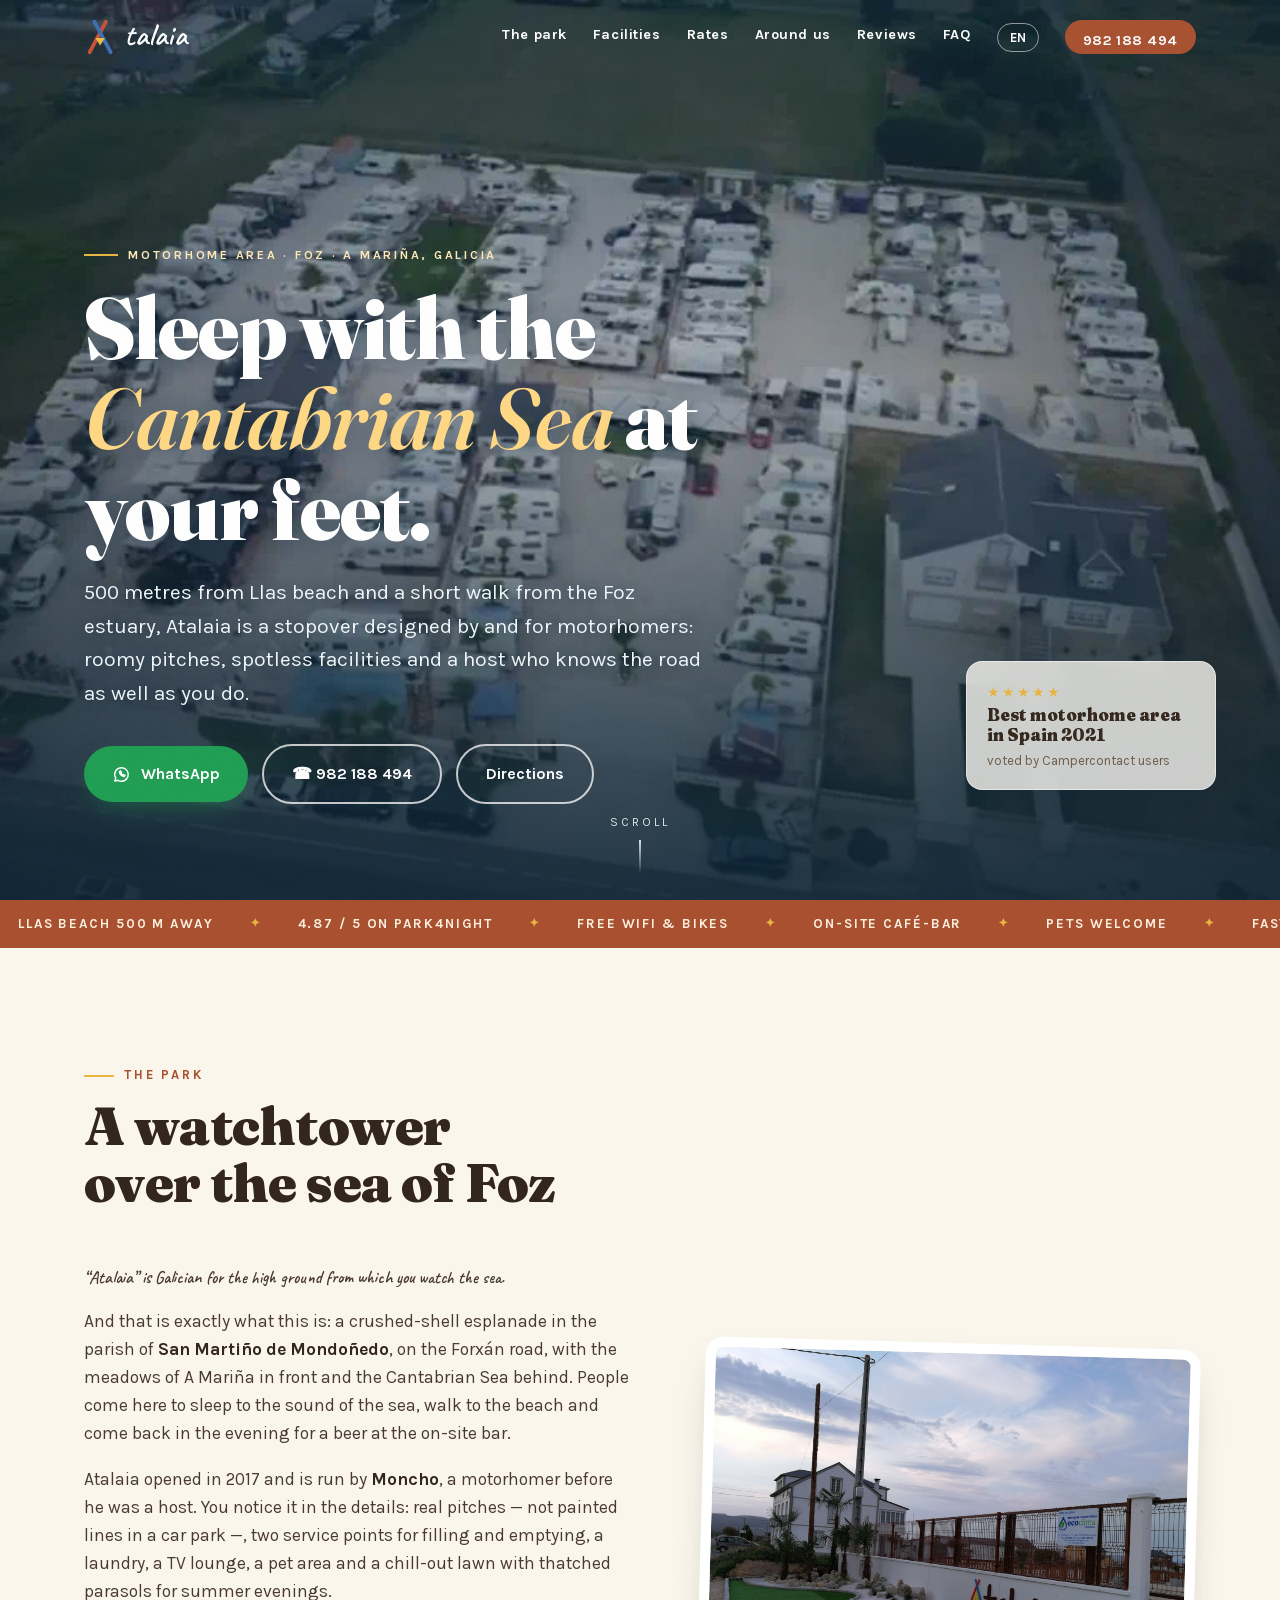
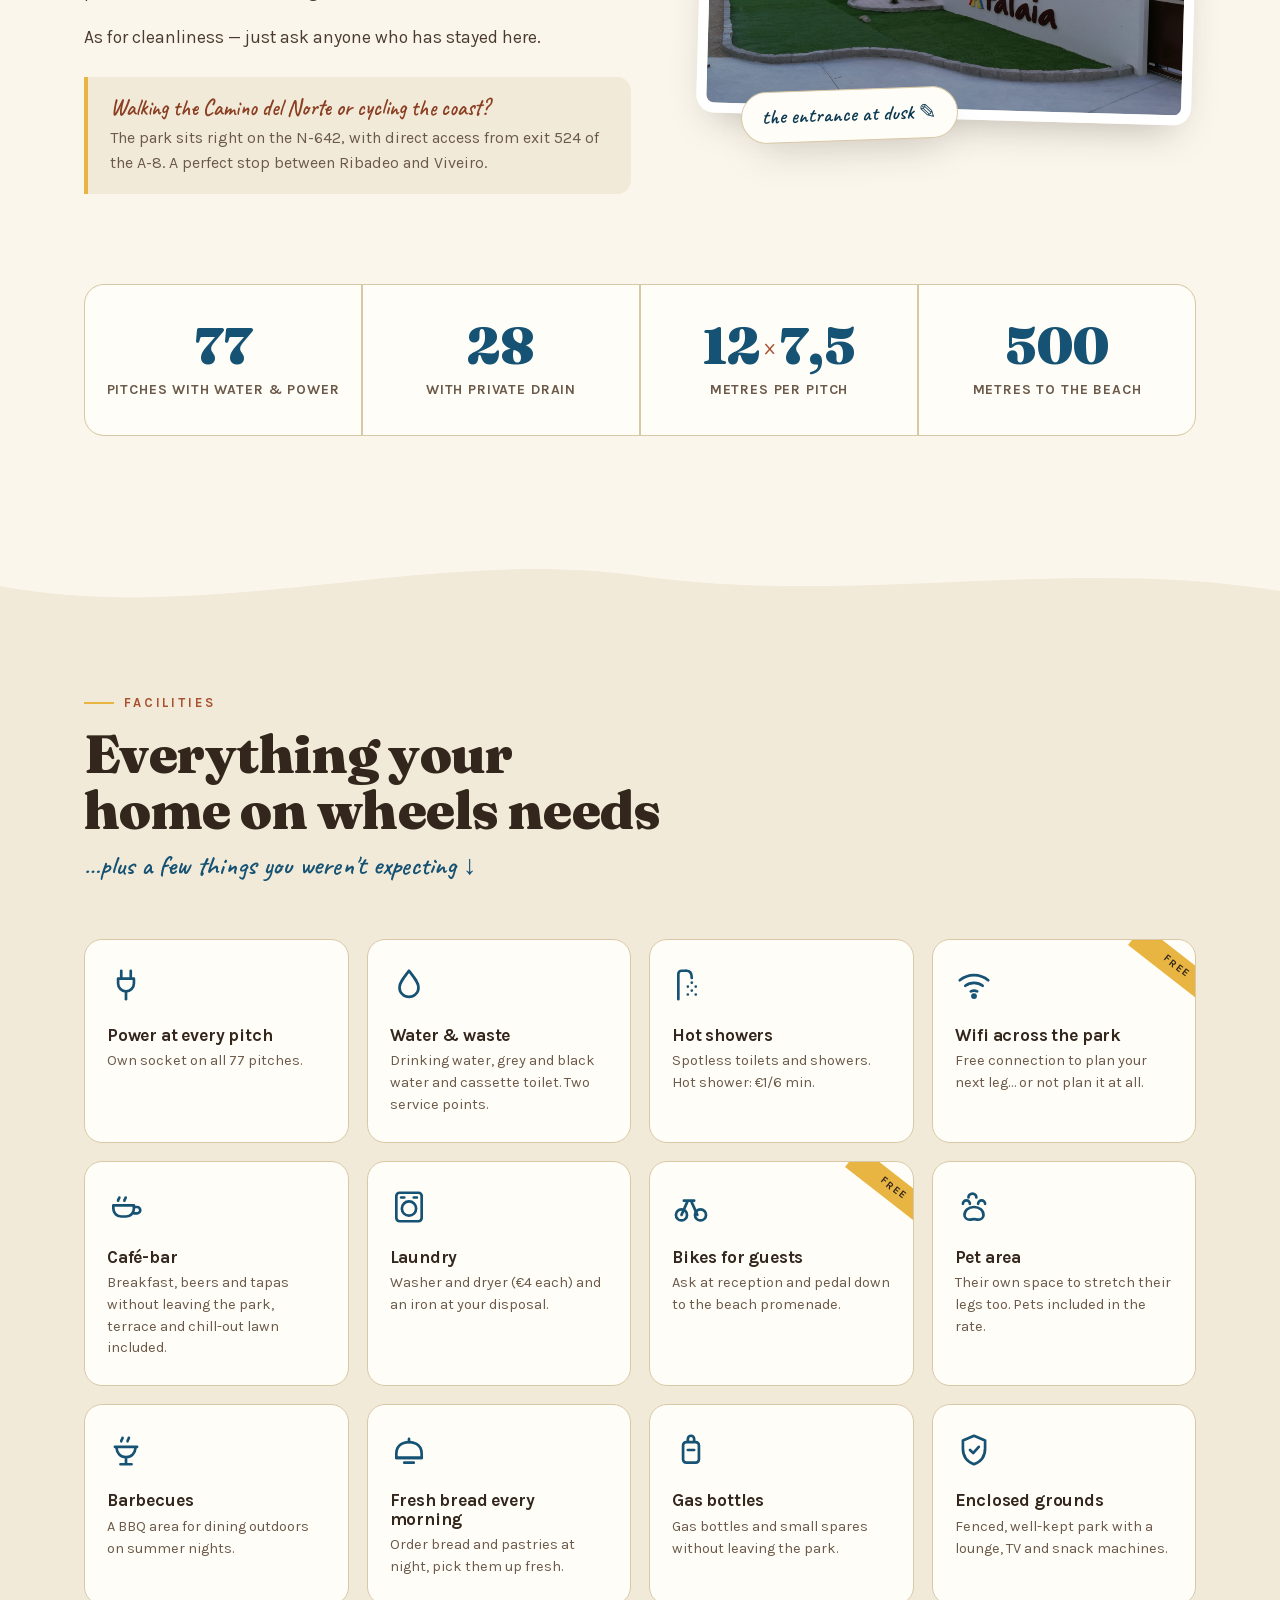
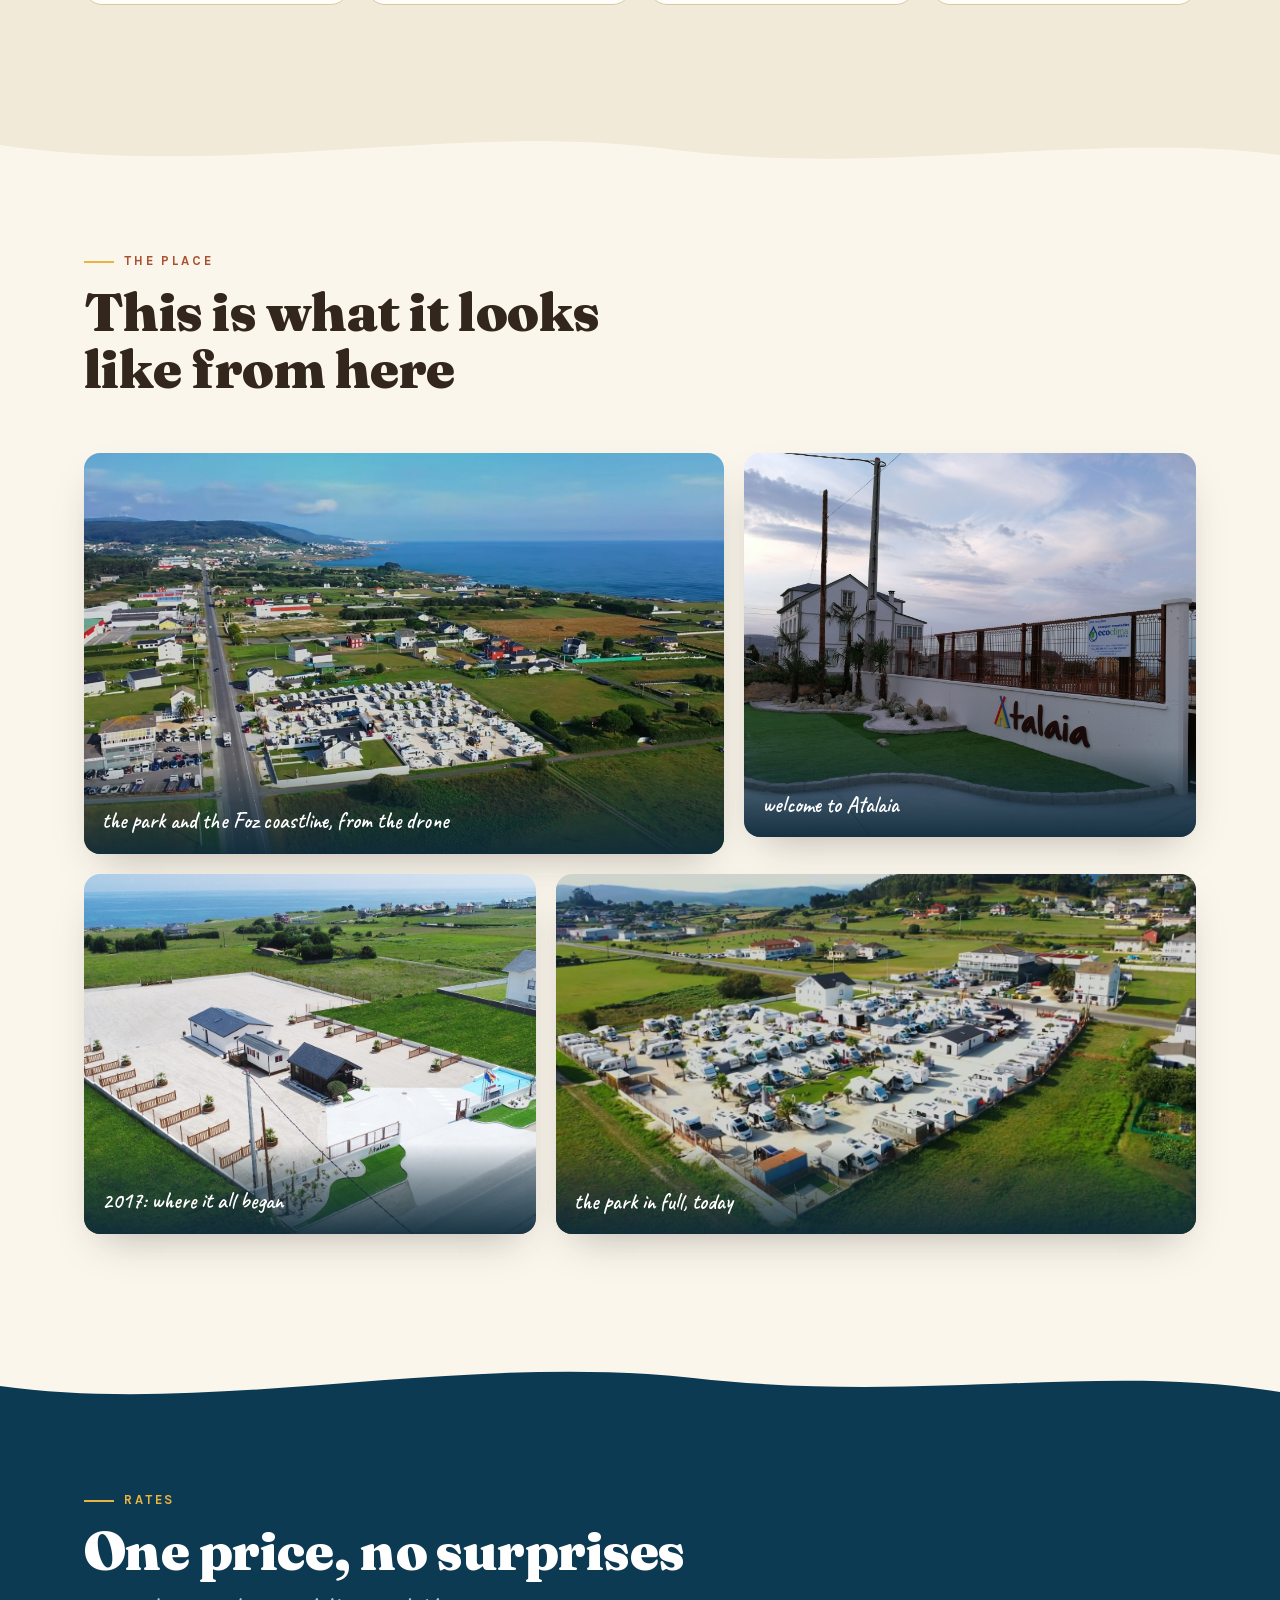
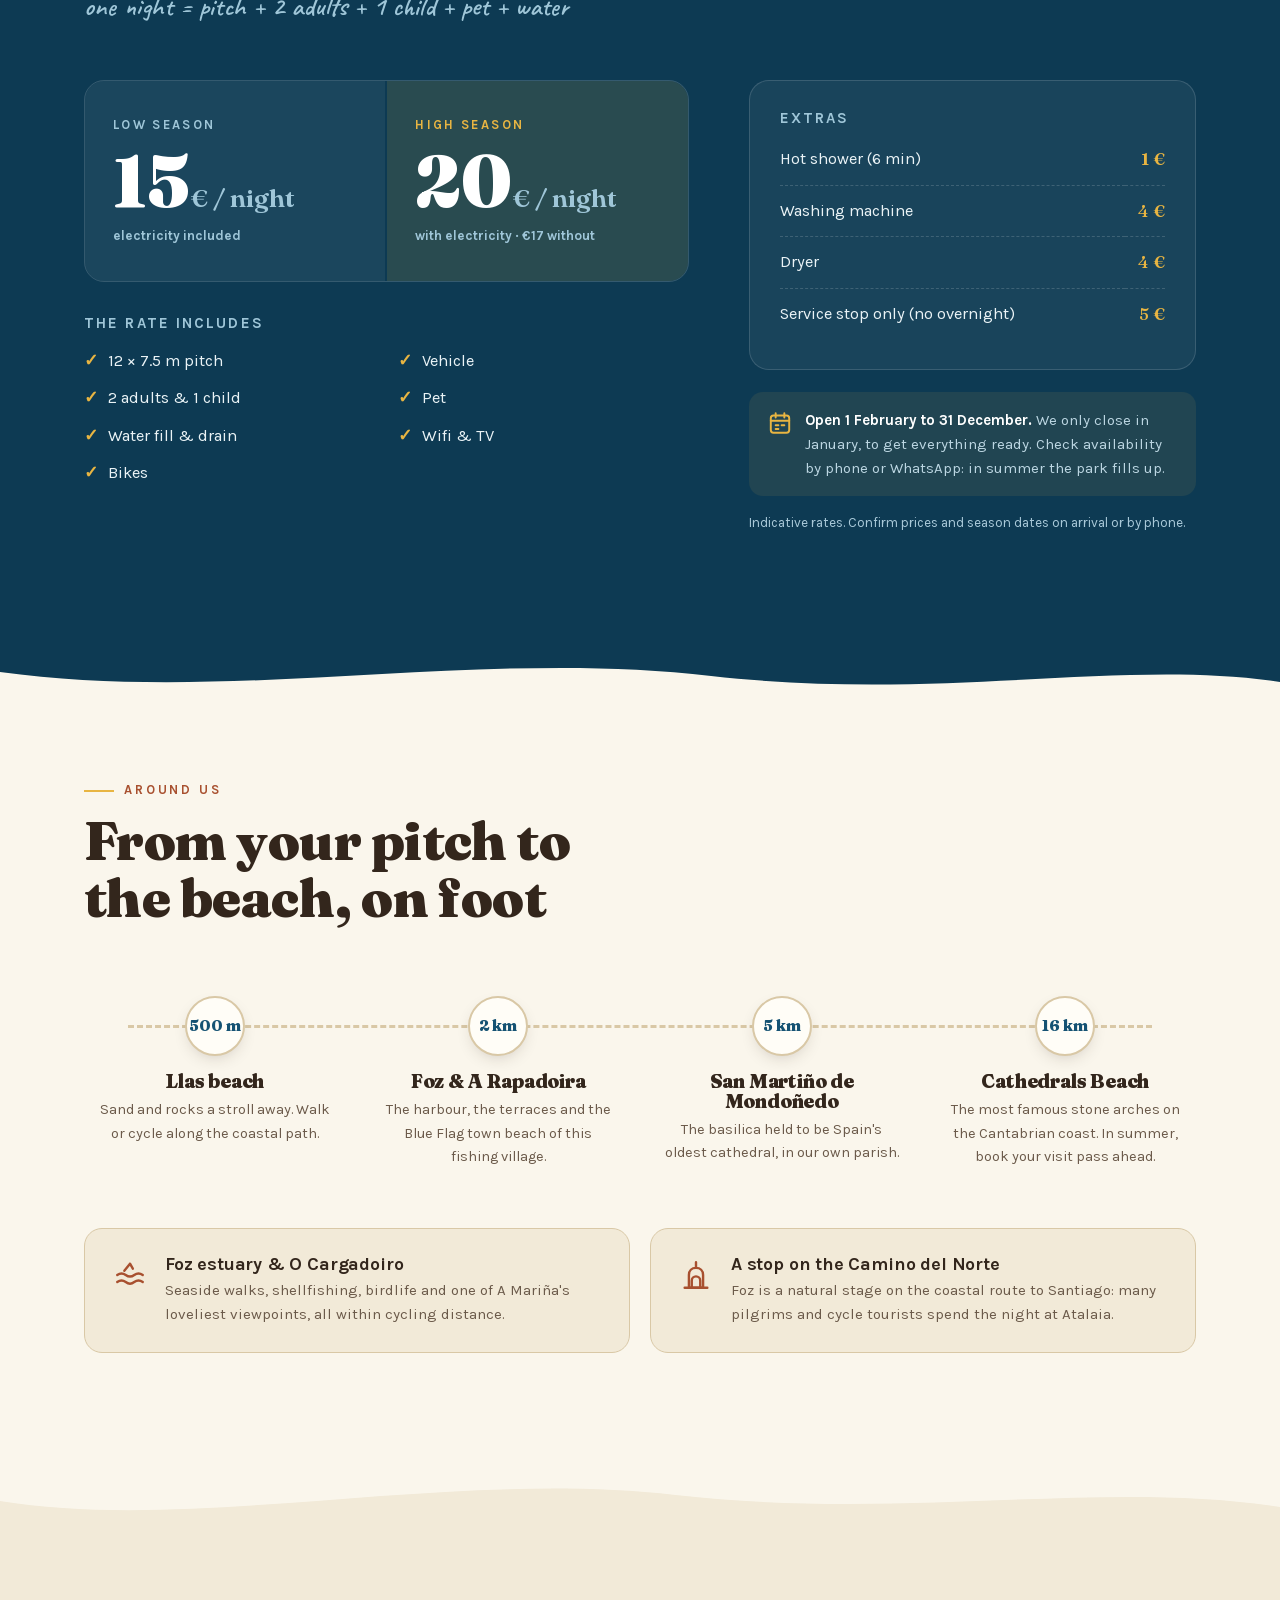
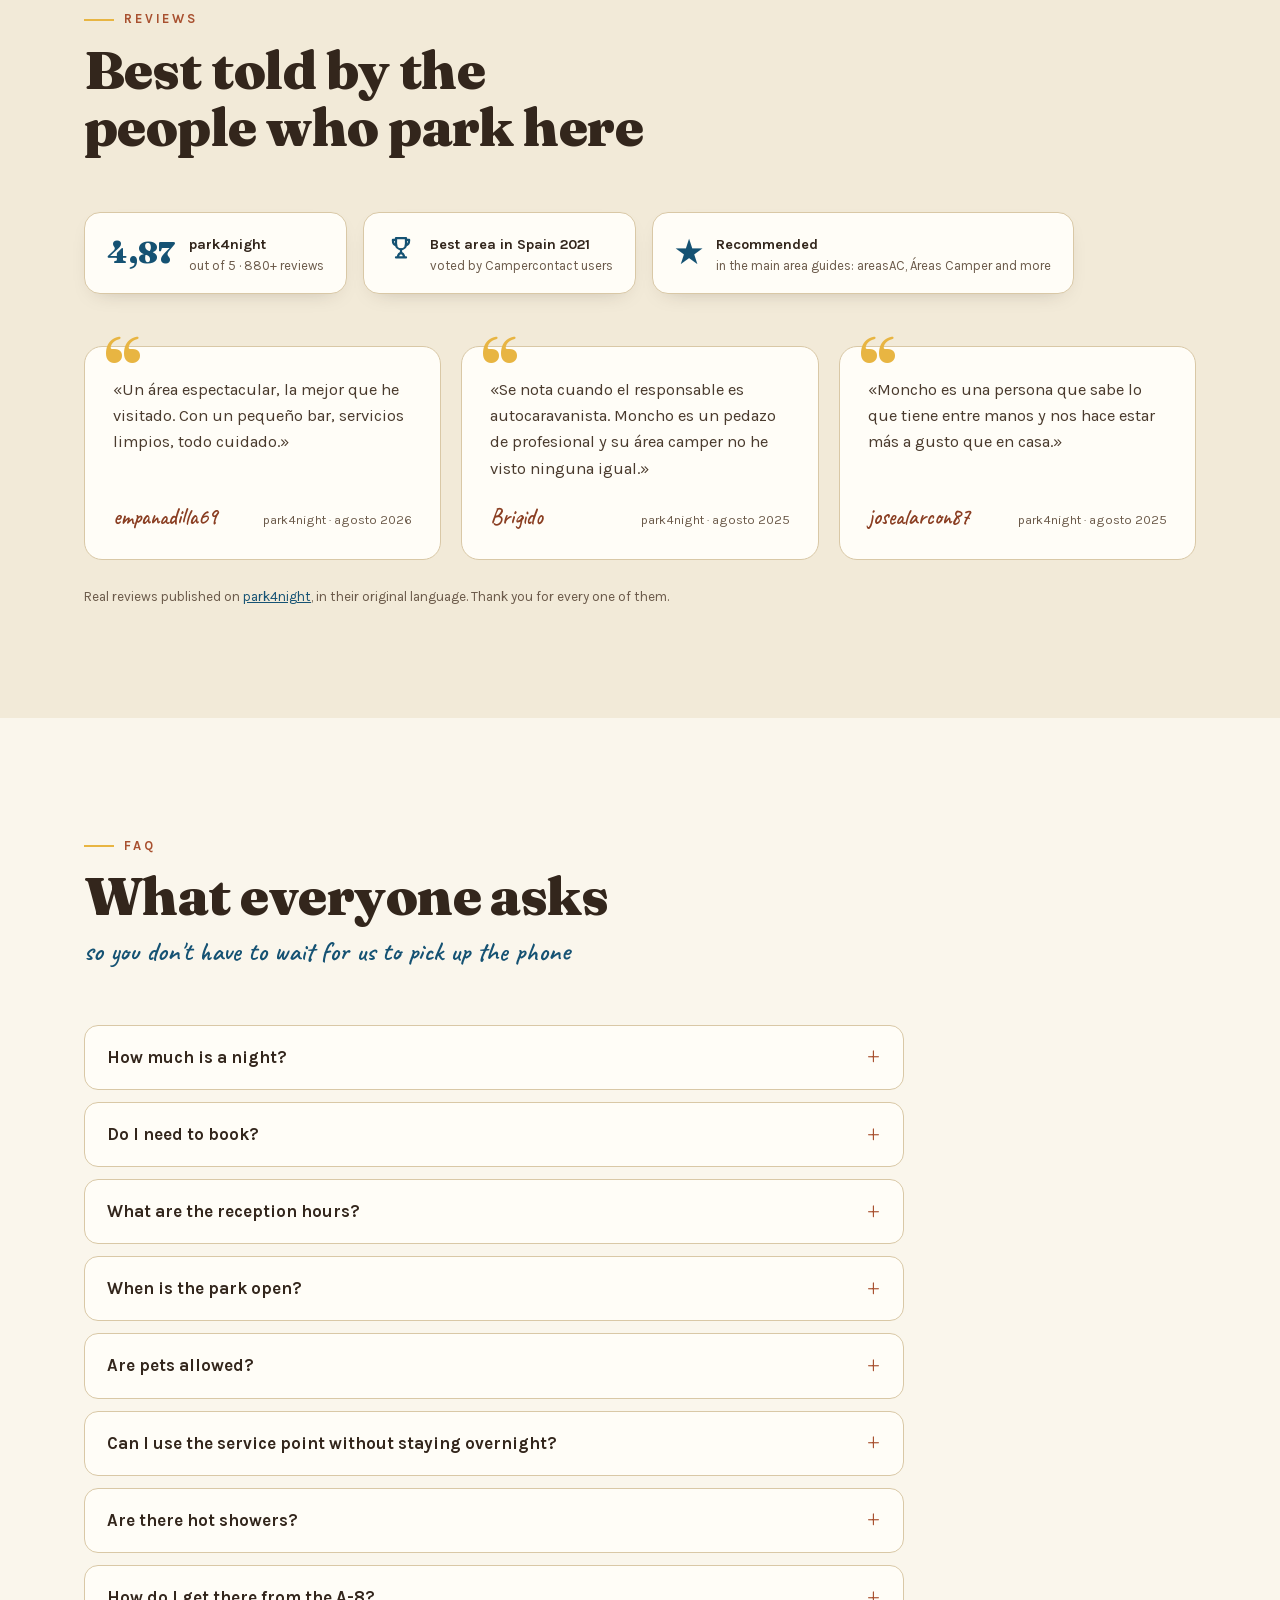
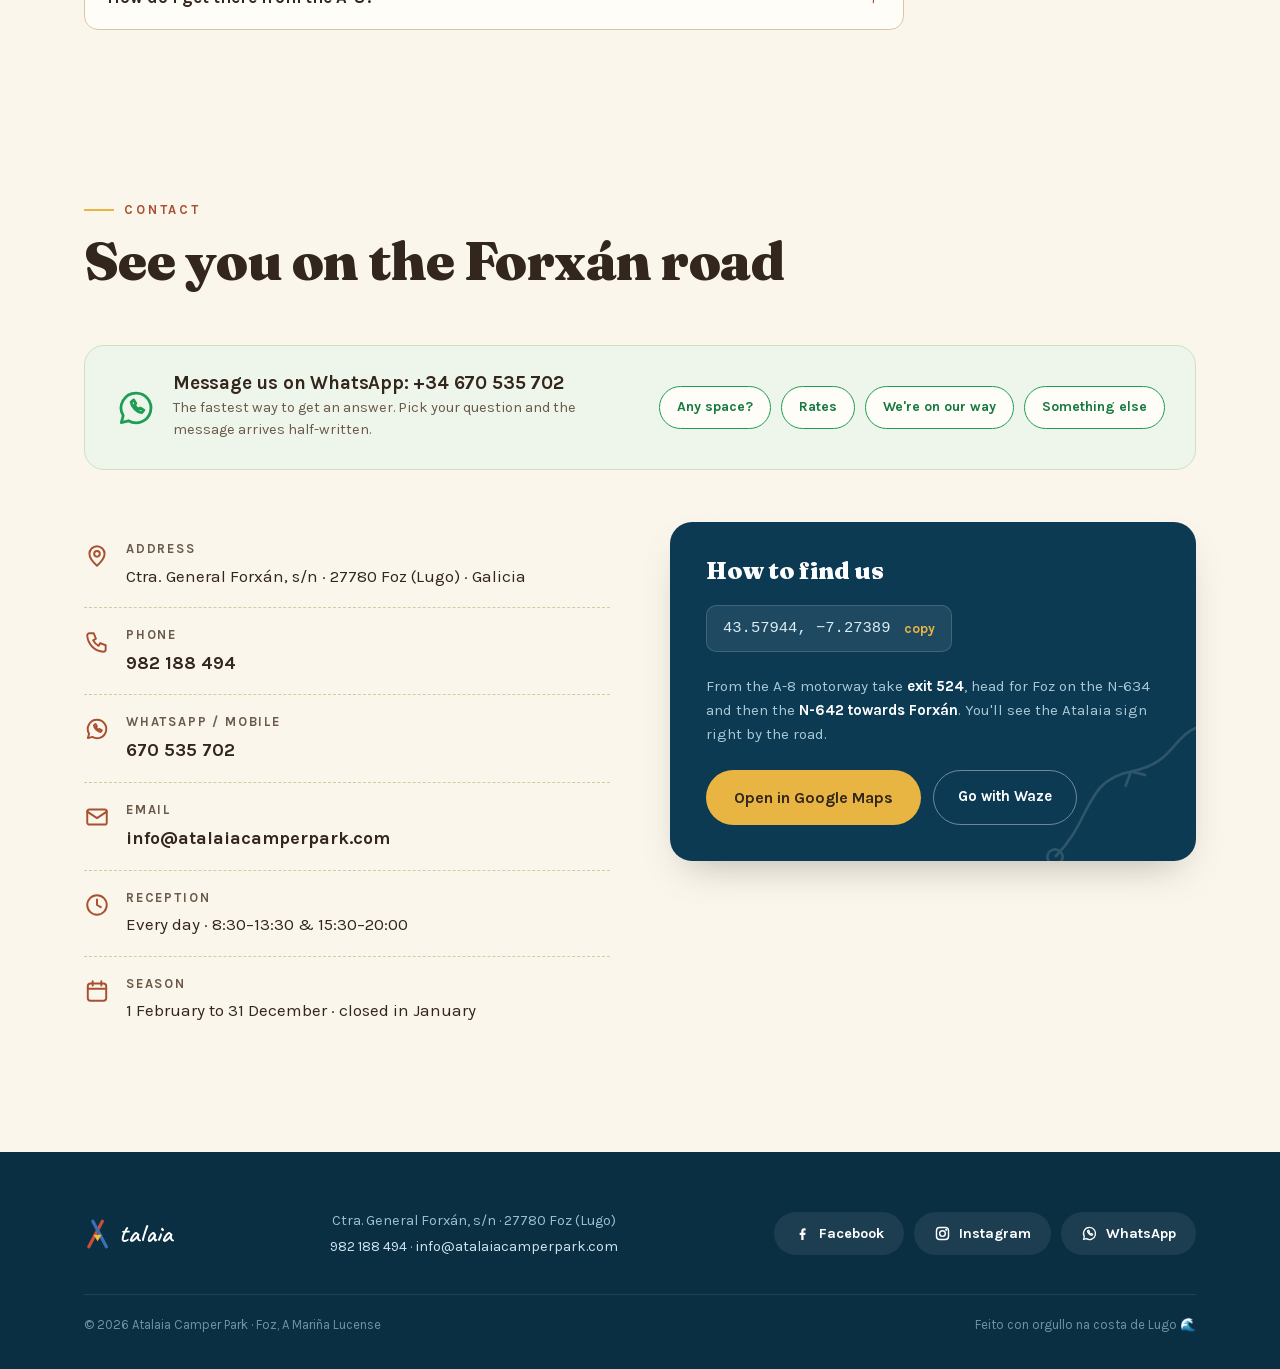
<file: index.html>
<!doctype html>
<html lang="es">
<head>
<meta charset="utf-8">
<meta name="robots" content="noindex, nofollow">
<meta name="viewport" content="width=device-width, initial-scale=1, viewport-fit=cover">
<title>Atalaia Camper Park · Área de autocaravanas en Foz (Lugo), Galicia</title>
<meta name="description" content="Área de autocaravanas a 500 m de la playa de Llas, en Foz (A Mariña, Lugo). 77 parcelas con agua y luz, wifi y bicis gratis, cafetería-bar, lavandería y mascotas bienvenidas. Desde 15 €/noche. Elegida mejor área de España 2021. Tel. 982 188 494 · WhatsApp 670 535 702.">
<link rel="canonical" href="https://atalaiacamperpark.com/">
<meta name="robots" content="index, follow, max-image-preview:large">
<meta name="theme-color" content="#0d3a53">
<meta name="geo.region" content="ES-LU">
<meta name="geo.placename" content="Foz, Lugo">
<meta name="geo.position" content="43.57944;-7.27389">
<meta name="ICBM" content="43.57944, -7.27389">
<meta property="og:url" content="https://atalaiacamperpark.com/">
<meta property="og:site_name" content="Atalaia Camper Park">
<meta property="og:locale" content="es_ES">
<meta property="og:title" content="Atalaia Camper Park · Área de autocaravanas en Foz, Galicia">
<meta property="og:description" content="Duerme con el Cantábrico a los pies. Playa de Llas a 500 m, parcelas amplias con agua y luz, cafetería-bar y anfitrión autocaravanista. Mejor área de España 2021.">
<meta property="og:image" content="https://atalaiacamperpark.com/img/area-costa.jpg">
<meta property="og:image:width" content="1600">
<meta property="og:image:height" content="738">
<meta property="og:type" content="website">
<meta name="twitter:card" content="summary_large_image">
<meta name="twitter:title" content="Atalaia Camper Park · Área de autocaravanas en Foz, Galicia">
<meta name="twitter:description" content="A 500 m de la playa de Llas. Mejor área de autocaravanas de España 2021. Desde 15 €/noche.">
<meta name="twitter:image" content="https://atalaiacamperpark.com/img/area-costa.jpg">
<link rel="preload" as="image" href="img/hero-first.jpg" fetchpriority="high">
<link rel="icon" href='data:image/svg+xml,<svg xmlns="http://www.w3.org/2000/svg" viewBox="0 0 32 32"><path d="M6 28 L20 3" stroke="%23c94f38" stroke-width="3.4" stroke-linecap="round"/><path d="M26 28 L12 3" stroke="%233d6fb4" stroke-width="3.4" stroke-linecap="round"/><path d="M11.5 17 L20.5 17 L16 24 Z" fill="%23eebd3f"/></svg>'>
<link rel="stylesheet" href="fonts.css">
<script type="application/ld+json">
{
  "@context": "https://schema.org",
  "@graph": [
    {
      "@type": "Campground",
      "@id": "https://atalaiacamperpark.com/#campground",
      "name": "Atalaia Camper Park",
      "description": "Área de autocaravanas en Foz (Lugo), a 500 m de la playa de Llas. 77 parcelas con agua y electricidad, 28 con desagüe, cafetería-bar, lavandería, wifi y bicicletas gratis. Elegida mejor área de autocaravanas de España 2021 por los usuarios de Campercontact.",
      "telephone": "+34982188494",
      "email": "info@atalaiacamperpark.com",
      "url": "https://atalaiacamperpark.com/",
      "image": "https://atalaiacamperpark.com/img/area-costa.jpg",
      "priceRange": "15 € – 20 € / noche",
      "currenciesAccepted": "EUR",
      "foundingDate": "2017",
      "address": {
        "@type": "PostalAddress",
        "streetAddress": "Ctra. General Forxán, s/n",
        "addressLocality": "Foz",
        "addressRegion": "Lugo, Galicia",
        "postalCode": "27780",
        "addressCountry": "ES"
      },
      "geo": { "@type": "GeoCoordinates", "latitude": 43.57944, "longitude": -7.27389 },
      "hasMap": "https://www.google.com/maps/search/?api=1&query=43.57944,-7.27389",
      "sameAs": [
        "https://www.facebook.com/Atalaiacamperpark/",
        "https://www.instagram.com/atalaia_camper_park"
      ],
      "contactPoint": [
        { "@type": "ContactPoint", "telephone": "+34982188494", "contactType": "reservations", "availableLanguage": ["es", "gl"] },
        { "@type": "ContactPoint", "telephone": "+34670535702", "contactType": "customer service", "availableLanguage": ["es", "gl"] }
      ],
      "openingHoursSpecification": [
        { "@type": "OpeningHoursSpecification", "dayOfWeek": ["Monday","Tuesday","Wednesday","Thursday","Friday","Saturday","Sunday"], "opens": "08:30", "closes": "13:30" },
        { "@type": "OpeningHoursSpecification", "dayOfWeek": ["Monday","Tuesday","Wednesday","Thursday","Friday","Saturday","Sunday"], "opens": "15:30", "closes": "20:00" }
      ],
      "petsAllowed": true,
      "amenityFeature": [
        { "@type": "LocationFeatureSpecification", "name": "Electricidad en parcela", "value": true },
        { "@type": "LocationFeatureSpecification", "name": "Agua potable y vaciado de aguas grises y negras", "value": true },
        { "@type": "LocationFeatureSpecification", "name": "Duchas de agua caliente", "value": true },
        { "@type": "LocationFeatureSpecification", "name": "WiFi gratis", "value": true },
        { "@type": "LocationFeatureSpecification", "name": "Cafetería-bar", "value": true },
        { "@type": "LocationFeatureSpecification", "name": "Lavandería", "value": true },
        { "@type": "LocationFeatureSpecification", "name": "Bicicletas gratis", "value": true },
        { "@type": "LocationFeatureSpecification", "name": "Zona de mascotas", "value": true },
        { "@type": "LocationFeatureSpecification", "name": "Barbacoas", "value": true },
        { "@type": "LocationFeatureSpecification", "name": "Venta de gas", "value": true }
      ]
    },
    {
      "@type": "FAQPage",
      "@id": "https://atalaiacamperpark.com/#faq",
      "mainEntity": [
        {
          "@type": "Question",
          "name": "¿Cuánto cuesta la noche en Atalaia Camper Park?",
          "acceptedAnswer": { "@type": "Answer", "text": "15 € por noche en temporada baja, con electricidad incluida. En temporada alta, 17 € sin electricidad o 20 € con electricidad. El precio incluye parcela de 12 × 7,5 m, vehículo, 2 adultos, 1 niño, mascota, llenado y vaciado de aguas, wifi, TV y bicicletas." }
        },
        {
          "@type": "Question",
          "name": "¿Hace falta reservar?",
          "acceptedAnswer": { "@type": "Answer", "text": "Lo más rápido es consultar disponibilidad por WhatsApp (670 535 702) o por teléfono (982 188 494). En verano y puentes el área se llena." }
        },
        {
          "@type": "Question",
          "name": "¿Cuál es el horario de recepción?",
          "acceptedAnswer": { "@type": "Answer", "text": "Todos los días de 8:30 a 13:30 y de 15:30 a 20:00." }
        },
        {
          "@type": "Question",
          "name": "¿Cuándo está abierto el área?",
          "acceptedAnswer": { "@type": "Answer", "text": "Del 1 de febrero al 31 de diciembre. Solo cierra en enero." }
        },
        {
          "@type": "Question",
          "name": "¿Se admiten mascotas?",
          "acceptedAnswer": { "@type": "Answer", "text": "Sí. La mascota está incluida en la tarifa y el área cuenta con una zona propia para ellas." }
        },
        {
          "@type": "Question",
          "name": "¿Puedo llenar y vaciar aguas sin quedarme a dormir?",
          "acceptedAnswer": { "@type": "Answer", "text": "Sí, el cambio de aguas de paso cuesta 5 €." }
        },
        {
          "@type": "Question",
          "name": "¿Hay duchas de agua caliente?",
          "acceptedAnswer": { "@type": "Answer", "text": "Sí. Los baños están incluidos y la ducha de agua caliente cuesta 1 € por 6 minutos." }
        },
        {
          "@type": "Question",
          "name": "¿Cómo se llega desde la A-8?",
          "acceptedAnswer": { "@type": "Answer", "text": "Toma la salida 524 de la A-8, sigue hacia Foz por la N-634 y después la N-642 dirección Forxán. El área está a pie de carretera (GPS: 43.57944, -7.27389)." }
        }
      ]
    }
  ]
}
</script>
<style>
/* ============================================================
   ATALAIA CAMPER PARK — Foz · A Mariña Lucense
   Paleta tomada del propio recinto: arena de conchilla,
   valla de óxido, mar Cantábrico y el tipi rojo-azul-amarillo
   del rótulo de la entrada.
   ============================================================ */
:root{
  --sand-50:#faf6ec;
  --sand-100:#f2ead8;
  --sand-200:#e6d8bc;
  --sand-line:#d9c8a6;
  --ink:#33261c;
  --ink-soft:#6b5a4a;
  --rust:#a8502f;
  --rust-deep:#8a3e22;
  --sea:#155273;
  --sea-deep:#0d3a53;
  --sea-ink:#0a2e42;
  --sun:#e8b542;
  --grass:#5d7f47;
  --paper:#fffdf7;
  --shadow:0 18px 40px -18px rgba(51,38,28,.35);
  --f-display:"Fraunces", Georgia, serif;
  --f-body:"Karla", "Helvetica Neue", sans-serif;
  --f-hand:"Caveat", cursive;
}
*{margin:0;padding:0;box-sizing:border-box}
html{scroll-behavior:smooth}
body{
  font-family:var(--f-body);
  color:var(--ink);
  background:var(--sand-50);
  line-height:1.6;
  font-size:17px;
  overflow-x:hidden;
}
::selection{background:var(--sun);color:var(--ink)}
img{max-width:100%;height:auto;display:block}
a{color:var(--rust)}
h1,h2,h3{font-family:var(--f-display);line-height:1.05;font-weight:900;letter-spacing:-.01em}

/* grano sutil sobre toda la página */
body::after{
  content:"";position:fixed;inset:0;pointer-events:none;z-index:2000;opacity:.045;
  background-image:url('data:image/svg+xml,<svg xmlns="http://www.w3.org/2000/svg" width="180" height="180"><filter id="n"><feTurbulence type="fractalNoise" baseFrequency=".9" numOctaves="2"/></filter><rect width="180" height="180" filter="url(%23n)" opacity="1"/></svg>');
}

.wrap{max-width:1160px;margin:0 auto;padding:0 24px}

/* ---------- animaciones de aparición ---------- */
.reveal{opacity:0;transform:translateY(26px)}
.reveal.in{opacity:1;transform:none;transition:opacity .8s cubic-bezier(.2,.65,.3,1),transform .8s cubic-bezier(.2,.65,.3,1);transition-delay:var(--d,0s)}
@media (prefers-reduced-motion: reduce){
  .reveal{opacity:1;transform:none}
  *{animation-duration:.01s !important;animation-iteration-count:1 !important}
}

/* ---------- navegación ---------- */
.nav{
  position:fixed;top:0;left:0;right:0;z-index:100;
  padding:18px 0;transition:background .35s,box-shadow .35s,padding .35s;
}
.nav.solid{background:#faf6ec;box-shadow:0 1px 0 var(--sand-line);padding:10px 0}
.nav .wrap{display:flex;align-items:center;gap:28px}
.brand{display:flex;align-items:center;gap:8px;text-decoration:none;flex-shrink:0}
.brand svg{height:38px;width:auto}
.brand .word{font-family:var(--f-hand);font-weight:600;font-size:30px;color:#fff;letter-spacing:.01em;transition:color .35s;line-height:1;transform:translateY(-2px)}
.nav.solid .brand .word{color:var(--rust-deep)}
.nav-links{display:flex;gap:26px;margin-left:auto;align-items:center}
.nav-links a{
  color:#fff;text-decoration:none;font-weight:700;font-size:14.5px;letter-spacing:.04em;
  border-bottom:2px solid transparent;padding-bottom:2px;transition:color .35s,border-color .2s;
}
.nav.solid .nav-links a{color:var(--ink)}
.nav-links a:hover{border-color:var(--sun)}
.nav-tel{
  background:var(--rust);color:#fff !important;padding:9px 18px;border-radius:999px;
  border:none !important;transition:background .2s,transform .2s;
}
.nav-tel:hover{background:var(--rust-deep);transform:translateY(-1px)}
.burger{display:none;margin-left:auto;background:none;border:0;cursor:pointer;padding:6px;position:relative;z-index:130}
.burger span{display:block;width:26px;height:3px;border-radius:2px;background:#fff;margin:5px 0;transition:transform .3s,opacity .3s,background .35s}
.nav.solid .burger span{background:var(--ink)}
@media (max-width:1050px){
  body.menu-open{overflow:hidden}
  body.menu-open .nav{background:transparent;box-shadow:none;backdrop-filter:none;-webkit-backdrop-filter:none}
  .nav-links{
    position:fixed;inset:0;flex-direction:column;justify-content:center;gap:30px;
    background:var(--sea-ink);transform:translateX(100%);transition:transform .4s cubic-bezier(.7,0,.3,1);
  }
  .nav-links a{color:#fff !important;font-size:22px}
  body.menu-open .nav-links{transform:none}
  body.menu-open .nav .burger span{background:#fff}
  body.menu-open .burger span:nth-child(1){transform:translateY(8px) rotate(45deg)}
  body.menu-open .burger span:nth-child(2){opacity:0}
  body.menu-open .burger span:nth-child(3){transform:translateY(-8px) rotate(-45deg)}
  .burger{display:block}
}

/* ---------- hero ---------- */
.hero{position:relative;min-height:100svh;display:flex;align-items:flex-end;isolation:isolate;overflow:hidden}
.hero-bg{position:absolute;inset:0;z-index:-2}
.hero-bg img{width:100%;height:100%;object-fit:cover}
@keyframes kenburns{from{transform:scale(1.14) translateY(-1.5%)}to{transform:scale(1)}}
.hero-vid{position:absolute;inset:0;width:100%;height:100%;object-fit:cover;opacity:0;transition:opacity 1.4s ease}
.hero-vid.on{opacity:1}
.hero::before{
  content:"";position:absolute;inset:0;z-index:-1;
  background:
    radial-gradient(130% 130% at 50% 38%, transparent 55%, rgba(9,34,50,.42) 100%),
    linear-gradient(180deg,rgba(10,46,66,.52) 0%,rgba(11,44,62,.34) 42%,rgba(9,34,50,.86) 100%);
}
.hero-grain{
  position:absolute;inset:0;z-index:-1;pointer-events:none;opacity:.11;mix-blend-mode:overlay;
  background-image:url('data:image/svg+xml,<svg xmlns="http://www.w3.org/2000/svg" width="160" height="160"><filter id="g"><feTurbulence type="fractalNoise" baseFrequency=".8" numOctaves="2"/></filter><rect width="160" height="160" filter="url(%23g)" opacity="1"/></svg>');
}
.hero-inner{width:100%;padding:120px 24px 96px}
.kicker{
  display:inline-flex;align-items:center;gap:10px;color:#ffe9b8;font-weight:700;
  letter-spacing:.22em;text-transform:uppercase;font-size:12.5px;margin-bottom:18px;
}
.kicker::before{content:"";width:34px;height:2px;background:var(--sun)}
.hero h1{
  color:#fff;font-size:clamp(42px,7.2vw,86px);max-width:11.5ch;
  text-shadow:0 3px 30px rgba(10,40,60,.45);
}
.hero h1 em{font-style:italic;font-weight:600;color:#ffd884}
.hero p.lead{
  color:#eef6f9;font-size:clamp(17px,2vw,21px);max-width:52ch;margin:22px 0 34px;
  text-shadow:0 1px 14px rgba(10,40,60,.5);
}
.hero-ctas{display:flex;gap:14px;flex-wrap:wrap;align-items:center}
.btn{
  display:inline-flex;align-items:center;gap:10px;text-decoration:none;font-weight:700;
  padding:15px 28px;border-radius:999px;font-size:16px;transition:transform .2s,background .2s,box-shadow .2s;
}
.btn-sun{background:var(--sun);color:var(--ink);box-shadow:0 10px 26px -10px rgba(232,181,66,.7)}
.btn-sun:hover{transform:translateY(-2px);background:#f2c356}
.btn-ghost{border:2px solid rgba(255,255,255,.75);color:#fff}
.btn-ghost:hover{background:rgba(255,255,255,.14);transform:translateY(-2px)}
.hero-award{
  position:absolute;right:5%;bottom:110px;z-index:5;
  background:rgba(255,253,247,.78);-webkit-backdrop-filter:blur(14px) saturate(1.3);backdrop-filter:blur(14px) saturate(1.3);
  border-radius:16px;padding:16px 20px;box-shadow:0 18px 40px -18px rgba(9,34,50,.5);
  transform:rotate(2.5deg);max-width:250px;border:1px solid rgba(255,255,255,.55);
}
.hero-award b{font-family:var(--f-display);font-weight:900;font-size:17px;display:block;line-height:1.2}
.hero-award small{color:var(--ink-soft);font-size:13px}
.hero-award .stars{color:var(--sun);letter-spacing:2px;font-size:14px}
@media (max-width:820px){.hero-award{display:none}}
.scroll-hint{
  position:absolute;left:50%;bottom:26px;transform:translateX(-50%);
  color:#fff;font-size:12px;letter-spacing:.25em;text-transform:uppercase;opacity:.85;
  display:flex;flex-direction:column;align-items:center;gap:8px;text-decoration:none;
}
.scroll-hint::after{content:"";width:1.5px;height:34px;background:linear-gradient(#fff,transparent);animation:drip 1.8s ease-in-out infinite}
@keyframes drip{0%{transform:scaleY(.2);transform-origin:top}55%{transform:scaleY(1);transform-origin:top}56%{transform-origin:bottom}100%{transform:scaleY(.15);transform-origin:bottom}}

/* ---------- cinta marquesina ---------- */
.ticker{background:var(--rust);color:#fbeedd;overflow:hidden;padding:13px 0;position:relative;z-index:6}
.ticker-track{display:flex;gap:0;width:max-content;animation:ticker 32s linear infinite}
.ticker:hover .ticker-track{animation-play-state:paused}
.ticker span{white-space:nowrap;font-weight:700;letter-spacing:.14em;text-transform:uppercase;font-size:13.5px;padding:0 18px;display:inline-flex;align-items:center;gap:36px}
.ticker span::after{content:"✦";color:var(--sun);font-size:12px}
@keyframes ticker{to{transform:translateX(-50%)}}

/* ---------- secciones ---------- */
section{position:relative}
.sec{padding:110px 0}
.sec-head{margin-bottom:56px;position:relative}
.overline{color:var(--rust);font-weight:800;letter-spacing:.22em;text-transform:uppercase;font-size:13px;display:inline-flex;align-items:center;gap:10px}
.overline::before{content:"";width:30px;height:2px;background:var(--sun)}
.sec-head h2{font-size:clamp(32px,4.6vw,54px);margin-top:12px;max-width:20ch;text-wrap:balance}
.hand{font-family:var(--f-hand);font-weight:600;color:var(--sea);font-size:clamp(20px,2.4vw,27px);line-height:1.25}

/* ---------- el área ---------- */
.area-grid{display:grid;grid-template-columns:1.05fr .95fr;gap:70px;align-items:center}
@media (max-width:900px){.area-grid{grid-template-columns:1fr;gap:48px}}
.area-copy p{margin-bottom:18px;color:#4a3b2e;font-size:17.5px}
.area-copy p b{color:var(--ink)}
.area-note{
  margin-top:26px;padding:18px 22px;background:var(--sand-100);border-left:4px solid var(--sun);
  border-radius:0 14px 14px 0;font-size:16px;color:var(--ink-soft);
}
.area-note .hand{font-size:22px;display:block;margin-bottom:2px;color:var(--rust-deep)}
.area-photo{position:relative}
.area-photo .ph-main{
  border-radius:18px;box-shadow:var(--shadow);transform:rotate(1.6deg);
  border:10px solid #fff;transition:transform .5s cubic-bezier(.2,.65,.3,1);
}
.area-photo:hover .ph-main{transform:rotate(.4deg) scale(1.015)}
.area-photo .ph-caption{
  position:absolute;bottom:-22px;left:8%;background:var(--paper);padding:8px 20px;border-radius:999px;
  font-family:var(--f-hand);font-size:21px;color:var(--sea-deep);box-shadow:var(--shadow);
  transform:rotate(-2deg);border:1px solid var(--sand-line);
}
.stats{display:grid;grid-template-columns:repeat(4,1fr);gap:2px;margin-top:90px;background:var(--sand-line);border-radius:20px;overflow:hidden;border:1px solid var(--sand-line)}
@media (max-width:760px){.stats{grid-template-columns:repeat(2,1fr)}}
.stat{background:var(--paper);padding:34px 20px;text-align:center;transition:background .3s}
.stat:hover{background:#fff}
.stat .num{font-family:var(--f-display);font-weight:900;font-size:clamp(36px,4.5vw,52px);color:var(--sea);line-height:1}
.stat .num .x{font-size:.5em;font-weight:600;color:var(--rust);vertical-align:.22em;margin:0 3px}
.stat .lbl{margin-top:8px;font-size:14px;font-weight:700;letter-spacing:.06em;text-transform:uppercase;color:var(--ink-soft)}

/* ---------- servicios ---------- */
.sec-servicios{background:var(--sand-100)}
.svc-grid{display:grid;grid-template-columns:repeat(4,1fr);gap:18px}
@media (max-width:980px){.svc-grid{grid-template-columns:repeat(3,1fr)}}
@media (max-width:680px){.svc-grid{grid-template-columns:repeat(2,1fr)}}
.svc{
  background:var(--paper);border:1px solid var(--sand-line);border-radius:18px;padding:26px 22px;
  transition:transform .3s cubic-bezier(.2,.65,.3,1),box-shadow .3s;position:relative;overflow:hidden;
}
.svc:hover{transform:translateY(-5px) rotate(-.4deg);box-shadow:var(--shadow)}
.svc svg{width:38px;height:38px;stroke:var(--sea);stroke-width:1.7;fill:none;stroke-linecap:round;stroke-linejoin:round;margin-bottom:14px}
.svc:hover svg{stroke:var(--rust)}
.svc h3{font-size:17.5px;font-weight:600;font-family:var(--f-body);font-weight:800;margin-bottom:6px}
.svc p{font-size:14.5px;color:var(--ink-soft);line-height:1.5}
.svc .free{
  position:absolute;top:14px;right:-32px;background:var(--sun);color:var(--ink);font-size:10.5px;
  font-weight:800;letter-spacing:.12em;padding:4px 36px;transform:rotate(38deg);text-transform:uppercase;
}

/* ---------- galería ---------- */
.gal-grid{display:grid;grid-template-columns:repeat(12,1fr);gap:20px}
.gal-item{position:relative;border-radius:16px;overflow:hidden;cursor:zoom-in;box-shadow:var(--shadow)}
.gal-item img{width:100%;height:100%;object-fit:cover;transition:transform .8s cubic-bezier(.2,.65,.3,1)}
.gal-item:hover img{transform:scale(1.06)}
.gal-item figcaption{
  position:absolute;left:0;right:0;bottom:0;padding:40px 18px 14px;color:#fff;
  font-family:var(--f-hand);font-size:22px;
  background:linear-gradient(180deg,transparent,rgba(13,42,58,.45) 40%,rgba(13,42,58,.92));
}
.g1{grid-column:span 7;aspect-ratio:16/10}
.g2{grid-column:span 5;aspect-ratio:4/3.4}
.g3{grid-column:span 5;aspect-ratio:1.255}
.g4{grid-column:span 7;aspect-ratio:16/9}
@media (max-width:720px){.g1,.g2,.g3,.g4{grid-column:span 12;aspect-ratio:16/10}}
dialog.lightbox{border:0;background:rgba(20,14,9,.92);max-width:100vw;max-height:100vh;width:100vw;height:100vh;display:grid;place-items:center;padding:4vmin}
dialog.lightbox:not([open]){display:none}
dialog.lightbox img{max-width:92vw;max-height:86vh;border-radius:10px;box-shadow:0 30px 80px rgba(0,0,0,.5)}
dialog.lightbox::backdrop{background:transparent}
.lb-close{position:fixed;top:20px;right:24px;background:none;border:0;color:#fff;font-size:38px;cursor:pointer;line-height:1}

/* ---------- tarifas ---------- */
.sec-tarifas{background:var(--sea-deep);color:#eaf3f6}
.sec-tarifas .overline{color:var(--sun)}
.sec-tarifas .sec-head h2{color:#fff}
.sec-tarifas .hand{color:#9fc6d8}
.tarifa-grid{display:grid;grid-template-columns:1.15fr .85fr;gap:60px;align-items:start}
@media (max-width:900px){.tarifa-grid{grid-template-columns:1fr;gap:44px}}
.precios{display:flex;gap:2px;border-radius:20px;overflow:hidden;border:1px solid rgba(255,255,255,.16)}
.precio{flex:1;padding:34px 28px;background:rgba(255,255,255,.06)}
.precio.alta{background:rgba(232,181,66,.13)}
.precio .temp{font-size:13px;font-weight:800;letter-spacing:.18em;text-transform:uppercase;color:#9fc6d8}
.precio.alta .temp{color:var(--sun)}
.precio .eur{font-family:var(--f-display);font-weight:900;font-size:clamp(52px,6vw,72px);line-height:1;color:#fff;margin:10px 0 2px;white-space:nowrap}
.precio .eur small{font-size:.35em;font-weight:600;color:#9fc6d8}
.precio .elec{margin-top:8px;font-size:13.5px;font-weight:700;color:#9fc6d8}
.incluye{margin-top:34px}
.incluye h3{font-family:var(--f-body);font-weight:800;font-size:15px;letter-spacing:.14em;text-transform:uppercase;color:#9fc6d8;margin-bottom:16px}
.incluye ul{list-style:none;display:grid;grid-template-columns:1fr 1fr;gap:11px 24px}
@media (max-width:560px){.incluye ul{grid-template-columns:1fr}}
.incluye li{display:flex;gap:10px;align-items:baseline;font-size:16.5px}
.incluye li::before{content:"✓";color:var(--sun);font-weight:800}
.extras{background:rgba(255,255,255,.05);border:1px solid rgba(255,255,255,.14);border-radius:20px;padding:30px}
.extras h3{font-family:var(--f-body);font-weight:800;font-size:15px;letter-spacing:.14em;text-transform:uppercase;color:#9fc6d8;margin-bottom:8px}
.extras table{width:100%;border-collapse:collapse;font-size:16.5px}
.extras td{padding:12px 0;border-bottom:1px dashed rgba(255,255,255,.16)}
.extras tr:last-child td{border:0}
.extras td:last-child{text-align:right;font-family:var(--f-display);font-weight:600;color:var(--sun);white-space:nowrap}
.temporada{
  margin-top:22px;display:flex;gap:12px;align-items:flex-start;font-size:15px;color:#bcd6e2;
  background:rgba(232,181,66,.09);border-radius:14px;padding:16px 18px;
}
.temporada b{color:#fff}
.nota-tarifa{margin-top:16px;font-size:13.5px;color:#a9c9d9}

/* ---------- entorno ---------- */
.ruta{position:relative;margin:70px 0 54px}
.ruta-line{position:absolute;top:29px;left:4%;right:4%;border-top:3px dashed var(--sand-line);z-index:0}
.ruta-stops{display:grid;grid-template-columns:repeat(4,1fr);gap:22px;position:relative;z-index:1}
@media (max-width:860px){
  .ruta-line{display:none}
  .ruta-stops{grid-template-columns:1fr 1fr}
}
@media (max-width:540px){.ruta-stops{grid-template-columns:1fr}}
.stop{text-align:center}
.stop .pin{
  width:60px;height:60px;margin:0 auto 16px;border-radius:50%;background:var(--paper);
  border:2px solid var(--sand-line);display:grid;place-items:center;
  font-family:var(--f-display);font-weight:900;color:var(--sea);font-size:15px;
  box-shadow:0 6px 18px -8px rgba(51,38,28,.3);transition:transform .3s,border-color .3s;
}
.stop:hover .pin{transform:translateY(-4px) scale(1.06);border-color:var(--sun)}
.stop h3{font-size:19px;margin-bottom:6px}
.stop p{font-size:14.5px;color:var(--ink-soft);max-width:26ch;margin:0 auto}
.entorno-extra{
  display:grid;grid-template-columns:1fr 1fr;gap:20px;margin-top:60px;
}
@media (max-width:760px){.entorno-extra{grid-template-columns:1fr}}
.ent-card{
  background:var(--sand-100);border-radius:18px;padding:26px 28px;border:1px solid var(--sand-line);
  display:flex;gap:18px;align-items:flex-start;
}
.ent-card svg{width:34px;height:34px;flex-shrink:0;stroke:var(--rust);stroke-width:1.7;fill:none;stroke-linecap:round;stroke-linejoin:round;margin-top:3px}
.ent-card h3{font-size:18px;font-family:var(--f-body);font-weight:800;margin-bottom:4px}
.ent-card p{font-size:15px;color:var(--ink-soft)}

/* ---------- opiniones ---------- */
.sec-opiniones{background:var(--sand-100)}
.badges{display:flex;gap:16px;flex-wrap:wrap;margin-bottom:52px}
.badge{
  background:var(--paper);border:1px solid var(--sand-line);border-radius:16px;padding:16px 22px;
  display:flex;align-items:center;gap:14px;box-shadow:0 8px 22px -14px rgba(51,38,28,.35);
}
.badge .score{font-family:var(--f-display);font-weight:900;font-size:30px;color:var(--sea)}
.badge div small{display:block;color:var(--ink-soft);font-size:13px;line-height:1.35}
.badge div b{font-size:14.5px}
.quotes{display:grid;grid-template-columns:repeat(3,1fr);gap:20px}
@media (max-width:900px){.quotes{grid-template-columns:1fr}}
.quote{
  background:var(--paper);border-radius:18px;padding:30px 28px 24px;position:relative;
  border:1px solid var(--sand-line);display:flex;flex-direction:column;
  transition:transform .3s;
}
.quote:hover{transform:translateY(-4px)}
.quote::before{
  content:"“";position:absolute;top:-14px;left:20px;font-family:var(--f-display);font-weight:900;
  font-size:74px;line-height:1;color:var(--sun);
}
.quote p{font-size:16.5px;color:#4a3b2e;flex:1}
.quote footer{margin-top:18px;display:flex;justify-content:space-between;align-items:baseline;gap:8px}
.quote footer b{font-family:var(--f-hand);font-size:22px;font-weight:600;color:var(--rust-deep)}
.quote footer small{color:var(--ink-soft);font-size:12.5px;text-align:right}
.op-fuente{margin-top:26px;font-size:13.5px;color:var(--ink-soft)}
.op-fuente a{color:var(--sea)}

/* ---------- contacto ---------- */
.contact-grid{display:grid;grid-template-columns:1fr 1fr;gap:60px;align-items:start}
@media (max-width:860px){.contact-grid{grid-template-columns:1fr;gap:40px}}
.c-item{display:flex;gap:16px;align-items:flex-start;padding:17px 0;border-bottom:1px dashed var(--sand-line)}
.c-item:last-child{border:0}
.c-item svg{width:26px;height:26px;stroke:var(--rust);stroke-width:1.8;fill:none;stroke-linecap:round;stroke-linejoin:round;flex-shrink:0;margin-top:4px}
.c-item b{display:block;font-size:13px;letter-spacing:.14em;text-transform:uppercase;color:var(--ink-soft);margin-bottom:3px}
.c-item a{color:var(--ink);text-decoration:none;font-size:18px;font-weight:700}
.c-item a:hover{color:var(--rust)}
.c-item span{font-size:17px}
.mapa{
  background:var(--sea-deep);border-radius:22px;padding:36px;color:#dcecf3;position:relative;overflow:hidden;
  box-shadow:var(--shadow);
}
.mapa h3{color:#fff;font-size:24px;margin-bottom:8px}
.mapa .coords{
  font-family:ui-monospace,Menlo,monospace;font-size:15.5px;background:rgba(255,255,255,.08);
  border:1px solid rgba(255,255,255,.15);padding:10px 16px;border-radius:10px;display:inline-flex;
  gap:14px;align-items:center;margin:14px 0 22px;
}
.coords button{background:none;border:0;color:var(--sun);cursor:pointer;font-weight:700;font-size:13.5px;font-family:var(--f-body)}
.mapa .indicaciones{font-size:15px;color:#a8c8d6;margin-bottom:24px}
.mapa .indicaciones b{color:#fff}
.mapa-ctas{display:flex;gap:12px;flex-wrap:wrap}
.mapa .btn-sun{box-shadow:none}
.btn-line{border:1.5px solid rgba(255,255,255,.4);color:#fff;text-decoration:none;padding:13px 24px;border-radius:999px;font-weight:700;font-size:15px;transition:background .2s}
.btn-line:hover{background:rgba(255,255,255,.1)}
.mapa svg.deco{position:absolute;right:-30px;bottom:-34px;width:190px;height:190px;opacity:.14;stroke:#fff;fill:none;stroke-width:1.4}

/* ---------- footer ---------- */
footer.site{background:var(--sea-ink);color:#9dbfd0;padding:56px 0 34px;font-size:14.5px}
.foot-grid{display:flex;justify-content:space-between;gap:30px;flex-wrap:wrap;align-items:center}
.foot-brand{display:flex;align-items:center;gap:8px}
.foot-brand svg{height:32px;width:auto}
.foot-brand .word{font-family:var(--f-hand);font-size:26px;color:#fff;font-weight:600}
.foot-mid{text-align:center;line-height:1.8}
.foot-mid a{color:#cfe4ee;text-decoration:none}
.foot-mid a:hover{color:var(--sun)}
.fb-link{display:inline-flex;align-items:center;gap:8px;background:rgba(255,255,255,.08);padding:10px 20px;border-radius:999px;color:#fff !important;text-decoration:none;font-weight:700;transition:background .2s}
.fb-link:hover{background:rgba(255,255,255,.16)}
.fb-link svg{width:17px;height:17px;fill:currentColor}
.foot-legal{margin-top:34px;padding-top:20px;border-top:1px solid rgba(255,255,255,.09);display:flex;justify-content:space-between;gap:14px;flex-wrap:wrap;font-size:13px;color:#6f93a5}

/* ---------- separadores de ola ---------- */
.wave{display:block;width:100%;height:70px;margin-bottom:-1px}

/* ---------- selector de idioma ---------- */
.lang-sel{
  background:transparent;border:1.5px solid rgba(255,255,255,.55);color:#fff;border-radius:999px;
  padding:6px 12px;font-weight:700;font-size:13px;font-family:var(--f-body);cursor:pointer;
  appearance:none;-webkit-appearance:none;transition:color .35s,border-color .35s;
}
.nav.solid .lang-sel{color:var(--ink);border-color:var(--sand-line)}
.lang-sel option{color:var(--ink);background:var(--paper)}
@media (max-width:900px){
  body.menu-open .nav .lang-sel{color:#fff;border-color:rgba(255,255,255,.55)}
}

/* ---------- WhatsApp ---------- */
.btn-wa{background:#1e9e52;color:#fff;box-shadow:0 10px 26px -10px rgba(30,158,82,.55)}
.btn-wa:hover{background:#178746;transform:translateY(-2px)}
.btn-wa svg{width:19px;height:19px;stroke:#fff;stroke-width:1.8;fill:none;stroke-linecap:round;stroke-linejoin:round}
.wa-band{
  background:#eef5ea;border:1px solid #cfe0c4;border-radius:20px;padding:28px 30px;margin-bottom:52px;
  display:flex;gap:28px;align-items:center;justify-content:space-between;flex-wrap:wrap;
}
.wa-head{display:flex;gap:16px;align-items:center;min-width:280px;flex:1}
.wa-head > svg{width:42px;height:42px;flex-shrink:0;stroke:#1e9e52;stroke-width:1.6;fill:none;stroke-linecap:round;stroke-linejoin:round}
.wa-head h3{font-family:var(--f-body);font-weight:800;font-size:19px;margin-bottom:3px}
.wa-head p{font-size:14.5px;color:var(--ink-soft);line-height:1.5}
.wa-intents{display:flex;gap:10px;flex-wrap:wrap}
.chip{
  border:1.5px solid #1e9e52;color:#177a40;background:var(--paper);padding:9px 17px;border-radius:999px;
  text-decoration:none;font-weight:700;font-size:14px;transition:background .2s,color .2s,transform .2s;
}
.chip:hover{background:#1e9e52;color:#fff;transform:translateY(-1px)}

/* ---------- dudas frecuentes ---------- */
.faq-list{max-width:820px}
.faq-list details{
  background:var(--paper);border:1px solid var(--sand-line);border-radius:14px;margin-bottom:12px;overflow:hidden;
}
.faq-list summary{
  cursor:pointer;list-style:none;display:flex;justify-content:space-between;align-items:center;gap:14px;
  padding:18px 22px;font-weight:800;font-size:17px;
}
.faq-list summary::-webkit-details-marker{display:none}
.faq-list summary::after{content:"+";font-family:var(--f-display);font-weight:600;font-size:26px;color:var(--rust);line-height:1;transition:transform .25s;flex-shrink:0}
.faq-list details[open] summary::after{transform:rotate(45deg)}
.faq-body{padding:0 22px 20px;color:var(--ink-soft);font-size:16px;line-height:1.65}
.faq-body a{color:var(--sea);font-weight:700}

/* ---------- barra fija móvil ---------- */
.sticky-cta{display:none}
@media (max-width:700px){
  .sticky-cta{
    position:fixed;left:0;right:0;bottom:0;z-index:90;display:flex;background:var(--paper);
    border-top:1px solid var(--sand-line);box-shadow:0 -8px 24px rgba(51,38,28,.14);
  }
  .sticky-cta a{
    flex:1;display:flex;flex-direction:column;align-items:center;gap:3px;
    padding:10px 4px calc(10px + env(safe-area-inset-bottom));
    text-decoration:none;font-size:12px;font-weight:800;color:var(--ink);letter-spacing:.02em;
  }
  .sticky-cta a + a{border-left:1px solid var(--sand-line)}
  .sticky-cta svg{width:21px;height:21px;stroke:var(--rust);fill:none;stroke-width:1.8;stroke-linecap:round;stroke-linejoin:round}
  .sticky-cta a.wa svg{stroke:#1e9e52}
  body{padding-bottom:64px}
  body.menu-open .sticky-cta{display:none}
}

/* ---------- ajustes móvil ---------- */
@media (max-width:700px){
  .sec{padding:72px 0}
  .precio{padding:24px 16px}
  .precio .eur{font-size:36px}
  .precio .elec{font-size:12px}
  .scroll-hint{display:none}
  .hero-ctas{flex-direction:column;align-items:stretch}
  .hero-ctas .btn{justify-content:center}
  footer.site{padding-bottom:100px}
  .sec-head{margin-bottom:40px}
  .kicker::before{display:none}
  .stats{margin-top:64px}
  .hero-inner{padding-bottom:80px}
}
</style>
</head>
<body>

<!-- ══════════ NAVEGACIÓN ══════════ -->
<nav class="nav" id="nav">
  <div class="wrap">
    <a class="brand" href="#" aria-label="Atalaia Camper Park — inicio">
      <svg viewBox="0 0 34 40" aria-hidden="true">
        <path d="M6 36 L23 4" stroke="#c94f38" stroke-width="4" stroke-linecap="round"/>
        <path d="M28 36 L11 4" stroke="#3d6fb4" stroke-width="4" stroke-linecap="round"/>
        <path d="M12 21 L22 21 L17 29 Z" fill="#eebd3f"/>
      </svg>
      <span class="word">talaia</span>
    </a>
    <button class="burger" id="burger" aria-label="Abrir menú"><span></span><span></span><span></span></button>
    <div class="nav-links" id="navlinks">
      <a href="#area" data-i18n="nav.area">El área</a>
      <a href="#servicios" data-i18n="nav.serv">Servicios</a>
      <a href="#tarifas" data-i18n="nav.tar">Tarifas</a>
      <a href="#entorno" data-i18n="nav.ent">El entorno</a>
      <a href="#opiniones" data-i18n="nav.op">Opiniones</a>
      <a href="#faq" data-i18n="nav.faq">Dudas</a>
      <select id="langSel" class="lang-sel" aria-label="Idioma / Language">
        <option value="es">ES</option><option value="gl">GL</option><option value="en">EN</option><option value="fr">FR</option><option value="de">DE</option><option value="pt">PT</option>
      </select>
      <a class="nav-tel" href="tel:+34982188494">982 188 494</a>
    </div>
  </div>
</nav>

<!-- ══════════ HERO ══════════ -->
<header class="hero" id="top">
  <div class="hero-bg">
    <img src="img/hero-first.jpg" width="1600" height="900" fetchpriority="high" decoding="async" alt="Vista aérea de Atalaia Camper Park con el área llena, en Foz (Lugo)">
    <video class="hero-vid" id="heroVid" autoplay muted loop playsinline preload="auto" poster="img/hero-first.jpg" disablepictureinpicture disableremoteplayback x-webkit-airplay="deny" aria-hidden="true"></video>
  </div>
  <div class="hero-grain" aria-hidden="true"></div>
  <div class="hero-inner wrap">
    <span class="kicker reveal in" data-i18n="kicker">Área de autocaravanas · Foz · A Mariña Lucense</span>
    <h1 class="reveal in" style="--d:.12s" data-i18n="h1">Duerme con el <em>Cantábrico</em> a los pies.</h1>
    <p class="lead reveal in" style="--d:.24s" data-i18n="lead">A 500 metros de la playa de Llas y a un paseo de la ría de Foz, Atalaia es un área pensada por y para autocaravanistas: parcelas amplias, servicios impecables y un anfitrión que conoce la carretera tan bien como tú.</p>
    <div class="hero-ctas reveal in" style="--d:.36s">
      <a class="btn btn-wa" href="https://wa.me/34670535702?text=Hola%2C%20quer%C3%ADa%20hacer%20una%20consulta%20sobre%20el%20%C3%A1rea." target="_blank" rel="noopener" data-wa="hello">
        <svg viewBox="0 0 24 24" aria-hidden="true"><path d="M12 3.5a8.5 8.5 0 0 0-7.3 12.9L3.6 20.4l4.1-1.1A8.5 8.5 0 1 0 12 3.5Z"/><path d="M9.2 8.6c.3 2.7 3.3 5.7 6.1 6.1l1.2-1.5-2.1-1.2-.9.7c-.9-.5-1.9-1.5-2.3-2.4l.7-.9-1.2-2Z"/></svg>
        WhatsApp
      </a>
      <a class="btn btn-ghost" href="tel:+34982188494">☎ 982 188 494</a>
      <a class="btn btn-ghost" href="#contacto" data-i18n="cta.llegar">Cómo llegar</a>
    </div>
  </div>
  <aside class="hero-award reveal in" style="--d:.5s">
    <span class="stars">★★★★★</span>
    <b data-i18n="award.t">Mejor área de autocaravanas de España 2021</b>
    <small data-i18n="award.s">elegida por los usuarios de Campercontact</small>
  </aside>
  <a class="scroll-hint" href="#area" data-i18n="scroll">Baja</a>
</header>

<!-- ══════════ CINTA ══════════ -->
<div class="ticker" aria-hidden="true">
  <div class="ticker-track" id="ticker">
    <span>Playa de Llas a 500 m</span><span>4,87 / 5 en park4night</span><span>Wifi y bicis gratis</span><span>Cafetería-bar en el recinto</span><span>Mascotas bienvenidas</span><span>Respuesta rápida por WhatsApp</span><span>Abierto de febrero a diciembre</span><span>As Catedrais a 16 km</span>
  </div>
</div>

<!-- ══════════ EL ÁREA ══════════ -->
<section class="sec" id="area">
  <div class="wrap">
    <div class="sec-head reveal">
      <span class="overline" data-i18n="ov.area">El área</span>
      <h2 data-i18n="h2.area">Una atalaia sobre el mar de Foz</h2>
    </div>
    <div class="area-grid">
      <div class="area-copy">
        <p class="hand reveal" data-i18n="area.hand">«Atalaia», en galego, es el alto desde el que se otea el mar.</p>
        <p class="reveal" style="--d:.08s" data-i18n="area.p1">Y eso es exactamente esto: una explanada de arena de conchilla en la parroquia de <b>San Martiño de Mondoñedo</b>, en la carretera de Forxán, con las praderas de A Mariña por delante y el Cantábrico de fondo. Aquí se viene a dormir con el sonido del mar, salir andando a la playa y volver por la tarde a una caña en el chiringuito del área.</p>
        <p class="reveal" style="--d:.16s" data-i18n="area.p2">Atalaia abrió en 2017 y está gestionada por <b>Moncho</b>, autocaravanista antes que anfitrión. Se nota en los detalles: parcelas de verdad —no rayas en un parking—, dos zonas de vaciado y llenado, lavandería, sala con TV, zona para mascotas y un césped chill-out con sombrillas de brezo para las tardes de verano.</p>
        <p class="reveal" style="--d:.24s" data-i18n="area.p3">La limpieza es la casa por la ventana: pregunta a cualquiera que haya pasado por aquí.</p>
        <div class="area-note reveal" style="--d:.3s">
          <span class="hand" data-i18n="area.note.hand">¿Vienes haciendo el Camino del Norte o la costa en bici?</span>
          <span data-i18n="area.note.txt">El área está a pie de la N-642, con acceso directo desde la salida 524 de la A-8. Parada perfecta entre Ribadeo y Viveiro.</span>
        </div>
      </div>
      <div class="area-photo reveal" style="--d:.15s">
        <img class="ph-main" src="img/entrada.jpg" width="1800" height="1350" loading="lazy" decoding="async" alt="Entrada de Atalaia Camper Park al atardecer, con el rótulo y el jardín de palmeras">
        <span class="ph-caption" data-i18n="area.cap">la entrada, al caer la tarde ✎</span>
      </div>
    </div>

    <div class="stats">
      <div class="stat reveal"><div class="num" data-count="77">0</div><div class="lbl" data-i18n="stat.l1">parcelas con agua y luz</div></div>
      <div class="stat reveal" style="--d:.1s"><div class="num" data-count="28">0</div><div class="lbl" data-i18n="stat.l2">con desagüe en parcela</div></div>
      <div class="stat reveal" style="--d:.2s"><div class="num">12<span class="x">×</span>7,5</div><div class="lbl" data-i18n="stat.l3">metros por parcela</div></div>
      <div class="stat reveal" style="--d:.3s"><div class="num" data-count="500">0</div><div class="lbl" data-i18n="stat.l4">metros hasta la playa</div></div>
    </div>
  </div>
</section>

<!-- ══════════ SERVICIOS ══════════ -->
<svg class="wave" viewBox="0 0 1440 70" preserveAspectRatio="none" aria-hidden="true"><path d="M0,40 C240,80 480,0 720,30 C960,60 1200,10 1440,45 L1440,70 L0,70 Z" fill="#f2ead8"/></svg>
<section class="sec sec-servicios" id="servicios" style="padding-top:70px">
  <div class="wrap">
    <div class="sec-head reveal">
      <span class="overline" data-i18n="ov.serv">Servicios</span>
      <h2 data-i18n="h2.serv">Todo lo que tu casa rodante necesita</h2>
      <p class="hand" style="margin-top:10px" data-i18n="hand.serv">…y unas cuantas cosas que no esperabas ↓</p>
    </div>
    <div class="svc-grid">
      <div class="svc reveal">
        <svg viewBox="0 0 24 24"><path d="M9 3v5M15 3v5M7 8h10v3a5 5 0 0 1-10 0Z"/><path d="M12 16v5"/></svg>
        <h3 data-i18n="svc1.t">Electricidad en parcela</h3><p data-i18n="svc1.d">Toma propia en las 77 parcelas del área.</p>
      </div>
      <div class="svc reveal" style="--d:.06s">
        <svg viewBox="0 0 24 24"><path d="M12 3c3.5 4.5 6 7.5 6 10.5a6 6 0 1 1-12 0C6 10.5 8.5 7.5 12 3Z"/></svg>
        <h3 data-i18n="svc2.t">Agua y vaciado</h3><p data-i18n="svc2.d">Agua potable, aguas grises y negras y WC químico. Dos zonas de servicio.</p>
      </div>
      <div class="svc reveal" style="--d:.12s">
        <svg viewBox="0 0 24 24"><path d="M4 21V5a2 2 0 0 1 2-2h3"/><path d="M9 3c2.5 0 3.5 2 3.5 4.5"/><path d="M12.5 10.5v.01M15 13v.01M10 13v.01M12.5 15.5v.01M15 18v.01M10 18v.01"/></svg>
        <h3 data-i18n="svc3.t">Duchas de agua caliente</h3><p data-i18n="svc3.d">Baños y duchas impecables. Ducha caliente: 1 €/6 min.</p>
      </div>
      <div class="svc reveal" style="--d:.18s">
        <span class="free" data-i18n="free">Gratis</span>
        <svg viewBox="0 0 24 24"><path d="M3 9a14 14 0 0 1 18 0M6.5 12.5a9 9 0 0 1 11 0M10 16a4.5 4.5 0 0 1 4 0"/><circle cx="12" cy="19" r="1"/></svg>
        <h3 data-i18n="svc4.t">Wifi en todo el recinto</h3><p data-i18n="svc4.d">Conexión gratuita para planear la siguiente etapa… o no planearla.</p>
      </div>
      <div class="svc reveal">
        <svg viewBox="0 0 24 24"><path d="M4 11h13v2a5 5 0 0 1-5 5H9a5 5 0 0 1-5-5Z"/><path d="M17 12h2a2 2 0 0 1 0 4h-2M7 8c0-1 .8-1.2.8-2M11 8c0-1 .8-1.2.8-2"/></svg>
        <h3 data-i18n="svc5.t">Cafetería-bar</h3><p data-i18n="svc5.d">Desayunos, cañas y tapas sin salir del área, con terraza y zona chill-out.</p>
      </div>
      <div class="svc reveal" style="--d:.06s">
        <svg viewBox="0 0 24 24"><rect x="4" y="3" width="16" height="18" rx="2"/><circle cx="12" cy="13" r="4.5"/><path d="M7 6h2M15 6h2"/></svg>
        <h3 data-i18n="svc6.t">Lavandería</h3><p data-i18n="svc6.d">Lavadora y secadora (4 € cada una) y plancha a tu disposición.</p>
      </div>
      <div class="svc reveal" style="--d:.12s">
        <span class="free" data-i18n="free">Gratis</span>
        <svg viewBox="0 0 24 24"><circle cx="6" cy="17" r="3.5"/><circle cx="18" cy="17" r="3.5"/><path d="M6 17 10 8h4M12 8l4 9M10 8H7.5"/></svg>
        <h3 data-i18n="svc7.t">Bicis para los clientes</h3><p data-i18n="svc7.d">Pídelas en recepción y baja pedaleando al paseo de la playa.</p>
      </div>
      <div class="svc reveal" style="--d:.18s">
        <svg viewBox="0 0 24 24"><path d="M8.5 6a2.5 2.5 0 1 1 5 0M5 10a2.2 2.2 0 1 1 4.4 0M14.6 10a2.2 2.2 0 1 1 4.4 0M12 12c3.5 0 6 2.2 6 5 0 1.8-1.5 3-3.3 3-1 0-1.8-.4-2.7-.4s-1.7.4-2.7.4C7.5 20 6 18.8 6 17c0-2.8 2.5-5 6-5Z"/></svg>
        <h3 data-i18n="svc8.t">Zona de mascotas</h3><p data-i18n="svc8.d">Espacio propio para que también ellas estiren las patas. Mascota incluida en tarifa.</p>
      </div>
      <div class="svc reveal">
        <svg viewBox="0 0 24 24"><path d="M5 10h14M6 10c0 4 2.5 6.5 6 6.5s6-2.5 6-6.5M12 16.5V21M8.5 21h7M9 6.5c0-1 .8-1.2.8-2.2M13 6.5c0-1 .8-1.2.8-2.2"/></svg>
        <h3 data-i18n="svc9.t">Barbacoas</h3><p data-i18n="svc9.d">Zona de barbacoas para cenar al aire libre las noches de verano.</p>
      </div>
      <div class="svc reveal" style="--d:.06s">
        <svg viewBox="0 0 24 24"><path d="M4 14c0-4 3-7 8-7s8 3 8 7v3H4Z"/><path d="M4 17h16M12 7V5M9 20h6"/></svg>
        <h3 data-i18n="svc10.t">Pan cada mañana</h3><p data-i18n="svc10.d">Encarga pan y bollería por la noche y recógelos recién hechos.</p>
      </div>
      <div class="svc reveal" style="--d:.12s">
        <svg viewBox="0 0 24 24"><path d="M9 7h6a2 2 0 0 1 2 2v9a2 2 0 0 1-2 2H9a2 2 0 0 1-2-2V9a2 2 0 0 1 2-2ZM10 7V5a2 2 0 0 1 4 0v2"/><path d="M10 12h4"/></svg>
        <h3 data-i18n="svc11.t">Venta de gas</h3><p data-i18n="svc11.d">Botellas de gas y pequeños repuestos sin moverte del área.</p>
      </div>
      <div class="svc reveal" style="--d:.18s">
        <svg viewBox="0 0 24 24"><path d="M12 3 5 6v5c0 5 3 8.5 7 10 4-1.5 7-5 7-10V6Z"/><path d="M9.5 12l2 2 3.5-4"/></svg>
        <h3 data-i18n="svc12.t">Recinto cerrado</h3><p data-i18n="svc12.d">Área vallada y cuidada, con sala de estar, TV y máquinas de snacks.</p>
      </div>
    </div>
  </div>
</section>

<!-- ══════════ GALERÍA ══════════ -->
<svg class="wave" viewBox="0 0 1440 70" preserveAspectRatio="none" aria-hidden="true"><path d="M0,30 C260,65 520,5 760,35 C1000,62 1240,15 1440,40 L1440,0 L0,0 Z" fill="#f2ead8"/></svg>
<section class="sec" id="galeria" style="padding-top:60px">
  <div class="wrap">
    <div class="sec-head reveal">
      <span class="overline" data-i18n="ov.gal">El sitio</span>
      <h2 data-i18n="h2.gal">Así se ve desde aquí</h2>
    </div>
    <div class="gal-grid">
      <figure class="gal-item g1 reveal"><img src="img/area-costa.jpg" width="1600" height="738" loading="lazy" decoding="async" alt="El área llena y la costa de Foz, a vista de dron"><figcaption data-i18n="cap1">el área y la costa de Foz, a vista de dron</figcaption></figure>
      <figure class="gal-item g2 reveal" style="--d:.1s"><img src="img/entrada.jpg" width="1800" height="1350" loading="lazy" decoding="async" alt="Entrada del área al atardecer"><figcaption data-i18n="cap2">bienvenidos a Atalaia</figcaption></figure>
      <figure class="gal-item g3 reveal"><img src="img/aerea.jpg" width="1600" height="900" loading="lazy" decoding="async" alt="Vista aérea del área recién estrenada en 2017"><figcaption data-i18n="cap3">2017: así empezó todo</figcaption></figure>
      <figure class="gal-item g4 reveal" style="--d:.1s"><img src="img/area-diagonal.jpg" width="1600" height="738" loading="lazy" decoding="async" alt="Vista aérea del área al completo"><figcaption data-i18n="cap4">el área al completo, hoy</figcaption></figure>
    </div>
  </div>
</section>
<dialog class="lightbox" id="lightbox">
  <button class="lb-close" aria-label="Cerrar">×</button>
  <img alt="">
</dialog>

<!-- ══════════ TARIFAS ══════════ -->
<svg class="wave" viewBox="0 0 1440 70" preserveAspectRatio="none" aria-hidden="true"><path d="M0,42 C240,72 520,8 780,34 C1040,60 1240,18 1440,48 L1440,70 L0,70 Z" fill="#0d3a53"/></svg>
<section class="sec sec-tarifas" id="tarifas" style="padding-top:70px">
  <div class="wrap">
    <div class="sec-head reveal">
      <span class="overline" data-i18n="ov.tar">Tarifas</span>
      <h2 data-i18n="h2.tar">Precio cerrado, sin sorpresas</h2>
      <p class="hand" style="margin-top:10px" data-i18n="hand.tar">una noche = parcela + 2 adultos + 1 niño + mascota + aguas</p>
    </div>
    <div class="tarifa-grid">
      <div>
        <div class="precios reveal">
          <div class="precio">
            <div class="temp" data-i18n="temp.baja">Temporada baja</div>
            <div class="eur">15<small data-i18n="night">€ / noche</small></div>
            <div class="elec" data-i18n="elec.b">electricidad incluida</div>
          </div>
          <div class="precio alta">
            <div class="temp" data-i18n="temp.alta">Temporada alta</div>
            <div class="eur">20<small data-i18n="night">€ / noche</small></div>
            <div class="elec" data-i18n="elec.a">con electricidad · 17 € sin ella</div>
          </div>
        </div>
        <div class="incluye reveal" style="--d:.12s">
          <h3 data-i18n="incluye.h">La tarifa incluye</h3>
          <ul>
            <li data-i18n="inc1">Parcela de 12 × 7,5 m</li>
            <li data-i18n="inc2">Vehículo</li>
            <li data-i18n="inc3">2 adultos y 1 niño</li>
            <li data-i18n="inc4">Mascota</li>
                        <li data-i18n="inc6">Llenado y vaciado de aguas</li>
            <li data-i18n="inc7">Wifi y TV</li>
            <li data-i18n="inc8">Bicicletas</li>
          </ul>
        </div>
      </div>
      <div>
        <div class="extras reveal" style="--d:.1s">
          <h3 data-i18n="extras.h">Extras</h3>
          <table>
            <tr><td data-i18n="ext1">Ducha de agua caliente (6 min)</td><td>1 €</td></tr>
            <tr><td data-i18n="ext2">Lavadora</td><td>4 €</td></tr>
            <tr><td data-i18n="ext3">Secadora</td><td>4 €</td></tr>
            <tr><td data-i18n="ext4">Solo cambio de aguas, de paso</td><td>5 €</td></tr>
          </table>
        </div>
        <div class="temporada reveal" style="--d:.2s">
          <svg viewBox="0 0 24 24" style="width:26px;height:26px;flex-shrink:0;stroke:var(--sun);stroke-width:1.8;fill:none;stroke-linecap:round;stroke-linejoin:round;margin-top:2px"><rect x="3.5" y="5" width="17" height="16" rx="2.5"/><path d="M3.5 10h17M8 3v4M16 3v4M8 14h2.5M13.5 14H16M8 17.5h2.5"/></svg>
          <div data-i18n="temporada.txt"><b>Abierto del 1 de febrero al 31 de diciembre.</b> Solo cerramos en enero, para ponerlo todo a punto. Consulta disponibilidad por teléfono: en verano el área se llena.</div>
        </div>
        <p class="nota-tarifa reveal" style="--d:.26s" data-i18n="nota">Tarifas orientativas. Confirma precios y fechas de temporada al llegar o por teléfono.</p>
      </div>
    </div>
  </div>
</section>

<!-- ══════════ ENTORNO ══════════ -->
<svg class="wave" viewBox="0 0 1440 70" preserveAspectRatio="none" aria-hidden="true"><path d="M0,28 C260,60 540,4 800,32 C1060,58 1260,14 1440,38 L1440,0 L0,0 Z" fill="#0d3a53"/></svg>
<section class="sec" id="entorno" style="padding-top:60px">
  <div class="wrap">
    <div class="sec-head reveal">
      <span class="overline" data-i18n="ov.ent">El entorno</span>
      <h2 data-i18n="h2.ent">De la parcela a la playa, andando</h2>
    </div>

    <div class="ruta">
      <div class="ruta-line"></div>
      <div class="ruta-stops">
        <div class="stop reveal">
          <div class="pin">500 m</div>
          <h3 data-i18n="stop1.t">Playa de Llas</h3>
          <p data-i18n="stop1.d">Arena y rocas a un paseo. Ideal para ir a pie o en bici por la senda costera.</p>
        </div>
        <div class="stop reveal" style="--d:.1s">
          <div class="pin">2 km</div>
          <h3 data-i18n="stop2.t">Foz y A Rapadoira</h3>
          <p data-i18n="stop2.d">El puerto, las terrazas y la playa urbana con bandera azul de la villa marinera.</p>
        </div>
        <div class="stop reveal" style="--d:.2s">
          <div class="pin">5 km</div>
          <h3 data-i18n="stop3.t">San Martiño de Mondoñedo</h3>
          <p data-i18n="stop3.d">La basílica considerada la catedral más antigua de España, en nuestra propia parroquia.</p>
        </div>
        <div class="stop reveal" style="--d:.3s">
          <div class="pin">16 km</div>
          <h3 data-i18n="stop4.t">Praia das Catedrais</h3>
          <p data-i18n="stop4.d">Los arcos de piedra más famosos del Cantábrico. En verano, reserva tu pase con antelación.</p>
        </div>
      </div>
    </div>

    <div class="entorno-extra">
      <div class="ent-card reveal">
        <svg viewBox="0 0 24 24"><path d="M3 17c2-1.5 4-1.5 6 0s4 1.5 6 0 4-1.5 6 0M3 12c2-1.5 4-1.5 6 0s4 1.5 6 0 4-1.5 6 0"/><path d="M14 7.5 12 4 8 9"/></svg>
        <div>
          <h3 data-i18n="ent1.t">Ría de Foz y O Cargadoiro</h3>
          <p data-i18n="ent1.d">Paseos al borde del mar, marisqueo, aves y uno de los miradores más bonitos de A Mariña, todo a tiro de bici desde el área.</p>
        </div>
      </div>
      <div class="ent-card reveal" style="--d:.1s">
        <svg viewBox="0 0 24 24"><path d="M12 3v4M12 7c-3 0-5 2-5 5v9h10v-9c0-3-2-5-5-5Z"/><path d="M9 21v-5a3 3 0 0 1 6 0v5M4 21h16"/></svg>
        <div>
          <h3 data-i18n="ent2.t">Parada del Camino del Norte</h3>
          <p data-i18n="ent2.d">Foz es etapa natural de la ruta costera hacia Santiago: muchos peregrinos y cicloturistas hacen noche en Atalaia.</p>
        </div>
      </div>
    </div>
  </div>
</section>

<!-- ══════════ OPINIONES ══════════ -->
<svg class="wave" viewBox="0 0 1440 70" preserveAspectRatio="none" aria-hidden="true"><path d="M0,38 C220,70 500,6 760,32 C1020,58 1240,16 1440,44 L1440,70 L0,70 Z" fill="#f2ead8"/></svg>
<section class="sec sec-opiniones" id="opiniones" style="padding-top:70px">
  <div class="wrap">
    <div class="sec-head reveal">
      <span class="overline" data-i18n="ov.op">Opiniones</span>
      <h2 data-i18n="h2.op">Lo cuentan mejor los que aparcan aquí</h2>
    </div>
    <div class="badges">
      <div class="badge reveal">
        <span class="score">4,87</span>
        <div><b>park4night</b><small data-i18n="b1.s">sobre 5 · más de 880 opiniones</small></div>
      </div>
      <div class="badge reveal" style="--d:.08s">
        <span class="score"><svg viewBox="0 0 24 24" style="width:30px;height:30px;stroke:var(--sea);stroke-width:1.8;fill:none;stroke-linecap:round;stroke-linejoin:round" aria-hidden="true"><path d="M8 4h8v5a4 4 0 0 1-8 0Z"/><path d="M8 5.5H5.5c0 2.6 1.1 4 2.7 4.2M16 5.5h2.5c0 2.6-1.1 4-2.7 4.2"/><path d="M12 13v3M9.5 19c.3-2 1.1-3 2.5-3s2.2 1 2.5 3M8 19.5h8"/></svg></span>
        <div><b data-i18n="b2.b">Mejor área de España 2021</b><small data-i18n="b2.s">votada por los usuarios de Campercontact</small></div>
      </div>
      <div class="badge reveal" style="--d:.16s">
        <span class="score">★</span>
        <div><b data-i18n="b3.b">Recomendada</b><small data-i18n="b3.s">en las principales guías de áreas: areasAC, Áreas Camper y más</small></div>
      </div>
    </div>
    <div class="quotes">
      <blockquote class="quote reveal">
        <p>«Un área espectacular, la mejor que he visitado. Con un pequeño bar, servicios limpios, todo cuidado.»</p>
        <footer><b>empanadilla69</b><small>park4night · agosto 2026</small></footer>
      </blockquote>
      <blockquote class="quote reveal" style="--d:.1s">
        <p>«Se nota cuando el responsable es autocaravanista. Moncho es un pedazo de profesional y su área camper no he visto ninguna igual.»</p>
        <footer><b>Brigido</b><small>park4night · agosto 2025</small></footer>
      </blockquote>
      <blockquote class="quote reveal" style="--d:.2s">
        <p>«Moncho es una persona que sabe lo que tiene entre manos y nos hace estar más a gusto que en casa.»</p>
        <footer><b>josealarcon87</b><small>park4night · agosto 2025</small></footer>
      </blockquote>
    </div>
    <p class="op-fuente reveal" data-i18n="op.fuente">Opiniones reales publicadas en <a href="https://park4night.com/es/place/52394" target="_blank" rel="noopener">park4night</a>. Gracias por cada una de ellas.</p>
  </div>
</section>

<!-- ══════════ DUDAS FRECUENTES ══════════ -->
<section class="sec" id="faq">
  <div class="wrap">
    <div class="sec-head reveal">
      <span class="overline" data-i18n="ov.faq">Dudas frecuentes</span>
      <h2 data-i18n="h2.faq">Lo que todo el mundo pregunta</h2>
      <p class="hand" style="margin-top:10px" data-i18n="hand.faq">así no tienes que esperar a que cojamos el teléfono</p>
    </div>
    <div class="faq-list">
      <details class="reveal">
        <summary data-i18n="f1.q">¿Cuánto cuesta la noche?</summary>
        <div class="faq-body" data-i18n="f1.a">15 € en temporada baja, con electricidad incluida. En temporada alta, 17 € sin electricidad o 20 € con ella. Siempre con parcela de 12 × 7,5 m, vehículo, 2 adultos, 1 niño, mascota, llenado y vaciado de aguas, wifi, TV y bicis.</div>
      </details>
      <details class="reveal">
        <summary data-i18n="f2.q">¿Hace falta reservar?</summary>
        <div class="faq-body" data-i18n="f2.a">Lo más rápido es consultar disponibilidad por <a href="https://wa.me/34670535702" data-wa="avail" target="_blank" rel="noopener">WhatsApp</a> o llamando al 982 188 494. En verano y puentes el área se llena.</div>
      </details>
      <details class="reveal">
        <summary data-i18n="f3.q">¿Cuál es el horario de recepción?</summary>
        <div class="faq-body" data-i18n="f3.a">Todos los días de 8:30 a 13:30 y de 15:30 a 20:00. Si vas a llegar fuera de ese horario, avísanos por WhatsApp y te decimos cómo hacer.</div>
      </details>
      <details class="reveal">
        <summary data-i18n="f4.q">¿Cuándo está abierto el área?</summary>
        <div class="faq-body" data-i18n="f4.a">Del 1 de febrero al 31 de diciembre. Solo cerramos en enero, para ponerlo todo a punto.</div>
      </details>
      <details class="reveal">
        <summary data-i18n="f5.q">¿Admitís mascotas?</summary>
        <div class="faq-body" data-i18n="f5.a">Sí, y sin coste: la mascota está incluida en la tarifa. Además hay una zona propia para que estiren las patas.</div>
      </details>
      <details class="reveal">
        <summary data-i18n="f6.q">¿Puedo cambiar aguas sin quedarme a dormir?</summary>
        <div class="faq-body" data-i18n="f6.a">Sí. El servicio de llenado y vaciado de paso cuesta 5 €.</div>
      </details>
      <details class="reveal">
        <summary data-i18n="f7.q">¿Hay duchas de agua caliente?</summary>
        <div class="faq-body" data-i18n="f7.a">Sí. Los baños están incluidos en la tarifa y la ducha de agua caliente cuesta 1 € por 6 minutos.</div>
      </details>
      <details class="reveal">
        <summary data-i18n="f8.q">¿Cómo llego desde la A-8?</summary>
        <div class="faq-body" data-i18n="f8.a">Salida 524 de la A-8, dirección Foz por la N-634 y después la N-642 hacia Forxán. El área está a pie de carretera. GPS: 43.57944, −7.27389.</div>
      </details>
    </div>
  </div>
</section>

<!-- ══════════ CONTACTO ══════════ -->
<section class="sec" id="contacto" style="padding-top:40px">
  <div class="wrap">
    <div class="sec-head reveal">
      <span class="overline" data-i18n="ov.con">Contacto</span>
      <h2 data-i18n="h2.con">Te esperamos en la carretera de Forxán</h2>
    </div>

    <div class="wa-band reveal">
      <div class="wa-head">
        <svg viewBox="0 0 24 24" aria-hidden="true"><path d="M12 3.5a8.5 8.5 0 0 0-7.3 12.9L3.6 20.4l4.1-1.1A8.5 8.5 0 1 0 12 3.5Z"/><path d="M9.2 8.6c.3 2.7 3.3 5.7 6.1 6.1l1.2-1.5-2.1-1.2-.9.7c-.9-.5-1.9-1.5-2.3-2.4l.7-.9-1.2-2Z"/></svg>
        <div>
          <h3 data-i18n="wa.t">Escríbenos por WhatsApp: 670 535 702</h3>
          <p data-i18n="wa.d">Es la forma más rápida de tener respuesta. Elige tu consulta y te llega el mensaje ya medio escrito.</p>
        </div>
      </div>
      <div class="wa-intents">
        <a class="chip" href="https://wa.me/34670535702" data-wa="avail" target="_blank" rel="noopener" data-i18n="chip1">¿Hay sitio?</a>
        <a class="chip" href="https://wa.me/34670535702" data-wa="tarifa" target="_blank" rel="noopener" data-i18n="chip2">Tarifas</a>
        <a class="chip" href="https://wa.me/34670535702" data-wa="camino" target="_blank" rel="noopener" data-i18n="chip3">Vamos de camino</a>
        <a class="chip" href="https://wa.me/34670535702" data-wa="otra" target="_blank" rel="noopener" data-i18n="chip4">Otra consulta</a>
      </div>
    </div>

    <div class="contact-grid">
      <div class="reveal">
        <div class="c-item">
          <svg viewBox="0 0 24 24"><path d="M12 21s-7-6.2-7-11a7 7 0 0 1 14 0c0 4.8-7 11-7 11Z"/><circle cx="12" cy="10" r="2.6"/></svg>
          <div><b data-i18n="c.dir.l">Dirección</b><span>Ctra. General Forxán, s/n · 27780 Foz (Lugo) · Galicia</span></div>
        </div>
        <div class="c-item">
          <svg viewBox="0 0 24 24"><path d="M5 4h4l2 5-2.5 1.5a12 12 0 0 0 5 5L15 13l5 2v4a2 2 0 0 1-2 2A16 16 0 0 1 3 6a2 2 0 0 1 2-2Z"/></svg>
          <div><b data-i18n="c.tel.l">Teléfono</b><a href="tel:+34982188494">982 188 494</a></div>
        </div>
        <div class="c-item">
          <svg viewBox="0 0 24 24"><path d="M12 3.5a8.5 8.5 0 0 0-7.3 12.9L3.6 20.4l4.1-1.1A8.5 8.5 0 1 0 12 3.5Z"/><path d="M9.2 8.6c.3 2.7 3.3 5.7 6.1 6.1l1.2-1.5-2.1-1.2-.9.7c-.9-.5-1.9-1.5-2.3-2.4l.7-.9-1.2-2Z"/></svg>
          <div><b data-i18n="c.wa.l">WhatsApp / móvil</b><a href="https://wa.me/34670535702" target="_blank" rel="noopener">670 535 702</a></div>
        </div>
        <div class="c-item">
          <svg viewBox="0 0 24 24"><rect x="3" y="5" width="18" height="14" rx="2"/><path d="m3 7 9 6 9-6"/></svg>
          <div><b>Email</b><a href="mailto:info@atalaiacamperpark.com">info@atalaiacamperpark.com</a></div>
        </div>
        <div class="c-item">
          <svg viewBox="0 0 24 24"><circle cx="12" cy="12" r="9"/><path d="M12 7v5l3.5 2"/></svg>
          <div><b data-i18n="c.rec.l">Recepción</b><span data-i18n="c.rec.v">Todos los días · 8:30–13:30 y 15:30–20:00</span></div>
        </div>
        <div class="c-item">
          <svg viewBox="0 0 24 24"><rect x="3.5" y="5" width="17" height="16" rx="2.5"/><path d="M3.5 10h17M8 3v4M16 3v4"/></svg>
          <div><b data-i18n="c.temp.l">Temporada</b><span data-i18n="c.temp.v">Del 1 de febrero al 31 de diciembre · cerrado en enero</span></div>
        </div>
      </div>
      <div class="mapa reveal" style="--d:.12s">
        <h3 data-i18n="mapa.h">Cómo llegar</h3>
        <div class="coords">43.57944, −7.27389 <button id="copyGps" title="Copiar coordenadas" data-i18n="copy">copiar</button></div>
        <p class="indicaciones" data-i18n="mapa.ind">Desde la autovía del Cantábrico <b>A-8, salida 524</b>, sigue hacia Foz por la N-634 y después la <b>N-642 dirección Forxán</b>. Verás el rótulo de Atalaia a pie de carretera.</p>
        <div class="mapa-ctas">
          <a class="btn btn-sun" href="https://www.google.com/maps/search/?api=1&query=43.57944,-7.27389" target="_blank" rel="noopener" data-i18n="mapa.gm">Abrir en Google Maps</a>
          <a class="btn-line" href="https://waze.com/ul?ll=43.57944,-7.27389&navigate=yes" target="_blank" rel="noopener" data-i18n="mapa.waze">Ir con Waze</a>
        </div>
        <svg class="deco" viewBox="0 0 100 100" aria-hidden="true"><path d="M10 80 C30 60 25 40 50 35 C75 30 70 15 90 10M50 35l-3 8M50 35l8 2"/><circle cx="90" cy="10" r="4"/><circle cx="10" cy="80" r="4"/></svg>
      </div>
    </div>
  </div>
</section>

<!-- ══════════ FOOTER ══════════ -->
<footer class="site">
  <div class="wrap">
    <div class="foot-grid">
      <div class="foot-brand">
        <svg viewBox="0 0 34 40" aria-hidden="true">
          <path d="M6 36 L23 4" stroke="#c94f38" stroke-width="4" stroke-linecap="round"/>
          <path d="M28 36 L11 4" stroke="#3d6fb4" stroke-width="4" stroke-linecap="round"/>
          <path d="M12 21 L22 21 L17 29 Z" fill="#eebd3f"/>
        </svg>
        <span class="word">talaia</span>
      </div>
      <div class="foot-mid">
        Ctra. General Forxán, s/n · 27780 Foz (Lugo)<br>
        <a href="tel:+34982188494">982 188 494</a> · <a href="mailto:info@atalaiacamperpark.com">info@atalaiacamperpark.com</a>
      </div>
      <div style="display:flex;gap:10px;flex-wrap:wrap">
        <a class="fb-link" href="https://www.facebook.com/Atalaiacamperpark/" target="_blank" rel="noopener">
          <svg viewBox="0 0 24 24"><path d="M13.5 21v-7h2.4l.4-3h-2.8V9.1c0-.9.3-1.5 1.6-1.5h1.3V4.9c-.6-.1-1.4-.2-2.3-.2-2.3 0-3.8 1.4-3.8 3.9V11H8v3h2.3v7Z"/></svg>
          Facebook
        </a>
        <a class="fb-link" href="https://www.instagram.com/atalaia_camper_park" target="_blank" rel="noopener">
          <svg viewBox="0 0 24 24" style="fill:none;stroke:currentColor;stroke-width:2;stroke-linecap:round"><rect x="3.5" y="3.5" width="17" height="17" rx="4.5"/><circle cx="12" cy="12" r="4"/><circle cx="17.2" cy="6.8" r="0.6" style="fill:currentColor"/></svg>
          Instagram
        </a>
        <a class="fb-link" href="https://wa.me/34670535702" target="_blank" rel="noopener">
          <svg viewBox="0 0 24 24" style="fill:none;stroke:currentColor;stroke-width:1.8;stroke-linecap:round;stroke-linejoin:round"><path d="M12 3.5a8.5 8.5 0 0 0-7.3 12.9L3.6 20.4l4.1-1.1A8.5 8.5 0 1 0 12 3.5Z"/><path d="M9.2 8.6c.3 2.7 3.3 5.7 6.1 6.1l1.2-1.5-2.1-1.2-.9.7c-.9-.5-1.9-1.5-2.3-2.4l.7-.9-1.2-2Z"/></svg>
          WhatsApp
        </a>
      </div>
    </div>
    <div class="foot-legal">
      <span>© <span id="year"></span> Atalaia Camper Park · Foz, A Mariña Lucense</span>
      <span>Feito con orgullo na costa de Lugo 🌊</span>
    </div>
  </div>
</footer>

<nav class="sticky-cta" aria-label="Acciones rápidas">
  <a href="tel:+34982188494">
    <svg viewBox="0 0 24 24"><path d="M5 4h4l2 5-2.5 1.5a12 12 0 0 0 5 5L15 13l5 2v4a2 2 0 0 1-2 2A16 16 0 0 1 3 6a2 2 0 0 1 2-2Z"/></svg>
    <span data-i18n="st.call">Llamar</span>
  </a>
  <a class="wa" href="https://wa.me/34670535702" data-wa="hello" target="_blank" rel="noopener">
    <svg viewBox="0 0 24 24"><path d="M12 3.5a8.5 8.5 0 0 0-7.3 12.9L3.6 20.4l4.1-1.1A8.5 8.5 0 1 0 12 3.5Z"/><path d="M9.2 8.6c.3 2.7 3.3 5.7 6.1 6.1l1.2-1.5-2.1-1.2-.9.7c-.9-.5-1.9-1.5-2.3-2.4l.7-.9-1.2-2Z"/></svg>
    WhatsApp
  </a>
  <a href="https://www.google.com/maps/search/?api=1&query=43.57944,-7.27389" target="_blank" rel="noopener">
    <svg viewBox="0 0 24 24"><path d="M12 21s-7-6.2-7-11a7 7 0 0 1 14 0c0 4.8-7 11-7 11Z"/><circle cx="12" cy="10" r="2.6"/></svg>
    <span data-i18n="st.dir">Llegar</span>
  </a>
</nav>

<script>
/* ---------- nav: fondo sólido al hacer scroll ---------- */
const nav = document.getElementById('nav');
const onScroll = () => nav.classList.toggle('solid', window.scrollY > 60);
onScroll();
window.addEventListener('scroll', onScroll, {passive:true});

/* ---------- menú móvil ---------- */
const burger = document.getElementById('burger');
burger.addEventListener('click', () => document.body.classList.toggle('menu-open'));
document.querySelectorAll('#navlinks a').forEach(a =>
  a.addEventListener('click', () => document.body.classList.remove('menu-open')));

/* ---------- cinta: duplicar contenido para bucle continuo ---------- */
const track = document.getElementById('ticker');
track.innerHTML += track.innerHTML;

/* ---------- aparición al hacer scroll ---------- */
if (!('IntersectionObserver' in window)) {
  document.querySelectorAll('.reveal').forEach(el => el.classList.add('in'));
}
const io = new IntersectionObserver(entries => {
  entries.forEach(e => {
    if (e.isIntersecting) { e.target.classList.add('in'); io.unobserve(e.target); }
  });
}, {threshold:.15, rootMargin:'0px 0px -40px 0px'});
document.querySelectorAll('.reveal:not(.in)').forEach(el => io.observe(el));

/* ---------- contadores ---------- */
const animateCount = el => {
  const target = +el.dataset.count, dur = 1400, t0 = performance.now();
  const tick = now => {
    const p = Math.min((now - t0) / dur, 1);
    el.textContent = Math.round(target * (1 - Math.pow(1 - p, 3)));
    if (p < 1) requestAnimationFrame(tick);
  };
  requestAnimationFrame(tick);
};
const ioNum = new IntersectionObserver(entries => {
  entries.forEach(e => {
    if (e.isIntersecting) { animateCount(e.target); ioNum.unobserve(e.target); }
  });
}, {threshold:.6});
document.querySelectorAll('[data-count]').forEach(el => ioNum.observe(el));

/* ---------- galería lightbox ---------- */
const lb = document.getElementById('lightbox');
const lbImg = lb.querySelector('img');
document.querySelectorAll('.gal-item').forEach(fig => {
  fig.addEventListener('click', () => {
    const img = fig.querySelector('img');
    lbImg.src = img.src;
    lbImg.alt = img.alt;
    lb.showModal();
  });
});
lb.addEventListener('click', () => lb.close());

/* ---------- copiar coordenadas ---------- */
const copyBtn = document.getElementById('copyGps');
copyBtn.addEventListener('click', () => {
  navigator.clipboard.writeText('43.57944, -7.27389').then(() => {
    copyBtn.textContent = CUR.copied;
    setTimeout(() => copyBtn.textContent = CUR.copy, 1800);
  });
});

/* ---------- vídeo del hero: que nunca se quede parado ---------- */
const hv = document.getElementById('heroVid');
if (hv) {
  hv.muted = true;
  hv.src = innerWidth < 800 ? 'img/hero-video-movil.mp4?v=4' : 'img/hero-video.mp4?v=4';
  hv.addEventListener('playing', () => hv.classList.add('on'), { once: true });
  const play = () => { if (hv.paused) hv.play().catch(() => {}); };
  play();
  hv.addEventListener('loadeddata', play);
  window.addEventListener('pageshow', play);
  document.addEventListener('visibilitychange', () => { if (!document.hidden) play(); });
  ['touchstart', 'click', 'scroll', 'keydown'].forEach(ev =>
    window.addEventListener(ev, play, { once: true, passive: true }));
  const aAnimacion = () => {
    if (window.__noswap || !hv.paused || hv.dataset.swapped) return;
    hv.dataset.swapped = '1';
    const img = new Image();
    img.src = 'img/hero-anim.webp?v=4';
    img.className = 'hero-vid on';
    img.alt = '';
    img.onload = () => hv.replaceWith(img);
  };
  hv.addEventListener('pause', () => { if (!document.hidden && !hv.dataset.swapped) hv.play().catch(() => {}); });
  let fallos = 0;
  const vigia = setInterval(() => {
    if (hv.dataset.swapped) { clearInterval(vigia); return; }
    if (hv.paused) {
      fallos++;
      hv.play().catch(() => {});
      if (fallos >= 2) { aAnimacion(); clearInterval(vigia); }
    } else fallos = 0;
  }, 1500);
}

/* ---------- año del footer ---------- */
document.getElementById('year').textContent = new Date().getFullYear();
</script>

<script>
/* ============ i18n: ES · GL · EN · FR · DE · PT ============ */
const I18N = {
es: {
 _title:"Atalaia Camper Park · Área de autocaravanas en Foz (Lugo), Galicia",
 _ticker:["Playa de Llas a 500 m","4,87 / 5 en park4night","Wifi y bicis gratis","Cafetería-bar en el recinto","Mascotas bienvenidas","Respuesta rápida por WhatsApp","Abierto de febrero a diciembre","As Catedrais a 16 km"],
 _wa:{hello:"Hola, quería hacer una consulta sobre el área.",avail:"Hola, ¿hay sitio libre? Llegamos el __ y estaremos __ noches. ¡Gracias!",tarifa:"Hola, ¿me confirmáis la tarifa y qué incluye la noche? ¡Gracias!",camino:"Hola, vamos de camino al área. ¿Cómo funciona la entrada?",otra:"Hola, tengo una consulta sobre el área:"},
 "nav.area":"El área","nav.serv":"Servicios","nav.tar":"Tarifas","nav.ent":"El entorno","nav.op":"Opiniones","nav.faq":"Dudas",
 kicker:"Área de autocaravanas · Foz · A Mariña Lucense",
 h1:"Duerme con el <em>Cantábrico</em> a los pies.",
 lead:"A 500 metros de la playa de Llas y a un paseo de la ría de Foz, Atalaia es un área pensada por y para autocaravanistas: parcelas amplias, servicios impecables y un anfitrión que conoce la carretera tan bien como tú.",
 "cta.llegar":"Cómo llegar","award.t":"Mejor área de autocaravanas de España 2021","award.s":"elegida por los usuarios de Campercontact",scroll:"Baja",
 "ov.area":"El área","h2.area":"Una atalaia sobre el mar de Foz",
 "area.hand":"«Atalaia», en galego, es el alto desde el que se otea el mar.",
 "area.p1":"Y eso es exactamente esto: una explanada de arena de conchilla en la parroquia de <b>San Martiño de Mondoñedo</b>, en la carretera de Forxán, con las praderas de A Mariña por delante y el Cantábrico de fondo. Aquí se viene a dormir con el sonido del mar, salir andando a la playa y volver por la tarde a una caña en el chiringuito del área.",
 "area.p2":"Atalaia abrió en 2017 y está gestionada por <b>Moncho</b>, autocaravanista antes que anfitrión. Se nota en los detalles: parcelas de verdad —no rayas en un parking—, dos zonas de vaciado y llenado, lavandería, sala con TV, zona para mascotas y un césped chill-out con sombrillas de brezo para las tardes de verano.",
 "area.p3":"La limpieza es la casa por la ventana: pregunta a cualquiera que haya pasado por aquí.",
 "area.note.hand":"¿Vienes haciendo el Camino del Norte o la costa en bici?",
 "area.note.txt":"El área está a pie de la N-642, con acceso directo desde la salida 524 de la A-8. Parada perfecta entre Ribadeo y Viveiro.",
 "area.cap":"la entrada, al caer la tarde ✎",
 "stat.l1":"parcelas con agua y luz","stat.l2":"con desagüe en parcela","stat.l3":"metros por parcela","stat.l4":"metros hasta la playa",
 "ov.serv":"Servicios","h2.serv":"Todo lo que tu casa rodante necesita","hand.serv":"…y unas cuantas cosas que no esperabas ↓",free:"Gratis",
 "svc1.t":"Electricidad en parcela","svc1.d":"Toma propia en las 77 parcelas del área.",
 "svc2.t":"Agua y vaciado","svc2.d":"Agua potable, aguas grises y negras y WC químico. Dos zonas de servicio.",
 "svc3.t":"Duchas de agua caliente","svc3.d":"Baños y duchas impecables. Ducha caliente: 1 €/6 min.",
 "svc4.t":"Wifi en todo el recinto","svc4.d":"Conexión gratuita para planear la siguiente etapa… o no planearla.",
 "svc5.t":"Cafetería-bar","svc5.d":"Desayunos, cañas y tapas sin salir del área, con terraza y zona chill-out.",
 "svc6.t":"Lavandería","svc6.d":"Lavadora y secadora (4 € cada una) y plancha a tu disposición.",
 "svc7.t":"Bicis para los clientes","svc7.d":"Pídelas en recepción y baja pedaleando al paseo de la playa.",
 "svc8.t":"Zona de mascotas","svc8.d":"Espacio propio para que también ellas estiren las patas. Mascota incluida en tarifa.",
 "svc9.t":"Barbacoas","svc9.d":"Zona de barbacoas para cenar al aire libre las noches de verano.",
 "svc10.t":"Pan cada mañana","svc10.d":"Encarga pan y bollería por la noche y recógelos recién hechos.",
 "svc11.t":"Venta de gas","svc11.d":"Botellas de gas y pequeños repuestos sin moverte del área.",
 "svc12.t":"Recinto cerrado","svc12.d":"Área vallada y cuidada, con sala de estar, TV y máquinas de snacks.",
 "ov.gal":"El sitio","h2.gal":"Así se ve desde aquí",
 cap1:"el área y la costa de Foz, a vista de dron",cap2:"bienvenidos a Atalaia",cap3:"2017: así empezó todo",cap4:"el área al completo, hoy",
 "ov.tar":"Tarifas","h2.tar":"Precio cerrado, sin sorpresas","hand.tar":"una noche = parcela + 2 adultos + 1 niño + mascota + aguas",
 "temp.baja":"Temporada baja","temp.alta":"Temporada alta","elec.b":"electricidad incluida","elec.a":"con electricidad · 17 € sin ella",night:"€ / noche","incluye.h":"La tarifa incluye",
 inc1:"Parcela de 12 × 7,5 m",inc2:"Vehículo",inc3:"2 adultos y 1 niño",inc4:"Mascota",inc5:"Electricidad",inc6:"Llenado y vaciado de aguas",inc7:"Wifi y TV",inc8:"Bicicletas",
 "extras.h":"Extras",ext1:"Ducha de agua caliente (6 min)",ext2:"Lavadora",ext3:"Secadora",ext4:"Solo cambio de aguas, de paso",
 "temporada.txt":"<b>Abierto del 1 de febrero al 31 de diciembre.</b> Solo cerramos en enero, para ponerlo todo a punto. Consulta disponibilidad por teléfono: en verano el área se llena.",
 nota:"Tarifas orientativas. Confirma precios y fechas de temporada al llegar o por teléfono.",
 "ov.ent":"El entorno","h2.ent":"De la parcela a la playa, andando",
 "stop1.t":"Playa de Llas","stop1.d":"Arena y rocas a un paseo. Ideal para ir a pie o en bici por la senda costera.",
 "stop2.t":"Foz y A Rapadoira","stop2.d":"El puerto, las terrazas y la playa urbana con bandera azul de la villa marinera.",
 "stop3.t":"San Martiño de Mondoñedo","stop3.d":"La basílica considerada la catedral más antigua de España, en nuestra propia parroquia.",
 "stop4.t":"Praia das Catedrais","stop4.d":"Los arcos de piedra más famosos del Cantábrico. En verano, reserva tu pase con antelación.",
 "ent1.t":"Ría de Foz y O Cargadoiro","ent1.d":"Paseos al borde del mar, marisqueo, aves y uno de los miradores más bonitos de A Mariña, todo a tiro de bici desde el área.",
 "ent2.t":"Parada del Camino del Norte","ent2.d":"Foz es etapa natural de la ruta costera hacia Santiago: muchos peregrinos y cicloturistas hacen noche en Atalaia.",
 "ov.op":"Opiniones","h2.op":"Lo cuentan mejor los que aparcan aquí",
 "b1.s":"sobre 5 · más de 880 opiniones","b2.b":"Mejor área de España 2021","b2.s":"votada por los usuarios de Campercontact","b3.b":"Recomendada","b3.s":"en las principales guías de áreas: areasAC, Áreas Camper y más",
 "op.fuente":'Opiniones reales publicadas en <a href="https://park4night.com/es/place/52394" target="_blank" rel="noopener">park4night</a>. Gracias por cada una de ellas.',
 "ov.faq":"Dudas frecuentes","h2.faq":"Lo que todo el mundo pregunta","hand.faq":"así no tienes que esperar a que cojamos el teléfono",
 "f1.q":"¿Cuánto cuesta la noche?","f1.a":"15 € en temporada baja, con electricidad incluida. En temporada alta, 17 € sin electricidad o 20 € con ella. Siempre con parcela de 12 × 7,5 m, vehículo, 2 adultos, 1 niño, mascota, llenado y vaciado de aguas, wifi, TV y bicis.",
 "f2.q":"¿Hace falta reservar?","f2.a":'Lo más rápido es consultar disponibilidad por <a href="https://wa.me/34670535702" data-wa="avail" target="_blank" rel="noopener">WhatsApp</a> o llamando al 982 188 494. En verano y puentes el área se llena.',
 "f3.q":"¿Cuál es el horario de recepción?","f3.a":"Todos los días de 8:30 a 13:30 y de 15:30 a 20:00. Si vas a llegar fuera de ese horario, avísanos por WhatsApp y te decimos cómo hacer.",
 "f4.q":"¿Cuándo está abierto el área?","f4.a":"Del 1 de febrero al 31 de diciembre. Solo cerramos en enero, para ponerlo todo a punto.",
 "f5.q":"¿Admitís mascotas?","f5.a":"Sí, y sin coste: la mascota está incluida en la tarifa. Además hay una zona propia para que estiren las patas.",
 "f6.q":"¿Puedo cambiar aguas sin quedarme a dormir?","f6.a":"Sí. El servicio de llenado y vaciado de paso cuesta 5 €.",
 "f7.q":"¿Hay duchas de agua caliente?","f7.a":"Sí. Los baños están incluidos en la tarifa y la ducha de agua caliente cuesta 1 € por 6 minutos.",
 "f8.q":"¿Cómo llego desde la A-8?","f8.a":"Salida 524 de la A-8, dirección Foz por la N-634 y después la N-642 hacia Forxán. El área está a pie de carretera. GPS: 43.57944, −7.27389.",
 "ov.con":"Contacto","h2.con":"Te esperamos en la carretera de Forxán",
 "wa.t":"Escríbenos por WhatsApp: 670 535 702","wa.d":"Es la forma más rápida de tener respuesta. Elige tu consulta y te llega el mensaje ya medio escrito.",
 chip1:"¿Hay sitio?",chip2:"Tarifas",chip3:"Vamos de camino",chip4:"Otra consulta",
 "c.dir.l":"Dirección","c.tel.l":"Teléfono","c.wa.l":"WhatsApp / móvil","c.rec.l":"Recepción","c.rec.v":"Todos los días · 8:30–13:30 y 15:30–20:00","c.temp.l":"Temporada","c.temp.v":"Del 1 de febrero al 31 de diciembre · cerrado en enero",
 "mapa.h":"Cómo llegar",copy:"copiar",copied:"¡copiado!",
 "mapa.ind":"Desde la autovía del Cantábrico <b>A-8, salida 524</b>, sigue hacia Foz por la N-634 y después la <b>N-642 dirección Forxán</b>. Verás el rótulo de Atalaia a pie de carretera.",
 "mapa.gm":"Abrir en Google Maps","mapa.waze":"Ir con Waze","st.call":"Llamar","st.dir":"Llegar"
},
gl: {
 _title:"Atalaia Camper Park · Área de autocaravanas en Foz (Lugo), Galicia",
 _ticker:["Praia de Llas a 500 m","4,87 / 5 en park4night","Wifi e bicis de balde","Cafetería-bar no recinto","Mascotas benvidas","Resposta rápida por WhatsApp","Aberto de febreiro a decembro","As Catedrais a 16 km"],
 _wa:{hello:"Ola, quería facer unha consulta sobre a área.",avail:"Ola, hai sitio libre? Chegamos o __ e estaremos __ noites. Grazas!",tarifa:"Ola, confirmádesme a tarifa e que inclúe a noite? Grazas!",camino:"Ola, imos de camiño á área. Como funciona a entrada?",otra:"Ola, teño unha consulta sobre a área:"},
 "nav.area":"A área","nav.serv":"Servizos","nav.tar":"Tarifas","nav.ent":"A contorna","nav.op":"Opinións","nav.faq":"Dúbidas",
 kicker:"Área de autocaravanas · Foz · A Mariña Lucense",
 h1:"Durme co <em>Cantábrico</em> aos pés.",
 lead:"A 500 metros da praia de Llas e a un paseo da ría de Foz, Atalaia é unha área pensada por e para autocaravanistas: parcelas amplas, servizos impecables e un anfitrión que coñece a estrada tan ben coma ti.",
 "cta.llegar":"Como chegar","award.t":"Mellor área de autocaravanas de España 2021","award.s":"elixida polos usuarios de Campercontact",scroll:"Baixa",
 "ov.area":"A área","h2.area":"Unha atalaia sobre o mar de Foz",
 "area.hand":"«Atalaia» é o alto desde o que se albisca o mar.",
 "area.p1":"E iso é exactamente isto: unha explanada de area de cuncha na parroquia de <b>San Martiño de Mondoñedo</b>, na estrada de Forxán, coas pradeiras da Mariña por diante e o Cantábrico de fondo. Aquí vense durmir co son do mar, saír andando á praia e volver pola tarde a unha caña no chiringuito da área.",
 "area.p2":"Atalaia abriu en 2017 e está xestionada por <b>Moncho</b>, autocaravanista antes ca anfitrión. Nótase nos detalles: parcelas de verdade —non raias nun parking—, dúas zonas de baleirado e enchido, lavandería, sala con TV, zona para mascotas e un céspede chill-out con sombreiros de breixo para as tardes de verán.",
 "area.p3":"A limpeza é a casa pola ventá: pregúntalle a calquera que pasase por aquí.",
 "area.note.hand":"Vés facendo o Camiño do Norte ou a costa en bici?",
 "area.note.txt":"A área está a pé da N-642, con acceso directo desde a saída 524 da A-8. Parada perfecta entre Ribadeo e Viveiro.",
 "area.cap":"a entrada, ao solpor ✎",
 "stat.l1":"parcelas con auga e luz","stat.l2":"con desaugadoiro na parcela","stat.l3":"metros por parcela","stat.l4":"metros ata a praia",
 "ov.serv":"Servizos","h2.serv":"Todo o que a túa casa rodante precisa","hand.serv":"…e unhas cantas cousas que non agardabas ↓",free:"De balde",
 "svc1.t":"Electricidade na parcela","svc1.d":"Toma propia nas 77 parcelas da área.",
 "svc2.t":"Auga e baleirado","svc2.d":"Auga potable, augas grises e negras e WC químico. Dúas zonas de servizo.",
 "svc3.t":"Duchas de auga quente","svc3.d":"Baños e duchas impecables. Ducha quente: 1 €/6 min.",
 "svc4.t":"Wifi en todo o recinto","svc4.d":"Conexión de balde para planear a seguinte etapa… ou non planeala.",
 "svc5.t":"Cafetería-bar","svc5.d":"Almorzos, cañas e tapas sen saír da área, con terraza e zona chill-out.",
 "svc6.t":"Lavandería","svc6.d":"Lavadora e secadora (4 € cada unha) e ferro de pasar á túa disposición.",
 "svc7.t":"Bicis para os clientes","svc7.d":"Pídeas en recepción e baixa pedaleando ao paseo da praia.",
 "svc8.t":"Zona de mascotas","svc8.d":"Espazo propio para que tamén elas estiren as patas. Mascota incluída na tarifa.",
 "svc9.t":"Barbacoas","svc9.d":"Zona de barbacoas para cear ao aire libre as noites de verán.",
 "svc10.t":"Pan cada mañá","svc10.d":"Encarga pan e bolería pola noite e recólleos acabados de facer.",
 "svc11.t":"Venda de gas","svc11.d":"Botellas de gas e pequenos recambios sen moverte da área.",
 "svc12.t":"Recinto pechado","svc12.d":"Área valada e coidada, con sala de estar, TV e máquinas de lambetadas.",
 "ov.gal":"O sitio","h2.gal":"Así se ve desde aquí",
 cap1:"a área e a costa de Foz, a vista de dron",cap2:"benvidos a Atalaia",cap3:"2017: así empezou todo",cap4:"a área ao completo, hoxe",
 "ov.tar":"Tarifas","h2.tar":"Prezo pechado, sen sorpresas","hand.tar":"unha noite = parcela + 2 adultos + 1 neno + mascota + augas",
 "temp.baja":"Tempada baixa","temp.alta":"Tempada alta","elec.b":"electricidade incluída","elec.a":"con electricidade · 17 € sen ela",night:"€ / noite","incluye.h":"A tarifa inclúe",
 inc1:"Parcela de 12 × 7,5 m",inc2:"Vehículo",inc3:"2 adultos e 1 neno",inc4:"Mascota",inc5:"Electricidade",inc6:"Enchido e baleirado de augas",inc7:"Wifi e TV",inc8:"Bicicletas",
 "extras.h":"Extras",ext1:"Ducha de auga quente (6 min)",ext2:"Lavadora",ext3:"Secadora",ext4:"Só cambio de augas, de paso",
 "temporada.txt":"<b>Aberto do 1 de febreiro ao 31 de decembro.</b> Só pechamos en xaneiro, para poñelo todo a punto. Consulta dispoñibilidade por teléfono: no verán a área énchese.",
 nota:"Tarifas orientativas. Confirma prezos e datas de tempada ao chegar ou por teléfono.",
 "ov.ent":"A contorna","h2.ent":"Da parcela á praia, andando",
 "stop1.t":"Praia de Llas","stop1.d":"Area e rochas a un paseo. Ideal para ir a pé ou en bici pola senda costeira.",
 "stop2.t":"Foz e A Rapadoira","stop2.d":"O porto, as terrazas e a praia urbana con bandeira azul da vila mariñeira.",
 "stop3.t":"San Martiño de Mondoñedo","stop3.d":"A basílica considerada a catedral máis antiga de España, na nosa propia parroquia.",
 "stop4.t":"Praia das Catedrais","stop4.d":"Os arcos de pedra máis famosos do Cantábrico. No verán, reserva o teu pase con antelación.",
 "ent1.t":"Ría de Foz e O Cargadoiro","ent1.d":"Paseos á beira do mar, marisqueo, aves e un dos miradoiros máis fermosos da Mariña, todo a tiro de bici desde a área.",
 "ent2.t":"Parada do Camiño do Norte","ent2.d":"Foz é etapa natural da ruta costeira cara a Santiago: moitos peregrinos e cicloturistas fan noite en Atalaia.",
 "ov.op":"Opinións","h2.op":"Cóntano mellor os que aparcan aquí",
 "b1.s":"sobre 5 · máis de 880 opinións","b2.b":"Mellor área de España 2021","b2.s":"votada polos usuarios de Campercontact","b3.b":"Recomendada","b3.s":"nas principais guías de áreas: areasAC, Áreas Camper e máis",
 "op.fuente":'Opinións reais publicadas en <a href="https://park4night.com/es/place/52394" target="_blank" rel="noopener">park4night</a>. Grazas por cada unha delas.',
 "ov.faq":"Dúbidas frecuentes","h2.faq":"O que todo o mundo pregunta","hand.faq":"así non tes que agardar a que collamos o teléfono",
 "f1.q":"Canto custa a noite?","f1.a":"15 € en tempada baixa, con electricidade incluída. En tempada alta, 17 € sen electricidade ou 20 € con ela. Sempre con parcela de 12 × 7,5 m, vehículo, 2 adultos, 1 neno, mascota, enchido e baleirado de augas, wifi, TV e bicis.",
 "f2.q":"Cómpre reservar?","f2.a":'O máis rápido é consultar dispoñibilidade por <a href="https://wa.me/34670535702" data-wa="avail" target="_blank" rel="noopener">WhatsApp</a> ou chamando ao 982 188 494. No verán e nas pontes a área énchese.',
 "f3.q":"Cal é o horario de recepción?","f3.a":"Todos os días de 8:30 a 13:30 e de 15:30 a 20:00. Se vas chegar fóra dese horario, avísanos por WhatsApp e dicímosche como facer.",
 "f4.q":"Cando está aberta a área?","f4.a":"Do 1 de febreiro ao 31 de decembro. Só pechamos en xaneiro, para poñelo todo a punto.",
 "f5.q":"Admitides mascotas?","f5.a":"Si, e sen custo: a mascota está incluída na tarifa. Ademais hai unha zona propia para que estiren as patas.",
 "f6.q":"Podo cambiar augas sen quedar a durmir?","f6.a":"Si. O servizo de enchido e baleirado de paso custa 5 €.",
 "f7.q":"Hai duchas de auga quente?","f7.a":"Si. Os baños están incluídos na tarifa e a ducha de auga quente custa 1 € por 6 minutos.",
 "f8.q":"Como chego desde a A-8?","f8.a":"Saída 524 da A-8, dirección Foz pola N-634 e despois a N-642 cara a Forxán. A área está a pé de estrada. GPS: 43.57944, −7.27389.",
 "ov.con":"Contacto","h2.con":"Agardámoste na estrada de Forxán",
 "wa.t":"Escríbenos por WhatsApp: 670 535 702","wa.d":"É o xeito máis rápido de ter resposta. Escolle a túa consulta e chégache a mensaxe xa medio escrita.",
 chip1:"Hai sitio?",chip2:"Tarifas",chip3:"Imos de camiño",chip4:"Outra consulta",
 "c.dir.l":"Enderezo","c.tel.l":"Teléfono","c.wa.l":"WhatsApp / móbil","c.rec.l":"Recepción","c.rec.v":"Todos os días · 8:30–13:30 e 15:30–20:00","c.temp.l":"Tempada","c.temp.v":"Do 1 de febreiro ao 31 de decembro · pechado en xaneiro",
 "mapa.h":"Como chegar",copy:"copiar",copied:"copiado!",
 "mapa.ind":"Desde a autovía do Cantábrico <b>A-8, saída 524</b>, segue cara a Foz pola N-634 e despois a <b>N-642 dirección Forxán</b>. Verás o rótulo de Atalaia a pé de estrada.",
 "mapa.gm":"Abrir en Google Maps","mapa.waze":"Ir con Waze","st.call":"Chamar","st.dir":"Chegar"
},
en: {
 _title:"Atalaia Camper Park · Motorhome area in Foz (Lugo), Galicia",
 _ticker:["Llas beach 500 m away","4.87 / 5 on park4night","Free wifi & bikes","On-site café-bar","Pets welcome","Fast replies on WhatsApp","Open February–December","Cathedrals Beach 16 km"],
 _wa:{hello:"Hi! I have a question about the camper park.",avail:"Hi! Any space available? Arriving on __ for __ nights. Thanks!",tarifa:"Hi! Could you confirm the rate and what's included? Thanks!",camino:"Hi! We're on our way. How does entry work?",otra:"Hi! I have a question:"},
 "nav.area":"The park","nav.serv":"Facilities","nav.tar":"Rates","nav.ent":"Around us","nav.op":"Reviews","nav.faq":"FAQ",
 kicker:"Motorhome area · Foz · A Mariña, Galicia",
 h1:"Sleep with the <em>Cantabrian Sea</em> at your feet.",
 lead:"500 metres from Llas beach and a short walk from the Foz estuary, Atalaia is a stopover designed by and for motorhomers: roomy pitches, spotless facilities and a host who knows the road as well as you do.",
 "cta.llegar":"Directions","award.t":"Best motorhome area in Spain 2021","award.s":"voted by Campercontact users",scroll:"Scroll",
 "ov.area":"The park","h2.area":"A watchtower over the sea of Foz",
 "area.hand":"“Atalaia” is Galician for the high ground from which you watch the sea.",
 "area.p1":"And that is exactly what this is: a crushed-shell esplanade in the parish of <b>San Martiño de Mondoñedo</b>, on the Forxán road, with the meadows of A Mariña in front and the Cantabrian Sea behind. People come here to sleep to the sound of the sea, walk to the beach and come back in the evening for a beer at the on-site bar.",
 "area.p2":"Atalaia opened in 2017 and is run by <b>Moncho</b>, a motorhomer before he was a host. You notice it in the details: real pitches — not painted lines in a car park —, two service points for filling and emptying, a laundry, a TV lounge, a pet area and a chill-out lawn with thatched parasols for summer evenings.",
 "area.p3":"As for cleanliness — just ask anyone who has stayed here.",
 "area.note.hand":"Walking the Camino del Norte or cycling the coast?",
 "area.note.txt":"The park sits right on the N-642, with direct access from exit 524 of the A-8. A perfect stop between Ribadeo and Viveiro.",
 "area.cap":"the entrance at dusk ✎",
 "stat.l1":"pitches with water & power","stat.l2":"with private drain","stat.l3":"metres per pitch","stat.l4":"metres to the beach",
 "ov.serv":"Facilities","h2.serv":"Everything your home on wheels needs","hand.serv":"…plus a few things you weren't expecting ↓",free:"Free",
 "svc1.t":"Power at every pitch","svc1.d":"Own socket on all 77 pitches.",
 "svc2.t":"Water & waste","svc2.d":"Drinking water, grey and black water and cassette toilet. Two service points.",
 "svc3.t":"Hot showers","svc3.d":"Spotless toilets and showers. Hot shower: €1/6 min.",
 "svc4.t":"Wifi across the park","svc4.d":"Free connection to plan your next leg… or not plan it at all.",
 "svc5.t":"Café-bar","svc5.d":"Breakfast, beers and tapas without leaving the park, terrace and chill-out lawn included.",
 "svc6.t":"Laundry","svc6.d":"Washer and dryer (€4 each) and an iron at your disposal.",
 "svc7.t":"Bikes for guests","svc7.d":"Ask at reception and pedal down to the beach promenade.",
 "svc8.t":"Pet area","svc8.d":"Their own space to stretch their legs too. Pets included in the rate.",
 "svc9.t":"Barbecues","svc9.d":"A BBQ area for dining outdoors on summer nights.",
 "svc10.t":"Fresh bread every morning","svc10.d":"Order bread and pastries at night, pick them up fresh.",
 "svc11.t":"Gas bottles","svc11.d":"Gas bottles and small spares without leaving the park.",
 "svc12.t":"Enclosed grounds","svc12.d":"Fenced, well-kept park with a lounge, TV and snack machines.",
 "ov.gal":"The place","h2.gal":"This is what it looks like from here",
 cap1:"the park and the Foz coastline, from the drone",cap2:"welcome to Atalaia",cap3:"2017: where it all began",cap4:"the park in full, today",
 "ov.tar":"Rates","h2.tar":"One price, no surprises","hand.tar":"one night = pitch + 2 adults + 1 child + pet + water",
 "temp.baja":"Low season","temp.alta":"High season","elec.b":"electricity included","elec.a":"with electricity · €17 without",night:"€ / night","incluye.h":"The rate includes",
 inc1:"12 × 7.5 m pitch",inc2:"Vehicle",inc3:"2 adults & 1 child",inc4:"Pet",inc5:"Electricity",inc6:"Water fill & drain",inc7:"Wifi & TV",inc8:"Bikes",
 "extras.h":"Extras",ext1:"Hot shower (6 min)",ext2:"Washing machine",ext3:"Dryer",ext4:"Service stop only (no overnight)",
 "temporada.txt":"<b>Open 1 February to 31 December.</b> We only close in January, to get everything ready. Check availability by phone or WhatsApp: in summer the park fills up.",
 nota:"Indicative rates. Confirm prices and season dates on arrival or by phone.",
 "ov.ent":"Around us","h2.ent":"From your pitch to the beach, on foot",
 "stop1.t":"Llas beach","stop1.d":"Sand and rocks a stroll away. Walk or cycle along the coastal path.",
 "stop2.t":"Foz & A Rapadoira","stop2.d":"The harbour, the terraces and the Blue Flag town beach of this fishing village.",
 "stop3.t":"San Martiño de Mondoñedo","stop3.d":"The basilica held to be Spain's oldest cathedral, in our own parish.",
 "stop4.t":"Cathedrals Beach","stop4.d":"The most famous stone arches on the Cantabrian coast. In summer, book your visit pass ahead.",
 "ent1.t":"Foz estuary & O Cargadoiro","ent1.d":"Seaside walks, shellfishing, birdlife and one of A Mariña's loveliest viewpoints, all within cycling distance.",
 "ent2.t":"A stop on the Camino del Norte","ent2.d":"Foz is a natural stage on the coastal route to Santiago: many pilgrims and cycle tourists spend the night at Atalaia.",
 "ov.op":"Reviews","h2.op":"Best told by the people who park here",
 "b1.s":"out of 5 · 880+ reviews","b2.b":"Best area in Spain 2021","b2.s":"voted by Campercontact users","b3.b":"Recommended","b3.s":"in the main area guides: areasAC, Áreas Camper and more",
 "op.fuente":'Real reviews published on <a href="https://park4night.com/en/place/52394" target="_blank" rel="noopener">park4night</a>, in their original language. Thank you for every one of them.',
 "ov.faq":"FAQ","h2.faq":"What everyone asks","hand.faq":"so you don't have to wait for us to pick up the phone",
 "f1.q":"How much is a night?","f1.a":"€15 in low season, electricity included. In high season, €17 without electricity or €20 with it. Always includes a 12 × 7.5 m pitch, vehicle, 2 adults, 1 child, pet, water fill and drain, wifi, TV and bikes.",
 "f2.q":"Do I need to book?","f2.a":'The quickest way is to check availability on <a href="https://wa.me/34670535702" data-wa="avail" target="_blank" rel="noopener">WhatsApp</a> or by calling +34 982 188 494. In summer and on long weekends the park fills up.',
 "f3.q":"What are the reception hours?","f3.a":"Every day from 8:30 to 13:30 and from 15:30 to 20:00. Arriving outside those hours? Message us on WhatsApp and we'll tell you what to do.",
 "f4.q":"When is the park open?","f4.a":"From 1 February to 31 December. We only close in January, to get everything ready.",
 "f5.q":"Are pets allowed?","f5.a":"Yes, at no charge: pets are included in the rate. There's also a dedicated area for them to stretch their legs.",
 "f6.q":"Can I use the service point without staying overnight?","f6.a":"Yes. The drive-through fill and drain service costs €5.",
 "f7.q":"Are there hot showers?","f7.a":"Yes. Toilets are included in the rate and a hot shower costs €1 for 6 minutes.",
 "f8.q":"How do I get there from the A-8?","f8.a":"Take exit 524 of the A-8, head for Foz on the N-634 and then the N-642 towards Forxán. The park is right by the road. GPS: 43.57944, −7.27389.",
 "ov.con":"Contact","h2.con":"See you on the Forxán road",
 "wa.t":"Message us on WhatsApp: +34 670 535 702","wa.d":"The fastest way to get an answer. Pick your question and the message arrives half-written.",
 chip1:"Any space?",chip2:"Rates",chip3:"We're on our way",chip4:"Something else",
 "c.dir.l":"Address","c.tel.l":"Phone","c.wa.l":"WhatsApp / mobile","c.rec.l":"Reception","c.rec.v":"Every day · 8:30–13:30 & 15:30–20:00","c.temp.l":"Season","c.temp.v":"1 February to 31 December · closed in January",
 "mapa.h":"How to find us",copy:"copy",copied:"copied!",
 "mapa.ind":"From the A-8 motorway take <b>exit 524</b>, head for Foz on the N-634 and then the <b>N-642 towards Forxán</b>. You'll see the Atalaia sign right by the road.",
 "mapa.gm":"Open in Google Maps","mapa.waze":"Go with Waze","st.call":"Call","st.dir":"Directions"
},
fr: {
 _title:"Atalaia Camper Park · Aire de camping-cars à Foz (Lugo), Galice",
 _ticker:["Plage de Llas à 500 m","4,87 / 5 sur park4night","Wifi et vélos gratuits","Café-bar sur place","Animaux bienvenus","Réponse rapide sur WhatsApp","Ouvert de février à décembre","Plage des Cathédrales à 16 km"],
 _wa:{hello:"Bonjour, j'ai une question sur l'aire.",avail:"Bonjour, avez-vous de la place ? Arrivée le __ pour __ nuits. Merci !",tarifa:"Bonjour, pouvez-vous me confirmer le tarif et ce qu'il comprend ? Merci !",camino:"Bonjour, on arrive. Comment fonctionne l'entrée ?",otra:"Bonjour, j'ai une question :"},
 "nav.area":"L'aire","nav.serv":"Services","nav.tar":"Tarifs","nav.ent":"Les environs","nav.op":"Avis","nav.faq":"FAQ",
 kicker:"Aire de camping-cars · Foz · A Mariña, Galice",
 h1:"Dormez face à la <em>mer Cantabrique</em>.",
 lead:"À 500 mètres de la plage de Llas et à deux pas de la ria de Foz, Atalaia est une aire pensée par et pour les camping-caristes : emplacements spacieux, sanitaires impeccables et un hôte qui connaît la route aussi bien que vous.",
 "cta.llegar":"Itinéraire","award.t":"Meilleure aire de camping-cars d'Espagne 2021","award.s":"élue par les utilisateurs de Campercontact",scroll:"Défiler",
 "ov.area":"L'aire","h2.area":"Une vigie sur la mer de Foz",
 "area.hand":"« Atalaia », en galicien, c'est la hauteur d'où l'on guette la mer.",
 "area.p1":"Et c'est exactement cela : une esplanade de sable coquillier dans la paroisse de <b>San Martiño de Mondoñedo</b>, sur la route de Forxán, avec les prairies d'A Mariña devant et la mer Cantabrique en toile de fond. On vient ici dormir au son de la mer, aller à la plage à pied et revenir le soir prendre un verre au bar de l'aire.",
 "area.p2":"Atalaia a ouvert en 2017 et est tenue par <b>Moncho</b>, camping-cariste avant d'être hôte. Cela se voit dans les détails : de vrais emplacements — pas des lignes sur un parking —, deux zones de vidange et de remplissage, une laverie, un salon TV, un espace animaux et une pelouse chill-out avec parasols en bruyère pour les soirs d'été.",
 "area.p3":"Côté propreté, demandez à quiconque est passé par ici.",
 "area.note.hand":"Vous faites le Camino del Norte ou la côte à vélo ?",
 "area.note.txt":"L'aire est au bord de la N-642, avec un accès direct depuis la sortie 524 de l'A-8. Une étape parfaite entre Ribadeo et Viveiro.",
 "area.cap":"l'entrée, à la tombée du jour ✎",
 "stat.l1":"emplacements avec eau et élec.","stat.l2":"avec évacuation privée","stat.l3":"mètres par emplacement","stat.l4":"mètres de la plage",
 "ov.serv":"Services","h2.serv":"Tout ce qu'il faut à votre maison roulante","hand.serv":"…et quelques extras inattendus ↓",free:"Gratuit",
 "svc1.t":"Électricité à l'emplacement","svc1.d":"Prise individuelle sur les 77 emplacements.",
 "svc2.t":"Eau et vidange","svc2.d":"Eau potable, eaux grises et noires et WC chimique. Deux zones de service.",
 "svc3.t":"Douches chaudes","svc3.d":"Sanitaires impeccables. Douche chaude : 1 €/6 min.",
 "svc4.t":"Wifi sur toute l'aire","svc4.d":"Connexion gratuite pour préparer la prochaine étape… ou pas.",
 "svc5.t":"Café-bar","svc5.d":"Petit-déj, bières et tapas sans quitter l'aire, avec terrasse et coin détente.",
 "svc6.t":"Laverie","svc6.d":"Lave-linge et sèche-linge (4 € chacun) et fer à repasser à disposition.",
 "svc7.t":"Vélos pour les clients","svc7.d":"Demandez à l'accueil et descendez à vélo jusqu'à la promenade de la plage.",
 "svc8.t":"Espace animaux","svc8.d":"Un coin rien que pour eux. Animal inclus dans le tarif.",
 "svc9.t":"Barbecues","svc9.d":"Un coin barbecue pour dîner dehors les soirs d'été.",
 "svc10.t":"Pain frais chaque matin","svc10.d":"Commandez pain et viennoiseries le soir, récupérez-les tout frais.",
 "svc11.t":"Vente de gaz","svc11.d":"Bouteilles de gaz et petites pièces sans bouger de l'aire.",
 "svc12.t":"Enceinte fermée","svc12.d":"Aire clôturée et soignée, avec salon, TV et distributeurs.",
 "ov.gal":"Le lieu","h2.gal":"Voilà la vue d'ici",
 cap1:"l'aire et la côte de Foz, vues du drone",cap2:"bienvenue à Atalaia",cap3:"2017 : là où tout a commencé",cap4:"l'aire au complet, aujourd'hui",
 "ov.tar":"Tarifs","h2.tar":"Prix tout compris, sans surprise","hand.tar":"une nuit = emplacement + 2 adultes + 1 enfant + animal + eaux",
 "temp.baja":"Basse saison","temp.alta":"Haute saison","elec.b":"électricité incluse","elec.a":"avec électricité · 17 € sans",night:"€ / nuit","incluye.h":"Le tarif comprend",
 inc1:"Emplacement de 12 × 7,5 m",inc2:"Véhicule",inc3:"2 adultes et 1 enfant",inc4:"Animal",inc5:"Électricité",inc6:"Remplissage et vidange",inc7:"Wifi et TV",inc8:"Vélos",
 "extras.h":"Extras",ext1:"Douche chaude (6 min)",ext2:"Lave-linge",ext3:"Sèche-linge",ext4:"Vidange seule, de passage",
 "temporada.txt":"<b>Ouvert du 1er février au 31 décembre.</b> Nous ne fermons qu'en janvier, pour tout remettre à neuf. Vérifiez la disponibilité par téléphone ou WhatsApp : l'été, l'aire est pleine.",
 nota:"Tarifs indicatifs. Confirmez les prix et les dates de saison à l'arrivée ou par téléphone.",
 "ov.ent":"Les environs","h2.ent":"De l'emplacement à la plage, à pied",
 "stop1.t":"Plage de Llas","stop1.d":"Sable et rochers à deux pas. À pied ou à vélo par le sentier côtier.",
 "stop2.t":"Foz et A Rapadoira","stop2.d":"Le port, les terrasses et la plage urbaine pavillon bleu du bourg marin.",
 "stop3.t":"San Martiño de Mondoñedo","stop3.d":"La basilique considérée comme la plus ancienne cathédrale d'Espagne, dans notre paroisse.",
 "stop4.t":"Plage des Cathédrales","stop4.d":"Les arches de pierre les plus célèbres de la côte. L'été, réservez votre accès à l'avance.",
 "ent1.t":"Ria de Foz et O Cargadoiro","ent1.d":"Balades en bord de mer, pêche à pied, oiseaux et l'un des plus beaux belvédères d'A Mariña, le tout à vélo depuis l'aire.",
 "ent2.t":"Étape du Camino del Norte","ent2.d":"Foz est une étape naturelle de la route côtière vers Saint-Jacques : pèlerins et cyclotouristes font halte à Atalaia.",
 "ov.op":"Avis","h2.op":"Ceux qui stationnent ici en parlent mieux que nous",
 "b1.s":"sur 5 · plus de 880 avis","b2.b":"Meilleure aire d'Espagne 2021","b2.s":"élue par les utilisateurs de Campercontact","b3.b":"Recommandée","b3.s":"dans les principaux guides d'aires : areasAC, Áreas Camper et plus",
 "op.fuente":'Avis réels publiés sur <a href="https://park4night.com/fr/place/52394" target="_blank" rel="noopener">park4night</a>, dans leur langue d\'origine. Merci pour chacun d\'eux.',
 "ov.faq":"Questions fréquentes","h2.faq":"Ce que tout le monde demande","hand.faq":"comme ça, pas besoin d'attendre qu'on décroche",
 "f1.q":"Combien coûte la nuit ?","f1.a":"15 € en basse saison, électricité incluse. En haute saison, 17 € sans électricité ou 20 € avec. Toujours avec emplacement de 12 × 7,5 m, véhicule, 2 adultes, 1 enfant, animal, remplissage et vidange, wifi, TV et vélos.",
 "f2.q":"Faut-il réserver ?","f2.a":'Le plus rapide est de vérifier la disponibilité sur <a href="https://wa.me/34670535702" data-wa="avail" target="_blank" rel="noopener">WhatsApp</a> ou d\'appeler le +34 982 188 494. L\'été et les ponts, l\'aire est pleine.',
 "f3.q":"Quels sont les horaires de l'accueil ?","f3.a":"Tous les jours de 8h30 à 13h30 et de 15h30 à 20h00. Vous arrivez en dehors de ces horaires ? Prévenez-nous sur WhatsApp, on vous explique comment faire.",
 "f4.q":"Quand l'aire est-elle ouverte ?","f4.a":"Du 1er février au 31 décembre. Nous ne fermons qu'en janvier, pour tout remettre à neuf.",
 "f5.q":"Les animaux sont-ils admis ?","f5.a":"Oui, sans supplément : l'animal est inclus dans le tarif. Il y a aussi un espace rien que pour eux.",
 "f6.q":"Puis-je faire la vidange sans dormir sur place ?","f6.a":"Oui. Le service de passage (remplissage et vidange) coûte 5 €.",
 "f7.q":"Y a-t-il des douches chaudes ?","f7.a":"Oui. Les sanitaires sont inclus dans le tarif et la douche chaude coûte 1 € les 6 minutes.",
 "f8.q":"Comment venir depuis l'A-8 ?","f8.a":"Sortie 524 de l'A-8, direction Foz par la N-634 puis la N-642 vers Forxán. L'aire est au bord de la route. GPS : 43.57944, −7.27389.",
 "ov.con":"Contact","h2.con":"On vous attend sur la route de Forxán",
 "wa.t":"Écrivez-nous sur WhatsApp : +34 670 535 702","wa.d":"Le moyen le plus rapide d'avoir une réponse. Choisissez votre question, le message arrive à moitié rédigé.",
 chip1:"De la place ?",chip2:"Tarifs",chip3:"On arrive",chip4:"Autre question",
 "c.dir.l":"Adresse","c.tel.l":"Téléphone","c.wa.l":"WhatsApp / portable","c.rec.l":"Accueil","c.rec.v":"Tous les jours · 8h30–13h30 et 15h30–20h00","c.temp.l":"Saison","c.temp.v":"Du 1er février au 31 décembre · fermé en janvier",
 "mapa.h":"Comment venir",copy:"copier",copied:"copié !",
 "mapa.ind":"Depuis l'autoroute A-8, prenez la <b>sortie 524</b>, direction Foz par la N-634 puis la <b>N-642 vers Forxán</b>. L'enseigne d'Atalaia est au bord de la route.",
 "mapa.gm":"Ouvrir dans Google Maps","mapa.waze":"Aller avec Waze","st.call":"Appeler","st.dir":"Itinéraire"
},
de: {
 _title:"Atalaia Camper Park · Wohnmobilstellplatz in Foz (Lugo), Galicien",
 _ticker:["Strand Llas 500 m","4,87 / 5 auf park4night","WLAN & Räder gratis","Café-Bar am Platz","Haustiere willkommen","Schnelle Antwort per WhatsApp","Geöffnet Februar–Dezember","Kathedralenstrand 16 km"],
 _wa:{hello:"Hallo, ich habe eine Frage zum Stellplatz.",avail:"Hallo, ist noch Platz frei? Ankunft am __ für __ Nächte. Danke!",tarifa:"Hallo, können Sie mir den Preis und die Leistungen bestätigen? Danke!",camino:"Hallo, wir sind unterwegs. Wie funktioniert die Einfahrt?",otra:"Hallo, ich habe eine Frage:"},
 "nav.area":"Der Platz","nav.serv":"Ausstattung","nav.tar":"Preise","nav.ent":"Umgebung","nav.op":"Bewertungen","nav.faq":"FAQ",
 kicker:"Wohnmobilstellplatz · Foz · A Mariña, Galicien",
 h1:"Schlafen mit dem <em>Kantabrischen Meer</em> vor der Tür.",
 lead:"500 Meter vom Strand Llas und einen Spaziergang von der Ría de Foz entfernt: Atalaia ist ein Stellplatz von Wohnmobilisten für Wohnmobilisten – großzügige Parzellen, tadellose Anlagen und ein Gastgeber, der die Straße so gut kennt wie Sie.",
 "cta.llegar":"Anfahrt","award.t":"Bester Wohnmobilstellplatz Spaniens 2021","award.s":"gewählt von den Campercontact-Nutzern",scroll:"Mehr",
 "ov.area":"Der Platz","h2.area":"Eine Warte über dem Meer von Foz",
 "area.hand":"„Atalaia“ ist Galicisch für die Anhöhe, von der man aufs Meer schaut.",
 "area.p1":"Und genau das ist es: ein Platz aus Muschelsand in der Gemeinde <b>San Martiño de Mondoñedo</b>, an der Straße nach Forxán, mit den Wiesen der Mariña davor und dem Kantabrischen Meer im Hintergrund. Hier schläft man mit Meeresrauschen, geht zu Fuß zum Strand und kehrt abends auf ein Bier in die Platz-Bar zurück.",
 "area.p2":"Atalaia öffnete 2017 und wird von <b>Moncho</b> geführt – Wohnmobilist, bevor er Gastgeber wurde. Man merkt es an den Details: echte Parzellen statt Linien auf einem Parkplatz, zwei Ver- und Entsorgungsstationen, Waschküche, TV-Raum, Haustierbereich und ein Chill-out-Rasen mit Reetschirmen für Sommerabende.",
 "area.p3":"Und die Sauberkeit? Fragen Sie jeden, der schon einmal hier war.",
 "area.note.hand":"Auf dem Camino del Norte oder mit dem Rad an der Küste?",
 "area.note.txt":"Der Platz liegt direkt an der N-642, mit direkter Zufahrt von Ausfahrt 524 der A-8. Ein perfekter Stopp zwischen Ribadeo und Viveiro.",
 "area.cap":"die Einfahrt in der Abenddämmerung ✎",
 "stat.l1":"Parzellen mit Wasser & Strom","stat.l2":"mit eigenem Abfluss","stat.l3":"Meter je Parzelle","stat.l4":"Meter zum Strand",
 "ov.serv":"Ausstattung","h2.serv":"Alles, was Ihr rollendes Zuhause braucht","hand.serv":"…und ein paar Dinge, die Sie nicht erwarten ↓",free:"Gratis",
 "svc1.t":"Strom an der Parzelle","svc1.d":"Eigener Anschluss auf allen 77 Parzellen.",
 "svc2.t":"Wasser & Entsorgung","svc2.d":"Trinkwasser, Grau- und Schwarzwasser, Kassetten-WC. Zwei Servicestationen.",
 "svc3.t":"Warme Duschen","svc3.d":"Tadellose Sanitäranlagen. Warmdusche: 1 €/6 Min.",
 "svc4.t":"WLAN am ganzen Platz","svc4.d":"Gratis-Verbindung, um die nächste Etappe zu planen … oder eben nicht.",
 "svc5.t":"Café-Bar","svc5.d":"Frühstück, Bier und Tapas direkt am Platz, mit Terrasse und Chill-out-Bereich.",
 "svc6.t":"Waschküche","svc6.d":"Waschmaschine und Trockner (je 4 €), Bügeleisen vorhanden.",
 "svc7.t":"Räder für Gäste","svc7.d":"An der Rezeption fragen und zur Strandpromenade hinunterradeln.",
 "svc8.t":"Haustierbereich","svc8.d":"Eigener Auslauf für die Vierbeiner. Haustier im Preis inbegriffen.",
 "svc9.t":"Grillplätze","svc9.d":"Grillbereich für Sommerabende im Freien.",
 "svc10.t":"Frisches Brot am Morgen","svc10.d":"Abends Brot und Gebäck bestellen, morgens frisch abholen.",
 "svc11.t":"Gasverkauf","svc11.d":"Gasflaschen und kleine Ersatzteile direkt am Platz.",
 "svc12.t":"Umzäuntes Gelände","svc12.d":"Eingezäunter, gepflegter Platz mit Aufenthaltsraum, TV und Snackautomaten.",
 "ov.gal":"Der Ort","h2.gal":"So sieht es hier aus",
 cap1:"Platz und Küste von Foz aus der Drohne",cap2:"willkommen bei Atalaia",cap3:"2017: hier fing alles an",cap4:"der ganze Platz, heute",
 "ov.tar":"Preise","h2.tar":"Ein Preis, keine Überraschungen","hand.tar":"eine Nacht = Parzelle + 2 Erw. + 1 Kind + Haustier + Wasser",
 "temp.baja":"Nebensaison","temp.alta":"Hauptsaison","elec.b":"Strom inklusive","elec.a":"mit Strom · 17 € ohne",night:"€ / Nacht","incluye.h":"Im Preis enthalten",
 inc1:"Parzelle 12 × 7,5 m",inc2:"Fahrzeug",inc3:"2 Erwachsene & 1 Kind",inc4:"Haustier",inc5:"Strom",inc6:"Frisch- & Abwasser",inc7:"WLAN & TV",inc8:"Fahrräder",
 "extras.h":"Extras",ext1:"Warmdusche (6 Min.)",ext2:"Waschmaschine",ext3:"Trockner",ext4:"Nur Ver-/Entsorgung ohne Übernachtung",
 "temporada.txt":"<b>Geöffnet vom 1. Februar bis 31. Dezember.</b> Nur im Januar ist geschlossen. Verfügbarkeit per Telefon oder WhatsApp erfragen – im Sommer ist der Platz voll.",
 nota:"Richtpreise. Preise und Saisonzeiten bei Ankunft oder telefonisch bestätigen.",
 "ov.ent":"Umgebung","h2.ent":"Von der Parzelle zum Strand – zu Fuß",
 "stop1.t":"Strand Llas","stop1.d":"Sand und Felsen, nur einen Spaziergang entfernt – zu Fuß oder per Rad am Küstenpfad.",
 "stop2.t":"Foz & A Rapadoira","stop2.d":"Hafen, Caféterrassen und der Stadtstrand mit Blauer Flagge.",
 "stop3.t":"San Martiño de Mondoñedo","stop3.d":"Die Basilika gilt als älteste Kathedrale Spaniens – in unserer eigenen Gemeinde.",
 "stop4.t":"Kathedralenstrand","stop4.d":"Die berühmtesten Felsbögen der Küste. Im Sommer Besucherpass vorab reservieren.",
 "ent1.t":"Ría de Foz & O Cargadoiro","ent1.d":"Uferwege, Muschelsammler, Vögel und einer der schönsten Aussichtspunkte der Mariña – alles per Rad erreichbar.",
 "ent2.t":"Etappe am Camino del Norte","ent2.d":"Foz ist eine natürliche Etappe der Küstenroute nach Santiago – viele Pilger und Radreisende übernachten in Atalaia.",
 "ov.op":"Bewertungen","h2.op":"Am besten erzählen es die, die hier parken",
 "b1.s":"von 5 · über 880 Bewertungen","b2.b":"Bester Platz Spaniens 2021","b2.s":"gewählt von Campercontact-Nutzern","b3.b":"Empfohlen","b3.s":"in den großen Stellplatzführern: areasAC, Áreas Camper und mehr",
 "op.fuente":'Echte Bewertungen von <a href="https://park4night.com/de/place/52394" target="_blank" rel="noopener">park4night</a>, in Originalsprache. Danke für jede einzelne.',
 "ov.faq":"Häufige Fragen","h2.faq":"Was alle fragen","hand.faq":"damit Sie nicht warten müssen, bis wir ans Telefon gehen",
 "f1.q":"Was kostet die Nacht?","f1.a":"15 € in der Nebensaison, Strom inklusive. In der Hauptsaison 17 € ohne Strom oder 20 € mit. Immer inklusive Parzelle 12 × 7,5 m, Fahrzeug, 2 Erwachsene, 1 Kind, Haustier, Frisch- und Abwasser, WLAN, TV und Fahrräder.",
 "f2.q":"Muss man reservieren?","f2.a":'Am schnellsten fragen Sie die Verfügbarkeit per <a href="https://wa.me/34670535702" data-wa="avail" target="_blank" rel="noopener">WhatsApp</a> an oder rufen +34 982 188 494 an. Im Sommer und an langen Wochenenden ist der Platz voll.',
 "f3.q":"Wann ist die Rezeption besetzt?","f3.a":"Täglich von 8:30 bis 13:30 und von 15:30 bis 20:00. Kommen Sie außerhalb dieser Zeiten an? Schreiben Sie uns per WhatsApp, wir sagen Ihnen, wie es geht.",
 "f4.q":"Wann ist der Platz geöffnet?","f4.a":"Vom 1. Februar bis 31. Dezember. Nur im Januar ist geschlossen.",
 "f5.q":"Sind Haustiere erlaubt?","f5.a":"Ja, kostenlos: Das Haustier ist im Preis inbegriffen. Es gibt auch einen eigenen Auslaufbereich.",
 "f6.q":"Kann ich nur ver- und entsorgen, ohne zu übernachten?","f6.a":"Ja. Der Service für Durchreisende kostet 5 €.",
 "f7.q":"Gibt es warme Duschen?","f7.a":"Ja. Die Sanitäranlagen sind im Preis enthalten, die Warmdusche kostet 1 € für 6 Minuten.",
 "f8.q":"Wie komme ich von der A-8 hierher?","f8.a":"Ausfahrt 524 der A-8, über die N-634 Richtung Foz und dann die N-642 Richtung Forxán. Der Platz liegt direkt an der Straße. GPS: 43.57944, −7.27389.",
 "ov.con":"Kontakt","h2.con":"Wir erwarten Sie an der Straße nach Forxán",
 "wa.t":"Schreiben Sie uns per WhatsApp: +34 670 535 702","wa.d":"Der schnellste Weg zu einer Antwort. Wählen Sie Ihr Anliegen – die Nachricht ist schon halb geschrieben.",
 chip1:"Platz frei?",chip2:"Preise",chip3:"Wir sind unterwegs",chip4:"Andere Frage",
 "c.dir.l":"Adresse","c.tel.l":"Telefon","c.wa.l":"WhatsApp / Handy","c.rec.l":"Rezeption","c.rec.v":"Täglich · 8:30–13:30 & 15:30–20:00","c.temp.l":"Saison","c.temp.v":"1. Februar bis 31. Dezember · Januar geschlossen",
 "mapa.h":"Anfahrt",copy:"kopieren",copied:"kopiert!",
 "mapa.ind":"Von der Autobahn A-8 <b>Ausfahrt 524</b> nehmen, über die N-634 Richtung Foz und dann die <b>N-642 Richtung Forxán</b>. Das Atalaia-Schild steht direkt an der Straße.",
 "mapa.gm":"In Google Maps öffnen","mapa.waze":"Mit Waze","st.call":"Anrufen","st.dir":"Anfahrt"
},
pt: {
 _title:"Atalaia Camper Park · Área de autocaravanas em Foz (Lugo), Galiza",
 _ticker:["Praia de Llas a 500 m","4,87 / 5 no park4night","Wifi e bicicletas grátis","Café-bar no recinto","Animais bem-vindos","Resposta rápida por WhatsApp","Aberto de fevereiro a dezembro","Praia das Catedrais a 16 km"],
 _wa:{hello:"Olá, tenho uma questão sobre a área.",avail:"Olá, há lugar livre? Chegamos a __ e ficamos __ noites. Obrigado!",tarifa:"Olá, podem confirmar a tarifa e o que inclui? Obrigado!",camino:"Olá, vamos a caminho. Como funciona a entrada?",otra:"Olá, tenho uma questão:"},
 "nav.area":"A área","nav.serv":"Serviços","nav.tar":"Preços","nav.ent":"Arredores","nav.op":"Opiniões","nav.faq":"Dúvidas",
 kicker:"Área de autocaravanas · Foz · A Mariña, Galiza",
 h1:"Durma com o <em>Cantábrico</em> aos pés.",
 lead:"A 500 metros da praia de Llas e a um passeio da ria de Foz, o Atalaia é uma área pensada por e para autocaravanistas: lugares amplos, serviços impecáveis e um anfitrião que conhece a estrada tão bem como você.",
 "cta.llegar":"Como chegar","award.t":"Melhor área de autocaravanas de Espanha 2021","award.s":"eleita pelos utilizadores do Campercontact",scroll:"Desça",
 "ov.area":"A área","h2.area":"Uma atalaia sobre o mar de Foz",
 "area.hand":"«Atalaia», em galego, é o alto de onde se avista o mar.",
 "area.p1":"E é exatamente isso: uma esplanada de areia de concha na paróquia de <b>San Martiño de Mondoñedo</b>, na estrada de Forxán, com os prados da Mariña à frente e o Cantábrico ao fundo. Aqui vem-se dormir com o som do mar, ir a pé à praia e voltar à tarde para uma cerveja no bar da área.",
 "area.p2":"O Atalaia abriu em 2017 e é gerido por <b>Moncho</b>, autocaravanista antes de anfitrião. Nota-se nos detalhes: lugares a sério — não riscas num parque —, duas zonas de despejo e enchimento, lavandaria, sala com TV, zona para animais e um relvado chill-out com chapéus de palha para as tardes de verão.",
 "area.p3":"Quanto à limpeza, pergunte a qualquer pessoa que já tenha passado por cá.",
 "area.note.hand":"Vem a fazer o Caminho do Norte ou a costa de bicicleta?",
 "area.note.txt":"A área fica junto à N-642, com acesso direto pela saída 524 da A-8. Paragem perfeita entre Ribadeo e Viveiro.",
 "area.cap":"a entrada, ao entardecer ✎",
 "stat.l1":"lugares com água e luz","stat.l2":"com esgoto no lugar","stat.l3":"metros por lugar","stat.l4":"metros até à praia",
 "ov.serv":"Serviços","h2.serv":"Tudo o que a sua casa sobre rodas precisa","hand.serv":"…e umas quantas coisas que não esperava ↓",free:"Grátis",
 "svc1.t":"Eletricidade no lugar","svc1.d":"Tomada própria nos 77 lugares.",
 "svc2.t":"Água e despejo","svc2.d":"Água potável, águas cinzentas e negras e WC químico. Duas zonas de serviço.",
 "svc3.t":"Duches de água quente","svc3.d":"Casas de banho impecáveis. Duche quente: 1 €/6 min.",
 "svc4.t":"Wifi em todo o recinto","svc4.d":"Ligação grátis para planear a próxima etapa… ou não a planear.",
 "svc5.t":"Café-bar","svc5.d":"Pequenos-almoços, cervejas e tapas sem sair da área, com esplanada e zona chill-out.",
 "svc6.t":"Lavandaria","svc6.d":"Máquina de lavar e secar (4 € cada) e ferro à disposição.",
 "svc7.t":"Bicicletas para os clientes","svc7.d":"Peça na receção e desça a pedalar até ao passeio da praia.",
 "svc8.t":"Zona de animais","svc8.d":"Espaço próprio para eles também esticarem as patas. Animal incluído na tarifa.",
 "svc9.t":"Churrasqueiras","svc9.d":"Zona de churrasco para jantar ao ar livre nas noites de verão.",
 "svc10.t":"Pão fresco todas as manhãs","svc10.d":"Encomende pão e bolos à noite e levante-os fresquinhos.",
 "svc11.t":"Venda de gás","svc11.d":"Botijas de gás e pequenas peças sem sair da área.",
 "svc12.t":"Recinto fechado","svc12.d":"Área vedada e cuidada, com sala de estar, TV e máquinas de snacks.",
 "ov.gal":"O lugar","h2.gal":"É assim que se vê daqui",
 cap1:"a área e a costa de Foz, vistas do drone",cap2:"bem-vindos ao Atalaia",cap3:"2017: foi assim que tudo começou",cap4:"a área completa, hoje",
 "ov.tar":"Preços","h2.tar":"Preço fechado, sem surpresas","hand.tar":"uma noite = lugar + 2 adultos + 1 criança + animal + águas",
 "temp.baja":"Época baixa","temp.alta":"Época alta","elec.b":"eletricidade incluída","elec.a":"com eletricidade · 17 € sem",night:"€ / noite","incluye.h":"A tarifa inclui",
 inc1:"Lugar de 12 × 7,5 m",inc2:"Veículo",inc3:"2 adultos e 1 criança",inc4:"Animal",inc5:"Eletricidade",inc6:"Enchimento e despejo de águas",inc7:"Wifi e TV",inc8:"Bicicletas",
 "extras.h":"Extras",ext1:"Duche quente (6 min)",ext2:"Máquina de lavar",ext3:"Máquina de secar",ext4:"Só troca de águas, de passagem",
 "temporada.txt":"<b>Aberto de 1 de fevereiro a 31 de dezembro.</b> Só fechamos em janeiro, para pôr tudo em ordem. Consulte a disponibilidade por telefone ou WhatsApp: no verão a área enche.",
 nota:"Tarifas indicativas. Confirme preços e datas de época à chegada ou por telefone.",
 "ov.ent":"Arredores","h2.ent":"Do lugar à praia, a pé",
 "stop1.t":"Praia de Llas","stop1.d":"Areia e rochas a um passeio. Ideal a pé ou de bicicleta pelo trilho costeiro.",
 "stop2.t":"Foz e A Rapadoira","stop2.d":"O porto, as esplanadas e a praia urbana com bandeira azul da vila marinheira.",
 "stop3.t":"San Martiño de Mondoñedo","stop3.d":"A basílica considerada a catedral mais antiga de Espanha, na nossa própria paróquia.",
 "stop4.t":"Praia das Catedrais","stop4.d":"Os arcos de pedra mais famosos do Cantábrico. No verão, reserve o passe com antecedência.",
 "ent1.t":"Ria de Foz e O Cargadoiro","ent1.d":"Passeios à beira-mar, marisqueio, aves e um dos miradouros mais bonitos da Mariña, tudo à distância de uma bicicletada.",
 "ent2.t":"Paragem do Caminho do Norte","ent2.d":"Foz é etapa natural da rota costeira para Santiago: muitos peregrinos e cicloturistas pernoitam no Atalaia.",
 "ov.op":"Opiniões","h2.op":"Quem estaciona aqui conta melhor",
 "b1.s":"em 5 · mais de 880 opiniões","b2.b":"Melhor área de Espanha 2021","b2.s":"votada pelos utilizadores do Campercontact","b3.b":"Recomendada","b3.s":"nos principais guias de áreas: areasAC, Áreas Camper e mais",
 "op.fuente":'Opiniões reais publicadas no <a href="https://park4night.com/pt/place/52394" target="_blank" rel="noopener">park4night</a>, no idioma original. Obrigado por cada uma delas.',
 "ov.faq":"Dúvidas frequentes","h2.faq":"O que toda a gente pergunta","hand.faq":"assim não tem de esperar que atendamos o telefone",
 "f1.q":"Quanto custa a noite?","f1.a":"15 € na época baixa, com eletricidade incluída. Na época alta, 17 € sem eletricidade ou 20 € com ela. Sempre com lugar de 12 × 7,5 m, veículo, 2 adultos, 1 criança, animal, enchimento e despejo de águas, wifi, TV e bicicletas.",
 "f2.q":"É preciso reservar?","f2.a":'O mais rápido é consultar a disponibilidade por <a href="https://wa.me/34670535702" data-wa="avail" target="_blank" rel="noopener">WhatsApp</a> ou ligar para +34 982 188 494. No verão e nos feriados a área enche.',
 "f3.q":"Qual é o horário da receção?","f3.a":"Todos os dias das 8:30 às 13:30 e das 15:30 às 20:00. Vai chegar fora desse horário? Avise-nos por WhatsApp e dizemos-lhe como fazer.",
 "f4.q":"Quando está aberta a área?","f4.a":"De 1 de fevereiro a 31 de dezembro. Só fechamos em janeiro, para pôr tudo em ordem.",
 "f5.q":"Aceitam animais?","f5.a":"Sim, e sem custo: o animal está incluído na tarifa. Há ainda uma zona própria para eles esticarem as patas.",
 "f6.q":"Posso trocar águas sem pernoitar?","f6.a":"Sim. O serviço de passagem (enchimento e despejo) custa 5 €.",
 "f7.q":"Há duches de água quente?","f7.a":"Sim. As casas de banho estão incluídas na tarifa e o duche quente custa 1 € por 6 minutos.",
 "f8.q":"Como chego pela A-8?","f8.a":"Saída 524 da A-8, direção Foz pela N-634 e depois pela N-642 em direção a Forxán. A área fica à beira da estrada. GPS: 43.57944, −7.27389.",
 "ov.con":"Contacto","h2.con":"Esperamos por si na estrada de Forxán",
 "wa.t":"Escreva-nos no WhatsApp: +34 670 535 702","wa.d":"A forma mais rápida de obter resposta. Escolha a sua questão e a mensagem chega meio escrita.",
 chip1:"Há lugar?",chip2:"Preços",chip3:"Vamos a caminho",chip4:"Outra questão",
 "c.dir.l":"Morada","c.tel.l":"Telefone","c.wa.l":"WhatsApp / telemóvel","c.rec.l":"Receção","c.rec.v":"Todos os dias · 8:30–13:30 e 15:30–20:00","c.temp.l":"Época","c.temp.v":"De 1 de fevereiro a 31 de dezembro · fechado em janeiro",
 "mapa.h":"Como chegar",copy:"copiar",copied:"copiado!",
 "mapa.ind":"Da autoestrada A-8, saia na <b>saída 524</b>, siga para Foz pela N-634 e depois pela <b>N-642 em direção a Forxán</b>. Verá o letreiro do Atalaia à beira da estrada.",
 "mapa.gm":"Abrir no Google Maps","mapa.waze":"Ir com Waze","st.call":"Ligar","st.dir":"Chegar"
}
};

var CUR = I18N.es;
const LANGS = Object.keys(I18N);
const langSel = document.getElementById('langSel');

function applyLang(lang) {
  if (!I18N[lang]) lang = 'es';
  CUR = I18N[lang];
  document.documentElement.lang = lang;
  document.title = CUR._title;
  document.querySelectorAll('[data-i18n]').forEach(el => {
    const v = CUR[el.dataset.i18n];
    if (v !== undefined) el.innerHTML = v;
  });
  const spans = CUR._ticker.map(t => '<span>' + t + '</span>').join('');
  track.innerHTML = spans + spans;
  document.querySelectorAll('[data-wa]').forEach(el => {
    el.href = 'https://wa.me/34670535702?text=' + encodeURIComponent(CUR._wa[el.dataset.wa]);
  });
  try { localStorage.setItem('atalaia-lang', lang); } catch (e) {}
  langSel.value = lang;
}
window.applyLang = applyLang;

langSel.addEventListener('change', () => applyLang(langSel.value));

(function () {
  let saved = null;
  try { saved = localStorage.getItem('atalaia-lang'); } catch (e) {}
  const guess = (navigator.language || 'es').slice(0, 2).toLowerCase();
  applyLang(saved || (LANGS.includes(guess) ? guess : 'es'));
})();
</script>
</body>
</html>
</file>
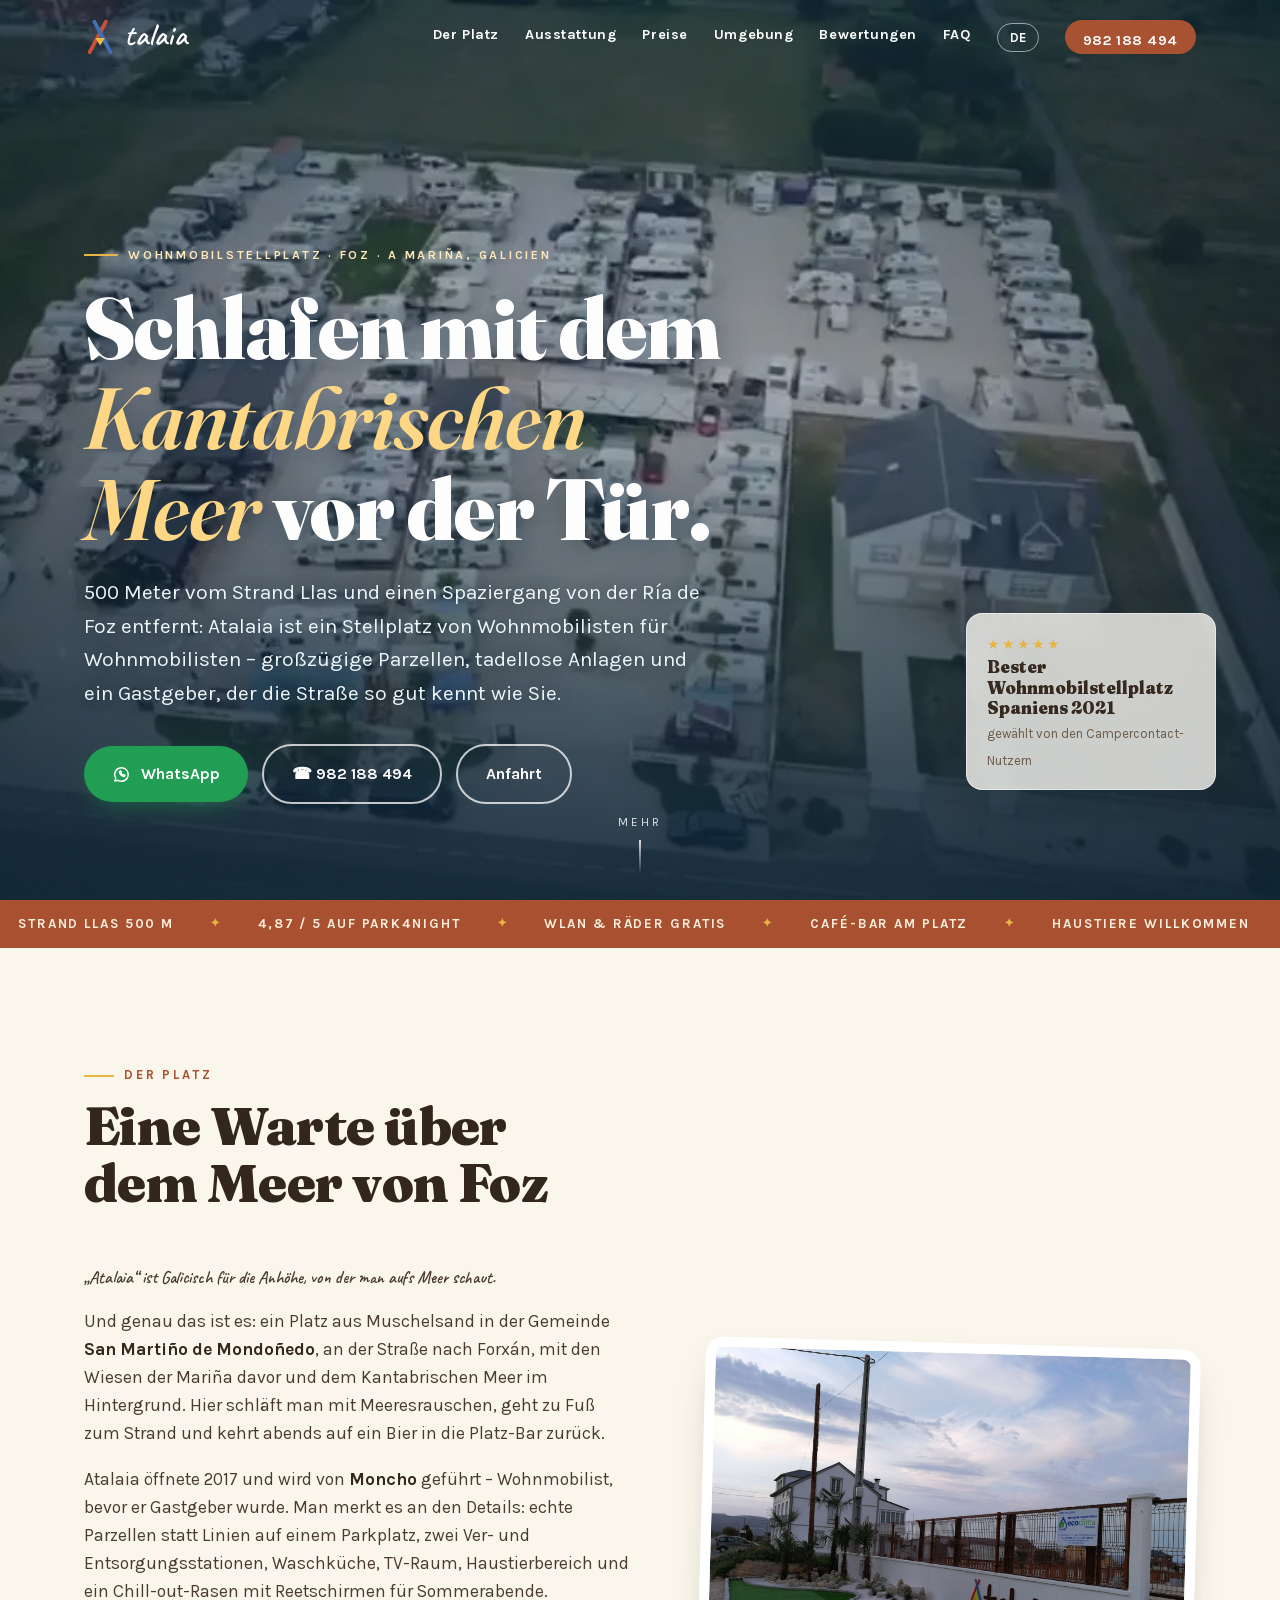
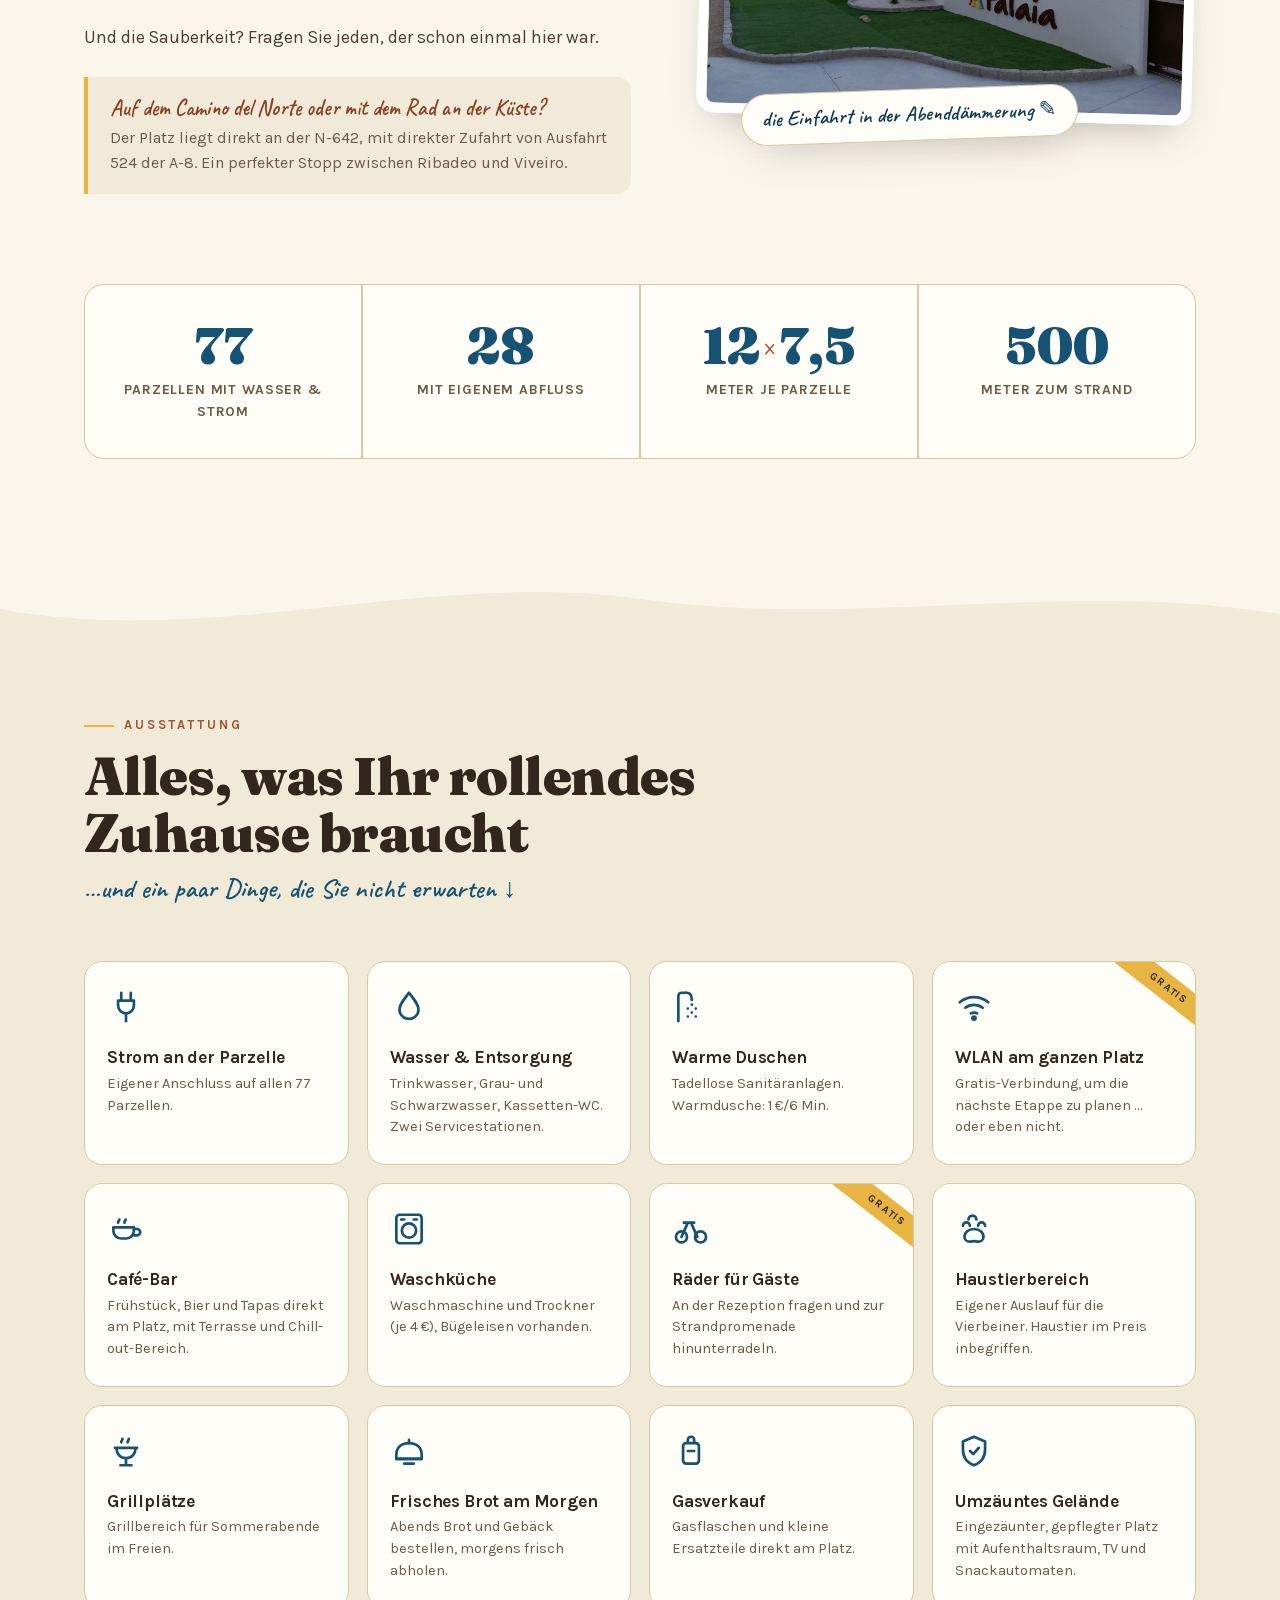
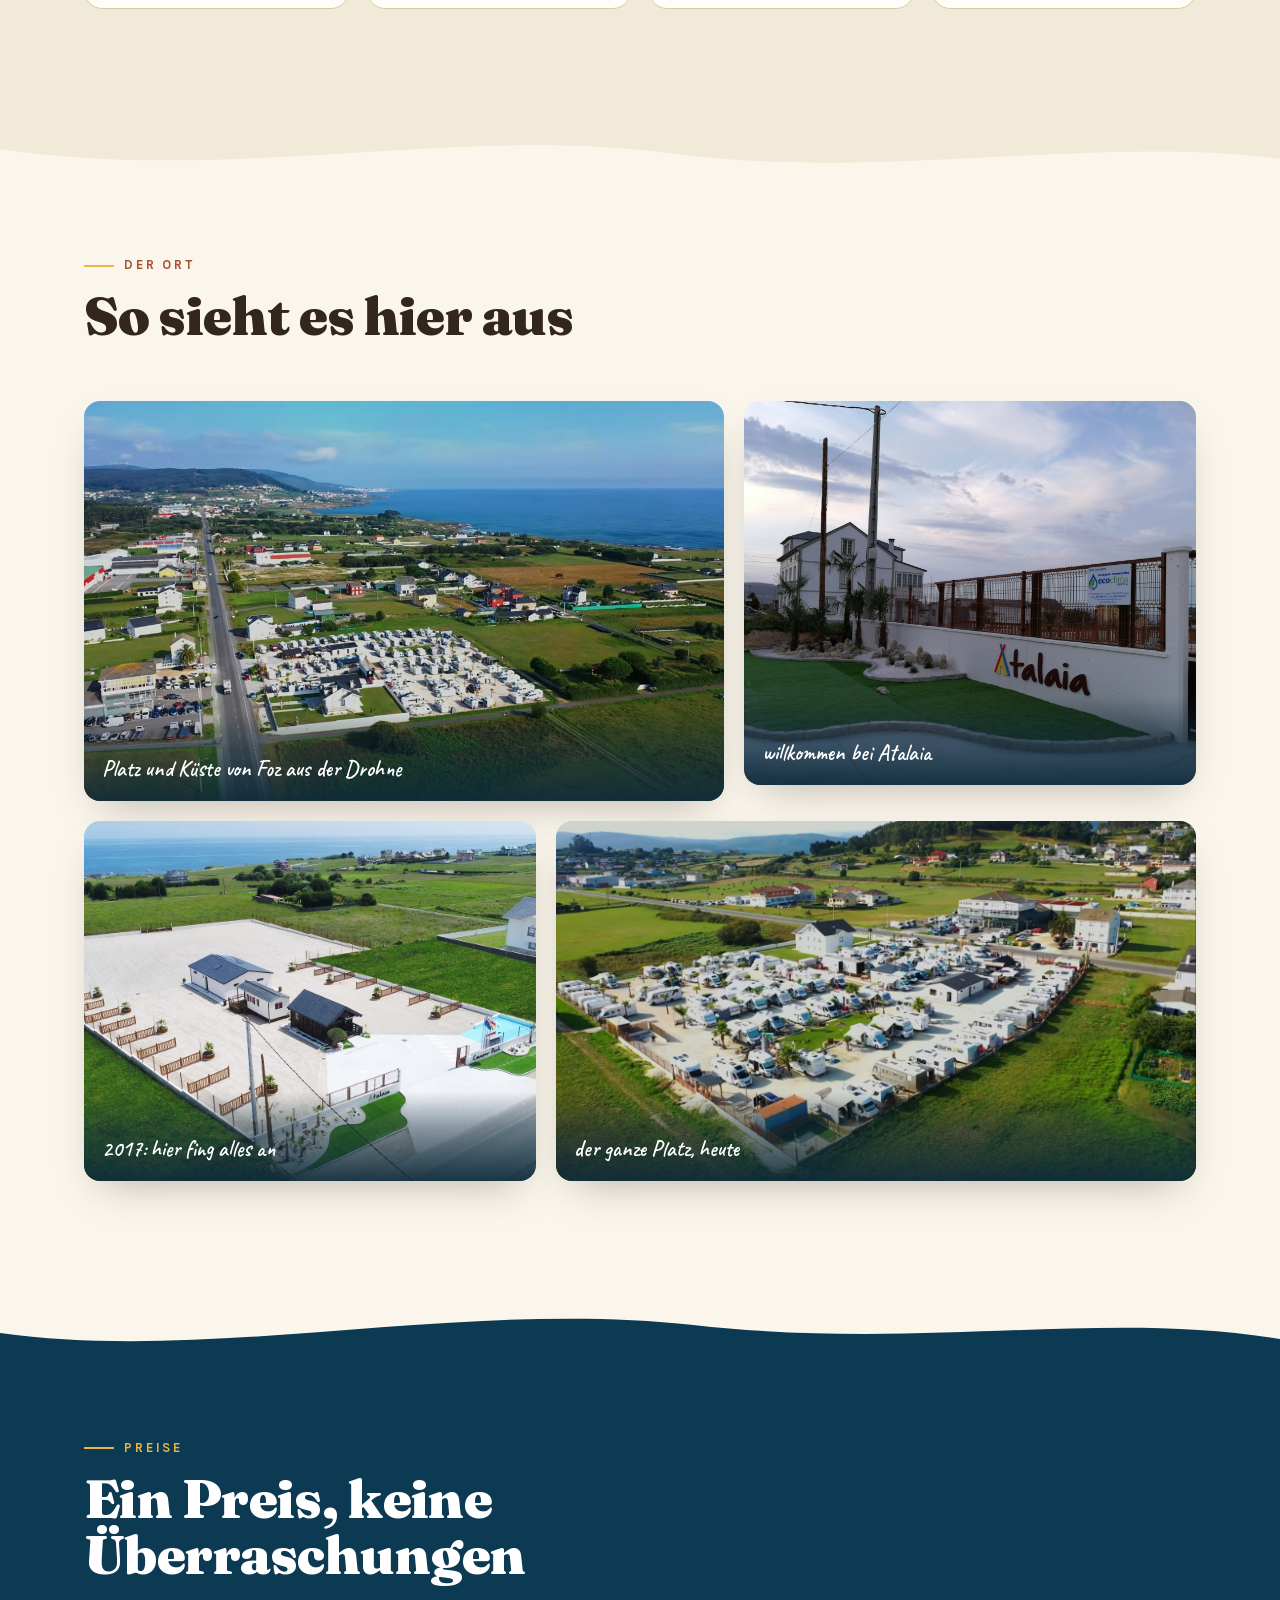
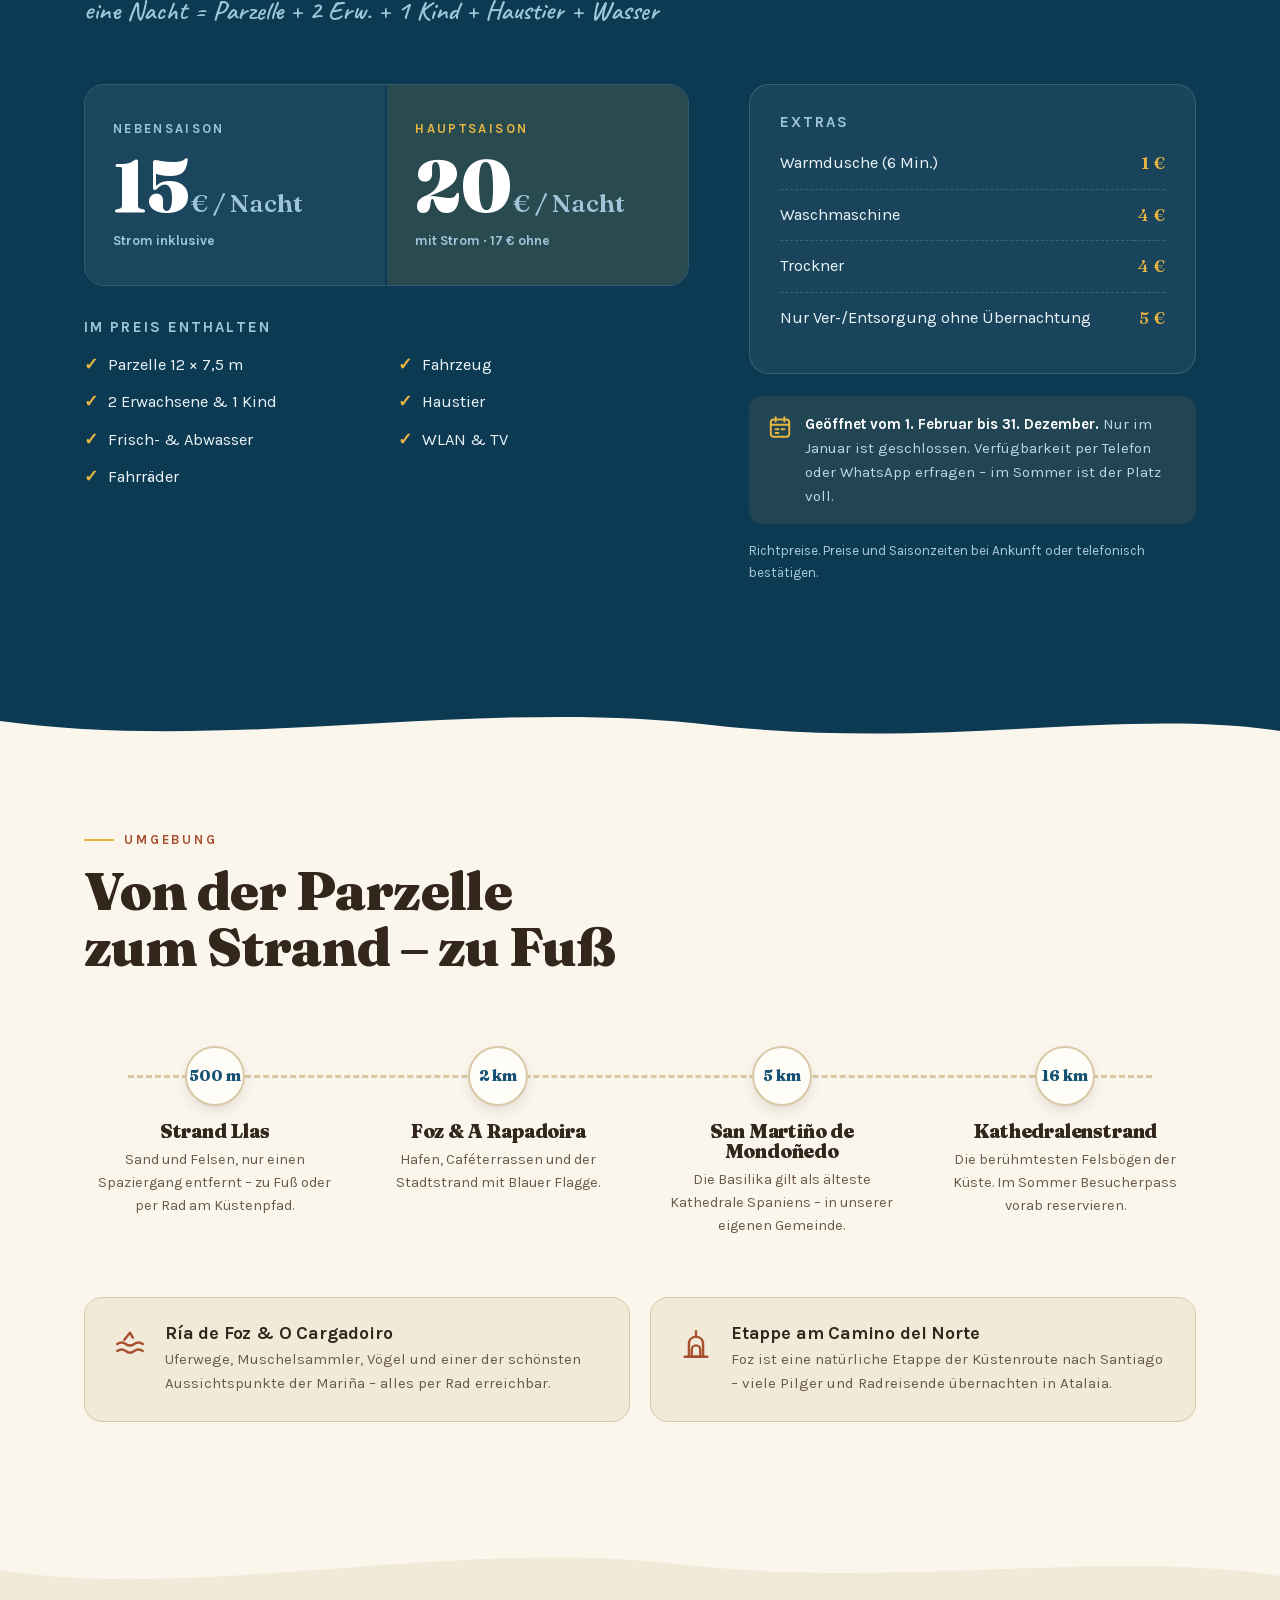
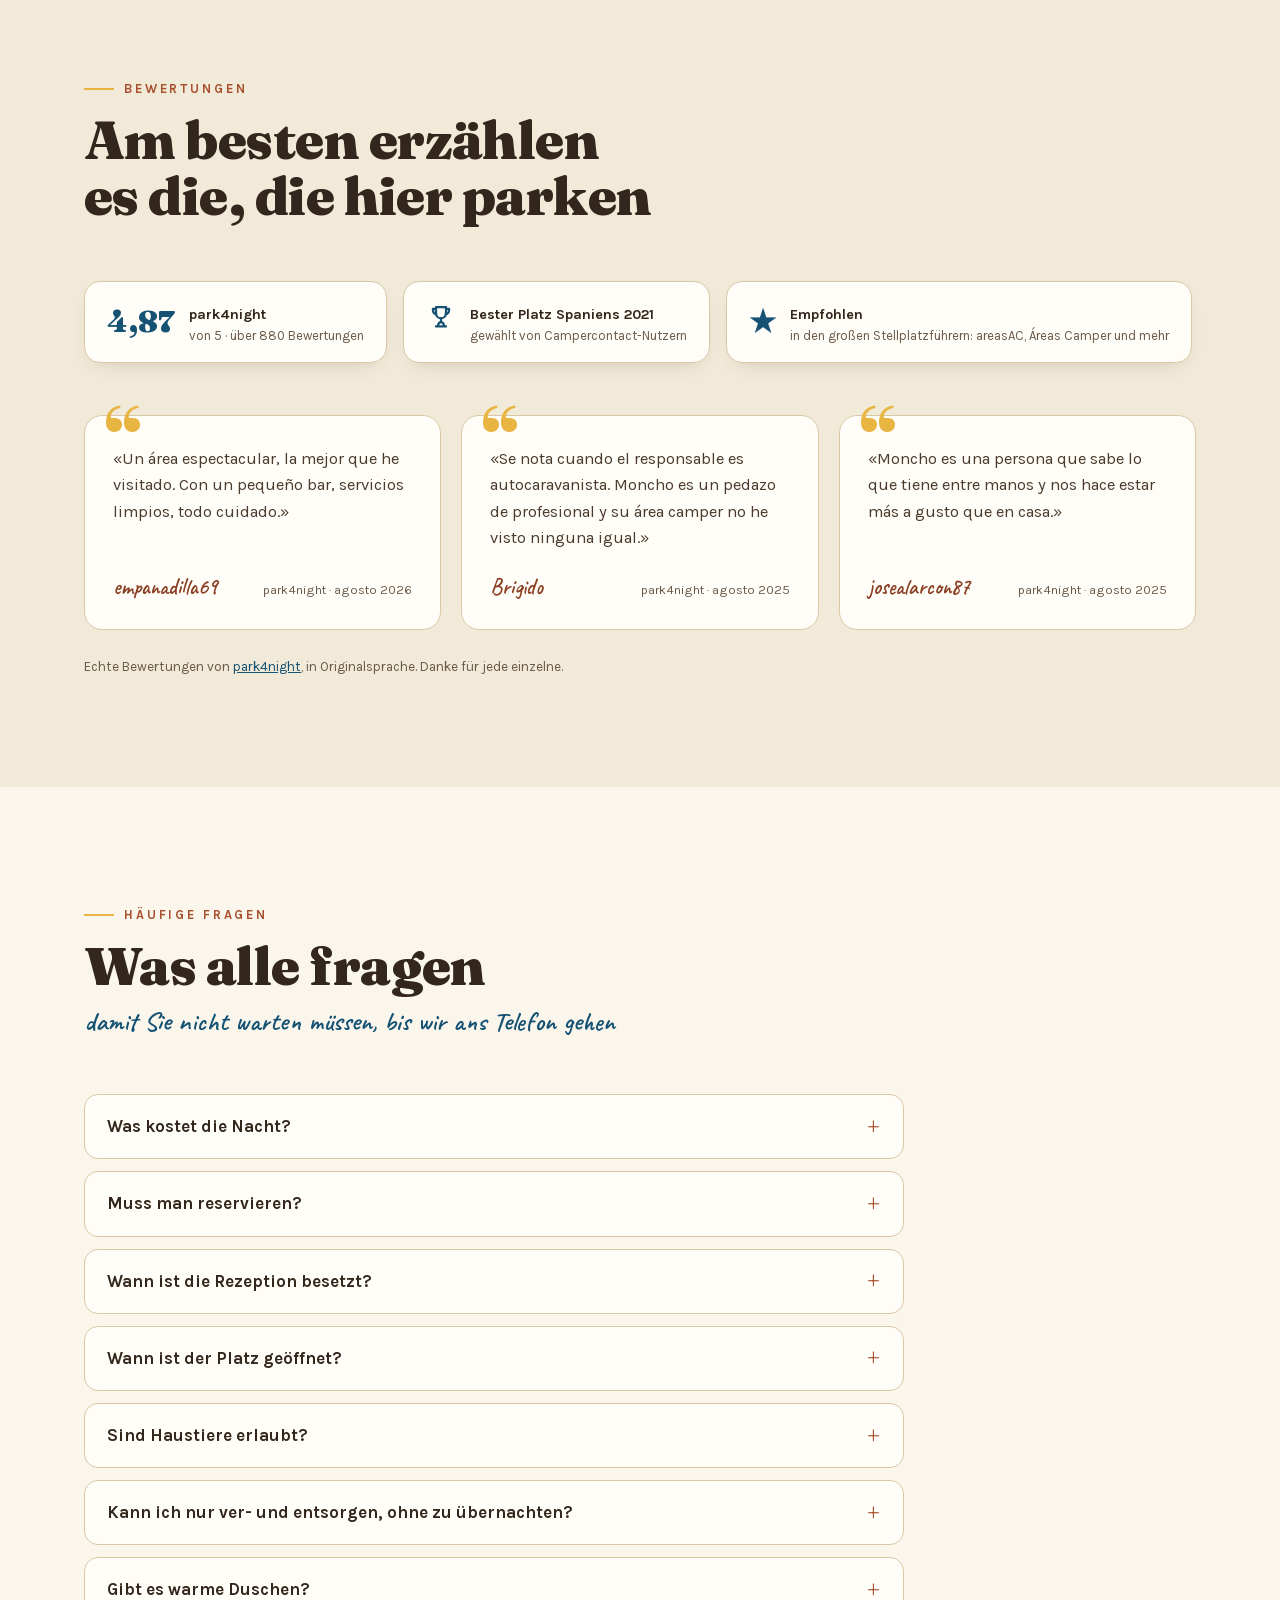
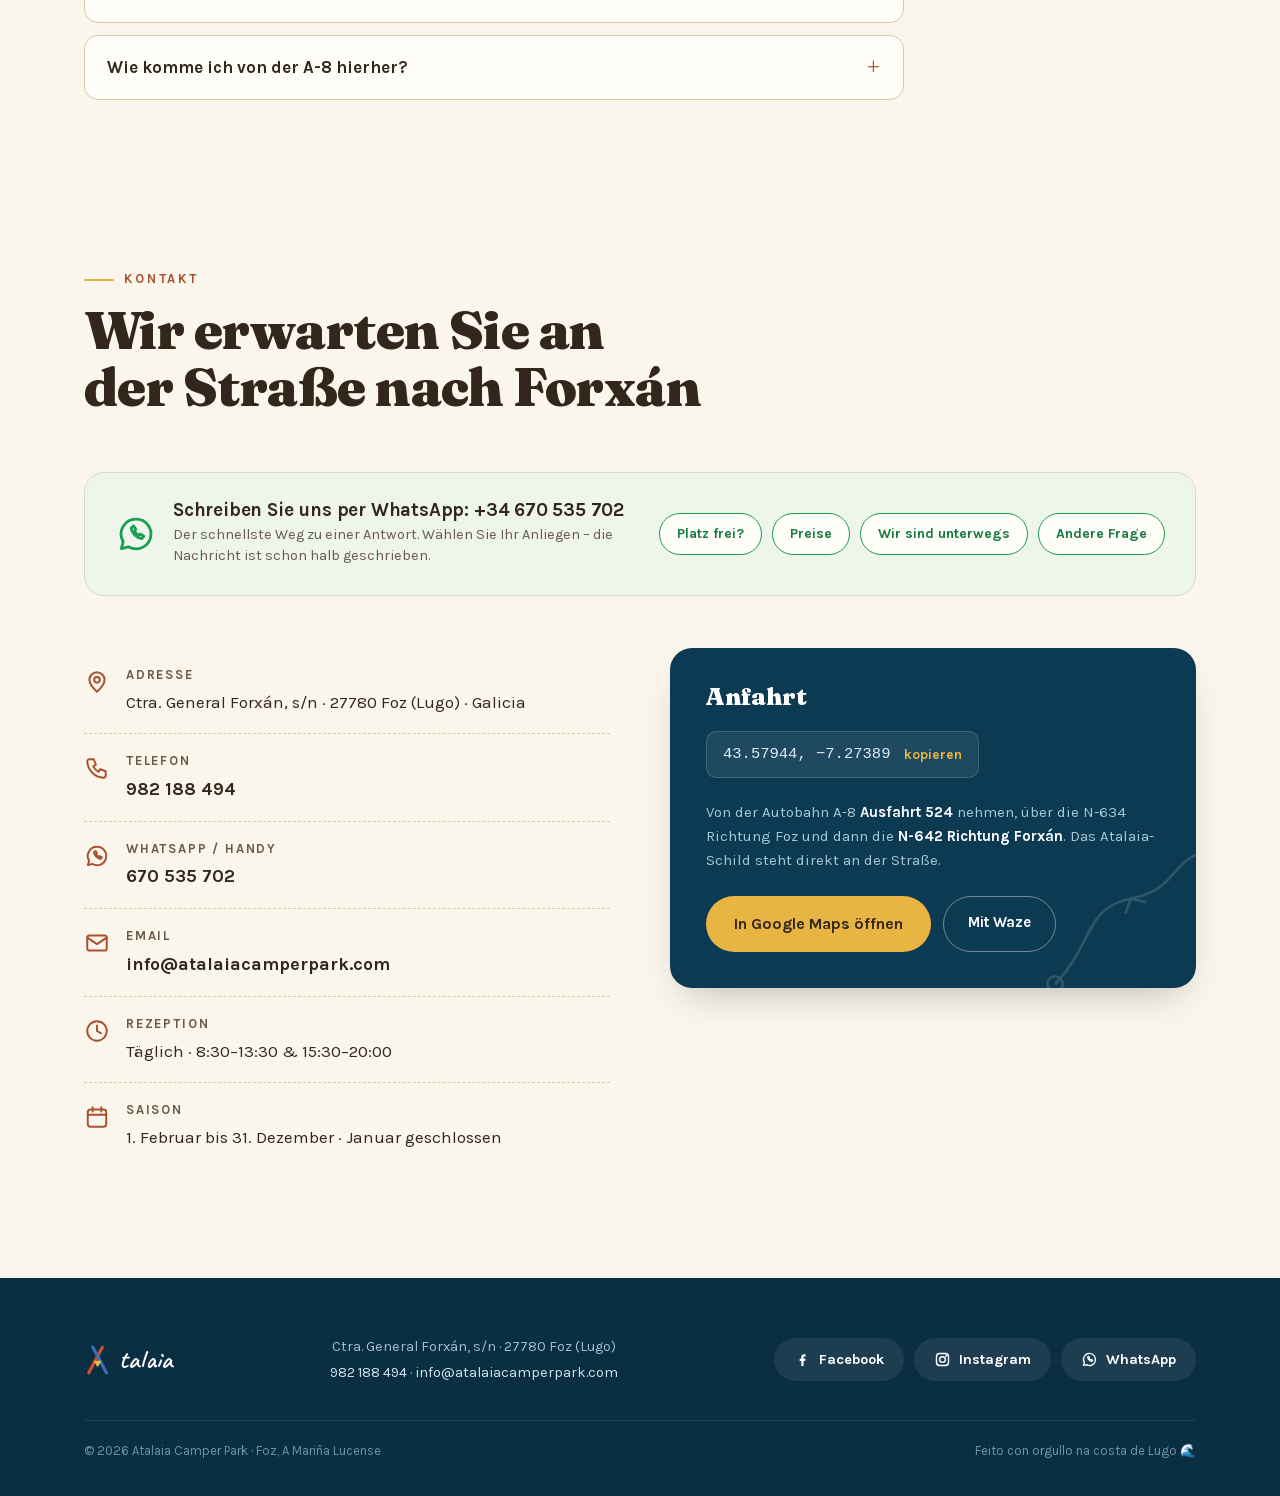
<file: de/index.html>
<!doctype html>
<html lang="de"><head>
<meta charset="utf-8">
<meta name="viewport" content="width=device-width, initial-scale=1, viewport-fit=cover">
<title>Atalaia Camper Park · Wohnmobilstellplatz in Foz (Lugo), Galicien</title>
<meta name="description" content="Wohnmobilstellplatz 500 m vom Strand Llas in Foz (A Mariña, Lugo, Galicien). 77 Parzellen mit Wasser und Strom, WLAN und Räder gratis, Café-Bar, Waschküche, Haustiere willkommen. Ab 15 €/Nacht. Bester Stellplatz Spaniens 2021. Tel. +34 982 188 494 · WhatsApp +34 670 535 702.">
<link rel="canonical" href="https://atalaiacamperpark.com/de/">
<link rel="alternate" hreflang="es" href="https://atalaiacamperpark.com/">
<link rel="alternate" hreflang="gl" href="https://atalaiacamperpark.com/gl/">
<link rel="alternate" hreflang="en" href="https://atalaiacamperpark.com/en/">
<link rel="alternate" hreflang="fr" href="https://atalaiacamperpark.com/fr/">
<link rel="alternate" hreflang="de" href="https://atalaiacamperpark.com/de/">
<link rel="alternate" hreflang="pt" href="https://atalaiacamperpark.com/pt/">
<link rel="alternate" hreflang="x-default" href="https://atalaiacamperpark.com/">
<meta name="robots" content="index, follow, max-image-preview:large">
<meta name="theme-color" content="#0d3a53">
<meta name="geo.region" content="ES-LU">
<meta name="geo.placename" content="Foz, Lugo">
<meta name="geo.position" content="43.57944;-7.27389">
<meta name="ICBM" content="43.57944, -7.27389">
<meta property="og:url" content="https://atalaiacamperpark.com/de/">
<meta property="og:site_name" content="Atalaia Camper Park">
<meta property="og:locale" content="de_DE">
<meta property="og:title" content="Atalaia Camper Park · Wohnmobilstellplatz in Foz (Lugo), Galicien">
<meta property="og:description" content="Wohnmobilstellplatz 500 m vom Strand Llas in Foz (A Mariña, Lugo, Galicien). 77 Parzellen mit Wasser und Strom, WLAN und Räder gratis, Café-Bar, Waschküche, Haustiere willkommen. Ab 15 €/Nacht. Bester Stellplatz Spaniens 2021. Tel. +34 982 188 494 · WhatsApp +34 670 535 702.">
<meta property="og:image" content="https://atalaiacamperpark.com/img/area-costa.jpg">
<meta property="og:image:width" content="1600">
<meta property="og:image:height" content="738">
<meta property="og:type" content="website">
<meta name="twitter:card" content="summary_large_image">
<meta name="twitter:title" content="Atalaia Camper Park · Wohnmobilstellplatz in Foz (Lugo), Galicien">
<meta name="twitter:description" content="Wohnmobilstellplatz 500 m vom Strand Llas in Foz (A Mariña, Lugo, Galicien). 77 Parzellen mit Wasser und Strom, WLAN und Räder gratis, Café-Bar, Waschküche, Haustiere willkommen. Ab 15 €/Nacht. Bester Stellplatz Spaniens 2021. Tel. +34 982 188 494 · WhatsApp +34 670 535 702.">
<meta name="twitter:image" content="https://atalaiacamperpark.com/img/area-costa.jpg">
<link rel="preload" as="image" href="../img/hero-first.jpg" fetchpriority="high">
<link rel="icon" href="data:image/svg+xml,&lt;svg xmlns=&quot;http://www.w3.org/2000/svg&quot; viewBox=&quot;0 0 32 32&quot;&gt;&lt;path d=&quot;M6 28 L20 3&quot; stroke=&quot;%23c94f38&quot; stroke-width=&quot;3.4&quot; stroke-linecap=&quot;round&quot;/&gt;&lt;path d=&quot;M26 28 L12 3&quot; stroke=&quot;%233d6fb4&quot; stroke-width=&quot;3.4&quot; stroke-linecap=&quot;round&quot;/&gt;&lt;path d=&quot;M11.5 17 L20.5 17 L16 24 Z&quot; fill=&quot;%23eebd3f&quot;/&gt;&lt;/svg&gt;">
<link rel="stylesheet" href="../fonts.css">
<script type="application/ld+json">
{
 "@context": "https://schema.org",
 "@graph": [
  {
   "@type": "Campground",
   "@id": "https://atalaiacamperpark.com/#campground",
   "name": "Atalaia Camper Park",
   "description": "Wohnmobilstellplatz 500 m vom Strand Llas in Foz (A Mariña, Lugo, Galicien). 77 Parzellen mit Wasser und Strom, WLAN und Räder gratis, Café-Bar, Waschküche, Haustiere willkommen. Ab 15 €/Nacht. Bester Stellplatz Spaniens 2021. Tel. +34 982 188 494 · WhatsApp +34 670 535 702.",
   "telephone": "+34982188494",
   "email": "info@atalaiacamperpark.com",
   "url": "https://atalaiacamperpark.com/",
   "image": "https://atalaiacamperpark.com/img/area-costa.jpg",
   "priceRange": "15 € – 20 € / noche",
   "currenciesAccepted": "EUR",
   "foundingDate": "2017",
   "address": {
    "@type": "PostalAddress",
    "streetAddress": "Ctra. General Forxán, s/n",
    "addressLocality": "Foz",
    "addressRegion": "Lugo, Galicia",
    "postalCode": "27780",
    "addressCountry": "ES"
   },
   "geo": {
    "@type": "GeoCoordinates",
    "latitude": 43.57944,
    "longitude": -7.27389
   },
   "hasMap": "https://www.google.com/maps/search/?api=1&query=43.57944,-7.27389",
   "sameAs": [
    "https://www.facebook.com/Atalaiacamperpark/",
    "https://www.instagram.com/atalaia_camper_park"
   ],
   "contactPoint": [
    {
     "@type": "ContactPoint",
     "telephone": "+34982188494",
     "contactType": "reservations",
     "availableLanguage": [
      "es",
      "gl"
     ]
    },
    {
     "@type": "ContactPoint",
     "telephone": "+34670535702",
     "contactType": "customer service",
     "availableLanguage": [
      "es",
      "gl"
     ]
    }
   ],
   "openingHoursSpecification": [
    {
     "@type": "OpeningHoursSpecification",
     "dayOfWeek": [
      "Monday",
      "Tuesday",
      "Wednesday",
      "Thursday",
      "Friday",
      "Saturday",
      "Sunday"
     ],
     "opens": "08:30",
     "closes": "13:30"
    },
    {
     "@type": "OpeningHoursSpecification",
     "dayOfWeek": [
      "Monday",
      "Tuesday",
      "Wednesday",
      "Thursday",
      "Friday",
      "Saturday",
      "Sunday"
     ],
     "opens": "15:30",
     "closes": "20:00"
    }
   ],
   "petsAllowed": true,
   "amenityFeature": [
    {
     "@type": "LocationFeatureSpecification",
     "name": "Electricidad en parcela",
     "value": true
    },
    {
     "@type": "LocationFeatureSpecification",
     "name": "Agua potable y vaciado de aguas grises y negras",
     "value": true
    },
    {
     "@type": "LocationFeatureSpecification",
     "name": "Duchas de agua caliente",
     "value": true
    },
    {
     "@type": "LocationFeatureSpecification",
     "name": "WiFi gratis",
     "value": true
    },
    {
     "@type": "LocationFeatureSpecification",
     "name": "Cafetería-bar",
     "value": true
    },
    {
     "@type": "LocationFeatureSpecification",
     "name": "Lavandería",
     "value": true
    },
    {
     "@type": "LocationFeatureSpecification",
     "name": "Bicicletas gratis",
     "value": true
    },
    {
     "@type": "LocationFeatureSpecification",
     "name": "Zona de mascotas",
     "value": true
    },
    {
     "@type": "LocationFeatureSpecification",
     "name": "Barbacoas",
     "value": true
    },
    {
     "@type": "LocationFeatureSpecification",
     "name": "Venta de gas",
     "value": true
    }
   ]
  },
  {
   "@type": "FAQPage",
   "@id": "https://atalaiacamperpark.com/de/#faq",
   "mainEntity": [
    {
     "@type": "Question",
     "name": "Was kostet die Nacht?",
     "acceptedAnswer": {
      "@type": "Answer",
      "text": "15 € in der Nebensaison, Strom inklusive. In der Hauptsaison 17 € ohne Strom oder 20 € mit. Immer inklusive Parzelle 12 × 7,5 m, Fahrzeug, 2 Erwachsene, 1 Kind, Haustier, Frisch- und Abwasser, WLAN, TV und Fahrräder."
     }
    },
    {
     "@type": "Question",
     "name": "Muss man reservieren?",
     "acceptedAnswer": {
      "@type": "Answer",
      "text": "Am schnellsten fragen Sie die Verfügbarkeit per WhatsApp an oder rufen +34 982 188 494 an. Im Sommer und an langen Wochenenden ist der Platz voll."
     }
    },
    {
     "@type": "Question",
     "name": "Wann ist die Rezeption besetzt?",
     "acceptedAnswer": {
      "@type": "Answer",
      "text": "Täglich von 8:30 bis 13:30 und von 15:30 bis 20:00. Kommen Sie außerhalb dieser Zeiten an? Schreiben Sie uns per WhatsApp, wir sagen Ihnen, wie es geht."
     }
    },
    {
     "@type": "Question",
     "name": "Wann ist der Platz geöffnet?",
     "acceptedAnswer": {
      "@type": "Answer",
      "text": "Vom 1. Februar bis 31. Dezember. Nur im Januar ist geschlossen."
     }
    },
    {
     "@type": "Question",
     "name": "Sind Haustiere erlaubt?",
     "acceptedAnswer": {
      "@type": "Answer",
      "text": "Ja, kostenlos: Das Haustier ist im Preis inbegriffen. Es gibt auch einen eigenen Auslaufbereich."
     }
    },
    {
     "@type": "Question",
     "name": "Kann ich nur ver- und entsorgen, ohne zu übernachten?",
     "acceptedAnswer": {
      "@type": "Answer",
      "text": "Ja. Der Service für Durchreisende kostet 5 €."
     }
    },
    {
     "@type": "Question",
     "name": "Gibt es warme Duschen?",
     "acceptedAnswer": {
      "@type": "Answer",
      "text": "Ja. Die Sanitäranlagen sind im Preis enthalten, die Warmdusche kostet 1 € für 6 Minuten."
     }
    },
    {
     "@type": "Question",
     "name": "Wie komme ich von der A-8 hierher?",
     "acceptedAnswer": {
      "@type": "Answer",
      "text": "Ausfahrt 524 der A-8, über die N-634 Richtung Foz und dann die N-642 Richtung Forxán. Der Platz liegt direkt an der Straße. GPS: 43.57944, −7.27389."
     }
    }
   ],
   "inLanguage": "de"
  }
 ]
}
</script>
<style>
/* ============================================================
   ATALAIA CAMPER PARK — Foz · A Mariña Lucense
   Paleta tomada del propio recinto: arena de conchilla,
   valla de óxido, mar Cantábrico y el tipi rojo-azul-amarillo
   del rótulo de la entrada.
   ============================================================ */
:root{
  --sand-50:#faf6ec;
  --sand-100:#f2ead8;
  --sand-200:#e6d8bc;
  --sand-line:#d9c8a6;
  --ink:#33261c;
  --ink-soft:#6b5a4a;
  --rust:#a8502f;
  --rust-deep:#8a3e22;
  --sea:#155273;
  --sea-deep:#0d3a53;
  --sea-ink:#0a2e42;
  --sun:#e8b542;
  --grass:#5d7f47;
  --paper:#fffdf7;
  --shadow:0 18px 40px -18px rgba(51,38,28,.35);
  --f-display:"Fraunces", Georgia, serif;
  --f-body:"Karla", "Helvetica Neue", sans-serif;
  --f-hand:"Caveat", cursive;
}
*{margin:0;padding:0;box-sizing:border-box}
html{scroll-behavior:smooth}
body{
  font-family:var(--f-body);
  color:var(--ink);
  background:var(--sand-50);
  line-height:1.6;
  font-size:17px;
  overflow-x:hidden;
}
::selection{background:var(--sun);color:var(--ink)}
img{max-width:100%;height:auto;display:block}
a{color:var(--rust)}
h1,h2,h3{font-family:var(--f-display);line-height:1.05;font-weight:900;letter-spacing:-.01em}

/* grano sutil sobre toda la página */
body::after{
  content:"";position:fixed;inset:0;pointer-events:none;z-index:2000;opacity:.045;
  background-image:url('data:image/svg+xml,<svg xmlns="http://www.w3.org/2000/svg" width="180" height="180"><filter id="n"><feTurbulence type="fractalNoise" baseFrequency=".9" numOctaves="2"/></filter><rect width="180" height="180" filter="url(%23n)" opacity="1"/></svg>');
}

.wrap{max-width:1160px;margin:0 auto;padding:0 24px}

/* ---------- animaciones de aparición ---------- */
.reveal{opacity:0;transform:translateY(26px)}
.reveal.in{opacity:1;transform:none;transition:opacity .8s cubic-bezier(.2,.65,.3,1),transform .8s cubic-bezier(.2,.65,.3,1);transition-delay:var(--d,0s)}
@media (prefers-reduced-motion: reduce){
  .reveal{opacity:1;transform:none}
  *{animation-duration:.01s !important;animation-iteration-count:1 !important}
}

/* ---------- navegación ---------- */
.nav{
  position:fixed;top:0;left:0;right:0;z-index:100;
  padding:18px 0;transition:background .35s,box-shadow .35s,padding .35s;
}
.nav.solid{background:#faf6ec;box-shadow:0 1px 0 var(--sand-line);padding:10px 0}
.nav .wrap{display:flex;align-items:center;gap:28px}
.brand{display:flex;align-items:center;gap:8px;text-decoration:none;flex-shrink:0}
.brand svg{height:38px;width:auto}
.brand .word{font-family:var(--f-hand);font-weight:600;font-size:30px;color:#fff;letter-spacing:.01em;transition:color .35s;line-height:1;transform:translateY(-2px)}
.nav.solid .brand .word{color:var(--rust-deep)}
.nav-links{display:flex;gap:26px;margin-left:auto;align-items:center}
.nav-links a{
  color:#fff;text-decoration:none;font-weight:700;font-size:14.5px;letter-spacing:.04em;
  border-bottom:2px solid transparent;padding-bottom:2px;transition:color .35s,border-color .2s;
}
.nav.solid .nav-links a{color:var(--ink)}
.nav-links a:hover{border-color:var(--sun)}
.nav-tel{
  background:var(--rust);color:#fff !important;padding:9px 18px;border-radius:999px;
  border:none !important;transition:background .2s,transform .2s;
}
.nav-tel:hover{background:var(--rust-deep);transform:translateY(-1px)}
.burger{display:none;margin-left:auto;background:none;border:0;cursor:pointer;padding:6px;position:relative;z-index:130}
.burger span{display:block;width:26px;height:3px;border-radius:2px;background:#fff;margin:5px 0;transition:transform .3s,opacity .3s,background .35s}
.nav.solid .burger span{background:var(--ink)}
@media (max-width:1050px){
  body.menu-open{overflow:hidden}
  body.menu-open .nav{background:transparent;box-shadow:none;backdrop-filter:none;-webkit-backdrop-filter:none}
  .nav-links{
    position:fixed;inset:0;flex-direction:column;justify-content:center;gap:30px;
    background:var(--sea-ink);transform:translateX(100%);transition:transform .4s cubic-bezier(.7,0,.3,1);
  }
  .nav-links a{color:#fff !important;font-size:22px}
  body.menu-open .nav-links{transform:none}
  body.menu-open .nav .burger span{background:#fff}
  body.menu-open .burger span:nth-child(1){transform:translateY(8px) rotate(45deg)}
  body.menu-open .burger span:nth-child(2){opacity:0}
  body.menu-open .burger span:nth-child(3){transform:translateY(-8px) rotate(-45deg)}
  .burger{display:block}
}

/* ---------- hero ---------- */
.hero{position:relative;min-height:100svh;display:flex;align-items:flex-end;isolation:isolate;overflow:hidden}
.hero-bg{position:absolute;inset:0;z-index:-2}
.hero-bg img{width:100%;height:100%;object-fit:cover}
@keyframes kenburns{from{transform:scale(1.14) translateY(-1.5%)}to{transform:scale(1)}}
.hero-vid{position:absolute;inset:0;width:100%;height:100%;object-fit:cover;opacity:0;transition:opacity 1.4s ease}
.hero-vid.on{opacity:1}
.hero::before{
  content:"";position:absolute;inset:0;z-index:-1;
  background:
    radial-gradient(130% 130% at 50% 38%, transparent 55%, rgba(9,34,50,.42) 100%),
    linear-gradient(180deg,rgba(10,46,66,.52) 0%,rgba(11,44,62,.34) 42%,rgba(9,34,50,.86) 100%);
}
.hero-grain{
  position:absolute;inset:0;z-index:-1;pointer-events:none;opacity:.11;mix-blend-mode:overlay;
  background-image:url('data:image/svg+xml,<svg xmlns="http://www.w3.org/2000/svg" width="160" height="160"><filter id="g"><feTurbulence type="fractalNoise" baseFrequency=".8" numOctaves="2"/></filter><rect width="160" height="160" filter="url(%23g)" opacity="1"/></svg>');
}
.hero-inner{width:100%;padding:120px 24px 96px}
.kicker{
  display:inline-flex;align-items:center;gap:10px;color:#ffe9b8;font-weight:700;
  letter-spacing:.22em;text-transform:uppercase;font-size:12.5px;margin-bottom:18px;
}
.kicker::before{content:"";width:34px;height:2px;background:var(--sun)}
.hero h1{
  color:#fff;font-size:clamp(42px,7.2vw,86px);max-width:11.5ch;
  text-shadow:0 3px 30px rgba(10,40,60,.45);
}
.hero h1 em{font-style:italic;font-weight:600;color:#ffd884}
.hero p.lead{
  color:#eef6f9;font-size:clamp(17px,2vw,21px);max-width:52ch;margin:22px 0 34px;
  text-shadow:0 1px 14px rgba(10,40,60,.5);
}
.hero-ctas{display:flex;gap:14px;flex-wrap:wrap;align-items:center}
.btn{
  display:inline-flex;align-items:center;gap:10px;text-decoration:none;font-weight:700;
  padding:15px 28px;border-radius:999px;font-size:16px;transition:transform .2s,background .2s,box-shadow .2s;
}
.btn-sun{background:var(--sun);color:var(--ink);box-shadow:0 10px 26px -10px rgba(232,181,66,.7)}
.btn-sun:hover{transform:translateY(-2px);background:#f2c356}
.btn-ghost{border:2px solid rgba(255,255,255,.75);color:#fff}
.btn-ghost:hover{background:rgba(255,255,255,.14);transform:translateY(-2px)}
.hero-award{
  position:absolute;right:5%;bottom:110px;z-index:5;
  background:rgba(255,253,247,.78);-webkit-backdrop-filter:blur(14px) saturate(1.3);backdrop-filter:blur(14px) saturate(1.3);
  border-radius:16px;padding:16px 20px;box-shadow:0 18px 40px -18px rgba(9,34,50,.5);
  transform:rotate(2.5deg);max-width:250px;border:1px solid rgba(255,255,255,.55);
}
.hero-award b{font-family:var(--f-display);font-weight:900;font-size:17px;display:block;line-height:1.2}
.hero-award small{color:var(--ink-soft);font-size:13px}
.hero-award .stars{color:var(--sun);letter-spacing:2px;font-size:14px}
@media (max-width:820px){.hero-award{display:none}}
.scroll-hint{
  position:absolute;left:50%;bottom:26px;transform:translateX(-50%);
  color:#fff;font-size:12px;letter-spacing:.25em;text-transform:uppercase;opacity:.85;
  display:flex;flex-direction:column;align-items:center;gap:8px;text-decoration:none;
}
.scroll-hint::after{content:"";width:1.5px;height:34px;background:linear-gradient(#fff,transparent);animation:drip 1.8s ease-in-out infinite}
@keyframes drip{0%{transform:scaleY(.2);transform-origin:top}55%{transform:scaleY(1);transform-origin:top}56%{transform-origin:bottom}100%{transform:scaleY(.15);transform-origin:bottom}}

/* ---------- cinta marquesina ---------- */
.ticker{background:var(--rust);color:#fbeedd;overflow:hidden;padding:13px 0;position:relative;z-index:6}
.ticker-track{display:flex;gap:0;width:max-content;animation:ticker 32s linear infinite}
.ticker:hover .ticker-track{animation-play-state:paused}
.ticker span{white-space:nowrap;font-weight:700;letter-spacing:.14em;text-transform:uppercase;font-size:13.5px;padding:0 18px;display:inline-flex;align-items:center;gap:36px}
.ticker span::after{content:"✦";color:var(--sun);font-size:12px}
@keyframes ticker{to{transform:translateX(-50%)}}

/* ---------- secciones ---------- */
section{position:relative}
.sec{padding:110px 0}
.sec-head{margin-bottom:56px;position:relative}
.overline{color:var(--rust);font-weight:800;letter-spacing:.22em;text-transform:uppercase;font-size:13px;display:inline-flex;align-items:center;gap:10px}
.overline::before{content:"";width:30px;height:2px;background:var(--sun)}
.sec-head h2{font-size:clamp(32px,4.6vw,54px);margin-top:12px;max-width:20ch;text-wrap:balance}
.hand{font-family:var(--f-hand);font-weight:600;color:var(--sea);font-size:clamp(20px,2.4vw,27px);line-height:1.25}

/* ---------- el área ---------- */
.area-grid{display:grid;grid-template-columns:1.05fr .95fr;gap:70px;align-items:center}
@media (max-width:900px){.area-grid{grid-template-columns:1fr;gap:48px}}
.area-copy p{margin-bottom:18px;color:#4a3b2e;font-size:17.5px}
.area-copy p b{color:var(--ink)}
.area-note{
  margin-top:26px;padding:18px 22px;background:var(--sand-100);border-left:4px solid var(--sun);
  border-radius:0 14px 14px 0;font-size:16px;color:var(--ink-soft);
}
.area-note .hand{font-size:22px;display:block;margin-bottom:2px;color:var(--rust-deep)}
.area-photo{position:relative}
.area-photo .ph-main{
  border-radius:18px;box-shadow:var(--shadow);transform:rotate(1.6deg);
  border:10px solid #fff;transition:transform .5s cubic-bezier(.2,.65,.3,1);
}
.area-photo:hover .ph-main{transform:rotate(.4deg) scale(1.015)}
.area-photo .ph-caption{
  position:absolute;bottom:-22px;left:8%;background:var(--paper);padding:8px 20px;border-radius:999px;
  font-family:var(--f-hand);font-size:21px;color:var(--sea-deep);box-shadow:var(--shadow);
  transform:rotate(-2deg);border:1px solid var(--sand-line);
}
.stats{display:grid;grid-template-columns:repeat(4,1fr);gap:2px;margin-top:90px;background:var(--sand-line);border-radius:20px;overflow:hidden;border:1px solid var(--sand-line)}
@media (max-width:760px){.stats{grid-template-columns:repeat(2,1fr)}}
.stat{background:var(--paper);padding:34px 20px;text-align:center;transition:background .3s}
.stat:hover{background:#fff}
.stat .num{font-family:var(--f-display);font-weight:900;font-size:clamp(36px,4.5vw,52px);color:var(--sea);line-height:1}
.stat .num .x{font-size:.5em;font-weight:600;color:var(--rust);vertical-align:.22em;margin:0 3px}
.stat .lbl{margin-top:8px;font-size:14px;font-weight:700;letter-spacing:.06em;text-transform:uppercase;color:var(--ink-soft)}

/* ---------- servicios ---------- */
.sec-servicios{background:var(--sand-100)}
.svc-grid{display:grid;grid-template-columns:repeat(4,1fr);gap:18px}
@media (max-width:980px){.svc-grid{grid-template-columns:repeat(3,1fr)}}
@media (max-width:680px){.svc-grid{grid-template-columns:repeat(2,1fr)}}
.svc{
  background:var(--paper);border:1px solid var(--sand-line);border-radius:18px;padding:26px 22px;
  transition:transform .3s cubic-bezier(.2,.65,.3,1),box-shadow .3s;position:relative;overflow:hidden;
}
.svc:hover{transform:translateY(-5px) rotate(-.4deg);box-shadow:var(--shadow)}
.svc svg{width:38px;height:38px;stroke:var(--sea);stroke-width:1.7;fill:none;stroke-linecap:round;stroke-linejoin:round;margin-bottom:14px}
.svc:hover svg{stroke:var(--rust)}
.svc h3{font-size:17.5px;font-weight:600;font-family:var(--f-body);font-weight:800;margin-bottom:6px}
.svc p{font-size:14.5px;color:var(--ink-soft);line-height:1.5}
.svc .free{
  position:absolute;top:14px;right:-32px;background:var(--sun);color:var(--ink);font-size:10.5px;
  font-weight:800;letter-spacing:.12em;padding:4px 36px;transform:rotate(38deg);text-transform:uppercase;
}

/* ---------- galería ---------- */
.gal-grid{display:grid;grid-template-columns:repeat(12,1fr);gap:20px}
.gal-item{position:relative;border-radius:16px;overflow:hidden;cursor:zoom-in;box-shadow:var(--shadow)}
.gal-item img{width:100%;height:100%;object-fit:cover;transition:transform .8s cubic-bezier(.2,.65,.3,1)}
.gal-item:hover img{transform:scale(1.06)}
.gal-item figcaption{
  position:absolute;left:0;right:0;bottom:0;padding:40px 18px 14px;color:#fff;
  font-family:var(--f-hand);font-size:22px;
  background:linear-gradient(180deg,transparent,rgba(13,42,58,.45) 40%,rgba(13,42,58,.92));
}
.g1{grid-column:span 7;aspect-ratio:16/10}
.g2{grid-column:span 5;aspect-ratio:4/3.4}
.g3{grid-column:span 5;aspect-ratio:1.255}
.g4{grid-column:span 7;aspect-ratio:16/9}
@media (max-width:720px){.g1,.g2,.g3,.g4{grid-column:span 12;aspect-ratio:16/10}}
dialog.lightbox{border:0;background:rgba(20,14,9,.92);max-width:100vw;max-height:100vh;width:100vw;height:100vh;display:grid;place-items:center;padding:4vmin}
dialog.lightbox:not([open]){display:none}
dialog.lightbox img{max-width:92vw;max-height:86vh;border-radius:10px;box-shadow:0 30px 80px rgba(0,0,0,.5)}
dialog.lightbox::backdrop{background:transparent}
.lb-close{position:fixed;top:20px;right:24px;background:none;border:0;color:#fff;font-size:38px;cursor:pointer;line-height:1}

/* ---------- tarifas ---------- */
.sec-tarifas{background:var(--sea-deep);color:#eaf3f6}
.sec-tarifas .overline{color:var(--sun)}
.sec-tarifas .sec-head h2{color:#fff}
.sec-tarifas .hand{color:#9fc6d8}
.tarifa-grid{display:grid;grid-template-columns:1.15fr .85fr;gap:60px;align-items:start}
@media (max-width:900px){.tarifa-grid{grid-template-columns:1fr;gap:44px}}
.precios{display:flex;gap:2px;border-radius:20px;overflow:hidden;border:1px solid rgba(255,255,255,.16)}
.precio{flex:1;padding:34px 28px;background:rgba(255,255,255,.06)}
.precio.alta{background:rgba(232,181,66,.13)}
.precio .temp{font-size:13px;font-weight:800;letter-spacing:.18em;text-transform:uppercase;color:#9fc6d8}
.precio.alta .temp{color:var(--sun)}
.precio .eur{font-family:var(--f-display);font-weight:900;font-size:clamp(52px,6vw,72px);line-height:1;color:#fff;margin:10px 0 2px;white-space:nowrap}
.precio .eur small{font-size:.35em;font-weight:600;color:#9fc6d8}
.precio .elec{margin-top:8px;font-size:13.5px;font-weight:700;color:#9fc6d8}
.incluye{margin-top:34px}
.incluye h3{font-family:var(--f-body);font-weight:800;font-size:15px;letter-spacing:.14em;text-transform:uppercase;color:#9fc6d8;margin-bottom:16px}
.incluye ul{list-style:none;display:grid;grid-template-columns:1fr 1fr;gap:11px 24px}
@media (max-width:560px){.incluye ul{grid-template-columns:1fr}}
.incluye li{display:flex;gap:10px;align-items:baseline;font-size:16.5px}
.incluye li::before{content:"✓";color:var(--sun);font-weight:800}
.extras{background:rgba(255,255,255,.05);border:1px solid rgba(255,255,255,.14);border-radius:20px;padding:30px}
.extras h3{font-family:var(--f-body);font-weight:800;font-size:15px;letter-spacing:.14em;text-transform:uppercase;color:#9fc6d8;margin-bottom:8px}
.extras table{width:100%;border-collapse:collapse;font-size:16.5px}
.extras td{padding:12px 0;border-bottom:1px dashed rgba(255,255,255,.16)}
.extras tr:last-child td{border:0}
.extras td:last-child{text-align:right;font-family:var(--f-display);font-weight:600;color:var(--sun);white-space:nowrap}
.temporada{
  margin-top:22px;display:flex;gap:12px;align-items:flex-start;font-size:15px;color:#bcd6e2;
  background:rgba(232,181,66,.09);border-radius:14px;padding:16px 18px;
}
.temporada b{color:#fff}
.nota-tarifa{margin-top:16px;font-size:13.5px;color:#a9c9d9}

/* ---------- entorno ---------- */
.ruta{position:relative;margin:70px 0 54px}
.ruta-line{position:absolute;top:29px;left:4%;right:4%;border-top:3px dashed var(--sand-line);z-index:0}
.ruta-stops{display:grid;grid-template-columns:repeat(4,1fr);gap:22px;position:relative;z-index:1}
@media (max-width:860px){
  .ruta-line{display:none}
  .ruta-stops{grid-template-columns:1fr 1fr}
}
@media (max-width:540px){.ruta-stops{grid-template-columns:1fr}}
.stop{text-align:center}
.stop .pin{
  width:60px;height:60px;margin:0 auto 16px;border-radius:50%;background:var(--paper);
  border:2px solid var(--sand-line);display:grid;place-items:center;
  font-family:var(--f-display);font-weight:900;color:var(--sea);font-size:15px;
  box-shadow:0 6px 18px -8px rgba(51,38,28,.3);transition:transform .3s,border-color .3s;
}
.stop:hover .pin{transform:translateY(-4px) scale(1.06);border-color:var(--sun)}
.stop h3{font-size:19px;margin-bottom:6px}
.stop p{font-size:14.5px;color:var(--ink-soft);max-width:26ch;margin:0 auto}
.entorno-extra{
  display:grid;grid-template-columns:1fr 1fr;gap:20px;margin-top:60px;
}
@media (max-width:760px){.entorno-extra{grid-template-columns:1fr}}
.ent-card{
  background:var(--sand-100);border-radius:18px;padding:26px 28px;border:1px solid var(--sand-line);
  display:flex;gap:18px;align-items:flex-start;
}
.ent-card svg{width:34px;height:34px;flex-shrink:0;stroke:var(--rust);stroke-width:1.7;fill:none;stroke-linecap:round;stroke-linejoin:round;margin-top:3px}
.ent-card h3{font-size:18px;font-family:var(--f-body);font-weight:800;margin-bottom:4px}
.ent-card p{font-size:15px;color:var(--ink-soft)}

/* ---------- opiniones ---------- */
.sec-opiniones{background:var(--sand-100)}
.badges{display:flex;gap:16px;flex-wrap:wrap;margin-bottom:52px}
.badge{
  background:var(--paper);border:1px solid var(--sand-line);border-radius:16px;padding:16px 22px;
  display:flex;align-items:center;gap:14px;box-shadow:0 8px 22px -14px rgba(51,38,28,.35);
}
.badge .score{font-family:var(--f-display);font-weight:900;font-size:30px;color:var(--sea)}
.badge div small{display:block;color:var(--ink-soft);font-size:13px;line-height:1.35}
.badge div b{font-size:14.5px}
.quotes{display:grid;grid-template-columns:repeat(3,1fr);gap:20px}
@media (max-width:900px){.quotes{grid-template-columns:1fr}}
.quote{
  background:var(--paper);border-radius:18px;padding:30px 28px 24px;position:relative;
  border:1px solid var(--sand-line);display:flex;flex-direction:column;
  transition:transform .3s;
}
.quote:hover{transform:translateY(-4px)}
.quote::before{
  content:"“";position:absolute;top:-14px;left:20px;font-family:var(--f-display);font-weight:900;
  font-size:74px;line-height:1;color:var(--sun);
}
.quote p{font-size:16.5px;color:#4a3b2e;flex:1}
.quote footer{margin-top:18px;display:flex;justify-content:space-between;align-items:baseline;gap:8px}
.quote footer b{font-family:var(--f-hand);font-size:22px;font-weight:600;color:var(--rust-deep)}
.quote footer small{color:var(--ink-soft);font-size:12.5px;text-align:right}
.op-fuente{margin-top:26px;font-size:13.5px;color:var(--ink-soft)}
.op-fuente a{color:var(--sea)}

/* ---------- contacto ---------- */
.contact-grid{display:grid;grid-template-columns:1fr 1fr;gap:60px;align-items:start}
@media (max-width:860px){.contact-grid{grid-template-columns:1fr;gap:40px}}
.c-item{display:flex;gap:16px;align-items:flex-start;padding:17px 0;border-bottom:1px dashed var(--sand-line)}
.c-item:last-child{border:0}
.c-item svg{width:26px;height:26px;stroke:var(--rust);stroke-width:1.8;fill:none;stroke-linecap:round;stroke-linejoin:round;flex-shrink:0;margin-top:4px}
.c-item b{display:block;font-size:13px;letter-spacing:.14em;text-transform:uppercase;color:var(--ink-soft);margin-bottom:3px}
.c-item a{color:var(--ink);text-decoration:none;font-size:18px;font-weight:700}
.c-item a:hover{color:var(--rust)}
.c-item span{font-size:17px}
.mapa{
  background:var(--sea-deep);border-radius:22px;padding:36px;color:#dcecf3;position:relative;overflow:hidden;
  box-shadow:var(--shadow);
}
.mapa h3{color:#fff;font-size:24px;margin-bottom:8px}
.mapa .coords{
  font-family:ui-monospace,Menlo,monospace;font-size:15.5px;background:rgba(255,255,255,.08);
  border:1px solid rgba(255,255,255,.15);padding:10px 16px;border-radius:10px;display:inline-flex;
  gap:14px;align-items:center;margin:14px 0 22px;
}
.coords button{background:none;border:0;color:var(--sun);cursor:pointer;font-weight:700;font-size:13.5px;font-family:var(--f-body)}
.mapa .indicaciones{font-size:15px;color:#a8c8d6;margin-bottom:24px}
.mapa .indicaciones b{color:#fff}
.mapa-ctas{display:flex;gap:12px;flex-wrap:wrap}
.mapa .btn-sun{box-shadow:none}
.btn-line{border:1.5px solid rgba(255,255,255,.4);color:#fff;text-decoration:none;padding:13px 24px;border-radius:999px;font-weight:700;font-size:15px;transition:background .2s}
.btn-line:hover{background:rgba(255,255,255,.1)}
.mapa svg.deco{position:absolute;right:-30px;bottom:-34px;width:190px;height:190px;opacity:.14;stroke:#fff;fill:none;stroke-width:1.4}

/* ---------- footer ---------- */
footer.site{background:var(--sea-ink);color:#9dbfd0;padding:56px 0 34px;font-size:14.5px}
.foot-grid{display:flex;justify-content:space-between;gap:30px;flex-wrap:wrap;align-items:center}
.foot-brand{display:flex;align-items:center;gap:8px}
.foot-brand svg{height:32px;width:auto}
.foot-brand .word{font-family:var(--f-hand);font-size:26px;color:#fff;font-weight:600}
.foot-mid{text-align:center;line-height:1.8}
.foot-mid a{color:#cfe4ee;text-decoration:none}
.foot-mid a:hover{color:var(--sun)}
.fb-link{display:inline-flex;align-items:center;gap:8px;background:rgba(255,255,255,.08);padding:10px 20px;border-radius:999px;color:#fff !important;text-decoration:none;font-weight:700;transition:background .2s}
.fb-link:hover{background:rgba(255,255,255,.16)}
.fb-link svg{width:17px;height:17px;fill:currentColor}
.foot-legal{margin-top:34px;padding-top:20px;border-top:1px solid rgba(255,255,255,.09);display:flex;justify-content:space-between;gap:14px;flex-wrap:wrap;font-size:13px;color:#6f93a5}

/* ---------- separadores de ola ---------- */
.wave{display:block;width:100%;height:70px;margin-bottom:-1px}

/* ---------- selector de idioma ---------- */
.lang-sel{
  background:transparent;border:1.5px solid rgba(255,255,255,.55);color:#fff;border-radius:999px;
  padding:6px 12px;font-weight:700;font-size:13px;font-family:var(--f-body);cursor:pointer;
  appearance:none;-webkit-appearance:none;transition:color .35s,border-color .35s;
}
.nav.solid .lang-sel{color:var(--ink);border-color:var(--sand-line)}
.lang-sel option{color:var(--ink);background:var(--paper)}
@media (max-width:900px){
  body.menu-open .nav .lang-sel{color:#fff;border-color:rgba(255,255,255,.55)}
}

/* ---------- WhatsApp ---------- */
.btn-wa{background:#1e9e52;color:#fff;box-shadow:0 10px 26px -10px rgba(30,158,82,.55)}
.btn-wa:hover{background:#178746;transform:translateY(-2px)}
.btn-wa svg{width:19px;height:19px;stroke:#fff;stroke-width:1.8;fill:none;stroke-linecap:round;stroke-linejoin:round}
.wa-band{
  background:#eef5ea;border:1px solid #cfe0c4;border-radius:20px;padding:28px 30px;margin-bottom:52px;
  display:flex;gap:28px;align-items:center;justify-content:space-between;flex-wrap:wrap;
}
.wa-head{display:flex;gap:16px;align-items:center;min-width:280px;flex:1}
.wa-head > svg{width:42px;height:42px;flex-shrink:0;stroke:#1e9e52;stroke-width:1.6;fill:none;stroke-linecap:round;stroke-linejoin:round}
.wa-head h3{font-family:var(--f-body);font-weight:800;font-size:19px;margin-bottom:3px}
.wa-head p{font-size:14.5px;color:var(--ink-soft);line-height:1.5}
.wa-intents{display:flex;gap:10px;flex-wrap:wrap}
.chip{
  border:1.5px solid #1e9e52;color:#177a40;background:var(--paper);padding:9px 17px;border-radius:999px;
  text-decoration:none;font-weight:700;font-size:14px;transition:background .2s,color .2s,transform .2s;
}
.chip:hover{background:#1e9e52;color:#fff;transform:translateY(-1px)}

/* ---------- dudas frecuentes ---------- */
.faq-list{max-width:820px}
.faq-list details{
  background:var(--paper);border:1px solid var(--sand-line);border-radius:14px;margin-bottom:12px;overflow:hidden;
}
.faq-list summary{
  cursor:pointer;list-style:none;display:flex;justify-content:space-between;align-items:center;gap:14px;
  padding:18px 22px;font-weight:800;font-size:17px;
}
.faq-list summary::-webkit-details-marker{display:none}
.faq-list summary::after{content:"+";font-family:var(--f-display);font-weight:600;font-size:26px;color:var(--rust);line-height:1;transition:transform .25s;flex-shrink:0}
.faq-list details[open] summary::after{transform:rotate(45deg)}
.faq-body{padding:0 22px 20px;color:var(--ink-soft);font-size:16px;line-height:1.65}
.faq-body a{color:var(--sea);font-weight:700}

/* ---------- barra fija móvil ---------- */
.sticky-cta{display:none}
@media (max-width:700px){
  .sticky-cta{
    position:fixed;left:0;right:0;bottom:0;z-index:90;display:flex;background:var(--paper);
    border-top:1px solid var(--sand-line);box-shadow:0 -8px 24px rgba(51,38,28,.14);
  }
  .sticky-cta a{
    flex:1;display:flex;flex-direction:column;align-items:center;gap:3px;
    padding:10px 4px calc(10px + env(safe-area-inset-bottom));
    text-decoration:none;font-size:12px;font-weight:800;color:var(--ink);letter-spacing:.02em;
  }
  .sticky-cta a + a{border-left:1px solid var(--sand-line)}
  .sticky-cta svg{width:21px;height:21px;stroke:var(--rust);fill:none;stroke-width:1.8;stroke-linecap:round;stroke-linejoin:round}
  .sticky-cta a.wa svg{stroke:#1e9e52}
  body{padding-bottom:64px}
  body.menu-open .sticky-cta{display:none}
}

/* ---------- ajustes móvil ---------- */
@media (max-width:700px){
  .sec{padding:72px 0}
  .precio{padding:24px 16px}
  .precio .eur{font-size:36px}
  .precio .elec{font-size:12px}
  .scroll-hint{display:none}
  .hero-ctas{flex-direction:column;align-items:stretch}
  .hero-ctas .btn{justify-content:center}
  footer.site{padding-bottom:100px}
  .sec-head{margin-bottom:40px}
  .kicker::before{display:none}
  .stats{margin-top:64px}
  .hero-inner{padding-bottom:80px}
}
</style>
</head>
<body>

<!-- ══════════ NAVEGACIÓN ══════════ -->
<nav class="nav" id="nav">
  <div class="wrap">
    <a class="brand" href="#" aria-label="Atalaia Camper Park — inicio">
      <svg viewBox="0 0 34 40" aria-hidden="true">
        <path d="M6 36 L23 4" stroke="#c94f38" stroke-width="4" stroke-linecap="round"></path>
        <path d="M28 36 L11 4" stroke="#3d6fb4" stroke-width="4" stroke-linecap="round"></path>
        <path d="M12 21 L22 21 L17 29 Z" fill="#eebd3f"></path>
      </svg>
      <span class="word">talaia</span>
    </a>
    <button class="burger" id="burger" aria-label="Abrir menú"><span></span><span></span><span></span></button>
    <div class="nav-links" id="navlinks">
      <a href="#area" data-i18n="nav.area">Der Platz</a>
      <a href="#servicios" data-i18n="nav.serv">Ausstattung</a>
      <a href="#tarifas" data-i18n="nav.tar">Preise</a>
      <a href="#entorno" data-i18n="nav.ent">Umgebung</a>
      <a href="#opiniones" data-i18n="nav.op">Bewertungen</a>
      <a href="#faq" data-i18n="nav.faq">FAQ</a>
      <select id="langSel" class="lang-sel" aria-label="Idioma / Language">
        <option value="es">ES</option><option value="gl">GL</option><option value="en">EN</option><option value="fr">FR</option><option value="de">DE</option><option value="pt">PT</option>
      </select>
      <a class="nav-tel" href="tel:+34982188494">982 188 494</a>
    </div>
  </div>
</nav>

<!-- ══════════ HERO ══════════ -->
<header class="hero" id="top">
  <div class="hero-bg">
    <img src="../img/hero-first.jpg" width="1600" height="900" fetchpriority="high" decoding="async" alt="Vista aérea de Atalaia Camper Park con el área llena, en Foz (Lugo)">
    <video class="hero-vid" id="heroVid" autoplay="" muted="" loop="" playsinline="" preload="auto" poster="../img/hero-first.jpg" disablepictureinpicture="" disableremoteplayback="" x-webkit-airplay="deny" aria-hidden="true" src="../img/hero-video.mp4?v=4"></video>
  </div>
  <div class="hero-grain" aria-hidden="true"></div>
  <div class="hero-inner wrap">
    <span class="kicker reveal in" data-i18n="kicker">Wohnmobilstellplatz · Foz · A Mariña, Galicien</span>
    <h1 class="reveal in" style="--d:.12s" data-i18n="h1">Schlafen mit dem <em>Kantabrischen Meer</em> vor der Tür.</h1>
    <p class="lead reveal in" style="--d:.24s" data-i18n="lead">500 Meter vom Strand Llas und einen Spaziergang von der Ría de Foz entfernt: Atalaia ist ein Stellplatz von Wohnmobilisten für Wohnmobilisten – großzügige Parzellen, tadellose Anlagen und ein Gastgeber, der die Straße so gut kennt wie Sie.</p>
    <div class="hero-ctas reveal in" style="--d:.36s">
      <a class="btn btn-wa" href="https://wa.me/34670535702?text=Hallo%2C%20ich%20habe%20eine%20Frage%20zum%20Stellplatz." target="_blank" rel="noopener" data-wa="hello">
        <svg viewBox="0 0 24 24" aria-hidden="true"><path d="M12 3.5a8.5 8.5 0 0 0-7.3 12.9L3.6 20.4l4.1-1.1A8.5 8.5 0 1 0 12 3.5Z"></path><path d="M9.2 8.6c.3 2.7 3.3 5.7 6.1 6.1l1.2-1.5-2.1-1.2-.9.7c-.9-.5-1.9-1.5-2.3-2.4l.7-.9-1.2-2Z"></path></svg>
        WhatsApp
      </a>
      <a class="btn btn-ghost" href="tel:+34982188494">☎ 982 188 494</a>
      <a class="btn btn-ghost" href="#contacto" data-i18n="cta.llegar">Anfahrt</a>
    </div>
  </div>
  <aside class="hero-award reveal in" style="--d:.5s">
    <span class="stars">★★★★★</span>
    <b data-i18n="award.t">Bester Wohnmobilstellplatz Spaniens 2021</b>
    <small data-i18n="award.s">gewählt von den Campercontact-Nutzern</small>
  </aside>
  <a class="scroll-hint" href="#area" data-i18n="scroll">Mehr</a>
</header>

<!-- ══════════ CINTA ══════════ -->
<div class="ticker" aria-hidden="true">
  <div class="ticker-track" id="ticker"><span>Strand Llas 500 m</span><span>4,87 / 5 auf park4night</span><span>WLAN &amp; Räder gratis</span><span>Café-Bar am Platz</span><span>Haustiere willkommen</span><span>Schnelle Antwort per WhatsApp</span><span>Geöffnet Februar–Dezember</span><span>Kathedralenstrand 16 km</span><span>Strand Llas 500 m</span><span>4,87 / 5 auf park4night</span><span>WLAN &amp; Räder gratis</span><span>Café-Bar am Platz</span><span>Haustiere willkommen</span><span>Schnelle Antwort per WhatsApp</span><span>Geöffnet Februar–Dezember</span><span>Kathedralenstrand 16 km</span></div>
</div>

<!-- ══════════ EL ÁREA ══════════ -->
<section class="sec" id="area">
  <div class="wrap">
    <div class="sec-head reveal">
      <span class="overline" data-i18n="ov.area">Der Platz</span>
      <h2 data-i18n="h2.area">Eine Warte über dem Meer von Foz</h2>
    </div>
    <div class="area-grid">
      <div class="area-copy">
        <p class="hand reveal" data-i18n="area.hand">„Atalaia“ ist Galicisch für die Anhöhe, von der man aufs Meer schaut.</p>
        <p class="reveal" style="--d:.08s" data-i18n="area.p1">Und genau das ist es: ein Platz aus Muschelsand in der Gemeinde <b>San Martiño de Mondoñedo</b>, an der Straße nach Forxán, mit den Wiesen der Mariña davor und dem Kantabrischen Meer im Hintergrund. Hier schläft man mit Meeresrauschen, geht zu Fuß zum Strand und kehrt abends auf ein Bier in die Platz-Bar zurück.</p>
        <p class="reveal" style="--d:.16s" data-i18n="area.p2">Atalaia öffnete 2017 und wird von <b>Moncho</b> geführt – Wohnmobilist, bevor er Gastgeber wurde. Man merkt es an den Details: echte Parzellen statt Linien auf einem Parkplatz, zwei Ver- und Entsorgungsstationen, Waschküche, TV-Raum, Haustierbereich und ein Chill-out-Rasen mit Reetschirmen für Sommerabende.</p>
        <p class="reveal" style="--d:.24s" data-i18n="area.p3">Und die Sauberkeit? Fragen Sie jeden, der schon einmal hier war.</p>
        <div class="area-note reveal" style="--d:.3s">
          <span class="hand" data-i18n="area.note.hand">Auf dem Camino del Norte oder mit dem Rad an der Küste?</span>
          <span data-i18n="area.note.txt">Der Platz liegt direkt an der N-642, mit direkter Zufahrt von Ausfahrt 524 der A-8. Ein perfekter Stopp zwischen Ribadeo und Viveiro.</span>
        </div>
      </div>
      <div class="area-photo reveal" style="--d:.15s">
        <img class="ph-main" src="../img/entrada.jpg" width="1800" height="1350" loading="lazy" decoding="async" alt="Entrada de Atalaia Camper Park al atardecer, con el rótulo y el jardín de palmeras">
        <span class="ph-caption" data-i18n="area.cap">die Einfahrt in der Abenddämmerung ✎</span>
      </div>
    </div>

    <div class="stats">
      <div class="stat reveal"><div class="num" data-count="77">0</div><div class="lbl" data-i18n="stat.l1">Parzellen mit Wasser &amp; Strom</div></div>
      <div class="stat reveal" style="--d:.1s"><div class="num" data-count="28">0</div><div class="lbl" data-i18n="stat.l2">mit eigenem Abfluss</div></div>
      <div class="stat reveal" style="--d:.2s"><div class="num">12<span class="x">×</span>7,5</div><div class="lbl" data-i18n="stat.l3">Meter je Parzelle</div></div>
      <div class="stat reveal" style="--d:.3s"><div class="num" data-count="500">0</div><div class="lbl" data-i18n="stat.l4">Meter zum Strand</div></div>
    </div>
  </div>
</section>

<!-- ══════════ SERVICIOS ══════════ -->
<svg class="wave" viewBox="0 0 1440 70" preserveAspectRatio="none" aria-hidden="true"><path d="M0,40 C240,80 480,0 720,30 C960,60 1200,10 1440,45 L1440,70 L0,70 Z" fill="#f2ead8"></path></svg>
<section class="sec sec-servicios" id="servicios" style="padding-top:70px">
  <div class="wrap">
    <div class="sec-head reveal">
      <span class="overline" data-i18n="ov.serv">Ausstattung</span>
      <h2 data-i18n="h2.serv">Alles, was Ihr rollendes Zuhause braucht</h2>
      <p class="hand" style="margin-top:10px" data-i18n="hand.serv">…und ein paar Dinge, die Sie nicht erwarten ↓</p>
    </div>
    <div class="svc-grid">
      <div class="svc reveal">
        <svg viewBox="0 0 24 24"><path d="M9 3v5M15 3v5M7 8h10v3a5 5 0 0 1-10 0Z"></path><path d="M12 16v5"></path></svg>
        <h3 data-i18n="svc1.t">Strom an der Parzelle</h3><p data-i18n="svc1.d">Eigener Anschluss auf allen 77 Parzellen.</p>
      </div>
      <div class="svc reveal" style="--d:.06s">
        <svg viewBox="0 0 24 24"><path d="M12 3c3.5 4.5 6 7.5 6 10.5a6 6 0 1 1-12 0C6 10.5 8.5 7.5 12 3Z"></path></svg>
        <h3 data-i18n="svc2.t">Wasser &amp; Entsorgung</h3><p data-i18n="svc2.d">Trinkwasser, Grau- und Schwarzwasser, Kassetten-WC. Zwei Servicestationen.</p>
      </div>
      <div class="svc reveal" style="--d:.12s">
        <svg viewBox="0 0 24 24"><path d="M4 21V5a2 2 0 0 1 2-2h3"></path><path d="M9 3c2.5 0 3.5 2 3.5 4.5"></path><path d="M12.5 10.5v.01M15 13v.01M10 13v.01M12.5 15.5v.01M15 18v.01M10 18v.01"></path></svg>
        <h3 data-i18n="svc3.t">Warme Duschen</h3><p data-i18n="svc3.d">Tadellose Sanitäranlagen. Warmdusche: 1 €/6 Min.</p>
      </div>
      <div class="svc reveal" style="--d:.18s">
        <span class="free" data-i18n="free">Gratis</span>
        <svg viewBox="0 0 24 24"><path d="M3 9a14 14 0 0 1 18 0M6.5 12.5a9 9 0 0 1 11 0M10 16a4.5 4.5 0 0 1 4 0"></path><circle cx="12" cy="19" r="1"></circle></svg>
        <h3 data-i18n="svc4.t">WLAN am ganzen Platz</h3><p data-i18n="svc4.d">Gratis-Verbindung, um die nächste Etappe zu planen … oder eben nicht.</p>
      </div>
      <div class="svc reveal">
        <svg viewBox="0 0 24 24"><path d="M4 11h13v2a5 5 0 0 1-5 5H9a5 5 0 0 1-5-5Z"></path><path d="M17 12h2a2 2 0 0 1 0 4h-2M7 8c0-1 .8-1.2.8-2M11 8c0-1 .8-1.2.8-2"></path></svg>
        <h3 data-i18n="svc5.t">Café-Bar</h3><p data-i18n="svc5.d">Frühstück, Bier und Tapas direkt am Platz, mit Terrasse und Chill-out-Bereich.</p>
      </div>
      <div class="svc reveal" style="--d:.06s">
        <svg viewBox="0 0 24 24"><rect x="4" y="3" width="16" height="18" rx="2"></rect><circle cx="12" cy="13" r="4.5"></circle><path d="M7 6h2M15 6h2"></path></svg>
        <h3 data-i18n="svc6.t">Waschküche</h3><p data-i18n="svc6.d">Waschmaschine und Trockner (je 4 €), Bügeleisen vorhanden.</p>
      </div>
      <div class="svc reveal" style="--d:.12s">
        <span class="free" data-i18n="free">Gratis</span>
        <svg viewBox="0 0 24 24"><circle cx="6" cy="17" r="3.5"></circle><circle cx="18" cy="17" r="3.5"></circle><path d="M6 17 10 8h4M12 8l4 9M10 8H7.5"></path></svg>
        <h3 data-i18n="svc7.t">Räder für Gäste</h3><p data-i18n="svc7.d">An der Rezeption fragen und zur Strandpromenade hinunterradeln.</p>
      </div>
      <div class="svc reveal" style="--d:.18s">
        <svg viewBox="0 0 24 24"><path d="M8.5 6a2.5 2.5 0 1 1 5 0M5 10a2.2 2.2 0 1 1 4.4 0M14.6 10a2.2 2.2 0 1 1 4.4 0M12 12c3.5 0 6 2.2 6 5 0 1.8-1.5 3-3.3 3-1 0-1.8-.4-2.7-.4s-1.7.4-2.7.4C7.5 20 6 18.8 6 17c0-2.8 2.5-5 6-5Z"></path></svg>
        <h3 data-i18n="svc8.t">Haustierbereich</h3><p data-i18n="svc8.d">Eigener Auslauf für die Vierbeiner. Haustier im Preis inbegriffen.</p>
      </div>
      <div class="svc reveal">
        <svg viewBox="0 0 24 24"><path d="M5 10h14M6 10c0 4 2.5 6.5 6 6.5s6-2.5 6-6.5M12 16.5V21M8.5 21h7M9 6.5c0-1 .8-1.2.8-2.2M13 6.5c0-1 .8-1.2.8-2.2"></path></svg>
        <h3 data-i18n="svc9.t">Grillplätze</h3><p data-i18n="svc9.d">Grillbereich für Sommerabende im Freien.</p>
      </div>
      <div class="svc reveal" style="--d:.06s">
        <svg viewBox="0 0 24 24"><path d="M4 14c0-4 3-7 8-7s8 3 8 7v3H4Z"></path><path d="M4 17h16M12 7V5M9 20h6"></path></svg>
        <h3 data-i18n="svc10.t">Frisches Brot am Morgen</h3><p data-i18n="svc10.d">Abends Brot und Gebäck bestellen, morgens frisch abholen.</p>
      </div>
      <div class="svc reveal" style="--d:.12s">
        <svg viewBox="0 0 24 24"><path d="M9 7h6a2 2 0 0 1 2 2v9a2 2 0 0 1-2 2H9a2 2 0 0 1-2-2V9a2 2 0 0 1 2-2ZM10 7V5a2 2 0 0 1 4 0v2"></path><path d="M10 12h4"></path></svg>
        <h3 data-i18n="svc11.t">Gasverkauf</h3><p data-i18n="svc11.d">Gasflaschen und kleine Ersatzteile direkt am Platz.</p>
      </div>
      <div class="svc reveal" style="--d:.18s">
        <svg viewBox="0 0 24 24"><path d="M12 3 5 6v5c0 5 3 8.5 7 10 4-1.5 7-5 7-10V6Z"></path><path d="M9.5 12l2 2 3.5-4"></path></svg>
        <h3 data-i18n="svc12.t">Umzäuntes Gelände</h3><p data-i18n="svc12.d">Eingezäunter, gepflegter Platz mit Aufenthaltsraum, TV und Snackautomaten.</p>
      </div>
    </div>
  </div>
</section>

<!-- ══════════ GALERÍA ══════════ -->
<svg class="wave" viewBox="0 0 1440 70" preserveAspectRatio="none" aria-hidden="true"><path d="M0,30 C260,65 520,5 760,35 C1000,62 1240,15 1440,40 L1440,0 L0,0 Z" fill="#f2ead8"></path></svg>
<section class="sec" id="galeria" style="padding-top:60px">
  <div class="wrap">
    <div class="sec-head reveal">
      <span class="overline" data-i18n="ov.gal">Der Ort</span>
      <h2 data-i18n="h2.gal">So sieht es hier aus</h2>
    </div>
    <div class="gal-grid">
      <figure class="gal-item g1 reveal"><img src="../img/area-costa.jpg" width="1600" height="738" loading="lazy" decoding="async" alt="El área llena y la costa de Foz, a vista de dron"><figcaption data-i18n="cap1">Platz und Küste von Foz aus der Drohne</figcaption></figure>
      <figure class="gal-item g2 reveal" style="--d:.1s"><img src="../img/entrada.jpg" width="1800" height="1350" loading="lazy" decoding="async" alt="Entrada del área al atardecer"><figcaption data-i18n="cap2">willkommen bei Atalaia</figcaption></figure>
      <figure class="gal-item g3 reveal"><img src="../img/aerea.jpg" width="1600" height="900" loading="lazy" decoding="async" alt="Vista aérea del área recién estrenada en 2017"><figcaption data-i18n="cap3">2017: hier fing alles an</figcaption></figure>
      <figure class="gal-item g4 reveal" style="--d:.1s"><img src="../img/area-diagonal.jpg" width="1600" height="738" loading="lazy" decoding="async" alt="Vista aérea del área al completo"><figcaption data-i18n="cap4">der ganze Platz, heute</figcaption></figure>
    </div>
  </div>
</section>
<dialog class="lightbox" id="lightbox">
  <button class="lb-close" aria-label="Cerrar">×</button>
  <img alt="">
</dialog>

<!-- ══════════ TARIFAS ══════════ -->
<svg class="wave" viewBox="0 0 1440 70" preserveAspectRatio="none" aria-hidden="true"><path d="M0,42 C240,72 520,8 780,34 C1040,60 1240,18 1440,48 L1440,70 L0,70 Z" fill="#0d3a53"></path></svg>
<section class="sec sec-tarifas" id="tarifas" style="padding-top:70px">
  <div class="wrap">
    <div class="sec-head reveal">
      <span class="overline" data-i18n="ov.tar">Preise</span>
      <h2 data-i18n="h2.tar">Ein Preis, keine Überraschungen</h2>
      <p class="hand" style="margin-top:10px" data-i18n="hand.tar">eine Nacht = Parzelle + 2 Erw. + 1 Kind + Haustier + Wasser</p>
    </div>
    <div class="tarifa-grid">
      <div>
        <div class="precios reveal">
          <div class="precio">
            <div class="temp" data-i18n="temp.baja">Nebensaison</div>
            <div class="eur">15<small data-i18n="night">€ / Nacht</small></div>
            <div class="elec" data-i18n="elec.b">Strom inklusive</div>
          </div>
          <div class="precio alta">
            <div class="temp" data-i18n="temp.alta">Hauptsaison</div>
            <div class="eur">20<small data-i18n="night">€ / Nacht</small></div>
            <div class="elec" data-i18n="elec.a">mit Strom · 17 € ohne</div>
          </div>
        </div>
        <div class="incluye reveal" style="--d:.12s">
          <h3 data-i18n="incluye.h">Im Preis enthalten</h3>
          <ul>
            <li data-i18n="inc1">Parzelle 12 × 7,5 m</li>
            <li data-i18n="inc2">Fahrzeug</li>
            <li data-i18n="inc3">2 Erwachsene &amp; 1 Kind</li>
            <li data-i18n="inc4">Haustier</li>
                        <li data-i18n="inc6">Frisch- &amp; Abwasser</li>
            <li data-i18n="inc7">WLAN &amp; TV</li>
            <li data-i18n="inc8">Fahrräder</li>
          </ul>
        </div>
      </div>
      <div>
        <div class="extras reveal" style="--d:.1s">
          <h3 data-i18n="extras.h">Extras</h3>
          <table>
            <tbody><tr><td data-i18n="ext1">Warmdusche (6 Min.)</td><td>1 €</td></tr>
            <tr><td data-i18n="ext2">Waschmaschine</td><td>4 €</td></tr>
            <tr><td data-i18n="ext3">Trockner</td><td>4 €</td></tr>
            <tr><td data-i18n="ext4">Nur Ver-/Entsorgung ohne Übernachtung</td><td>5 €</td></tr>
          </tbody></table>
        </div>
        <div class="temporada reveal" style="--d:.2s">
          <svg viewBox="0 0 24 24" style="width:26px;height:26px;flex-shrink:0;stroke:var(--sun);stroke-width:1.8;fill:none;stroke-linecap:round;stroke-linejoin:round;margin-top:2px"><rect x="3.5" y="5" width="17" height="16" rx="2.5"></rect><path d="M3.5 10h17M8 3v4M16 3v4M8 14h2.5M13.5 14H16M8 17.5h2.5"></path></svg>
          <div data-i18n="temporada.txt"><b>Geöffnet vom 1. Februar bis 31. Dezember.</b> Nur im Januar ist geschlossen. Verfügbarkeit per Telefon oder WhatsApp erfragen – im Sommer ist der Platz voll.</div>
        </div>
        <p class="nota-tarifa reveal" style="--d:.26s" data-i18n="nota">Richtpreise. Preise und Saisonzeiten bei Ankunft oder telefonisch bestätigen.</p>
      </div>
    </div>
  </div>
</section>

<!-- ══════════ ENTORNO ══════════ -->
<svg class="wave" viewBox="0 0 1440 70" preserveAspectRatio="none" aria-hidden="true"><path d="M0,28 C260,60 540,4 800,32 C1060,58 1260,14 1440,38 L1440,0 L0,0 Z" fill="#0d3a53"></path></svg>
<section class="sec" id="entorno" style="padding-top:60px">
  <div class="wrap">
    <div class="sec-head reveal">
      <span class="overline" data-i18n="ov.ent">Umgebung</span>
      <h2 data-i18n="h2.ent">Von der Parzelle zum Strand – zu Fuß</h2>
    </div>

    <div class="ruta">
      <div class="ruta-line"></div>
      <div class="ruta-stops">
        <div class="stop reveal">
          <div class="pin">500 m</div>
          <h3 data-i18n="stop1.t">Strand Llas</h3>
          <p data-i18n="stop1.d">Sand und Felsen, nur einen Spaziergang entfernt – zu Fuß oder per Rad am Küstenpfad.</p>
        </div>
        <div class="stop reveal" style="--d:.1s">
          <div class="pin">2 km</div>
          <h3 data-i18n="stop2.t">Foz &amp; A Rapadoira</h3>
          <p data-i18n="stop2.d">Hafen, Caféterrassen und der Stadtstrand mit Blauer Flagge.</p>
        </div>
        <div class="stop reveal" style="--d:.2s">
          <div class="pin">5 km</div>
          <h3 data-i18n="stop3.t">San Martiño de Mondoñedo</h3>
          <p data-i18n="stop3.d">Die Basilika gilt als älteste Kathedrale Spaniens – in unserer eigenen Gemeinde.</p>
        </div>
        <div class="stop reveal" style="--d:.3s">
          <div class="pin">16 km</div>
          <h3 data-i18n="stop4.t">Kathedralenstrand</h3>
          <p data-i18n="stop4.d">Die berühmtesten Felsbögen der Küste. Im Sommer Besucherpass vorab reservieren.</p>
        </div>
      </div>
    </div>

    <div class="entorno-extra">
      <div class="ent-card reveal">
        <svg viewBox="0 0 24 24"><path d="M3 17c2-1.5 4-1.5 6 0s4 1.5 6 0 4-1.5 6 0M3 12c2-1.5 4-1.5 6 0s4 1.5 6 0 4-1.5 6 0"></path><path d="M14 7.5 12 4 8 9"></path></svg>
        <div>
          <h3 data-i18n="ent1.t">Ría de Foz &amp; O Cargadoiro</h3>
          <p data-i18n="ent1.d">Uferwege, Muschelsammler, Vögel und einer der schönsten Aussichtspunkte der Mariña – alles per Rad erreichbar.</p>
        </div>
      </div>
      <div class="ent-card reveal" style="--d:.1s">
        <svg viewBox="0 0 24 24"><path d="M12 3v4M12 7c-3 0-5 2-5 5v9h10v-9c0-3-2-5-5-5Z"></path><path d="M9 21v-5a3 3 0 0 1 6 0v5M4 21h16"></path></svg>
        <div>
          <h3 data-i18n="ent2.t">Etappe am Camino del Norte</h3>
          <p data-i18n="ent2.d">Foz ist eine natürliche Etappe der Küstenroute nach Santiago – viele Pilger und Radreisende übernachten in Atalaia.</p>
        </div>
      </div>
    </div>
  </div>
</section>

<!-- ══════════ OPINIONES ══════════ -->
<svg class="wave" viewBox="0 0 1440 70" preserveAspectRatio="none" aria-hidden="true"><path d="M0,38 C220,70 500,6 760,32 C1020,58 1240,16 1440,44 L1440,70 L0,70 Z" fill="#f2ead8"></path></svg>
<section class="sec sec-opiniones" id="opiniones" style="padding-top:70px">
  <div class="wrap">
    <div class="sec-head reveal">
      <span class="overline" data-i18n="ov.op">Bewertungen</span>
      <h2 data-i18n="h2.op">Am besten erzählen es die, die hier parken</h2>
    </div>
    <div class="badges">
      <div class="badge reveal">
        <span class="score">4,87</span>
        <div><b>park4night</b><small data-i18n="b1.s">von 5 · über 880 Bewertungen</small></div>
      </div>
      <div class="badge reveal" style="--d:.08s">
        <span class="score"><svg viewBox="0 0 24 24" style="width:30px;height:30px;stroke:var(--sea);stroke-width:1.8;fill:none;stroke-linecap:round;stroke-linejoin:round" aria-hidden="true"><path d="M8 4h8v5a4 4 0 0 1-8 0Z"></path><path d="M8 5.5H5.5c0 2.6 1.1 4 2.7 4.2M16 5.5h2.5c0 2.6-1.1 4-2.7 4.2"></path><path d="M12 13v3M9.5 19c.3-2 1.1-3 2.5-3s2.2 1 2.5 3M8 19.5h8"></path></svg></span>
        <div><b data-i18n="b2.b">Bester Platz Spaniens 2021</b><small data-i18n="b2.s">gewählt von Campercontact-Nutzern</small></div>
      </div>
      <div class="badge reveal" style="--d:.16s">
        <span class="score">★</span>
        <div><b data-i18n="b3.b">Empfohlen</b><small data-i18n="b3.s">in den großen Stellplatzführern: areasAC, Áreas Camper und mehr</small></div>
      </div>
    </div>
    <div class="quotes">
      <blockquote class="quote reveal">
        <p>«Un área espectacular, la mejor que he visitado. Con un pequeño bar, servicios limpios, todo cuidado.»</p>
        <footer><b>empanadilla69</b><small>park4night · agosto 2026</small></footer>
      </blockquote>
      <blockquote class="quote reveal" style="--d:.1s">
        <p>«Se nota cuando el responsable es autocaravanista. Moncho es un pedazo de profesional y su área camper no he visto ninguna igual.»</p>
        <footer><b>Brigido</b><small>park4night · agosto 2025</small></footer>
      </blockquote>
      <blockquote class="quote reveal" style="--d:.2s">
        <p>«Moncho es una persona que sabe lo que tiene entre manos y nos hace estar más a gusto que en casa.»</p>
        <footer><b>josealarcon87</b><small>park4night · agosto 2025</small></footer>
      </blockquote>
    </div>
    <p class="op-fuente reveal" data-i18n="op.fuente">Echte Bewertungen von <a href="https://park4night.com/de/place/52394" target="_blank" rel="noopener">park4night</a>, in Originalsprache. Danke für jede einzelne.</p>
  </div>
</section>

<!-- ══════════ DUDAS FRECUENTES ══════════ -->
<section class="sec" id="faq">
  <div class="wrap">
    <div class="sec-head reveal">
      <span class="overline" data-i18n="ov.faq">Häufige Fragen</span>
      <h2 data-i18n="h2.faq">Was alle fragen</h2>
      <p class="hand" style="margin-top:10px" data-i18n="hand.faq">damit Sie nicht warten müssen, bis wir ans Telefon gehen</p>
    </div>
    <div class="faq-list">
      <details class="reveal">
        <summary data-i18n="f1.q">Was kostet die Nacht?</summary>
        <div class="faq-body" data-i18n="f1.a">15 € in der Nebensaison, Strom inklusive. In der Hauptsaison 17 € ohne Strom oder 20 € mit. Immer inklusive Parzelle 12 × 7,5 m, Fahrzeug, 2 Erwachsene, 1 Kind, Haustier, Frisch- und Abwasser, WLAN, TV und Fahrräder.</div>
      </details>
      <details class="reveal">
        <summary data-i18n="f2.q">Muss man reservieren?</summary>
        <div class="faq-body" data-i18n="f2.a">Am schnellsten fragen Sie die Verfügbarkeit per <a href="https://wa.me/34670535702?text=Hallo%2C%20ist%20noch%20Platz%20frei%3F%20Ankunft%20am%20__%20f%C3%BCr%20__%20N%C3%A4chte.%20Danke!" data-wa="avail" target="_blank" rel="noopener">WhatsApp</a> an oder rufen +34 982 188 494 an. Im Sommer und an langen Wochenenden ist der Platz voll.</div>
      </details>
      <details class="reveal">
        <summary data-i18n="f3.q">Wann ist die Rezeption besetzt?</summary>
        <div class="faq-body" data-i18n="f3.a">Täglich von 8:30 bis 13:30 und von 15:30 bis 20:00. Kommen Sie außerhalb dieser Zeiten an? Schreiben Sie uns per WhatsApp, wir sagen Ihnen, wie es geht.</div>
      </details>
      <details class="reveal">
        <summary data-i18n="f4.q">Wann ist der Platz geöffnet?</summary>
        <div class="faq-body" data-i18n="f4.a">Vom 1. Februar bis 31. Dezember. Nur im Januar ist geschlossen.</div>
      </details>
      <details class="reveal">
        <summary data-i18n="f5.q">Sind Haustiere erlaubt?</summary>
        <div class="faq-body" data-i18n="f5.a">Ja, kostenlos: Das Haustier ist im Preis inbegriffen. Es gibt auch einen eigenen Auslaufbereich.</div>
      </details>
      <details class="reveal">
        <summary data-i18n="f6.q">Kann ich nur ver- und entsorgen, ohne zu übernachten?</summary>
        <div class="faq-body" data-i18n="f6.a">Ja. Der Service für Durchreisende kostet 5 €.</div>
      </details>
      <details class="reveal">
        <summary data-i18n="f7.q">Gibt es warme Duschen?</summary>
        <div class="faq-body" data-i18n="f7.a">Ja. Die Sanitäranlagen sind im Preis enthalten, die Warmdusche kostet 1 € für 6 Minuten.</div>
      </details>
      <details class="reveal">
        <summary data-i18n="f8.q">Wie komme ich von der A-8 hierher?</summary>
        <div class="faq-body" data-i18n="f8.a">Ausfahrt 524 der A-8, über die N-634 Richtung Foz und dann die N-642 Richtung Forxán. Der Platz liegt direkt an der Straße. GPS: 43.57944, −7.27389.</div>
      </details>
    </div>
  </div>
</section>

<!-- ══════════ CONTACTO ══════════ -->
<section class="sec" id="contacto" style="padding-top:40px">
  <div class="wrap">
    <div class="sec-head reveal">
      <span class="overline" data-i18n="ov.con">Kontakt</span>
      <h2 data-i18n="h2.con">Wir erwarten Sie an der Straße nach Forxán</h2>
    </div>

    <div class="wa-band reveal">
      <div class="wa-head">
        <svg viewBox="0 0 24 24" aria-hidden="true"><path d="M12 3.5a8.5 8.5 0 0 0-7.3 12.9L3.6 20.4l4.1-1.1A8.5 8.5 0 1 0 12 3.5Z"></path><path d="M9.2 8.6c.3 2.7 3.3 5.7 6.1 6.1l1.2-1.5-2.1-1.2-.9.7c-.9-.5-1.9-1.5-2.3-2.4l.7-.9-1.2-2Z"></path></svg>
        <div>
          <h3 data-i18n="wa.t">Schreiben Sie uns per WhatsApp: +34 670 535 702</h3>
          <p data-i18n="wa.d">Der schnellste Weg zu einer Antwort. Wählen Sie Ihr Anliegen – die Nachricht ist schon halb geschrieben.</p>
        </div>
      </div>
      <div class="wa-intents">
        <a class="chip" href="https://wa.me/34670535702?text=Hallo%2C%20ist%20noch%20Platz%20frei%3F%20Ankunft%20am%20__%20f%C3%BCr%20__%20N%C3%A4chte.%20Danke!" data-wa="avail" target="_blank" rel="noopener" data-i18n="chip1">Platz frei?</a>
        <a class="chip" href="https://wa.me/34670535702?text=Hallo%2C%20k%C3%B6nnen%20Sie%20mir%20den%20Preis%20und%20die%20Leistungen%20best%C3%A4tigen%3F%20Danke!" data-wa="tarifa" target="_blank" rel="noopener" data-i18n="chip2">Preise</a>
        <a class="chip" href="https://wa.me/34670535702?text=Hallo%2C%20wir%20sind%20unterwegs.%20Wie%20funktioniert%20die%20Einfahrt%3F" data-wa="camino" target="_blank" rel="noopener" data-i18n="chip3">Wir sind unterwegs</a>
        <a class="chip" href="https://wa.me/34670535702?text=Hallo%2C%20ich%20habe%20eine%20Frage%3A" data-wa="otra" target="_blank" rel="noopener" data-i18n="chip4">Andere Frage</a>
      </div>
    </div>

    <div class="contact-grid">
      <div class="reveal">
        <div class="c-item">
          <svg viewBox="0 0 24 24"><path d="M12 21s-7-6.2-7-11a7 7 0 0 1 14 0c0 4.8-7 11-7 11Z"></path><circle cx="12" cy="10" r="2.6"></circle></svg>
          <div><b data-i18n="c.dir.l">Adresse</b><span>Ctra. General Forxán, s/n · 27780 Foz (Lugo) · Galicia</span></div>
        </div>
        <div class="c-item">
          <svg viewBox="0 0 24 24"><path d="M5 4h4l2 5-2.5 1.5a12 12 0 0 0 5 5L15 13l5 2v4a2 2 0 0 1-2 2A16 16 0 0 1 3 6a2 2 0 0 1 2-2Z"></path></svg>
          <div><b data-i18n="c.tel.l">Telefon</b><a href="tel:+34982188494">982 188 494</a></div>
        </div>
        <div class="c-item">
          <svg viewBox="0 0 24 24"><path d="M12 3.5a8.5 8.5 0 0 0-7.3 12.9L3.6 20.4l4.1-1.1A8.5 8.5 0 1 0 12 3.5Z"></path><path d="M9.2 8.6c.3 2.7 3.3 5.7 6.1 6.1l1.2-1.5-2.1-1.2-.9.7c-.9-.5-1.9-1.5-2.3-2.4l.7-.9-1.2-2Z"></path></svg>
          <div><b data-i18n="c.wa.l">WhatsApp / Handy</b><a href="https://wa.me/34670535702" target="_blank" rel="noopener">670 535 702</a></div>
        </div>
        <div class="c-item">
          <svg viewBox="0 0 24 24"><rect x="3" y="5" width="18" height="14" rx="2"></rect><path d="m3 7 9 6 9-6"></path></svg>
          <div><b>Email</b><a href="mailto:info@atalaiacamperpark.com">info@atalaiacamperpark.com</a></div>
        </div>
        <div class="c-item">
          <svg viewBox="0 0 24 24"><circle cx="12" cy="12" r="9"></circle><path d="M12 7v5l3.5 2"></path></svg>
          <div><b data-i18n="c.rec.l">Rezeption</b><span data-i18n="c.rec.v">Täglich · 8:30–13:30 &amp; 15:30–20:00</span></div>
        </div>
        <div class="c-item">
          <svg viewBox="0 0 24 24"><rect x="3.5" y="5" width="17" height="16" rx="2.5"></rect><path d="M3.5 10h17M8 3v4M16 3v4"></path></svg>
          <div><b data-i18n="c.temp.l">Saison</b><span data-i18n="c.temp.v">1. Februar bis 31. Dezember · Januar geschlossen</span></div>
        </div>
      </div>
      <div class="mapa reveal" style="--d:.12s">
        <h3 data-i18n="mapa.h">Anfahrt</h3>
        <div class="coords">43.57944, −7.27389 <button id="copyGps" title="Copiar coordenadas" data-i18n="copy">kopieren</button></div>
        <p class="indicaciones" data-i18n="mapa.ind">Von der Autobahn A-8 <b>Ausfahrt 524</b> nehmen, über die N-634 Richtung Foz und dann die <b>N-642 Richtung Forxán</b>. Das Atalaia-Schild steht direkt an der Straße.</p>
        <div class="mapa-ctas">
          <a class="btn btn-sun" href="https://www.google.com/maps/search/?api=1&amp;query=43.57944,-7.27389" target="_blank" rel="noopener" data-i18n="mapa.gm">In Google Maps öffnen</a>
          <a class="btn-line" href="https://waze.com/ul?ll=43.57944,-7.27389&amp;navigate=yes" target="_blank" rel="noopener" data-i18n="mapa.waze">Mit Waze</a>
        </div>
        <svg class="deco" viewBox="0 0 100 100" aria-hidden="true"><path d="M10 80 C30 60 25 40 50 35 C75 30 70 15 90 10M50 35l-3 8M50 35l8 2"></path><circle cx="90" cy="10" r="4"></circle><circle cx="10" cy="80" r="4"></circle></svg>
      </div>
    </div>
  </div>
</section>

<!-- ══════════ FOOTER ══════════ -->
<footer class="site">
  <div class="wrap">
    <div class="foot-grid">
      <div class="foot-brand">
        <svg viewBox="0 0 34 40" aria-hidden="true">
          <path d="M6 36 L23 4" stroke="#c94f38" stroke-width="4" stroke-linecap="round"></path>
          <path d="M28 36 L11 4" stroke="#3d6fb4" stroke-width="4" stroke-linecap="round"></path>
          <path d="M12 21 L22 21 L17 29 Z" fill="#eebd3f"></path>
        </svg>
        <span class="word">talaia</span>
      </div>
      <div class="foot-mid">
        Ctra. General Forxán, s/n · 27780 Foz (Lugo)<br>
        <a href="tel:+34982188494">982 188 494</a> · <a href="mailto:info@atalaiacamperpark.com">info@atalaiacamperpark.com</a>
      </div>
      <div style="display:flex;gap:10px;flex-wrap:wrap">
        <a class="fb-link" href="https://www.facebook.com/Atalaiacamperpark/" target="_blank" rel="noopener">
          <svg viewBox="0 0 24 24"><path d="M13.5 21v-7h2.4l.4-3h-2.8V9.1c0-.9.3-1.5 1.6-1.5h1.3V4.9c-.6-.1-1.4-.2-2.3-.2-2.3 0-3.8 1.4-3.8 3.9V11H8v3h2.3v7Z"></path></svg>
          Facebook
        </a>
        <a class="fb-link" href="https://www.instagram.com/atalaia_camper_park" target="_blank" rel="noopener">
          <svg viewBox="0 0 24 24" style="fill:none;stroke:currentColor;stroke-width:2;stroke-linecap:round"><rect x="3.5" y="3.5" width="17" height="17" rx="4.5"></rect><circle cx="12" cy="12" r="4"></circle><circle cx="17.2" cy="6.8" r="0.6" style="fill:currentColor"></circle></svg>
          Instagram
        </a>
        <a class="fb-link" href="https://wa.me/34670535702" target="_blank" rel="noopener">
          <svg viewBox="0 0 24 24" style="fill:none;stroke:currentColor;stroke-width:1.8;stroke-linecap:round;stroke-linejoin:round"><path d="M12 3.5a8.5 8.5 0 0 0-7.3 12.9L3.6 20.4l4.1-1.1A8.5 8.5 0 1 0 12 3.5Z"></path><path d="M9.2 8.6c.3 2.7 3.3 5.7 6.1 6.1l1.2-1.5-2.1-1.2-.9.7c-.9-.5-1.9-1.5-2.3-2.4l.7-.9-1.2-2Z"></path></svg>
          WhatsApp
        </a>
      </div>
    </div>
    <div class="foot-legal">
      <span>© <span id="year">2026</span> Atalaia Camper Park · Foz, A Mariña Lucense</span>
      <span>Feito con orgullo na costa de Lugo 🌊</span>
    </div>
  </div>
</footer>

<nav class="sticky-cta" aria-label="Acciones rápidas">
  <a href="tel:+34982188494">
    <svg viewBox="0 0 24 24"><path d="M5 4h4l2 5-2.5 1.5a12 12 0 0 0 5 5L15 13l5 2v4a2 2 0 0 1-2 2A16 16 0 0 1 3 6a2 2 0 0 1 2-2Z"></path></svg>
    <span data-i18n="st.call">Anrufen</span>
  </a>
  <a class="wa" href="https://wa.me/34670535702?text=Hallo%2C%20ich%20habe%20eine%20Frage%20zum%20Stellplatz." data-wa="hello" target="_blank" rel="noopener">
    <svg viewBox="0 0 24 24"><path d="M12 3.5a8.5 8.5 0 0 0-7.3 12.9L3.6 20.4l4.1-1.1A8.5 8.5 0 1 0 12 3.5Z"></path><path d="M9.2 8.6c.3 2.7 3.3 5.7 6.1 6.1l1.2-1.5-2.1-1.2-.9.7c-.9-.5-1.9-1.5-2.3-2.4l.7-.9-1.2-2Z"></path></svg>
    WhatsApp
  </a>
  <a href="https://www.google.com/maps/search/?api=1&amp;query=43.57944,-7.27389" target="_blank" rel="noopener">
    <svg viewBox="0 0 24 24"><path d="M12 21s-7-6.2-7-11a7 7 0 0 1 14 0c0 4.8-7 11-7 11Z"></path><circle cx="12" cy="10" r="2.6"></circle></svg>
    <span data-i18n="st.dir">Anfahrt</span>
  </a>
</nav>

<script>
/* ---------- nav: fondo sólido al hacer scroll ---------- */
const nav = document.getElementById('nav');
const onScroll = () => nav.classList.toggle('solid', window.scrollY > 60);
onScroll();
window.addEventListener('scroll', onScroll, {passive:true});

/* ---------- menú móvil ---------- */
const burger = document.getElementById('burger');
burger.addEventListener('click', () => document.body.classList.toggle('menu-open'));
document.querySelectorAll('#navlinks a').forEach(a =>
  a.addEventListener('click', () => document.body.classList.remove('menu-open')));

/* ---------- cinta: duplicar contenido para bucle continuo ---------- */
const track = document.getElementById('ticker');
track.innerHTML += track.innerHTML;

/* ---------- aparición al hacer scroll ---------- */
if (!('IntersectionObserver' in window)) {
  document.querySelectorAll('.reveal').forEach(el => el.classList.add('in'));
}
const io = new IntersectionObserver(entries => {
  entries.forEach(e => {
    if (e.isIntersecting) { e.target.classList.add('in'); io.unobserve(e.target); }
  });
}, {threshold:.15, rootMargin:'0px 0px -40px 0px'});
document.querySelectorAll('.reveal:not(.in)').forEach(el => io.observe(el));

/* ---------- contadores ---------- */
const animateCount = el => {
  const target = +el.dataset.count, dur = 1400, t0 = performance.now();
  const tick = now => {
    const p = Math.min((now - t0) / dur, 1);
    el.textContent = Math.round(target * (1 - Math.pow(1 - p, 3)));
    if (p < 1) requestAnimationFrame(tick);
  };
  requestAnimationFrame(tick);
};
const ioNum = new IntersectionObserver(entries => {
  entries.forEach(e => {
    if (e.isIntersecting) { animateCount(e.target); ioNum.unobserve(e.target); }
  });
}, {threshold:.6});
document.querySelectorAll('[data-count]').forEach(el => ioNum.observe(el));

/* ---------- galería lightbox ---------- */
const lb = document.getElementById('lightbox');
const lbImg = lb.querySelector('img');
document.querySelectorAll('.gal-item').forEach(fig => {
  fig.addEventListener('click', () => {
    const img = fig.querySelector('img');
    lbImg.src = img.src;
    lbImg.alt = img.alt;
    lb.showModal();
  });
});
lb.addEventListener('click', () => lb.close());

/* ---------- copiar coordenadas ---------- */
const copyBtn = document.getElementById('copyGps');
copyBtn.addEventListener('click', () => {
  navigator.clipboard.writeText('43.57944, -7.27389').then(() => {
    copyBtn.textContent = CUR.copied;
    setTimeout(() => copyBtn.textContent = CUR.copy, 1800);
  });
});

/* ---------- vídeo del hero: que nunca se quede parado ---------- */
const hv = document.getElementById('heroVid');
if (hv) {
  hv.muted = true;
  hv.src = innerWidth < 800 ? '../img/hero-video-movil.mp4?v=4' : '../img/hero-video.mp4?v=4';
  hv.addEventListener('playing', () => hv.classList.add('on'), { once: true });
  const play = () => { if (hv.paused) hv.play().catch(() => {}); };
  play();
  hv.addEventListener('loadeddata', play);
  window.addEventListener('pageshow', play);
  document.addEventListener('visibilitychange', () => { if (!document.hidden) play(); });
  ['touchstart', 'click', 'scroll', 'keydown'].forEach(ev =>
    window.addEventListener(ev, play, { once: true, passive: true }));
  const aAnimacion = () => {
    if (window.__noswap || !hv.paused || hv.dataset.swapped) return;
    hv.dataset.swapped = '1';
    const img = new Image();
    img.src = '../img/hero-anim.webp?v=4';
    img.className = 'hero-vid on';
    img.alt = '';
    img.onload = () => hv.replaceWith(img);
  };
  hv.addEventListener('pause', () => { if (!document.hidden && !hv.dataset.swapped) hv.play().catch(() => {}); });
  let fallos = 0;
  const vigia = setInterval(() => {
    if (hv.dataset.swapped) { clearInterval(vigia); return; }
    if (hv.paused) {
      fallos++;
      hv.play().catch(() => {});
      if (fallos >= 2) { aAnimacion(); clearInterval(vigia); }
    } else fallos = 0;
  }, 1500);
}

/* ---------- año del footer ---------- */
document.getElementById('year').textContent = new Date().getFullYear();
</script>

<script>
/* ============ i18n: ES · GL · EN · FR · DE · PT ============ */
const I18N = {
es: {
 _title:"Atalaia Camper Park · Área de autocaravanas en Foz (Lugo), Galicia",
 _ticker:["Playa de Llas a 500 m","4,87 / 5 en park4night","Wifi y bicis gratis","Cafetería-bar en el recinto","Mascotas bienvenidas","Respuesta rápida por WhatsApp","Abierto de febrero a diciembre","As Catedrais a 16 km"],
 _wa:{hello:"Hola, quería hacer una consulta sobre el área.",avail:"Hola, ¿hay sitio libre? Llegamos el __ y estaremos __ noches. ¡Gracias!",tarifa:"Hola, ¿me confirmáis la tarifa y qué incluye la noche? ¡Gracias!",camino:"Hola, vamos de camino al área. ¿Cómo funciona la entrada?",otra:"Hola, tengo una consulta sobre el área:"},
 "nav.area":"El área","nav.serv":"Servicios","nav.tar":"Tarifas","nav.ent":"El entorno","nav.op":"Opiniones","nav.faq":"Dudas",
 kicker:"Área de autocaravanas · Foz · A Mariña Lucense",
 h1:"Duerme con el <em>Cantábrico</em> a los pies.",
 lead:"A 500 metros de la playa de Llas y a un paseo de la ría de Foz, Atalaia es un área pensada por y para autocaravanistas: parcelas amplias, servicios impecables y un anfitrión que conoce la carretera tan bien como tú.",
 "cta.llegar":"Cómo llegar","award.t":"Mejor área de autocaravanas de España 2021","award.s":"elegida por los usuarios de Campercontact",scroll:"Baja",
 "ov.area":"El área","h2.area":"Una atalaia sobre el mar de Foz",
 "area.hand":"«Atalaia», en galego, es el alto desde el que se otea el mar.",
 "area.p1":"Y eso es exactamente esto: una explanada de arena de conchilla en la parroquia de <b>San Martiño de Mondoñedo</b>, en la carretera de Forxán, con las praderas de A Mariña por delante y el Cantábrico de fondo. Aquí se viene a dormir con el sonido del mar, salir andando a la playa y volver por la tarde a una caña en el chiringuito del área.",
 "area.p2":"Atalaia abrió en 2017 y está gestionada por <b>Moncho</b>, autocaravanista antes que anfitrión. Se nota en los detalles: parcelas de verdad —no rayas en un parking—, dos zonas de vaciado y llenado, lavandería, sala con TV, zona para mascotas y un césped chill-out con sombrillas de brezo para las tardes de verano.",
 "area.p3":"La limpieza es la casa por la ventana: pregunta a cualquiera que haya pasado por aquí.",
 "area.note.hand":"¿Vienes haciendo el Camino del Norte o la costa en bici?",
 "area.note.txt":"El área está a pie de la N-642, con acceso directo desde la salida 524 de la A-8. Parada perfecta entre Ribadeo y Viveiro.",
 "area.cap":"la entrada, al caer la tarde ✎",
 "stat.l1":"parcelas con agua y luz","stat.l2":"con desagüe en parcela","stat.l3":"metros por parcela","stat.l4":"metros hasta la playa",
 "ov.serv":"Servicios","h2.serv":"Todo lo que tu casa rodante necesita","hand.serv":"…y unas cuantas cosas que no esperabas ↓",free:"Gratis",
 "svc1.t":"Electricidad en parcela","svc1.d":"Toma propia en las 77 parcelas del área.",
 "svc2.t":"Agua y vaciado","svc2.d":"Agua potable, aguas grises y negras y WC químico. Dos zonas de servicio.",
 "svc3.t":"Duchas de agua caliente","svc3.d":"Baños y duchas impecables. Ducha caliente: 1 €/6 min.",
 "svc4.t":"Wifi en todo el recinto","svc4.d":"Conexión gratuita para planear la siguiente etapa… o no planearla.",
 "svc5.t":"Cafetería-bar","svc5.d":"Desayunos, cañas y tapas sin salir del área, con terraza y zona chill-out.",
 "svc6.t":"Lavandería","svc6.d":"Lavadora y secadora (4 € cada una) y plancha a tu disposición.",
 "svc7.t":"Bicis para los clientes","svc7.d":"Pídelas en recepción y baja pedaleando al paseo de la playa.",
 "svc8.t":"Zona de mascotas","svc8.d":"Espacio propio para que también ellas estiren las patas. Mascota incluida en tarifa.",
 "svc9.t":"Barbacoas","svc9.d":"Zona de barbacoas para cenar al aire libre las noches de verano.",
 "svc10.t":"Pan cada mañana","svc10.d":"Encarga pan y bollería por la noche y recógelos recién hechos.",
 "svc11.t":"Venta de gas","svc11.d":"Botellas de gas y pequeños repuestos sin moverte del área.",
 "svc12.t":"Recinto cerrado","svc12.d":"Área vallada y cuidada, con sala de estar, TV y máquinas de snacks.",
 "ov.gal":"El sitio","h2.gal":"Así se ve desde aquí",
 cap1:"el área y la costa de Foz, a vista de dron",cap2:"bienvenidos a Atalaia",cap3:"2017: así empezó todo",cap4:"el área al completo, hoy",
 "ov.tar":"Tarifas","h2.tar":"Precio cerrado, sin sorpresas","hand.tar":"una noche = parcela + 2 adultos + 1 niño + mascota + aguas",
 "temp.baja":"Temporada baja","temp.alta":"Temporada alta","elec.b":"electricidad incluida","elec.a":"con electricidad · 17 € sin ella",night:"€ / noche","incluye.h":"La tarifa incluye",
 inc1:"Parcela de 12 × 7,5 m",inc2:"Vehículo",inc3:"2 adultos y 1 niño",inc4:"Mascota",inc5:"Electricidad",inc6:"Llenado y vaciado de aguas",inc7:"Wifi y TV",inc8:"Bicicletas",
 "extras.h":"Extras",ext1:"Ducha de agua caliente (6 min)",ext2:"Lavadora",ext3:"Secadora",ext4:"Solo cambio de aguas, de paso",
 "temporada.txt":"<b>Abierto del 1 de febrero al 31 de diciembre.</b> Solo cerramos en enero, para ponerlo todo a punto. Consulta disponibilidad por teléfono: en verano el área se llena.",
 nota:"Tarifas orientativas. Confirma precios y fechas de temporada al llegar o por teléfono.",
 "ov.ent":"El entorno","h2.ent":"De la parcela a la playa, andando",
 "stop1.t":"Playa de Llas","stop1.d":"Arena y rocas a un paseo. Ideal para ir a pie o en bici por la senda costera.",
 "stop2.t":"Foz y A Rapadoira","stop2.d":"El puerto, las terrazas y la playa urbana con bandera azul de la villa marinera.",
 "stop3.t":"San Martiño de Mondoñedo","stop3.d":"La basílica considerada la catedral más antigua de España, en nuestra propia parroquia.",
 "stop4.t":"Praia das Catedrais","stop4.d":"Los arcos de piedra más famosos del Cantábrico. En verano, reserva tu pase con antelación.",
 "ent1.t":"Ría de Foz y O Cargadoiro","ent1.d":"Paseos al borde del mar, marisqueo, aves y uno de los miradores más bonitos de A Mariña, todo a tiro de bici desde el área.",
 "ent2.t":"Parada del Camino del Norte","ent2.d":"Foz es etapa natural de la ruta costera hacia Santiago: muchos peregrinos y cicloturistas hacen noche en Atalaia.",
 "ov.op":"Opiniones","h2.op":"Lo cuentan mejor los que aparcan aquí",
 "b1.s":"sobre 5 · más de 880 opiniones","b2.b":"Mejor área de España 2021","b2.s":"votada por los usuarios de Campercontact","b3.b":"Recomendada","b3.s":"en las principales guías de áreas: areasAC, Áreas Camper y más",
 "op.fuente":'Opiniones reales publicadas en <a href="https://park4night.com/es/place/52394" target="_blank" rel="noopener">park4night</a>. Gracias por cada una de ellas.',
 "ov.faq":"Dudas frecuentes","h2.faq":"Lo que todo el mundo pregunta","hand.faq":"así no tienes que esperar a que cojamos el teléfono",
 "f1.q":"¿Cuánto cuesta la noche?","f1.a":"15 € en temporada baja, con electricidad incluida. En temporada alta, 17 € sin electricidad o 20 € con ella. Siempre con parcela de 12 × 7,5 m, vehículo, 2 adultos, 1 niño, mascota, llenado y vaciado de aguas, wifi, TV y bicis.",
 "f2.q":"¿Hace falta reservar?","f2.a":'Lo más rápido es consultar disponibilidad por <a href="https://wa.me/34670535702" data-wa="avail" target="_blank" rel="noopener">WhatsApp</a> o llamando al 982 188 494. En verano y puentes el área se llena.',
 "f3.q":"¿Cuál es el horario de recepción?","f3.a":"Todos los días de 8:30 a 13:30 y de 15:30 a 20:00. Si vas a llegar fuera de ese horario, avísanos por WhatsApp y te decimos cómo hacer.",
 "f4.q":"¿Cuándo está abierto el área?","f4.a":"Del 1 de febrero al 31 de diciembre. Solo cerramos en enero, para ponerlo todo a punto.",
 "f5.q":"¿Admitís mascotas?","f5.a":"Sí, y sin coste: la mascota está incluida en la tarifa. Además hay una zona propia para que estiren las patas.",
 "f6.q":"¿Puedo cambiar aguas sin quedarme a dormir?","f6.a":"Sí. El servicio de llenado y vaciado de paso cuesta 5 €.",
 "f7.q":"¿Hay duchas de agua caliente?","f7.a":"Sí. Los baños están incluidos en la tarifa y la ducha de agua caliente cuesta 1 € por 6 minutos.",
 "f8.q":"¿Cómo llego desde la A-8?","f8.a":"Salida 524 de la A-8, dirección Foz por la N-634 y después la N-642 hacia Forxán. El área está a pie de carretera. GPS: 43.57944, −7.27389.",
 "ov.con":"Contacto","h2.con":"Te esperamos en la carretera de Forxán",
 "wa.t":"Escríbenos por WhatsApp: 670 535 702","wa.d":"Es la forma más rápida de tener respuesta. Elige tu consulta y te llega el mensaje ya medio escrito.",
 chip1:"¿Hay sitio?",chip2:"Tarifas",chip3:"Vamos de camino",chip4:"Otra consulta",
 "c.dir.l":"Dirección","c.tel.l":"Teléfono","c.wa.l":"WhatsApp / móvil","c.rec.l":"Recepción","c.rec.v":"Todos los días · 8:30–13:30 y 15:30–20:00","c.temp.l":"Temporada","c.temp.v":"Del 1 de febrero al 31 de diciembre · cerrado en enero",
 "mapa.h":"Cómo llegar",copy:"copiar",copied:"¡copiado!",
 "mapa.ind":"Desde la autovía del Cantábrico <b>A-8, salida 524</b>, sigue hacia Foz por la N-634 y después la <b>N-642 dirección Forxán</b>. Verás el rótulo de Atalaia a pie de carretera.",
 "mapa.gm":"Abrir en Google Maps","mapa.waze":"Ir con Waze","st.call":"Llamar","st.dir":"Llegar"
},
gl: {
 _title:"Atalaia Camper Park · Área de autocaravanas en Foz (Lugo), Galicia",
 _ticker:["Praia de Llas a 500 m","4,87 / 5 en park4night","Wifi e bicis de balde","Cafetería-bar no recinto","Mascotas benvidas","Resposta rápida por WhatsApp","Aberto de febreiro a decembro","As Catedrais a 16 km"],
 _wa:{hello:"Ola, quería facer unha consulta sobre a área.",avail:"Ola, hai sitio libre? Chegamos o __ e estaremos __ noites. Grazas!",tarifa:"Ola, confirmádesme a tarifa e que inclúe a noite? Grazas!",camino:"Ola, imos de camiño á área. Como funciona a entrada?",otra:"Ola, teño unha consulta sobre a área:"},
 "nav.area":"A área","nav.serv":"Servizos","nav.tar":"Tarifas","nav.ent":"A contorna","nav.op":"Opinións","nav.faq":"Dúbidas",
 kicker:"Área de autocaravanas · Foz · A Mariña Lucense",
 h1:"Durme co <em>Cantábrico</em> aos pés.",
 lead:"A 500 metros da praia de Llas e a un paseo da ría de Foz, Atalaia é unha área pensada por e para autocaravanistas: parcelas amplas, servizos impecables e un anfitrión que coñece a estrada tan ben coma ti.",
 "cta.llegar":"Como chegar","award.t":"Mellor área de autocaravanas de España 2021","award.s":"elixida polos usuarios de Campercontact",scroll:"Baixa",
 "ov.area":"A área","h2.area":"Unha atalaia sobre o mar de Foz",
 "area.hand":"«Atalaia» é o alto desde o que se albisca o mar.",
 "area.p1":"E iso é exactamente isto: unha explanada de area de cuncha na parroquia de <b>San Martiño de Mondoñedo</b>, na estrada de Forxán, coas pradeiras da Mariña por diante e o Cantábrico de fondo. Aquí vense durmir co son do mar, saír andando á praia e volver pola tarde a unha caña no chiringuito da área.",
 "area.p2":"Atalaia abriu en 2017 e está xestionada por <b>Moncho</b>, autocaravanista antes ca anfitrión. Nótase nos detalles: parcelas de verdade —non raias nun parking—, dúas zonas de baleirado e enchido, lavandería, sala con TV, zona para mascotas e un céspede chill-out con sombreiros de breixo para as tardes de verán.",
 "area.p3":"A limpeza é a casa pola ventá: pregúntalle a calquera que pasase por aquí.",
 "area.note.hand":"Vés facendo o Camiño do Norte ou a costa en bici?",
 "area.note.txt":"A área está a pé da N-642, con acceso directo desde a saída 524 da A-8. Parada perfecta entre Ribadeo e Viveiro.",
 "area.cap":"a entrada, ao solpor ✎",
 "stat.l1":"parcelas con auga e luz","stat.l2":"con desaugadoiro na parcela","stat.l3":"metros por parcela","stat.l4":"metros ata a praia",
 "ov.serv":"Servizos","h2.serv":"Todo o que a túa casa rodante precisa","hand.serv":"…e unhas cantas cousas que non agardabas ↓",free:"De balde",
 "svc1.t":"Electricidade na parcela","svc1.d":"Toma propia nas 77 parcelas da área.",
 "svc2.t":"Auga e baleirado","svc2.d":"Auga potable, augas grises e negras e WC químico. Dúas zonas de servizo.",
 "svc3.t":"Duchas de auga quente","svc3.d":"Baños e duchas impecables. Ducha quente: 1 €/6 min.",
 "svc4.t":"Wifi en todo o recinto","svc4.d":"Conexión de balde para planear a seguinte etapa… ou non planeala.",
 "svc5.t":"Cafetería-bar","svc5.d":"Almorzos, cañas e tapas sen saír da área, con terraza e zona chill-out.",
 "svc6.t":"Lavandería","svc6.d":"Lavadora e secadora (4 € cada unha) e ferro de pasar á túa disposición.",
 "svc7.t":"Bicis para os clientes","svc7.d":"Pídeas en recepción e baixa pedaleando ao paseo da praia.",
 "svc8.t":"Zona de mascotas","svc8.d":"Espazo propio para que tamén elas estiren as patas. Mascota incluída na tarifa.",
 "svc9.t":"Barbacoas","svc9.d":"Zona de barbacoas para cear ao aire libre as noites de verán.",
 "svc10.t":"Pan cada mañá","svc10.d":"Encarga pan e bolería pola noite e recólleos acabados de facer.",
 "svc11.t":"Venda de gas","svc11.d":"Botellas de gas e pequenos recambios sen moverte da área.",
 "svc12.t":"Recinto pechado","svc12.d":"Área valada e coidada, con sala de estar, TV e máquinas de lambetadas.",
 "ov.gal":"O sitio","h2.gal":"Así se ve desde aquí",
 cap1:"a área e a costa de Foz, a vista de dron",cap2:"benvidos a Atalaia",cap3:"2017: así empezou todo",cap4:"a área ao completo, hoxe",
 "ov.tar":"Tarifas","h2.tar":"Prezo pechado, sen sorpresas","hand.tar":"unha noite = parcela + 2 adultos + 1 neno + mascota + augas",
 "temp.baja":"Tempada baixa","temp.alta":"Tempada alta","elec.b":"electricidade incluída","elec.a":"con electricidade · 17 € sen ela",night:"€ / noite","incluye.h":"A tarifa inclúe",
 inc1:"Parcela de 12 × 7,5 m",inc2:"Vehículo",inc3:"2 adultos e 1 neno",inc4:"Mascota",inc5:"Electricidade",inc6:"Enchido e baleirado de augas",inc7:"Wifi e TV",inc8:"Bicicletas",
 "extras.h":"Extras",ext1:"Ducha de auga quente (6 min)",ext2:"Lavadora",ext3:"Secadora",ext4:"Só cambio de augas, de paso",
 "temporada.txt":"<b>Aberto do 1 de febreiro ao 31 de decembro.</b> Só pechamos en xaneiro, para poñelo todo a punto. Consulta dispoñibilidade por teléfono: no verán a área énchese.",
 nota:"Tarifas orientativas. Confirma prezos e datas de tempada ao chegar ou por teléfono.",
 "ov.ent":"A contorna","h2.ent":"Da parcela á praia, andando",
 "stop1.t":"Praia de Llas","stop1.d":"Area e rochas a un paseo. Ideal para ir a pé ou en bici pola senda costeira.",
 "stop2.t":"Foz e A Rapadoira","stop2.d":"O porto, as terrazas e a praia urbana con bandeira azul da vila mariñeira.",
 "stop3.t":"San Martiño de Mondoñedo","stop3.d":"A basílica considerada a catedral máis antiga de España, na nosa propia parroquia.",
 "stop4.t":"Praia das Catedrais","stop4.d":"Os arcos de pedra máis famosos do Cantábrico. No verán, reserva o teu pase con antelación.",
 "ent1.t":"Ría de Foz e O Cargadoiro","ent1.d":"Paseos á beira do mar, marisqueo, aves e un dos miradoiros máis fermosos da Mariña, todo a tiro de bici desde a área.",
 "ent2.t":"Parada do Camiño do Norte","ent2.d":"Foz é etapa natural da ruta costeira cara a Santiago: moitos peregrinos e cicloturistas fan noite en Atalaia.",
 "ov.op":"Opinións","h2.op":"Cóntano mellor os que aparcan aquí",
 "b1.s":"sobre 5 · máis de 880 opinións","b2.b":"Mellor área de España 2021","b2.s":"votada polos usuarios de Campercontact","b3.b":"Recomendada","b3.s":"nas principais guías de áreas: areasAC, Áreas Camper e máis",
 "op.fuente":'Opinións reais publicadas en <a href="https://park4night.com/es/place/52394" target="_blank" rel="noopener">park4night</a>. Grazas por cada unha delas.',
 "ov.faq":"Dúbidas frecuentes","h2.faq":"O que todo o mundo pregunta","hand.faq":"así non tes que agardar a que collamos o teléfono",
 "f1.q":"Canto custa a noite?","f1.a":"15 € en tempada baixa, con electricidade incluída. En tempada alta, 17 € sen electricidade ou 20 € con ela. Sempre con parcela de 12 × 7,5 m, vehículo, 2 adultos, 1 neno, mascota, enchido e baleirado de augas, wifi, TV e bicis.",
 "f2.q":"Cómpre reservar?","f2.a":'O máis rápido é consultar dispoñibilidade por <a href="https://wa.me/34670535702" data-wa="avail" target="_blank" rel="noopener">WhatsApp</a> ou chamando ao 982 188 494. No verán e nas pontes a área énchese.',
 "f3.q":"Cal é o horario de recepción?","f3.a":"Todos os días de 8:30 a 13:30 e de 15:30 a 20:00. Se vas chegar fóra dese horario, avísanos por WhatsApp e dicímosche como facer.",
 "f4.q":"Cando está aberta a área?","f4.a":"Do 1 de febreiro ao 31 de decembro. Só pechamos en xaneiro, para poñelo todo a punto.",
 "f5.q":"Admitides mascotas?","f5.a":"Si, e sen custo: a mascota está incluída na tarifa. Ademais hai unha zona propia para que estiren as patas.",
 "f6.q":"Podo cambiar augas sen quedar a durmir?","f6.a":"Si. O servizo de enchido e baleirado de paso custa 5 €.",
 "f7.q":"Hai duchas de auga quente?","f7.a":"Si. Os baños están incluídos na tarifa e a ducha de auga quente custa 1 € por 6 minutos.",
 "f8.q":"Como chego desde a A-8?","f8.a":"Saída 524 da A-8, dirección Foz pola N-634 e despois a N-642 cara a Forxán. A área está a pé de estrada. GPS: 43.57944, −7.27389.",
 "ov.con":"Contacto","h2.con":"Agardámoste na estrada de Forxán",
 "wa.t":"Escríbenos por WhatsApp: 670 535 702","wa.d":"É o xeito máis rápido de ter resposta. Escolle a túa consulta e chégache a mensaxe xa medio escrita.",
 chip1:"Hai sitio?",chip2:"Tarifas",chip3:"Imos de camiño",chip4:"Outra consulta",
 "c.dir.l":"Enderezo","c.tel.l":"Teléfono","c.wa.l":"WhatsApp / móbil","c.rec.l":"Recepción","c.rec.v":"Todos os días · 8:30–13:30 e 15:30–20:00","c.temp.l":"Tempada","c.temp.v":"Do 1 de febreiro ao 31 de decembro · pechado en xaneiro",
 "mapa.h":"Como chegar",copy:"copiar",copied:"copiado!",
 "mapa.ind":"Desde a autovía do Cantábrico <b>A-8, saída 524</b>, segue cara a Foz pola N-634 e despois a <b>N-642 dirección Forxán</b>. Verás o rótulo de Atalaia a pé de estrada.",
 "mapa.gm":"Abrir en Google Maps","mapa.waze":"Ir con Waze","st.call":"Chamar","st.dir":"Chegar"
},
en: {
 _title:"Atalaia Camper Park · Motorhome area in Foz (Lugo), Galicia",
 _ticker:["Llas beach 500 m away","4.87 / 5 on park4night","Free wifi & bikes","On-site café-bar","Pets welcome","Fast replies on WhatsApp","Open February–December","Cathedrals Beach 16 km"],
 _wa:{hello:"Hi! I have a question about the camper park.",avail:"Hi! Any space available? Arriving on __ for __ nights. Thanks!",tarifa:"Hi! Could you confirm the rate and what's included? Thanks!",camino:"Hi! We're on our way. How does entry work?",otra:"Hi! I have a question:"},
 "nav.area":"The park","nav.serv":"Facilities","nav.tar":"Rates","nav.ent":"Around us","nav.op":"Reviews","nav.faq":"FAQ",
 kicker:"Motorhome area · Foz · A Mariña, Galicia",
 h1:"Sleep with the <em>Cantabrian Sea</em> at your feet.",
 lead:"500 metres from Llas beach and a short walk from the Foz estuary, Atalaia is a stopover designed by and for motorhomers: roomy pitches, spotless facilities and a host who knows the road as well as you do.",
 "cta.llegar":"Directions","award.t":"Best motorhome area in Spain 2021","award.s":"voted by Campercontact users",scroll:"Scroll",
 "ov.area":"The park","h2.area":"A watchtower over the sea of Foz",
 "area.hand":"“Atalaia” is Galician for the high ground from which you watch the sea.",
 "area.p1":"And that is exactly what this is: a crushed-shell esplanade in the parish of <b>San Martiño de Mondoñedo</b>, on the Forxán road, with the meadows of A Mariña in front and the Cantabrian Sea behind. People come here to sleep to the sound of the sea, walk to the beach and come back in the evening for a beer at the on-site bar.",
 "area.p2":"Atalaia opened in 2017 and is run by <b>Moncho</b>, a motorhomer before he was a host. You notice it in the details: real pitches — not painted lines in a car park —, two service points for filling and emptying, a laundry, a TV lounge, a pet area and a chill-out lawn with thatched parasols for summer evenings.",
 "area.p3":"As for cleanliness — just ask anyone who has stayed here.",
 "area.note.hand":"Walking the Camino del Norte or cycling the coast?",
 "area.note.txt":"The park sits right on the N-642, with direct access from exit 524 of the A-8. A perfect stop between Ribadeo and Viveiro.",
 "area.cap":"the entrance at dusk ✎",
 "stat.l1":"pitches with water & power","stat.l2":"with private drain","stat.l3":"metres per pitch","stat.l4":"metres to the beach",
 "ov.serv":"Facilities","h2.serv":"Everything your home on wheels needs","hand.serv":"…plus a few things you weren't expecting ↓",free:"Free",
 "svc1.t":"Power at every pitch","svc1.d":"Own socket on all 77 pitches.",
 "svc2.t":"Water & waste","svc2.d":"Drinking water, grey and black water and cassette toilet. Two service points.",
 "svc3.t":"Hot showers","svc3.d":"Spotless toilets and showers. Hot shower: €1/6 min.",
 "svc4.t":"Wifi across the park","svc4.d":"Free connection to plan your next leg… or not plan it at all.",
 "svc5.t":"Café-bar","svc5.d":"Breakfast, beers and tapas without leaving the park, terrace and chill-out lawn included.",
 "svc6.t":"Laundry","svc6.d":"Washer and dryer (€4 each) and an iron at your disposal.",
 "svc7.t":"Bikes for guests","svc7.d":"Ask at reception and pedal down to the beach promenade.",
 "svc8.t":"Pet area","svc8.d":"Their own space to stretch their legs too. Pets included in the rate.",
 "svc9.t":"Barbecues","svc9.d":"A BBQ area for dining outdoors on summer nights.",
 "svc10.t":"Fresh bread every morning","svc10.d":"Order bread and pastries at night, pick them up fresh.",
 "svc11.t":"Gas bottles","svc11.d":"Gas bottles and small spares without leaving the park.",
 "svc12.t":"Enclosed grounds","svc12.d":"Fenced, well-kept park with a lounge, TV and snack machines.",
 "ov.gal":"The place","h2.gal":"This is what it looks like from here",
 cap1:"the park and the Foz coastline, from the drone",cap2:"welcome to Atalaia",cap3:"2017: where it all began",cap4:"the park in full, today",
 "ov.tar":"Rates","h2.tar":"One price, no surprises","hand.tar":"one night = pitch + 2 adults + 1 child + pet + water",
 "temp.baja":"Low season","temp.alta":"High season","elec.b":"electricity included","elec.a":"with electricity · €17 without",night:"€ / night","incluye.h":"The rate includes",
 inc1:"12 × 7.5 m pitch",inc2:"Vehicle",inc3:"2 adults & 1 child",inc4:"Pet",inc5:"Electricity",inc6:"Water fill & drain",inc7:"Wifi & TV",inc8:"Bikes",
 "extras.h":"Extras",ext1:"Hot shower (6 min)",ext2:"Washing machine",ext3:"Dryer",ext4:"Service stop only (no overnight)",
 "temporada.txt":"<b>Open 1 February to 31 December.</b> We only close in January, to get everything ready. Check availability by phone or WhatsApp: in summer the park fills up.",
 nota:"Indicative rates. Confirm prices and season dates on arrival or by phone.",
 "ov.ent":"Around us","h2.ent":"From your pitch to the beach, on foot",
 "stop1.t":"Llas beach","stop1.d":"Sand and rocks a stroll away. Walk or cycle along the coastal path.",
 "stop2.t":"Foz & A Rapadoira","stop2.d":"The harbour, the terraces and the Blue Flag town beach of this fishing village.",
 "stop3.t":"San Martiño de Mondoñedo","stop3.d":"The basilica held to be Spain's oldest cathedral, in our own parish.",
 "stop4.t":"Cathedrals Beach","stop4.d":"The most famous stone arches on the Cantabrian coast. In summer, book your visit pass ahead.",
 "ent1.t":"Foz estuary & O Cargadoiro","ent1.d":"Seaside walks, shellfishing, birdlife and one of A Mariña's loveliest viewpoints, all within cycling distance.",
 "ent2.t":"A stop on the Camino del Norte","ent2.d":"Foz is a natural stage on the coastal route to Santiago: many pilgrims and cycle tourists spend the night at Atalaia.",
 "ov.op":"Reviews","h2.op":"Best told by the people who park here",
 "b1.s":"out of 5 · 880+ reviews","b2.b":"Best area in Spain 2021","b2.s":"voted by Campercontact users","b3.b":"Recommended","b3.s":"in the main area guides: areasAC, Áreas Camper and more",
 "op.fuente":'Real reviews published on <a href="https://park4night.com/en/place/52394" target="_blank" rel="noopener">park4night</a>, in their original language. Thank you for every one of them.',
 "ov.faq":"FAQ","h2.faq":"What everyone asks","hand.faq":"so you don't have to wait for us to pick up the phone",
 "f1.q":"How much is a night?","f1.a":"€15 in low season, electricity included. In high season, €17 without electricity or €20 with it. Always includes a 12 × 7.5 m pitch, vehicle, 2 adults, 1 child, pet, water fill and drain, wifi, TV and bikes.",
 "f2.q":"Do I need to book?","f2.a":'The quickest way is to check availability on <a href="https://wa.me/34670535702" data-wa="avail" target="_blank" rel="noopener">WhatsApp</a> or by calling +34 982 188 494. In summer and on long weekends the park fills up.',
 "f3.q":"What are the reception hours?","f3.a":"Every day from 8:30 to 13:30 and from 15:30 to 20:00. Arriving outside those hours? Message us on WhatsApp and we'll tell you what to do.",
 "f4.q":"When is the park open?","f4.a":"From 1 February to 31 December. We only close in January, to get everything ready.",
 "f5.q":"Are pets allowed?","f5.a":"Yes, at no charge: pets are included in the rate. There's also a dedicated area for them to stretch their legs.",
 "f6.q":"Can I use the service point without staying overnight?","f6.a":"Yes. The drive-through fill and drain service costs €5.",
 "f7.q":"Are there hot showers?","f7.a":"Yes. Toilets are included in the rate and a hot shower costs €1 for 6 minutes.",
 "f8.q":"How do I get there from the A-8?","f8.a":"Take exit 524 of the A-8, head for Foz on the N-634 and then the N-642 towards Forxán. The park is right by the road. GPS: 43.57944, −7.27389.",
 "ov.con":"Contact","h2.con":"See you on the Forxán road",
 "wa.t":"Message us on WhatsApp: +34 670 535 702","wa.d":"The fastest way to get an answer. Pick your question and the message arrives half-written.",
 chip1:"Any space?",chip2:"Rates",chip3:"We're on our way",chip4:"Something else",
 "c.dir.l":"Address","c.tel.l":"Phone","c.wa.l":"WhatsApp / mobile","c.rec.l":"Reception","c.rec.v":"Every day · 8:30–13:30 & 15:30–20:00","c.temp.l":"Season","c.temp.v":"1 February to 31 December · closed in January",
 "mapa.h":"How to find us",copy:"copy",copied:"copied!",
 "mapa.ind":"From the A-8 motorway take <b>exit 524</b>, head for Foz on the N-634 and then the <b>N-642 towards Forxán</b>. You'll see the Atalaia sign right by the road.",
 "mapa.gm":"Open in Google Maps","mapa.waze":"Go with Waze","st.call":"Call","st.dir":"Directions"
},
fr: {
 _title:"Atalaia Camper Park · Aire de camping-cars à Foz (Lugo), Galice",
 _ticker:["Plage de Llas à 500 m","4,87 / 5 sur park4night","Wifi et vélos gratuits","Café-bar sur place","Animaux bienvenus","Réponse rapide sur WhatsApp","Ouvert de février à décembre","Plage des Cathédrales à 16 km"],
 _wa:{hello:"Bonjour, j'ai une question sur l'aire.",avail:"Bonjour, avez-vous de la place ? Arrivée le __ pour __ nuits. Merci !",tarifa:"Bonjour, pouvez-vous me confirmer le tarif et ce qu'il comprend ? Merci !",camino:"Bonjour, on arrive. Comment fonctionne l'entrée ?",otra:"Bonjour, j'ai une question :"},
 "nav.area":"L'aire","nav.serv":"Services","nav.tar":"Tarifs","nav.ent":"Les environs","nav.op":"Avis","nav.faq":"FAQ",
 kicker:"Aire de camping-cars · Foz · A Mariña, Galice",
 h1:"Dormez face à la <em>mer Cantabrique</em>.",
 lead:"À 500 mètres de la plage de Llas et à deux pas de la ria de Foz, Atalaia est une aire pensée par et pour les camping-caristes : emplacements spacieux, sanitaires impeccables et un hôte qui connaît la route aussi bien que vous.",
 "cta.llegar":"Itinéraire","award.t":"Meilleure aire de camping-cars d'Espagne 2021","award.s":"élue par les utilisateurs de Campercontact",scroll:"Défiler",
 "ov.area":"L'aire","h2.area":"Une vigie sur la mer de Foz",
 "area.hand":"« Atalaia », en galicien, c'est la hauteur d'où l'on guette la mer.",
 "area.p1":"Et c'est exactement cela : une esplanade de sable coquillier dans la paroisse de <b>San Martiño de Mondoñedo</b>, sur la route de Forxán, avec les prairies d'A Mariña devant et la mer Cantabrique en toile de fond. On vient ici dormir au son de la mer, aller à la plage à pied et revenir le soir prendre un verre au bar de l'aire.",
 "area.p2":"Atalaia a ouvert en 2017 et est tenue par <b>Moncho</b>, camping-cariste avant d'être hôte. Cela se voit dans les détails : de vrais emplacements — pas des lignes sur un parking —, deux zones de vidange et de remplissage, une laverie, un salon TV, un espace animaux et une pelouse chill-out avec parasols en bruyère pour les soirs d'été.",
 "area.p3":"Côté propreté, demandez à quiconque est passé par ici.",
 "area.note.hand":"Vous faites le Camino del Norte ou la côte à vélo ?",
 "area.note.txt":"L'aire est au bord de la N-642, avec un accès direct depuis la sortie 524 de l'A-8. Une étape parfaite entre Ribadeo et Viveiro.",
 "area.cap":"l'entrée, à la tombée du jour ✎",
 "stat.l1":"emplacements avec eau et élec.","stat.l2":"avec évacuation privée","stat.l3":"mètres par emplacement","stat.l4":"mètres de la plage",
 "ov.serv":"Services","h2.serv":"Tout ce qu'il faut à votre maison roulante","hand.serv":"…et quelques extras inattendus ↓",free:"Gratuit",
 "svc1.t":"Électricité à l'emplacement","svc1.d":"Prise individuelle sur les 77 emplacements.",
 "svc2.t":"Eau et vidange","svc2.d":"Eau potable, eaux grises et noires et WC chimique. Deux zones de service.",
 "svc3.t":"Douches chaudes","svc3.d":"Sanitaires impeccables. Douche chaude : 1 €/6 min.",
 "svc4.t":"Wifi sur toute l'aire","svc4.d":"Connexion gratuite pour préparer la prochaine étape… ou pas.",
 "svc5.t":"Café-bar","svc5.d":"Petit-déj, bières et tapas sans quitter l'aire, avec terrasse et coin détente.",
 "svc6.t":"Laverie","svc6.d":"Lave-linge et sèche-linge (4 € chacun) et fer à repasser à disposition.",
 "svc7.t":"Vélos pour les clients","svc7.d":"Demandez à l'accueil et descendez à vélo jusqu'à la promenade de la plage.",
 "svc8.t":"Espace animaux","svc8.d":"Un coin rien que pour eux. Animal inclus dans le tarif.",
 "svc9.t":"Barbecues","svc9.d":"Un coin barbecue pour dîner dehors les soirs d'été.",
 "svc10.t":"Pain frais chaque matin","svc10.d":"Commandez pain et viennoiseries le soir, récupérez-les tout frais.",
 "svc11.t":"Vente de gaz","svc11.d":"Bouteilles de gaz et petites pièces sans bouger de l'aire.",
 "svc12.t":"Enceinte fermée","svc12.d":"Aire clôturée et soignée, avec salon, TV et distributeurs.",
 "ov.gal":"Le lieu","h2.gal":"Voilà la vue d'ici",
 cap1:"l'aire et la côte de Foz, vues du drone",cap2:"bienvenue à Atalaia",cap3:"2017 : là où tout a commencé",cap4:"l'aire au complet, aujourd'hui",
 "ov.tar":"Tarifs","h2.tar":"Prix tout compris, sans surprise","hand.tar":"une nuit = emplacement + 2 adultes + 1 enfant + animal + eaux",
 "temp.baja":"Basse saison","temp.alta":"Haute saison","elec.b":"électricité incluse","elec.a":"avec électricité · 17 € sans",night:"€ / nuit","incluye.h":"Le tarif comprend",
 inc1:"Emplacement de 12 × 7,5 m",inc2:"Véhicule",inc3:"2 adultes et 1 enfant",inc4:"Animal",inc5:"Électricité",inc6:"Remplissage et vidange",inc7:"Wifi et TV",inc8:"Vélos",
 "extras.h":"Extras",ext1:"Douche chaude (6 min)",ext2:"Lave-linge",ext3:"Sèche-linge",ext4:"Vidange seule, de passage",
 "temporada.txt":"<b>Ouvert du 1er février au 31 décembre.</b> Nous ne fermons qu'en janvier, pour tout remettre à neuf. Vérifiez la disponibilité par téléphone ou WhatsApp : l'été, l'aire est pleine.",
 nota:"Tarifs indicatifs. Confirmez les prix et les dates de saison à l'arrivée ou par téléphone.",
 "ov.ent":"Les environs","h2.ent":"De l'emplacement à la plage, à pied",
 "stop1.t":"Plage de Llas","stop1.d":"Sable et rochers à deux pas. À pied ou à vélo par le sentier côtier.",
 "stop2.t":"Foz et A Rapadoira","stop2.d":"Le port, les terrasses et la plage urbaine pavillon bleu du bourg marin.",
 "stop3.t":"San Martiño de Mondoñedo","stop3.d":"La basilique considérée comme la plus ancienne cathédrale d'Espagne, dans notre paroisse.",
 "stop4.t":"Plage des Cathédrales","stop4.d":"Les arches de pierre les plus célèbres de la côte. L'été, réservez votre accès à l'avance.",
 "ent1.t":"Ria de Foz et O Cargadoiro","ent1.d":"Balades en bord de mer, pêche à pied, oiseaux et l'un des plus beaux belvédères d'A Mariña, le tout à vélo depuis l'aire.",
 "ent2.t":"Étape du Camino del Norte","ent2.d":"Foz est une étape naturelle de la route côtière vers Saint-Jacques : pèlerins et cyclotouristes font halte à Atalaia.",
 "ov.op":"Avis","h2.op":"Ceux qui stationnent ici en parlent mieux que nous",
 "b1.s":"sur 5 · plus de 880 avis","b2.b":"Meilleure aire d'Espagne 2021","b2.s":"élue par les utilisateurs de Campercontact","b3.b":"Recommandée","b3.s":"dans les principaux guides d'aires : areasAC, Áreas Camper et plus",
 "op.fuente":'Avis réels publiés sur <a href="https://park4night.com/fr/place/52394" target="_blank" rel="noopener">park4night</a>, dans leur langue d\'origine. Merci pour chacun d\'eux.',
 "ov.faq":"Questions fréquentes","h2.faq":"Ce que tout le monde demande","hand.faq":"comme ça, pas besoin d'attendre qu'on décroche",
 "f1.q":"Combien coûte la nuit ?","f1.a":"15 € en basse saison, électricité incluse. En haute saison, 17 € sans électricité ou 20 € avec. Toujours avec emplacement de 12 × 7,5 m, véhicule, 2 adultes, 1 enfant, animal, remplissage et vidange, wifi, TV et vélos.",
 "f2.q":"Faut-il réserver ?","f2.a":'Le plus rapide est de vérifier la disponibilité sur <a href="https://wa.me/34670535702" data-wa="avail" target="_blank" rel="noopener">WhatsApp</a> ou d\'appeler le +34 982 188 494. L\'été et les ponts, l\'aire est pleine.',
 "f3.q":"Quels sont les horaires de l'accueil ?","f3.a":"Tous les jours de 8h30 à 13h30 et de 15h30 à 20h00. Vous arrivez en dehors de ces horaires ? Prévenez-nous sur WhatsApp, on vous explique comment faire.",
 "f4.q":"Quand l'aire est-elle ouverte ?","f4.a":"Du 1er février au 31 décembre. Nous ne fermons qu'en janvier, pour tout remettre à neuf.",
 "f5.q":"Les animaux sont-ils admis ?","f5.a":"Oui, sans supplément : l'animal est inclus dans le tarif. Il y a aussi un espace rien que pour eux.",
 "f6.q":"Puis-je faire la vidange sans dormir sur place ?","f6.a":"Oui. Le service de passage (remplissage et vidange) coûte 5 €.",
 "f7.q":"Y a-t-il des douches chaudes ?","f7.a":"Oui. Les sanitaires sont inclus dans le tarif et la douche chaude coûte 1 € les 6 minutes.",
 "f8.q":"Comment venir depuis l'A-8 ?","f8.a":"Sortie 524 de l'A-8, direction Foz par la N-634 puis la N-642 vers Forxán. L'aire est au bord de la route. GPS : 43.57944, −7.27389.",
 "ov.con":"Contact","h2.con":"On vous attend sur la route de Forxán",
 "wa.t":"Écrivez-nous sur WhatsApp : +34 670 535 702","wa.d":"Le moyen le plus rapide d'avoir une réponse. Choisissez votre question, le message arrive à moitié rédigé.",
 chip1:"De la place ?",chip2:"Tarifs",chip3:"On arrive",chip4:"Autre question",
 "c.dir.l":"Adresse","c.tel.l":"Téléphone","c.wa.l":"WhatsApp / portable","c.rec.l":"Accueil","c.rec.v":"Tous les jours · 8h30–13h30 et 15h30–20h00","c.temp.l":"Saison","c.temp.v":"Du 1er février au 31 décembre · fermé en janvier",
 "mapa.h":"Comment venir",copy:"copier",copied:"copié !",
 "mapa.ind":"Depuis l'autoroute A-8, prenez la <b>sortie 524</b>, direction Foz par la N-634 puis la <b>N-642 vers Forxán</b>. L'enseigne d'Atalaia est au bord de la route.",
 "mapa.gm":"Ouvrir dans Google Maps","mapa.waze":"Aller avec Waze","st.call":"Appeler","st.dir":"Itinéraire"
},
de: {
 _title:"Atalaia Camper Park · Wohnmobilstellplatz in Foz (Lugo), Galicien",
 _ticker:["Strand Llas 500 m","4,87 / 5 auf park4night","WLAN & Räder gratis","Café-Bar am Platz","Haustiere willkommen","Schnelle Antwort per WhatsApp","Geöffnet Februar–Dezember","Kathedralenstrand 16 km"],
 _wa:{hello:"Hallo, ich habe eine Frage zum Stellplatz.",avail:"Hallo, ist noch Platz frei? Ankunft am __ für __ Nächte. Danke!",tarifa:"Hallo, können Sie mir den Preis und die Leistungen bestätigen? Danke!",camino:"Hallo, wir sind unterwegs. Wie funktioniert die Einfahrt?",otra:"Hallo, ich habe eine Frage:"},
 "nav.area":"Der Platz","nav.serv":"Ausstattung","nav.tar":"Preise","nav.ent":"Umgebung","nav.op":"Bewertungen","nav.faq":"FAQ",
 kicker:"Wohnmobilstellplatz · Foz · A Mariña, Galicien",
 h1:"Schlafen mit dem <em>Kantabrischen Meer</em> vor der Tür.",
 lead:"500 Meter vom Strand Llas und einen Spaziergang von der Ría de Foz entfernt: Atalaia ist ein Stellplatz von Wohnmobilisten für Wohnmobilisten – großzügige Parzellen, tadellose Anlagen und ein Gastgeber, der die Straße so gut kennt wie Sie.",
 "cta.llegar":"Anfahrt","award.t":"Bester Wohnmobilstellplatz Spaniens 2021","award.s":"gewählt von den Campercontact-Nutzern",scroll:"Mehr",
 "ov.area":"Der Platz","h2.area":"Eine Warte über dem Meer von Foz",
 "area.hand":"„Atalaia“ ist Galicisch für die Anhöhe, von der man aufs Meer schaut.",
 "area.p1":"Und genau das ist es: ein Platz aus Muschelsand in der Gemeinde <b>San Martiño de Mondoñedo</b>, an der Straße nach Forxán, mit den Wiesen der Mariña davor und dem Kantabrischen Meer im Hintergrund. Hier schläft man mit Meeresrauschen, geht zu Fuß zum Strand und kehrt abends auf ein Bier in die Platz-Bar zurück.",
 "area.p2":"Atalaia öffnete 2017 und wird von <b>Moncho</b> geführt – Wohnmobilist, bevor er Gastgeber wurde. Man merkt es an den Details: echte Parzellen statt Linien auf einem Parkplatz, zwei Ver- und Entsorgungsstationen, Waschküche, TV-Raum, Haustierbereich und ein Chill-out-Rasen mit Reetschirmen für Sommerabende.",
 "area.p3":"Und die Sauberkeit? Fragen Sie jeden, der schon einmal hier war.",
 "area.note.hand":"Auf dem Camino del Norte oder mit dem Rad an der Küste?",
 "area.note.txt":"Der Platz liegt direkt an der N-642, mit direkter Zufahrt von Ausfahrt 524 der A-8. Ein perfekter Stopp zwischen Ribadeo und Viveiro.",
 "area.cap":"die Einfahrt in der Abenddämmerung ✎",
 "stat.l1":"Parzellen mit Wasser & Strom","stat.l2":"mit eigenem Abfluss","stat.l3":"Meter je Parzelle","stat.l4":"Meter zum Strand",
 "ov.serv":"Ausstattung","h2.serv":"Alles, was Ihr rollendes Zuhause braucht","hand.serv":"…und ein paar Dinge, die Sie nicht erwarten ↓",free:"Gratis",
 "svc1.t":"Strom an der Parzelle","svc1.d":"Eigener Anschluss auf allen 77 Parzellen.",
 "svc2.t":"Wasser & Entsorgung","svc2.d":"Trinkwasser, Grau- und Schwarzwasser, Kassetten-WC. Zwei Servicestationen.",
 "svc3.t":"Warme Duschen","svc3.d":"Tadellose Sanitäranlagen. Warmdusche: 1 €/6 Min.",
 "svc4.t":"WLAN am ganzen Platz","svc4.d":"Gratis-Verbindung, um die nächste Etappe zu planen … oder eben nicht.",
 "svc5.t":"Café-Bar","svc5.d":"Frühstück, Bier und Tapas direkt am Platz, mit Terrasse und Chill-out-Bereich.",
 "svc6.t":"Waschküche","svc6.d":"Waschmaschine und Trockner (je 4 €), Bügeleisen vorhanden.",
 "svc7.t":"Räder für Gäste","svc7.d":"An der Rezeption fragen und zur Strandpromenade hinunterradeln.",
 "svc8.t":"Haustierbereich","svc8.d":"Eigener Auslauf für die Vierbeiner. Haustier im Preis inbegriffen.",
 "svc9.t":"Grillplätze","svc9.d":"Grillbereich für Sommerabende im Freien.",
 "svc10.t":"Frisches Brot am Morgen","svc10.d":"Abends Brot und Gebäck bestellen, morgens frisch abholen.",
 "svc11.t":"Gasverkauf","svc11.d":"Gasflaschen und kleine Ersatzteile direkt am Platz.",
 "svc12.t":"Umzäuntes Gelände","svc12.d":"Eingezäunter, gepflegter Platz mit Aufenthaltsraum, TV und Snackautomaten.",
 "ov.gal":"Der Ort","h2.gal":"So sieht es hier aus",
 cap1:"Platz und Küste von Foz aus der Drohne",cap2:"willkommen bei Atalaia",cap3:"2017: hier fing alles an",cap4:"der ganze Platz, heute",
 "ov.tar":"Preise","h2.tar":"Ein Preis, keine Überraschungen","hand.tar":"eine Nacht = Parzelle + 2 Erw. + 1 Kind + Haustier + Wasser",
 "temp.baja":"Nebensaison","temp.alta":"Hauptsaison","elec.b":"Strom inklusive","elec.a":"mit Strom · 17 € ohne",night:"€ / Nacht","incluye.h":"Im Preis enthalten",
 inc1:"Parzelle 12 × 7,5 m",inc2:"Fahrzeug",inc3:"2 Erwachsene & 1 Kind",inc4:"Haustier",inc5:"Strom",inc6:"Frisch- & Abwasser",inc7:"WLAN & TV",inc8:"Fahrräder",
 "extras.h":"Extras",ext1:"Warmdusche (6 Min.)",ext2:"Waschmaschine",ext3:"Trockner",ext4:"Nur Ver-/Entsorgung ohne Übernachtung",
 "temporada.txt":"<b>Geöffnet vom 1. Februar bis 31. Dezember.</b> Nur im Januar ist geschlossen. Verfügbarkeit per Telefon oder WhatsApp erfragen – im Sommer ist der Platz voll.",
 nota:"Richtpreise. Preise und Saisonzeiten bei Ankunft oder telefonisch bestätigen.",
 "ov.ent":"Umgebung","h2.ent":"Von der Parzelle zum Strand – zu Fuß",
 "stop1.t":"Strand Llas","stop1.d":"Sand und Felsen, nur einen Spaziergang entfernt – zu Fuß oder per Rad am Küstenpfad.",
 "stop2.t":"Foz & A Rapadoira","stop2.d":"Hafen, Caféterrassen und der Stadtstrand mit Blauer Flagge.",
 "stop3.t":"San Martiño de Mondoñedo","stop3.d":"Die Basilika gilt als älteste Kathedrale Spaniens – in unserer eigenen Gemeinde.",
 "stop4.t":"Kathedralenstrand","stop4.d":"Die berühmtesten Felsbögen der Küste. Im Sommer Besucherpass vorab reservieren.",
 "ent1.t":"Ría de Foz & O Cargadoiro","ent1.d":"Uferwege, Muschelsammler, Vögel und einer der schönsten Aussichtspunkte der Mariña – alles per Rad erreichbar.",
 "ent2.t":"Etappe am Camino del Norte","ent2.d":"Foz ist eine natürliche Etappe der Küstenroute nach Santiago – viele Pilger und Radreisende übernachten in Atalaia.",
 "ov.op":"Bewertungen","h2.op":"Am besten erzählen es die, die hier parken",
 "b1.s":"von 5 · über 880 Bewertungen","b2.b":"Bester Platz Spaniens 2021","b2.s":"gewählt von Campercontact-Nutzern","b3.b":"Empfohlen","b3.s":"in den großen Stellplatzführern: areasAC, Áreas Camper und mehr",
 "op.fuente":'Echte Bewertungen von <a href="https://park4night.com/de/place/52394" target="_blank" rel="noopener">park4night</a>, in Originalsprache. Danke für jede einzelne.',
 "ov.faq":"Häufige Fragen","h2.faq":"Was alle fragen","hand.faq":"damit Sie nicht warten müssen, bis wir ans Telefon gehen",
 "f1.q":"Was kostet die Nacht?","f1.a":"15 € in der Nebensaison, Strom inklusive. In der Hauptsaison 17 € ohne Strom oder 20 € mit. Immer inklusive Parzelle 12 × 7,5 m, Fahrzeug, 2 Erwachsene, 1 Kind, Haustier, Frisch- und Abwasser, WLAN, TV und Fahrräder.",
 "f2.q":"Muss man reservieren?","f2.a":'Am schnellsten fragen Sie die Verfügbarkeit per <a href="https://wa.me/34670535702" data-wa="avail" target="_blank" rel="noopener">WhatsApp</a> an oder rufen +34 982 188 494 an. Im Sommer und an langen Wochenenden ist der Platz voll.',
 "f3.q":"Wann ist die Rezeption besetzt?","f3.a":"Täglich von 8:30 bis 13:30 und von 15:30 bis 20:00. Kommen Sie außerhalb dieser Zeiten an? Schreiben Sie uns per WhatsApp, wir sagen Ihnen, wie es geht.",
 "f4.q":"Wann ist der Platz geöffnet?","f4.a":"Vom 1. Februar bis 31. Dezember. Nur im Januar ist geschlossen.",
 "f5.q":"Sind Haustiere erlaubt?","f5.a":"Ja, kostenlos: Das Haustier ist im Preis inbegriffen. Es gibt auch einen eigenen Auslaufbereich.",
 "f6.q":"Kann ich nur ver- und entsorgen, ohne zu übernachten?","f6.a":"Ja. Der Service für Durchreisende kostet 5 €.",
 "f7.q":"Gibt es warme Duschen?","f7.a":"Ja. Die Sanitäranlagen sind im Preis enthalten, die Warmdusche kostet 1 € für 6 Minuten.",
 "f8.q":"Wie komme ich von der A-8 hierher?","f8.a":"Ausfahrt 524 der A-8, über die N-634 Richtung Foz und dann die N-642 Richtung Forxán. Der Platz liegt direkt an der Straße. GPS: 43.57944, −7.27389.",
 "ov.con":"Kontakt","h2.con":"Wir erwarten Sie an der Straße nach Forxán",
 "wa.t":"Schreiben Sie uns per WhatsApp: +34 670 535 702","wa.d":"Der schnellste Weg zu einer Antwort. Wählen Sie Ihr Anliegen – die Nachricht ist schon halb geschrieben.",
 chip1:"Platz frei?",chip2:"Preise",chip3:"Wir sind unterwegs",chip4:"Andere Frage",
 "c.dir.l":"Adresse","c.tel.l":"Telefon","c.wa.l":"WhatsApp / Handy","c.rec.l":"Rezeption","c.rec.v":"Täglich · 8:30–13:30 & 15:30–20:00","c.temp.l":"Saison","c.temp.v":"1. Februar bis 31. Dezember · Januar geschlossen",
 "mapa.h":"Anfahrt",copy:"kopieren",copied:"kopiert!",
 "mapa.ind":"Von der Autobahn A-8 <b>Ausfahrt 524</b> nehmen, über die N-634 Richtung Foz und dann die <b>N-642 Richtung Forxán</b>. Das Atalaia-Schild steht direkt an der Straße.",
 "mapa.gm":"In Google Maps öffnen","mapa.waze":"Mit Waze","st.call":"Anrufen","st.dir":"Anfahrt"
},
pt: {
 _title:"Atalaia Camper Park · Área de autocaravanas em Foz (Lugo), Galiza",
 _ticker:["Praia de Llas a 500 m","4,87 / 5 no park4night","Wifi e bicicletas grátis","Café-bar no recinto","Animais bem-vindos","Resposta rápida por WhatsApp","Aberto de fevereiro a dezembro","Praia das Catedrais a 16 km"],
 _wa:{hello:"Olá, tenho uma questão sobre a área.",avail:"Olá, há lugar livre? Chegamos a __ e ficamos __ noites. Obrigado!",tarifa:"Olá, podem confirmar a tarifa e o que inclui? Obrigado!",camino:"Olá, vamos a caminho. Como funciona a entrada?",otra:"Olá, tenho uma questão:"},
 "nav.area":"A área","nav.serv":"Serviços","nav.tar":"Preços","nav.ent":"Arredores","nav.op":"Opiniões","nav.faq":"Dúvidas",
 kicker:"Área de autocaravanas · Foz · A Mariña, Galiza",
 h1:"Durma com o <em>Cantábrico</em> aos pés.",
 lead:"A 500 metros da praia de Llas e a um passeio da ria de Foz, o Atalaia é uma área pensada por e para autocaravanistas: lugares amplos, serviços impecáveis e um anfitrião que conhece a estrada tão bem como você.",
 "cta.llegar":"Como chegar","award.t":"Melhor área de autocaravanas de Espanha 2021","award.s":"eleita pelos utilizadores do Campercontact",scroll:"Desça",
 "ov.area":"A área","h2.area":"Uma atalaia sobre o mar de Foz",
 "area.hand":"«Atalaia», em galego, é o alto de onde se avista o mar.",
 "area.p1":"E é exatamente isso: uma esplanada de areia de concha na paróquia de <b>San Martiño de Mondoñedo</b>, na estrada de Forxán, com os prados da Mariña à frente e o Cantábrico ao fundo. Aqui vem-se dormir com o som do mar, ir a pé à praia e voltar à tarde para uma cerveja no bar da área.",
 "area.p2":"O Atalaia abriu em 2017 e é gerido por <b>Moncho</b>, autocaravanista antes de anfitrião. Nota-se nos detalhes: lugares a sério — não riscas num parque —, duas zonas de despejo e enchimento, lavandaria, sala com TV, zona para animais e um relvado chill-out com chapéus de palha para as tardes de verão.",
 "area.p3":"Quanto à limpeza, pergunte a qualquer pessoa que já tenha passado por cá.",
 "area.note.hand":"Vem a fazer o Caminho do Norte ou a costa de bicicleta?",
 "area.note.txt":"A área fica junto à N-642, com acesso direto pela saída 524 da A-8. Paragem perfeita entre Ribadeo e Viveiro.",
 "area.cap":"a entrada, ao entardecer ✎",
 "stat.l1":"lugares com água e luz","stat.l2":"com esgoto no lugar","stat.l3":"metros por lugar","stat.l4":"metros até à praia",
 "ov.serv":"Serviços","h2.serv":"Tudo o que a sua casa sobre rodas precisa","hand.serv":"…e umas quantas coisas que não esperava ↓",free:"Grátis",
 "svc1.t":"Eletricidade no lugar","svc1.d":"Tomada própria nos 77 lugares.",
 "svc2.t":"Água e despejo","svc2.d":"Água potável, águas cinzentas e negras e WC químico. Duas zonas de serviço.",
 "svc3.t":"Duches de água quente","svc3.d":"Casas de banho impecáveis. Duche quente: 1 €/6 min.",
 "svc4.t":"Wifi em todo o recinto","svc4.d":"Ligação grátis para planear a próxima etapa… ou não a planear.",
 "svc5.t":"Café-bar","svc5.d":"Pequenos-almoços, cervejas e tapas sem sair da área, com esplanada e zona chill-out.",
 "svc6.t":"Lavandaria","svc6.d":"Máquina de lavar e secar (4 € cada) e ferro à disposição.",
 "svc7.t":"Bicicletas para os clientes","svc7.d":"Peça na receção e desça a pedalar até ao passeio da praia.",
 "svc8.t":"Zona de animais","svc8.d":"Espaço próprio para eles também esticarem as patas. Animal incluído na tarifa.",
 "svc9.t":"Churrasqueiras","svc9.d":"Zona de churrasco para jantar ao ar livre nas noites de verão.",
 "svc10.t":"Pão fresco todas as manhãs","svc10.d":"Encomende pão e bolos à noite e levante-os fresquinhos.",
 "svc11.t":"Venda de gás","svc11.d":"Botijas de gás e pequenas peças sem sair da área.",
 "svc12.t":"Recinto fechado","svc12.d":"Área vedada e cuidada, com sala de estar, TV e máquinas de snacks.",
 "ov.gal":"O lugar","h2.gal":"É assim que se vê daqui",
 cap1:"a área e a costa de Foz, vistas do drone",cap2:"bem-vindos ao Atalaia",cap3:"2017: foi assim que tudo começou",cap4:"a área completa, hoje",
 "ov.tar":"Preços","h2.tar":"Preço fechado, sem surpresas","hand.tar":"uma noite = lugar + 2 adultos + 1 criança + animal + águas",
 "temp.baja":"Época baixa","temp.alta":"Época alta","elec.b":"eletricidade incluída","elec.a":"com eletricidade · 17 € sem",night:"€ / noite","incluye.h":"A tarifa inclui",
 inc1:"Lugar de 12 × 7,5 m",inc2:"Veículo",inc3:"2 adultos e 1 criança",inc4:"Animal",inc5:"Eletricidade",inc6:"Enchimento e despejo de águas",inc7:"Wifi e TV",inc8:"Bicicletas",
 "extras.h":"Extras",ext1:"Duche quente (6 min)",ext2:"Máquina de lavar",ext3:"Máquina de secar",ext4:"Só troca de águas, de passagem",
 "temporada.txt":"<b>Aberto de 1 de fevereiro a 31 de dezembro.</b> Só fechamos em janeiro, para pôr tudo em ordem. Consulte a disponibilidade por telefone ou WhatsApp: no verão a área enche.",
 nota:"Tarifas indicativas. Confirme preços e datas de época à chegada ou por telefone.",
 "ov.ent":"Arredores","h2.ent":"Do lugar à praia, a pé",
 "stop1.t":"Praia de Llas","stop1.d":"Areia e rochas a um passeio. Ideal a pé ou de bicicleta pelo trilho costeiro.",
 "stop2.t":"Foz e A Rapadoira","stop2.d":"O porto, as esplanadas e a praia urbana com bandeira azul da vila marinheira.",
 "stop3.t":"San Martiño de Mondoñedo","stop3.d":"A basílica considerada a catedral mais antiga de Espanha, na nossa própria paróquia.",
 "stop4.t":"Praia das Catedrais","stop4.d":"Os arcos de pedra mais famosos do Cantábrico. No verão, reserve o passe com antecedência.",
 "ent1.t":"Ria de Foz e O Cargadoiro","ent1.d":"Passeios à beira-mar, marisqueio, aves e um dos miradouros mais bonitos da Mariña, tudo à distância de uma bicicletada.",
 "ent2.t":"Paragem do Caminho do Norte","ent2.d":"Foz é etapa natural da rota costeira para Santiago: muitos peregrinos e cicloturistas pernoitam no Atalaia.",
 "ov.op":"Opiniões","h2.op":"Quem estaciona aqui conta melhor",
 "b1.s":"em 5 · mais de 880 opiniões","b2.b":"Melhor área de Espanha 2021","b2.s":"votada pelos utilizadores do Campercontact","b3.b":"Recomendada","b3.s":"nos principais guias de áreas: areasAC, Áreas Camper e mais",
 "op.fuente":'Opiniões reais publicadas no <a href="https://park4night.com/pt/place/52394" target="_blank" rel="noopener">park4night</a>, no idioma original. Obrigado por cada uma delas.',
 "ov.faq":"Dúvidas frequentes","h2.faq":"O que toda a gente pergunta","hand.faq":"assim não tem de esperar que atendamos o telefone",
 "f1.q":"Quanto custa a noite?","f1.a":"15 € na época baixa, com eletricidade incluída. Na época alta, 17 € sem eletricidade ou 20 € com ela. Sempre com lugar de 12 × 7,5 m, veículo, 2 adultos, 1 criança, animal, enchimento e despejo de águas, wifi, TV e bicicletas.",
 "f2.q":"É preciso reservar?","f2.a":'O mais rápido é consultar a disponibilidade por <a href="https://wa.me/34670535702" data-wa="avail" target="_blank" rel="noopener">WhatsApp</a> ou ligar para +34 982 188 494. No verão e nos feriados a área enche.',
 "f3.q":"Qual é o horário da receção?","f3.a":"Todos os dias das 8:30 às 13:30 e das 15:30 às 20:00. Vai chegar fora desse horário? Avise-nos por WhatsApp e dizemos-lhe como fazer.",
 "f4.q":"Quando está aberta a área?","f4.a":"De 1 de fevereiro a 31 de dezembro. Só fechamos em janeiro, para pôr tudo em ordem.",
 "f5.q":"Aceitam animais?","f5.a":"Sim, e sem custo: o animal está incluído na tarifa. Há ainda uma zona própria para eles esticarem as patas.",
 "f6.q":"Posso trocar águas sem pernoitar?","f6.a":"Sim. O serviço de passagem (enchimento e despejo) custa 5 €.",
 "f7.q":"Há duches de água quente?","f7.a":"Sim. As casas de banho estão incluídas na tarifa e o duche quente custa 1 € por 6 minutos.",
 "f8.q":"Como chego pela A-8?","f8.a":"Saída 524 da A-8, direção Foz pela N-634 e depois pela N-642 em direção a Forxán. A área fica à beira da estrada. GPS: 43.57944, −7.27389.",
 "ov.con":"Contacto","h2.con":"Esperamos por si na estrada de Forxán",
 "wa.t":"Escreva-nos no WhatsApp: +34 670 535 702","wa.d":"A forma mais rápida de obter resposta. Escolha a sua questão e a mensagem chega meio escrita.",
 chip1:"Há lugar?",chip2:"Preços",chip3:"Vamos a caminho",chip4:"Outra questão",
 "c.dir.l":"Morada","c.tel.l":"Telefone","c.wa.l":"WhatsApp / telemóvel","c.rec.l":"Receção","c.rec.v":"Todos os dias · 8:30–13:30 e 15:30–20:00","c.temp.l":"Época","c.temp.v":"De 1 de fevereiro a 31 de dezembro · fechado em janeiro",
 "mapa.h":"Como chegar",copy:"copiar",copied:"copiado!",
 "mapa.ind":"Da autoestrada A-8, saia na <b>saída 524</b>, siga para Foz pela N-634 e depois pela <b>N-642 em direção a Forxán</b>. Verá o letreiro do Atalaia à beira da estrada.",
 "mapa.gm":"Abrir no Google Maps","mapa.waze":"Ir com Waze","st.call":"Ligar","st.dir":"Chegar"
}
};

var CUR = I18N.es;
const LANGS = Object.keys(I18N);
const langSel = document.getElementById('langSel');

function applyLang(lang) {
  if (!I18N[lang]) lang = 'es';
  CUR = I18N[lang];
  document.documentElement.lang = lang;
  document.title = CUR._title;
  document.querySelectorAll('[data-i18n]').forEach(el => {
    const v = CUR[el.dataset.i18n];
    if (v !== undefined) el.innerHTML = v;
  });
  const spans = CUR._ticker.map(t => '<span>' + t + '</span>').join('');
  track.innerHTML = spans + spans;
  document.querySelectorAll('[data-wa]').forEach(el => {
    el.href = 'https://wa.me/34670535702?text=' + encodeURIComponent(CUR._wa[el.dataset.wa]);
  });
  try { localStorage.setItem('atalaia-lang', lang); } catch (e) {}
  langSel.value = lang;
}
window.applyLang = applyLang;

langSel.addEventListener('change', () => { const l = langSel.value; location.href = l === 'es' ? '/' : '/' + l + '/'; });

langSel.value = 'de';
</script>


</body></html>
</file>
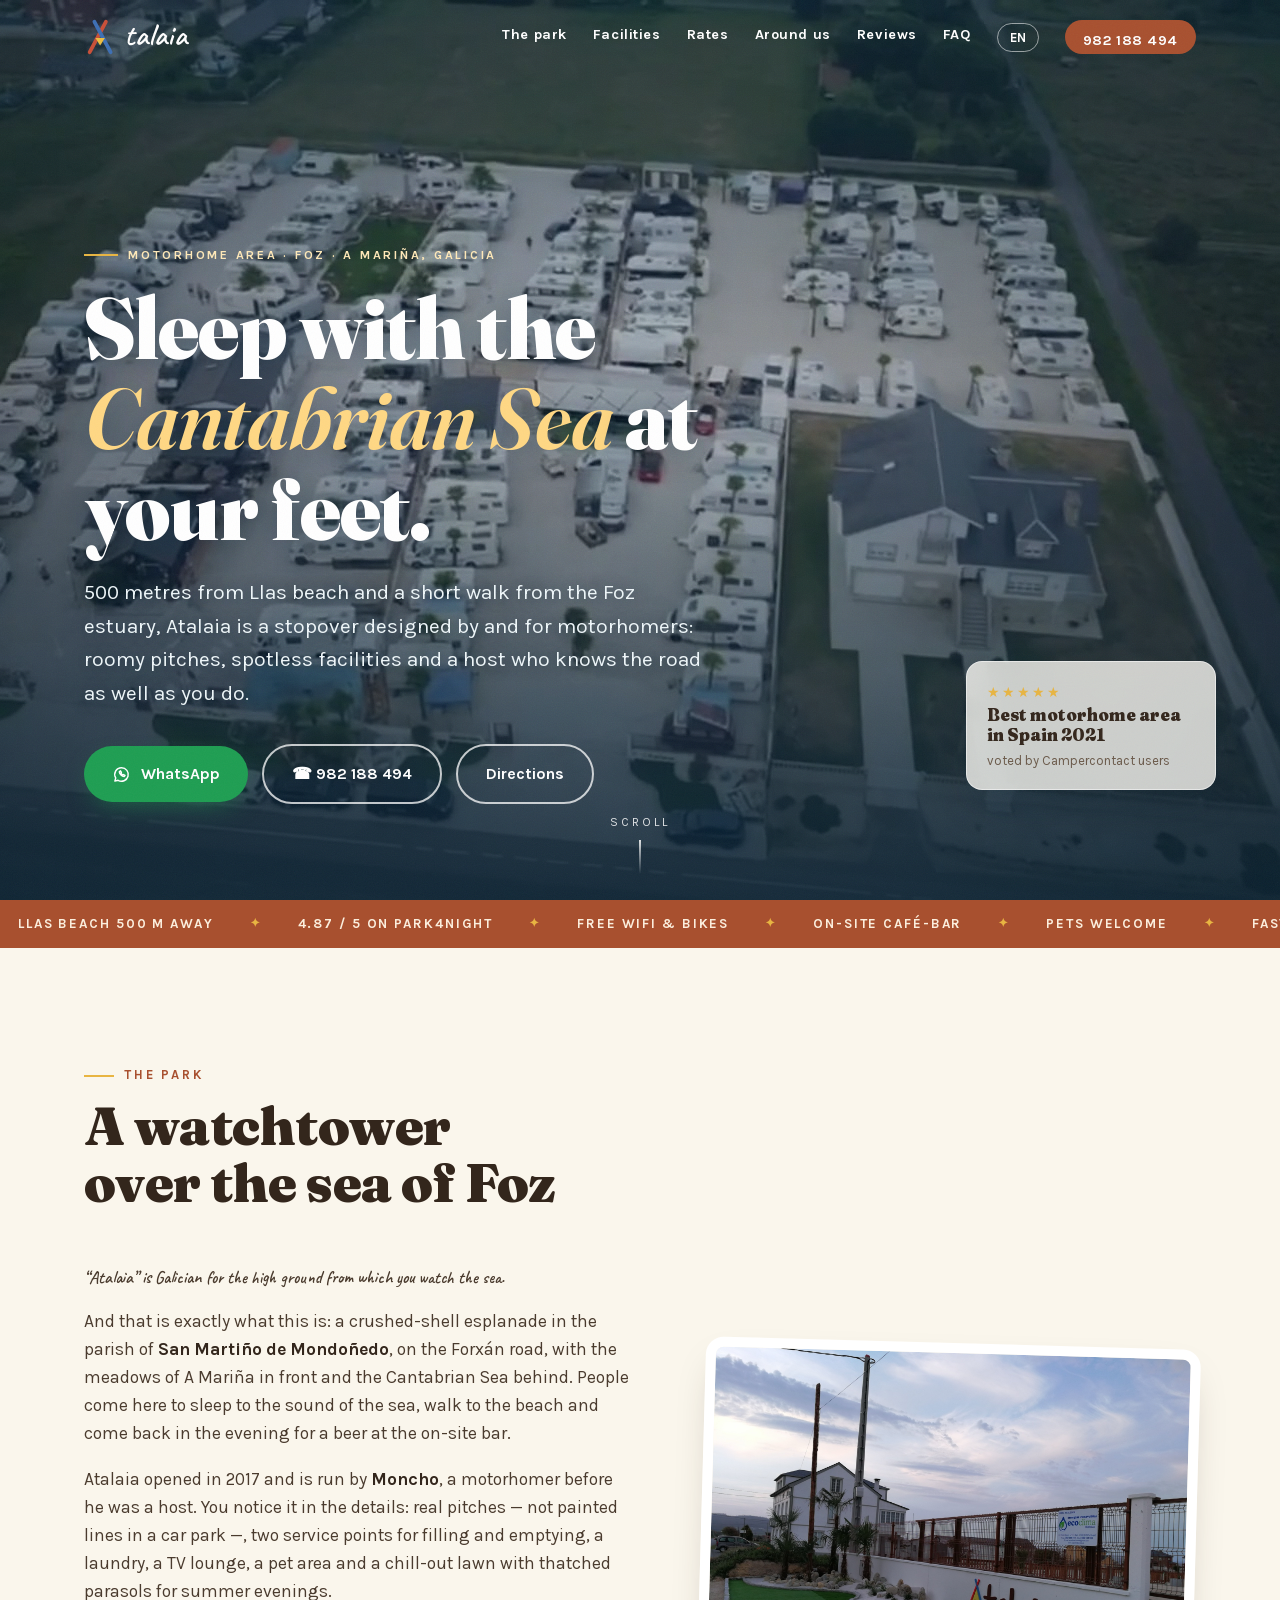
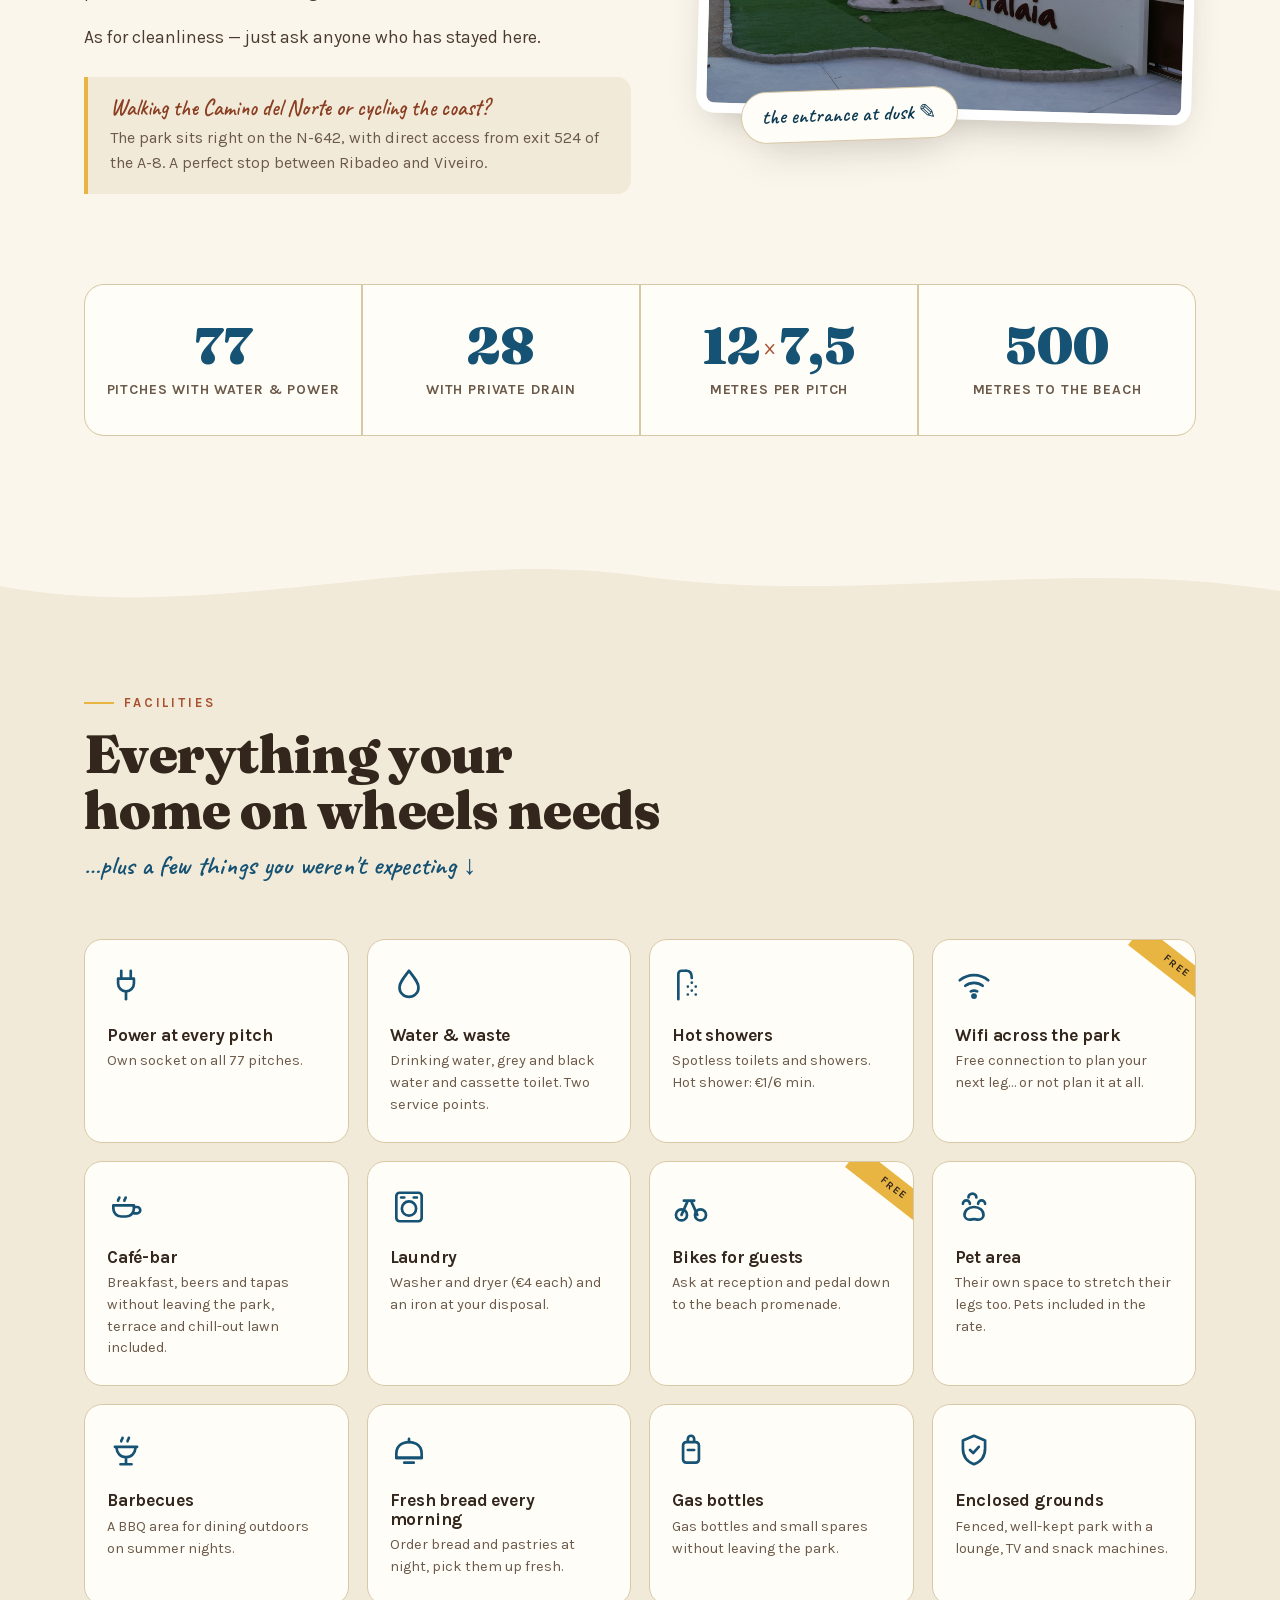
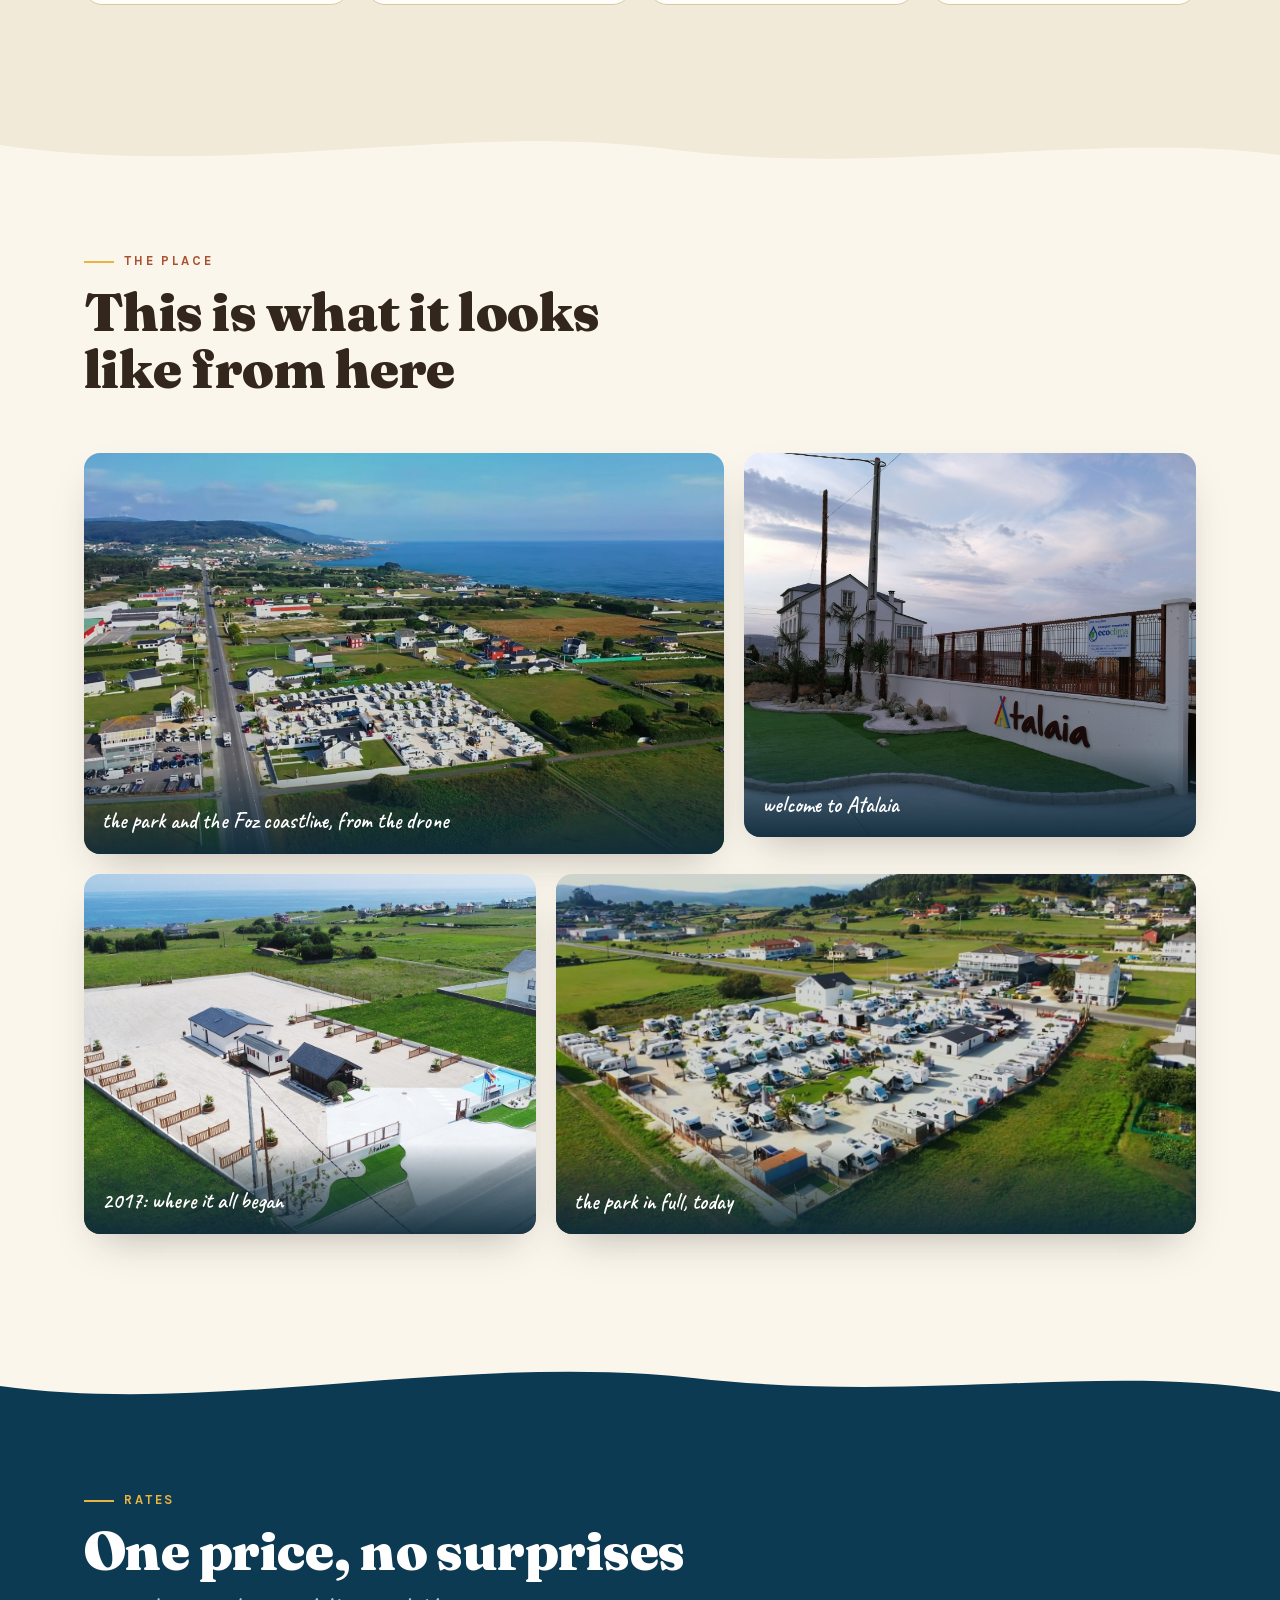
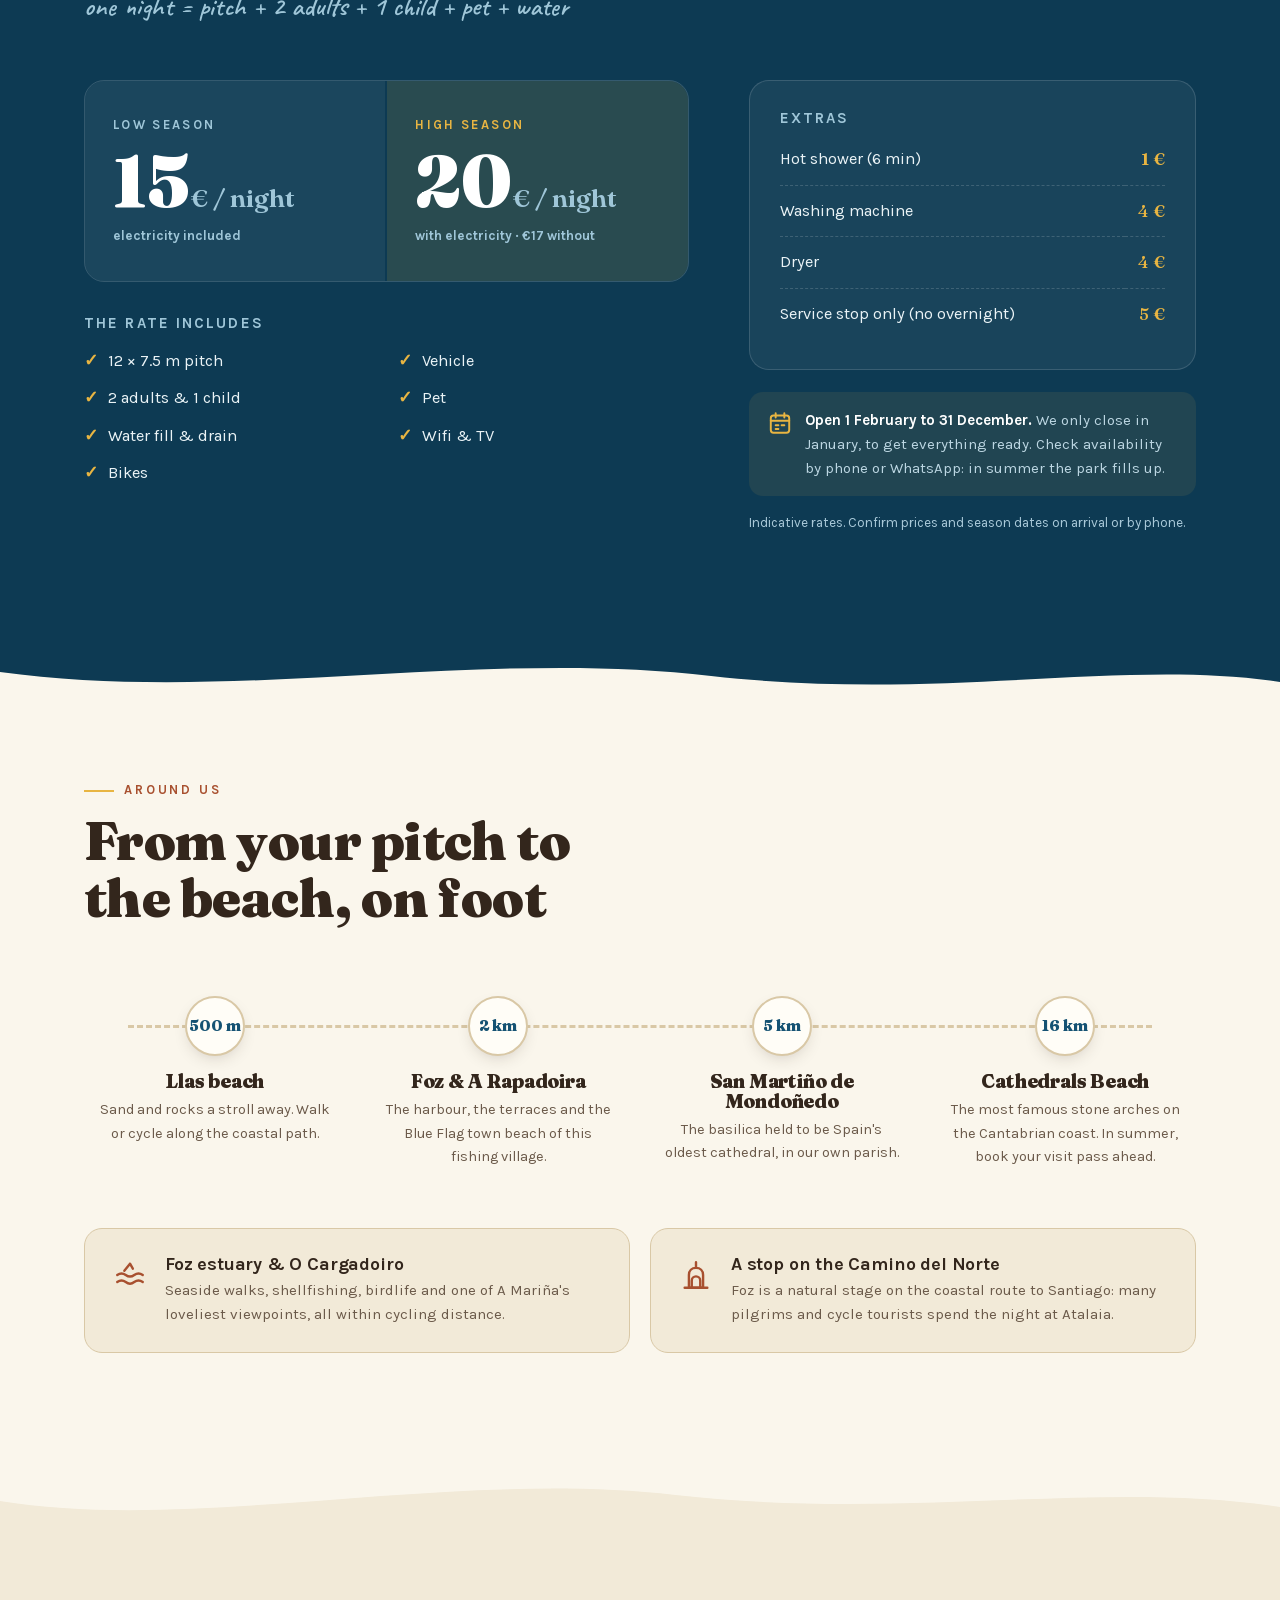
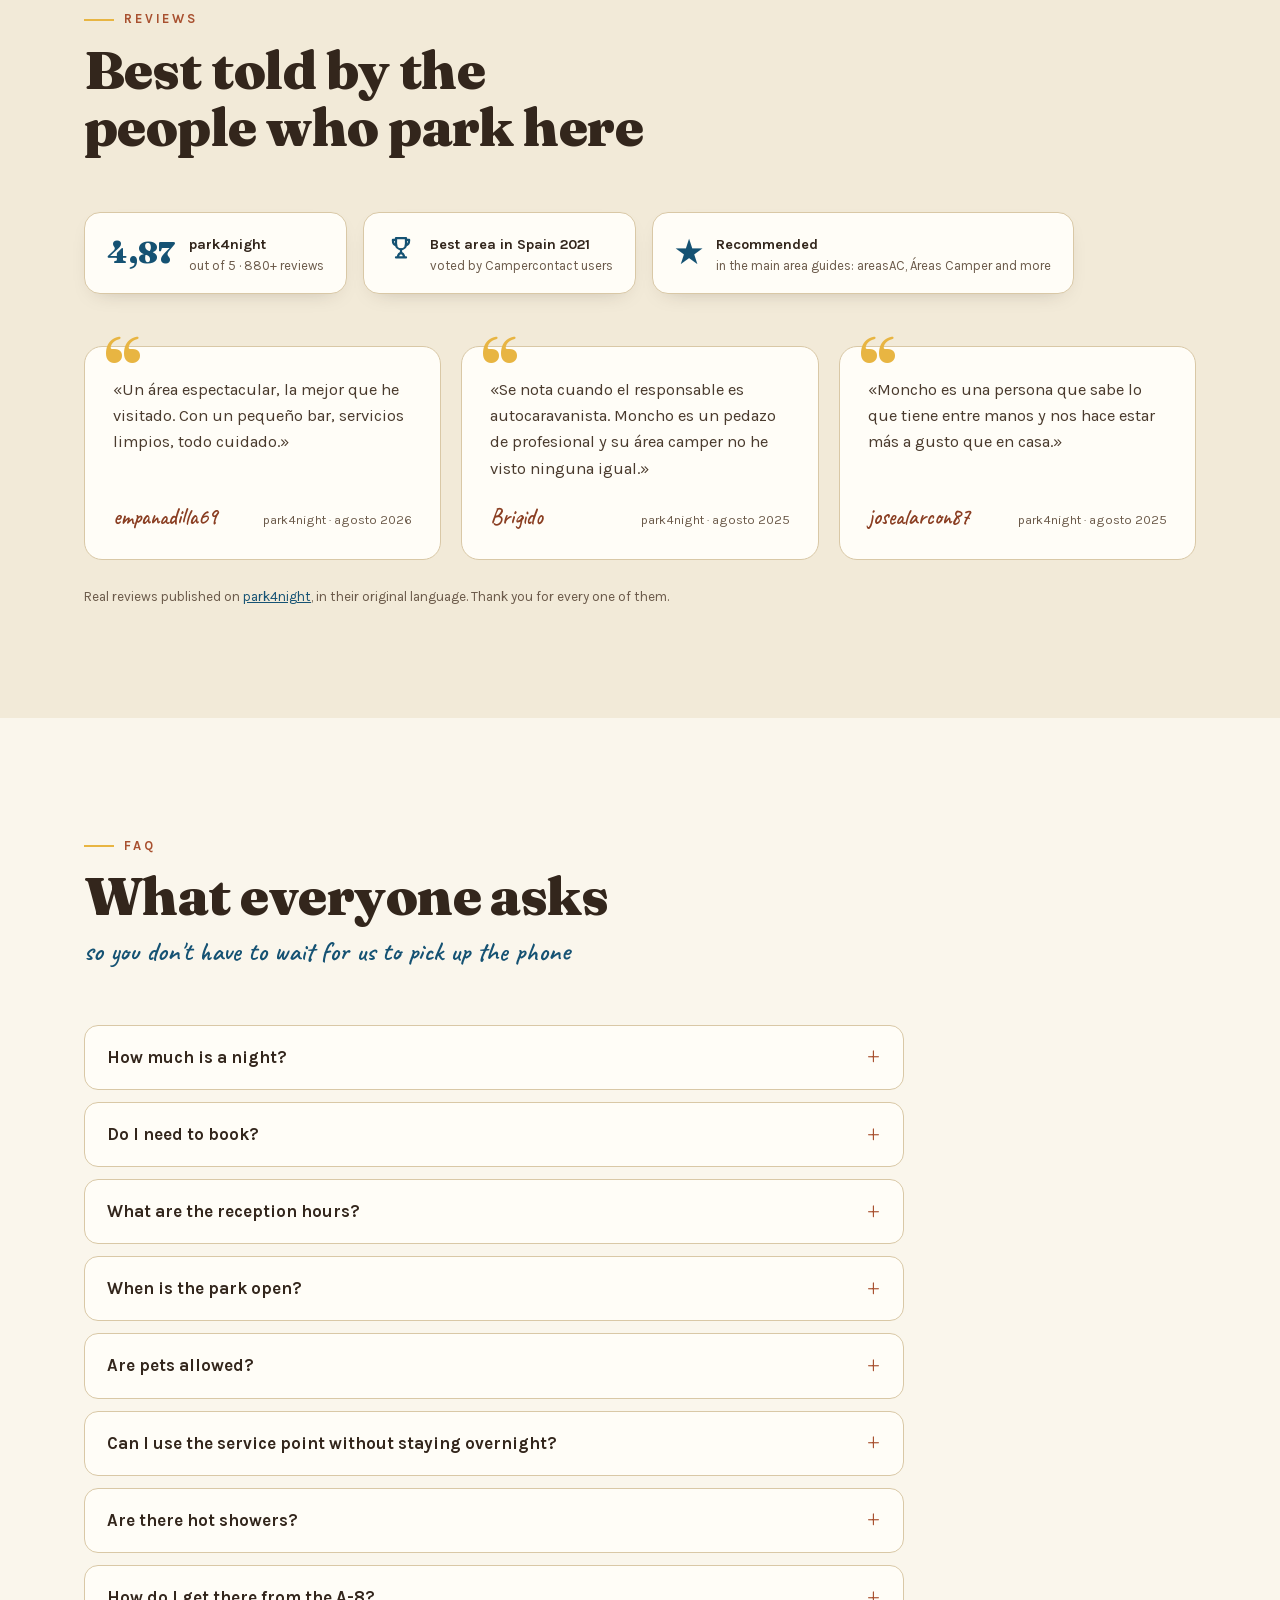
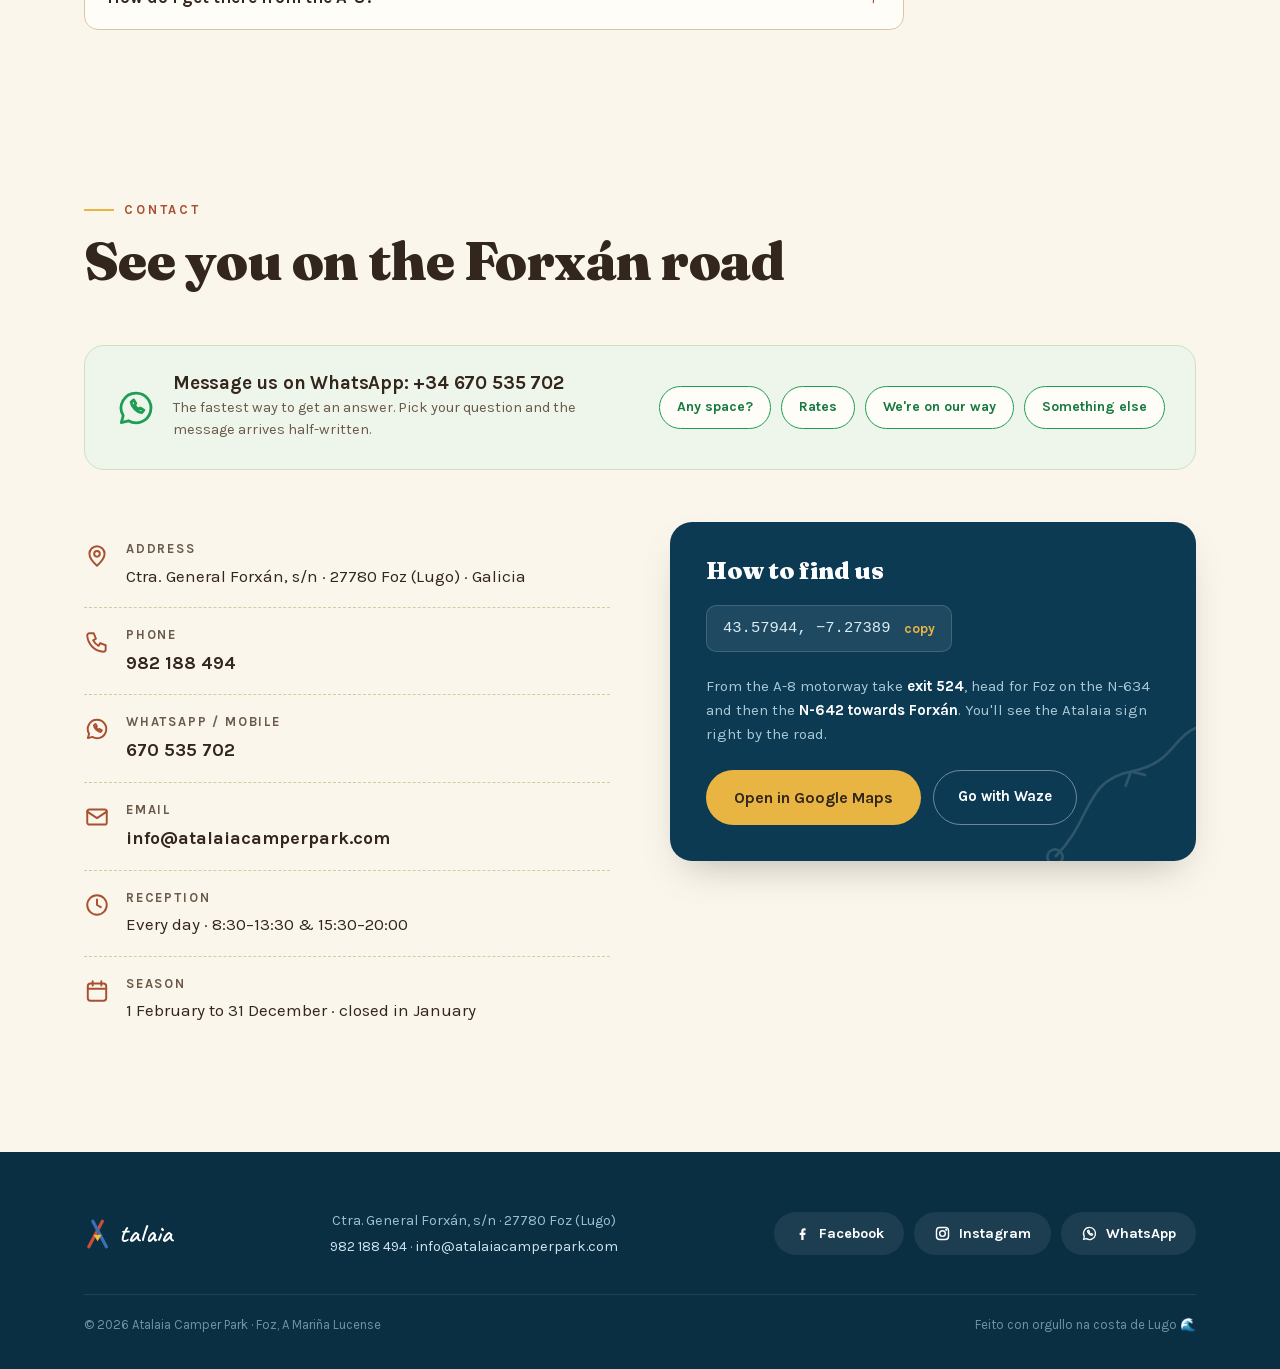
<file: en/index.html>
<!doctype html>
<html lang="en"><head>
<meta charset="utf-8">
<meta name="viewport" content="width=device-width, initial-scale=1, viewport-fit=cover">
<title>Atalaia Camper Park · Motorhome area in Foz (Lugo), Galicia</title>
<meta name="description" content="Motorhome stopover 500 m from Llas beach in Foz (A Mariña, Lugo, Galicia). 77 pitches with water and power, free wifi and bikes, café-bar, laundry, pets welcome. From €15/night. Best motorhome area in Spain 2021. Phone +34 982 188 494 · WhatsApp +34 670 535 702.">
<link rel="canonical" href="https://atalaiacamperpark.com/en/">
<link rel="alternate" hreflang="es" href="https://atalaiacamperpark.com/">
<link rel="alternate" hreflang="gl" href="https://atalaiacamperpark.com/gl/">
<link rel="alternate" hreflang="en" href="https://atalaiacamperpark.com/en/">
<link rel="alternate" hreflang="fr" href="https://atalaiacamperpark.com/fr/">
<link rel="alternate" hreflang="de" href="https://atalaiacamperpark.com/de/">
<link rel="alternate" hreflang="pt" href="https://atalaiacamperpark.com/pt/">
<link rel="alternate" hreflang="x-default" href="https://atalaiacamperpark.com/">
<meta name="robots" content="index, follow, max-image-preview:large">
<meta name="theme-color" content="#0d3a53">
<meta name="geo.region" content="ES-LU">
<meta name="geo.placename" content="Foz, Lugo">
<meta name="geo.position" content="43.57944;-7.27389">
<meta name="ICBM" content="43.57944, -7.27389">
<meta property="og:url" content="https://atalaiacamperpark.com/en/">
<meta property="og:site_name" content="Atalaia Camper Park">
<meta property="og:locale" content="en_GB">
<meta property="og:title" content="Atalaia Camper Park · Motorhome area in Foz (Lugo), Galicia">
<meta property="og:description" content="Motorhome stopover 500 m from Llas beach in Foz (A Mariña, Lugo, Galicia). 77 pitches with water and power, free wifi and bikes, café-bar, laundry, pets welcome. From €15/night. Best motorhome area in Spain 2021. Phone +34 982 188 494 · WhatsApp +34 670 535 702.">
<meta property="og:image" content="https://atalaiacamperpark.com/img/area-costa.jpg">
<meta property="og:image:width" content="1600">
<meta property="og:image:height" content="738">
<meta property="og:type" content="website">
<meta name="twitter:card" content="summary_large_image">
<meta name="twitter:title" content="Atalaia Camper Park · Motorhome area in Foz (Lugo), Galicia">
<meta name="twitter:description" content="Motorhome stopover 500 m from Llas beach in Foz (A Mariña, Lugo, Galicia). 77 pitches with water and power, free wifi and bikes, café-bar, laundry, pets welcome. From €15/night. Best motorhome area in Spain 2021. Phone +34 982 188 494 · WhatsApp +34 670 535 702.">
<meta name="twitter:image" content="https://atalaiacamperpark.com/img/area-costa.jpg">
<link rel="preload" as="image" href="../img/hero-first.jpg" fetchpriority="high">
<link rel="icon" href="data:image/svg+xml,&lt;svg xmlns=&quot;http://www.w3.org/2000/svg&quot; viewBox=&quot;0 0 32 32&quot;&gt;&lt;path d=&quot;M6 28 L20 3&quot; stroke=&quot;%23c94f38&quot; stroke-width=&quot;3.4&quot; stroke-linecap=&quot;round&quot;/&gt;&lt;path d=&quot;M26 28 L12 3&quot; stroke=&quot;%233d6fb4&quot; stroke-width=&quot;3.4&quot; stroke-linecap=&quot;round&quot;/&gt;&lt;path d=&quot;M11.5 17 L20.5 17 L16 24 Z&quot; fill=&quot;%23eebd3f&quot;/&gt;&lt;/svg&gt;">
<link rel="stylesheet" href="../fonts.css">
<script type="application/ld+json">
{
 "@context": "https://schema.org",
 "@graph": [
  {
   "@type": "Campground",
   "@id": "https://atalaiacamperpark.com/#campground",
   "name": "Atalaia Camper Park",
   "description": "Motorhome stopover 500 m from Llas beach in Foz (A Mariña, Lugo, Galicia). 77 pitches with water and power, free wifi and bikes, café-bar, laundry, pets welcome. From €15/night. Best motorhome area in Spain 2021. Phone +34 982 188 494 · WhatsApp +34 670 535 702.",
   "telephone": "+34982188494",
   "email": "info@atalaiacamperpark.com",
   "url": "https://atalaiacamperpark.com/",
   "image": "https://atalaiacamperpark.com/img/area-costa.jpg",
   "priceRange": "15 € – 20 € / noche",
   "currenciesAccepted": "EUR",
   "foundingDate": "2017",
   "address": {
    "@type": "PostalAddress",
    "streetAddress": "Ctra. General Forxán, s/n",
    "addressLocality": "Foz",
    "addressRegion": "Lugo, Galicia",
    "postalCode": "27780",
    "addressCountry": "ES"
   },
   "geo": {
    "@type": "GeoCoordinates",
    "latitude": 43.57944,
    "longitude": -7.27389
   },
   "hasMap": "https://www.google.com/maps/search/?api=1&query=43.57944,-7.27389",
   "sameAs": [
    "https://www.facebook.com/Atalaiacamperpark/",
    "https://www.instagram.com/atalaia_camper_park"
   ],
   "contactPoint": [
    {
     "@type": "ContactPoint",
     "telephone": "+34982188494",
     "contactType": "reservations",
     "availableLanguage": [
      "es",
      "gl"
     ]
    },
    {
     "@type": "ContactPoint",
     "telephone": "+34670535702",
     "contactType": "customer service",
     "availableLanguage": [
      "es",
      "gl"
     ]
    }
   ],
   "openingHoursSpecification": [
    {
     "@type": "OpeningHoursSpecification",
     "dayOfWeek": [
      "Monday",
      "Tuesday",
      "Wednesday",
      "Thursday",
      "Friday",
      "Saturday",
      "Sunday"
     ],
     "opens": "08:30",
     "closes": "13:30"
    },
    {
     "@type": "OpeningHoursSpecification",
     "dayOfWeek": [
      "Monday",
      "Tuesday",
      "Wednesday",
      "Thursday",
      "Friday",
      "Saturday",
      "Sunday"
     ],
     "opens": "15:30",
     "closes": "20:00"
    }
   ],
   "petsAllowed": true,
   "amenityFeature": [
    {
     "@type": "LocationFeatureSpecification",
     "name": "Electricidad en parcela",
     "value": true
    },
    {
     "@type": "LocationFeatureSpecification",
     "name": "Agua potable y vaciado de aguas grises y negras",
     "value": true
    },
    {
     "@type": "LocationFeatureSpecification",
     "name": "Duchas de agua caliente",
     "value": true
    },
    {
     "@type": "LocationFeatureSpecification",
     "name": "WiFi gratis",
     "value": true
    },
    {
     "@type": "LocationFeatureSpecification",
     "name": "Cafetería-bar",
     "value": true
    },
    {
     "@type": "LocationFeatureSpecification",
     "name": "Lavandería",
     "value": true
    },
    {
     "@type": "LocationFeatureSpecification",
     "name": "Bicicletas gratis",
     "value": true
    },
    {
     "@type": "LocationFeatureSpecification",
     "name": "Zona de mascotas",
     "value": true
    },
    {
     "@type": "LocationFeatureSpecification",
     "name": "Barbacoas",
     "value": true
    },
    {
     "@type": "LocationFeatureSpecification",
     "name": "Venta de gas",
     "value": true
    }
   ]
  },
  {
   "@type": "FAQPage",
   "@id": "https://atalaiacamperpark.com/en/#faq",
   "mainEntity": [
    {
     "@type": "Question",
     "name": "How much is a night?",
     "acceptedAnswer": {
      "@type": "Answer",
      "text": "€15 in low season, electricity included. In high season, €17 without electricity or €20 with it. Always includes a 12 × 7.5 m pitch, vehicle, 2 adults, 1 child, pet, water fill and drain, wifi, TV and bikes."
     }
    },
    {
     "@type": "Question",
     "name": "Do I need to book?",
     "acceptedAnswer": {
      "@type": "Answer",
      "text": "The quickest way is to check availability on WhatsApp or by calling +34 982 188 494. In summer and on long weekends the park fills up."
     }
    },
    {
     "@type": "Question",
     "name": "What are the reception hours?",
     "acceptedAnswer": {
      "@type": "Answer",
      "text": "Every day from 8:30 to 13:30 and from 15:30 to 20:00. Arriving outside those hours? Message us on WhatsApp and we'll tell you what to do."
     }
    },
    {
     "@type": "Question",
     "name": "When is the park open?",
     "acceptedAnswer": {
      "@type": "Answer",
      "text": "From 1 February to 31 December. We only close in January, to get everything ready."
     }
    },
    {
     "@type": "Question",
     "name": "Are pets allowed?",
     "acceptedAnswer": {
      "@type": "Answer",
      "text": "Yes, at no charge: pets are included in the rate. There's also a dedicated area for them to stretch their legs."
     }
    },
    {
     "@type": "Question",
     "name": "Can I use the service point without staying overnight?",
     "acceptedAnswer": {
      "@type": "Answer",
      "text": "Yes. The drive-through fill and drain service costs €5."
     }
    },
    {
     "@type": "Question",
     "name": "Are there hot showers?",
     "acceptedAnswer": {
      "@type": "Answer",
      "text": "Yes. Toilets are included in the rate and a hot shower costs €1 for 6 minutes."
     }
    },
    {
     "@type": "Question",
     "name": "How do I get there from the A-8?",
     "acceptedAnswer": {
      "@type": "Answer",
      "text": "Take exit 524 of the A-8, head for Foz on the N-634 and then the N-642 towards Forxán. The park is right by the road. GPS: 43.57944, −7.27389."
     }
    }
   ],
   "inLanguage": "en"
  }
 ]
}
</script>
<style>
/* ============================================================
   ATALAIA CAMPER PARK — Foz · A Mariña Lucense
   Paleta tomada del propio recinto: arena de conchilla,
   valla de óxido, mar Cantábrico y el tipi rojo-azul-amarillo
   del rótulo de la entrada.
   ============================================================ */
:root{
  --sand-50:#faf6ec;
  --sand-100:#f2ead8;
  --sand-200:#e6d8bc;
  --sand-line:#d9c8a6;
  --ink:#33261c;
  --ink-soft:#6b5a4a;
  --rust:#a8502f;
  --rust-deep:#8a3e22;
  --sea:#155273;
  --sea-deep:#0d3a53;
  --sea-ink:#0a2e42;
  --sun:#e8b542;
  --grass:#5d7f47;
  --paper:#fffdf7;
  --shadow:0 18px 40px -18px rgba(51,38,28,.35);
  --f-display:"Fraunces", Georgia, serif;
  --f-body:"Karla", "Helvetica Neue", sans-serif;
  --f-hand:"Caveat", cursive;
}
*{margin:0;padding:0;box-sizing:border-box}
html{scroll-behavior:smooth}
body{
  font-family:var(--f-body);
  color:var(--ink);
  background:var(--sand-50);
  line-height:1.6;
  font-size:17px;
  overflow-x:hidden;
}
::selection{background:var(--sun);color:var(--ink)}
img{max-width:100%;height:auto;display:block}
a{color:var(--rust)}
h1,h2,h3{font-family:var(--f-display);line-height:1.05;font-weight:900;letter-spacing:-.01em}

/* grano sutil sobre toda la página */
body::after{
  content:"";position:fixed;inset:0;pointer-events:none;z-index:2000;opacity:.045;
  background-image:url('data:image/svg+xml,<svg xmlns="http://www.w3.org/2000/svg" width="180" height="180"><filter id="n"><feTurbulence type="fractalNoise" baseFrequency=".9" numOctaves="2"/></filter><rect width="180" height="180" filter="url(%23n)" opacity="1"/></svg>');
}

.wrap{max-width:1160px;margin:0 auto;padding:0 24px}

/* ---------- animaciones de aparición ---------- */
.reveal{opacity:0;transform:translateY(26px)}
.reveal.in{opacity:1;transform:none;transition:opacity .8s cubic-bezier(.2,.65,.3,1),transform .8s cubic-bezier(.2,.65,.3,1);transition-delay:var(--d,0s)}
@media (prefers-reduced-motion: reduce){
  .reveal{opacity:1;transform:none}
  *{animation-duration:.01s !important;animation-iteration-count:1 !important}
}

/* ---------- navegación ---------- */
.nav{
  position:fixed;top:0;left:0;right:0;z-index:100;
  padding:18px 0;transition:background .35s,box-shadow .35s,padding .35s;
}
.nav.solid{background:#faf6ec;box-shadow:0 1px 0 var(--sand-line);padding:10px 0}
.nav .wrap{display:flex;align-items:center;gap:28px}
.brand{display:flex;align-items:center;gap:8px;text-decoration:none;flex-shrink:0}
.brand svg{height:38px;width:auto}
.brand .word{font-family:var(--f-hand);font-weight:600;font-size:30px;color:#fff;letter-spacing:.01em;transition:color .35s;line-height:1;transform:translateY(-2px)}
.nav.solid .brand .word{color:var(--rust-deep)}
.nav-links{display:flex;gap:26px;margin-left:auto;align-items:center}
.nav-links a{
  color:#fff;text-decoration:none;font-weight:700;font-size:14.5px;letter-spacing:.04em;
  border-bottom:2px solid transparent;padding-bottom:2px;transition:color .35s,border-color .2s;
}
.nav.solid .nav-links a{color:var(--ink)}
.nav-links a:hover{border-color:var(--sun)}
.nav-tel{
  background:var(--rust);color:#fff !important;padding:9px 18px;border-radius:999px;
  border:none !important;transition:background .2s,transform .2s;
}
.nav-tel:hover{background:var(--rust-deep);transform:translateY(-1px)}
.burger{display:none;margin-left:auto;background:none;border:0;cursor:pointer;padding:6px;position:relative;z-index:130}
.burger span{display:block;width:26px;height:3px;border-radius:2px;background:#fff;margin:5px 0;transition:transform .3s,opacity .3s,background .35s}
.nav.solid .burger span{background:var(--ink)}
@media (max-width:1050px){
  body.menu-open{overflow:hidden}
  body.menu-open .nav{background:transparent;box-shadow:none;backdrop-filter:none;-webkit-backdrop-filter:none}
  .nav-links{
    position:fixed;inset:0;flex-direction:column;justify-content:center;gap:30px;
    background:var(--sea-ink);transform:translateX(100%);transition:transform .4s cubic-bezier(.7,0,.3,1);
  }
  .nav-links a{color:#fff !important;font-size:22px}
  body.menu-open .nav-links{transform:none}
  body.menu-open .nav .burger span{background:#fff}
  body.menu-open .burger span:nth-child(1){transform:translateY(8px) rotate(45deg)}
  body.menu-open .burger span:nth-child(2){opacity:0}
  body.menu-open .burger span:nth-child(3){transform:translateY(-8px) rotate(-45deg)}
  .burger{display:block}
}

/* ---------- hero ---------- */
.hero{position:relative;min-height:100svh;display:flex;align-items:flex-end;isolation:isolate;overflow:hidden}
.hero-bg{position:absolute;inset:0;z-index:-2}
.hero-bg img{width:100%;height:100%;object-fit:cover}
@keyframes kenburns{from{transform:scale(1.14) translateY(-1.5%)}to{transform:scale(1)}}
.hero-vid{position:absolute;inset:0;width:100%;height:100%;object-fit:cover;opacity:0;transition:opacity 1.4s ease}
.hero-vid.on{opacity:1}
.hero::before{
  content:"";position:absolute;inset:0;z-index:-1;
  background:
    radial-gradient(130% 130% at 50% 38%, transparent 55%, rgba(9,34,50,.42) 100%),
    linear-gradient(180deg,rgba(10,46,66,.52) 0%,rgba(11,44,62,.34) 42%,rgba(9,34,50,.86) 100%);
}
.hero-grain{
  position:absolute;inset:0;z-index:-1;pointer-events:none;opacity:.11;mix-blend-mode:overlay;
  background-image:url('data:image/svg+xml,<svg xmlns="http://www.w3.org/2000/svg" width="160" height="160"><filter id="g"><feTurbulence type="fractalNoise" baseFrequency=".8" numOctaves="2"/></filter><rect width="160" height="160" filter="url(%23g)" opacity="1"/></svg>');
}
.hero-inner{width:100%;padding:120px 24px 96px}
.kicker{
  display:inline-flex;align-items:center;gap:10px;color:#ffe9b8;font-weight:700;
  letter-spacing:.22em;text-transform:uppercase;font-size:12.5px;margin-bottom:18px;
}
.kicker::before{content:"";width:34px;height:2px;background:var(--sun)}
.hero h1{
  color:#fff;font-size:clamp(42px,7.2vw,86px);max-width:11.5ch;
  text-shadow:0 3px 30px rgba(10,40,60,.45);
}
.hero h1 em{font-style:italic;font-weight:600;color:#ffd884}
.hero p.lead{
  color:#eef6f9;font-size:clamp(17px,2vw,21px);max-width:52ch;margin:22px 0 34px;
  text-shadow:0 1px 14px rgba(10,40,60,.5);
}
.hero-ctas{display:flex;gap:14px;flex-wrap:wrap;align-items:center}
.btn{
  display:inline-flex;align-items:center;gap:10px;text-decoration:none;font-weight:700;
  padding:15px 28px;border-radius:999px;font-size:16px;transition:transform .2s,background .2s,box-shadow .2s;
}
.btn-sun{background:var(--sun);color:var(--ink);box-shadow:0 10px 26px -10px rgba(232,181,66,.7)}
.btn-sun:hover{transform:translateY(-2px);background:#f2c356}
.btn-ghost{border:2px solid rgba(255,255,255,.75);color:#fff}
.btn-ghost:hover{background:rgba(255,255,255,.14);transform:translateY(-2px)}
.hero-award{
  position:absolute;right:5%;bottom:110px;z-index:5;
  background:rgba(255,253,247,.78);-webkit-backdrop-filter:blur(14px) saturate(1.3);backdrop-filter:blur(14px) saturate(1.3);
  border-radius:16px;padding:16px 20px;box-shadow:0 18px 40px -18px rgba(9,34,50,.5);
  transform:rotate(2.5deg);max-width:250px;border:1px solid rgba(255,255,255,.55);
}
.hero-award b{font-family:var(--f-display);font-weight:900;font-size:17px;display:block;line-height:1.2}
.hero-award small{color:var(--ink-soft);font-size:13px}
.hero-award .stars{color:var(--sun);letter-spacing:2px;font-size:14px}
@media (max-width:820px){.hero-award{display:none}}
.scroll-hint{
  position:absolute;left:50%;bottom:26px;transform:translateX(-50%);
  color:#fff;font-size:12px;letter-spacing:.25em;text-transform:uppercase;opacity:.85;
  display:flex;flex-direction:column;align-items:center;gap:8px;text-decoration:none;
}
.scroll-hint::after{content:"";width:1.5px;height:34px;background:linear-gradient(#fff,transparent);animation:drip 1.8s ease-in-out infinite}
@keyframes drip{0%{transform:scaleY(.2);transform-origin:top}55%{transform:scaleY(1);transform-origin:top}56%{transform-origin:bottom}100%{transform:scaleY(.15);transform-origin:bottom}}

/* ---------- cinta marquesina ---------- */
.ticker{background:var(--rust);color:#fbeedd;overflow:hidden;padding:13px 0;position:relative;z-index:6}
.ticker-track{display:flex;gap:0;width:max-content;animation:ticker 32s linear infinite}
.ticker:hover .ticker-track{animation-play-state:paused}
.ticker span{white-space:nowrap;font-weight:700;letter-spacing:.14em;text-transform:uppercase;font-size:13.5px;padding:0 18px;display:inline-flex;align-items:center;gap:36px}
.ticker span::after{content:"✦";color:var(--sun);font-size:12px}
@keyframes ticker{to{transform:translateX(-50%)}}

/* ---------- secciones ---------- */
section{position:relative}
.sec{padding:110px 0}
.sec-head{margin-bottom:56px;position:relative}
.overline{color:var(--rust);font-weight:800;letter-spacing:.22em;text-transform:uppercase;font-size:13px;display:inline-flex;align-items:center;gap:10px}
.overline::before{content:"";width:30px;height:2px;background:var(--sun)}
.sec-head h2{font-size:clamp(32px,4.6vw,54px);margin-top:12px;max-width:20ch;text-wrap:balance}
.hand{font-family:var(--f-hand);font-weight:600;color:var(--sea);font-size:clamp(20px,2.4vw,27px);line-height:1.25}

/* ---------- el área ---------- */
.area-grid{display:grid;grid-template-columns:1.05fr .95fr;gap:70px;align-items:center}
@media (max-width:900px){.area-grid{grid-template-columns:1fr;gap:48px}}
.area-copy p{margin-bottom:18px;color:#4a3b2e;font-size:17.5px}
.area-copy p b{color:var(--ink)}
.area-note{
  margin-top:26px;padding:18px 22px;background:var(--sand-100);border-left:4px solid var(--sun);
  border-radius:0 14px 14px 0;font-size:16px;color:var(--ink-soft);
}
.area-note .hand{font-size:22px;display:block;margin-bottom:2px;color:var(--rust-deep)}
.area-photo{position:relative}
.area-photo .ph-main{
  border-radius:18px;box-shadow:var(--shadow);transform:rotate(1.6deg);
  border:10px solid #fff;transition:transform .5s cubic-bezier(.2,.65,.3,1);
}
.area-photo:hover .ph-main{transform:rotate(.4deg) scale(1.015)}
.area-photo .ph-caption{
  position:absolute;bottom:-22px;left:8%;background:var(--paper);padding:8px 20px;border-radius:999px;
  font-family:var(--f-hand);font-size:21px;color:var(--sea-deep);box-shadow:var(--shadow);
  transform:rotate(-2deg);border:1px solid var(--sand-line);
}
.stats{display:grid;grid-template-columns:repeat(4,1fr);gap:2px;margin-top:90px;background:var(--sand-line);border-radius:20px;overflow:hidden;border:1px solid var(--sand-line)}
@media (max-width:760px){.stats{grid-template-columns:repeat(2,1fr)}}
.stat{background:var(--paper);padding:34px 20px;text-align:center;transition:background .3s}
.stat:hover{background:#fff}
.stat .num{font-family:var(--f-display);font-weight:900;font-size:clamp(36px,4.5vw,52px);color:var(--sea);line-height:1}
.stat .num .x{font-size:.5em;font-weight:600;color:var(--rust);vertical-align:.22em;margin:0 3px}
.stat .lbl{margin-top:8px;font-size:14px;font-weight:700;letter-spacing:.06em;text-transform:uppercase;color:var(--ink-soft)}

/* ---------- servicios ---------- */
.sec-servicios{background:var(--sand-100)}
.svc-grid{display:grid;grid-template-columns:repeat(4,1fr);gap:18px}
@media (max-width:980px){.svc-grid{grid-template-columns:repeat(3,1fr)}}
@media (max-width:680px){.svc-grid{grid-template-columns:repeat(2,1fr)}}
.svc{
  background:var(--paper);border:1px solid var(--sand-line);border-radius:18px;padding:26px 22px;
  transition:transform .3s cubic-bezier(.2,.65,.3,1),box-shadow .3s;position:relative;overflow:hidden;
}
.svc:hover{transform:translateY(-5px) rotate(-.4deg);box-shadow:var(--shadow)}
.svc svg{width:38px;height:38px;stroke:var(--sea);stroke-width:1.7;fill:none;stroke-linecap:round;stroke-linejoin:round;margin-bottom:14px}
.svc:hover svg{stroke:var(--rust)}
.svc h3{font-size:17.5px;font-weight:600;font-family:var(--f-body);font-weight:800;margin-bottom:6px}
.svc p{font-size:14.5px;color:var(--ink-soft);line-height:1.5}
.svc .free{
  position:absolute;top:14px;right:-32px;background:var(--sun);color:var(--ink);font-size:10.5px;
  font-weight:800;letter-spacing:.12em;padding:4px 36px;transform:rotate(38deg);text-transform:uppercase;
}

/* ---------- galería ---------- */
.gal-grid{display:grid;grid-template-columns:repeat(12,1fr);gap:20px}
.gal-item{position:relative;border-radius:16px;overflow:hidden;cursor:zoom-in;box-shadow:var(--shadow)}
.gal-item img{width:100%;height:100%;object-fit:cover;transition:transform .8s cubic-bezier(.2,.65,.3,1)}
.gal-item:hover img{transform:scale(1.06)}
.gal-item figcaption{
  position:absolute;left:0;right:0;bottom:0;padding:40px 18px 14px;color:#fff;
  font-family:var(--f-hand);font-size:22px;
  background:linear-gradient(180deg,transparent,rgba(13,42,58,.45) 40%,rgba(13,42,58,.92));
}
.g1{grid-column:span 7;aspect-ratio:16/10}
.g2{grid-column:span 5;aspect-ratio:4/3.4}
.g3{grid-column:span 5;aspect-ratio:1.255}
.g4{grid-column:span 7;aspect-ratio:16/9}
@media (max-width:720px){.g1,.g2,.g3,.g4{grid-column:span 12;aspect-ratio:16/10}}
dialog.lightbox{border:0;background:rgba(20,14,9,.92);max-width:100vw;max-height:100vh;width:100vw;height:100vh;display:grid;place-items:center;padding:4vmin}
dialog.lightbox:not([open]){display:none}
dialog.lightbox img{max-width:92vw;max-height:86vh;border-radius:10px;box-shadow:0 30px 80px rgba(0,0,0,.5)}
dialog.lightbox::backdrop{background:transparent}
.lb-close{position:fixed;top:20px;right:24px;background:none;border:0;color:#fff;font-size:38px;cursor:pointer;line-height:1}

/* ---------- tarifas ---------- */
.sec-tarifas{background:var(--sea-deep);color:#eaf3f6}
.sec-tarifas .overline{color:var(--sun)}
.sec-tarifas .sec-head h2{color:#fff}
.sec-tarifas .hand{color:#9fc6d8}
.tarifa-grid{display:grid;grid-template-columns:1.15fr .85fr;gap:60px;align-items:start}
@media (max-width:900px){.tarifa-grid{grid-template-columns:1fr;gap:44px}}
.precios{display:flex;gap:2px;border-radius:20px;overflow:hidden;border:1px solid rgba(255,255,255,.16)}
.precio{flex:1;padding:34px 28px;background:rgba(255,255,255,.06)}
.precio.alta{background:rgba(232,181,66,.13)}
.precio .temp{font-size:13px;font-weight:800;letter-spacing:.18em;text-transform:uppercase;color:#9fc6d8}
.precio.alta .temp{color:var(--sun)}
.precio .eur{font-family:var(--f-display);font-weight:900;font-size:clamp(52px,6vw,72px);line-height:1;color:#fff;margin:10px 0 2px;white-space:nowrap}
.precio .eur small{font-size:.35em;font-weight:600;color:#9fc6d8}
.precio .elec{margin-top:8px;font-size:13.5px;font-weight:700;color:#9fc6d8}
.incluye{margin-top:34px}
.incluye h3{font-family:var(--f-body);font-weight:800;font-size:15px;letter-spacing:.14em;text-transform:uppercase;color:#9fc6d8;margin-bottom:16px}
.incluye ul{list-style:none;display:grid;grid-template-columns:1fr 1fr;gap:11px 24px}
@media (max-width:560px){.incluye ul{grid-template-columns:1fr}}
.incluye li{display:flex;gap:10px;align-items:baseline;font-size:16.5px}
.incluye li::before{content:"✓";color:var(--sun);font-weight:800}
.extras{background:rgba(255,255,255,.05);border:1px solid rgba(255,255,255,.14);border-radius:20px;padding:30px}
.extras h3{font-family:var(--f-body);font-weight:800;font-size:15px;letter-spacing:.14em;text-transform:uppercase;color:#9fc6d8;margin-bottom:8px}
.extras table{width:100%;border-collapse:collapse;font-size:16.5px}
.extras td{padding:12px 0;border-bottom:1px dashed rgba(255,255,255,.16)}
.extras tr:last-child td{border:0}
.extras td:last-child{text-align:right;font-family:var(--f-display);font-weight:600;color:var(--sun);white-space:nowrap}
.temporada{
  margin-top:22px;display:flex;gap:12px;align-items:flex-start;font-size:15px;color:#bcd6e2;
  background:rgba(232,181,66,.09);border-radius:14px;padding:16px 18px;
}
.temporada b{color:#fff}
.nota-tarifa{margin-top:16px;font-size:13.5px;color:#a9c9d9}

/* ---------- entorno ---------- */
.ruta{position:relative;margin:70px 0 54px}
.ruta-line{position:absolute;top:29px;left:4%;right:4%;border-top:3px dashed var(--sand-line);z-index:0}
.ruta-stops{display:grid;grid-template-columns:repeat(4,1fr);gap:22px;position:relative;z-index:1}
@media (max-width:860px){
  .ruta-line{display:none}
  .ruta-stops{grid-template-columns:1fr 1fr}
}
@media (max-width:540px){.ruta-stops{grid-template-columns:1fr}}
.stop{text-align:center}
.stop .pin{
  width:60px;height:60px;margin:0 auto 16px;border-radius:50%;background:var(--paper);
  border:2px solid var(--sand-line);display:grid;place-items:center;
  font-family:var(--f-display);font-weight:900;color:var(--sea);font-size:15px;
  box-shadow:0 6px 18px -8px rgba(51,38,28,.3);transition:transform .3s,border-color .3s;
}
.stop:hover .pin{transform:translateY(-4px) scale(1.06);border-color:var(--sun)}
.stop h3{font-size:19px;margin-bottom:6px}
.stop p{font-size:14.5px;color:var(--ink-soft);max-width:26ch;margin:0 auto}
.entorno-extra{
  display:grid;grid-template-columns:1fr 1fr;gap:20px;margin-top:60px;
}
@media (max-width:760px){.entorno-extra{grid-template-columns:1fr}}
.ent-card{
  background:var(--sand-100);border-radius:18px;padding:26px 28px;border:1px solid var(--sand-line);
  display:flex;gap:18px;align-items:flex-start;
}
.ent-card svg{width:34px;height:34px;flex-shrink:0;stroke:var(--rust);stroke-width:1.7;fill:none;stroke-linecap:round;stroke-linejoin:round;margin-top:3px}
.ent-card h3{font-size:18px;font-family:var(--f-body);font-weight:800;margin-bottom:4px}
.ent-card p{font-size:15px;color:var(--ink-soft)}

/* ---------- opiniones ---------- */
.sec-opiniones{background:var(--sand-100)}
.badges{display:flex;gap:16px;flex-wrap:wrap;margin-bottom:52px}
.badge{
  background:var(--paper);border:1px solid var(--sand-line);border-radius:16px;padding:16px 22px;
  display:flex;align-items:center;gap:14px;box-shadow:0 8px 22px -14px rgba(51,38,28,.35);
}
.badge .score{font-family:var(--f-display);font-weight:900;font-size:30px;color:var(--sea)}
.badge div small{display:block;color:var(--ink-soft);font-size:13px;line-height:1.35}
.badge div b{font-size:14.5px}
.quotes{display:grid;grid-template-columns:repeat(3,1fr);gap:20px}
@media (max-width:900px){.quotes{grid-template-columns:1fr}}
.quote{
  background:var(--paper);border-radius:18px;padding:30px 28px 24px;position:relative;
  border:1px solid var(--sand-line);display:flex;flex-direction:column;
  transition:transform .3s;
}
.quote:hover{transform:translateY(-4px)}
.quote::before{
  content:"“";position:absolute;top:-14px;left:20px;font-family:var(--f-display);font-weight:900;
  font-size:74px;line-height:1;color:var(--sun);
}
.quote p{font-size:16.5px;color:#4a3b2e;flex:1}
.quote footer{margin-top:18px;display:flex;justify-content:space-between;align-items:baseline;gap:8px}
.quote footer b{font-family:var(--f-hand);font-size:22px;font-weight:600;color:var(--rust-deep)}
.quote footer small{color:var(--ink-soft);font-size:12.5px;text-align:right}
.op-fuente{margin-top:26px;font-size:13.5px;color:var(--ink-soft)}
.op-fuente a{color:var(--sea)}

/* ---------- contacto ---------- */
.contact-grid{display:grid;grid-template-columns:1fr 1fr;gap:60px;align-items:start}
@media (max-width:860px){.contact-grid{grid-template-columns:1fr;gap:40px}}
.c-item{display:flex;gap:16px;align-items:flex-start;padding:17px 0;border-bottom:1px dashed var(--sand-line)}
.c-item:last-child{border:0}
.c-item svg{width:26px;height:26px;stroke:var(--rust);stroke-width:1.8;fill:none;stroke-linecap:round;stroke-linejoin:round;flex-shrink:0;margin-top:4px}
.c-item b{display:block;font-size:13px;letter-spacing:.14em;text-transform:uppercase;color:var(--ink-soft);margin-bottom:3px}
.c-item a{color:var(--ink);text-decoration:none;font-size:18px;font-weight:700}
.c-item a:hover{color:var(--rust)}
.c-item span{font-size:17px}
.mapa{
  background:var(--sea-deep);border-radius:22px;padding:36px;color:#dcecf3;position:relative;overflow:hidden;
  box-shadow:var(--shadow);
}
.mapa h3{color:#fff;font-size:24px;margin-bottom:8px}
.mapa .coords{
  font-family:ui-monospace,Menlo,monospace;font-size:15.5px;background:rgba(255,255,255,.08);
  border:1px solid rgba(255,255,255,.15);padding:10px 16px;border-radius:10px;display:inline-flex;
  gap:14px;align-items:center;margin:14px 0 22px;
}
.coords button{background:none;border:0;color:var(--sun);cursor:pointer;font-weight:700;font-size:13.5px;font-family:var(--f-body)}
.mapa .indicaciones{font-size:15px;color:#a8c8d6;margin-bottom:24px}
.mapa .indicaciones b{color:#fff}
.mapa-ctas{display:flex;gap:12px;flex-wrap:wrap}
.mapa .btn-sun{box-shadow:none}
.btn-line{border:1.5px solid rgba(255,255,255,.4);color:#fff;text-decoration:none;padding:13px 24px;border-radius:999px;font-weight:700;font-size:15px;transition:background .2s}
.btn-line:hover{background:rgba(255,255,255,.1)}
.mapa svg.deco{position:absolute;right:-30px;bottom:-34px;width:190px;height:190px;opacity:.14;stroke:#fff;fill:none;stroke-width:1.4}

/* ---------- footer ---------- */
footer.site{background:var(--sea-ink);color:#9dbfd0;padding:56px 0 34px;font-size:14.5px}
.foot-grid{display:flex;justify-content:space-between;gap:30px;flex-wrap:wrap;align-items:center}
.foot-brand{display:flex;align-items:center;gap:8px}
.foot-brand svg{height:32px;width:auto}
.foot-brand .word{font-family:var(--f-hand);font-size:26px;color:#fff;font-weight:600}
.foot-mid{text-align:center;line-height:1.8}
.foot-mid a{color:#cfe4ee;text-decoration:none}
.foot-mid a:hover{color:var(--sun)}
.fb-link{display:inline-flex;align-items:center;gap:8px;background:rgba(255,255,255,.08);padding:10px 20px;border-radius:999px;color:#fff !important;text-decoration:none;font-weight:700;transition:background .2s}
.fb-link:hover{background:rgba(255,255,255,.16)}
.fb-link svg{width:17px;height:17px;fill:currentColor}
.foot-legal{margin-top:34px;padding-top:20px;border-top:1px solid rgba(255,255,255,.09);display:flex;justify-content:space-between;gap:14px;flex-wrap:wrap;font-size:13px;color:#6f93a5}

/* ---------- separadores de ola ---------- */
.wave{display:block;width:100%;height:70px;margin-bottom:-1px}

/* ---------- selector de idioma ---------- */
.lang-sel{
  background:transparent;border:1.5px solid rgba(255,255,255,.55);color:#fff;border-radius:999px;
  padding:6px 12px;font-weight:700;font-size:13px;font-family:var(--f-body);cursor:pointer;
  appearance:none;-webkit-appearance:none;transition:color .35s,border-color .35s;
}
.nav.solid .lang-sel{color:var(--ink);border-color:var(--sand-line)}
.lang-sel option{color:var(--ink);background:var(--paper)}
@media (max-width:900px){
  body.menu-open .nav .lang-sel{color:#fff;border-color:rgba(255,255,255,.55)}
}

/* ---------- WhatsApp ---------- */
.btn-wa{background:#1e9e52;color:#fff;box-shadow:0 10px 26px -10px rgba(30,158,82,.55)}
.btn-wa:hover{background:#178746;transform:translateY(-2px)}
.btn-wa svg{width:19px;height:19px;stroke:#fff;stroke-width:1.8;fill:none;stroke-linecap:round;stroke-linejoin:round}
.wa-band{
  background:#eef5ea;border:1px solid #cfe0c4;border-radius:20px;padding:28px 30px;margin-bottom:52px;
  display:flex;gap:28px;align-items:center;justify-content:space-between;flex-wrap:wrap;
}
.wa-head{display:flex;gap:16px;align-items:center;min-width:280px;flex:1}
.wa-head > svg{width:42px;height:42px;flex-shrink:0;stroke:#1e9e52;stroke-width:1.6;fill:none;stroke-linecap:round;stroke-linejoin:round}
.wa-head h3{font-family:var(--f-body);font-weight:800;font-size:19px;margin-bottom:3px}
.wa-head p{font-size:14.5px;color:var(--ink-soft);line-height:1.5}
.wa-intents{display:flex;gap:10px;flex-wrap:wrap}
.chip{
  border:1.5px solid #1e9e52;color:#177a40;background:var(--paper);padding:9px 17px;border-radius:999px;
  text-decoration:none;font-weight:700;font-size:14px;transition:background .2s,color .2s,transform .2s;
}
.chip:hover{background:#1e9e52;color:#fff;transform:translateY(-1px)}

/* ---------- dudas frecuentes ---------- */
.faq-list{max-width:820px}
.faq-list details{
  background:var(--paper);border:1px solid var(--sand-line);border-radius:14px;margin-bottom:12px;overflow:hidden;
}
.faq-list summary{
  cursor:pointer;list-style:none;display:flex;justify-content:space-between;align-items:center;gap:14px;
  padding:18px 22px;font-weight:800;font-size:17px;
}
.faq-list summary::-webkit-details-marker{display:none}
.faq-list summary::after{content:"+";font-family:var(--f-display);font-weight:600;font-size:26px;color:var(--rust);line-height:1;transition:transform .25s;flex-shrink:0}
.faq-list details[open] summary::after{transform:rotate(45deg)}
.faq-body{padding:0 22px 20px;color:var(--ink-soft);font-size:16px;line-height:1.65}
.faq-body a{color:var(--sea);font-weight:700}

/* ---------- barra fija móvil ---------- */
.sticky-cta{display:none}
@media (max-width:700px){
  .sticky-cta{
    position:fixed;left:0;right:0;bottom:0;z-index:90;display:flex;background:var(--paper);
    border-top:1px solid var(--sand-line);box-shadow:0 -8px 24px rgba(51,38,28,.14);
  }
  .sticky-cta a{
    flex:1;display:flex;flex-direction:column;align-items:center;gap:3px;
    padding:10px 4px calc(10px + env(safe-area-inset-bottom));
    text-decoration:none;font-size:12px;font-weight:800;color:var(--ink);letter-spacing:.02em;
  }
  .sticky-cta a + a{border-left:1px solid var(--sand-line)}
  .sticky-cta svg{width:21px;height:21px;stroke:var(--rust);fill:none;stroke-width:1.8;stroke-linecap:round;stroke-linejoin:round}
  .sticky-cta a.wa svg{stroke:#1e9e52}
  body{padding-bottom:64px}
  body.menu-open .sticky-cta{display:none}
}

/* ---------- ajustes móvil ---------- */
@media (max-width:700px){
  .sec{padding:72px 0}
  .precio{padding:24px 16px}
  .precio .eur{font-size:36px}
  .precio .elec{font-size:12px}
  .scroll-hint{display:none}
  .hero-ctas{flex-direction:column;align-items:stretch}
  .hero-ctas .btn{justify-content:center}
  footer.site{padding-bottom:100px}
  .sec-head{margin-bottom:40px}
  .kicker::before{display:none}
  .stats{margin-top:64px}
  .hero-inner{padding-bottom:80px}
}
</style>
</head>
<body>

<!-- ══════════ NAVEGACIÓN ══════════ -->
<nav class="nav" id="nav">
  <div class="wrap">
    <a class="brand" href="#" aria-label="Atalaia Camper Park — inicio">
      <svg viewBox="0 0 34 40" aria-hidden="true">
        <path d="M6 36 L23 4" stroke="#c94f38" stroke-width="4" stroke-linecap="round"></path>
        <path d="M28 36 L11 4" stroke="#3d6fb4" stroke-width="4" stroke-linecap="round"></path>
        <path d="M12 21 L22 21 L17 29 Z" fill="#eebd3f"></path>
      </svg>
      <span class="word">talaia</span>
    </a>
    <button class="burger" id="burger" aria-label="Abrir menú"><span></span><span></span><span></span></button>
    <div class="nav-links" id="navlinks">
      <a href="#area" data-i18n="nav.area">The park</a>
      <a href="#servicios" data-i18n="nav.serv">Facilities</a>
      <a href="#tarifas" data-i18n="nav.tar">Rates</a>
      <a href="#entorno" data-i18n="nav.ent">Around us</a>
      <a href="#opiniones" data-i18n="nav.op">Reviews</a>
      <a href="#faq" data-i18n="nav.faq">FAQ</a>
      <select id="langSel" class="lang-sel" aria-label="Idioma / Language">
        <option value="es">ES</option><option value="gl">GL</option><option value="en">EN</option><option value="fr">FR</option><option value="de">DE</option><option value="pt">PT</option>
      </select>
      <a class="nav-tel" href="tel:+34982188494">982 188 494</a>
    </div>
  </div>
</nav>

<!-- ══════════ HERO ══════════ -->
<header class="hero" id="top">
  <div class="hero-bg">
    <img src="../img/hero-first.jpg" width="1600" height="900" fetchpriority="high" decoding="async" alt="Vista aérea de Atalaia Camper Park con el área llena, en Foz (Lugo)">
    <video class="hero-vid" id="heroVid" autoplay="" muted="" loop="" playsinline="" preload="auto" poster="../img/hero-first.jpg" disablepictureinpicture="" disableremoteplayback="" x-webkit-airplay="deny" aria-hidden="true" src="../img/hero-video.mp4?v=4"></video>
  </div>
  <div class="hero-grain" aria-hidden="true"></div>
  <div class="hero-inner wrap">
    <span class="kicker reveal in" data-i18n="kicker">Motorhome area · Foz · A Mariña, Galicia</span>
    <h1 class="reveal in" style="--d:.12s" data-i18n="h1">Sleep with the <em>Cantabrian Sea</em> at your feet.</h1>
    <p class="lead reveal in" style="--d:.24s" data-i18n="lead">500 metres from Llas beach and a short walk from the Foz estuary, Atalaia is a stopover designed by and for motorhomers: roomy pitches, spotless facilities and a host who knows the road as well as you do.</p>
    <div class="hero-ctas reveal in" style="--d:.36s">
      <a class="btn btn-wa" href="https://wa.me/34670535702?text=Hi!%20I%20have%20a%20question%20about%20the%20camper%20park." target="_blank" rel="noopener" data-wa="hello">
        <svg viewBox="0 0 24 24" aria-hidden="true"><path d="M12 3.5a8.5 8.5 0 0 0-7.3 12.9L3.6 20.4l4.1-1.1A8.5 8.5 0 1 0 12 3.5Z"></path><path d="M9.2 8.6c.3 2.7 3.3 5.7 6.1 6.1l1.2-1.5-2.1-1.2-.9.7c-.9-.5-1.9-1.5-2.3-2.4l.7-.9-1.2-2Z"></path></svg>
        WhatsApp
      </a>
      <a class="btn btn-ghost" href="tel:+34982188494">☎ 982 188 494</a>
      <a class="btn btn-ghost" href="#contacto" data-i18n="cta.llegar">Directions</a>
    </div>
  </div>
  <aside class="hero-award reveal in" style="--d:.5s">
    <span class="stars">★★★★★</span>
    <b data-i18n="award.t">Best motorhome area in Spain 2021</b>
    <small data-i18n="award.s">voted by Campercontact users</small>
  </aside>
  <a class="scroll-hint" href="#area" data-i18n="scroll">Scroll</a>
</header>

<!-- ══════════ CINTA ══════════ -->
<div class="ticker" aria-hidden="true">
  <div class="ticker-track" id="ticker"><span>Llas beach 500 m away</span><span>4.87 / 5 on park4night</span><span>Free wifi &amp; bikes</span><span>On-site café-bar</span><span>Pets welcome</span><span>Fast replies on WhatsApp</span><span>Open February–December</span><span>Cathedrals Beach 16 km</span><span>Llas beach 500 m away</span><span>4.87 / 5 on park4night</span><span>Free wifi &amp; bikes</span><span>On-site café-bar</span><span>Pets welcome</span><span>Fast replies on WhatsApp</span><span>Open February–December</span><span>Cathedrals Beach 16 km</span></div>
</div>

<!-- ══════════ EL ÁREA ══════════ -->
<section class="sec" id="area">
  <div class="wrap">
    <div class="sec-head reveal">
      <span class="overline" data-i18n="ov.area">The park</span>
      <h2 data-i18n="h2.area">A watchtower over the sea of Foz</h2>
    </div>
    <div class="area-grid">
      <div class="area-copy">
        <p class="hand reveal" data-i18n="area.hand">“Atalaia” is Galician for the high ground from which you watch the sea.</p>
        <p class="reveal" style="--d:.08s" data-i18n="area.p1">And that is exactly what this is: a crushed-shell esplanade in the parish of <b>San Martiño de Mondoñedo</b>, on the Forxán road, with the meadows of A Mariña in front and the Cantabrian Sea behind. People come here to sleep to the sound of the sea, walk to the beach and come back in the evening for a beer at the on-site bar.</p>
        <p class="reveal" style="--d:.16s" data-i18n="area.p2">Atalaia opened in 2017 and is run by <b>Moncho</b>, a motorhomer before he was a host. You notice it in the details: real pitches — not painted lines in a car park —, two service points for filling and emptying, a laundry, a TV lounge, a pet area and a chill-out lawn with thatched parasols for summer evenings.</p>
        <p class="reveal" style="--d:.24s" data-i18n="area.p3">As for cleanliness — just ask anyone who has stayed here.</p>
        <div class="area-note reveal" style="--d:.3s">
          <span class="hand" data-i18n="area.note.hand">Walking the Camino del Norte or cycling the coast?</span>
          <span data-i18n="area.note.txt">The park sits right on the N-642, with direct access from exit 524 of the A-8. A perfect stop between Ribadeo and Viveiro.</span>
        </div>
      </div>
      <div class="area-photo reveal" style="--d:.15s">
        <img class="ph-main" src="../img/entrada.jpg" width="1800" height="1350" loading="lazy" decoding="async" alt="Entrada de Atalaia Camper Park al atardecer, con el rótulo y el jardín de palmeras">
        <span class="ph-caption" data-i18n="area.cap">the entrance at dusk ✎</span>
      </div>
    </div>

    <div class="stats">
      <div class="stat reveal"><div class="num" data-count="77">0</div><div class="lbl" data-i18n="stat.l1">pitches with water &amp; power</div></div>
      <div class="stat reveal" style="--d:.1s"><div class="num" data-count="28">0</div><div class="lbl" data-i18n="stat.l2">with private drain</div></div>
      <div class="stat reveal" style="--d:.2s"><div class="num">12<span class="x">×</span>7,5</div><div class="lbl" data-i18n="stat.l3">metres per pitch</div></div>
      <div class="stat reveal" style="--d:.3s"><div class="num" data-count="500">0</div><div class="lbl" data-i18n="stat.l4">metres to the beach</div></div>
    </div>
  </div>
</section>

<!-- ══════════ SERVICIOS ══════════ -->
<svg class="wave" viewBox="0 0 1440 70" preserveAspectRatio="none" aria-hidden="true"><path d="M0,40 C240,80 480,0 720,30 C960,60 1200,10 1440,45 L1440,70 L0,70 Z" fill="#f2ead8"></path></svg>
<section class="sec sec-servicios" id="servicios" style="padding-top:70px">
  <div class="wrap">
    <div class="sec-head reveal">
      <span class="overline" data-i18n="ov.serv">Facilities</span>
      <h2 data-i18n="h2.serv">Everything your home on wheels needs</h2>
      <p class="hand" style="margin-top:10px" data-i18n="hand.serv">…plus a few things you weren't expecting ↓</p>
    </div>
    <div class="svc-grid">
      <div class="svc reveal">
        <svg viewBox="0 0 24 24"><path d="M9 3v5M15 3v5M7 8h10v3a5 5 0 0 1-10 0Z"></path><path d="M12 16v5"></path></svg>
        <h3 data-i18n="svc1.t">Power at every pitch</h3><p data-i18n="svc1.d">Own socket on all 77 pitches.</p>
      </div>
      <div class="svc reveal" style="--d:.06s">
        <svg viewBox="0 0 24 24"><path d="M12 3c3.5 4.5 6 7.5 6 10.5a6 6 0 1 1-12 0C6 10.5 8.5 7.5 12 3Z"></path></svg>
        <h3 data-i18n="svc2.t">Water &amp; waste</h3><p data-i18n="svc2.d">Drinking water, grey and black water and cassette toilet. Two service points.</p>
      </div>
      <div class="svc reveal" style="--d:.12s">
        <svg viewBox="0 0 24 24"><path d="M4 21V5a2 2 0 0 1 2-2h3"></path><path d="M9 3c2.5 0 3.5 2 3.5 4.5"></path><path d="M12.5 10.5v.01M15 13v.01M10 13v.01M12.5 15.5v.01M15 18v.01M10 18v.01"></path></svg>
        <h3 data-i18n="svc3.t">Hot showers</h3><p data-i18n="svc3.d">Spotless toilets and showers. Hot shower: €1/6 min.</p>
      </div>
      <div class="svc reveal" style="--d:.18s">
        <span class="free" data-i18n="free">Free</span>
        <svg viewBox="0 0 24 24"><path d="M3 9a14 14 0 0 1 18 0M6.5 12.5a9 9 0 0 1 11 0M10 16a4.5 4.5 0 0 1 4 0"></path><circle cx="12" cy="19" r="1"></circle></svg>
        <h3 data-i18n="svc4.t">Wifi across the park</h3><p data-i18n="svc4.d">Free connection to plan your next leg… or not plan it at all.</p>
      </div>
      <div class="svc reveal">
        <svg viewBox="0 0 24 24"><path d="M4 11h13v2a5 5 0 0 1-5 5H9a5 5 0 0 1-5-5Z"></path><path d="M17 12h2a2 2 0 0 1 0 4h-2M7 8c0-1 .8-1.2.8-2M11 8c0-1 .8-1.2.8-2"></path></svg>
        <h3 data-i18n="svc5.t">Café-bar</h3><p data-i18n="svc5.d">Breakfast, beers and tapas without leaving the park, terrace and chill-out lawn included.</p>
      </div>
      <div class="svc reveal" style="--d:.06s">
        <svg viewBox="0 0 24 24"><rect x="4" y="3" width="16" height="18" rx="2"></rect><circle cx="12" cy="13" r="4.5"></circle><path d="M7 6h2M15 6h2"></path></svg>
        <h3 data-i18n="svc6.t">Laundry</h3><p data-i18n="svc6.d">Washer and dryer (€4 each) and an iron at your disposal.</p>
      </div>
      <div class="svc reveal" style="--d:.12s">
        <span class="free" data-i18n="free">Free</span>
        <svg viewBox="0 0 24 24"><circle cx="6" cy="17" r="3.5"></circle><circle cx="18" cy="17" r="3.5"></circle><path d="M6 17 10 8h4M12 8l4 9M10 8H7.5"></path></svg>
        <h3 data-i18n="svc7.t">Bikes for guests</h3><p data-i18n="svc7.d">Ask at reception and pedal down to the beach promenade.</p>
      </div>
      <div class="svc reveal" style="--d:.18s">
        <svg viewBox="0 0 24 24"><path d="M8.5 6a2.5 2.5 0 1 1 5 0M5 10a2.2 2.2 0 1 1 4.4 0M14.6 10a2.2 2.2 0 1 1 4.4 0M12 12c3.5 0 6 2.2 6 5 0 1.8-1.5 3-3.3 3-1 0-1.8-.4-2.7-.4s-1.7.4-2.7.4C7.5 20 6 18.8 6 17c0-2.8 2.5-5 6-5Z"></path></svg>
        <h3 data-i18n="svc8.t">Pet area</h3><p data-i18n="svc8.d">Their own space to stretch their legs too. Pets included in the rate.</p>
      </div>
      <div class="svc reveal">
        <svg viewBox="0 0 24 24"><path d="M5 10h14M6 10c0 4 2.5 6.5 6 6.5s6-2.5 6-6.5M12 16.5V21M8.5 21h7M9 6.5c0-1 .8-1.2.8-2.2M13 6.5c0-1 .8-1.2.8-2.2"></path></svg>
        <h3 data-i18n="svc9.t">Barbecues</h3><p data-i18n="svc9.d">A BBQ area for dining outdoors on summer nights.</p>
      </div>
      <div class="svc reveal" style="--d:.06s">
        <svg viewBox="0 0 24 24"><path d="M4 14c0-4 3-7 8-7s8 3 8 7v3H4Z"></path><path d="M4 17h16M12 7V5M9 20h6"></path></svg>
        <h3 data-i18n="svc10.t">Fresh bread every morning</h3><p data-i18n="svc10.d">Order bread and pastries at night, pick them up fresh.</p>
      </div>
      <div class="svc reveal" style="--d:.12s">
        <svg viewBox="0 0 24 24"><path d="M9 7h6a2 2 0 0 1 2 2v9a2 2 0 0 1-2 2H9a2 2 0 0 1-2-2V9a2 2 0 0 1 2-2ZM10 7V5a2 2 0 0 1 4 0v2"></path><path d="M10 12h4"></path></svg>
        <h3 data-i18n="svc11.t">Gas bottles</h3><p data-i18n="svc11.d">Gas bottles and small spares without leaving the park.</p>
      </div>
      <div class="svc reveal" style="--d:.18s">
        <svg viewBox="0 0 24 24"><path d="M12 3 5 6v5c0 5 3 8.5 7 10 4-1.5 7-5 7-10V6Z"></path><path d="M9.5 12l2 2 3.5-4"></path></svg>
        <h3 data-i18n="svc12.t">Enclosed grounds</h3><p data-i18n="svc12.d">Fenced, well-kept park with a lounge, TV and snack machines.</p>
      </div>
    </div>
  </div>
</section>

<!-- ══════════ GALERÍA ══════════ -->
<svg class="wave" viewBox="0 0 1440 70" preserveAspectRatio="none" aria-hidden="true"><path d="M0,30 C260,65 520,5 760,35 C1000,62 1240,15 1440,40 L1440,0 L0,0 Z" fill="#f2ead8"></path></svg>
<section class="sec" id="galeria" style="padding-top:60px">
  <div class="wrap">
    <div class="sec-head reveal">
      <span class="overline" data-i18n="ov.gal">The place</span>
      <h2 data-i18n="h2.gal">This is what it looks like from here</h2>
    </div>
    <div class="gal-grid">
      <figure class="gal-item g1 reveal"><img src="../img/area-costa.jpg" width="1600" height="738" loading="lazy" decoding="async" alt="El área llena y la costa de Foz, a vista de dron"><figcaption data-i18n="cap1">the park and the Foz coastline, from the drone</figcaption></figure>
      <figure class="gal-item g2 reveal" style="--d:.1s"><img src="../img/entrada.jpg" width="1800" height="1350" loading="lazy" decoding="async" alt="Entrada del área al atardecer"><figcaption data-i18n="cap2">welcome to Atalaia</figcaption></figure>
      <figure class="gal-item g3 reveal"><img src="../img/aerea.jpg" width="1600" height="900" loading="lazy" decoding="async" alt="Vista aérea del área recién estrenada en 2017"><figcaption data-i18n="cap3">2017: where it all began</figcaption></figure>
      <figure class="gal-item g4 reveal" style="--d:.1s"><img src="../img/area-diagonal.jpg" width="1600" height="738" loading="lazy" decoding="async" alt="Vista aérea del área al completo"><figcaption data-i18n="cap4">the park in full, today</figcaption></figure>
    </div>
  </div>
</section>
<dialog class="lightbox" id="lightbox">
  <button class="lb-close" aria-label="Cerrar">×</button>
  <img alt="">
</dialog>

<!-- ══════════ TARIFAS ══════════ -->
<svg class="wave" viewBox="0 0 1440 70" preserveAspectRatio="none" aria-hidden="true"><path d="M0,42 C240,72 520,8 780,34 C1040,60 1240,18 1440,48 L1440,70 L0,70 Z" fill="#0d3a53"></path></svg>
<section class="sec sec-tarifas" id="tarifas" style="padding-top:70px">
  <div class="wrap">
    <div class="sec-head reveal">
      <span class="overline" data-i18n="ov.tar">Rates</span>
      <h2 data-i18n="h2.tar">One price, no surprises</h2>
      <p class="hand" style="margin-top:10px" data-i18n="hand.tar">one night = pitch + 2 adults + 1 child + pet + water</p>
    </div>
    <div class="tarifa-grid">
      <div>
        <div class="precios reveal">
          <div class="precio">
            <div class="temp" data-i18n="temp.baja">Low season</div>
            <div class="eur">15<small data-i18n="night">€ / night</small></div>
            <div class="elec" data-i18n="elec.b">electricity included</div>
          </div>
          <div class="precio alta">
            <div class="temp" data-i18n="temp.alta">High season</div>
            <div class="eur">20<small data-i18n="night">€ / night</small></div>
            <div class="elec" data-i18n="elec.a">with electricity · €17 without</div>
          </div>
        </div>
        <div class="incluye reveal" style="--d:.12s">
          <h3 data-i18n="incluye.h">The rate includes</h3>
          <ul>
            <li data-i18n="inc1">12 × 7.5 m pitch</li>
            <li data-i18n="inc2">Vehicle</li>
            <li data-i18n="inc3">2 adults &amp; 1 child</li>
            <li data-i18n="inc4">Pet</li>
                        <li data-i18n="inc6">Water fill &amp; drain</li>
            <li data-i18n="inc7">Wifi &amp; TV</li>
            <li data-i18n="inc8">Bikes</li>
          </ul>
        </div>
      </div>
      <div>
        <div class="extras reveal" style="--d:.1s">
          <h3 data-i18n="extras.h">Extras</h3>
          <table>
            <tbody><tr><td data-i18n="ext1">Hot shower (6 min)</td><td>1 €</td></tr>
            <tr><td data-i18n="ext2">Washing machine</td><td>4 €</td></tr>
            <tr><td data-i18n="ext3">Dryer</td><td>4 €</td></tr>
            <tr><td data-i18n="ext4">Service stop only (no overnight)</td><td>5 €</td></tr>
          </tbody></table>
        </div>
        <div class="temporada reveal" style="--d:.2s">
          <svg viewBox="0 0 24 24" style="width:26px;height:26px;flex-shrink:0;stroke:var(--sun);stroke-width:1.8;fill:none;stroke-linecap:round;stroke-linejoin:round;margin-top:2px"><rect x="3.5" y="5" width="17" height="16" rx="2.5"></rect><path d="M3.5 10h17M8 3v4M16 3v4M8 14h2.5M13.5 14H16M8 17.5h2.5"></path></svg>
          <div data-i18n="temporada.txt"><b>Open 1 February to 31 December.</b> We only close in January, to get everything ready. Check availability by phone or WhatsApp: in summer the park fills up.</div>
        </div>
        <p class="nota-tarifa reveal" style="--d:.26s" data-i18n="nota">Indicative rates. Confirm prices and season dates on arrival or by phone.</p>
      </div>
    </div>
  </div>
</section>

<!-- ══════════ ENTORNO ══════════ -->
<svg class="wave" viewBox="0 0 1440 70" preserveAspectRatio="none" aria-hidden="true"><path d="M0,28 C260,60 540,4 800,32 C1060,58 1260,14 1440,38 L1440,0 L0,0 Z" fill="#0d3a53"></path></svg>
<section class="sec" id="entorno" style="padding-top:60px">
  <div class="wrap">
    <div class="sec-head reveal">
      <span class="overline" data-i18n="ov.ent">Around us</span>
      <h2 data-i18n="h2.ent">From your pitch to the beach, on foot</h2>
    </div>

    <div class="ruta">
      <div class="ruta-line"></div>
      <div class="ruta-stops">
        <div class="stop reveal">
          <div class="pin">500 m</div>
          <h3 data-i18n="stop1.t">Llas beach</h3>
          <p data-i18n="stop1.d">Sand and rocks a stroll away. Walk or cycle along the coastal path.</p>
        </div>
        <div class="stop reveal" style="--d:.1s">
          <div class="pin">2 km</div>
          <h3 data-i18n="stop2.t">Foz &amp; A Rapadoira</h3>
          <p data-i18n="stop2.d">The harbour, the terraces and the Blue Flag town beach of this fishing village.</p>
        </div>
        <div class="stop reveal" style="--d:.2s">
          <div class="pin">5 km</div>
          <h3 data-i18n="stop3.t">San Martiño de Mondoñedo</h3>
          <p data-i18n="stop3.d">The basilica held to be Spain's oldest cathedral, in our own parish.</p>
        </div>
        <div class="stop reveal" style="--d:.3s">
          <div class="pin">16 km</div>
          <h3 data-i18n="stop4.t">Cathedrals Beach</h3>
          <p data-i18n="stop4.d">The most famous stone arches on the Cantabrian coast. In summer, book your visit pass ahead.</p>
        </div>
      </div>
    </div>

    <div class="entorno-extra">
      <div class="ent-card reveal">
        <svg viewBox="0 0 24 24"><path d="M3 17c2-1.5 4-1.5 6 0s4 1.5 6 0 4-1.5 6 0M3 12c2-1.5 4-1.5 6 0s4 1.5 6 0 4-1.5 6 0"></path><path d="M14 7.5 12 4 8 9"></path></svg>
        <div>
          <h3 data-i18n="ent1.t">Foz estuary &amp; O Cargadoiro</h3>
          <p data-i18n="ent1.d">Seaside walks, shellfishing, birdlife and one of A Mariña's loveliest viewpoints, all within cycling distance.</p>
        </div>
      </div>
      <div class="ent-card reveal" style="--d:.1s">
        <svg viewBox="0 0 24 24"><path d="M12 3v4M12 7c-3 0-5 2-5 5v9h10v-9c0-3-2-5-5-5Z"></path><path d="M9 21v-5a3 3 0 0 1 6 0v5M4 21h16"></path></svg>
        <div>
          <h3 data-i18n="ent2.t">A stop on the Camino del Norte</h3>
          <p data-i18n="ent2.d">Foz is a natural stage on the coastal route to Santiago: many pilgrims and cycle tourists spend the night at Atalaia.</p>
        </div>
      </div>
    </div>
  </div>
</section>

<!-- ══════════ OPINIONES ══════════ -->
<svg class="wave" viewBox="0 0 1440 70" preserveAspectRatio="none" aria-hidden="true"><path d="M0,38 C220,70 500,6 760,32 C1020,58 1240,16 1440,44 L1440,70 L0,70 Z" fill="#f2ead8"></path></svg>
<section class="sec sec-opiniones" id="opiniones" style="padding-top:70px">
  <div class="wrap">
    <div class="sec-head reveal">
      <span class="overline" data-i18n="ov.op">Reviews</span>
      <h2 data-i18n="h2.op">Best told by the people who park here</h2>
    </div>
    <div class="badges">
      <div class="badge reveal">
        <span class="score">4,87</span>
        <div><b>park4night</b><small data-i18n="b1.s">out of 5 · 880+ reviews</small></div>
      </div>
      <div class="badge reveal" style="--d:.08s">
        <span class="score"><svg viewBox="0 0 24 24" style="width:30px;height:30px;stroke:var(--sea);stroke-width:1.8;fill:none;stroke-linecap:round;stroke-linejoin:round" aria-hidden="true"><path d="M8 4h8v5a4 4 0 0 1-8 0Z"></path><path d="M8 5.5H5.5c0 2.6 1.1 4 2.7 4.2M16 5.5h2.5c0 2.6-1.1 4-2.7 4.2"></path><path d="M12 13v3M9.5 19c.3-2 1.1-3 2.5-3s2.2 1 2.5 3M8 19.5h8"></path></svg></span>
        <div><b data-i18n="b2.b">Best area in Spain 2021</b><small data-i18n="b2.s">voted by Campercontact users</small></div>
      </div>
      <div class="badge reveal" style="--d:.16s">
        <span class="score">★</span>
        <div><b data-i18n="b3.b">Recommended</b><small data-i18n="b3.s">in the main area guides: areasAC, Áreas Camper and more</small></div>
      </div>
    </div>
    <div class="quotes">
      <blockquote class="quote reveal">
        <p>«Un área espectacular, la mejor que he visitado. Con un pequeño bar, servicios limpios, todo cuidado.»</p>
        <footer><b>empanadilla69</b><small>park4night · agosto 2026</small></footer>
      </blockquote>
      <blockquote class="quote reveal" style="--d:.1s">
        <p>«Se nota cuando el responsable es autocaravanista. Moncho es un pedazo de profesional y su área camper no he visto ninguna igual.»</p>
        <footer><b>Brigido</b><small>park4night · agosto 2025</small></footer>
      </blockquote>
      <blockquote class="quote reveal" style="--d:.2s">
        <p>«Moncho es una persona que sabe lo que tiene entre manos y nos hace estar más a gusto que en casa.»</p>
        <footer><b>josealarcon87</b><small>park4night · agosto 2025</small></footer>
      </blockquote>
    </div>
    <p class="op-fuente reveal" data-i18n="op.fuente">Real reviews published on <a href="https://park4night.com/en/place/52394" target="_blank" rel="noopener">park4night</a>, in their original language. Thank you for every one of them.</p>
  </div>
</section>

<!-- ══════════ DUDAS FRECUENTES ══════════ -->
<section class="sec" id="faq">
  <div class="wrap">
    <div class="sec-head reveal">
      <span class="overline" data-i18n="ov.faq">FAQ</span>
      <h2 data-i18n="h2.faq">What everyone asks</h2>
      <p class="hand" style="margin-top:10px" data-i18n="hand.faq">so you don't have to wait for us to pick up the phone</p>
    </div>
    <div class="faq-list">
      <details class="reveal">
        <summary data-i18n="f1.q">How much is a night?</summary>
        <div class="faq-body" data-i18n="f1.a">€15 in low season, electricity included. In high season, €17 without electricity or €20 with it. Always includes a 12 × 7.5 m pitch, vehicle, 2 adults, 1 child, pet, water fill and drain, wifi, TV and bikes.</div>
      </details>
      <details class="reveal">
        <summary data-i18n="f2.q">Do I need to book?</summary>
        <div class="faq-body" data-i18n="f2.a">The quickest way is to check availability on <a href="https://wa.me/34670535702?text=Hi!%20Any%20space%20available%3F%20Arriving%20on%20__%20for%20__%20nights.%20Thanks!" data-wa="avail" target="_blank" rel="noopener">WhatsApp</a> or by calling +34 982 188 494. In summer and on long weekends the park fills up.</div>
      </details>
      <details class="reveal">
        <summary data-i18n="f3.q">What are the reception hours?</summary>
        <div class="faq-body" data-i18n="f3.a">Every day from 8:30 to 13:30 and from 15:30 to 20:00. Arriving outside those hours? Message us on WhatsApp and we'll tell you what to do.</div>
      </details>
      <details class="reveal">
        <summary data-i18n="f4.q">When is the park open?</summary>
        <div class="faq-body" data-i18n="f4.a">From 1 February to 31 December. We only close in January, to get everything ready.</div>
      </details>
      <details class="reveal">
        <summary data-i18n="f5.q">Are pets allowed?</summary>
        <div class="faq-body" data-i18n="f5.a">Yes, at no charge: pets are included in the rate. There's also a dedicated area for them to stretch their legs.</div>
      </details>
      <details class="reveal">
        <summary data-i18n="f6.q">Can I use the service point without staying overnight?</summary>
        <div class="faq-body" data-i18n="f6.a">Yes. The drive-through fill and drain service costs €5.</div>
      </details>
      <details class="reveal">
        <summary data-i18n="f7.q">Are there hot showers?</summary>
        <div class="faq-body" data-i18n="f7.a">Yes. Toilets are included in the rate and a hot shower costs €1 for 6 minutes.</div>
      </details>
      <details class="reveal">
        <summary data-i18n="f8.q">How do I get there from the A-8?</summary>
        <div class="faq-body" data-i18n="f8.a">Take exit 524 of the A-8, head for Foz on the N-634 and then the N-642 towards Forxán. The park is right by the road. GPS: 43.57944, −7.27389.</div>
      </details>
    </div>
  </div>
</section>

<!-- ══════════ CONTACTO ══════════ -->
<section class="sec" id="contacto" style="padding-top:40px">
  <div class="wrap">
    <div class="sec-head reveal">
      <span class="overline" data-i18n="ov.con">Contact</span>
      <h2 data-i18n="h2.con">See you on the Forxán road</h2>
    </div>

    <div class="wa-band reveal">
      <div class="wa-head">
        <svg viewBox="0 0 24 24" aria-hidden="true"><path d="M12 3.5a8.5 8.5 0 0 0-7.3 12.9L3.6 20.4l4.1-1.1A8.5 8.5 0 1 0 12 3.5Z"></path><path d="M9.2 8.6c.3 2.7 3.3 5.7 6.1 6.1l1.2-1.5-2.1-1.2-.9.7c-.9-.5-1.9-1.5-2.3-2.4l.7-.9-1.2-2Z"></path></svg>
        <div>
          <h3 data-i18n="wa.t">Message us on WhatsApp: +34 670 535 702</h3>
          <p data-i18n="wa.d">The fastest way to get an answer. Pick your question and the message arrives half-written.</p>
        </div>
      </div>
      <div class="wa-intents">
        <a class="chip" href="https://wa.me/34670535702?text=Hi!%20Any%20space%20available%3F%20Arriving%20on%20__%20for%20__%20nights.%20Thanks!" data-wa="avail" target="_blank" rel="noopener" data-i18n="chip1">Any space?</a>
        <a class="chip" href="https://wa.me/34670535702?text=Hi!%20Could%20you%20confirm%20the%20rate%20and%20what's%20included%3F%20Thanks!" data-wa="tarifa" target="_blank" rel="noopener" data-i18n="chip2">Rates</a>
        <a class="chip" href="https://wa.me/34670535702?text=Hi!%20We're%20on%20our%20way.%20How%20does%20entry%20work%3F" data-wa="camino" target="_blank" rel="noopener" data-i18n="chip3">We're on our way</a>
        <a class="chip" href="https://wa.me/34670535702?text=Hi!%20I%20have%20a%20question%3A" data-wa="otra" target="_blank" rel="noopener" data-i18n="chip4">Something else</a>
      </div>
    </div>

    <div class="contact-grid">
      <div class="reveal">
        <div class="c-item">
          <svg viewBox="0 0 24 24"><path d="M12 21s-7-6.2-7-11a7 7 0 0 1 14 0c0 4.8-7 11-7 11Z"></path><circle cx="12" cy="10" r="2.6"></circle></svg>
          <div><b data-i18n="c.dir.l">Address</b><span>Ctra. General Forxán, s/n · 27780 Foz (Lugo) · Galicia</span></div>
        </div>
        <div class="c-item">
          <svg viewBox="0 0 24 24"><path d="M5 4h4l2 5-2.5 1.5a12 12 0 0 0 5 5L15 13l5 2v4a2 2 0 0 1-2 2A16 16 0 0 1 3 6a2 2 0 0 1 2-2Z"></path></svg>
          <div><b data-i18n="c.tel.l">Phone</b><a href="tel:+34982188494">982 188 494</a></div>
        </div>
        <div class="c-item">
          <svg viewBox="0 0 24 24"><path d="M12 3.5a8.5 8.5 0 0 0-7.3 12.9L3.6 20.4l4.1-1.1A8.5 8.5 0 1 0 12 3.5Z"></path><path d="M9.2 8.6c.3 2.7 3.3 5.7 6.1 6.1l1.2-1.5-2.1-1.2-.9.7c-.9-.5-1.9-1.5-2.3-2.4l.7-.9-1.2-2Z"></path></svg>
          <div><b data-i18n="c.wa.l">WhatsApp / mobile</b><a href="https://wa.me/34670535702" target="_blank" rel="noopener">670 535 702</a></div>
        </div>
        <div class="c-item">
          <svg viewBox="0 0 24 24"><rect x="3" y="5" width="18" height="14" rx="2"></rect><path d="m3 7 9 6 9-6"></path></svg>
          <div><b>Email</b><a href="mailto:info@atalaiacamperpark.com">info@atalaiacamperpark.com</a></div>
        </div>
        <div class="c-item">
          <svg viewBox="0 0 24 24"><circle cx="12" cy="12" r="9"></circle><path d="M12 7v5l3.5 2"></path></svg>
          <div><b data-i18n="c.rec.l">Reception</b><span data-i18n="c.rec.v">Every day · 8:30–13:30 &amp; 15:30–20:00</span></div>
        </div>
        <div class="c-item">
          <svg viewBox="0 0 24 24"><rect x="3.5" y="5" width="17" height="16" rx="2.5"></rect><path d="M3.5 10h17M8 3v4M16 3v4"></path></svg>
          <div><b data-i18n="c.temp.l">Season</b><span data-i18n="c.temp.v">1 February to 31 December · closed in January</span></div>
        </div>
      </div>
      <div class="mapa reveal" style="--d:.12s">
        <h3 data-i18n="mapa.h">How to find us</h3>
        <div class="coords">43.57944, −7.27389 <button id="copyGps" title="Copiar coordenadas" data-i18n="copy">copy</button></div>
        <p class="indicaciones" data-i18n="mapa.ind">From the A-8 motorway take <b>exit 524</b>, head for Foz on the N-634 and then the <b>N-642 towards Forxán</b>. You'll see the Atalaia sign right by the road.</p>
        <div class="mapa-ctas">
          <a class="btn btn-sun" href="https://www.google.com/maps/search/?api=1&amp;query=43.57944,-7.27389" target="_blank" rel="noopener" data-i18n="mapa.gm">Open in Google Maps</a>
          <a class="btn-line" href="https://waze.com/ul?ll=43.57944,-7.27389&amp;navigate=yes" target="_blank" rel="noopener" data-i18n="mapa.waze">Go with Waze</a>
        </div>
        <svg class="deco" viewBox="0 0 100 100" aria-hidden="true"><path d="M10 80 C30 60 25 40 50 35 C75 30 70 15 90 10M50 35l-3 8M50 35l8 2"></path><circle cx="90" cy="10" r="4"></circle><circle cx="10" cy="80" r="4"></circle></svg>
      </div>
    </div>
  </div>
</section>

<!-- ══════════ FOOTER ══════════ -->
<footer class="site">
  <div class="wrap">
    <div class="foot-grid">
      <div class="foot-brand">
        <svg viewBox="0 0 34 40" aria-hidden="true">
          <path d="M6 36 L23 4" stroke="#c94f38" stroke-width="4" stroke-linecap="round"></path>
          <path d="M28 36 L11 4" stroke="#3d6fb4" stroke-width="4" stroke-linecap="round"></path>
          <path d="M12 21 L22 21 L17 29 Z" fill="#eebd3f"></path>
        </svg>
        <span class="word">talaia</span>
      </div>
      <div class="foot-mid">
        Ctra. General Forxán, s/n · 27780 Foz (Lugo)<br>
        <a href="tel:+34982188494">982 188 494</a> · <a href="mailto:info@atalaiacamperpark.com">info@atalaiacamperpark.com</a>
      </div>
      <div style="display:flex;gap:10px;flex-wrap:wrap">
        <a class="fb-link" href="https://www.facebook.com/Atalaiacamperpark/" target="_blank" rel="noopener">
          <svg viewBox="0 0 24 24"><path d="M13.5 21v-7h2.4l.4-3h-2.8V9.1c0-.9.3-1.5 1.6-1.5h1.3V4.9c-.6-.1-1.4-.2-2.3-.2-2.3 0-3.8 1.4-3.8 3.9V11H8v3h2.3v7Z"></path></svg>
          Facebook
        </a>
        <a class="fb-link" href="https://www.instagram.com/atalaia_camper_park" target="_blank" rel="noopener">
          <svg viewBox="0 0 24 24" style="fill:none;stroke:currentColor;stroke-width:2;stroke-linecap:round"><rect x="3.5" y="3.5" width="17" height="17" rx="4.5"></rect><circle cx="12" cy="12" r="4"></circle><circle cx="17.2" cy="6.8" r="0.6" style="fill:currentColor"></circle></svg>
          Instagram
        </a>
        <a class="fb-link" href="https://wa.me/34670535702" target="_blank" rel="noopener">
          <svg viewBox="0 0 24 24" style="fill:none;stroke:currentColor;stroke-width:1.8;stroke-linecap:round;stroke-linejoin:round"><path d="M12 3.5a8.5 8.5 0 0 0-7.3 12.9L3.6 20.4l4.1-1.1A8.5 8.5 0 1 0 12 3.5Z"></path><path d="M9.2 8.6c.3 2.7 3.3 5.7 6.1 6.1l1.2-1.5-2.1-1.2-.9.7c-.9-.5-1.9-1.5-2.3-2.4l.7-.9-1.2-2Z"></path></svg>
          WhatsApp
        </a>
      </div>
    </div>
    <div class="foot-legal">
      <span>© <span id="year">2026</span> Atalaia Camper Park · Foz, A Mariña Lucense</span>
      <span>Feito con orgullo na costa de Lugo 🌊</span>
    </div>
  </div>
</footer>

<nav class="sticky-cta" aria-label="Acciones rápidas">
  <a href="tel:+34982188494">
    <svg viewBox="0 0 24 24"><path d="M5 4h4l2 5-2.5 1.5a12 12 0 0 0 5 5L15 13l5 2v4a2 2 0 0 1-2 2A16 16 0 0 1 3 6a2 2 0 0 1 2-2Z"></path></svg>
    <span data-i18n="st.call">Call</span>
  </a>
  <a class="wa" href="https://wa.me/34670535702?text=Hi!%20I%20have%20a%20question%20about%20the%20camper%20park." data-wa="hello" target="_blank" rel="noopener">
    <svg viewBox="0 0 24 24"><path d="M12 3.5a8.5 8.5 0 0 0-7.3 12.9L3.6 20.4l4.1-1.1A8.5 8.5 0 1 0 12 3.5Z"></path><path d="M9.2 8.6c.3 2.7 3.3 5.7 6.1 6.1l1.2-1.5-2.1-1.2-.9.7c-.9-.5-1.9-1.5-2.3-2.4l.7-.9-1.2-2Z"></path></svg>
    WhatsApp
  </a>
  <a href="https://www.google.com/maps/search/?api=1&amp;query=43.57944,-7.27389" target="_blank" rel="noopener">
    <svg viewBox="0 0 24 24"><path d="M12 21s-7-6.2-7-11a7 7 0 0 1 14 0c0 4.8-7 11-7 11Z"></path><circle cx="12" cy="10" r="2.6"></circle></svg>
    <span data-i18n="st.dir">Directions</span>
  </a>
</nav>

<script>
/* ---------- nav: fondo sólido al hacer scroll ---------- */
const nav = document.getElementById('nav');
const onScroll = () => nav.classList.toggle('solid', window.scrollY > 60);
onScroll();
window.addEventListener('scroll', onScroll, {passive:true});

/* ---------- menú móvil ---------- */
const burger = document.getElementById('burger');
burger.addEventListener('click', () => document.body.classList.toggle('menu-open'));
document.querySelectorAll('#navlinks a').forEach(a =>
  a.addEventListener('click', () => document.body.classList.remove('menu-open')));

/* ---------- cinta: duplicar contenido para bucle continuo ---------- */
const track = document.getElementById('ticker');
track.innerHTML += track.innerHTML;

/* ---------- aparición al hacer scroll ---------- */
if (!('IntersectionObserver' in window)) {
  document.querySelectorAll('.reveal').forEach(el => el.classList.add('in'));
}
const io = new IntersectionObserver(entries => {
  entries.forEach(e => {
    if (e.isIntersecting) { e.target.classList.add('in'); io.unobserve(e.target); }
  });
}, {threshold:.15, rootMargin:'0px 0px -40px 0px'});
document.querySelectorAll('.reveal:not(.in)').forEach(el => io.observe(el));

/* ---------- contadores ---------- */
const animateCount = el => {
  const target = +el.dataset.count, dur = 1400, t0 = performance.now();
  const tick = now => {
    const p = Math.min((now - t0) / dur, 1);
    el.textContent = Math.round(target * (1 - Math.pow(1 - p, 3)));
    if (p < 1) requestAnimationFrame(tick);
  };
  requestAnimationFrame(tick);
};
const ioNum = new IntersectionObserver(entries => {
  entries.forEach(e => {
    if (e.isIntersecting) { animateCount(e.target); ioNum.unobserve(e.target); }
  });
}, {threshold:.6});
document.querySelectorAll('[data-count]').forEach(el => ioNum.observe(el));

/* ---------- galería lightbox ---------- */
const lb = document.getElementById('lightbox');
const lbImg = lb.querySelector('img');
document.querySelectorAll('.gal-item').forEach(fig => {
  fig.addEventListener('click', () => {
    const img = fig.querySelector('img');
    lbImg.src = img.src;
    lbImg.alt = img.alt;
    lb.showModal();
  });
});
lb.addEventListener('click', () => lb.close());

/* ---------- copiar coordenadas ---------- */
const copyBtn = document.getElementById('copyGps');
copyBtn.addEventListener('click', () => {
  navigator.clipboard.writeText('43.57944, -7.27389').then(() => {
    copyBtn.textContent = CUR.copied;
    setTimeout(() => copyBtn.textContent = CUR.copy, 1800);
  });
});

/* ---------- vídeo del hero: que nunca se quede parado ---------- */
const hv = document.getElementById('heroVid');
if (hv) {
  hv.muted = true;
  hv.src = innerWidth < 800 ? '../img/hero-video-movil.mp4?v=4' : '../img/hero-video.mp4?v=4';
  hv.addEventListener('playing', () => hv.classList.add('on'), { once: true });
  const play = () => { if (hv.paused) hv.play().catch(() => {}); };
  play();
  hv.addEventListener('loadeddata', play);
  window.addEventListener('pageshow', play);
  document.addEventListener('visibilitychange', () => { if (!document.hidden) play(); });
  ['touchstart', 'click', 'scroll', 'keydown'].forEach(ev =>
    window.addEventListener(ev, play, { once: true, passive: true }));
  const aAnimacion = () => {
    if (window.__noswap || !hv.paused || hv.dataset.swapped) return;
    hv.dataset.swapped = '1';
    const img = new Image();
    img.src = '../img/hero-anim.webp?v=4';
    img.className = 'hero-vid on';
    img.alt = '';
    img.onload = () => hv.replaceWith(img);
  };
  hv.addEventListener('pause', () => { if (!document.hidden && !hv.dataset.swapped) hv.play().catch(() => {}); });
  let fallos = 0;
  const vigia = setInterval(() => {
    if (hv.dataset.swapped) { clearInterval(vigia); return; }
    if (hv.paused) {
      fallos++;
      hv.play().catch(() => {});
      if (fallos >= 2) { aAnimacion(); clearInterval(vigia); }
    } else fallos = 0;
  }, 1500);
}

/* ---------- año del footer ---------- */
document.getElementById('year').textContent = new Date().getFullYear();
</script>

<script>
/* ============ i18n: ES · GL · EN · FR · DE · PT ============ */
const I18N = {
es: {
 _title:"Atalaia Camper Park · Área de autocaravanas en Foz (Lugo), Galicia",
 _ticker:["Playa de Llas a 500 m","4,87 / 5 en park4night","Wifi y bicis gratis","Cafetería-bar en el recinto","Mascotas bienvenidas","Respuesta rápida por WhatsApp","Abierto de febrero a diciembre","As Catedrais a 16 km"],
 _wa:{hello:"Hola, quería hacer una consulta sobre el área.",avail:"Hola, ¿hay sitio libre? Llegamos el __ y estaremos __ noches. ¡Gracias!",tarifa:"Hola, ¿me confirmáis la tarifa y qué incluye la noche? ¡Gracias!",camino:"Hola, vamos de camino al área. ¿Cómo funciona la entrada?",otra:"Hola, tengo una consulta sobre el área:"},
 "nav.area":"El área","nav.serv":"Servicios","nav.tar":"Tarifas","nav.ent":"El entorno","nav.op":"Opiniones","nav.faq":"Dudas",
 kicker:"Área de autocaravanas · Foz · A Mariña Lucense",
 h1:"Duerme con el <em>Cantábrico</em> a los pies.",
 lead:"A 500 metros de la playa de Llas y a un paseo de la ría de Foz, Atalaia es un área pensada por y para autocaravanistas: parcelas amplias, servicios impecables y un anfitrión que conoce la carretera tan bien como tú.",
 "cta.llegar":"Cómo llegar","award.t":"Mejor área de autocaravanas de España 2021","award.s":"elegida por los usuarios de Campercontact",scroll:"Baja",
 "ov.area":"El área","h2.area":"Una atalaia sobre el mar de Foz",
 "area.hand":"«Atalaia», en galego, es el alto desde el que se otea el mar.",
 "area.p1":"Y eso es exactamente esto: una explanada de arena de conchilla en la parroquia de <b>San Martiño de Mondoñedo</b>, en la carretera de Forxán, con las praderas de A Mariña por delante y el Cantábrico de fondo. Aquí se viene a dormir con el sonido del mar, salir andando a la playa y volver por la tarde a una caña en el chiringuito del área.",
 "area.p2":"Atalaia abrió en 2017 y está gestionada por <b>Moncho</b>, autocaravanista antes que anfitrión. Se nota en los detalles: parcelas de verdad —no rayas en un parking—, dos zonas de vaciado y llenado, lavandería, sala con TV, zona para mascotas y un césped chill-out con sombrillas de brezo para las tardes de verano.",
 "area.p3":"La limpieza es la casa por la ventana: pregunta a cualquiera que haya pasado por aquí.",
 "area.note.hand":"¿Vienes haciendo el Camino del Norte o la costa en bici?",
 "area.note.txt":"El área está a pie de la N-642, con acceso directo desde la salida 524 de la A-8. Parada perfecta entre Ribadeo y Viveiro.",
 "area.cap":"la entrada, al caer la tarde ✎",
 "stat.l1":"parcelas con agua y luz","stat.l2":"con desagüe en parcela","stat.l3":"metros por parcela","stat.l4":"metros hasta la playa",
 "ov.serv":"Servicios","h2.serv":"Todo lo que tu casa rodante necesita","hand.serv":"…y unas cuantas cosas que no esperabas ↓",free:"Gratis",
 "svc1.t":"Electricidad en parcela","svc1.d":"Toma propia en las 77 parcelas del área.",
 "svc2.t":"Agua y vaciado","svc2.d":"Agua potable, aguas grises y negras y WC químico. Dos zonas de servicio.",
 "svc3.t":"Duchas de agua caliente","svc3.d":"Baños y duchas impecables. Ducha caliente: 1 €/6 min.",
 "svc4.t":"Wifi en todo el recinto","svc4.d":"Conexión gratuita para planear la siguiente etapa… o no planearla.",
 "svc5.t":"Cafetería-bar","svc5.d":"Desayunos, cañas y tapas sin salir del área, con terraza y zona chill-out.",
 "svc6.t":"Lavandería","svc6.d":"Lavadora y secadora (4 € cada una) y plancha a tu disposición.",
 "svc7.t":"Bicis para los clientes","svc7.d":"Pídelas en recepción y baja pedaleando al paseo de la playa.",
 "svc8.t":"Zona de mascotas","svc8.d":"Espacio propio para que también ellas estiren las patas. Mascota incluida en tarifa.",
 "svc9.t":"Barbacoas","svc9.d":"Zona de barbacoas para cenar al aire libre las noches de verano.",
 "svc10.t":"Pan cada mañana","svc10.d":"Encarga pan y bollería por la noche y recógelos recién hechos.",
 "svc11.t":"Venta de gas","svc11.d":"Botellas de gas y pequeños repuestos sin moverte del área.",
 "svc12.t":"Recinto cerrado","svc12.d":"Área vallada y cuidada, con sala de estar, TV y máquinas de snacks.",
 "ov.gal":"El sitio","h2.gal":"Así se ve desde aquí",
 cap1:"el área y la costa de Foz, a vista de dron",cap2:"bienvenidos a Atalaia",cap3:"2017: así empezó todo",cap4:"el área al completo, hoy",
 "ov.tar":"Tarifas","h2.tar":"Precio cerrado, sin sorpresas","hand.tar":"una noche = parcela + 2 adultos + 1 niño + mascota + aguas",
 "temp.baja":"Temporada baja","temp.alta":"Temporada alta","elec.b":"electricidad incluida","elec.a":"con electricidad · 17 € sin ella",night:"€ / noche","incluye.h":"La tarifa incluye",
 inc1:"Parcela de 12 × 7,5 m",inc2:"Vehículo",inc3:"2 adultos y 1 niño",inc4:"Mascota",inc5:"Electricidad",inc6:"Llenado y vaciado de aguas",inc7:"Wifi y TV",inc8:"Bicicletas",
 "extras.h":"Extras",ext1:"Ducha de agua caliente (6 min)",ext2:"Lavadora",ext3:"Secadora",ext4:"Solo cambio de aguas, de paso",
 "temporada.txt":"<b>Abierto del 1 de febrero al 31 de diciembre.</b> Solo cerramos en enero, para ponerlo todo a punto. Consulta disponibilidad por teléfono: en verano el área se llena.",
 nota:"Tarifas orientativas. Confirma precios y fechas de temporada al llegar o por teléfono.",
 "ov.ent":"El entorno","h2.ent":"De la parcela a la playa, andando",
 "stop1.t":"Playa de Llas","stop1.d":"Arena y rocas a un paseo. Ideal para ir a pie o en bici por la senda costera.",
 "stop2.t":"Foz y A Rapadoira","stop2.d":"El puerto, las terrazas y la playa urbana con bandera azul de la villa marinera.",
 "stop3.t":"San Martiño de Mondoñedo","stop3.d":"La basílica considerada la catedral más antigua de España, en nuestra propia parroquia.",
 "stop4.t":"Praia das Catedrais","stop4.d":"Los arcos de piedra más famosos del Cantábrico. En verano, reserva tu pase con antelación.",
 "ent1.t":"Ría de Foz y O Cargadoiro","ent1.d":"Paseos al borde del mar, marisqueo, aves y uno de los miradores más bonitos de A Mariña, todo a tiro de bici desde el área.",
 "ent2.t":"Parada del Camino del Norte","ent2.d":"Foz es etapa natural de la ruta costera hacia Santiago: muchos peregrinos y cicloturistas hacen noche en Atalaia.",
 "ov.op":"Opiniones","h2.op":"Lo cuentan mejor los que aparcan aquí",
 "b1.s":"sobre 5 · más de 880 opiniones","b2.b":"Mejor área de España 2021","b2.s":"votada por los usuarios de Campercontact","b3.b":"Recomendada","b3.s":"en las principales guías de áreas: areasAC, Áreas Camper y más",
 "op.fuente":'Opiniones reales publicadas en <a href="https://park4night.com/es/place/52394" target="_blank" rel="noopener">park4night</a>. Gracias por cada una de ellas.',
 "ov.faq":"Dudas frecuentes","h2.faq":"Lo que todo el mundo pregunta","hand.faq":"así no tienes que esperar a que cojamos el teléfono",
 "f1.q":"¿Cuánto cuesta la noche?","f1.a":"15 € en temporada baja, con electricidad incluida. En temporada alta, 17 € sin electricidad o 20 € con ella. Siempre con parcela de 12 × 7,5 m, vehículo, 2 adultos, 1 niño, mascota, llenado y vaciado de aguas, wifi, TV y bicis.",
 "f2.q":"¿Hace falta reservar?","f2.a":'Lo más rápido es consultar disponibilidad por <a href="https://wa.me/34670535702" data-wa="avail" target="_blank" rel="noopener">WhatsApp</a> o llamando al 982 188 494. En verano y puentes el área se llena.',
 "f3.q":"¿Cuál es el horario de recepción?","f3.a":"Todos los días de 8:30 a 13:30 y de 15:30 a 20:00. Si vas a llegar fuera de ese horario, avísanos por WhatsApp y te decimos cómo hacer.",
 "f4.q":"¿Cuándo está abierto el área?","f4.a":"Del 1 de febrero al 31 de diciembre. Solo cerramos en enero, para ponerlo todo a punto.",
 "f5.q":"¿Admitís mascotas?","f5.a":"Sí, y sin coste: la mascota está incluida en la tarifa. Además hay una zona propia para que estiren las patas.",
 "f6.q":"¿Puedo cambiar aguas sin quedarme a dormir?","f6.a":"Sí. El servicio de llenado y vaciado de paso cuesta 5 €.",
 "f7.q":"¿Hay duchas de agua caliente?","f7.a":"Sí. Los baños están incluidos en la tarifa y la ducha de agua caliente cuesta 1 € por 6 minutos.",
 "f8.q":"¿Cómo llego desde la A-8?","f8.a":"Salida 524 de la A-8, dirección Foz por la N-634 y después la N-642 hacia Forxán. El área está a pie de carretera. GPS: 43.57944, −7.27389.",
 "ov.con":"Contacto","h2.con":"Te esperamos en la carretera de Forxán",
 "wa.t":"Escríbenos por WhatsApp: 670 535 702","wa.d":"Es la forma más rápida de tener respuesta. Elige tu consulta y te llega el mensaje ya medio escrito.",
 chip1:"¿Hay sitio?",chip2:"Tarifas",chip3:"Vamos de camino",chip4:"Otra consulta",
 "c.dir.l":"Dirección","c.tel.l":"Teléfono","c.wa.l":"WhatsApp / móvil","c.rec.l":"Recepción","c.rec.v":"Todos los días · 8:30–13:30 y 15:30–20:00","c.temp.l":"Temporada","c.temp.v":"Del 1 de febrero al 31 de diciembre · cerrado en enero",
 "mapa.h":"Cómo llegar",copy:"copiar",copied:"¡copiado!",
 "mapa.ind":"Desde la autovía del Cantábrico <b>A-8, salida 524</b>, sigue hacia Foz por la N-634 y después la <b>N-642 dirección Forxán</b>. Verás el rótulo de Atalaia a pie de carretera.",
 "mapa.gm":"Abrir en Google Maps","mapa.waze":"Ir con Waze","st.call":"Llamar","st.dir":"Llegar"
},
gl: {
 _title:"Atalaia Camper Park · Área de autocaravanas en Foz (Lugo), Galicia",
 _ticker:["Praia de Llas a 500 m","4,87 / 5 en park4night","Wifi e bicis de balde","Cafetería-bar no recinto","Mascotas benvidas","Resposta rápida por WhatsApp","Aberto de febreiro a decembro","As Catedrais a 16 km"],
 _wa:{hello:"Ola, quería facer unha consulta sobre a área.",avail:"Ola, hai sitio libre? Chegamos o __ e estaremos __ noites. Grazas!",tarifa:"Ola, confirmádesme a tarifa e que inclúe a noite? Grazas!",camino:"Ola, imos de camiño á área. Como funciona a entrada?",otra:"Ola, teño unha consulta sobre a área:"},
 "nav.area":"A área","nav.serv":"Servizos","nav.tar":"Tarifas","nav.ent":"A contorna","nav.op":"Opinións","nav.faq":"Dúbidas",
 kicker:"Área de autocaravanas · Foz · A Mariña Lucense",
 h1:"Durme co <em>Cantábrico</em> aos pés.",
 lead:"A 500 metros da praia de Llas e a un paseo da ría de Foz, Atalaia é unha área pensada por e para autocaravanistas: parcelas amplas, servizos impecables e un anfitrión que coñece a estrada tan ben coma ti.",
 "cta.llegar":"Como chegar","award.t":"Mellor área de autocaravanas de España 2021","award.s":"elixida polos usuarios de Campercontact",scroll:"Baixa",
 "ov.area":"A área","h2.area":"Unha atalaia sobre o mar de Foz",
 "area.hand":"«Atalaia» é o alto desde o que se albisca o mar.",
 "area.p1":"E iso é exactamente isto: unha explanada de area de cuncha na parroquia de <b>San Martiño de Mondoñedo</b>, na estrada de Forxán, coas pradeiras da Mariña por diante e o Cantábrico de fondo. Aquí vense durmir co son do mar, saír andando á praia e volver pola tarde a unha caña no chiringuito da área.",
 "area.p2":"Atalaia abriu en 2017 e está xestionada por <b>Moncho</b>, autocaravanista antes ca anfitrión. Nótase nos detalles: parcelas de verdade —non raias nun parking—, dúas zonas de baleirado e enchido, lavandería, sala con TV, zona para mascotas e un céspede chill-out con sombreiros de breixo para as tardes de verán.",
 "area.p3":"A limpeza é a casa pola ventá: pregúntalle a calquera que pasase por aquí.",
 "area.note.hand":"Vés facendo o Camiño do Norte ou a costa en bici?",
 "area.note.txt":"A área está a pé da N-642, con acceso directo desde a saída 524 da A-8. Parada perfecta entre Ribadeo e Viveiro.",
 "area.cap":"a entrada, ao solpor ✎",
 "stat.l1":"parcelas con auga e luz","stat.l2":"con desaugadoiro na parcela","stat.l3":"metros por parcela","stat.l4":"metros ata a praia",
 "ov.serv":"Servizos","h2.serv":"Todo o que a túa casa rodante precisa","hand.serv":"…e unhas cantas cousas que non agardabas ↓",free:"De balde",
 "svc1.t":"Electricidade na parcela","svc1.d":"Toma propia nas 77 parcelas da área.",
 "svc2.t":"Auga e baleirado","svc2.d":"Auga potable, augas grises e negras e WC químico. Dúas zonas de servizo.",
 "svc3.t":"Duchas de auga quente","svc3.d":"Baños e duchas impecables. Ducha quente: 1 €/6 min.",
 "svc4.t":"Wifi en todo o recinto","svc4.d":"Conexión de balde para planear a seguinte etapa… ou non planeala.",
 "svc5.t":"Cafetería-bar","svc5.d":"Almorzos, cañas e tapas sen saír da área, con terraza e zona chill-out.",
 "svc6.t":"Lavandería","svc6.d":"Lavadora e secadora (4 € cada unha) e ferro de pasar á túa disposición.",
 "svc7.t":"Bicis para os clientes","svc7.d":"Pídeas en recepción e baixa pedaleando ao paseo da praia.",
 "svc8.t":"Zona de mascotas","svc8.d":"Espazo propio para que tamén elas estiren as patas. Mascota incluída na tarifa.",
 "svc9.t":"Barbacoas","svc9.d":"Zona de barbacoas para cear ao aire libre as noites de verán.",
 "svc10.t":"Pan cada mañá","svc10.d":"Encarga pan e bolería pola noite e recólleos acabados de facer.",
 "svc11.t":"Venda de gas","svc11.d":"Botellas de gas e pequenos recambios sen moverte da área.",
 "svc12.t":"Recinto pechado","svc12.d":"Área valada e coidada, con sala de estar, TV e máquinas de lambetadas.",
 "ov.gal":"O sitio","h2.gal":"Así se ve desde aquí",
 cap1:"a área e a costa de Foz, a vista de dron",cap2:"benvidos a Atalaia",cap3:"2017: así empezou todo",cap4:"a área ao completo, hoxe",
 "ov.tar":"Tarifas","h2.tar":"Prezo pechado, sen sorpresas","hand.tar":"unha noite = parcela + 2 adultos + 1 neno + mascota + augas",
 "temp.baja":"Tempada baixa","temp.alta":"Tempada alta","elec.b":"electricidade incluída","elec.a":"con electricidade · 17 € sen ela",night:"€ / noite","incluye.h":"A tarifa inclúe",
 inc1:"Parcela de 12 × 7,5 m",inc2:"Vehículo",inc3:"2 adultos e 1 neno",inc4:"Mascota",inc5:"Electricidade",inc6:"Enchido e baleirado de augas",inc7:"Wifi e TV",inc8:"Bicicletas",
 "extras.h":"Extras",ext1:"Ducha de auga quente (6 min)",ext2:"Lavadora",ext3:"Secadora",ext4:"Só cambio de augas, de paso",
 "temporada.txt":"<b>Aberto do 1 de febreiro ao 31 de decembro.</b> Só pechamos en xaneiro, para poñelo todo a punto. Consulta dispoñibilidade por teléfono: no verán a área énchese.",
 nota:"Tarifas orientativas. Confirma prezos e datas de tempada ao chegar ou por teléfono.",
 "ov.ent":"A contorna","h2.ent":"Da parcela á praia, andando",
 "stop1.t":"Praia de Llas","stop1.d":"Area e rochas a un paseo. Ideal para ir a pé ou en bici pola senda costeira.",
 "stop2.t":"Foz e A Rapadoira","stop2.d":"O porto, as terrazas e a praia urbana con bandeira azul da vila mariñeira.",
 "stop3.t":"San Martiño de Mondoñedo","stop3.d":"A basílica considerada a catedral máis antiga de España, na nosa propia parroquia.",
 "stop4.t":"Praia das Catedrais","stop4.d":"Os arcos de pedra máis famosos do Cantábrico. No verán, reserva o teu pase con antelación.",
 "ent1.t":"Ría de Foz e O Cargadoiro","ent1.d":"Paseos á beira do mar, marisqueo, aves e un dos miradoiros máis fermosos da Mariña, todo a tiro de bici desde a área.",
 "ent2.t":"Parada do Camiño do Norte","ent2.d":"Foz é etapa natural da ruta costeira cara a Santiago: moitos peregrinos e cicloturistas fan noite en Atalaia.",
 "ov.op":"Opinións","h2.op":"Cóntano mellor os que aparcan aquí",
 "b1.s":"sobre 5 · máis de 880 opinións","b2.b":"Mellor área de España 2021","b2.s":"votada polos usuarios de Campercontact","b3.b":"Recomendada","b3.s":"nas principais guías de áreas: areasAC, Áreas Camper e máis",
 "op.fuente":'Opinións reais publicadas en <a href="https://park4night.com/es/place/52394" target="_blank" rel="noopener">park4night</a>. Grazas por cada unha delas.',
 "ov.faq":"Dúbidas frecuentes","h2.faq":"O que todo o mundo pregunta","hand.faq":"así non tes que agardar a que collamos o teléfono",
 "f1.q":"Canto custa a noite?","f1.a":"15 € en tempada baixa, con electricidade incluída. En tempada alta, 17 € sen electricidade ou 20 € con ela. Sempre con parcela de 12 × 7,5 m, vehículo, 2 adultos, 1 neno, mascota, enchido e baleirado de augas, wifi, TV e bicis.",
 "f2.q":"Cómpre reservar?","f2.a":'O máis rápido é consultar dispoñibilidade por <a href="https://wa.me/34670535702" data-wa="avail" target="_blank" rel="noopener">WhatsApp</a> ou chamando ao 982 188 494. No verán e nas pontes a área énchese.',
 "f3.q":"Cal é o horario de recepción?","f3.a":"Todos os días de 8:30 a 13:30 e de 15:30 a 20:00. Se vas chegar fóra dese horario, avísanos por WhatsApp e dicímosche como facer.",
 "f4.q":"Cando está aberta a área?","f4.a":"Do 1 de febreiro ao 31 de decembro. Só pechamos en xaneiro, para poñelo todo a punto.",
 "f5.q":"Admitides mascotas?","f5.a":"Si, e sen custo: a mascota está incluída na tarifa. Ademais hai unha zona propia para que estiren as patas.",
 "f6.q":"Podo cambiar augas sen quedar a durmir?","f6.a":"Si. O servizo de enchido e baleirado de paso custa 5 €.",
 "f7.q":"Hai duchas de auga quente?","f7.a":"Si. Os baños están incluídos na tarifa e a ducha de auga quente custa 1 € por 6 minutos.",
 "f8.q":"Como chego desde a A-8?","f8.a":"Saída 524 da A-8, dirección Foz pola N-634 e despois a N-642 cara a Forxán. A área está a pé de estrada. GPS: 43.57944, −7.27389.",
 "ov.con":"Contacto","h2.con":"Agardámoste na estrada de Forxán",
 "wa.t":"Escríbenos por WhatsApp: 670 535 702","wa.d":"É o xeito máis rápido de ter resposta. Escolle a túa consulta e chégache a mensaxe xa medio escrita.",
 chip1:"Hai sitio?",chip2:"Tarifas",chip3:"Imos de camiño",chip4:"Outra consulta",
 "c.dir.l":"Enderezo","c.tel.l":"Teléfono","c.wa.l":"WhatsApp / móbil","c.rec.l":"Recepción","c.rec.v":"Todos os días · 8:30–13:30 e 15:30–20:00","c.temp.l":"Tempada","c.temp.v":"Do 1 de febreiro ao 31 de decembro · pechado en xaneiro",
 "mapa.h":"Como chegar",copy:"copiar",copied:"copiado!",
 "mapa.ind":"Desde a autovía do Cantábrico <b>A-8, saída 524</b>, segue cara a Foz pola N-634 e despois a <b>N-642 dirección Forxán</b>. Verás o rótulo de Atalaia a pé de estrada.",
 "mapa.gm":"Abrir en Google Maps","mapa.waze":"Ir con Waze","st.call":"Chamar","st.dir":"Chegar"
},
en: {
 _title:"Atalaia Camper Park · Motorhome area in Foz (Lugo), Galicia",
 _ticker:["Llas beach 500 m away","4.87 / 5 on park4night","Free wifi & bikes","On-site café-bar","Pets welcome","Fast replies on WhatsApp","Open February–December","Cathedrals Beach 16 km"],
 _wa:{hello:"Hi! I have a question about the camper park.",avail:"Hi! Any space available? Arriving on __ for __ nights. Thanks!",tarifa:"Hi! Could you confirm the rate and what's included? Thanks!",camino:"Hi! We're on our way. How does entry work?",otra:"Hi! I have a question:"},
 "nav.area":"The park","nav.serv":"Facilities","nav.tar":"Rates","nav.ent":"Around us","nav.op":"Reviews","nav.faq":"FAQ",
 kicker:"Motorhome area · Foz · A Mariña, Galicia",
 h1:"Sleep with the <em>Cantabrian Sea</em> at your feet.",
 lead:"500 metres from Llas beach and a short walk from the Foz estuary, Atalaia is a stopover designed by and for motorhomers: roomy pitches, spotless facilities and a host who knows the road as well as you do.",
 "cta.llegar":"Directions","award.t":"Best motorhome area in Spain 2021","award.s":"voted by Campercontact users",scroll:"Scroll",
 "ov.area":"The park","h2.area":"A watchtower over the sea of Foz",
 "area.hand":"“Atalaia” is Galician for the high ground from which you watch the sea.",
 "area.p1":"And that is exactly what this is: a crushed-shell esplanade in the parish of <b>San Martiño de Mondoñedo</b>, on the Forxán road, with the meadows of A Mariña in front and the Cantabrian Sea behind. People come here to sleep to the sound of the sea, walk to the beach and come back in the evening for a beer at the on-site bar.",
 "area.p2":"Atalaia opened in 2017 and is run by <b>Moncho</b>, a motorhomer before he was a host. You notice it in the details: real pitches — not painted lines in a car park —, two service points for filling and emptying, a laundry, a TV lounge, a pet area and a chill-out lawn with thatched parasols for summer evenings.",
 "area.p3":"As for cleanliness — just ask anyone who has stayed here.",
 "area.note.hand":"Walking the Camino del Norte or cycling the coast?",
 "area.note.txt":"The park sits right on the N-642, with direct access from exit 524 of the A-8. A perfect stop between Ribadeo and Viveiro.",
 "area.cap":"the entrance at dusk ✎",
 "stat.l1":"pitches with water & power","stat.l2":"with private drain","stat.l3":"metres per pitch","stat.l4":"metres to the beach",
 "ov.serv":"Facilities","h2.serv":"Everything your home on wheels needs","hand.serv":"…plus a few things you weren't expecting ↓",free:"Free",
 "svc1.t":"Power at every pitch","svc1.d":"Own socket on all 77 pitches.",
 "svc2.t":"Water & waste","svc2.d":"Drinking water, grey and black water and cassette toilet. Two service points.",
 "svc3.t":"Hot showers","svc3.d":"Spotless toilets and showers. Hot shower: €1/6 min.",
 "svc4.t":"Wifi across the park","svc4.d":"Free connection to plan your next leg… or not plan it at all.",
 "svc5.t":"Café-bar","svc5.d":"Breakfast, beers and tapas without leaving the park, terrace and chill-out lawn included.",
 "svc6.t":"Laundry","svc6.d":"Washer and dryer (€4 each) and an iron at your disposal.",
 "svc7.t":"Bikes for guests","svc7.d":"Ask at reception and pedal down to the beach promenade.",
 "svc8.t":"Pet area","svc8.d":"Their own space to stretch their legs too. Pets included in the rate.",
 "svc9.t":"Barbecues","svc9.d":"A BBQ area for dining outdoors on summer nights.",
 "svc10.t":"Fresh bread every morning","svc10.d":"Order bread and pastries at night, pick them up fresh.",
 "svc11.t":"Gas bottles","svc11.d":"Gas bottles and small spares without leaving the park.",
 "svc12.t":"Enclosed grounds","svc12.d":"Fenced, well-kept park with a lounge, TV and snack machines.",
 "ov.gal":"The place","h2.gal":"This is what it looks like from here",
 cap1:"the park and the Foz coastline, from the drone",cap2:"welcome to Atalaia",cap3:"2017: where it all began",cap4:"the park in full, today",
 "ov.tar":"Rates","h2.tar":"One price, no surprises","hand.tar":"one night = pitch + 2 adults + 1 child + pet + water",
 "temp.baja":"Low season","temp.alta":"High season","elec.b":"electricity included","elec.a":"with electricity · €17 without",night:"€ / night","incluye.h":"The rate includes",
 inc1:"12 × 7.5 m pitch",inc2:"Vehicle",inc3:"2 adults & 1 child",inc4:"Pet",inc5:"Electricity",inc6:"Water fill & drain",inc7:"Wifi & TV",inc8:"Bikes",
 "extras.h":"Extras",ext1:"Hot shower (6 min)",ext2:"Washing machine",ext3:"Dryer",ext4:"Service stop only (no overnight)",
 "temporada.txt":"<b>Open 1 February to 31 December.</b> We only close in January, to get everything ready. Check availability by phone or WhatsApp: in summer the park fills up.",
 nota:"Indicative rates. Confirm prices and season dates on arrival or by phone.",
 "ov.ent":"Around us","h2.ent":"From your pitch to the beach, on foot",
 "stop1.t":"Llas beach","stop1.d":"Sand and rocks a stroll away. Walk or cycle along the coastal path.",
 "stop2.t":"Foz & A Rapadoira","stop2.d":"The harbour, the terraces and the Blue Flag town beach of this fishing village.",
 "stop3.t":"San Martiño de Mondoñedo","stop3.d":"The basilica held to be Spain's oldest cathedral, in our own parish.",
 "stop4.t":"Cathedrals Beach","stop4.d":"The most famous stone arches on the Cantabrian coast. In summer, book your visit pass ahead.",
 "ent1.t":"Foz estuary & O Cargadoiro","ent1.d":"Seaside walks, shellfishing, birdlife and one of A Mariña's loveliest viewpoints, all within cycling distance.",
 "ent2.t":"A stop on the Camino del Norte","ent2.d":"Foz is a natural stage on the coastal route to Santiago: many pilgrims and cycle tourists spend the night at Atalaia.",
 "ov.op":"Reviews","h2.op":"Best told by the people who park here",
 "b1.s":"out of 5 · 880+ reviews","b2.b":"Best area in Spain 2021","b2.s":"voted by Campercontact users","b3.b":"Recommended","b3.s":"in the main area guides: areasAC, Áreas Camper and more",
 "op.fuente":'Real reviews published on <a href="https://park4night.com/en/place/52394" target="_blank" rel="noopener">park4night</a>, in their original language. Thank you for every one of them.',
 "ov.faq":"FAQ","h2.faq":"What everyone asks","hand.faq":"so you don't have to wait for us to pick up the phone",
 "f1.q":"How much is a night?","f1.a":"€15 in low season, electricity included. In high season, €17 without electricity or €20 with it. Always includes a 12 × 7.5 m pitch, vehicle, 2 adults, 1 child, pet, water fill and drain, wifi, TV and bikes.",
 "f2.q":"Do I need to book?","f2.a":'The quickest way is to check availability on <a href="https://wa.me/34670535702" data-wa="avail" target="_blank" rel="noopener">WhatsApp</a> or by calling +34 982 188 494. In summer and on long weekends the park fills up.',
 "f3.q":"What are the reception hours?","f3.a":"Every day from 8:30 to 13:30 and from 15:30 to 20:00. Arriving outside those hours? Message us on WhatsApp and we'll tell you what to do.",
 "f4.q":"When is the park open?","f4.a":"From 1 February to 31 December. We only close in January, to get everything ready.",
 "f5.q":"Are pets allowed?","f5.a":"Yes, at no charge: pets are included in the rate. There's also a dedicated area for them to stretch their legs.",
 "f6.q":"Can I use the service point without staying overnight?","f6.a":"Yes. The drive-through fill and drain service costs €5.",
 "f7.q":"Are there hot showers?","f7.a":"Yes. Toilets are included in the rate and a hot shower costs €1 for 6 minutes.",
 "f8.q":"How do I get there from the A-8?","f8.a":"Take exit 524 of the A-8, head for Foz on the N-634 and then the N-642 towards Forxán. The park is right by the road. GPS: 43.57944, −7.27389.",
 "ov.con":"Contact","h2.con":"See you on the Forxán road",
 "wa.t":"Message us on WhatsApp: +34 670 535 702","wa.d":"The fastest way to get an answer. Pick your question and the message arrives half-written.",
 chip1:"Any space?",chip2:"Rates",chip3:"We're on our way",chip4:"Something else",
 "c.dir.l":"Address","c.tel.l":"Phone","c.wa.l":"WhatsApp / mobile","c.rec.l":"Reception","c.rec.v":"Every day · 8:30–13:30 & 15:30–20:00","c.temp.l":"Season","c.temp.v":"1 February to 31 December · closed in January",
 "mapa.h":"How to find us",copy:"copy",copied:"copied!",
 "mapa.ind":"From the A-8 motorway take <b>exit 524</b>, head for Foz on the N-634 and then the <b>N-642 towards Forxán</b>. You'll see the Atalaia sign right by the road.",
 "mapa.gm":"Open in Google Maps","mapa.waze":"Go with Waze","st.call":"Call","st.dir":"Directions"
},
fr: {
 _title:"Atalaia Camper Park · Aire de camping-cars à Foz (Lugo), Galice",
 _ticker:["Plage de Llas à 500 m","4,87 / 5 sur park4night","Wifi et vélos gratuits","Café-bar sur place","Animaux bienvenus","Réponse rapide sur WhatsApp","Ouvert de février à décembre","Plage des Cathédrales à 16 km"],
 _wa:{hello:"Bonjour, j'ai une question sur l'aire.",avail:"Bonjour, avez-vous de la place ? Arrivée le __ pour __ nuits. Merci !",tarifa:"Bonjour, pouvez-vous me confirmer le tarif et ce qu'il comprend ? Merci !",camino:"Bonjour, on arrive. Comment fonctionne l'entrée ?",otra:"Bonjour, j'ai une question :"},
 "nav.area":"L'aire","nav.serv":"Services","nav.tar":"Tarifs","nav.ent":"Les environs","nav.op":"Avis","nav.faq":"FAQ",
 kicker:"Aire de camping-cars · Foz · A Mariña, Galice",
 h1:"Dormez face à la <em>mer Cantabrique</em>.",
 lead:"À 500 mètres de la plage de Llas et à deux pas de la ria de Foz, Atalaia est une aire pensée par et pour les camping-caristes : emplacements spacieux, sanitaires impeccables et un hôte qui connaît la route aussi bien que vous.",
 "cta.llegar":"Itinéraire","award.t":"Meilleure aire de camping-cars d'Espagne 2021","award.s":"élue par les utilisateurs de Campercontact",scroll:"Défiler",
 "ov.area":"L'aire","h2.area":"Une vigie sur la mer de Foz",
 "area.hand":"« Atalaia », en galicien, c'est la hauteur d'où l'on guette la mer.",
 "area.p1":"Et c'est exactement cela : une esplanade de sable coquillier dans la paroisse de <b>San Martiño de Mondoñedo</b>, sur la route de Forxán, avec les prairies d'A Mariña devant et la mer Cantabrique en toile de fond. On vient ici dormir au son de la mer, aller à la plage à pied et revenir le soir prendre un verre au bar de l'aire.",
 "area.p2":"Atalaia a ouvert en 2017 et est tenue par <b>Moncho</b>, camping-cariste avant d'être hôte. Cela se voit dans les détails : de vrais emplacements — pas des lignes sur un parking —, deux zones de vidange et de remplissage, une laverie, un salon TV, un espace animaux et une pelouse chill-out avec parasols en bruyère pour les soirs d'été.",
 "area.p3":"Côté propreté, demandez à quiconque est passé par ici.",
 "area.note.hand":"Vous faites le Camino del Norte ou la côte à vélo ?",
 "area.note.txt":"L'aire est au bord de la N-642, avec un accès direct depuis la sortie 524 de l'A-8. Une étape parfaite entre Ribadeo et Viveiro.",
 "area.cap":"l'entrée, à la tombée du jour ✎",
 "stat.l1":"emplacements avec eau et élec.","stat.l2":"avec évacuation privée","stat.l3":"mètres par emplacement","stat.l4":"mètres de la plage",
 "ov.serv":"Services","h2.serv":"Tout ce qu'il faut à votre maison roulante","hand.serv":"…et quelques extras inattendus ↓",free:"Gratuit",
 "svc1.t":"Électricité à l'emplacement","svc1.d":"Prise individuelle sur les 77 emplacements.",
 "svc2.t":"Eau et vidange","svc2.d":"Eau potable, eaux grises et noires et WC chimique. Deux zones de service.",
 "svc3.t":"Douches chaudes","svc3.d":"Sanitaires impeccables. Douche chaude : 1 €/6 min.",
 "svc4.t":"Wifi sur toute l'aire","svc4.d":"Connexion gratuite pour préparer la prochaine étape… ou pas.",
 "svc5.t":"Café-bar","svc5.d":"Petit-déj, bières et tapas sans quitter l'aire, avec terrasse et coin détente.",
 "svc6.t":"Laverie","svc6.d":"Lave-linge et sèche-linge (4 € chacun) et fer à repasser à disposition.",
 "svc7.t":"Vélos pour les clients","svc7.d":"Demandez à l'accueil et descendez à vélo jusqu'à la promenade de la plage.",
 "svc8.t":"Espace animaux","svc8.d":"Un coin rien que pour eux. Animal inclus dans le tarif.",
 "svc9.t":"Barbecues","svc9.d":"Un coin barbecue pour dîner dehors les soirs d'été.",
 "svc10.t":"Pain frais chaque matin","svc10.d":"Commandez pain et viennoiseries le soir, récupérez-les tout frais.",
 "svc11.t":"Vente de gaz","svc11.d":"Bouteilles de gaz et petites pièces sans bouger de l'aire.",
 "svc12.t":"Enceinte fermée","svc12.d":"Aire clôturée et soignée, avec salon, TV et distributeurs.",
 "ov.gal":"Le lieu","h2.gal":"Voilà la vue d'ici",
 cap1:"l'aire et la côte de Foz, vues du drone",cap2:"bienvenue à Atalaia",cap3:"2017 : là où tout a commencé",cap4:"l'aire au complet, aujourd'hui",
 "ov.tar":"Tarifs","h2.tar":"Prix tout compris, sans surprise","hand.tar":"une nuit = emplacement + 2 adultes + 1 enfant + animal + eaux",
 "temp.baja":"Basse saison","temp.alta":"Haute saison","elec.b":"électricité incluse","elec.a":"avec électricité · 17 € sans",night:"€ / nuit","incluye.h":"Le tarif comprend",
 inc1:"Emplacement de 12 × 7,5 m",inc2:"Véhicule",inc3:"2 adultes et 1 enfant",inc4:"Animal",inc5:"Électricité",inc6:"Remplissage et vidange",inc7:"Wifi et TV",inc8:"Vélos",
 "extras.h":"Extras",ext1:"Douche chaude (6 min)",ext2:"Lave-linge",ext3:"Sèche-linge",ext4:"Vidange seule, de passage",
 "temporada.txt":"<b>Ouvert du 1er février au 31 décembre.</b> Nous ne fermons qu'en janvier, pour tout remettre à neuf. Vérifiez la disponibilité par téléphone ou WhatsApp : l'été, l'aire est pleine.",
 nota:"Tarifs indicatifs. Confirmez les prix et les dates de saison à l'arrivée ou par téléphone.",
 "ov.ent":"Les environs","h2.ent":"De l'emplacement à la plage, à pied",
 "stop1.t":"Plage de Llas","stop1.d":"Sable et rochers à deux pas. À pied ou à vélo par le sentier côtier.",
 "stop2.t":"Foz et A Rapadoira","stop2.d":"Le port, les terrasses et la plage urbaine pavillon bleu du bourg marin.",
 "stop3.t":"San Martiño de Mondoñedo","stop3.d":"La basilique considérée comme la plus ancienne cathédrale d'Espagne, dans notre paroisse.",
 "stop4.t":"Plage des Cathédrales","stop4.d":"Les arches de pierre les plus célèbres de la côte. L'été, réservez votre accès à l'avance.",
 "ent1.t":"Ria de Foz et O Cargadoiro","ent1.d":"Balades en bord de mer, pêche à pied, oiseaux et l'un des plus beaux belvédères d'A Mariña, le tout à vélo depuis l'aire.",
 "ent2.t":"Étape du Camino del Norte","ent2.d":"Foz est une étape naturelle de la route côtière vers Saint-Jacques : pèlerins et cyclotouristes font halte à Atalaia.",
 "ov.op":"Avis","h2.op":"Ceux qui stationnent ici en parlent mieux que nous",
 "b1.s":"sur 5 · plus de 880 avis","b2.b":"Meilleure aire d'Espagne 2021","b2.s":"élue par les utilisateurs de Campercontact","b3.b":"Recommandée","b3.s":"dans les principaux guides d'aires : areasAC, Áreas Camper et plus",
 "op.fuente":'Avis réels publiés sur <a href="https://park4night.com/fr/place/52394" target="_blank" rel="noopener">park4night</a>, dans leur langue d\'origine. Merci pour chacun d\'eux.',
 "ov.faq":"Questions fréquentes","h2.faq":"Ce que tout le monde demande","hand.faq":"comme ça, pas besoin d'attendre qu'on décroche",
 "f1.q":"Combien coûte la nuit ?","f1.a":"15 € en basse saison, électricité incluse. En haute saison, 17 € sans électricité ou 20 € avec. Toujours avec emplacement de 12 × 7,5 m, véhicule, 2 adultes, 1 enfant, animal, remplissage et vidange, wifi, TV et vélos.",
 "f2.q":"Faut-il réserver ?","f2.a":'Le plus rapide est de vérifier la disponibilité sur <a href="https://wa.me/34670535702" data-wa="avail" target="_blank" rel="noopener">WhatsApp</a> ou d\'appeler le +34 982 188 494. L\'été et les ponts, l\'aire est pleine.',
 "f3.q":"Quels sont les horaires de l'accueil ?","f3.a":"Tous les jours de 8h30 à 13h30 et de 15h30 à 20h00. Vous arrivez en dehors de ces horaires ? Prévenez-nous sur WhatsApp, on vous explique comment faire.",
 "f4.q":"Quand l'aire est-elle ouverte ?","f4.a":"Du 1er février au 31 décembre. Nous ne fermons qu'en janvier, pour tout remettre à neuf.",
 "f5.q":"Les animaux sont-ils admis ?","f5.a":"Oui, sans supplément : l'animal est inclus dans le tarif. Il y a aussi un espace rien que pour eux.",
 "f6.q":"Puis-je faire la vidange sans dormir sur place ?","f6.a":"Oui. Le service de passage (remplissage et vidange) coûte 5 €.",
 "f7.q":"Y a-t-il des douches chaudes ?","f7.a":"Oui. Les sanitaires sont inclus dans le tarif et la douche chaude coûte 1 € les 6 minutes.",
 "f8.q":"Comment venir depuis l'A-8 ?","f8.a":"Sortie 524 de l'A-8, direction Foz par la N-634 puis la N-642 vers Forxán. L'aire est au bord de la route. GPS : 43.57944, −7.27389.",
 "ov.con":"Contact","h2.con":"On vous attend sur la route de Forxán",
 "wa.t":"Écrivez-nous sur WhatsApp : +34 670 535 702","wa.d":"Le moyen le plus rapide d'avoir une réponse. Choisissez votre question, le message arrive à moitié rédigé.",
 chip1:"De la place ?",chip2:"Tarifs",chip3:"On arrive",chip4:"Autre question",
 "c.dir.l":"Adresse","c.tel.l":"Téléphone","c.wa.l":"WhatsApp / portable","c.rec.l":"Accueil","c.rec.v":"Tous les jours · 8h30–13h30 et 15h30–20h00","c.temp.l":"Saison","c.temp.v":"Du 1er février au 31 décembre · fermé en janvier",
 "mapa.h":"Comment venir",copy:"copier",copied:"copié !",
 "mapa.ind":"Depuis l'autoroute A-8, prenez la <b>sortie 524</b>, direction Foz par la N-634 puis la <b>N-642 vers Forxán</b>. L'enseigne d'Atalaia est au bord de la route.",
 "mapa.gm":"Ouvrir dans Google Maps","mapa.waze":"Aller avec Waze","st.call":"Appeler","st.dir":"Itinéraire"
},
de: {
 _title:"Atalaia Camper Park · Wohnmobilstellplatz in Foz (Lugo), Galicien",
 _ticker:["Strand Llas 500 m","4,87 / 5 auf park4night","WLAN & Räder gratis","Café-Bar am Platz","Haustiere willkommen","Schnelle Antwort per WhatsApp","Geöffnet Februar–Dezember","Kathedralenstrand 16 km"],
 _wa:{hello:"Hallo, ich habe eine Frage zum Stellplatz.",avail:"Hallo, ist noch Platz frei? Ankunft am __ für __ Nächte. Danke!",tarifa:"Hallo, können Sie mir den Preis und die Leistungen bestätigen? Danke!",camino:"Hallo, wir sind unterwegs. Wie funktioniert die Einfahrt?",otra:"Hallo, ich habe eine Frage:"},
 "nav.area":"Der Platz","nav.serv":"Ausstattung","nav.tar":"Preise","nav.ent":"Umgebung","nav.op":"Bewertungen","nav.faq":"FAQ",
 kicker:"Wohnmobilstellplatz · Foz · A Mariña, Galicien",
 h1:"Schlafen mit dem <em>Kantabrischen Meer</em> vor der Tür.",
 lead:"500 Meter vom Strand Llas und einen Spaziergang von der Ría de Foz entfernt: Atalaia ist ein Stellplatz von Wohnmobilisten für Wohnmobilisten – großzügige Parzellen, tadellose Anlagen und ein Gastgeber, der die Straße so gut kennt wie Sie.",
 "cta.llegar":"Anfahrt","award.t":"Bester Wohnmobilstellplatz Spaniens 2021","award.s":"gewählt von den Campercontact-Nutzern",scroll:"Mehr",
 "ov.area":"Der Platz","h2.area":"Eine Warte über dem Meer von Foz",
 "area.hand":"„Atalaia“ ist Galicisch für die Anhöhe, von der man aufs Meer schaut.",
 "area.p1":"Und genau das ist es: ein Platz aus Muschelsand in der Gemeinde <b>San Martiño de Mondoñedo</b>, an der Straße nach Forxán, mit den Wiesen der Mariña davor und dem Kantabrischen Meer im Hintergrund. Hier schläft man mit Meeresrauschen, geht zu Fuß zum Strand und kehrt abends auf ein Bier in die Platz-Bar zurück.",
 "area.p2":"Atalaia öffnete 2017 und wird von <b>Moncho</b> geführt – Wohnmobilist, bevor er Gastgeber wurde. Man merkt es an den Details: echte Parzellen statt Linien auf einem Parkplatz, zwei Ver- und Entsorgungsstationen, Waschküche, TV-Raum, Haustierbereich und ein Chill-out-Rasen mit Reetschirmen für Sommerabende.",
 "area.p3":"Und die Sauberkeit? Fragen Sie jeden, der schon einmal hier war.",
 "area.note.hand":"Auf dem Camino del Norte oder mit dem Rad an der Küste?",
 "area.note.txt":"Der Platz liegt direkt an der N-642, mit direkter Zufahrt von Ausfahrt 524 der A-8. Ein perfekter Stopp zwischen Ribadeo und Viveiro.",
 "area.cap":"die Einfahrt in der Abenddämmerung ✎",
 "stat.l1":"Parzellen mit Wasser & Strom","stat.l2":"mit eigenem Abfluss","stat.l3":"Meter je Parzelle","stat.l4":"Meter zum Strand",
 "ov.serv":"Ausstattung","h2.serv":"Alles, was Ihr rollendes Zuhause braucht","hand.serv":"…und ein paar Dinge, die Sie nicht erwarten ↓",free:"Gratis",
 "svc1.t":"Strom an der Parzelle","svc1.d":"Eigener Anschluss auf allen 77 Parzellen.",
 "svc2.t":"Wasser & Entsorgung","svc2.d":"Trinkwasser, Grau- und Schwarzwasser, Kassetten-WC. Zwei Servicestationen.",
 "svc3.t":"Warme Duschen","svc3.d":"Tadellose Sanitäranlagen. Warmdusche: 1 €/6 Min.",
 "svc4.t":"WLAN am ganzen Platz","svc4.d":"Gratis-Verbindung, um die nächste Etappe zu planen … oder eben nicht.",
 "svc5.t":"Café-Bar","svc5.d":"Frühstück, Bier und Tapas direkt am Platz, mit Terrasse und Chill-out-Bereich.",
 "svc6.t":"Waschküche","svc6.d":"Waschmaschine und Trockner (je 4 €), Bügeleisen vorhanden.",
 "svc7.t":"Räder für Gäste","svc7.d":"An der Rezeption fragen und zur Strandpromenade hinunterradeln.",
 "svc8.t":"Haustierbereich","svc8.d":"Eigener Auslauf für die Vierbeiner. Haustier im Preis inbegriffen.",
 "svc9.t":"Grillplätze","svc9.d":"Grillbereich für Sommerabende im Freien.",
 "svc10.t":"Frisches Brot am Morgen","svc10.d":"Abends Brot und Gebäck bestellen, morgens frisch abholen.",
 "svc11.t":"Gasverkauf","svc11.d":"Gasflaschen und kleine Ersatzteile direkt am Platz.",
 "svc12.t":"Umzäuntes Gelände","svc12.d":"Eingezäunter, gepflegter Platz mit Aufenthaltsraum, TV und Snackautomaten.",
 "ov.gal":"Der Ort","h2.gal":"So sieht es hier aus",
 cap1:"Platz und Küste von Foz aus der Drohne",cap2:"willkommen bei Atalaia",cap3:"2017: hier fing alles an",cap4:"der ganze Platz, heute",
 "ov.tar":"Preise","h2.tar":"Ein Preis, keine Überraschungen","hand.tar":"eine Nacht = Parzelle + 2 Erw. + 1 Kind + Haustier + Wasser",
 "temp.baja":"Nebensaison","temp.alta":"Hauptsaison","elec.b":"Strom inklusive","elec.a":"mit Strom · 17 € ohne",night:"€ / Nacht","incluye.h":"Im Preis enthalten",
 inc1:"Parzelle 12 × 7,5 m",inc2:"Fahrzeug",inc3:"2 Erwachsene & 1 Kind",inc4:"Haustier",inc5:"Strom",inc6:"Frisch- & Abwasser",inc7:"WLAN & TV",inc8:"Fahrräder",
 "extras.h":"Extras",ext1:"Warmdusche (6 Min.)",ext2:"Waschmaschine",ext3:"Trockner",ext4:"Nur Ver-/Entsorgung ohne Übernachtung",
 "temporada.txt":"<b>Geöffnet vom 1. Februar bis 31. Dezember.</b> Nur im Januar ist geschlossen. Verfügbarkeit per Telefon oder WhatsApp erfragen – im Sommer ist der Platz voll.",
 nota:"Richtpreise. Preise und Saisonzeiten bei Ankunft oder telefonisch bestätigen.",
 "ov.ent":"Umgebung","h2.ent":"Von der Parzelle zum Strand – zu Fuß",
 "stop1.t":"Strand Llas","stop1.d":"Sand und Felsen, nur einen Spaziergang entfernt – zu Fuß oder per Rad am Küstenpfad.",
 "stop2.t":"Foz & A Rapadoira","stop2.d":"Hafen, Caféterrassen und der Stadtstrand mit Blauer Flagge.",
 "stop3.t":"San Martiño de Mondoñedo","stop3.d":"Die Basilika gilt als älteste Kathedrale Spaniens – in unserer eigenen Gemeinde.",
 "stop4.t":"Kathedralenstrand","stop4.d":"Die berühmtesten Felsbögen der Küste. Im Sommer Besucherpass vorab reservieren.",
 "ent1.t":"Ría de Foz & O Cargadoiro","ent1.d":"Uferwege, Muschelsammler, Vögel und einer der schönsten Aussichtspunkte der Mariña – alles per Rad erreichbar.",
 "ent2.t":"Etappe am Camino del Norte","ent2.d":"Foz ist eine natürliche Etappe der Küstenroute nach Santiago – viele Pilger und Radreisende übernachten in Atalaia.",
 "ov.op":"Bewertungen","h2.op":"Am besten erzählen es die, die hier parken",
 "b1.s":"von 5 · über 880 Bewertungen","b2.b":"Bester Platz Spaniens 2021","b2.s":"gewählt von Campercontact-Nutzern","b3.b":"Empfohlen","b3.s":"in den großen Stellplatzführern: areasAC, Áreas Camper und mehr",
 "op.fuente":'Echte Bewertungen von <a href="https://park4night.com/de/place/52394" target="_blank" rel="noopener">park4night</a>, in Originalsprache. Danke für jede einzelne.',
 "ov.faq":"Häufige Fragen","h2.faq":"Was alle fragen","hand.faq":"damit Sie nicht warten müssen, bis wir ans Telefon gehen",
 "f1.q":"Was kostet die Nacht?","f1.a":"15 € in der Nebensaison, Strom inklusive. In der Hauptsaison 17 € ohne Strom oder 20 € mit. Immer inklusive Parzelle 12 × 7,5 m, Fahrzeug, 2 Erwachsene, 1 Kind, Haustier, Frisch- und Abwasser, WLAN, TV und Fahrräder.",
 "f2.q":"Muss man reservieren?","f2.a":'Am schnellsten fragen Sie die Verfügbarkeit per <a href="https://wa.me/34670535702" data-wa="avail" target="_blank" rel="noopener">WhatsApp</a> an oder rufen +34 982 188 494 an. Im Sommer und an langen Wochenenden ist der Platz voll.',
 "f3.q":"Wann ist die Rezeption besetzt?","f3.a":"Täglich von 8:30 bis 13:30 und von 15:30 bis 20:00. Kommen Sie außerhalb dieser Zeiten an? Schreiben Sie uns per WhatsApp, wir sagen Ihnen, wie es geht.",
 "f4.q":"Wann ist der Platz geöffnet?","f4.a":"Vom 1. Februar bis 31. Dezember. Nur im Januar ist geschlossen.",
 "f5.q":"Sind Haustiere erlaubt?","f5.a":"Ja, kostenlos: Das Haustier ist im Preis inbegriffen. Es gibt auch einen eigenen Auslaufbereich.",
 "f6.q":"Kann ich nur ver- und entsorgen, ohne zu übernachten?","f6.a":"Ja. Der Service für Durchreisende kostet 5 €.",
 "f7.q":"Gibt es warme Duschen?","f7.a":"Ja. Die Sanitäranlagen sind im Preis enthalten, die Warmdusche kostet 1 € für 6 Minuten.",
 "f8.q":"Wie komme ich von der A-8 hierher?","f8.a":"Ausfahrt 524 der A-8, über die N-634 Richtung Foz und dann die N-642 Richtung Forxán. Der Platz liegt direkt an der Straße. GPS: 43.57944, −7.27389.",
 "ov.con":"Kontakt","h2.con":"Wir erwarten Sie an der Straße nach Forxán",
 "wa.t":"Schreiben Sie uns per WhatsApp: +34 670 535 702","wa.d":"Der schnellste Weg zu einer Antwort. Wählen Sie Ihr Anliegen – die Nachricht ist schon halb geschrieben.",
 chip1:"Platz frei?",chip2:"Preise",chip3:"Wir sind unterwegs",chip4:"Andere Frage",
 "c.dir.l":"Adresse","c.tel.l":"Telefon","c.wa.l":"WhatsApp / Handy","c.rec.l":"Rezeption","c.rec.v":"Täglich · 8:30–13:30 & 15:30–20:00","c.temp.l":"Saison","c.temp.v":"1. Februar bis 31. Dezember · Januar geschlossen",
 "mapa.h":"Anfahrt",copy:"kopieren",copied:"kopiert!",
 "mapa.ind":"Von der Autobahn A-8 <b>Ausfahrt 524</b> nehmen, über die N-634 Richtung Foz und dann die <b>N-642 Richtung Forxán</b>. Das Atalaia-Schild steht direkt an der Straße.",
 "mapa.gm":"In Google Maps öffnen","mapa.waze":"Mit Waze","st.call":"Anrufen","st.dir":"Anfahrt"
},
pt: {
 _title:"Atalaia Camper Park · Área de autocaravanas em Foz (Lugo), Galiza",
 _ticker:["Praia de Llas a 500 m","4,87 / 5 no park4night","Wifi e bicicletas grátis","Café-bar no recinto","Animais bem-vindos","Resposta rápida por WhatsApp","Aberto de fevereiro a dezembro","Praia das Catedrais a 16 km"],
 _wa:{hello:"Olá, tenho uma questão sobre a área.",avail:"Olá, há lugar livre? Chegamos a __ e ficamos __ noites. Obrigado!",tarifa:"Olá, podem confirmar a tarifa e o que inclui? Obrigado!",camino:"Olá, vamos a caminho. Como funciona a entrada?",otra:"Olá, tenho uma questão:"},
 "nav.area":"A área","nav.serv":"Serviços","nav.tar":"Preços","nav.ent":"Arredores","nav.op":"Opiniões","nav.faq":"Dúvidas",
 kicker:"Área de autocaravanas · Foz · A Mariña, Galiza",
 h1:"Durma com o <em>Cantábrico</em> aos pés.",
 lead:"A 500 metros da praia de Llas e a um passeio da ria de Foz, o Atalaia é uma área pensada por e para autocaravanistas: lugares amplos, serviços impecáveis e um anfitrião que conhece a estrada tão bem como você.",
 "cta.llegar":"Como chegar","award.t":"Melhor área de autocaravanas de Espanha 2021","award.s":"eleita pelos utilizadores do Campercontact",scroll:"Desça",
 "ov.area":"A área","h2.area":"Uma atalaia sobre o mar de Foz",
 "area.hand":"«Atalaia», em galego, é o alto de onde se avista o mar.",
 "area.p1":"E é exatamente isso: uma esplanada de areia de concha na paróquia de <b>San Martiño de Mondoñedo</b>, na estrada de Forxán, com os prados da Mariña à frente e o Cantábrico ao fundo. Aqui vem-se dormir com o som do mar, ir a pé à praia e voltar à tarde para uma cerveja no bar da área.",
 "area.p2":"O Atalaia abriu em 2017 e é gerido por <b>Moncho</b>, autocaravanista antes de anfitrião. Nota-se nos detalhes: lugares a sério — não riscas num parque —, duas zonas de despejo e enchimento, lavandaria, sala com TV, zona para animais e um relvado chill-out com chapéus de palha para as tardes de verão.",
 "area.p3":"Quanto à limpeza, pergunte a qualquer pessoa que já tenha passado por cá.",
 "area.note.hand":"Vem a fazer o Caminho do Norte ou a costa de bicicleta?",
 "area.note.txt":"A área fica junto à N-642, com acesso direto pela saída 524 da A-8. Paragem perfeita entre Ribadeo e Viveiro.",
 "area.cap":"a entrada, ao entardecer ✎",
 "stat.l1":"lugares com água e luz","stat.l2":"com esgoto no lugar","stat.l3":"metros por lugar","stat.l4":"metros até à praia",
 "ov.serv":"Serviços","h2.serv":"Tudo o que a sua casa sobre rodas precisa","hand.serv":"…e umas quantas coisas que não esperava ↓",free:"Grátis",
 "svc1.t":"Eletricidade no lugar","svc1.d":"Tomada própria nos 77 lugares.",
 "svc2.t":"Água e despejo","svc2.d":"Água potável, águas cinzentas e negras e WC químico. Duas zonas de serviço.",
 "svc3.t":"Duches de água quente","svc3.d":"Casas de banho impecáveis. Duche quente: 1 €/6 min.",
 "svc4.t":"Wifi em todo o recinto","svc4.d":"Ligação grátis para planear a próxima etapa… ou não a planear.",
 "svc5.t":"Café-bar","svc5.d":"Pequenos-almoços, cervejas e tapas sem sair da área, com esplanada e zona chill-out.",
 "svc6.t":"Lavandaria","svc6.d":"Máquina de lavar e secar (4 € cada) e ferro à disposição.",
 "svc7.t":"Bicicletas para os clientes","svc7.d":"Peça na receção e desça a pedalar até ao passeio da praia.",
 "svc8.t":"Zona de animais","svc8.d":"Espaço próprio para eles também esticarem as patas. Animal incluído na tarifa.",
 "svc9.t":"Churrasqueiras","svc9.d":"Zona de churrasco para jantar ao ar livre nas noites de verão.",
 "svc10.t":"Pão fresco todas as manhãs","svc10.d":"Encomende pão e bolos à noite e levante-os fresquinhos.",
 "svc11.t":"Venda de gás","svc11.d":"Botijas de gás e pequenas peças sem sair da área.",
 "svc12.t":"Recinto fechado","svc12.d":"Área vedada e cuidada, com sala de estar, TV e máquinas de snacks.",
 "ov.gal":"O lugar","h2.gal":"É assim que se vê daqui",
 cap1:"a área e a costa de Foz, vistas do drone",cap2:"bem-vindos ao Atalaia",cap3:"2017: foi assim que tudo começou",cap4:"a área completa, hoje",
 "ov.tar":"Preços","h2.tar":"Preço fechado, sem surpresas","hand.tar":"uma noite = lugar + 2 adultos + 1 criança + animal + águas",
 "temp.baja":"Época baixa","temp.alta":"Época alta","elec.b":"eletricidade incluída","elec.a":"com eletricidade · 17 € sem",night:"€ / noite","incluye.h":"A tarifa inclui",
 inc1:"Lugar de 12 × 7,5 m",inc2:"Veículo",inc3:"2 adultos e 1 criança",inc4:"Animal",inc5:"Eletricidade",inc6:"Enchimento e despejo de águas",inc7:"Wifi e TV",inc8:"Bicicletas",
 "extras.h":"Extras",ext1:"Duche quente (6 min)",ext2:"Máquina de lavar",ext3:"Máquina de secar",ext4:"Só troca de águas, de passagem",
 "temporada.txt":"<b>Aberto de 1 de fevereiro a 31 de dezembro.</b> Só fechamos em janeiro, para pôr tudo em ordem. Consulte a disponibilidade por telefone ou WhatsApp: no verão a área enche.",
 nota:"Tarifas indicativas. Confirme preços e datas de época à chegada ou por telefone.",
 "ov.ent":"Arredores","h2.ent":"Do lugar à praia, a pé",
 "stop1.t":"Praia de Llas","stop1.d":"Areia e rochas a um passeio. Ideal a pé ou de bicicleta pelo trilho costeiro.",
 "stop2.t":"Foz e A Rapadoira","stop2.d":"O porto, as esplanadas e a praia urbana com bandeira azul da vila marinheira.",
 "stop3.t":"San Martiño de Mondoñedo","stop3.d":"A basílica considerada a catedral mais antiga de Espanha, na nossa própria paróquia.",
 "stop4.t":"Praia das Catedrais","stop4.d":"Os arcos de pedra mais famosos do Cantábrico. No verão, reserve o passe com antecedência.",
 "ent1.t":"Ria de Foz e O Cargadoiro","ent1.d":"Passeios à beira-mar, marisqueio, aves e um dos miradouros mais bonitos da Mariña, tudo à distância de uma bicicletada.",
 "ent2.t":"Paragem do Caminho do Norte","ent2.d":"Foz é etapa natural da rota costeira para Santiago: muitos peregrinos e cicloturistas pernoitam no Atalaia.",
 "ov.op":"Opiniões","h2.op":"Quem estaciona aqui conta melhor",
 "b1.s":"em 5 · mais de 880 opiniões","b2.b":"Melhor área de Espanha 2021","b2.s":"votada pelos utilizadores do Campercontact","b3.b":"Recomendada","b3.s":"nos principais guias de áreas: areasAC, Áreas Camper e mais",
 "op.fuente":'Opiniões reais publicadas no <a href="https://park4night.com/pt/place/52394" target="_blank" rel="noopener">park4night</a>, no idioma original. Obrigado por cada uma delas.',
 "ov.faq":"Dúvidas frequentes","h2.faq":"O que toda a gente pergunta","hand.faq":"assim não tem de esperar que atendamos o telefone",
 "f1.q":"Quanto custa a noite?","f1.a":"15 € na época baixa, com eletricidade incluída. Na época alta, 17 € sem eletricidade ou 20 € com ela. Sempre com lugar de 12 × 7,5 m, veículo, 2 adultos, 1 criança, animal, enchimento e despejo de águas, wifi, TV e bicicletas.",
 "f2.q":"É preciso reservar?","f2.a":'O mais rápido é consultar a disponibilidade por <a href="https://wa.me/34670535702" data-wa="avail" target="_blank" rel="noopener">WhatsApp</a> ou ligar para +34 982 188 494. No verão e nos feriados a área enche.',
 "f3.q":"Qual é o horário da receção?","f3.a":"Todos os dias das 8:30 às 13:30 e das 15:30 às 20:00. Vai chegar fora desse horário? Avise-nos por WhatsApp e dizemos-lhe como fazer.",
 "f4.q":"Quando está aberta a área?","f4.a":"De 1 de fevereiro a 31 de dezembro. Só fechamos em janeiro, para pôr tudo em ordem.",
 "f5.q":"Aceitam animais?","f5.a":"Sim, e sem custo: o animal está incluído na tarifa. Há ainda uma zona própria para eles esticarem as patas.",
 "f6.q":"Posso trocar águas sem pernoitar?","f6.a":"Sim. O serviço de passagem (enchimento e despejo) custa 5 €.",
 "f7.q":"Há duches de água quente?","f7.a":"Sim. As casas de banho estão incluídas na tarifa e o duche quente custa 1 € por 6 minutos.",
 "f8.q":"Como chego pela A-8?","f8.a":"Saída 524 da A-8, direção Foz pela N-634 e depois pela N-642 em direção a Forxán. A área fica à beira da estrada. GPS: 43.57944, −7.27389.",
 "ov.con":"Contacto","h2.con":"Esperamos por si na estrada de Forxán",
 "wa.t":"Escreva-nos no WhatsApp: +34 670 535 702","wa.d":"A forma mais rápida de obter resposta. Escolha a sua questão e a mensagem chega meio escrita.",
 chip1:"Há lugar?",chip2:"Preços",chip3:"Vamos a caminho",chip4:"Outra questão",
 "c.dir.l":"Morada","c.tel.l":"Telefone","c.wa.l":"WhatsApp / telemóvel","c.rec.l":"Receção","c.rec.v":"Todos os dias · 8:30–13:30 e 15:30–20:00","c.temp.l":"Época","c.temp.v":"De 1 de fevereiro a 31 de dezembro · fechado em janeiro",
 "mapa.h":"Como chegar",copy:"copiar",copied:"copiado!",
 "mapa.ind":"Da autoestrada A-8, saia na <b>saída 524</b>, siga para Foz pela N-634 e depois pela <b>N-642 em direção a Forxán</b>. Verá o letreiro do Atalaia à beira da estrada.",
 "mapa.gm":"Abrir no Google Maps","mapa.waze":"Ir com Waze","st.call":"Ligar","st.dir":"Chegar"
}
};

var CUR = I18N.es;
const LANGS = Object.keys(I18N);
const langSel = document.getElementById('langSel');

function applyLang(lang) {
  if (!I18N[lang]) lang = 'es';
  CUR = I18N[lang];
  document.documentElement.lang = lang;
  document.title = CUR._title;
  document.querySelectorAll('[data-i18n]').forEach(el => {
    const v = CUR[el.dataset.i18n];
    if (v !== undefined) el.innerHTML = v;
  });
  const spans = CUR._ticker.map(t => '<span>' + t + '</span>').join('');
  track.innerHTML = spans + spans;
  document.querySelectorAll('[data-wa]').forEach(el => {
    el.href = 'https://wa.me/34670535702?text=' + encodeURIComponent(CUR._wa[el.dataset.wa]);
  });
  try { localStorage.setItem('atalaia-lang', lang); } catch (e) {}
  langSel.value = lang;
}
window.applyLang = applyLang;

langSel.addEventListener('change', () => { const l = langSel.value; location.href = l === 'es' ? '/' : '/' + l + '/'; });

langSel.value = 'en';
</script>


</body></html>
</file>
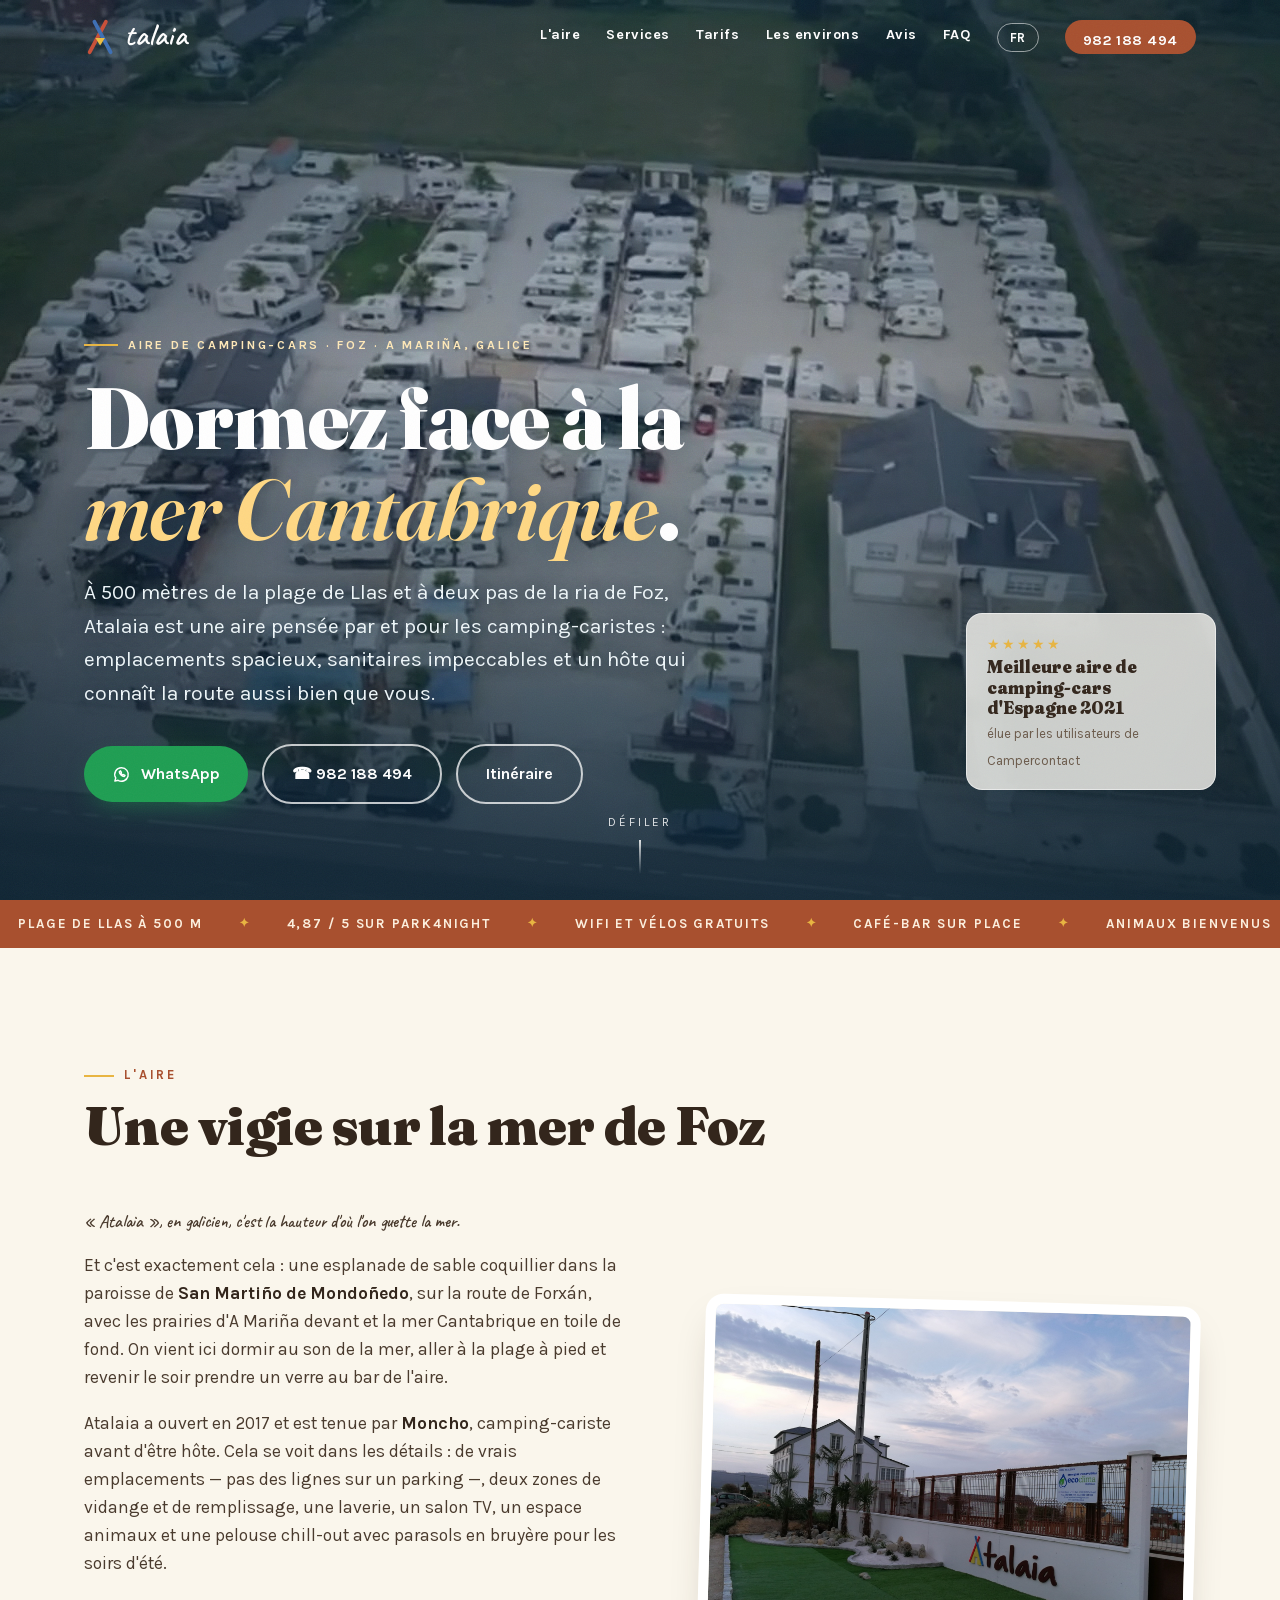
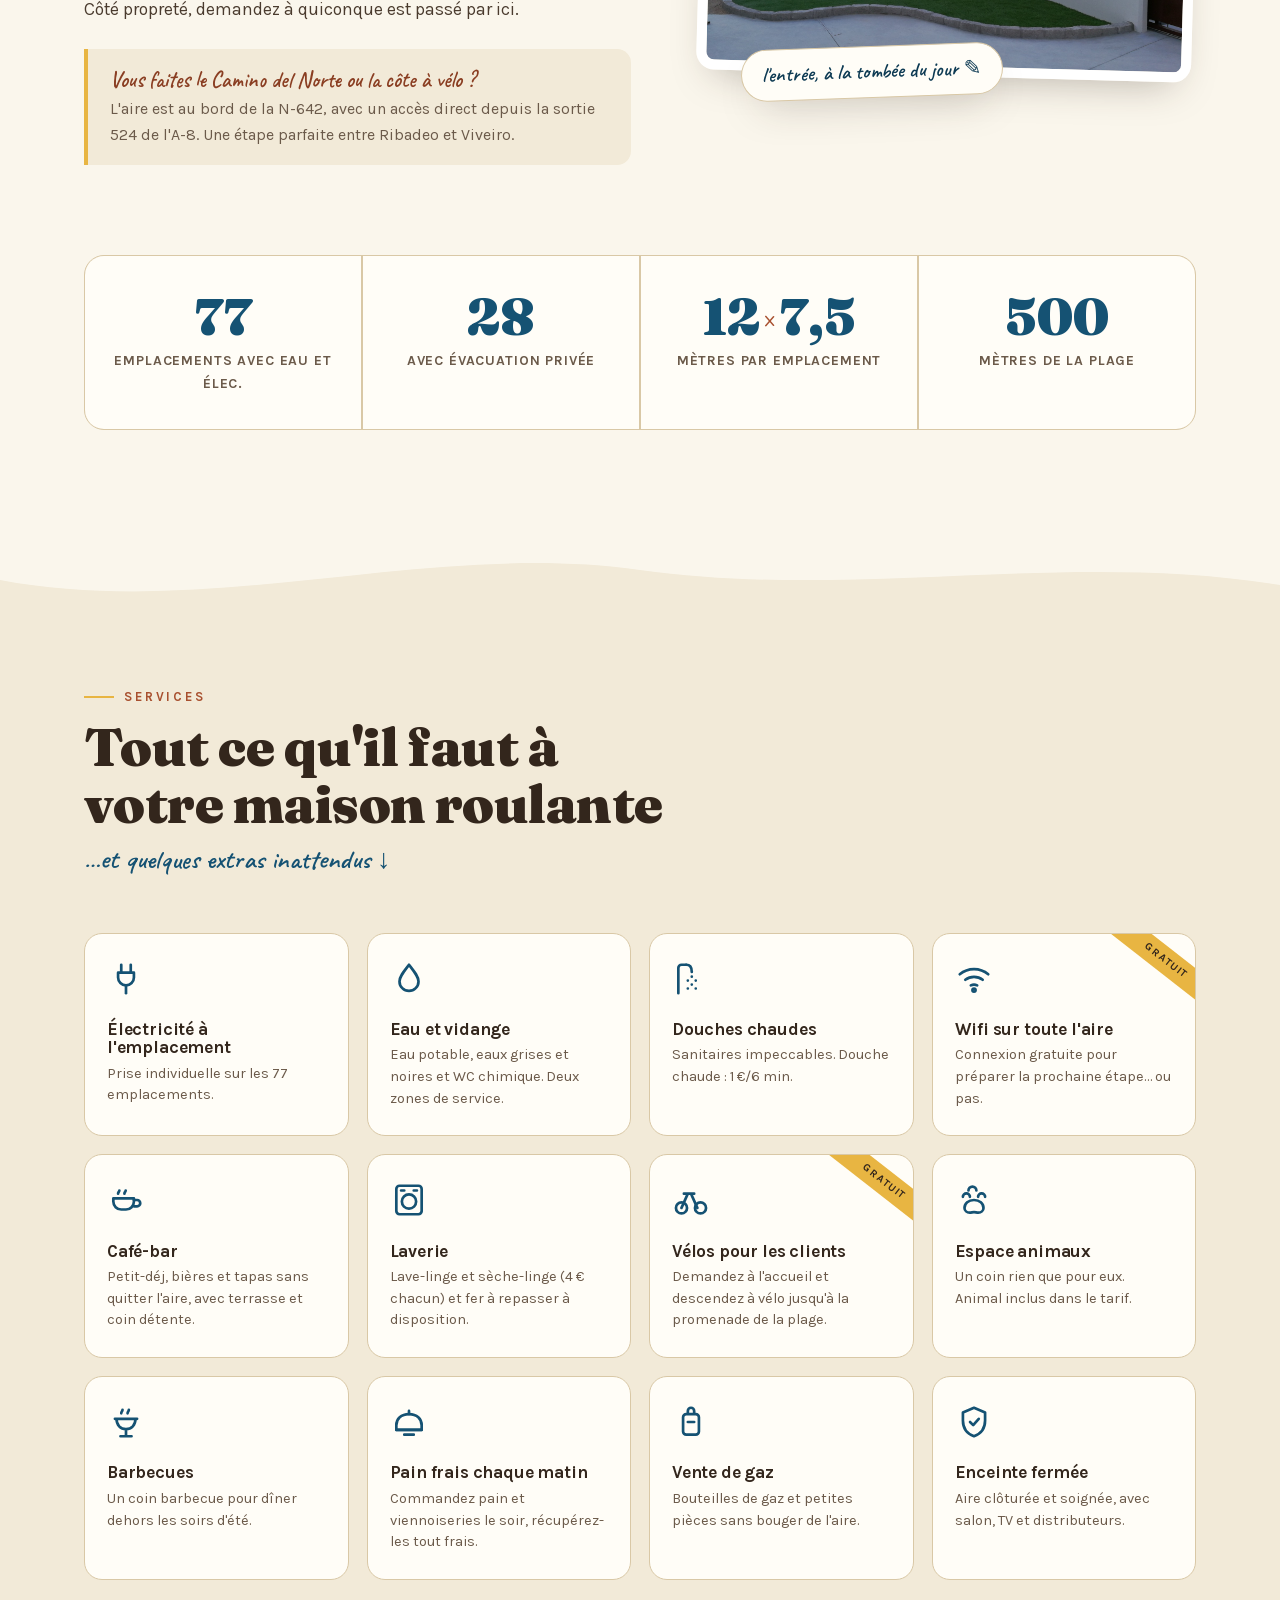
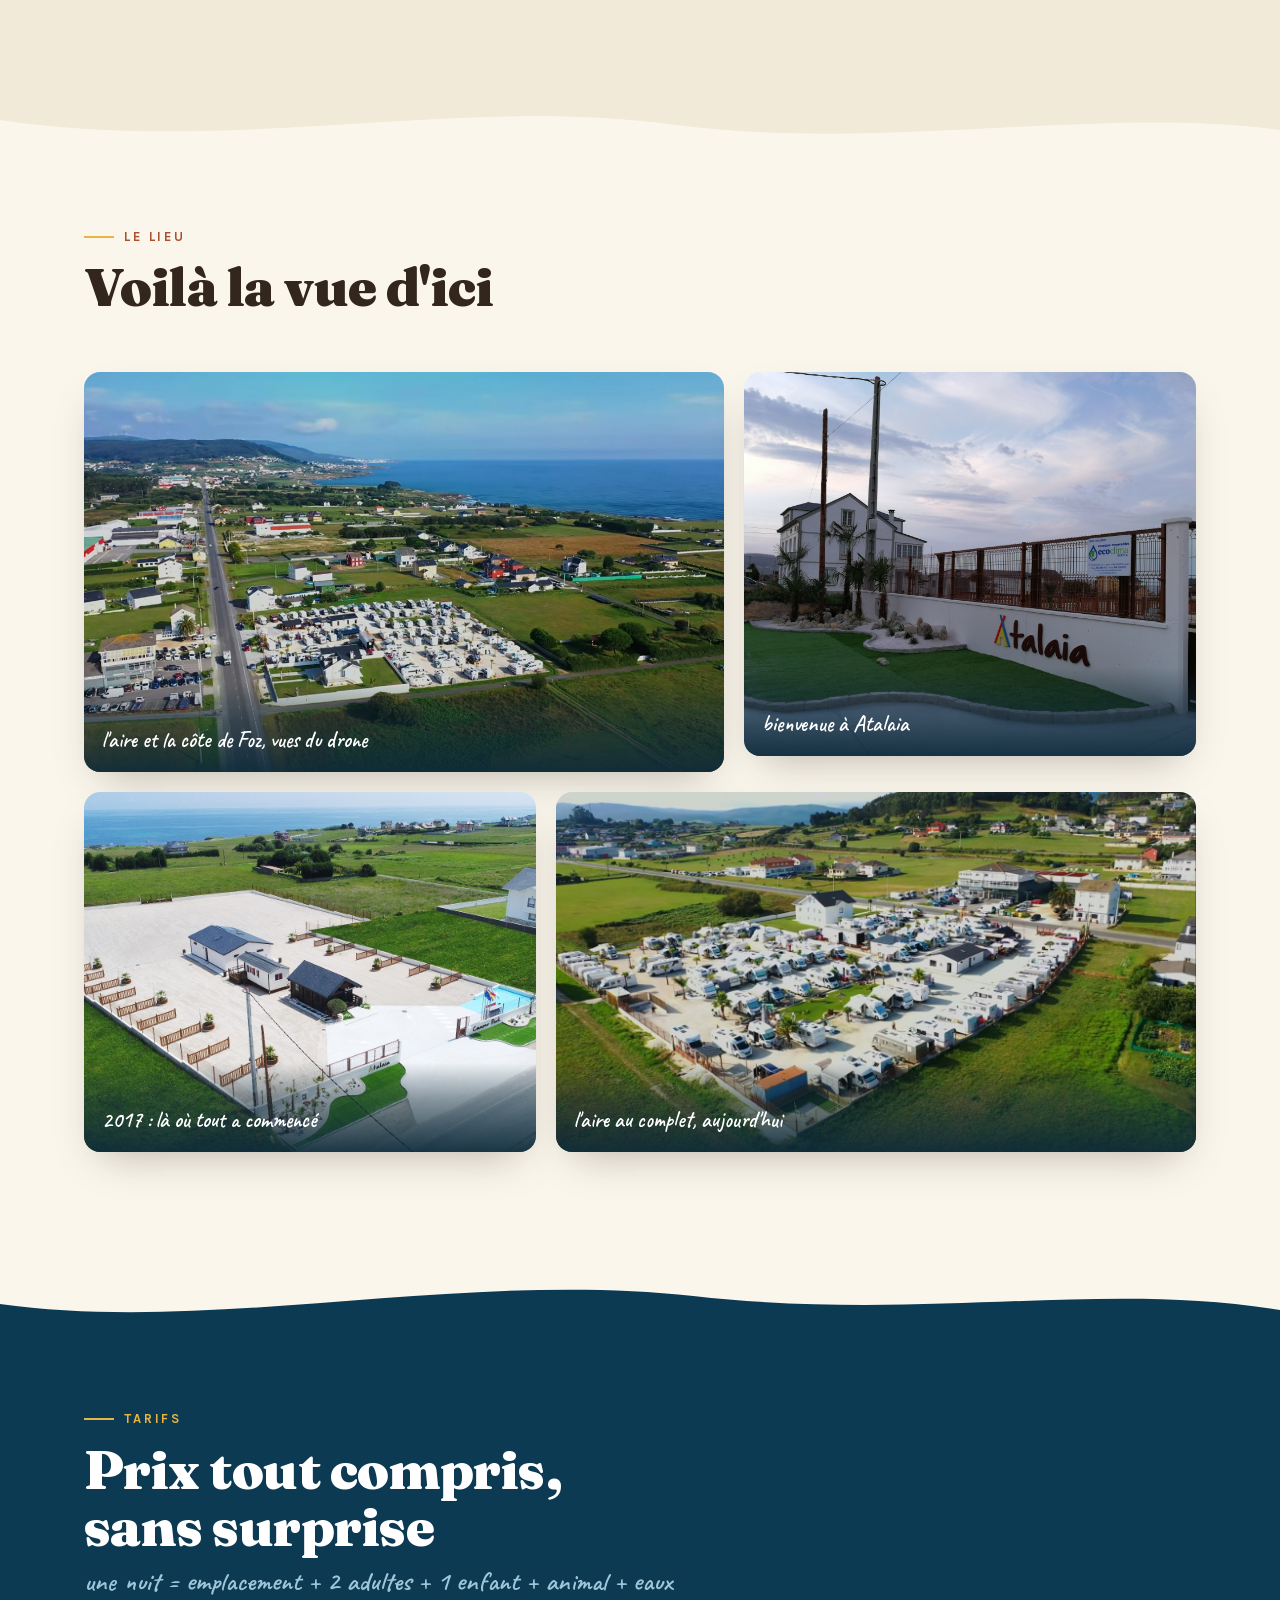
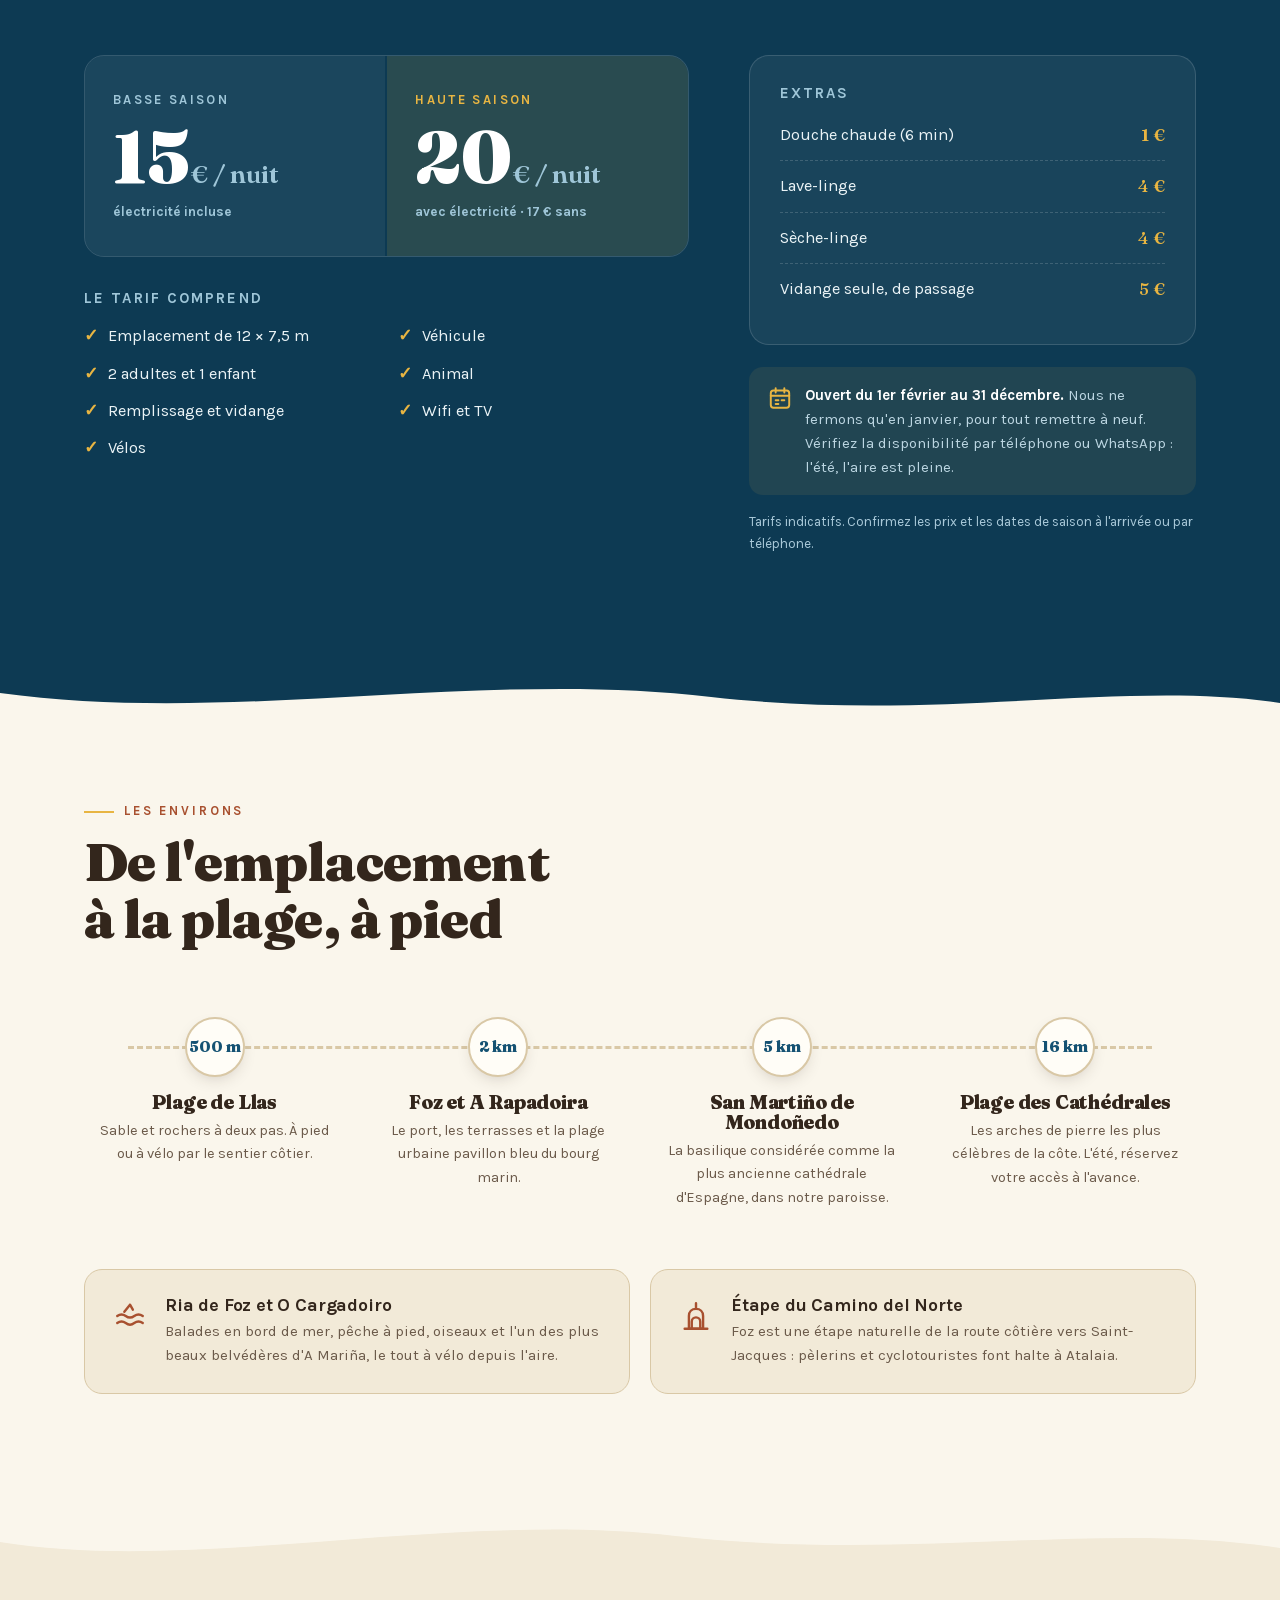
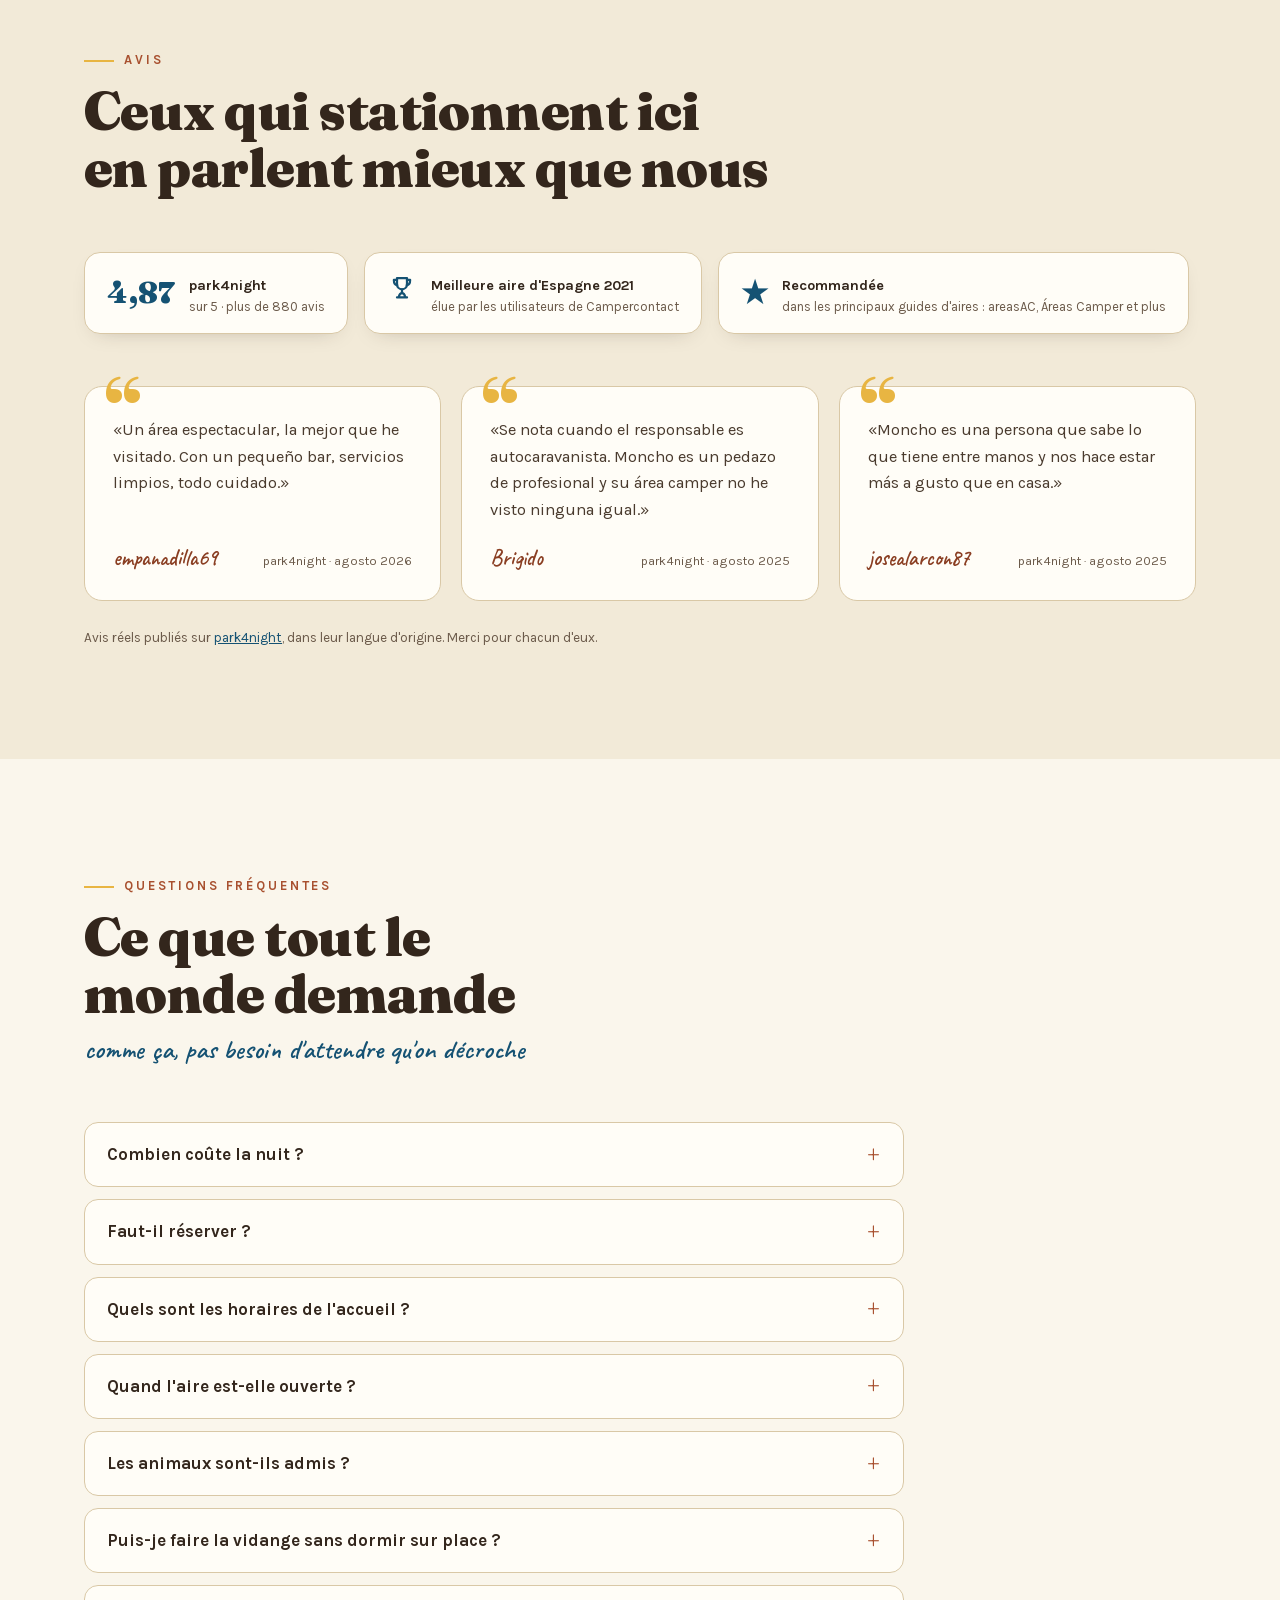
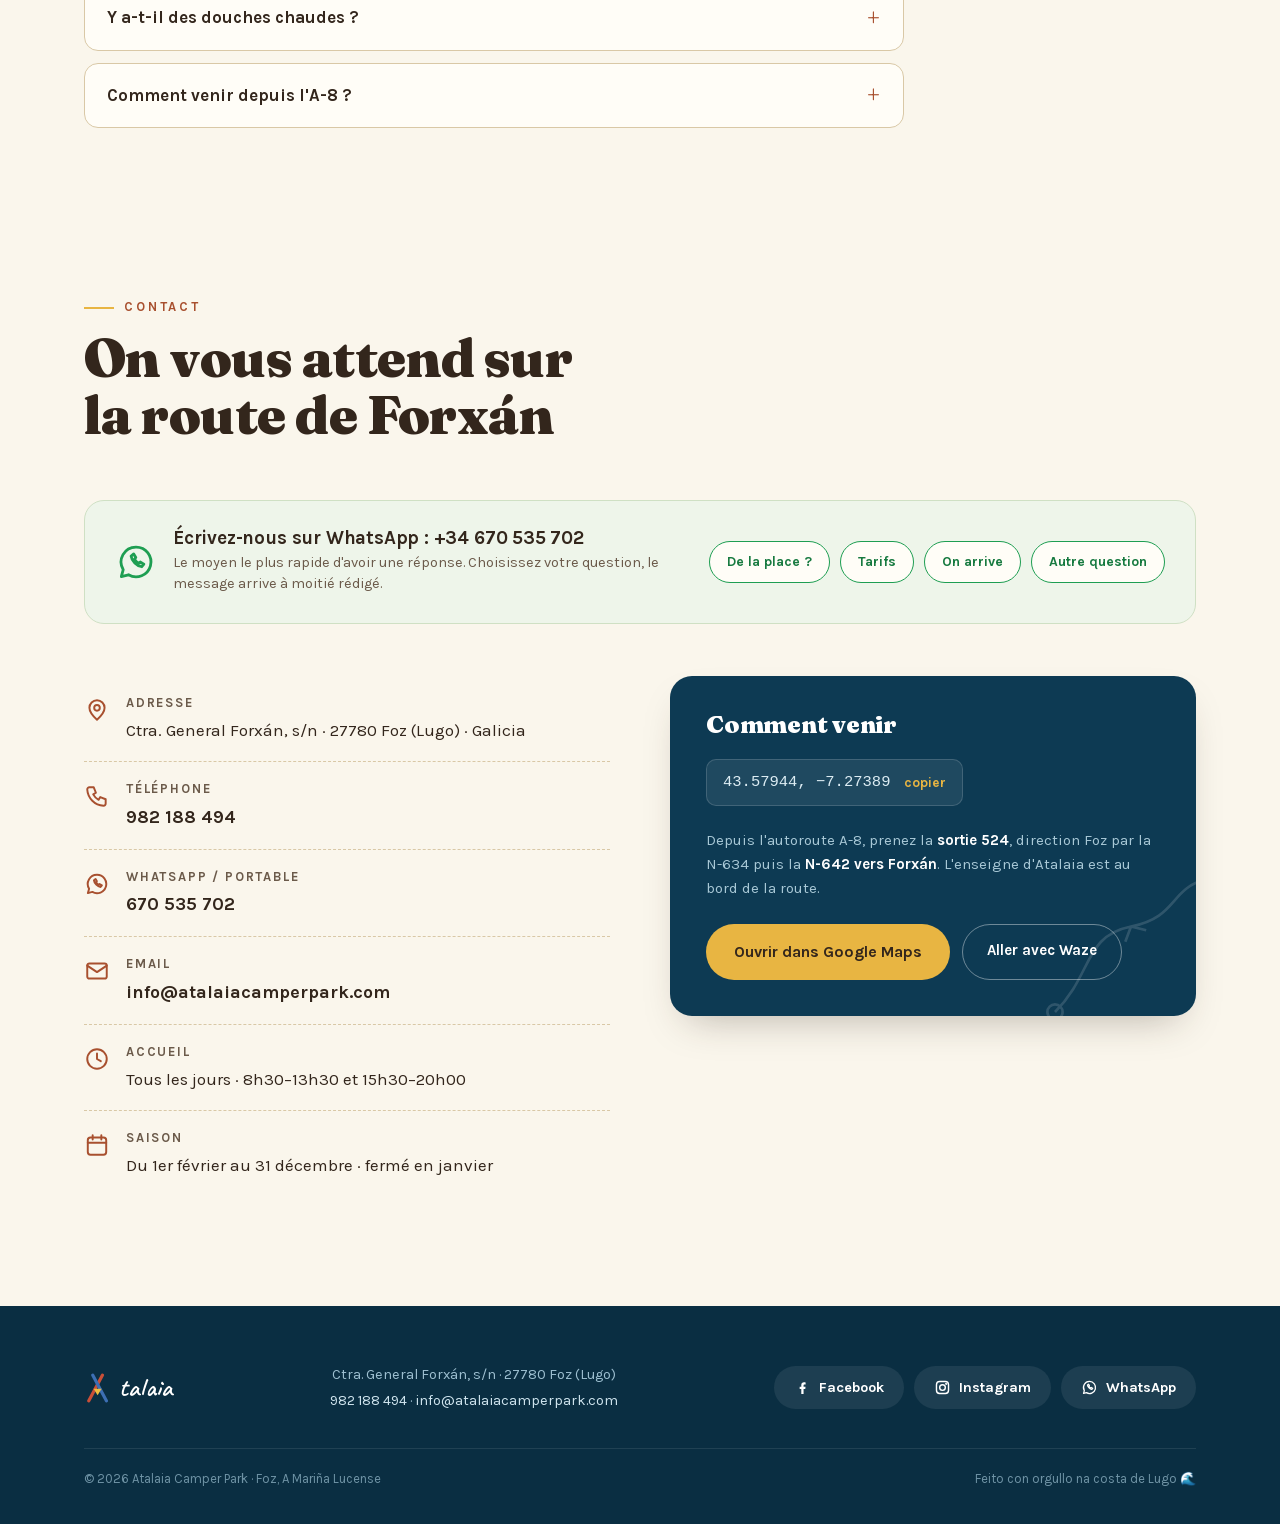
<file: fr/index.html>
<!doctype html>
<html lang="fr"><head>
<meta charset="utf-8">
<meta name="viewport" content="width=device-width, initial-scale=1, viewport-fit=cover">
<title>Atalaia Camper Park · Aire de camping-cars à Foz (Lugo), Galice</title>
<meta name="description" content="Aire de camping-cars à 500 m de la plage de Llas, à Foz (A Mariña, Lugo, Galice). 77 emplacements avec eau et électricité, wifi et vélos gratuits, café-bar, laverie, animaux bienvenus. Dès 15 €/nuit. Meilleure aire d'Espagne 2021. Tél. +34 982 188 494 · WhatsApp +34 670 535 702.">
<link rel="canonical" href="https://atalaiacamperpark.com/fr/">
<link rel="alternate" hreflang="es" href="https://atalaiacamperpark.com/">
<link rel="alternate" hreflang="gl" href="https://atalaiacamperpark.com/gl/">
<link rel="alternate" hreflang="en" href="https://atalaiacamperpark.com/en/">
<link rel="alternate" hreflang="fr" href="https://atalaiacamperpark.com/fr/">
<link rel="alternate" hreflang="de" href="https://atalaiacamperpark.com/de/">
<link rel="alternate" hreflang="pt" href="https://atalaiacamperpark.com/pt/">
<link rel="alternate" hreflang="x-default" href="https://atalaiacamperpark.com/">
<meta name="robots" content="index, follow, max-image-preview:large">
<meta name="theme-color" content="#0d3a53">
<meta name="geo.region" content="ES-LU">
<meta name="geo.placename" content="Foz, Lugo">
<meta name="geo.position" content="43.57944;-7.27389">
<meta name="ICBM" content="43.57944, -7.27389">
<meta property="og:url" content="https://atalaiacamperpark.com/fr/">
<meta property="og:site_name" content="Atalaia Camper Park">
<meta property="og:locale" content="fr_FR">
<meta property="og:title" content="Atalaia Camper Park · Aire de camping-cars à Foz (Lugo), Galice">
<meta property="og:description" content="Aire de camping-cars à 500 m de la plage de Llas, à Foz (A Mariña, Lugo, Galice). 77 emplacements avec eau et électricité, wifi et vélos gratuits, café-bar, laverie, animaux bienvenus. Dès 15 €/nuit. Meilleure aire d'Espagne 2021. Tél. +34 982 188 494 · WhatsApp +34 670 535 702.">
<meta property="og:image" content="https://atalaiacamperpark.com/img/area-costa.jpg">
<meta property="og:image:width" content="1600">
<meta property="og:image:height" content="738">
<meta property="og:type" content="website">
<meta name="twitter:card" content="summary_large_image">
<meta name="twitter:title" content="Atalaia Camper Park · Aire de camping-cars à Foz (Lugo), Galice">
<meta name="twitter:description" content="Aire de camping-cars à 500 m de la plage de Llas, à Foz (A Mariña, Lugo, Galice). 77 emplacements avec eau et électricité, wifi et vélos gratuits, café-bar, laverie, animaux bienvenus. Dès 15 €/nuit. Meilleure aire d'Espagne 2021. Tél. +34 982 188 494 · WhatsApp +34 670 535 702.">
<meta name="twitter:image" content="https://atalaiacamperpark.com/img/area-costa.jpg">
<link rel="preload" as="image" href="../img/hero-first.jpg" fetchpriority="high">
<link rel="icon" href="data:image/svg+xml,&lt;svg xmlns=&quot;http://www.w3.org/2000/svg&quot; viewBox=&quot;0 0 32 32&quot;&gt;&lt;path d=&quot;M6 28 L20 3&quot; stroke=&quot;%23c94f38&quot; stroke-width=&quot;3.4&quot; stroke-linecap=&quot;round&quot;/&gt;&lt;path d=&quot;M26 28 L12 3&quot; stroke=&quot;%233d6fb4&quot; stroke-width=&quot;3.4&quot; stroke-linecap=&quot;round&quot;/&gt;&lt;path d=&quot;M11.5 17 L20.5 17 L16 24 Z&quot; fill=&quot;%23eebd3f&quot;/&gt;&lt;/svg&gt;">
<link rel="stylesheet" href="../fonts.css">
<script type="application/ld+json">
{
 "@context": "https://schema.org",
 "@graph": [
  {
   "@type": "Campground",
   "@id": "https://atalaiacamperpark.com/#campground",
   "name": "Atalaia Camper Park",
   "description": "Aire de camping-cars à 500 m de la plage de Llas, à Foz (A Mariña, Lugo, Galice). 77 emplacements avec eau et électricité, wifi et vélos gratuits, café-bar, laverie, animaux bienvenus. Dès 15 €/nuit. Meilleure aire d'Espagne 2021. Tél. +34 982 188 494 · WhatsApp +34 670 535 702.",
   "telephone": "+34982188494",
   "email": "info@atalaiacamperpark.com",
   "url": "https://atalaiacamperpark.com/",
   "image": "https://atalaiacamperpark.com/img/area-costa.jpg",
   "priceRange": "15 € – 20 € / noche",
   "currenciesAccepted": "EUR",
   "foundingDate": "2017",
   "address": {
    "@type": "PostalAddress",
    "streetAddress": "Ctra. General Forxán, s/n",
    "addressLocality": "Foz",
    "addressRegion": "Lugo, Galicia",
    "postalCode": "27780",
    "addressCountry": "ES"
   },
   "geo": {
    "@type": "GeoCoordinates",
    "latitude": 43.57944,
    "longitude": -7.27389
   },
   "hasMap": "https://www.google.com/maps/search/?api=1&query=43.57944,-7.27389",
   "sameAs": [
    "https://www.facebook.com/Atalaiacamperpark/",
    "https://www.instagram.com/atalaia_camper_park"
   ],
   "contactPoint": [
    {
     "@type": "ContactPoint",
     "telephone": "+34982188494",
     "contactType": "reservations",
     "availableLanguage": [
      "es",
      "gl"
     ]
    },
    {
     "@type": "ContactPoint",
     "telephone": "+34670535702",
     "contactType": "customer service",
     "availableLanguage": [
      "es",
      "gl"
     ]
    }
   ],
   "openingHoursSpecification": [
    {
     "@type": "OpeningHoursSpecification",
     "dayOfWeek": [
      "Monday",
      "Tuesday",
      "Wednesday",
      "Thursday",
      "Friday",
      "Saturday",
      "Sunday"
     ],
     "opens": "08:30",
     "closes": "13:30"
    },
    {
     "@type": "OpeningHoursSpecification",
     "dayOfWeek": [
      "Monday",
      "Tuesday",
      "Wednesday",
      "Thursday",
      "Friday",
      "Saturday",
      "Sunday"
     ],
     "opens": "15:30",
     "closes": "20:00"
    }
   ],
   "petsAllowed": true,
   "amenityFeature": [
    {
     "@type": "LocationFeatureSpecification",
     "name": "Electricidad en parcela",
     "value": true
    },
    {
     "@type": "LocationFeatureSpecification",
     "name": "Agua potable y vaciado de aguas grises y negras",
     "value": true
    },
    {
     "@type": "LocationFeatureSpecification",
     "name": "Duchas de agua caliente",
     "value": true
    },
    {
     "@type": "LocationFeatureSpecification",
     "name": "WiFi gratis",
     "value": true
    },
    {
     "@type": "LocationFeatureSpecification",
     "name": "Cafetería-bar",
     "value": true
    },
    {
     "@type": "LocationFeatureSpecification",
     "name": "Lavandería",
     "value": true
    },
    {
     "@type": "LocationFeatureSpecification",
     "name": "Bicicletas gratis",
     "value": true
    },
    {
     "@type": "LocationFeatureSpecification",
     "name": "Zona de mascotas",
     "value": true
    },
    {
     "@type": "LocationFeatureSpecification",
     "name": "Barbacoas",
     "value": true
    },
    {
     "@type": "LocationFeatureSpecification",
     "name": "Venta de gas",
     "value": true
    }
   ]
  },
  {
   "@type": "FAQPage",
   "@id": "https://atalaiacamperpark.com/fr/#faq",
   "mainEntity": [
    {
     "@type": "Question",
     "name": "Combien coûte la nuit ?",
     "acceptedAnswer": {
      "@type": "Answer",
      "text": "15 € en basse saison, électricité incluse. En haute saison, 17 € sans électricité ou 20 € avec. Toujours avec emplacement de 12 × 7,5 m, véhicule, 2 adultes, 1 enfant, animal, remplissage et vidange, wifi, TV et vélos."
     }
    },
    {
     "@type": "Question",
     "name": "Faut-il réserver ?",
     "acceptedAnswer": {
      "@type": "Answer",
      "text": "Le plus rapide est de vérifier la disponibilité sur WhatsApp ou d'appeler le +34 982 188 494. L'été et les ponts, l'aire est pleine."
     }
    },
    {
     "@type": "Question",
     "name": "Quels sont les horaires de l'accueil ?",
     "acceptedAnswer": {
      "@type": "Answer",
      "text": "Tous les jours de 8h30 à 13h30 et de 15h30 à 20h00. Vous arrivez en dehors de ces horaires ? Prévenez-nous sur WhatsApp, on vous explique comment faire."
     }
    },
    {
     "@type": "Question",
     "name": "Quand l'aire est-elle ouverte ?",
     "acceptedAnswer": {
      "@type": "Answer",
      "text": "Du 1er février au 31 décembre. Nous ne fermons qu'en janvier, pour tout remettre à neuf."
     }
    },
    {
     "@type": "Question",
     "name": "Les animaux sont-ils admis ?",
     "acceptedAnswer": {
      "@type": "Answer",
      "text": "Oui, sans supplément : l'animal est inclus dans le tarif. Il y a aussi un espace rien que pour eux."
     }
    },
    {
     "@type": "Question",
     "name": "Puis-je faire la vidange sans dormir sur place ?",
     "acceptedAnswer": {
      "@type": "Answer",
      "text": "Oui. Le service de passage (remplissage et vidange) coûte 5 €."
     }
    },
    {
     "@type": "Question",
     "name": "Y a-t-il des douches chaudes ?",
     "acceptedAnswer": {
      "@type": "Answer",
      "text": "Oui. Les sanitaires sont inclus dans le tarif et la douche chaude coûte 1 € les 6 minutes."
     }
    },
    {
     "@type": "Question",
     "name": "Comment venir depuis l'A-8 ?",
     "acceptedAnswer": {
      "@type": "Answer",
      "text": "Sortie 524 de l'A-8, direction Foz par la N-634 puis la N-642 vers Forxán. L'aire est au bord de la route. GPS : 43.57944, −7.27389."
     }
    }
   ],
   "inLanguage": "fr"
  }
 ]
}
</script>
<style>
/* ============================================================
   ATALAIA CAMPER PARK — Foz · A Mariña Lucense
   Paleta tomada del propio recinto: arena de conchilla,
   valla de óxido, mar Cantábrico y el tipi rojo-azul-amarillo
   del rótulo de la entrada.
   ============================================================ */
:root{
  --sand-50:#faf6ec;
  --sand-100:#f2ead8;
  --sand-200:#e6d8bc;
  --sand-line:#d9c8a6;
  --ink:#33261c;
  --ink-soft:#6b5a4a;
  --rust:#a8502f;
  --rust-deep:#8a3e22;
  --sea:#155273;
  --sea-deep:#0d3a53;
  --sea-ink:#0a2e42;
  --sun:#e8b542;
  --grass:#5d7f47;
  --paper:#fffdf7;
  --shadow:0 18px 40px -18px rgba(51,38,28,.35);
  --f-display:"Fraunces", Georgia, serif;
  --f-body:"Karla", "Helvetica Neue", sans-serif;
  --f-hand:"Caveat", cursive;
}
*{margin:0;padding:0;box-sizing:border-box}
html{scroll-behavior:smooth}
body{
  font-family:var(--f-body);
  color:var(--ink);
  background:var(--sand-50);
  line-height:1.6;
  font-size:17px;
  overflow-x:hidden;
}
::selection{background:var(--sun);color:var(--ink)}
img{max-width:100%;height:auto;display:block}
a{color:var(--rust)}
h1,h2,h3{font-family:var(--f-display);line-height:1.05;font-weight:900;letter-spacing:-.01em}

/* grano sutil sobre toda la página */
body::after{
  content:"";position:fixed;inset:0;pointer-events:none;z-index:2000;opacity:.045;
  background-image:url('data:image/svg+xml,<svg xmlns="http://www.w3.org/2000/svg" width="180" height="180"><filter id="n"><feTurbulence type="fractalNoise" baseFrequency=".9" numOctaves="2"/></filter><rect width="180" height="180" filter="url(%23n)" opacity="1"/></svg>');
}

.wrap{max-width:1160px;margin:0 auto;padding:0 24px}

/* ---------- animaciones de aparición ---------- */
.reveal{opacity:0;transform:translateY(26px)}
.reveal.in{opacity:1;transform:none;transition:opacity .8s cubic-bezier(.2,.65,.3,1),transform .8s cubic-bezier(.2,.65,.3,1);transition-delay:var(--d,0s)}
@media (prefers-reduced-motion: reduce){
  .reveal{opacity:1;transform:none}
  *{animation-duration:.01s !important;animation-iteration-count:1 !important}
}

/* ---------- navegación ---------- */
.nav{
  position:fixed;top:0;left:0;right:0;z-index:100;
  padding:18px 0;transition:background .35s,box-shadow .35s,padding .35s;
}
.nav.solid{background:#faf6ec;box-shadow:0 1px 0 var(--sand-line);padding:10px 0}
.nav .wrap{display:flex;align-items:center;gap:28px}
.brand{display:flex;align-items:center;gap:8px;text-decoration:none;flex-shrink:0}
.brand svg{height:38px;width:auto}
.brand .word{font-family:var(--f-hand);font-weight:600;font-size:30px;color:#fff;letter-spacing:.01em;transition:color .35s;line-height:1;transform:translateY(-2px)}
.nav.solid .brand .word{color:var(--rust-deep)}
.nav-links{display:flex;gap:26px;margin-left:auto;align-items:center}
.nav-links a{
  color:#fff;text-decoration:none;font-weight:700;font-size:14.5px;letter-spacing:.04em;
  border-bottom:2px solid transparent;padding-bottom:2px;transition:color .35s,border-color .2s;
}
.nav.solid .nav-links a{color:var(--ink)}
.nav-links a:hover{border-color:var(--sun)}
.nav-tel{
  background:var(--rust);color:#fff !important;padding:9px 18px;border-radius:999px;
  border:none !important;transition:background .2s,transform .2s;
}
.nav-tel:hover{background:var(--rust-deep);transform:translateY(-1px)}
.burger{display:none;margin-left:auto;background:none;border:0;cursor:pointer;padding:6px;position:relative;z-index:130}
.burger span{display:block;width:26px;height:3px;border-radius:2px;background:#fff;margin:5px 0;transition:transform .3s,opacity .3s,background .35s}
.nav.solid .burger span{background:var(--ink)}
@media (max-width:1050px){
  body.menu-open{overflow:hidden}
  body.menu-open .nav{background:transparent;box-shadow:none;backdrop-filter:none;-webkit-backdrop-filter:none}
  .nav-links{
    position:fixed;inset:0;flex-direction:column;justify-content:center;gap:30px;
    background:var(--sea-ink);transform:translateX(100%);transition:transform .4s cubic-bezier(.7,0,.3,1);
  }
  .nav-links a{color:#fff !important;font-size:22px}
  body.menu-open .nav-links{transform:none}
  body.menu-open .nav .burger span{background:#fff}
  body.menu-open .burger span:nth-child(1){transform:translateY(8px) rotate(45deg)}
  body.menu-open .burger span:nth-child(2){opacity:0}
  body.menu-open .burger span:nth-child(3){transform:translateY(-8px) rotate(-45deg)}
  .burger{display:block}
}

/* ---------- hero ---------- */
.hero{position:relative;min-height:100svh;display:flex;align-items:flex-end;isolation:isolate;overflow:hidden}
.hero-bg{position:absolute;inset:0;z-index:-2}
.hero-bg img{width:100%;height:100%;object-fit:cover}
@keyframes kenburns{from{transform:scale(1.14) translateY(-1.5%)}to{transform:scale(1)}}
.hero-vid{position:absolute;inset:0;width:100%;height:100%;object-fit:cover;opacity:0;transition:opacity 1.4s ease}
.hero-vid.on{opacity:1}
.hero::before{
  content:"";position:absolute;inset:0;z-index:-1;
  background:
    radial-gradient(130% 130% at 50% 38%, transparent 55%, rgba(9,34,50,.42) 100%),
    linear-gradient(180deg,rgba(10,46,66,.52) 0%,rgba(11,44,62,.34) 42%,rgba(9,34,50,.86) 100%);
}
.hero-grain{
  position:absolute;inset:0;z-index:-1;pointer-events:none;opacity:.11;mix-blend-mode:overlay;
  background-image:url('data:image/svg+xml,<svg xmlns="http://www.w3.org/2000/svg" width="160" height="160"><filter id="g"><feTurbulence type="fractalNoise" baseFrequency=".8" numOctaves="2"/></filter><rect width="160" height="160" filter="url(%23g)" opacity="1"/></svg>');
}
.hero-inner{width:100%;padding:120px 24px 96px}
.kicker{
  display:inline-flex;align-items:center;gap:10px;color:#ffe9b8;font-weight:700;
  letter-spacing:.22em;text-transform:uppercase;font-size:12.5px;margin-bottom:18px;
}
.kicker::before{content:"";width:34px;height:2px;background:var(--sun)}
.hero h1{
  color:#fff;font-size:clamp(42px,7.2vw,86px);max-width:11.5ch;
  text-shadow:0 3px 30px rgba(10,40,60,.45);
}
.hero h1 em{font-style:italic;font-weight:600;color:#ffd884}
.hero p.lead{
  color:#eef6f9;font-size:clamp(17px,2vw,21px);max-width:52ch;margin:22px 0 34px;
  text-shadow:0 1px 14px rgba(10,40,60,.5);
}
.hero-ctas{display:flex;gap:14px;flex-wrap:wrap;align-items:center}
.btn{
  display:inline-flex;align-items:center;gap:10px;text-decoration:none;font-weight:700;
  padding:15px 28px;border-radius:999px;font-size:16px;transition:transform .2s,background .2s,box-shadow .2s;
}
.btn-sun{background:var(--sun);color:var(--ink);box-shadow:0 10px 26px -10px rgba(232,181,66,.7)}
.btn-sun:hover{transform:translateY(-2px);background:#f2c356}
.btn-ghost{border:2px solid rgba(255,255,255,.75);color:#fff}
.btn-ghost:hover{background:rgba(255,255,255,.14);transform:translateY(-2px)}
.hero-award{
  position:absolute;right:5%;bottom:110px;z-index:5;
  background:rgba(255,253,247,.78);-webkit-backdrop-filter:blur(14px) saturate(1.3);backdrop-filter:blur(14px) saturate(1.3);
  border-radius:16px;padding:16px 20px;box-shadow:0 18px 40px -18px rgba(9,34,50,.5);
  transform:rotate(2.5deg);max-width:250px;border:1px solid rgba(255,255,255,.55);
}
.hero-award b{font-family:var(--f-display);font-weight:900;font-size:17px;display:block;line-height:1.2}
.hero-award small{color:var(--ink-soft);font-size:13px}
.hero-award .stars{color:var(--sun);letter-spacing:2px;font-size:14px}
@media (max-width:820px){.hero-award{display:none}}
.scroll-hint{
  position:absolute;left:50%;bottom:26px;transform:translateX(-50%);
  color:#fff;font-size:12px;letter-spacing:.25em;text-transform:uppercase;opacity:.85;
  display:flex;flex-direction:column;align-items:center;gap:8px;text-decoration:none;
}
.scroll-hint::after{content:"";width:1.5px;height:34px;background:linear-gradient(#fff,transparent);animation:drip 1.8s ease-in-out infinite}
@keyframes drip{0%{transform:scaleY(.2);transform-origin:top}55%{transform:scaleY(1);transform-origin:top}56%{transform-origin:bottom}100%{transform:scaleY(.15);transform-origin:bottom}}

/* ---------- cinta marquesina ---------- */
.ticker{background:var(--rust);color:#fbeedd;overflow:hidden;padding:13px 0;position:relative;z-index:6}
.ticker-track{display:flex;gap:0;width:max-content;animation:ticker 32s linear infinite}
.ticker:hover .ticker-track{animation-play-state:paused}
.ticker span{white-space:nowrap;font-weight:700;letter-spacing:.14em;text-transform:uppercase;font-size:13.5px;padding:0 18px;display:inline-flex;align-items:center;gap:36px}
.ticker span::after{content:"✦";color:var(--sun);font-size:12px}
@keyframes ticker{to{transform:translateX(-50%)}}

/* ---------- secciones ---------- */
section{position:relative}
.sec{padding:110px 0}
.sec-head{margin-bottom:56px;position:relative}
.overline{color:var(--rust);font-weight:800;letter-spacing:.22em;text-transform:uppercase;font-size:13px;display:inline-flex;align-items:center;gap:10px}
.overline::before{content:"";width:30px;height:2px;background:var(--sun)}
.sec-head h2{font-size:clamp(32px,4.6vw,54px);margin-top:12px;max-width:20ch;text-wrap:balance}
.hand{font-family:var(--f-hand);font-weight:600;color:var(--sea);font-size:clamp(20px,2.4vw,27px);line-height:1.25}

/* ---------- el área ---------- */
.area-grid{display:grid;grid-template-columns:1.05fr .95fr;gap:70px;align-items:center}
@media (max-width:900px){.area-grid{grid-template-columns:1fr;gap:48px}}
.area-copy p{margin-bottom:18px;color:#4a3b2e;font-size:17.5px}
.area-copy p b{color:var(--ink)}
.area-note{
  margin-top:26px;padding:18px 22px;background:var(--sand-100);border-left:4px solid var(--sun);
  border-radius:0 14px 14px 0;font-size:16px;color:var(--ink-soft);
}
.area-note .hand{font-size:22px;display:block;margin-bottom:2px;color:var(--rust-deep)}
.area-photo{position:relative}
.area-photo .ph-main{
  border-radius:18px;box-shadow:var(--shadow);transform:rotate(1.6deg);
  border:10px solid #fff;transition:transform .5s cubic-bezier(.2,.65,.3,1);
}
.area-photo:hover .ph-main{transform:rotate(.4deg) scale(1.015)}
.area-photo .ph-caption{
  position:absolute;bottom:-22px;left:8%;background:var(--paper);padding:8px 20px;border-radius:999px;
  font-family:var(--f-hand);font-size:21px;color:var(--sea-deep);box-shadow:var(--shadow);
  transform:rotate(-2deg);border:1px solid var(--sand-line);
}
.stats{display:grid;grid-template-columns:repeat(4,1fr);gap:2px;margin-top:90px;background:var(--sand-line);border-radius:20px;overflow:hidden;border:1px solid var(--sand-line)}
@media (max-width:760px){.stats{grid-template-columns:repeat(2,1fr)}}
.stat{background:var(--paper);padding:34px 20px;text-align:center;transition:background .3s}
.stat:hover{background:#fff}
.stat .num{font-family:var(--f-display);font-weight:900;font-size:clamp(36px,4.5vw,52px);color:var(--sea);line-height:1}
.stat .num .x{font-size:.5em;font-weight:600;color:var(--rust);vertical-align:.22em;margin:0 3px}
.stat .lbl{margin-top:8px;font-size:14px;font-weight:700;letter-spacing:.06em;text-transform:uppercase;color:var(--ink-soft)}

/* ---------- servicios ---------- */
.sec-servicios{background:var(--sand-100)}
.svc-grid{display:grid;grid-template-columns:repeat(4,1fr);gap:18px}
@media (max-width:980px){.svc-grid{grid-template-columns:repeat(3,1fr)}}
@media (max-width:680px){.svc-grid{grid-template-columns:repeat(2,1fr)}}
.svc{
  background:var(--paper);border:1px solid var(--sand-line);border-radius:18px;padding:26px 22px;
  transition:transform .3s cubic-bezier(.2,.65,.3,1),box-shadow .3s;position:relative;overflow:hidden;
}
.svc:hover{transform:translateY(-5px) rotate(-.4deg);box-shadow:var(--shadow)}
.svc svg{width:38px;height:38px;stroke:var(--sea);stroke-width:1.7;fill:none;stroke-linecap:round;stroke-linejoin:round;margin-bottom:14px}
.svc:hover svg{stroke:var(--rust)}
.svc h3{font-size:17.5px;font-weight:600;font-family:var(--f-body);font-weight:800;margin-bottom:6px}
.svc p{font-size:14.5px;color:var(--ink-soft);line-height:1.5}
.svc .free{
  position:absolute;top:14px;right:-32px;background:var(--sun);color:var(--ink);font-size:10.5px;
  font-weight:800;letter-spacing:.12em;padding:4px 36px;transform:rotate(38deg);text-transform:uppercase;
}

/* ---------- galería ---------- */
.gal-grid{display:grid;grid-template-columns:repeat(12,1fr);gap:20px}
.gal-item{position:relative;border-radius:16px;overflow:hidden;cursor:zoom-in;box-shadow:var(--shadow)}
.gal-item img{width:100%;height:100%;object-fit:cover;transition:transform .8s cubic-bezier(.2,.65,.3,1)}
.gal-item:hover img{transform:scale(1.06)}
.gal-item figcaption{
  position:absolute;left:0;right:0;bottom:0;padding:40px 18px 14px;color:#fff;
  font-family:var(--f-hand);font-size:22px;
  background:linear-gradient(180deg,transparent,rgba(13,42,58,.45) 40%,rgba(13,42,58,.92));
}
.g1{grid-column:span 7;aspect-ratio:16/10}
.g2{grid-column:span 5;aspect-ratio:4/3.4}
.g3{grid-column:span 5;aspect-ratio:1.255}
.g4{grid-column:span 7;aspect-ratio:16/9}
@media (max-width:720px){.g1,.g2,.g3,.g4{grid-column:span 12;aspect-ratio:16/10}}
dialog.lightbox{border:0;background:rgba(20,14,9,.92);max-width:100vw;max-height:100vh;width:100vw;height:100vh;display:grid;place-items:center;padding:4vmin}
dialog.lightbox:not([open]){display:none}
dialog.lightbox img{max-width:92vw;max-height:86vh;border-radius:10px;box-shadow:0 30px 80px rgba(0,0,0,.5)}
dialog.lightbox::backdrop{background:transparent}
.lb-close{position:fixed;top:20px;right:24px;background:none;border:0;color:#fff;font-size:38px;cursor:pointer;line-height:1}

/* ---------- tarifas ---------- */
.sec-tarifas{background:var(--sea-deep);color:#eaf3f6}
.sec-tarifas .overline{color:var(--sun)}
.sec-tarifas .sec-head h2{color:#fff}
.sec-tarifas .hand{color:#9fc6d8}
.tarifa-grid{display:grid;grid-template-columns:1.15fr .85fr;gap:60px;align-items:start}
@media (max-width:900px){.tarifa-grid{grid-template-columns:1fr;gap:44px}}
.precios{display:flex;gap:2px;border-radius:20px;overflow:hidden;border:1px solid rgba(255,255,255,.16)}
.precio{flex:1;padding:34px 28px;background:rgba(255,255,255,.06)}
.precio.alta{background:rgba(232,181,66,.13)}
.precio .temp{font-size:13px;font-weight:800;letter-spacing:.18em;text-transform:uppercase;color:#9fc6d8}
.precio.alta .temp{color:var(--sun)}
.precio .eur{font-family:var(--f-display);font-weight:900;font-size:clamp(52px,6vw,72px);line-height:1;color:#fff;margin:10px 0 2px;white-space:nowrap}
.precio .eur small{font-size:.35em;font-weight:600;color:#9fc6d8}
.precio .elec{margin-top:8px;font-size:13.5px;font-weight:700;color:#9fc6d8}
.incluye{margin-top:34px}
.incluye h3{font-family:var(--f-body);font-weight:800;font-size:15px;letter-spacing:.14em;text-transform:uppercase;color:#9fc6d8;margin-bottom:16px}
.incluye ul{list-style:none;display:grid;grid-template-columns:1fr 1fr;gap:11px 24px}
@media (max-width:560px){.incluye ul{grid-template-columns:1fr}}
.incluye li{display:flex;gap:10px;align-items:baseline;font-size:16.5px}
.incluye li::before{content:"✓";color:var(--sun);font-weight:800}
.extras{background:rgba(255,255,255,.05);border:1px solid rgba(255,255,255,.14);border-radius:20px;padding:30px}
.extras h3{font-family:var(--f-body);font-weight:800;font-size:15px;letter-spacing:.14em;text-transform:uppercase;color:#9fc6d8;margin-bottom:8px}
.extras table{width:100%;border-collapse:collapse;font-size:16.5px}
.extras td{padding:12px 0;border-bottom:1px dashed rgba(255,255,255,.16)}
.extras tr:last-child td{border:0}
.extras td:last-child{text-align:right;font-family:var(--f-display);font-weight:600;color:var(--sun);white-space:nowrap}
.temporada{
  margin-top:22px;display:flex;gap:12px;align-items:flex-start;font-size:15px;color:#bcd6e2;
  background:rgba(232,181,66,.09);border-radius:14px;padding:16px 18px;
}
.temporada b{color:#fff}
.nota-tarifa{margin-top:16px;font-size:13.5px;color:#a9c9d9}

/* ---------- entorno ---------- */
.ruta{position:relative;margin:70px 0 54px}
.ruta-line{position:absolute;top:29px;left:4%;right:4%;border-top:3px dashed var(--sand-line);z-index:0}
.ruta-stops{display:grid;grid-template-columns:repeat(4,1fr);gap:22px;position:relative;z-index:1}
@media (max-width:860px){
  .ruta-line{display:none}
  .ruta-stops{grid-template-columns:1fr 1fr}
}
@media (max-width:540px){.ruta-stops{grid-template-columns:1fr}}
.stop{text-align:center}
.stop .pin{
  width:60px;height:60px;margin:0 auto 16px;border-radius:50%;background:var(--paper);
  border:2px solid var(--sand-line);display:grid;place-items:center;
  font-family:var(--f-display);font-weight:900;color:var(--sea);font-size:15px;
  box-shadow:0 6px 18px -8px rgba(51,38,28,.3);transition:transform .3s,border-color .3s;
}
.stop:hover .pin{transform:translateY(-4px) scale(1.06);border-color:var(--sun)}
.stop h3{font-size:19px;margin-bottom:6px}
.stop p{font-size:14.5px;color:var(--ink-soft);max-width:26ch;margin:0 auto}
.entorno-extra{
  display:grid;grid-template-columns:1fr 1fr;gap:20px;margin-top:60px;
}
@media (max-width:760px){.entorno-extra{grid-template-columns:1fr}}
.ent-card{
  background:var(--sand-100);border-radius:18px;padding:26px 28px;border:1px solid var(--sand-line);
  display:flex;gap:18px;align-items:flex-start;
}
.ent-card svg{width:34px;height:34px;flex-shrink:0;stroke:var(--rust);stroke-width:1.7;fill:none;stroke-linecap:round;stroke-linejoin:round;margin-top:3px}
.ent-card h3{font-size:18px;font-family:var(--f-body);font-weight:800;margin-bottom:4px}
.ent-card p{font-size:15px;color:var(--ink-soft)}

/* ---------- opiniones ---------- */
.sec-opiniones{background:var(--sand-100)}
.badges{display:flex;gap:16px;flex-wrap:wrap;margin-bottom:52px}
.badge{
  background:var(--paper);border:1px solid var(--sand-line);border-radius:16px;padding:16px 22px;
  display:flex;align-items:center;gap:14px;box-shadow:0 8px 22px -14px rgba(51,38,28,.35);
}
.badge .score{font-family:var(--f-display);font-weight:900;font-size:30px;color:var(--sea)}
.badge div small{display:block;color:var(--ink-soft);font-size:13px;line-height:1.35}
.badge div b{font-size:14.5px}
.quotes{display:grid;grid-template-columns:repeat(3,1fr);gap:20px}
@media (max-width:900px){.quotes{grid-template-columns:1fr}}
.quote{
  background:var(--paper);border-radius:18px;padding:30px 28px 24px;position:relative;
  border:1px solid var(--sand-line);display:flex;flex-direction:column;
  transition:transform .3s;
}
.quote:hover{transform:translateY(-4px)}
.quote::before{
  content:"“";position:absolute;top:-14px;left:20px;font-family:var(--f-display);font-weight:900;
  font-size:74px;line-height:1;color:var(--sun);
}
.quote p{font-size:16.5px;color:#4a3b2e;flex:1}
.quote footer{margin-top:18px;display:flex;justify-content:space-between;align-items:baseline;gap:8px}
.quote footer b{font-family:var(--f-hand);font-size:22px;font-weight:600;color:var(--rust-deep)}
.quote footer small{color:var(--ink-soft);font-size:12.5px;text-align:right}
.op-fuente{margin-top:26px;font-size:13.5px;color:var(--ink-soft)}
.op-fuente a{color:var(--sea)}

/* ---------- contacto ---------- */
.contact-grid{display:grid;grid-template-columns:1fr 1fr;gap:60px;align-items:start}
@media (max-width:860px){.contact-grid{grid-template-columns:1fr;gap:40px}}
.c-item{display:flex;gap:16px;align-items:flex-start;padding:17px 0;border-bottom:1px dashed var(--sand-line)}
.c-item:last-child{border:0}
.c-item svg{width:26px;height:26px;stroke:var(--rust);stroke-width:1.8;fill:none;stroke-linecap:round;stroke-linejoin:round;flex-shrink:0;margin-top:4px}
.c-item b{display:block;font-size:13px;letter-spacing:.14em;text-transform:uppercase;color:var(--ink-soft);margin-bottom:3px}
.c-item a{color:var(--ink);text-decoration:none;font-size:18px;font-weight:700}
.c-item a:hover{color:var(--rust)}
.c-item span{font-size:17px}
.mapa{
  background:var(--sea-deep);border-radius:22px;padding:36px;color:#dcecf3;position:relative;overflow:hidden;
  box-shadow:var(--shadow);
}
.mapa h3{color:#fff;font-size:24px;margin-bottom:8px}
.mapa .coords{
  font-family:ui-monospace,Menlo,monospace;font-size:15.5px;background:rgba(255,255,255,.08);
  border:1px solid rgba(255,255,255,.15);padding:10px 16px;border-radius:10px;display:inline-flex;
  gap:14px;align-items:center;margin:14px 0 22px;
}
.coords button{background:none;border:0;color:var(--sun);cursor:pointer;font-weight:700;font-size:13.5px;font-family:var(--f-body)}
.mapa .indicaciones{font-size:15px;color:#a8c8d6;margin-bottom:24px}
.mapa .indicaciones b{color:#fff}
.mapa-ctas{display:flex;gap:12px;flex-wrap:wrap}
.mapa .btn-sun{box-shadow:none}
.btn-line{border:1.5px solid rgba(255,255,255,.4);color:#fff;text-decoration:none;padding:13px 24px;border-radius:999px;font-weight:700;font-size:15px;transition:background .2s}
.btn-line:hover{background:rgba(255,255,255,.1)}
.mapa svg.deco{position:absolute;right:-30px;bottom:-34px;width:190px;height:190px;opacity:.14;stroke:#fff;fill:none;stroke-width:1.4}

/* ---------- footer ---------- */
footer.site{background:var(--sea-ink);color:#9dbfd0;padding:56px 0 34px;font-size:14.5px}
.foot-grid{display:flex;justify-content:space-between;gap:30px;flex-wrap:wrap;align-items:center}
.foot-brand{display:flex;align-items:center;gap:8px}
.foot-brand svg{height:32px;width:auto}
.foot-brand .word{font-family:var(--f-hand);font-size:26px;color:#fff;font-weight:600}
.foot-mid{text-align:center;line-height:1.8}
.foot-mid a{color:#cfe4ee;text-decoration:none}
.foot-mid a:hover{color:var(--sun)}
.fb-link{display:inline-flex;align-items:center;gap:8px;background:rgba(255,255,255,.08);padding:10px 20px;border-radius:999px;color:#fff !important;text-decoration:none;font-weight:700;transition:background .2s}
.fb-link:hover{background:rgba(255,255,255,.16)}
.fb-link svg{width:17px;height:17px;fill:currentColor}
.foot-legal{margin-top:34px;padding-top:20px;border-top:1px solid rgba(255,255,255,.09);display:flex;justify-content:space-between;gap:14px;flex-wrap:wrap;font-size:13px;color:#6f93a5}

/* ---------- separadores de ola ---------- */
.wave{display:block;width:100%;height:70px;margin-bottom:-1px}

/* ---------- selector de idioma ---------- */
.lang-sel{
  background:transparent;border:1.5px solid rgba(255,255,255,.55);color:#fff;border-radius:999px;
  padding:6px 12px;font-weight:700;font-size:13px;font-family:var(--f-body);cursor:pointer;
  appearance:none;-webkit-appearance:none;transition:color .35s,border-color .35s;
}
.nav.solid .lang-sel{color:var(--ink);border-color:var(--sand-line)}
.lang-sel option{color:var(--ink);background:var(--paper)}
@media (max-width:900px){
  body.menu-open .nav .lang-sel{color:#fff;border-color:rgba(255,255,255,.55)}
}

/* ---------- WhatsApp ---------- */
.btn-wa{background:#1e9e52;color:#fff;box-shadow:0 10px 26px -10px rgba(30,158,82,.55)}
.btn-wa:hover{background:#178746;transform:translateY(-2px)}
.btn-wa svg{width:19px;height:19px;stroke:#fff;stroke-width:1.8;fill:none;stroke-linecap:round;stroke-linejoin:round}
.wa-band{
  background:#eef5ea;border:1px solid #cfe0c4;border-radius:20px;padding:28px 30px;margin-bottom:52px;
  display:flex;gap:28px;align-items:center;justify-content:space-between;flex-wrap:wrap;
}
.wa-head{display:flex;gap:16px;align-items:center;min-width:280px;flex:1}
.wa-head > svg{width:42px;height:42px;flex-shrink:0;stroke:#1e9e52;stroke-width:1.6;fill:none;stroke-linecap:round;stroke-linejoin:round}
.wa-head h3{font-family:var(--f-body);font-weight:800;font-size:19px;margin-bottom:3px}
.wa-head p{font-size:14.5px;color:var(--ink-soft);line-height:1.5}
.wa-intents{display:flex;gap:10px;flex-wrap:wrap}
.chip{
  border:1.5px solid #1e9e52;color:#177a40;background:var(--paper);padding:9px 17px;border-radius:999px;
  text-decoration:none;font-weight:700;font-size:14px;transition:background .2s,color .2s,transform .2s;
}
.chip:hover{background:#1e9e52;color:#fff;transform:translateY(-1px)}

/* ---------- dudas frecuentes ---------- */
.faq-list{max-width:820px}
.faq-list details{
  background:var(--paper);border:1px solid var(--sand-line);border-radius:14px;margin-bottom:12px;overflow:hidden;
}
.faq-list summary{
  cursor:pointer;list-style:none;display:flex;justify-content:space-between;align-items:center;gap:14px;
  padding:18px 22px;font-weight:800;font-size:17px;
}
.faq-list summary::-webkit-details-marker{display:none}
.faq-list summary::after{content:"+";font-family:var(--f-display);font-weight:600;font-size:26px;color:var(--rust);line-height:1;transition:transform .25s;flex-shrink:0}
.faq-list details[open] summary::after{transform:rotate(45deg)}
.faq-body{padding:0 22px 20px;color:var(--ink-soft);font-size:16px;line-height:1.65}
.faq-body a{color:var(--sea);font-weight:700}

/* ---------- barra fija móvil ---------- */
.sticky-cta{display:none}
@media (max-width:700px){
  .sticky-cta{
    position:fixed;left:0;right:0;bottom:0;z-index:90;display:flex;background:var(--paper);
    border-top:1px solid var(--sand-line);box-shadow:0 -8px 24px rgba(51,38,28,.14);
  }
  .sticky-cta a{
    flex:1;display:flex;flex-direction:column;align-items:center;gap:3px;
    padding:10px 4px calc(10px + env(safe-area-inset-bottom));
    text-decoration:none;font-size:12px;font-weight:800;color:var(--ink);letter-spacing:.02em;
  }
  .sticky-cta a + a{border-left:1px solid var(--sand-line)}
  .sticky-cta svg{width:21px;height:21px;stroke:var(--rust);fill:none;stroke-width:1.8;stroke-linecap:round;stroke-linejoin:round}
  .sticky-cta a.wa svg{stroke:#1e9e52}
  body{padding-bottom:64px}
  body.menu-open .sticky-cta{display:none}
}

/* ---------- ajustes móvil ---------- */
@media (max-width:700px){
  .sec{padding:72px 0}
  .precio{padding:24px 16px}
  .precio .eur{font-size:36px}
  .precio .elec{font-size:12px}
  .scroll-hint{display:none}
  .hero-ctas{flex-direction:column;align-items:stretch}
  .hero-ctas .btn{justify-content:center}
  footer.site{padding-bottom:100px}
  .sec-head{margin-bottom:40px}
  .kicker::before{display:none}
  .stats{margin-top:64px}
  .hero-inner{padding-bottom:80px}
}
</style>
</head>
<body>

<!-- ══════════ NAVEGACIÓN ══════════ -->
<nav class="nav" id="nav">
  <div class="wrap">
    <a class="brand" href="#" aria-label="Atalaia Camper Park — inicio">
      <svg viewBox="0 0 34 40" aria-hidden="true">
        <path d="M6 36 L23 4" stroke="#c94f38" stroke-width="4" stroke-linecap="round"></path>
        <path d="M28 36 L11 4" stroke="#3d6fb4" stroke-width="4" stroke-linecap="round"></path>
        <path d="M12 21 L22 21 L17 29 Z" fill="#eebd3f"></path>
      </svg>
      <span class="word">talaia</span>
    </a>
    <button class="burger" id="burger" aria-label="Abrir menú"><span></span><span></span><span></span></button>
    <div class="nav-links" id="navlinks">
      <a href="#area" data-i18n="nav.area">L'aire</a>
      <a href="#servicios" data-i18n="nav.serv">Services</a>
      <a href="#tarifas" data-i18n="nav.tar">Tarifs</a>
      <a href="#entorno" data-i18n="nav.ent">Les environs</a>
      <a href="#opiniones" data-i18n="nav.op">Avis</a>
      <a href="#faq" data-i18n="nav.faq">FAQ</a>
      <select id="langSel" class="lang-sel" aria-label="Idioma / Language">
        <option value="es">ES</option><option value="gl">GL</option><option value="en">EN</option><option value="fr">FR</option><option value="de">DE</option><option value="pt">PT</option>
      </select>
      <a class="nav-tel" href="tel:+34982188494">982 188 494</a>
    </div>
  </div>
</nav>

<!-- ══════════ HERO ══════════ -->
<header class="hero" id="top">
  <div class="hero-bg">
    <img src="../img/hero-first.jpg" width="1600" height="900" fetchpriority="high" decoding="async" alt="Vista aérea de Atalaia Camper Park con el área llena, en Foz (Lugo)">
    <video class="hero-vid" id="heroVid" autoplay="" muted="" loop="" playsinline="" preload="auto" poster="../img/hero-first.jpg" disablepictureinpicture="" disableremoteplayback="" x-webkit-airplay="deny" aria-hidden="true" src="../img/hero-video.mp4?v=4"></video>
  </div>
  <div class="hero-grain" aria-hidden="true"></div>
  <div class="hero-inner wrap">
    <span class="kicker reveal in" data-i18n="kicker">Aire de camping-cars · Foz · A Mariña, Galice</span>
    <h1 class="reveal in" style="--d:.12s" data-i18n="h1">Dormez face à la <em>mer Cantabrique</em>.</h1>
    <p class="lead reveal in" style="--d:.24s" data-i18n="lead">À 500 mètres de la plage de Llas et à deux pas de la ria de Foz, Atalaia est une aire pensée par et pour les camping-caristes : emplacements spacieux, sanitaires impeccables et un hôte qui connaît la route aussi bien que vous.</p>
    <div class="hero-ctas reveal in" style="--d:.36s">
      <a class="btn btn-wa" href="https://wa.me/34670535702?text=Bonjour%2C%20j'ai%20une%20question%20sur%20l'aire." target="_blank" rel="noopener" data-wa="hello">
        <svg viewBox="0 0 24 24" aria-hidden="true"><path d="M12 3.5a8.5 8.5 0 0 0-7.3 12.9L3.6 20.4l4.1-1.1A8.5 8.5 0 1 0 12 3.5Z"></path><path d="M9.2 8.6c.3 2.7 3.3 5.7 6.1 6.1l1.2-1.5-2.1-1.2-.9.7c-.9-.5-1.9-1.5-2.3-2.4l.7-.9-1.2-2Z"></path></svg>
        WhatsApp
      </a>
      <a class="btn btn-ghost" href="tel:+34982188494">☎ 982 188 494</a>
      <a class="btn btn-ghost" href="#contacto" data-i18n="cta.llegar">Itinéraire</a>
    </div>
  </div>
  <aside class="hero-award reveal in" style="--d:.5s">
    <span class="stars">★★★★★</span>
    <b data-i18n="award.t">Meilleure aire de camping-cars d'Espagne 2021</b>
    <small data-i18n="award.s">élue par les utilisateurs de Campercontact</small>
  </aside>
  <a class="scroll-hint" href="#area" data-i18n="scroll">Défiler</a>
</header>

<!-- ══════════ CINTA ══════════ -->
<div class="ticker" aria-hidden="true">
  <div class="ticker-track" id="ticker"><span>Plage de Llas à 500 m</span><span>4,87 / 5 sur park4night</span><span>Wifi et vélos gratuits</span><span>Café-bar sur place</span><span>Animaux bienvenus</span><span>Réponse rapide sur WhatsApp</span><span>Ouvert de février à décembre</span><span>Plage des Cathédrales à 16 km</span><span>Plage de Llas à 500 m</span><span>4,87 / 5 sur park4night</span><span>Wifi et vélos gratuits</span><span>Café-bar sur place</span><span>Animaux bienvenus</span><span>Réponse rapide sur WhatsApp</span><span>Ouvert de février à décembre</span><span>Plage des Cathédrales à 16 km</span></div>
</div>

<!-- ══════════ EL ÁREA ══════════ -->
<section class="sec" id="area">
  <div class="wrap">
    <div class="sec-head reveal">
      <span class="overline" data-i18n="ov.area">L'aire</span>
      <h2 data-i18n="h2.area">Une vigie sur la mer de Foz</h2>
    </div>
    <div class="area-grid">
      <div class="area-copy">
        <p class="hand reveal" data-i18n="area.hand">« Atalaia », en galicien, c'est la hauteur d'où l'on guette la mer.</p>
        <p class="reveal" style="--d:.08s" data-i18n="area.p1">Et c'est exactement cela : une esplanade de sable coquillier dans la paroisse de <b>San Martiño de Mondoñedo</b>, sur la route de Forxán, avec les prairies d'A Mariña devant et la mer Cantabrique en toile de fond. On vient ici dormir au son de la mer, aller à la plage à pied et revenir le soir prendre un verre au bar de l'aire.</p>
        <p class="reveal" style="--d:.16s" data-i18n="area.p2">Atalaia a ouvert en 2017 et est tenue par <b>Moncho</b>, camping-cariste avant d'être hôte. Cela se voit dans les détails : de vrais emplacements — pas des lignes sur un parking —, deux zones de vidange et de remplissage, une laverie, un salon TV, un espace animaux et une pelouse chill-out avec parasols en bruyère pour les soirs d'été.</p>
        <p class="reveal" style="--d:.24s" data-i18n="area.p3">Côté propreté, demandez à quiconque est passé par ici.</p>
        <div class="area-note reveal" style="--d:.3s">
          <span class="hand" data-i18n="area.note.hand">Vous faites le Camino del Norte ou la côte à vélo ?</span>
          <span data-i18n="area.note.txt">L'aire est au bord de la N-642, avec un accès direct depuis la sortie 524 de l'A-8. Une étape parfaite entre Ribadeo et Viveiro.</span>
        </div>
      </div>
      <div class="area-photo reveal" style="--d:.15s">
        <img class="ph-main" src="../img/entrada.jpg" width="1800" height="1350" loading="lazy" decoding="async" alt="Entrada de Atalaia Camper Park al atardecer, con el rótulo y el jardín de palmeras">
        <span class="ph-caption" data-i18n="area.cap">l'entrée, à la tombée du jour ✎</span>
      </div>
    </div>

    <div class="stats">
      <div class="stat reveal"><div class="num" data-count="77">0</div><div class="lbl" data-i18n="stat.l1">emplacements avec eau et élec.</div></div>
      <div class="stat reveal" style="--d:.1s"><div class="num" data-count="28">0</div><div class="lbl" data-i18n="stat.l2">avec évacuation privée</div></div>
      <div class="stat reveal" style="--d:.2s"><div class="num">12<span class="x">×</span>7,5</div><div class="lbl" data-i18n="stat.l3">mètres par emplacement</div></div>
      <div class="stat reveal" style="--d:.3s"><div class="num" data-count="500">0</div><div class="lbl" data-i18n="stat.l4">mètres de la plage</div></div>
    </div>
  </div>
</section>

<!-- ══════════ SERVICIOS ══════════ -->
<svg class="wave" viewBox="0 0 1440 70" preserveAspectRatio="none" aria-hidden="true"><path d="M0,40 C240,80 480,0 720,30 C960,60 1200,10 1440,45 L1440,70 L0,70 Z" fill="#f2ead8"></path></svg>
<section class="sec sec-servicios" id="servicios" style="padding-top:70px">
  <div class="wrap">
    <div class="sec-head reveal">
      <span class="overline" data-i18n="ov.serv">Services</span>
      <h2 data-i18n="h2.serv">Tout ce qu'il faut à votre maison roulante</h2>
      <p class="hand" style="margin-top:10px" data-i18n="hand.serv">…et quelques extras inattendus ↓</p>
    </div>
    <div class="svc-grid">
      <div class="svc reveal">
        <svg viewBox="0 0 24 24"><path d="M9 3v5M15 3v5M7 8h10v3a5 5 0 0 1-10 0Z"></path><path d="M12 16v5"></path></svg>
        <h3 data-i18n="svc1.t">Électricité à l'emplacement</h3><p data-i18n="svc1.d">Prise individuelle sur les 77 emplacements.</p>
      </div>
      <div class="svc reveal" style="--d:.06s">
        <svg viewBox="0 0 24 24"><path d="M12 3c3.5 4.5 6 7.5 6 10.5a6 6 0 1 1-12 0C6 10.5 8.5 7.5 12 3Z"></path></svg>
        <h3 data-i18n="svc2.t">Eau et vidange</h3><p data-i18n="svc2.d">Eau potable, eaux grises et noires et WC chimique. Deux zones de service.</p>
      </div>
      <div class="svc reveal" style="--d:.12s">
        <svg viewBox="0 0 24 24"><path d="M4 21V5a2 2 0 0 1 2-2h3"></path><path d="M9 3c2.5 0 3.5 2 3.5 4.5"></path><path d="M12.5 10.5v.01M15 13v.01M10 13v.01M12.5 15.5v.01M15 18v.01M10 18v.01"></path></svg>
        <h3 data-i18n="svc3.t">Douches chaudes</h3><p data-i18n="svc3.d">Sanitaires impeccables. Douche chaude : 1 €/6 min.</p>
      </div>
      <div class="svc reveal" style="--d:.18s">
        <span class="free" data-i18n="free">Gratuit</span>
        <svg viewBox="0 0 24 24"><path d="M3 9a14 14 0 0 1 18 0M6.5 12.5a9 9 0 0 1 11 0M10 16a4.5 4.5 0 0 1 4 0"></path><circle cx="12" cy="19" r="1"></circle></svg>
        <h3 data-i18n="svc4.t">Wifi sur toute l'aire</h3><p data-i18n="svc4.d">Connexion gratuite pour préparer la prochaine étape… ou pas.</p>
      </div>
      <div class="svc reveal">
        <svg viewBox="0 0 24 24"><path d="M4 11h13v2a5 5 0 0 1-5 5H9a5 5 0 0 1-5-5Z"></path><path d="M17 12h2a2 2 0 0 1 0 4h-2M7 8c0-1 .8-1.2.8-2M11 8c0-1 .8-1.2.8-2"></path></svg>
        <h3 data-i18n="svc5.t">Café-bar</h3><p data-i18n="svc5.d">Petit-déj, bières et tapas sans quitter l'aire, avec terrasse et coin détente.</p>
      </div>
      <div class="svc reveal" style="--d:.06s">
        <svg viewBox="0 0 24 24"><rect x="4" y="3" width="16" height="18" rx="2"></rect><circle cx="12" cy="13" r="4.5"></circle><path d="M7 6h2M15 6h2"></path></svg>
        <h3 data-i18n="svc6.t">Laverie</h3><p data-i18n="svc6.d">Lave-linge et sèche-linge (4 € chacun) et fer à repasser à disposition.</p>
      </div>
      <div class="svc reveal" style="--d:.12s">
        <span class="free" data-i18n="free">Gratuit</span>
        <svg viewBox="0 0 24 24"><circle cx="6" cy="17" r="3.5"></circle><circle cx="18" cy="17" r="3.5"></circle><path d="M6 17 10 8h4M12 8l4 9M10 8H7.5"></path></svg>
        <h3 data-i18n="svc7.t">Vélos pour les clients</h3><p data-i18n="svc7.d">Demandez à l'accueil et descendez à vélo jusqu'à la promenade de la plage.</p>
      </div>
      <div class="svc reveal" style="--d:.18s">
        <svg viewBox="0 0 24 24"><path d="M8.5 6a2.5 2.5 0 1 1 5 0M5 10a2.2 2.2 0 1 1 4.4 0M14.6 10a2.2 2.2 0 1 1 4.4 0M12 12c3.5 0 6 2.2 6 5 0 1.8-1.5 3-3.3 3-1 0-1.8-.4-2.7-.4s-1.7.4-2.7.4C7.5 20 6 18.8 6 17c0-2.8 2.5-5 6-5Z"></path></svg>
        <h3 data-i18n="svc8.t">Espace animaux</h3><p data-i18n="svc8.d">Un coin rien que pour eux. Animal inclus dans le tarif.</p>
      </div>
      <div class="svc reveal">
        <svg viewBox="0 0 24 24"><path d="M5 10h14M6 10c0 4 2.5 6.5 6 6.5s6-2.5 6-6.5M12 16.5V21M8.5 21h7M9 6.5c0-1 .8-1.2.8-2.2M13 6.5c0-1 .8-1.2.8-2.2"></path></svg>
        <h3 data-i18n="svc9.t">Barbecues</h3><p data-i18n="svc9.d">Un coin barbecue pour dîner dehors les soirs d'été.</p>
      </div>
      <div class="svc reveal" style="--d:.06s">
        <svg viewBox="0 0 24 24"><path d="M4 14c0-4 3-7 8-7s8 3 8 7v3H4Z"></path><path d="M4 17h16M12 7V5M9 20h6"></path></svg>
        <h3 data-i18n="svc10.t">Pain frais chaque matin</h3><p data-i18n="svc10.d">Commandez pain et viennoiseries le soir, récupérez-les tout frais.</p>
      </div>
      <div class="svc reveal" style="--d:.12s">
        <svg viewBox="0 0 24 24"><path d="M9 7h6a2 2 0 0 1 2 2v9a2 2 0 0 1-2 2H9a2 2 0 0 1-2-2V9a2 2 0 0 1 2-2ZM10 7V5a2 2 0 0 1 4 0v2"></path><path d="M10 12h4"></path></svg>
        <h3 data-i18n="svc11.t">Vente de gaz</h3><p data-i18n="svc11.d">Bouteilles de gaz et petites pièces sans bouger de l'aire.</p>
      </div>
      <div class="svc reveal" style="--d:.18s">
        <svg viewBox="0 0 24 24"><path d="M12 3 5 6v5c0 5 3 8.5 7 10 4-1.5 7-5 7-10V6Z"></path><path d="M9.5 12l2 2 3.5-4"></path></svg>
        <h3 data-i18n="svc12.t">Enceinte fermée</h3><p data-i18n="svc12.d">Aire clôturée et soignée, avec salon, TV et distributeurs.</p>
      </div>
    </div>
  </div>
</section>

<!-- ══════════ GALERÍA ══════════ -->
<svg class="wave" viewBox="0 0 1440 70" preserveAspectRatio="none" aria-hidden="true"><path d="M0,30 C260,65 520,5 760,35 C1000,62 1240,15 1440,40 L1440,0 L0,0 Z" fill="#f2ead8"></path></svg>
<section class="sec" id="galeria" style="padding-top:60px">
  <div class="wrap">
    <div class="sec-head reveal">
      <span class="overline" data-i18n="ov.gal">Le lieu</span>
      <h2 data-i18n="h2.gal">Voilà la vue d'ici</h2>
    </div>
    <div class="gal-grid">
      <figure class="gal-item g1 reveal"><img src="../img/area-costa.jpg" width="1600" height="738" loading="lazy" decoding="async" alt="El área llena y la costa de Foz, a vista de dron"><figcaption data-i18n="cap1">l'aire et la côte de Foz, vues du drone</figcaption></figure>
      <figure class="gal-item g2 reveal" style="--d:.1s"><img src="../img/entrada.jpg" width="1800" height="1350" loading="lazy" decoding="async" alt="Entrada del área al atardecer"><figcaption data-i18n="cap2">bienvenue à Atalaia</figcaption></figure>
      <figure class="gal-item g3 reveal"><img src="../img/aerea.jpg" width="1600" height="900" loading="lazy" decoding="async" alt="Vista aérea del área recién estrenada en 2017"><figcaption data-i18n="cap3">2017 : là où tout a commencé</figcaption></figure>
      <figure class="gal-item g4 reveal" style="--d:.1s"><img src="../img/area-diagonal.jpg" width="1600" height="738" loading="lazy" decoding="async" alt="Vista aérea del área al completo"><figcaption data-i18n="cap4">l'aire au complet, aujourd'hui</figcaption></figure>
    </div>
  </div>
</section>
<dialog class="lightbox" id="lightbox">
  <button class="lb-close" aria-label="Cerrar">×</button>
  <img alt="">
</dialog>

<!-- ══════════ TARIFAS ══════════ -->
<svg class="wave" viewBox="0 0 1440 70" preserveAspectRatio="none" aria-hidden="true"><path d="M0,42 C240,72 520,8 780,34 C1040,60 1240,18 1440,48 L1440,70 L0,70 Z" fill="#0d3a53"></path></svg>
<section class="sec sec-tarifas" id="tarifas" style="padding-top:70px">
  <div class="wrap">
    <div class="sec-head reveal">
      <span class="overline" data-i18n="ov.tar">Tarifs</span>
      <h2 data-i18n="h2.tar">Prix tout compris, sans surprise</h2>
      <p class="hand" style="margin-top:10px" data-i18n="hand.tar">une nuit = emplacement + 2 adultes + 1 enfant + animal + eaux</p>
    </div>
    <div class="tarifa-grid">
      <div>
        <div class="precios reveal">
          <div class="precio">
            <div class="temp" data-i18n="temp.baja">Basse saison</div>
            <div class="eur">15<small data-i18n="night">€ / nuit</small></div>
            <div class="elec" data-i18n="elec.b">électricité incluse</div>
          </div>
          <div class="precio alta">
            <div class="temp" data-i18n="temp.alta">Haute saison</div>
            <div class="eur">20<small data-i18n="night">€ / nuit</small></div>
            <div class="elec" data-i18n="elec.a">avec électricité · 17 € sans</div>
          </div>
        </div>
        <div class="incluye reveal" style="--d:.12s">
          <h3 data-i18n="incluye.h">Le tarif comprend</h3>
          <ul>
            <li data-i18n="inc1">Emplacement de 12 × 7,5 m</li>
            <li data-i18n="inc2">Véhicule</li>
            <li data-i18n="inc3">2 adultes et 1 enfant</li>
            <li data-i18n="inc4">Animal</li>
                        <li data-i18n="inc6">Remplissage et vidange</li>
            <li data-i18n="inc7">Wifi et TV</li>
            <li data-i18n="inc8">Vélos</li>
          </ul>
        </div>
      </div>
      <div>
        <div class="extras reveal" style="--d:.1s">
          <h3 data-i18n="extras.h">Extras</h3>
          <table>
            <tbody><tr><td data-i18n="ext1">Douche chaude (6 min)</td><td>1 €</td></tr>
            <tr><td data-i18n="ext2">Lave-linge</td><td>4 €</td></tr>
            <tr><td data-i18n="ext3">Sèche-linge</td><td>4 €</td></tr>
            <tr><td data-i18n="ext4">Vidange seule, de passage</td><td>5 €</td></tr>
          </tbody></table>
        </div>
        <div class="temporada reveal" style="--d:.2s">
          <svg viewBox="0 0 24 24" style="width:26px;height:26px;flex-shrink:0;stroke:var(--sun);stroke-width:1.8;fill:none;stroke-linecap:round;stroke-linejoin:round;margin-top:2px"><rect x="3.5" y="5" width="17" height="16" rx="2.5"></rect><path d="M3.5 10h17M8 3v4M16 3v4M8 14h2.5M13.5 14H16M8 17.5h2.5"></path></svg>
          <div data-i18n="temporada.txt"><b>Ouvert du 1er février au 31 décembre.</b> Nous ne fermons qu'en janvier, pour tout remettre à neuf. Vérifiez la disponibilité par téléphone ou WhatsApp : l'été, l'aire est pleine.</div>
        </div>
        <p class="nota-tarifa reveal" style="--d:.26s" data-i18n="nota">Tarifs indicatifs. Confirmez les prix et les dates de saison à l'arrivée ou par téléphone.</p>
      </div>
    </div>
  </div>
</section>

<!-- ══════════ ENTORNO ══════════ -->
<svg class="wave" viewBox="0 0 1440 70" preserveAspectRatio="none" aria-hidden="true"><path d="M0,28 C260,60 540,4 800,32 C1060,58 1260,14 1440,38 L1440,0 L0,0 Z" fill="#0d3a53"></path></svg>
<section class="sec" id="entorno" style="padding-top:60px">
  <div class="wrap">
    <div class="sec-head reveal">
      <span class="overline" data-i18n="ov.ent">Les environs</span>
      <h2 data-i18n="h2.ent">De l'emplacement à la plage, à pied</h2>
    </div>

    <div class="ruta">
      <div class="ruta-line"></div>
      <div class="ruta-stops">
        <div class="stop reveal">
          <div class="pin">500 m</div>
          <h3 data-i18n="stop1.t">Plage de Llas</h3>
          <p data-i18n="stop1.d">Sable et rochers à deux pas. À pied ou à vélo par le sentier côtier.</p>
        </div>
        <div class="stop reveal" style="--d:.1s">
          <div class="pin">2 km</div>
          <h3 data-i18n="stop2.t">Foz et A Rapadoira</h3>
          <p data-i18n="stop2.d">Le port, les terrasses et la plage urbaine pavillon bleu du bourg marin.</p>
        </div>
        <div class="stop reveal" style="--d:.2s">
          <div class="pin">5 km</div>
          <h3 data-i18n="stop3.t">San Martiño de Mondoñedo</h3>
          <p data-i18n="stop3.d">La basilique considérée comme la plus ancienne cathédrale d'Espagne, dans notre paroisse.</p>
        </div>
        <div class="stop reveal" style="--d:.3s">
          <div class="pin">16 km</div>
          <h3 data-i18n="stop4.t">Plage des Cathédrales</h3>
          <p data-i18n="stop4.d">Les arches de pierre les plus célèbres de la côte. L'été, réservez votre accès à l'avance.</p>
        </div>
      </div>
    </div>

    <div class="entorno-extra">
      <div class="ent-card reveal">
        <svg viewBox="0 0 24 24"><path d="M3 17c2-1.5 4-1.5 6 0s4 1.5 6 0 4-1.5 6 0M3 12c2-1.5 4-1.5 6 0s4 1.5 6 0 4-1.5 6 0"></path><path d="M14 7.5 12 4 8 9"></path></svg>
        <div>
          <h3 data-i18n="ent1.t">Ria de Foz et O Cargadoiro</h3>
          <p data-i18n="ent1.d">Balades en bord de mer, pêche à pied, oiseaux et l'un des plus beaux belvédères d'A Mariña, le tout à vélo depuis l'aire.</p>
        </div>
      </div>
      <div class="ent-card reveal" style="--d:.1s">
        <svg viewBox="0 0 24 24"><path d="M12 3v4M12 7c-3 0-5 2-5 5v9h10v-9c0-3-2-5-5-5Z"></path><path d="M9 21v-5a3 3 0 0 1 6 0v5M4 21h16"></path></svg>
        <div>
          <h3 data-i18n="ent2.t">Étape du Camino del Norte</h3>
          <p data-i18n="ent2.d">Foz est une étape naturelle de la route côtière vers Saint-Jacques : pèlerins et cyclotouristes font halte à Atalaia.</p>
        </div>
      </div>
    </div>
  </div>
</section>

<!-- ══════════ OPINIONES ══════════ -->
<svg class="wave" viewBox="0 0 1440 70" preserveAspectRatio="none" aria-hidden="true"><path d="M0,38 C220,70 500,6 760,32 C1020,58 1240,16 1440,44 L1440,70 L0,70 Z" fill="#f2ead8"></path></svg>
<section class="sec sec-opiniones" id="opiniones" style="padding-top:70px">
  <div class="wrap">
    <div class="sec-head reveal">
      <span class="overline" data-i18n="ov.op">Avis</span>
      <h2 data-i18n="h2.op">Ceux qui stationnent ici en parlent mieux que nous</h2>
    </div>
    <div class="badges">
      <div class="badge reveal">
        <span class="score">4,87</span>
        <div><b>park4night</b><small data-i18n="b1.s">sur 5 · plus de 880 avis</small></div>
      </div>
      <div class="badge reveal" style="--d:.08s">
        <span class="score"><svg viewBox="0 0 24 24" style="width:30px;height:30px;stroke:var(--sea);stroke-width:1.8;fill:none;stroke-linecap:round;stroke-linejoin:round" aria-hidden="true"><path d="M8 4h8v5a4 4 0 0 1-8 0Z"></path><path d="M8 5.5H5.5c0 2.6 1.1 4 2.7 4.2M16 5.5h2.5c0 2.6-1.1 4-2.7 4.2"></path><path d="M12 13v3M9.5 19c.3-2 1.1-3 2.5-3s2.2 1 2.5 3M8 19.5h8"></path></svg></span>
        <div><b data-i18n="b2.b">Meilleure aire d'Espagne 2021</b><small data-i18n="b2.s">élue par les utilisateurs de Campercontact</small></div>
      </div>
      <div class="badge reveal" style="--d:.16s">
        <span class="score">★</span>
        <div><b data-i18n="b3.b">Recommandée</b><small data-i18n="b3.s">dans les principaux guides d'aires : areasAC, Áreas Camper et plus</small></div>
      </div>
    </div>
    <div class="quotes">
      <blockquote class="quote reveal">
        <p>«Un área espectacular, la mejor que he visitado. Con un pequeño bar, servicios limpios, todo cuidado.»</p>
        <footer><b>empanadilla69</b><small>park4night · agosto 2026</small></footer>
      </blockquote>
      <blockquote class="quote reveal" style="--d:.1s">
        <p>«Se nota cuando el responsable es autocaravanista. Moncho es un pedazo de profesional y su área camper no he visto ninguna igual.»</p>
        <footer><b>Brigido</b><small>park4night · agosto 2025</small></footer>
      </blockquote>
      <blockquote class="quote reveal" style="--d:.2s">
        <p>«Moncho es una persona que sabe lo que tiene entre manos y nos hace estar más a gusto que en casa.»</p>
        <footer><b>josealarcon87</b><small>park4night · agosto 2025</small></footer>
      </blockquote>
    </div>
    <p class="op-fuente reveal" data-i18n="op.fuente">Avis réels publiés sur <a href="https://park4night.com/fr/place/52394" target="_blank" rel="noopener">park4night</a>, dans leur langue d'origine. Merci pour chacun d'eux.</p>
  </div>
</section>

<!-- ══════════ DUDAS FRECUENTES ══════════ -->
<section class="sec" id="faq">
  <div class="wrap">
    <div class="sec-head reveal">
      <span class="overline" data-i18n="ov.faq">Questions fréquentes</span>
      <h2 data-i18n="h2.faq">Ce que tout le monde demande</h2>
      <p class="hand" style="margin-top:10px" data-i18n="hand.faq">comme ça, pas besoin d'attendre qu'on décroche</p>
    </div>
    <div class="faq-list">
      <details class="reveal">
        <summary data-i18n="f1.q">Combien coûte la nuit ?</summary>
        <div class="faq-body" data-i18n="f1.a">15 € en basse saison, électricité incluse. En haute saison, 17 € sans électricité ou 20 € avec. Toujours avec emplacement de 12 × 7,5 m, véhicule, 2 adultes, 1 enfant, animal, remplissage et vidange, wifi, TV et vélos.</div>
      </details>
      <details class="reveal">
        <summary data-i18n="f2.q">Faut-il réserver ?</summary>
        <div class="faq-body" data-i18n="f2.a">Le plus rapide est de vérifier la disponibilité sur <a href="https://wa.me/34670535702?text=Bonjour%2C%20avez-vous%20de%20la%20place%20%3F%20Arriv%C3%A9e%20le%20__%20pour%20__%20nuits.%20Merci%20!" data-wa="avail" target="_blank" rel="noopener">WhatsApp</a> ou d'appeler le +34 982 188 494. L'été et les ponts, l'aire est pleine.</div>
      </details>
      <details class="reveal">
        <summary data-i18n="f3.q">Quels sont les horaires de l'accueil ?</summary>
        <div class="faq-body" data-i18n="f3.a">Tous les jours de 8h30 à 13h30 et de 15h30 à 20h00. Vous arrivez en dehors de ces horaires ? Prévenez-nous sur WhatsApp, on vous explique comment faire.</div>
      </details>
      <details class="reveal">
        <summary data-i18n="f4.q">Quand l'aire est-elle ouverte ?</summary>
        <div class="faq-body" data-i18n="f4.a">Du 1er février au 31 décembre. Nous ne fermons qu'en janvier, pour tout remettre à neuf.</div>
      </details>
      <details class="reveal">
        <summary data-i18n="f5.q">Les animaux sont-ils admis ?</summary>
        <div class="faq-body" data-i18n="f5.a">Oui, sans supplément : l'animal est inclus dans le tarif. Il y a aussi un espace rien que pour eux.</div>
      </details>
      <details class="reveal">
        <summary data-i18n="f6.q">Puis-je faire la vidange sans dormir sur place ?</summary>
        <div class="faq-body" data-i18n="f6.a">Oui. Le service de passage (remplissage et vidange) coûte 5 €.</div>
      </details>
      <details class="reveal">
        <summary data-i18n="f7.q">Y a-t-il des douches chaudes ?</summary>
        <div class="faq-body" data-i18n="f7.a">Oui. Les sanitaires sont inclus dans le tarif et la douche chaude coûte 1 € les 6 minutes.</div>
      </details>
      <details class="reveal">
        <summary data-i18n="f8.q">Comment venir depuis l'A-8 ?</summary>
        <div class="faq-body" data-i18n="f8.a">Sortie 524 de l'A-8, direction Foz par la N-634 puis la N-642 vers Forxán. L'aire est au bord de la route. GPS : 43.57944, −7.27389.</div>
      </details>
    </div>
  </div>
</section>

<!-- ══════════ CONTACTO ══════════ -->
<section class="sec" id="contacto" style="padding-top:40px">
  <div class="wrap">
    <div class="sec-head reveal">
      <span class="overline" data-i18n="ov.con">Contact</span>
      <h2 data-i18n="h2.con">On vous attend sur la route de Forxán</h2>
    </div>

    <div class="wa-band reveal">
      <div class="wa-head">
        <svg viewBox="0 0 24 24" aria-hidden="true"><path d="M12 3.5a8.5 8.5 0 0 0-7.3 12.9L3.6 20.4l4.1-1.1A8.5 8.5 0 1 0 12 3.5Z"></path><path d="M9.2 8.6c.3 2.7 3.3 5.7 6.1 6.1l1.2-1.5-2.1-1.2-.9.7c-.9-.5-1.9-1.5-2.3-2.4l.7-.9-1.2-2Z"></path></svg>
        <div>
          <h3 data-i18n="wa.t">Écrivez-nous sur WhatsApp : +34 670 535 702</h3>
          <p data-i18n="wa.d">Le moyen le plus rapide d'avoir une réponse. Choisissez votre question, le message arrive à moitié rédigé.</p>
        </div>
      </div>
      <div class="wa-intents">
        <a class="chip" href="https://wa.me/34670535702?text=Bonjour%2C%20avez-vous%20de%20la%20place%20%3F%20Arriv%C3%A9e%20le%20__%20pour%20__%20nuits.%20Merci%20!" data-wa="avail" target="_blank" rel="noopener" data-i18n="chip1">De la place ?</a>
        <a class="chip" href="https://wa.me/34670535702?text=Bonjour%2C%20pouvez-vous%20me%20confirmer%20le%20tarif%20et%20ce%20qu'il%20comprend%20%3F%20Merci%20!" data-wa="tarifa" target="_blank" rel="noopener" data-i18n="chip2">Tarifs</a>
        <a class="chip" href="https://wa.me/34670535702?text=Bonjour%2C%20on%20arrive.%20Comment%20fonctionne%20l'entr%C3%A9e%20%3F" data-wa="camino" target="_blank" rel="noopener" data-i18n="chip3">On arrive</a>
        <a class="chip" href="https://wa.me/34670535702?text=Bonjour%2C%20j'ai%20une%20question%20%3A" data-wa="otra" target="_blank" rel="noopener" data-i18n="chip4">Autre question</a>
      </div>
    </div>

    <div class="contact-grid">
      <div class="reveal">
        <div class="c-item">
          <svg viewBox="0 0 24 24"><path d="M12 21s-7-6.2-7-11a7 7 0 0 1 14 0c0 4.8-7 11-7 11Z"></path><circle cx="12" cy="10" r="2.6"></circle></svg>
          <div><b data-i18n="c.dir.l">Adresse</b><span>Ctra. General Forxán, s/n · 27780 Foz (Lugo) · Galicia</span></div>
        </div>
        <div class="c-item">
          <svg viewBox="0 0 24 24"><path d="M5 4h4l2 5-2.5 1.5a12 12 0 0 0 5 5L15 13l5 2v4a2 2 0 0 1-2 2A16 16 0 0 1 3 6a2 2 0 0 1 2-2Z"></path></svg>
          <div><b data-i18n="c.tel.l">Téléphone</b><a href="tel:+34982188494">982 188 494</a></div>
        </div>
        <div class="c-item">
          <svg viewBox="0 0 24 24"><path d="M12 3.5a8.5 8.5 0 0 0-7.3 12.9L3.6 20.4l4.1-1.1A8.5 8.5 0 1 0 12 3.5Z"></path><path d="M9.2 8.6c.3 2.7 3.3 5.7 6.1 6.1l1.2-1.5-2.1-1.2-.9.7c-.9-.5-1.9-1.5-2.3-2.4l.7-.9-1.2-2Z"></path></svg>
          <div><b data-i18n="c.wa.l">WhatsApp / portable</b><a href="https://wa.me/34670535702" target="_blank" rel="noopener">670 535 702</a></div>
        </div>
        <div class="c-item">
          <svg viewBox="0 0 24 24"><rect x="3" y="5" width="18" height="14" rx="2"></rect><path d="m3 7 9 6 9-6"></path></svg>
          <div><b>Email</b><a href="mailto:info@atalaiacamperpark.com">info@atalaiacamperpark.com</a></div>
        </div>
        <div class="c-item">
          <svg viewBox="0 0 24 24"><circle cx="12" cy="12" r="9"></circle><path d="M12 7v5l3.5 2"></path></svg>
          <div><b data-i18n="c.rec.l">Accueil</b><span data-i18n="c.rec.v">Tous les jours · 8h30–13h30 et 15h30–20h00</span></div>
        </div>
        <div class="c-item">
          <svg viewBox="0 0 24 24"><rect x="3.5" y="5" width="17" height="16" rx="2.5"></rect><path d="M3.5 10h17M8 3v4M16 3v4"></path></svg>
          <div><b data-i18n="c.temp.l">Saison</b><span data-i18n="c.temp.v">Du 1er février au 31 décembre · fermé en janvier</span></div>
        </div>
      </div>
      <div class="mapa reveal" style="--d:.12s">
        <h3 data-i18n="mapa.h">Comment venir</h3>
        <div class="coords">43.57944, −7.27389 <button id="copyGps" title="Copiar coordenadas" data-i18n="copy">copier</button></div>
        <p class="indicaciones" data-i18n="mapa.ind">Depuis l'autoroute A-8, prenez la <b>sortie 524</b>, direction Foz par la N-634 puis la <b>N-642 vers Forxán</b>. L'enseigne d'Atalaia est au bord de la route.</p>
        <div class="mapa-ctas">
          <a class="btn btn-sun" href="https://www.google.com/maps/search/?api=1&amp;query=43.57944,-7.27389" target="_blank" rel="noopener" data-i18n="mapa.gm">Ouvrir dans Google Maps</a>
          <a class="btn-line" href="https://waze.com/ul?ll=43.57944,-7.27389&amp;navigate=yes" target="_blank" rel="noopener" data-i18n="mapa.waze">Aller avec Waze</a>
        </div>
        <svg class="deco" viewBox="0 0 100 100" aria-hidden="true"><path d="M10 80 C30 60 25 40 50 35 C75 30 70 15 90 10M50 35l-3 8M50 35l8 2"></path><circle cx="90" cy="10" r="4"></circle><circle cx="10" cy="80" r="4"></circle></svg>
      </div>
    </div>
  </div>
</section>

<!-- ══════════ FOOTER ══════════ -->
<footer class="site">
  <div class="wrap">
    <div class="foot-grid">
      <div class="foot-brand">
        <svg viewBox="0 0 34 40" aria-hidden="true">
          <path d="M6 36 L23 4" stroke="#c94f38" stroke-width="4" stroke-linecap="round"></path>
          <path d="M28 36 L11 4" stroke="#3d6fb4" stroke-width="4" stroke-linecap="round"></path>
          <path d="M12 21 L22 21 L17 29 Z" fill="#eebd3f"></path>
        </svg>
        <span class="word">talaia</span>
      </div>
      <div class="foot-mid">
        Ctra. General Forxán, s/n · 27780 Foz (Lugo)<br>
        <a href="tel:+34982188494">982 188 494</a> · <a href="mailto:info@atalaiacamperpark.com">info@atalaiacamperpark.com</a>
      </div>
      <div style="display:flex;gap:10px;flex-wrap:wrap">
        <a class="fb-link" href="https://www.facebook.com/Atalaiacamperpark/" target="_blank" rel="noopener">
          <svg viewBox="0 0 24 24"><path d="M13.5 21v-7h2.4l.4-3h-2.8V9.1c0-.9.3-1.5 1.6-1.5h1.3V4.9c-.6-.1-1.4-.2-2.3-.2-2.3 0-3.8 1.4-3.8 3.9V11H8v3h2.3v7Z"></path></svg>
          Facebook
        </a>
        <a class="fb-link" href="https://www.instagram.com/atalaia_camper_park" target="_blank" rel="noopener">
          <svg viewBox="0 0 24 24" style="fill:none;stroke:currentColor;stroke-width:2;stroke-linecap:round"><rect x="3.5" y="3.5" width="17" height="17" rx="4.5"></rect><circle cx="12" cy="12" r="4"></circle><circle cx="17.2" cy="6.8" r="0.6" style="fill:currentColor"></circle></svg>
          Instagram
        </a>
        <a class="fb-link" href="https://wa.me/34670535702" target="_blank" rel="noopener">
          <svg viewBox="0 0 24 24" style="fill:none;stroke:currentColor;stroke-width:1.8;stroke-linecap:round;stroke-linejoin:round"><path d="M12 3.5a8.5 8.5 0 0 0-7.3 12.9L3.6 20.4l4.1-1.1A8.5 8.5 0 1 0 12 3.5Z"></path><path d="M9.2 8.6c.3 2.7 3.3 5.7 6.1 6.1l1.2-1.5-2.1-1.2-.9.7c-.9-.5-1.9-1.5-2.3-2.4l.7-.9-1.2-2Z"></path></svg>
          WhatsApp
        </a>
      </div>
    </div>
    <div class="foot-legal">
      <span>© <span id="year">2026</span> Atalaia Camper Park · Foz, A Mariña Lucense</span>
      <span>Feito con orgullo na costa de Lugo 🌊</span>
    </div>
  </div>
</footer>

<nav class="sticky-cta" aria-label="Acciones rápidas">
  <a href="tel:+34982188494">
    <svg viewBox="0 0 24 24"><path d="M5 4h4l2 5-2.5 1.5a12 12 0 0 0 5 5L15 13l5 2v4a2 2 0 0 1-2 2A16 16 0 0 1 3 6a2 2 0 0 1 2-2Z"></path></svg>
    <span data-i18n="st.call">Appeler</span>
  </a>
  <a class="wa" href="https://wa.me/34670535702?text=Bonjour%2C%20j'ai%20une%20question%20sur%20l'aire." data-wa="hello" target="_blank" rel="noopener">
    <svg viewBox="0 0 24 24"><path d="M12 3.5a8.5 8.5 0 0 0-7.3 12.9L3.6 20.4l4.1-1.1A8.5 8.5 0 1 0 12 3.5Z"></path><path d="M9.2 8.6c.3 2.7 3.3 5.7 6.1 6.1l1.2-1.5-2.1-1.2-.9.7c-.9-.5-1.9-1.5-2.3-2.4l.7-.9-1.2-2Z"></path></svg>
    WhatsApp
  </a>
  <a href="https://www.google.com/maps/search/?api=1&amp;query=43.57944,-7.27389" target="_blank" rel="noopener">
    <svg viewBox="0 0 24 24"><path d="M12 21s-7-6.2-7-11a7 7 0 0 1 14 0c0 4.8-7 11-7 11Z"></path><circle cx="12" cy="10" r="2.6"></circle></svg>
    <span data-i18n="st.dir">Itinéraire</span>
  </a>
</nav>

<script>
/* ---------- nav: fondo sólido al hacer scroll ---------- */
const nav = document.getElementById('nav');
const onScroll = () => nav.classList.toggle('solid', window.scrollY > 60);
onScroll();
window.addEventListener('scroll', onScroll, {passive:true});

/* ---------- menú móvil ---------- */
const burger = document.getElementById('burger');
burger.addEventListener('click', () => document.body.classList.toggle('menu-open'));
document.querySelectorAll('#navlinks a').forEach(a =>
  a.addEventListener('click', () => document.body.classList.remove('menu-open')));

/* ---------- cinta: duplicar contenido para bucle continuo ---------- */
const track = document.getElementById('ticker');
track.innerHTML += track.innerHTML;

/* ---------- aparición al hacer scroll ---------- */
if (!('IntersectionObserver' in window)) {
  document.querySelectorAll('.reveal').forEach(el => el.classList.add('in'));
}
const io = new IntersectionObserver(entries => {
  entries.forEach(e => {
    if (e.isIntersecting) { e.target.classList.add('in'); io.unobserve(e.target); }
  });
}, {threshold:.15, rootMargin:'0px 0px -40px 0px'});
document.querySelectorAll('.reveal:not(.in)').forEach(el => io.observe(el));

/* ---------- contadores ---------- */
const animateCount = el => {
  const target = +el.dataset.count, dur = 1400, t0 = performance.now();
  const tick = now => {
    const p = Math.min((now - t0) / dur, 1);
    el.textContent = Math.round(target * (1 - Math.pow(1 - p, 3)));
    if (p < 1) requestAnimationFrame(tick);
  };
  requestAnimationFrame(tick);
};
const ioNum = new IntersectionObserver(entries => {
  entries.forEach(e => {
    if (e.isIntersecting) { animateCount(e.target); ioNum.unobserve(e.target); }
  });
}, {threshold:.6});
document.querySelectorAll('[data-count]').forEach(el => ioNum.observe(el));

/* ---------- galería lightbox ---------- */
const lb = document.getElementById('lightbox');
const lbImg = lb.querySelector('img');
document.querySelectorAll('.gal-item').forEach(fig => {
  fig.addEventListener('click', () => {
    const img = fig.querySelector('img');
    lbImg.src = img.src;
    lbImg.alt = img.alt;
    lb.showModal();
  });
});
lb.addEventListener('click', () => lb.close());

/* ---------- copiar coordenadas ---------- */
const copyBtn = document.getElementById('copyGps');
copyBtn.addEventListener('click', () => {
  navigator.clipboard.writeText('43.57944, -7.27389').then(() => {
    copyBtn.textContent = CUR.copied;
    setTimeout(() => copyBtn.textContent = CUR.copy, 1800);
  });
});

/* ---------- vídeo del hero: que nunca se quede parado ---------- */
const hv = document.getElementById('heroVid');
if (hv) {
  hv.muted = true;
  hv.src = innerWidth < 800 ? '../img/hero-video-movil.mp4?v=4' : '../img/hero-video.mp4?v=4';
  hv.addEventListener('playing', () => hv.classList.add('on'), { once: true });
  const play = () => { if (hv.paused) hv.play().catch(() => {}); };
  play();
  hv.addEventListener('loadeddata', play);
  window.addEventListener('pageshow', play);
  document.addEventListener('visibilitychange', () => { if (!document.hidden) play(); });
  ['touchstart', 'click', 'scroll', 'keydown'].forEach(ev =>
    window.addEventListener(ev, play, { once: true, passive: true }));
  const aAnimacion = () => {
    if (window.__noswap || !hv.paused || hv.dataset.swapped) return;
    hv.dataset.swapped = '1';
    const img = new Image();
    img.src = '../img/hero-anim.webp?v=4';
    img.className = 'hero-vid on';
    img.alt = '';
    img.onload = () => hv.replaceWith(img);
  };
  hv.addEventListener('pause', () => { if (!document.hidden && !hv.dataset.swapped) hv.play().catch(() => {}); });
  let fallos = 0;
  const vigia = setInterval(() => {
    if (hv.dataset.swapped) { clearInterval(vigia); return; }
    if (hv.paused) {
      fallos++;
      hv.play().catch(() => {});
      if (fallos >= 2) { aAnimacion(); clearInterval(vigia); }
    } else fallos = 0;
  }, 1500);
}

/* ---------- año del footer ---------- */
document.getElementById('year').textContent = new Date().getFullYear();
</script>

<script>
/* ============ i18n: ES · GL · EN · FR · DE · PT ============ */
const I18N = {
es: {
 _title:"Atalaia Camper Park · Área de autocaravanas en Foz (Lugo), Galicia",
 _ticker:["Playa de Llas a 500 m","4,87 / 5 en park4night","Wifi y bicis gratis","Cafetería-bar en el recinto","Mascotas bienvenidas","Respuesta rápida por WhatsApp","Abierto de febrero a diciembre","As Catedrais a 16 km"],
 _wa:{hello:"Hola, quería hacer una consulta sobre el área.",avail:"Hola, ¿hay sitio libre? Llegamos el __ y estaremos __ noches. ¡Gracias!",tarifa:"Hola, ¿me confirmáis la tarifa y qué incluye la noche? ¡Gracias!",camino:"Hola, vamos de camino al área. ¿Cómo funciona la entrada?",otra:"Hola, tengo una consulta sobre el área:"},
 "nav.area":"El área","nav.serv":"Servicios","nav.tar":"Tarifas","nav.ent":"El entorno","nav.op":"Opiniones","nav.faq":"Dudas",
 kicker:"Área de autocaravanas · Foz · A Mariña Lucense",
 h1:"Duerme con el <em>Cantábrico</em> a los pies.",
 lead:"A 500 metros de la playa de Llas y a un paseo de la ría de Foz, Atalaia es un área pensada por y para autocaravanistas: parcelas amplias, servicios impecables y un anfitrión que conoce la carretera tan bien como tú.",
 "cta.llegar":"Cómo llegar","award.t":"Mejor área de autocaravanas de España 2021","award.s":"elegida por los usuarios de Campercontact",scroll:"Baja",
 "ov.area":"El área","h2.area":"Una atalaia sobre el mar de Foz",
 "area.hand":"«Atalaia», en galego, es el alto desde el que se otea el mar.",
 "area.p1":"Y eso es exactamente esto: una explanada de arena de conchilla en la parroquia de <b>San Martiño de Mondoñedo</b>, en la carretera de Forxán, con las praderas de A Mariña por delante y el Cantábrico de fondo. Aquí se viene a dormir con el sonido del mar, salir andando a la playa y volver por la tarde a una caña en el chiringuito del área.",
 "area.p2":"Atalaia abrió en 2017 y está gestionada por <b>Moncho</b>, autocaravanista antes que anfitrión. Se nota en los detalles: parcelas de verdad —no rayas en un parking—, dos zonas de vaciado y llenado, lavandería, sala con TV, zona para mascotas y un césped chill-out con sombrillas de brezo para las tardes de verano.",
 "area.p3":"La limpieza es la casa por la ventana: pregunta a cualquiera que haya pasado por aquí.",
 "area.note.hand":"¿Vienes haciendo el Camino del Norte o la costa en bici?",
 "area.note.txt":"El área está a pie de la N-642, con acceso directo desde la salida 524 de la A-8. Parada perfecta entre Ribadeo y Viveiro.",
 "area.cap":"la entrada, al caer la tarde ✎",
 "stat.l1":"parcelas con agua y luz","stat.l2":"con desagüe en parcela","stat.l3":"metros por parcela","stat.l4":"metros hasta la playa",
 "ov.serv":"Servicios","h2.serv":"Todo lo que tu casa rodante necesita","hand.serv":"…y unas cuantas cosas que no esperabas ↓",free:"Gratis",
 "svc1.t":"Electricidad en parcela","svc1.d":"Toma propia en las 77 parcelas del área.",
 "svc2.t":"Agua y vaciado","svc2.d":"Agua potable, aguas grises y negras y WC químico. Dos zonas de servicio.",
 "svc3.t":"Duchas de agua caliente","svc3.d":"Baños y duchas impecables. Ducha caliente: 1 €/6 min.",
 "svc4.t":"Wifi en todo el recinto","svc4.d":"Conexión gratuita para planear la siguiente etapa… o no planearla.",
 "svc5.t":"Cafetería-bar","svc5.d":"Desayunos, cañas y tapas sin salir del área, con terraza y zona chill-out.",
 "svc6.t":"Lavandería","svc6.d":"Lavadora y secadora (4 € cada una) y plancha a tu disposición.",
 "svc7.t":"Bicis para los clientes","svc7.d":"Pídelas en recepción y baja pedaleando al paseo de la playa.",
 "svc8.t":"Zona de mascotas","svc8.d":"Espacio propio para que también ellas estiren las patas. Mascota incluida en tarifa.",
 "svc9.t":"Barbacoas","svc9.d":"Zona de barbacoas para cenar al aire libre las noches de verano.",
 "svc10.t":"Pan cada mañana","svc10.d":"Encarga pan y bollería por la noche y recógelos recién hechos.",
 "svc11.t":"Venta de gas","svc11.d":"Botellas de gas y pequeños repuestos sin moverte del área.",
 "svc12.t":"Recinto cerrado","svc12.d":"Área vallada y cuidada, con sala de estar, TV y máquinas de snacks.",
 "ov.gal":"El sitio","h2.gal":"Así se ve desde aquí",
 cap1:"el área y la costa de Foz, a vista de dron",cap2:"bienvenidos a Atalaia",cap3:"2017: así empezó todo",cap4:"el área al completo, hoy",
 "ov.tar":"Tarifas","h2.tar":"Precio cerrado, sin sorpresas","hand.tar":"una noche = parcela + 2 adultos + 1 niño + mascota + aguas",
 "temp.baja":"Temporada baja","temp.alta":"Temporada alta","elec.b":"electricidad incluida","elec.a":"con electricidad · 17 € sin ella",night:"€ / noche","incluye.h":"La tarifa incluye",
 inc1:"Parcela de 12 × 7,5 m",inc2:"Vehículo",inc3:"2 adultos y 1 niño",inc4:"Mascota",inc5:"Electricidad",inc6:"Llenado y vaciado de aguas",inc7:"Wifi y TV",inc8:"Bicicletas",
 "extras.h":"Extras",ext1:"Ducha de agua caliente (6 min)",ext2:"Lavadora",ext3:"Secadora",ext4:"Solo cambio de aguas, de paso",
 "temporada.txt":"<b>Abierto del 1 de febrero al 31 de diciembre.</b> Solo cerramos en enero, para ponerlo todo a punto. Consulta disponibilidad por teléfono: en verano el área se llena.",
 nota:"Tarifas orientativas. Confirma precios y fechas de temporada al llegar o por teléfono.",
 "ov.ent":"El entorno","h2.ent":"De la parcela a la playa, andando",
 "stop1.t":"Playa de Llas","stop1.d":"Arena y rocas a un paseo. Ideal para ir a pie o en bici por la senda costera.",
 "stop2.t":"Foz y A Rapadoira","stop2.d":"El puerto, las terrazas y la playa urbana con bandera azul de la villa marinera.",
 "stop3.t":"San Martiño de Mondoñedo","stop3.d":"La basílica considerada la catedral más antigua de España, en nuestra propia parroquia.",
 "stop4.t":"Praia das Catedrais","stop4.d":"Los arcos de piedra más famosos del Cantábrico. En verano, reserva tu pase con antelación.",
 "ent1.t":"Ría de Foz y O Cargadoiro","ent1.d":"Paseos al borde del mar, marisqueo, aves y uno de los miradores más bonitos de A Mariña, todo a tiro de bici desde el área.",
 "ent2.t":"Parada del Camino del Norte","ent2.d":"Foz es etapa natural de la ruta costera hacia Santiago: muchos peregrinos y cicloturistas hacen noche en Atalaia.",
 "ov.op":"Opiniones","h2.op":"Lo cuentan mejor los que aparcan aquí",
 "b1.s":"sobre 5 · más de 880 opiniones","b2.b":"Mejor área de España 2021","b2.s":"votada por los usuarios de Campercontact","b3.b":"Recomendada","b3.s":"en las principales guías de áreas: areasAC, Áreas Camper y más",
 "op.fuente":'Opiniones reales publicadas en <a href="https://park4night.com/es/place/52394" target="_blank" rel="noopener">park4night</a>. Gracias por cada una de ellas.',
 "ov.faq":"Dudas frecuentes","h2.faq":"Lo que todo el mundo pregunta","hand.faq":"así no tienes que esperar a que cojamos el teléfono",
 "f1.q":"¿Cuánto cuesta la noche?","f1.a":"15 € en temporada baja, con electricidad incluida. En temporada alta, 17 € sin electricidad o 20 € con ella. Siempre con parcela de 12 × 7,5 m, vehículo, 2 adultos, 1 niño, mascota, llenado y vaciado de aguas, wifi, TV y bicis.",
 "f2.q":"¿Hace falta reservar?","f2.a":'Lo más rápido es consultar disponibilidad por <a href="https://wa.me/34670535702" data-wa="avail" target="_blank" rel="noopener">WhatsApp</a> o llamando al 982 188 494. En verano y puentes el área se llena.',
 "f3.q":"¿Cuál es el horario de recepción?","f3.a":"Todos los días de 8:30 a 13:30 y de 15:30 a 20:00. Si vas a llegar fuera de ese horario, avísanos por WhatsApp y te decimos cómo hacer.",
 "f4.q":"¿Cuándo está abierto el área?","f4.a":"Del 1 de febrero al 31 de diciembre. Solo cerramos en enero, para ponerlo todo a punto.",
 "f5.q":"¿Admitís mascotas?","f5.a":"Sí, y sin coste: la mascota está incluida en la tarifa. Además hay una zona propia para que estiren las patas.",
 "f6.q":"¿Puedo cambiar aguas sin quedarme a dormir?","f6.a":"Sí. El servicio de llenado y vaciado de paso cuesta 5 €.",
 "f7.q":"¿Hay duchas de agua caliente?","f7.a":"Sí. Los baños están incluidos en la tarifa y la ducha de agua caliente cuesta 1 € por 6 minutos.",
 "f8.q":"¿Cómo llego desde la A-8?","f8.a":"Salida 524 de la A-8, dirección Foz por la N-634 y después la N-642 hacia Forxán. El área está a pie de carretera. GPS: 43.57944, −7.27389.",
 "ov.con":"Contacto","h2.con":"Te esperamos en la carretera de Forxán",
 "wa.t":"Escríbenos por WhatsApp: 670 535 702","wa.d":"Es la forma más rápida de tener respuesta. Elige tu consulta y te llega el mensaje ya medio escrito.",
 chip1:"¿Hay sitio?",chip2:"Tarifas",chip3:"Vamos de camino",chip4:"Otra consulta",
 "c.dir.l":"Dirección","c.tel.l":"Teléfono","c.wa.l":"WhatsApp / móvil","c.rec.l":"Recepción","c.rec.v":"Todos los días · 8:30–13:30 y 15:30–20:00","c.temp.l":"Temporada","c.temp.v":"Del 1 de febrero al 31 de diciembre · cerrado en enero",
 "mapa.h":"Cómo llegar",copy:"copiar",copied:"¡copiado!",
 "mapa.ind":"Desde la autovía del Cantábrico <b>A-8, salida 524</b>, sigue hacia Foz por la N-634 y después la <b>N-642 dirección Forxán</b>. Verás el rótulo de Atalaia a pie de carretera.",
 "mapa.gm":"Abrir en Google Maps","mapa.waze":"Ir con Waze","st.call":"Llamar","st.dir":"Llegar"
},
gl: {
 _title:"Atalaia Camper Park · Área de autocaravanas en Foz (Lugo), Galicia",
 _ticker:["Praia de Llas a 500 m","4,87 / 5 en park4night","Wifi e bicis de balde","Cafetería-bar no recinto","Mascotas benvidas","Resposta rápida por WhatsApp","Aberto de febreiro a decembro","As Catedrais a 16 km"],
 _wa:{hello:"Ola, quería facer unha consulta sobre a área.",avail:"Ola, hai sitio libre? Chegamos o __ e estaremos __ noites. Grazas!",tarifa:"Ola, confirmádesme a tarifa e que inclúe a noite? Grazas!",camino:"Ola, imos de camiño á área. Como funciona a entrada?",otra:"Ola, teño unha consulta sobre a área:"},
 "nav.area":"A área","nav.serv":"Servizos","nav.tar":"Tarifas","nav.ent":"A contorna","nav.op":"Opinións","nav.faq":"Dúbidas",
 kicker:"Área de autocaravanas · Foz · A Mariña Lucense",
 h1:"Durme co <em>Cantábrico</em> aos pés.",
 lead:"A 500 metros da praia de Llas e a un paseo da ría de Foz, Atalaia é unha área pensada por e para autocaravanistas: parcelas amplas, servizos impecables e un anfitrión que coñece a estrada tan ben coma ti.",
 "cta.llegar":"Como chegar","award.t":"Mellor área de autocaravanas de España 2021","award.s":"elixida polos usuarios de Campercontact",scroll:"Baixa",
 "ov.area":"A área","h2.area":"Unha atalaia sobre o mar de Foz",
 "area.hand":"«Atalaia» é o alto desde o que se albisca o mar.",
 "area.p1":"E iso é exactamente isto: unha explanada de area de cuncha na parroquia de <b>San Martiño de Mondoñedo</b>, na estrada de Forxán, coas pradeiras da Mariña por diante e o Cantábrico de fondo. Aquí vense durmir co son do mar, saír andando á praia e volver pola tarde a unha caña no chiringuito da área.",
 "area.p2":"Atalaia abriu en 2017 e está xestionada por <b>Moncho</b>, autocaravanista antes ca anfitrión. Nótase nos detalles: parcelas de verdade —non raias nun parking—, dúas zonas de baleirado e enchido, lavandería, sala con TV, zona para mascotas e un céspede chill-out con sombreiros de breixo para as tardes de verán.",
 "area.p3":"A limpeza é a casa pola ventá: pregúntalle a calquera que pasase por aquí.",
 "area.note.hand":"Vés facendo o Camiño do Norte ou a costa en bici?",
 "area.note.txt":"A área está a pé da N-642, con acceso directo desde a saída 524 da A-8. Parada perfecta entre Ribadeo e Viveiro.",
 "area.cap":"a entrada, ao solpor ✎",
 "stat.l1":"parcelas con auga e luz","stat.l2":"con desaugadoiro na parcela","stat.l3":"metros por parcela","stat.l4":"metros ata a praia",
 "ov.serv":"Servizos","h2.serv":"Todo o que a túa casa rodante precisa","hand.serv":"…e unhas cantas cousas que non agardabas ↓",free:"De balde",
 "svc1.t":"Electricidade na parcela","svc1.d":"Toma propia nas 77 parcelas da área.",
 "svc2.t":"Auga e baleirado","svc2.d":"Auga potable, augas grises e negras e WC químico. Dúas zonas de servizo.",
 "svc3.t":"Duchas de auga quente","svc3.d":"Baños e duchas impecables. Ducha quente: 1 €/6 min.",
 "svc4.t":"Wifi en todo o recinto","svc4.d":"Conexión de balde para planear a seguinte etapa… ou non planeala.",
 "svc5.t":"Cafetería-bar","svc5.d":"Almorzos, cañas e tapas sen saír da área, con terraza e zona chill-out.",
 "svc6.t":"Lavandería","svc6.d":"Lavadora e secadora (4 € cada unha) e ferro de pasar á túa disposición.",
 "svc7.t":"Bicis para os clientes","svc7.d":"Pídeas en recepción e baixa pedaleando ao paseo da praia.",
 "svc8.t":"Zona de mascotas","svc8.d":"Espazo propio para que tamén elas estiren as patas. Mascota incluída na tarifa.",
 "svc9.t":"Barbacoas","svc9.d":"Zona de barbacoas para cear ao aire libre as noites de verán.",
 "svc10.t":"Pan cada mañá","svc10.d":"Encarga pan e bolería pola noite e recólleos acabados de facer.",
 "svc11.t":"Venda de gas","svc11.d":"Botellas de gas e pequenos recambios sen moverte da área.",
 "svc12.t":"Recinto pechado","svc12.d":"Área valada e coidada, con sala de estar, TV e máquinas de lambetadas.",
 "ov.gal":"O sitio","h2.gal":"Así se ve desde aquí",
 cap1:"a área e a costa de Foz, a vista de dron",cap2:"benvidos a Atalaia",cap3:"2017: así empezou todo",cap4:"a área ao completo, hoxe",
 "ov.tar":"Tarifas","h2.tar":"Prezo pechado, sen sorpresas","hand.tar":"unha noite = parcela + 2 adultos + 1 neno + mascota + augas",
 "temp.baja":"Tempada baixa","temp.alta":"Tempada alta","elec.b":"electricidade incluída","elec.a":"con electricidade · 17 € sen ela",night:"€ / noite","incluye.h":"A tarifa inclúe",
 inc1:"Parcela de 12 × 7,5 m",inc2:"Vehículo",inc3:"2 adultos e 1 neno",inc4:"Mascota",inc5:"Electricidade",inc6:"Enchido e baleirado de augas",inc7:"Wifi e TV",inc8:"Bicicletas",
 "extras.h":"Extras",ext1:"Ducha de auga quente (6 min)",ext2:"Lavadora",ext3:"Secadora",ext4:"Só cambio de augas, de paso",
 "temporada.txt":"<b>Aberto do 1 de febreiro ao 31 de decembro.</b> Só pechamos en xaneiro, para poñelo todo a punto. Consulta dispoñibilidade por teléfono: no verán a área énchese.",
 nota:"Tarifas orientativas. Confirma prezos e datas de tempada ao chegar ou por teléfono.",
 "ov.ent":"A contorna","h2.ent":"Da parcela á praia, andando",
 "stop1.t":"Praia de Llas","stop1.d":"Area e rochas a un paseo. Ideal para ir a pé ou en bici pola senda costeira.",
 "stop2.t":"Foz e A Rapadoira","stop2.d":"O porto, as terrazas e a praia urbana con bandeira azul da vila mariñeira.",
 "stop3.t":"San Martiño de Mondoñedo","stop3.d":"A basílica considerada a catedral máis antiga de España, na nosa propia parroquia.",
 "stop4.t":"Praia das Catedrais","stop4.d":"Os arcos de pedra máis famosos do Cantábrico. No verán, reserva o teu pase con antelación.",
 "ent1.t":"Ría de Foz e O Cargadoiro","ent1.d":"Paseos á beira do mar, marisqueo, aves e un dos miradoiros máis fermosos da Mariña, todo a tiro de bici desde a área.",
 "ent2.t":"Parada do Camiño do Norte","ent2.d":"Foz é etapa natural da ruta costeira cara a Santiago: moitos peregrinos e cicloturistas fan noite en Atalaia.",
 "ov.op":"Opinións","h2.op":"Cóntano mellor os que aparcan aquí",
 "b1.s":"sobre 5 · máis de 880 opinións","b2.b":"Mellor área de España 2021","b2.s":"votada polos usuarios de Campercontact","b3.b":"Recomendada","b3.s":"nas principais guías de áreas: areasAC, Áreas Camper e máis",
 "op.fuente":'Opinións reais publicadas en <a href="https://park4night.com/es/place/52394" target="_blank" rel="noopener">park4night</a>. Grazas por cada unha delas.',
 "ov.faq":"Dúbidas frecuentes","h2.faq":"O que todo o mundo pregunta","hand.faq":"así non tes que agardar a que collamos o teléfono",
 "f1.q":"Canto custa a noite?","f1.a":"15 € en tempada baixa, con electricidade incluída. En tempada alta, 17 € sen electricidade ou 20 € con ela. Sempre con parcela de 12 × 7,5 m, vehículo, 2 adultos, 1 neno, mascota, enchido e baleirado de augas, wifi, TV e bicis.",
 "f2.q":"Cómpre reservar?","f2.a":'O máis rápido é consultar dispoñibilidade por <a href="https://wa.me/34670535702" data-wa="avail" target="_blank" rel="noopener">WhatsApp</a> ou chamando ao 982 188 494. No verán e nas pontes a área énchese.',
 "f3.q":"Cal é o horario de recepción?","f3.a":"Todos os días de 8:30 a 13:30 e de 15:30 a 20:00. Se vas chegar fóra dese horario, avísanos por WhatsApp e dicímosche como facer.",
 "f4.q":"Cando está aberta a área?","f4.a":"Do 1 de febreiro ao 31 de decembro. Só pechamos en xaneiro, para poñelo todo a punto.",
 "f5.q":"Admitides mascotas?","f5.a":"Si, e sen custo: a mascota está incluída na tarifa. Ademais hai unha zona propia para que estiren as patas.",
 "f6.q":"Podo cambiar augas sen quedar a durmir?","f6.a":"Si. O servizo de enchido e baleirado de paso custa 5 €.",
 "f7.q":"Hai duchas de auga quente?","f7.a":"Si. Os baños están incluídos na tarifa e a ducha de auga quente custa 1 € por 6 minutos.",
 "f8.q":"Como chego desde a A-8?","f8.a":"Saída 524 da A-8, dirección Foz pola N-634 e despois a N-642 cara a Forxán. A área está a pé de estrada. GPS: 43.57944, −7.27389.",
 "ov.con":"Contacto","h2.con":"Agardámoste na estrada de Forxán",
 "wa.t":"Escríbenos por WhatsApp: 670 535 702","wa.d":"É o xeito máis rápido de ter resposta. Escolle a túa consulta e chégache a mensaxe xa medio escrita.",
 chip1:"Hai sitio?",chip2:"Tarifas",chip3:"Imos de camiño",chip4:"Outra consulta",
 "c.dir.l":"Enderezo","c.tel.l":"Teléfono","c.wa.l":"WhatsApp / móbil","c.rec.l":"Recepción","c.rec.v":"Todos os días · 8:30–13:30 e 15:30–20:00","c.temp.l":"Tempada","c.temp.v":"Do 1 de febreiro ao 31 de decembro · pechado en xaneiro",
 "mapa.h":"Como chegar",copy:"copiar",copied:"copiado!",
 "mapa.ind":"Desde a autovía do Cantábrico <b>A-8, saída 524</b>, segue cara a Foz pola N-634 e despois a <b>N-642 dirección Forxán</b>. Verás o rótulo de Atalaia a pé de estrada.",
 "mapa.gm":"Abrir en Google Maps","mapa.waze":"Ir con Waze","st.call":"Chamar","st.dir":"Chegar"
},
en: {
 _title:"Atalaia Camper Park · Motorhome area in Foz (Lugo), Galicia",
 _ticker:["Llas beach 500 m away","4.87 / 5 on park4night","Free wifi & bikes","On-site café-bar","Pets welcome","Fast replies on WhatsApp","Open February–December","Cathedrals Beach 16 km"],
 _wa:{hello:"Hi! I have a question about the camper park.",avail:"Hi! Any space available? Arriving on __ for __ nights. Thanks!",tarifa:"Hi! Could you confirm the rate and what's included? Thanks!",camino:"Hi! We're on our way. How does entry work?",otra:"Hi! I have a question:"},
 "nav.area":"The park","nav.serv":"Facilities","nav.tar":"Rates","nav.ent":"Around us","nav.op":"Reviews","nav.faq":"FAQ",
 kicker:"Motorhome area · Foz · A Mariña, Galicia",
 h1:"Sleep with the <em>Cantabrian Sea</em> at your feet.",
 lead:"500 metres from Llas beach and a short walk from the Foz estuary, Atalaia is a stopover designed by and for motorhomers: roomy pitches, spotless facilities and a host who knows the road as well as you do.",
 "cta.llegar":"Directions","award.t":"Best motorhome area in Spain 2021","award.s":"voted by Campercontact users",scroll:"Scroll",
 "ov.area":"The park","h2.area":"A watchtower over the sea of Foz",
 "area.hand":"“Atalaia” is Galician for the high ground from which you watch the sea.",
 "area.p1":"And that is exactly what this is: a crushed-shell esplanade in the parish of <b>San Martiño de Mondoñedo</b>, on the Forxán road, with the meadows of A Mariña in front and the Cantabrian Sea behind. People come here to sleep to the sound of the sea, walk to the beach and come back in the evening for a beer at the on-site bar.",
 "area.p2":"Atalaia opened in 2017 and is run by <b>Moncho</b>, a motorhomer before he was a host. You notice it in the details: real pitches — not painted lines in a car park —, two service points for filling and emptying, a laundry, a TV lounge, a pet area and a chill-out lawn with thatched parasols for summer evenings.",
 "area.p3":"As for cleanliness — just ask anyone who has stayed here.",
 "area.note.hand":"Walking the Camino del Norte or cycling the coast?",
 "area.note.txt":"The park sits right on the N-642, with direct access from exit 524 of the A-8. A perfect stop between Ribadeo and Viveiro.",
 "area.cap":"the entrance at dusk ✎",
 "stat.l1":"pitches with water & power","stat.l2":"with private drain","stat.l3":"metres per pitch","stat.l4":"metres to the beach",
 "ov.serv":"Facilities","h2.serv":"Everything your home on wheels needs","hand.serv":"…plus a few things you weren't expecting ↓",free:"Free",
 "svc1.t":"Power at every pitch","svc1.d":"Own socket on all 77 pitches.",
 "svc2.t":"Water & waste","svc2.d":"Drinking water, grey and black water and cassette toilet. Two service points.",
 "svc3.t":"Hot showers","svc3.d":"Spotless toilets and showers. Hot shower: €1/6 min.",
 "svc4.t":"Wifi across the park","svc4.d":"Free connection to plan your next leg… or not plan it at all.",
 "svc5.t":"Café-bar","svc5.d":"Breakfast, beers and tapas without leaving the park, terrace and chill-out lawn included.",
 "svc6.t":"Laundry","svc6.d":"Washer and dryer (€4 each) and an iron at your disposal.",
 "svc7.t":"Bikes for guests","svc7.d":"Ask at reception and pedal down to the beach promenade.",
 "svc8.t":"Pet area","svc8.d":"Their own space to stretch their legs too. Pets included in the rate.",
 "svc9.t":"Barbecues","svc9.d":"A BBQ area for dining outdoors on summer nights.",
 "svc10.t":"Fresh bread every morning","svc10.d":"Order bread and pastries at night, pick them up fresh.",
 "svc11.t":"Gas bottles","svc11.d":"Gas bottles and small spares without leaving the park.",
 "svc12.t":"Enclosed grounds","svc12.d":"Fenced, well-kept park with a lounge, TV and snack machines.",
 "ov.gal":"The place","h2.gal":"This is what it looks like from here",
 cap1:"the park and the Foz coastline, from the drone",cap2:"welcome to Atalaia",cap3:"2017: where it all began",cap4:"the park in full, today",
 "ov.tar":"Rates","h2.tar":"One price, no surprises","hand.tar":"one night = pitch + 2 adults + 1 child + pet + water",
 "temp.baja":"Low season","temp.alta":"High season","elec.b":"electricity included","elec.a":"with electricity · €17 without",night:"€ / night","incluye.h":"The rate includes",
 inc1:"12 × 7.5 m pitch",inc2:"Vehicle",inc3:"2 adults & 1 child",inc4:"Pet",inc5:"Electricity",inc6:"Water fill & drain",inc7:"Wifi & TV",inc8:"Bikes",
 "extras.h":"Extras",ext1:"Hot shower (6 min)",ext2:"Washing machine",ext3:"Dryer",ext4:"Service stop only (no overnight)",
 "temporada.txt":"<b>Open 1 February to 31 December.</b> We only close in January, to get everything ready. Check availability by phone or WhatsApp: in summer the park fills up.",
 nota:"Indicative rates. Confirm prices and season dates on arrival or by phone.",
 "ov.ent":"Around us","h2.ent":"From your pitch to the beach, on foot",
 "stop1.t":"Llas beach","stop1.d":"Sand and rocks a stroll away. Walk or cycle along the coastal path.",
 "stop2.t":"Foz & A Rapadoira","stop2.d":"The harbour, the terraces and the Blue Flag town beach of this fishing village.",
 "stop3.t":"San Martiño de Mondoñedo","stop3.d":"The basilica held to be Spain's oldest cathedral, in our own parish.",
 "stop4.t":"Cathedrals Beach","stop4.d":"The most famous stone arches on the Cantabrian coast. In summer, book your visit pass ahead.",
 "ent1.t":"Foz estuary & O Cargadoiro","ent1.d":"Seaside walks, shellfishing, birdlife and one of A Mariña's loveliest viewpoints, all within cycling distance.",
 "ent2.t":"A stop on the Camino del Norte","ent2.d":"Foz is a natural stage on the coastal route to Santiago: many pilgrims and cycle tourists spend the night at Atalaia.",
 "ov.op":"Reviews","h2.op":"Best told by the people who park here",
 "b1.s":"out of 5 · 880+ reviews","b2.b":"Best area in Spain 2021","b2.s":"voted by Campercontact users","b3.b":"Recommended","b3.s":"in the main area guides: areasAC, Áreas Camper and more",
 "op.fuente":'Real reviews published on <a href="https://park4night.com/en/place/52394" target="_blank" rel="noopener">park4night</a>, in their original language. Thank you for every one of them.',
 "ov.faq":"FAQ","h2.faq":"What everyone asks","hand.faq":"so you don't have to wait for us to pick up the phone",
 "f1.q":"How much is a night?","f1.a":"€15 in low season, electricity included. In high season, €17 without electricity or €20 with it. Always includes a 12 × 7.5 m pitch, vehicle, 2 adults, 1 child, pet, water fill and drain, wifi, TV and bikes.",
 "f2.q":"Do I need to book?","f2.a":'The quickest way is to check availability on <a href="https://wa.me/34670535702" data-wa="avail" target="_blank" rel="noopener">WhatsApp</a> or by calling +34 982 188 494. In summer and on long weekends the park fills up.',
 "f3.q":"What are the reception hours?","f3.a":"Every day from 8:30 to 13:30 and from 15:30 to 20:00. Arriving outside those hours? Message us on WhatsApp and we'll tell you what to do.",
 "f4.q":"When is the park open?","f4.a":"From 1 February to 31 December. We only close in January, to get everything ready.",
 "f5.q":"Are pets allowed?","f5.a":"Yes, at no charge: pets are included in the rate. There's also a dedicated area for them to stretch their legs.",
 "f6.q":"Can I use the service point without staying overnight?","f6.a":"Yes. The drive-through fill and drain service costs €5.",
 "f7.q":"Are there hot showers?","f7.a":"Yes. Toilets are included in the rate and a hot shower costs €1 for 6 minutes.",
 "f8.q":"How do I get there from the A-8?","f8.a":"Take exit 524 of the A-8, head for Foz on the N-634 and then the N-642 towards Forxán. The park is right by the road. GPS: 43.57944, −7.27389.",
 "ov.con":"Contact","h2.con":"See you on the Forxán road",
 "wa.t":"Message us on WhatsApp: +34 670 535 702","wa.d":"The fastest way to get an answer. Pick your question and the message arrives half-written.",
 chip1:"Any space?",chip2:"Rates",chip3:"We're on our way",chip4:"Something else",
 "c.dir.l":"Address","c.tel.l":"Phone","c.wa.l":"WhatsApp / mobile","c.rec.l":"Reception","c.rec.v":"Every day · 8:30–13:30 & 15:30–20:00","c.temp.l":"Season","c.temp.v":"1 February to 31 December · closed in January",
 "mapa.h":"How to find us",copy:"copy",copied:"copied!",
 "mapa.ind":"From the A-8 motorway take <b>exit 524</b>, head for Foz on the N-634 and then the <b>N-642 towards Forxán</b>. You'll see the Atalaia sign right by the road.",
 "mapa.gm":"Open in Google Maps","mapa.waze":"Go with Waze","st.call":"Call","st.dir":"Directions"
},
fr: {
 _title:"Atalaia Camper Park · Aire de camping-cars à Foz (Lugo), Galice",
 _ticker:["Plage de Llas à 500 m","4,87 / 5 sur park4night","Wifi et vélos gratuits","Café-bar sur place","Animaux bienvenus","Réponse rapide sur WhatsApp","Ouvert de février à décembre","Plage des Cathédrales à 16 km"],
 _wa:{hello:"Bonjour, j'ai une question sur l'aire.",avail:"Bonjour, avez-vous de la place ? Arrivée le __ pour __ nuits. Merci !",tarifa:"Bonjour, pouvez-vous me confirmer le tarif et ce qu'il comprend ? Merci !",camino:"Bonjour, on arrive. Comment fonctionne l'entrée ?",otra:"Bonjour, j'ai une question :"},
 "nav.area":"L'aire","nav.serv":"Services","nav.tar":"Tarifs","nav.ent":"Les environs","nav.op":"Avis","nav.faq":"FAQ",
 kicker:"Aire de camping-cars · Foz · A Mariña, Galice",
 h1:"Dormez face à la <em>mer Cantabrique</em>.",
 lead:"À 500 mètres de la plage de Llas et à deux pas de la ria de Foz, Atalaia est une aire pensée par et pour les camping-caristes : emplacements spacieux, sanitaires impeccables et un hôte qui connaît la route aussi bien que vous.",
 "cta.llegar":"Itinéraire","award.t":"Meilleure aire de camping-cars d'Espagne 2021","award.s":"élue par les utilisateurs de Campercontact",scroll:"Défiler",
 "ov.area":"L'aire","h2.area":"Une vigie sur la mer de Foz",
 "area.hand":"« Atalaia », en galicien, c'est la hauteur d'où l'on guette la mer.",
 "area.p1":"Et c'est exactement cela : une esplanade de sable coquillier dans la paroisse de <b>San Martiño de Mondoñedo</b>, sur la route de Forxán, avec les prairies d'A Mariña devant et la mer Cantabrique en toile de fond. On vient ici dormir au son de la mer, aller à la plage à pied et revenir le soir prendre un verre au bar de l'aire.",
 "area.p2":"Atalaia a ouvert en 2017 et est tenue par <b>Moncho</b>, camping-cariste avant d'être hôte. Cela se voit dans les détails : de vrais emplacements — pas des lignes sur un parking —, deux zones de vidange et de remplissage, une laverie, un salon TV, un espace animaux et une pelouse chill-out avec parasols en bruyère pour les soirs d'été.",
 "area.p3":"Côté propreté, demandez à quiconque est passé par ici.",
 "area.note.hand":"Vous faites le Camino del Norte ou la côte à vélo ?",
 "area.note.txt":"L'aire est au bord de la N-642, avec un accès direct depuis la sortie 524 de l'A-8. Une étape parfaite entre Ribadeo et Viveiro.",
 "area.cap":"l'entrée, à la tombée du jour ✎",
 "stat.l1":"emplacements avec eau et élec.","stat.l2":"avec évacuation privée","stat.l3":"mètres par emplacement","stat.l4":"mètres de la plage",
 "ov.serv":"Services","h2.serv":"Tout ce qu'il faut à votre maison roulante","hand.serv":"…et quelques extras inattendus ↓",free:"Gratuit",
 "svc1.t":"Électricité à l'emplacement","svc1.d":"Prise individuelle sur les 77 emplacements.",
 "svc2.t":"Eau et vidange","svc2.d":"Eau potable, eaux grises et noires et WC chimique. Deux zones de service.",
 "svc3.t":"Douches chaudes","svc3.d":"Sanitaires impeccables. Douche chaude : 1 €/6 min.",
 "svc4.t":"Wifi sur toute l'aire","svc4.d":"Connexion gratuite pour préparer la prochaine étape… ou pas.",
 "svc5.t":"Café-bar","svc5.d":"Petit-déj, bières et tapas sans quitter l'aire, avec terrasse et coin détente.",
 "svc6.t":"Laverie","svc6.d":"Lave-linge et sèche-linge (4 € chacun) et fer à repasser à disposition.",
 "svc7.t":"Vélos pour les clients","svc7.d":"Demandez à l'accueil et descendez à vélo jusqu'à la promenade de la plage.",
 "svc8.t":"Espace animaux","svc8.d":"Un coin rien que pour eux. Animal inclus dans le tarif.",
 "svc9.t":"Barbecues","svc9.d":"Un coin barbecue pour dîner dehors les soirs d'été.",
 "svc10.t":"Pain frais chaque matin","svc10.d":"Commandez pain et viennoiseries le soir, récupérez-les tout frais.",
 "svc11.t":"Vente de gaz","svc11.d":"Bouteilles de gaz et petites pièces sans bouger de l'aire.",
 "svc12.t":"Enceinte fermée","svc12.d":"Aire clôturée et soignée, avec salon, TV et distributeurs.",
 "ov.gal":"Le lieu","h2.gal":"Voilà la vue d'ici",
 cap1:"l'aire et la côte de Foz, vues du drone",cap2:"bienvenue à Atalaia",cap3:"2017 : là où tout a commencé",cap4:"l'aire au complet, aujourd'hui",
 "ov.tar":"Tarifs","h2.tar":"Prix tout compris, sans surprise","hand.tar":"une nuit = emplacement + 2 adultes + 1 enfant + animal + eaux",
 "temp.baja":"Basse saison","temp.alta":"Haute saison","elec.b":"électricité incluse","elec.a":"avec électricité · 17 € sans",night:"€ / nuit","incluye.h":"Le tarif comprend",
 inc1:"Emplacement de 12 × 7,5 m",inc2:"Véhicule",inc3:"2 adultes et 1 enfant",inc4:"Animal",inc5:"Électricité",inc6:"Remplissage et vidange",inc7:"Wifi et TV",inc8:"Vélos",
 "extras.h":"Extras",ext1:"Douche chaude (6 min)",ext2:"Lave-linge",ext3:"Sèche-linge",ext4:"Vidange seule, de passage",
 "temporada.txt":"<b>Ouvert du 1er février au 31 décembre.</b> Nous ne fermons qu'en janvier, pour tout remettre à neuf. Vérifiez la disponibilité par téléphone ou WhatsApp : l'été, l'aire est pleine.",
 nota:"Tarifs indicatifs. Confirmez les prix et les dates de saison à l'arrivée ou par téléphone.",
 "ov.ent":"Les environs","h2.ent":"De l'emplacement à la plage, à pied",
 "stop1.t":"Plage de Llas","stop1.d":"Sable et rochers à deux pas. À pied ou à vélo par le sentier côtier.",
 "stop2.t":"Foz et A Rapadoira","stop2.d":"Le port, les terrasses et la plage urbaine pavillon bleu du bourg marin.",
 "stop3.t":"San Martiño de Mondoñedo","stop3.d":"La basilique considérée comme la plus ancienne cathédrale d'Espagne, dans notre paroisse.",
 "stop4.t":"Plage des Cathédrales","stop4.d":"Les arches de pierre les plus célèbres de la côte. L'été, réservez votre accès à l'avance.",
 "ent1.t":"Ria de Foz et O Cargadoiro","ent1.d":"Balades en bord de mer, pêche à pied, oiseaux et l'un des plus beaux belvédères d'A Mariña, le tout à vélo depuis l'aire.",
 "ent2.t":"Étape du Camino del Norte","ent2.d":"Foz est une étape naturelle de la route côtière vers Saint-Jacques : pèlerins et cyclotouristes font halte à Atalaia.",
 "ov.op":"Avis","h2.op":"Ceux qui stationnent ici en parlent mieux que nous",
 "b1.s":"sur 5 · plus de 880 avis","b2.b":"Meilleure aire d'Espagne 2021","b2.s":"élue par les utilisateurs de Campercontact","b3.b":"Recommandée","b3.s":"dans les principaux guides d'aires : areasAC, Áreas Camper et plus",
 "op.fuente":'Avis réels publiés sur <a href="https://park4night.com/fr/place/52394" target="_blank" rel="noopener">park4night</a>, dans leur langue d\'origine. Merci pour chacun d\'eux.',
 "ov.faq":"Questions fréquentes","h2.faq":"Ce que tout le monde demande","hand.faq":"comme ça, pas besoin d'attendre qu'on décroche",
 "f1.q":"Combien coûte la nuit ?","f1.a":"15 € en basse saison, électricité incluse. En haute saison, 17 € sans électricité ou 20 € avec. Toujours avec emplacement de 12 × 7,5 m, véhicule, 2 adultes, 1 enfant, animal, remplissage et vidange, wifi, TV et vélos.",
 "f2.q":"Faut-il réserver ?","f2.a":'Le plus rapide est de vérifier la disponibilité sur <a href="https://wa.me/34670535702" data-wa="avail" target="_blank" rel="noopener">WhatsApp</a> ou d\'appeler le +34 982 188 494. L\'été et les ponts, l\'aire est pleine.',
 "f3.q":"Quels sont les horaires de l'accueil ?","f3.a":"Tous les jours de 8h30 à 13h30 et de 15h30 à 20h00. Vous arrivez en dehors de ces horaires ? Prévenez-nous sur WhatsApp, on vous explique comment faire.",
 "f4.q":"Quand l'aire est-elle ouverte ?","f4.a":"Du 1er février au 31 décembre. Nous ne fermons qu'en janvier, pour tout remettre à neuf.",
 "f5.q":"Les animaux sont-ils admis ?","f5.a":"Oui, sans supplément : l'animal est inclus dans le tarif. Il y a aussi un espace rien que pour eux.",
 "f6.q":"Puis-je faire la vidange sans dormir sur place ?","f6.a":"Oui. Le service de passage (remplissage et vidange) coûte 5 €.",
 "f7.q":"Y a-t-il des douches chaudes ?","f7.a":"Oui. Les sanitaires sont inclus dans le tarif et la douche chaude coûte 1 € les 6 minutes.",
 "f8.q":"Comment venir depuis l'A-8 ?","f8.a":"Sortie 524 de l'A-8, direction Foz par la N-634 puis la N-642 vers Forxán. L'aire est au bord de la route. GPS : 43.57944, −7.27389.",
 "ov.con":"Contact","h2.con":"On vous attend sur la route de Forxán",
 "wa.t":"Écrivez-nous sur WhatsApp : +34 670 535 702","wa.d":"Le moyen le plus rapide d'avoir une réponse. Choisissez votre question, le message arrive à moitié rédigé.",
 chip1:"De la place ?",chip2:"Tarifs",chip3:"On arrive",chip4:"Autre question",
 "c.dir.l":"Adresse","c.tel.l":"Téléphone","c.wa.l":"WhatsApp / portable","c.rec.l":"Accueil","c.rec.v":"Tous les jours · 8h30–13h30 et 15h30–20h00","c.temp.l":"Saison","c.temp.v":"Du 1er février au 31 décembre · fermé en janvier",
 "mapa.h":"Comment venir",copy:"copier",copied:"copié !",
 "mapa.ind":"Depuis l'autoroute A-8, prenez la <b>sortie 524</b>, direction Foz par la N-634 puis la <b>N-642 vers Forxán</b>. L'enseigne d'Atalaia est au bord de la route.",
 "mapa.gm":"Ouvrir dans Google Maps","mapa.waze":"Aller avec Waze","st.call":"Appeler","st.dir":"Itinéraire"
},
de: {
 _title:"Atalaia Camper Park · Wohnmobilstellplatz in Foz (Lugo), Galicien",
 _ticker:["Strand Llas 500 m","4,87 / 5 auf park4night","WLAN & Räder gratis","Café-Bar am Platz","Haustiere willkommen","Schnelle Antwort per WhatsApp","Geöffnet Februar–Dezember","Kathedralenstrand 16 km"],
 _wa:{hello:"Hallo, ich habe eine Frage zum Stellplatz.",avail:"Hallo, ist noch Platz frei? Ankunft am __ für __ Nächte. Danke!",tarifa:"Hallo, können Sie mir den Preis und die Leistungen bestätigen? Danke!",camino:"Hallo, wir sind unterwegs. Wie funktioniert die Einfahrt?",otra:"Hallo, ich habe eine Frage:"},
 "nav.area":"Der Platz","nav.serv":"Ausstattung","nav.tar":"Preise","nav.ent":"Umgebung","nav.op":"Bewertungen","nav.faq":"FAQ",
 kicker:"Wohnmobilstellplatz · Foz · A Mariña, Galicien",
 h1:"Schlafen mit dem <em>Kantabrischen Meer</em> vor der Tür.",
 lead:"500 Meter vom Strand Llas und einen Spaziergang von der Ría de Foz entfernt: Atalaia ist ein Stellplatz von Wohnmobilisten für Wohnmobilisten – großzügige Parzellen, tadellose Anlagen und ein Gastgeber, der die Straße so gut kennt wie Sie.",
 "cta.llegar":"Anfahrt","award.t":"Bester Wohnmobilstellplatz Spaniens 2021","award.s":"gewählt von den Campercontact-Nutzern",scroll:"Mehr",
 "ov.area":"Der Platz","h2.area":"Eine Warte über dem Meer von Foz",
 "area.hand":"„Atalaia“ ist Galicisch für die Anhöhe, von der man aufs Meer schaut.",
 "area.p1":"Und genau das ist es: ein Platz aus Muschelsand in der Gemeinde <b>San Martiño de Mondoñedo</b>, an der Straße nach Forxán, mit den Wiesen der Mariña davor und dem Kantabrischen Meer im Hintergrund. Hier schläft man mit Meeresrauschen, geht zu Fuß zum Strand und kehrt abends auf ein Bier in die Platz-Bar zurück.",
 "area.p2":"Atalaia öffnete 2017 und wird von <b>Moncho</b> geführt – Wohnmobilist, bevor er Gastgeber wurde. Man merkt es an den Details: echte Parzellen statt Linien auf einem Parkplatz, zwei Ver- und Entsorgungsstationen, Waschküche, TV-Raum, Haustierbereich und ein Chill-out-Rasen mit Reetschirmen für Sommerabende.",
 "area.p3":"Und die Sauberkeit? Fragen Sie jeden, der schon einmal hier war.",
 "area.note.hand":"Auf dem Camino del Norte oder mit dem Rad an der Küste?",
 "area.note.txt":"Der Platz liegt direkt an der N-642, mit direkter Zufahrt von Ausfahrt 524 der A-8. Ein perfekter Stopp zwischen Ribadeo und Viveiro.",
 "area.cap":"die Einfahrt in der Abenddämmerung ✎",
 "stat.l1":"Parzellen mit Wasser & Strom","stat.l2":"mit eigenem Abfluss","stat.l3":"Meter je Parzelle","stat.l4":"Meter zum Strand",
 "ov.serv":"Ausstattung","h2.serv":"Alles, was Ihr rollendes Zuhause braucht","hand.serv":"…und ein paar Dinge, die Sie nicht erwarten ↓",free:"Gratis",
 "svc1.t":"Strom an der Parzelle","svc1.d":"Eigener Anschluss auf allen 77 Parzellen.",
 "svc2.t":"Wasser & Entsorgung","svc2.d":"Trinkwasser, Grau- und Schwarzwasser, Kassetten-WC. Zwei Servicestationen.",
 "svc3.t":"Warme Duschen","svc3.d":"Tadellose Sanitäranlagen. Warmdusche: 1 €/6 Min.",
 "svc4.t":"WLAN am ganzen Platz","svc4.d":"Gratis-Verbindung, um die nächste Etappe zu planen … oder eben nicht.",
 "svc5.t":"Café-Bar","svc5.d":"Frühstück, Bier und Tapas direkt am Platz, mit Terrasse und Chill-out-Bereich.",
 "svc6.t":"Waschküche","svc6.d":"Waschmaschine und Trockner (je 4 €), Bügeleisen vorhanden.",
 "svc7.t":"Räder für Gäste","svc7.d":"An der Rezeption fragen und zur Strandpromenade hinunterradeln.",
 "svc8.t":"Haustierbereich","svc8.d":"Eigener Auslauf für die Vierbeiner. Haustier im Preis inbegriffen.",
 "svc9.t":"Grillplätze","svc9.d":"Grillbereich für Sommerabende im Freien.",
 "svc10.t":"Frisches Brot am Morgen","svc10.d":"Abends Brot und Gebäck bestellen, morgens frisch abholen.",
 "svc11.t":"Gasverkauf","svc11.d":"Gasflaschen und kleine Ersatzteile direkt am Platz.",
 "svc12.t":"Umzäuntes Gelände","svc12.d":"Eingezäunter, gepflegter Platz mit Aufenthaltsraum, TV und Snackautomaten.",
 "ov.gal":"Der Ort","h2.gal":"So sieht es hier aus",
 cap1:"Platz und Küste von Foz aus der Drohne",cap2:"willkommen bei Atalaia",cap3:"2017: hier fing alles an",cap4:"der ganze Platz, heute",
 "ov.tar":"Preise","h2.tar":"Ein Preis, keine Überraschungen","hand.tar":"eine Nacht = Parzelle + 2 Erw. + 1 Kind + Haustier + Wasser",
 "temp.baja":"Nebensaison","temp.alta":"Hauptsaison","elec.b":"Strom inklusive","elec.a":"mit Strom · 17 € ohne",night:"€ / Nacht","incluye.h":"Im Preis enthalten",
 inc1:"Parzelle 12 × 7,5 m",inc2:"Fahrzeug",inc3:"2 Erwachsene & 1 Kind",inc4:"Haustier",inc5:"Strom",inc6:"Frisch- & Abwasser",inc7:"WLAN & TV",inc8:"Fahrräder",
 "extras.h":"Extras",ext1:"Warmdusche (6 Min.)",ext2:"Waschmaschine",ext3:"Trockner",ext4:"Nur Ver-/Entsorgung ohne Übernachtung",
 "temporada.txt":"<b>Geöffnet vom 1. Februar bis 31. Dezember.</b> Nur im Januar ist geschlossen. Verfügbarkeit per Telefon oder WhatsApp erfragen – im Sommer ist der Platz voll.",
 nota:"Richtpreise. Preise und Saisonzeiten bei Ankunft oder telefonisch bestätigen.",
 "ov.ent":"Umgebung","h2.ent":"Von der Parzelle zum Strand – zu Fuß",
 "stop1.t":"Strand Llas","stop1.d":"Sand und Felsen, nur einen Spaziergang entfernt – zu Fuß oder per Rad am Küstenpfad.",
 "stop2.t":"Foz & A Rapadoira","stop2.d":"Hafen, Caféterrassen und der Stadtstrand mit Blauer Flagge.",
 "stop3.t":"San Martiño de Mondoñedo","stop3.d":"Die Basilika gilt als älteste Kathedrale Spaniens – in unserer eigenen Gemeinde.",
 "stop4.t":"Kathedralenstrand","stop4.d":"Die berühmtesten Felsbögen der Küste. Im Sommer Besucherpass vorab reservieren.",
 "ent1.t":"Ría de Foz & O Cargadoiro","ent1.d":"Uferwege, Muschelsammler, Vögel und einer der schönsten Aussichtspunkte der Mariña – alles per Rad erreichbar.",
 "ent2.t":"Etappe am Camino del Norte","ent2.d":"Foz ist eine natürliche Etappe der Küstenroute nach Santiago – viele Pilger und Radreisende übernachten in Atalaia.",
 "ov.op":"Bewertungen","h2.op":"Am besten erzählen es die, die hier parken",
 "b1.s":"von 5 · über 880 Bewertungen","b2.b":"Bester Platz Spaniens 2021","b2.s":"gewählt von Campercontact-Nutzern","b3.b":"Empfohlen","b3.s":"in den großen Stellplatzführern: areasAC, Áreas Camper und mehr",
 "op.fuente":'Echte Bewertungen von <a href="https://park4night.com/de/place/52394" target="_blank" rel="noopener">park4night</a>, in Originalsprache. Danke für jede einzelne.',
 "ov.faq":"Häufige Fragen","h2.faq":"Was alle fragen","hand.faq":"damit Sie nicht warten müssen, bis wir ans Telefon gehen",
 "f1.q":"Was kostet die Nacht?","f1.a":"15 € in der Nebensaison, Strom inklusive. In der Hauptsaison 17 € ohne Strom oder 20 € mit. Immer inklusive Parzelle 12 × 7,5 m, Fahrzeug, 2 Erwachsene, 1 Kind, Haustier, Frisch- und Abwasser, WLAN, TV und Fahrräder.",
 "f2.q":"Muss man reservieren?","f2.a":'Am schnellsten fragen Sie die Verfügbarkeit per <a href="https://wa.me/34670535702" data-wa="avail" target="_blank" rel="noopener">WhatsApp</a> an oder rufen +34 982 188 494 an. Im Sommer und an langen Wochenenden ist der Platz voll.',
 "f3.q":"Wann ist die Rezeption besetzt?","f3.a":"Täglich von 8:30 bis 13:30 und von 15:30 bis 20:00. Kommen Sie außerhalb dieser Zeiten an? Schreiben Sie uns per WhatsApp, wir sagen Ihnen, wie es geht.",
 "f4.q":"Wann ist der Platz geöffnet?","f4.a":"Vom 1. Februar bis 31. Dezember. Nur im Januar ist geschlossen.",
 "f5.q":"Sind Haustiere erlaubt?","f5.a":"Ja, kostenlos: Das Haustier ist im Preis inbegriffen. Es gibt auch einen eigenen Auslaufbereich.",
 "f6.q":"Kann ich nur ver- und entsorgen, ohne zu übernachten?","f6.a":"Ja. Der Service für Durchreisende kostet 5 €.",
 "f7.q":"Gibt es warme Duschen?","f7.a":"Ja. Die Sanitäranlagen sind im Preis enthalten, die Warmdusche kostet 1 € für 6 Minuten.",
 "f8.q":"Wie komme ich von der A-8 hierher?","f8.a":"Ausfahrt 524 der A-8, über die N-634 Richtung Foz und dann die N-642 Richtung Forxán. Der Platz liegt direkt an der Straße. GPS: 43.57944, −7.27389.",
 "ov.con":"Kontakt","h2.con":"Wir erwarten Sie an der Straße nach Forxán",
 "wa.t":"Schreiben Sie uns per WhatsApp: +34 670 535 702","wa.d":"Der schnellste Weg zu einer Antwort. Wählen Sie Ihr Anliegen – die Nachricht ist schon halb geschrieben.",
 chip1:"Platz frei?",chip2:"Preise",chip3:"Wir sind unterwegs",chip4:"Andere Frage",
 "c.dir.l":"Adresse","c.tel.l":"Telefon","c.wa.l":"WhatsApp / Handy","c.rec.l":"Rezeption","c.rec.v":"Täglich · 8:30–13:30 & 15:30–20:00","c.temp.l":"Saison","c.temp.v":"1. Februar bis 31. Dezember · Januar geschlossen",
 "mapa.h":"Anfahrt",copy:"kopieren",copied:"kopiert!",
 "mapa.ind":"Von der Autobahn A-8 <b>Ausfahrt 524</b> nehmen, über die N-634 Richtung Foz und dann die <b>N-642 Richtung Forxán</b>. Das Atalaia-Schild steht direkt an der Straße.",
 "mapa.gm":"In Google Maps öffnen","mapa.waze":"Mit Waze","st.call":"Anrufen","st.dir":"Anfahrt"
},
pt: {
 _title:"Atalaia Camper Park · Área de autocaravanas em Foz (Lugo), Galiza",
 _ticker:["Praia de Llas a 500 m","4,87 / 5 no park4night","Wifi e bicicletas grátis","Café-bar no recinto","Animais bem-vindos","Resposta rápida por WhatsApp","Aberto de fevereiro a dezembro","Praia das Catedrais a 16 km"],
 _wa:{hello:"Olá, tenho uma questão sobre a área.",avail:"Olá, há lugar livre? Chegamos a __ e ficamos __ noites. Obrigado!",tarifa:"Olá, podem confirmar a tarifa e o que inclui? Obrigado!",camino:"Olá, vamos a caminho. Como funciona a entrada?",otra:"Olá, tenho uma questão:"},
 "nav.area":"A área","nav.serv":"Serviços","nav.tar":"Preços","nav.ent":"Arredores","nav.op":"Opiniões","nav.faq":"Dúvidas",
 kicker:"Área de autocaravanas · Foz · A Mariña, Galiza",
 h1:"Durma com o <em>Cantábrico</em> aos pés.",
 lead:"A 500 metros da praia de Llas e a um passeio da ria de Foz, o Atalaia é uma área pensada por e para autocaravanistas: lugares amplos, serviços impecáveis e um anfitrião que conhece a estrada tão bem como você.",
 "cta.llegar":"Como chegar","award.t":"Melhor área de autocaravanas de Espanha 2021","award.s":"eleita pelos utilizadores do Campercontact",scroll:"Desça",
 "ov.area":"A área","h2.area":"Uma atalaia sobre o mar de Foz",
 "area.hand":"«Atalaia», em galego, é o alto de onde se avista o mar.",
 "area.p1":"E é exatamente isso: uma esplanada de areia de concha na paróquia de <b>San Martiño de Mondoñedo</b>, na estrada de Forxán, com os prados da Mariña à frente e o Cantábrico ao fundo. Aqui vem-se dormir com o som do mar, ir a pé à praia e voltar à tarde para uma cerveja no bar da área.",
 "area.p2":"O Atalaia abriu em 2017 e é gerido por <b>Moncho</b>, autocaravanista antes de anfitrião. Nota-se nos detalhes: lugares a sério — não riscas num parque —, duas zonas de despejo e enchimento, lavandaria, sala com TV, zona para animais e um relvado chill-out com chapéus de palha para as tardes de verão.",
 "area.p3":"Quanto à limpeza, pergunte a qualquer pessoa que já tenha passado por cá.",
 "area.note.hand":"Vem a fazer o Caminho do Norte ou a costa de bicicleta?",
 "area.note.txt":"A área fica junto à N-642, com acesso direto pela saída 524 da A-8. Paragem perfeita entre Ribadeo e Viveiro.",
 "area.cap":"a entrada, ao entardecer ✎",
 "stat.l1":"lugares com água e luz","stat.l2":"com esgoto no lugar","stat.l3":"metros por lugar","stat.l4":"metros até à praia",
 "ov.serv":"Serviços","h2.serv":"Tudo o que a sua casa sobre rodas precisa","hand.serv":"…e umas quantas coisas que não esperava ↓",free:"Grátis",
 "svc1.t":"Eletricidade no lugar","svc1.d":"Tomada própria nos 77 lugares.",
 "svc2.t":"Água e despejo","svc2.d":"Água potável, águas cinzentas e negras e WC químico. Duas zonas de serviço.",
 "svc3.t":"Duches de água quente","svc3.d":"Casas de banho impecáveis. Duche quente: 1 €/6 min.",
 "svc4.t":"Wifi em todo o recinto","svc4.d":"Ligação grátis para planear a próxima etapa… ou não a planear.",
 "svc5.t":"Café-bar","svc5.d":"Pequenos-almoços, cervejas e tapas sem sair da área, com esplanada e zona chill-out.",
 "svc6.t":"Lavandaria","svc6.d":"Máquina de lavar e secar (4 € cada) e ferro à disposição.",
 "svc7.t":"Bicicletas para os clientes","svc7.d":"Peça na receção e desça a pedalar até ao passeio da praia.",
 "svc8.t":"Zona de animais","svc8.d":"Espaço próprio para eles também esticarem as patas. Animal incluído na tarifa.",
 "svc9.t":"Churrasqueiras","svc9.d":"Zona de churrasco para jantar ao ar livre nas noites de verão.",
 "svc10.t":"Pão fresco todas as manhãs","svc10.d":"Encomende pão e bolos à noite e levante-os fresquinhos.",
 "svc11.t":"Venda de gás","svc11.d":"Botijas de gás e pequenas peças sem sair da área.",
 "svc12.t":"Recinto fechado","svc12.d":"Área vedada e cuidada, com sala de estar, TV e máquinas de snacks.",
 "ov.gal":"O lugar","h2.gal":"É assim que se vê daqui",
 cap1:"a área e a costa de Foz, vistas do drone",cap2:"bem-vindos ao Atalaia",cap3:"2017: foi assim que tudo começou",cap4:"a área completa, hoje",
 "ov.tar":"Preços","h2.tar":"Preço fechado, sem surpresas","hand.tar":"uma noite = lugar + 2 adultos + 1 criança + animal + águas",
 "temp.baja":"Época baixa","temp.alta":"Época alta","elec.b":"eletricidade incluída","elec.a":"com eletricidade · 17 € sem",night:"€ / noite","incluye.h":"A tarifa inclui",
 inc1:"Lugar de 12 × 7,5 m",inc2:"Veículo",inc3:"2 adultos e 1 criança",inc4:"Animal",inc5:"Eletricidade",inc6:"Enchimento e despejo de águas",inc7:"Wifi e TV",inc8:"Bicicletas",
 "extras.h":"Extras",ext1:"Duche quente (6 min)",ext2:"Máquina de lavar",ext3:"Máquina de secar",ext4:"Só troca de águas, de passagem",
 "temporada.txt":"<b>Aberto de 1 de fevereiro a 31 de dezembro.</b> Só fechamos em janeiro, para pôr tudo em ordem. Consulte a disponibilidade por telefone ou WhatsApp: no verão a área enche.",
 nota:"Tarifas indicativas. Confirme preços e datas de época à chegada ou por telefone.",
 "ov.ent":"Arredores","h2.ent":"Do lugar à praia, a pé",
 "stop1.t":"Praia de Llas","stop1.d":"Areia e rochas a um passeio. Ideal a pé ou de bicicleta pelo trilho costeiro.",
 "stop2.t":"Foz e A Rapadoira","stop2.d":"O porto, as esplanadas e a praia urbana com bandeira azul da vila marinheira.",
 "stop3.t":"San Martiño de Mondoñedo","stop3.d":"A basílica considerada a catedral mais antiga de Espanha, na nossa própria paróquia.",
 "stop4.t":"Praia das Catedrais","stop4.d":"Os arcos de pedra mais famosos do Cantábrico. No verão, reserve o passe com antecedência.",
 "ent1.t":"Ria de Foz e O Cargadoiro","ent1.d":"Passeios à beira-mar, marisqueio, aves e um dos miradouros mais bonitos da Mariña, tudo à distância de uma bicicletada.",
 "ent2.t":"Paragem do Caminho do Norte","ent2.d":"Foz é etapa natural da rota costeira para Santiago: muitos peregrinos e cicloturistas pernoitam no Atalaia.",
 "ov.op":"Opiniões","h2.op":"Quem estaciona aqui conta melhor",
 "b1.s":"em 5 · mais de 880 opiniões","b2.b":"Melhor área de Espanha 2021","b2.s":"votada pelos utilizadores do Campercontact","b3.b":"Recomendada","b3.s":"nos principais guias de áreas: areasAC, Áreas Camper e mais",
 "op.fuente":'Opiniões reais publicadas no <a href="https://park4night.com/pt/place/52394" target="_blank" rel="noopener">park4night</a>, no idioma original. Obrigado por cada uma delas.',
 "ov.faq":"Dúvidas frequentes","h2.faq":"O que toda a gente pergunta","hand.faq":"assim não tem de esperar que atendamos o telefone",
 "f1.q":"Quanto custa a noite?","f1.a":"15 € na época baixa, com eletricidade incluída. Na época alta, 17 € sem eletricidade ou 20 € com ela. Sempre com lugar de 12 × 7,5 m, veículo, 2 adultos, 1 criança, animal, enchimento e despejo de águas, wifi, TV e bicicletas.",
 "f2.q":"É preciso reservar?","f2.a":'O mais rápido é consultar a disponibilidade por <a href="https://wa.me/34670535702" data-wa="avail" target="_blank" rel="noopener">WhatsApp</a> ou ligar para +34 982 188 494. No verão e nos feriados a área enche.',
 "f3.q":"Qual é o horário da receção?","f3.a":"Todos os dias das 8:30 às 13:30 e das 15:30 às 20:00. Vai chegar fora desse horário? Avise-nos por WhatsApp e dizemos-lhe como fazer.",
 "f4.q":"Quando está aberta a área?","f4.a":"De 1 de fevereiro a 31 de dezembro. Só fechamos em janeiro, para pôr tudo em ordem.",
 "f5.q":"Aceitam animais?","f5.a":"Sim, e sem custo: o animal está incluído na tarifa. Há ainda uma zona própria para eles esticarem as patas.",
 "f6.q":"Posso trocar águas sem pernoitar?","f6.a":"Sim. O serviço de passagem (enchimento e despejo) custa 5 €.",
 "f7.q":"Há duches de água quente?","f7.a":"Sim. As casas de banho estão incluídas na tarifa e o duche quente custa 1 € por 6 minutos.",
 "f8.q":"Como chego pela A-8?","f8.a":"Saída 524 da A-8, direção Foz pela N-634 e depois pela N-642 em direção a Forxán. A área fica à beira da estrada. GPS: 43.57944, −7.27389.",
 "ov.con":"Contacto","h2.con":"Esperamos por si na estrada de Forxán",
 "wa.t":"Escreva-nos no WhatsApp: +34 670 535 702","wa.d":"A forma mais rápida de obter resposta. Escolha a sua questão e a mensagem chega meio escrita.",
 chip1:"Há lugar?",chip2:"Preços",chip3:"Vamos a caminho",chip4:"Outra questão",
 "c.dir.l":"Morada","c.tel.l":"Telefone","c.wa.l":"WhatsApp / telemóvel","c.rec.l":"Receção","c.rec.v":"Todos os dias · 8:30–13:30 e 15:30–20:00","c.temp.l":"Época","c.temp.v":"De 1 de fevereiro a 31 de dezembro · fechado em janeiro",
 "mapa.h":"Como chegar",copy:"copiar",copied:"copiado!",
 "mapa.ind":"Da autoestrada A-8, saia na <b>saída 524</b>, siga para Foz pela N-634 e depois pela <b>N-642 em direção a Forxán</b>. Verá o letreiro do Atalaia à beira da estrada.",
 "mapa.gm":"Abrir no Google Maps","mapa.waze":"Ir com Waze","st.call":"Ligar","st.dir":"Chegar"
}
};

var CUR = I18N.es;
const LANGS = Object.keys(I18N);
const langSel = document.getElementById('langSel');

function applyLang(lang) {
  if (!I18N[lang]) lang = 'es';
  CUR = I18N[lang];
  document.documentElement.lang = lang;
  document.title = CUR._title;
  document.querySelectorAll('[data-i18n]').forEach(el => {
    const v = CUR[el.dataset.i18n];
    if (v !== undefined) el.innerHTML = v;
  });
  const spans = CUR._ticker.map(t => '<span>' + t + '</span>').join('');
  track.innerHTML = spans + spans;
  document.querySelectorAll('[data-wa]').forEach(el => {
    el.href = 'https://wa.me/34670535702?text=' + encodeURIComponent(CUR._wa[el.dataset.wa]);
  });
  try { localStorage.setItem('atalaia-lang', lang); } catch (e) {}
  langSel.value = lang;
}
window.applyLang = applyLang;

langSel.addEventListener('change', () => { const l = langSel.value; location.href = l === 'es' ? '/' : '/' + l + '/'; });

langSel.value = 'fr';
</script>


</body></html>
</file>
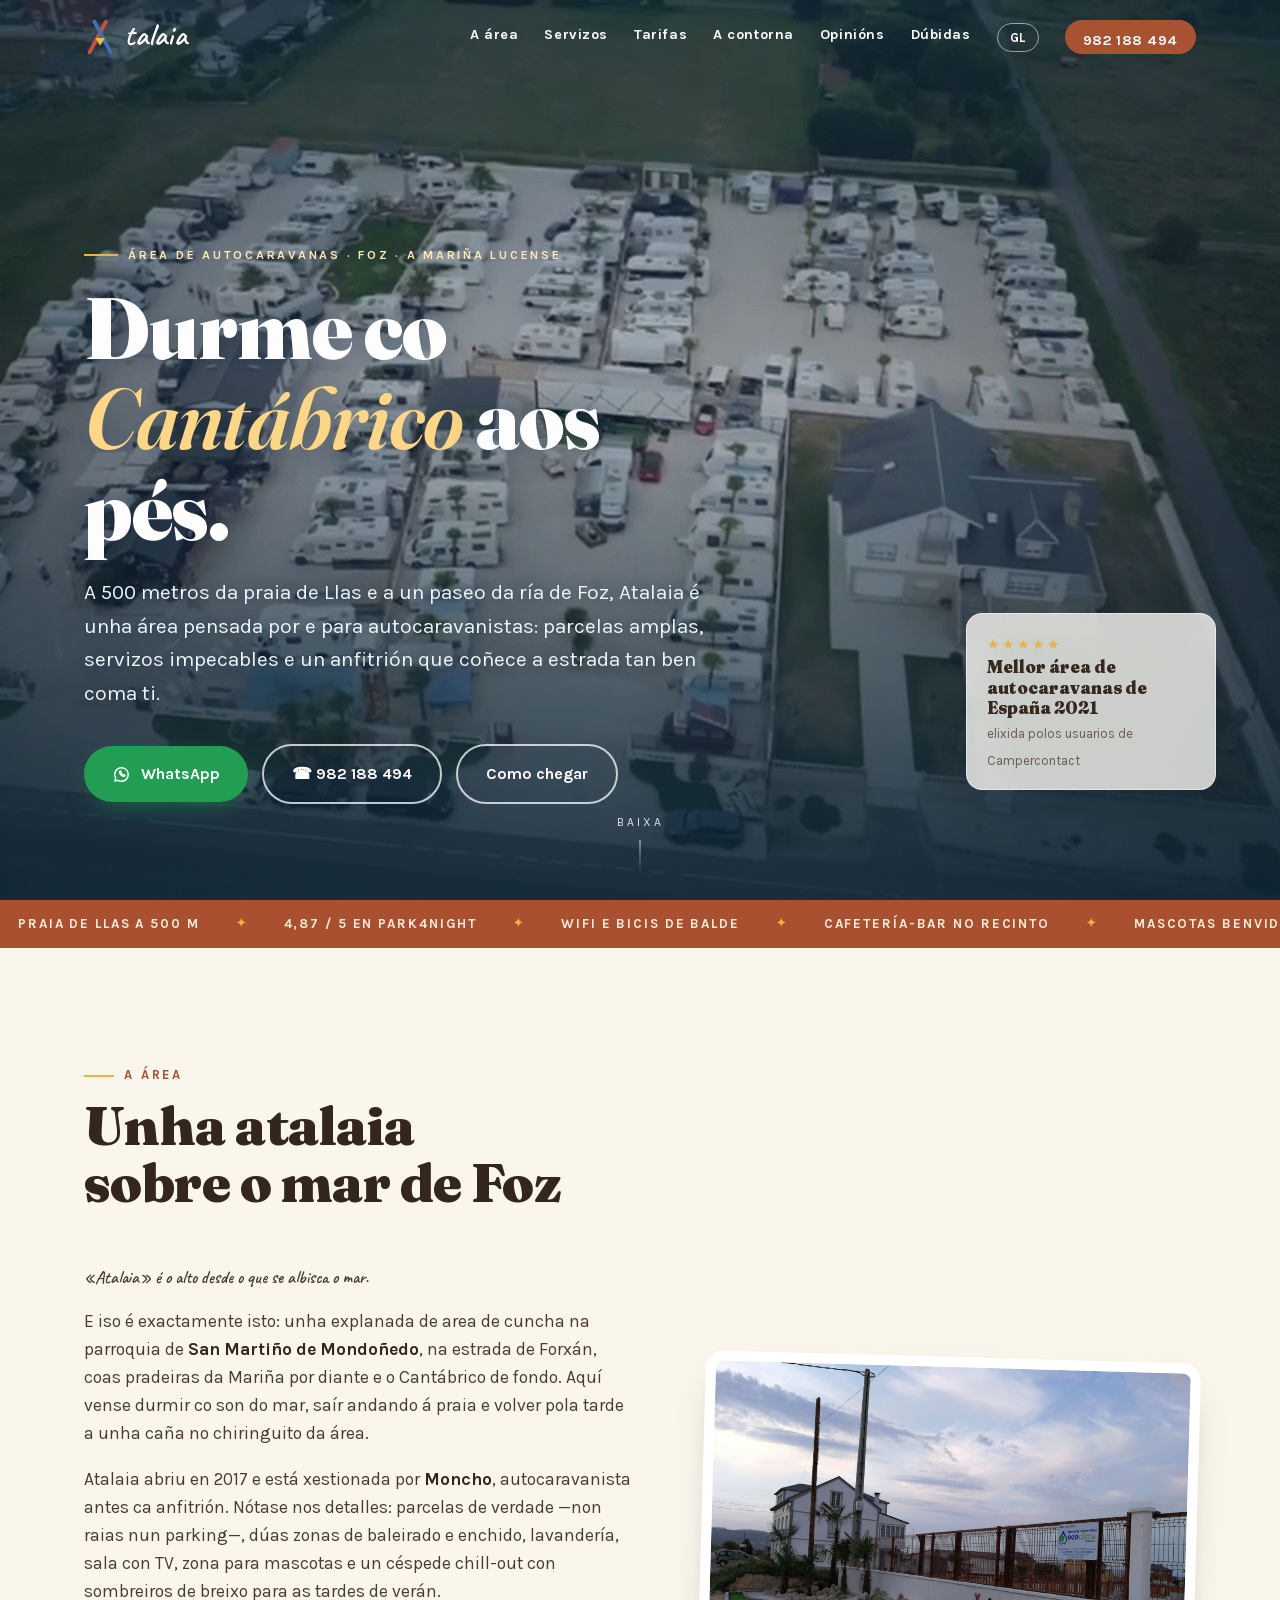
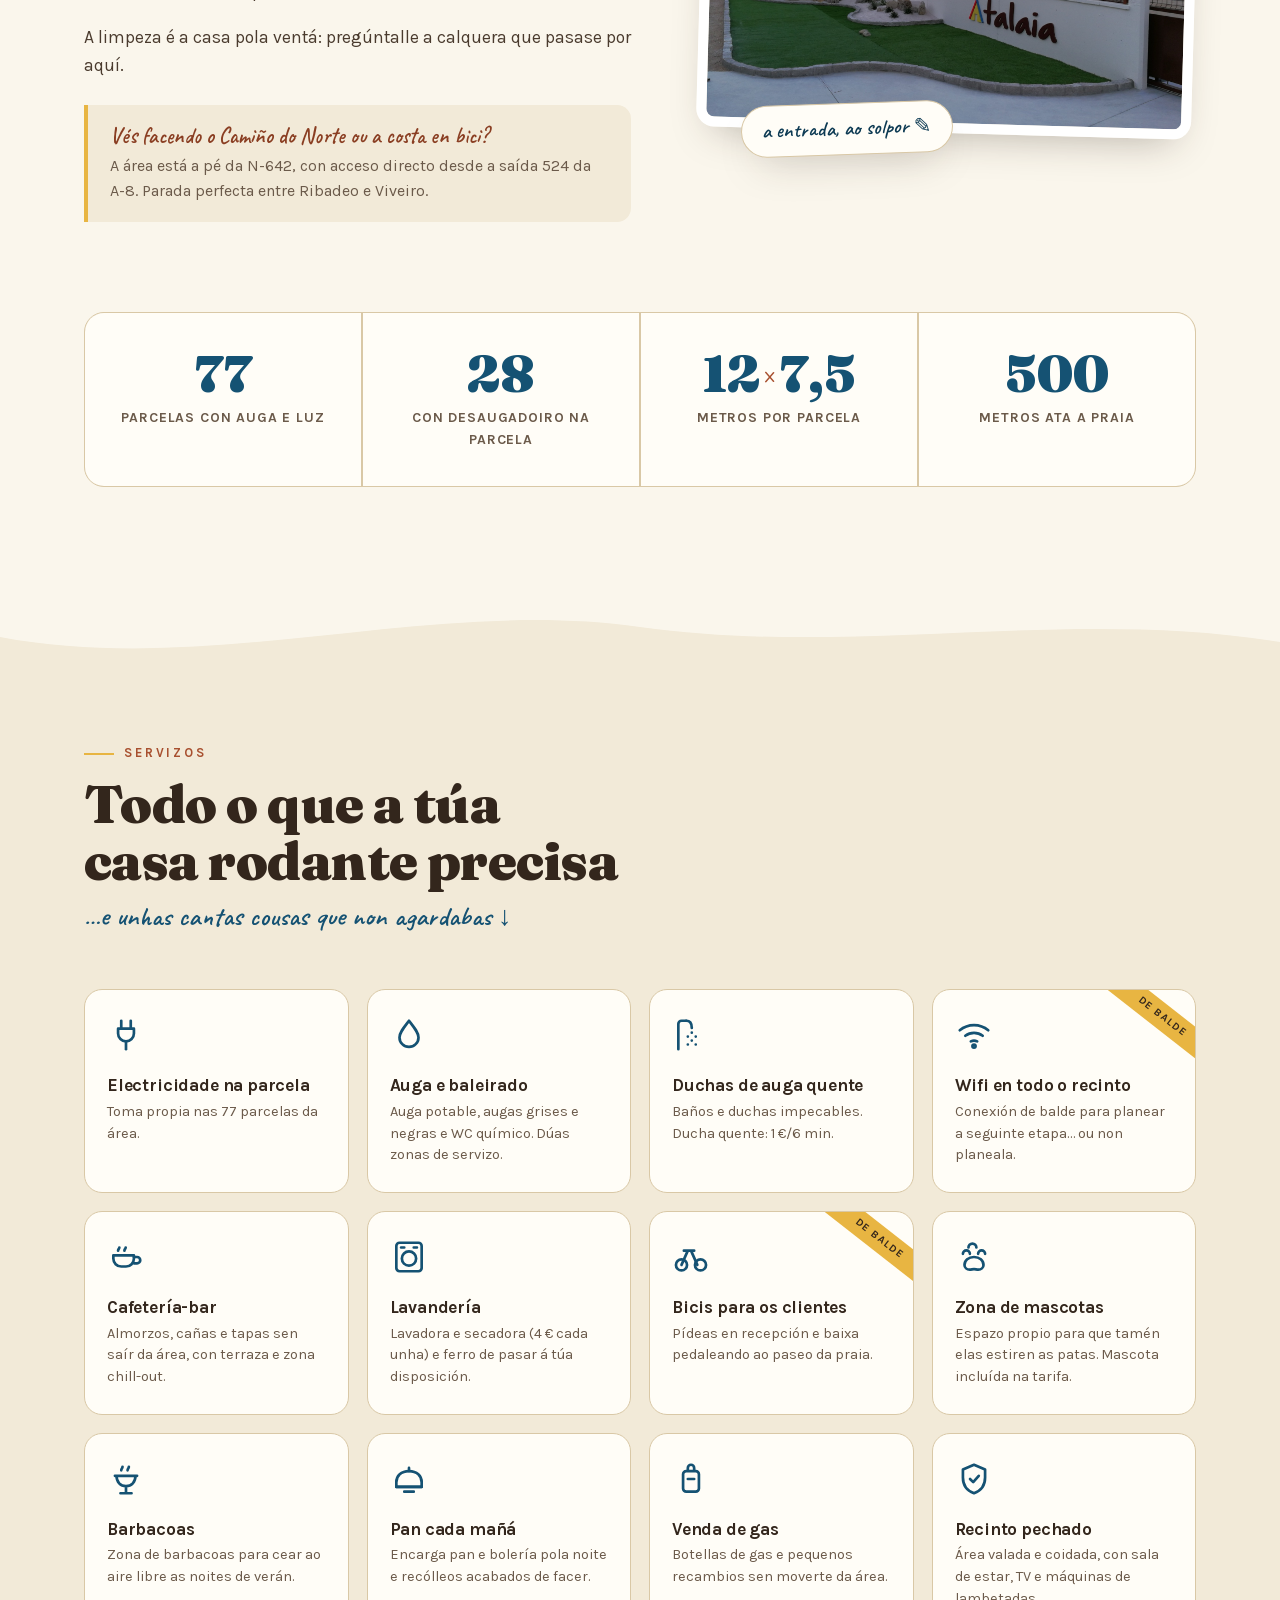
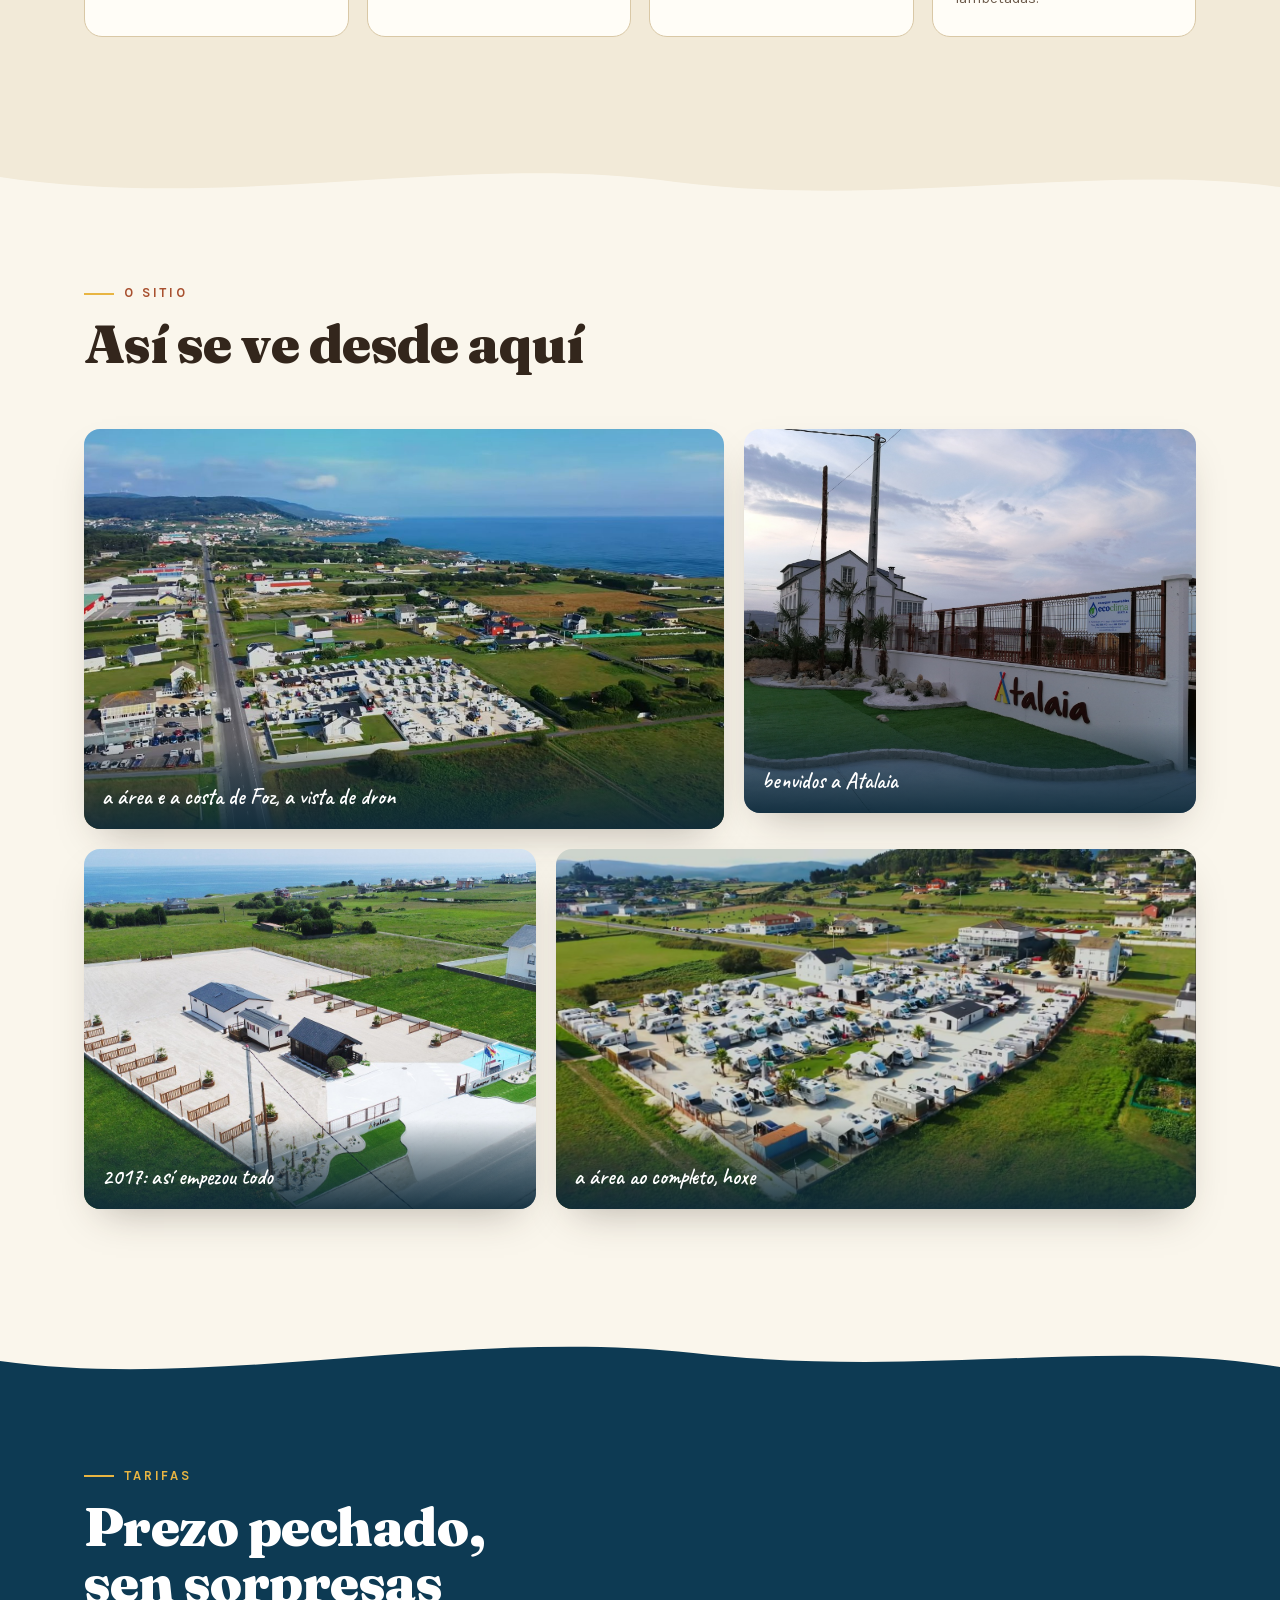
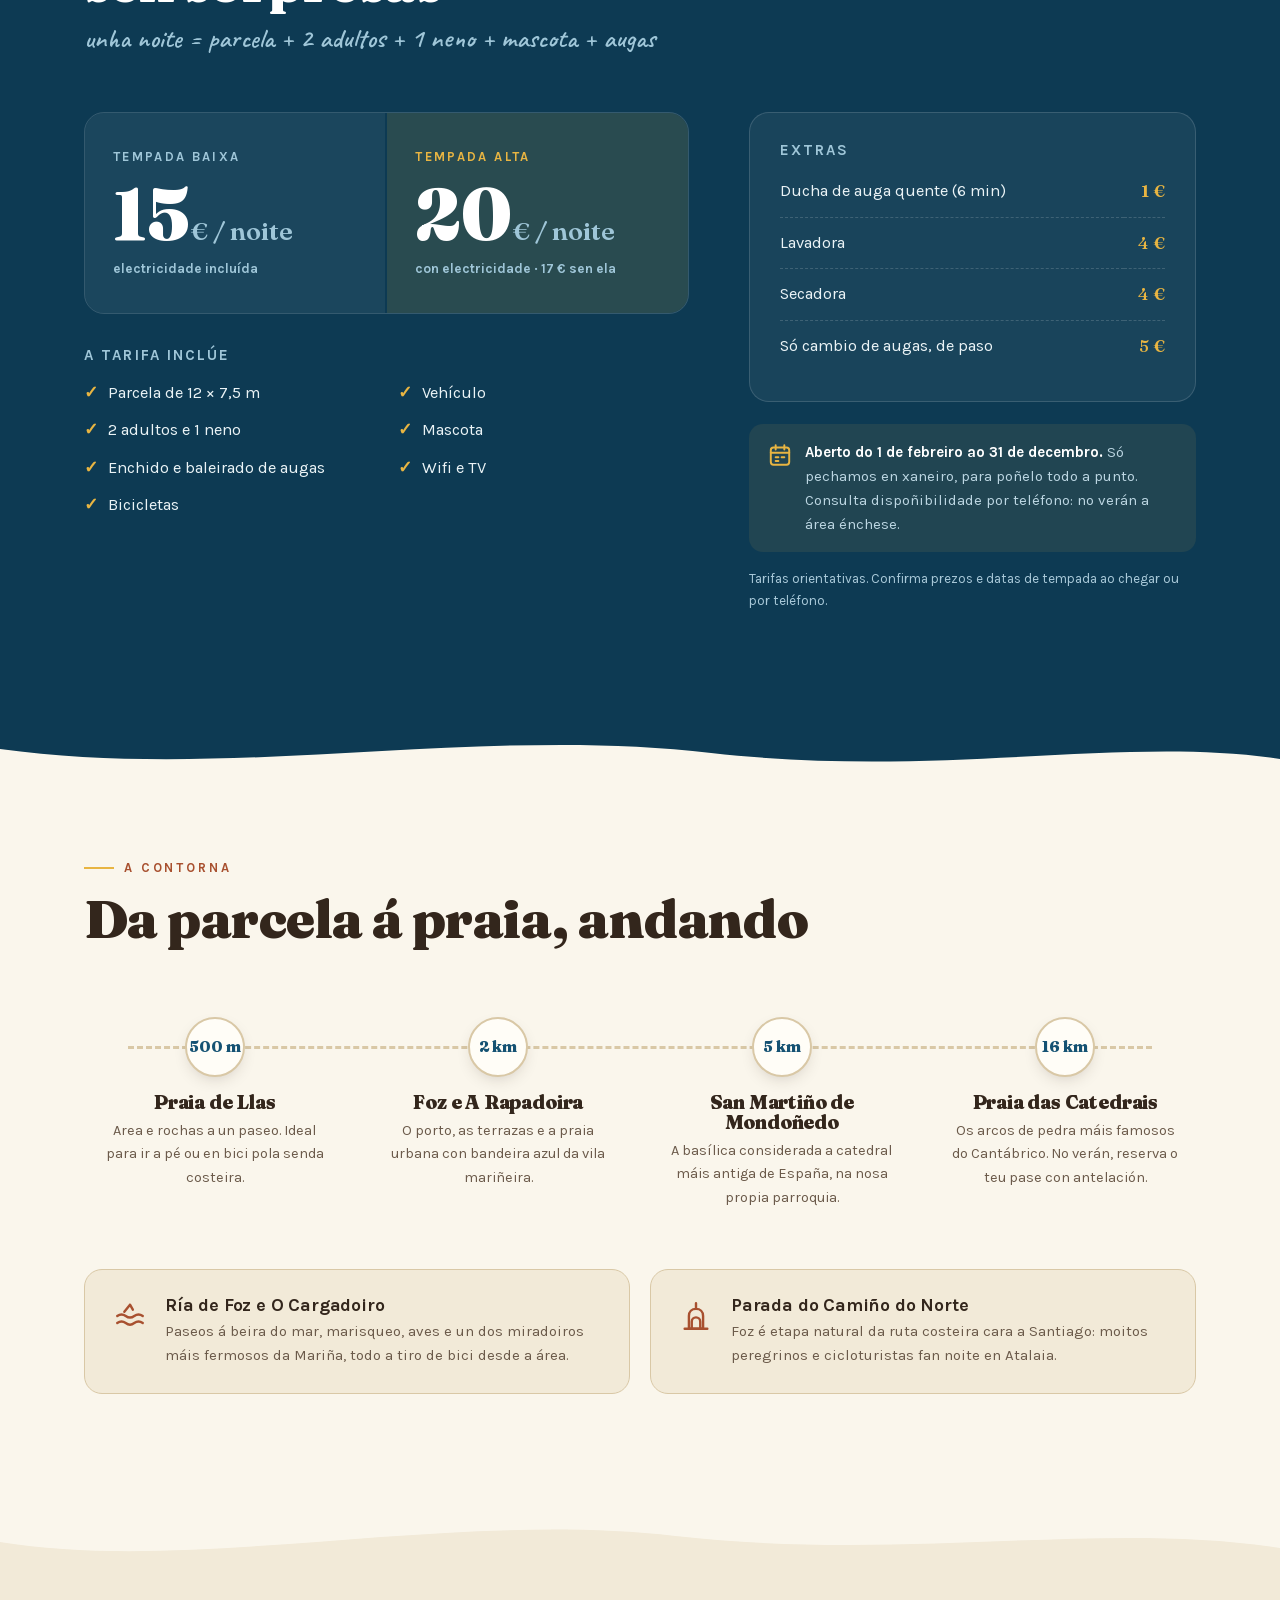
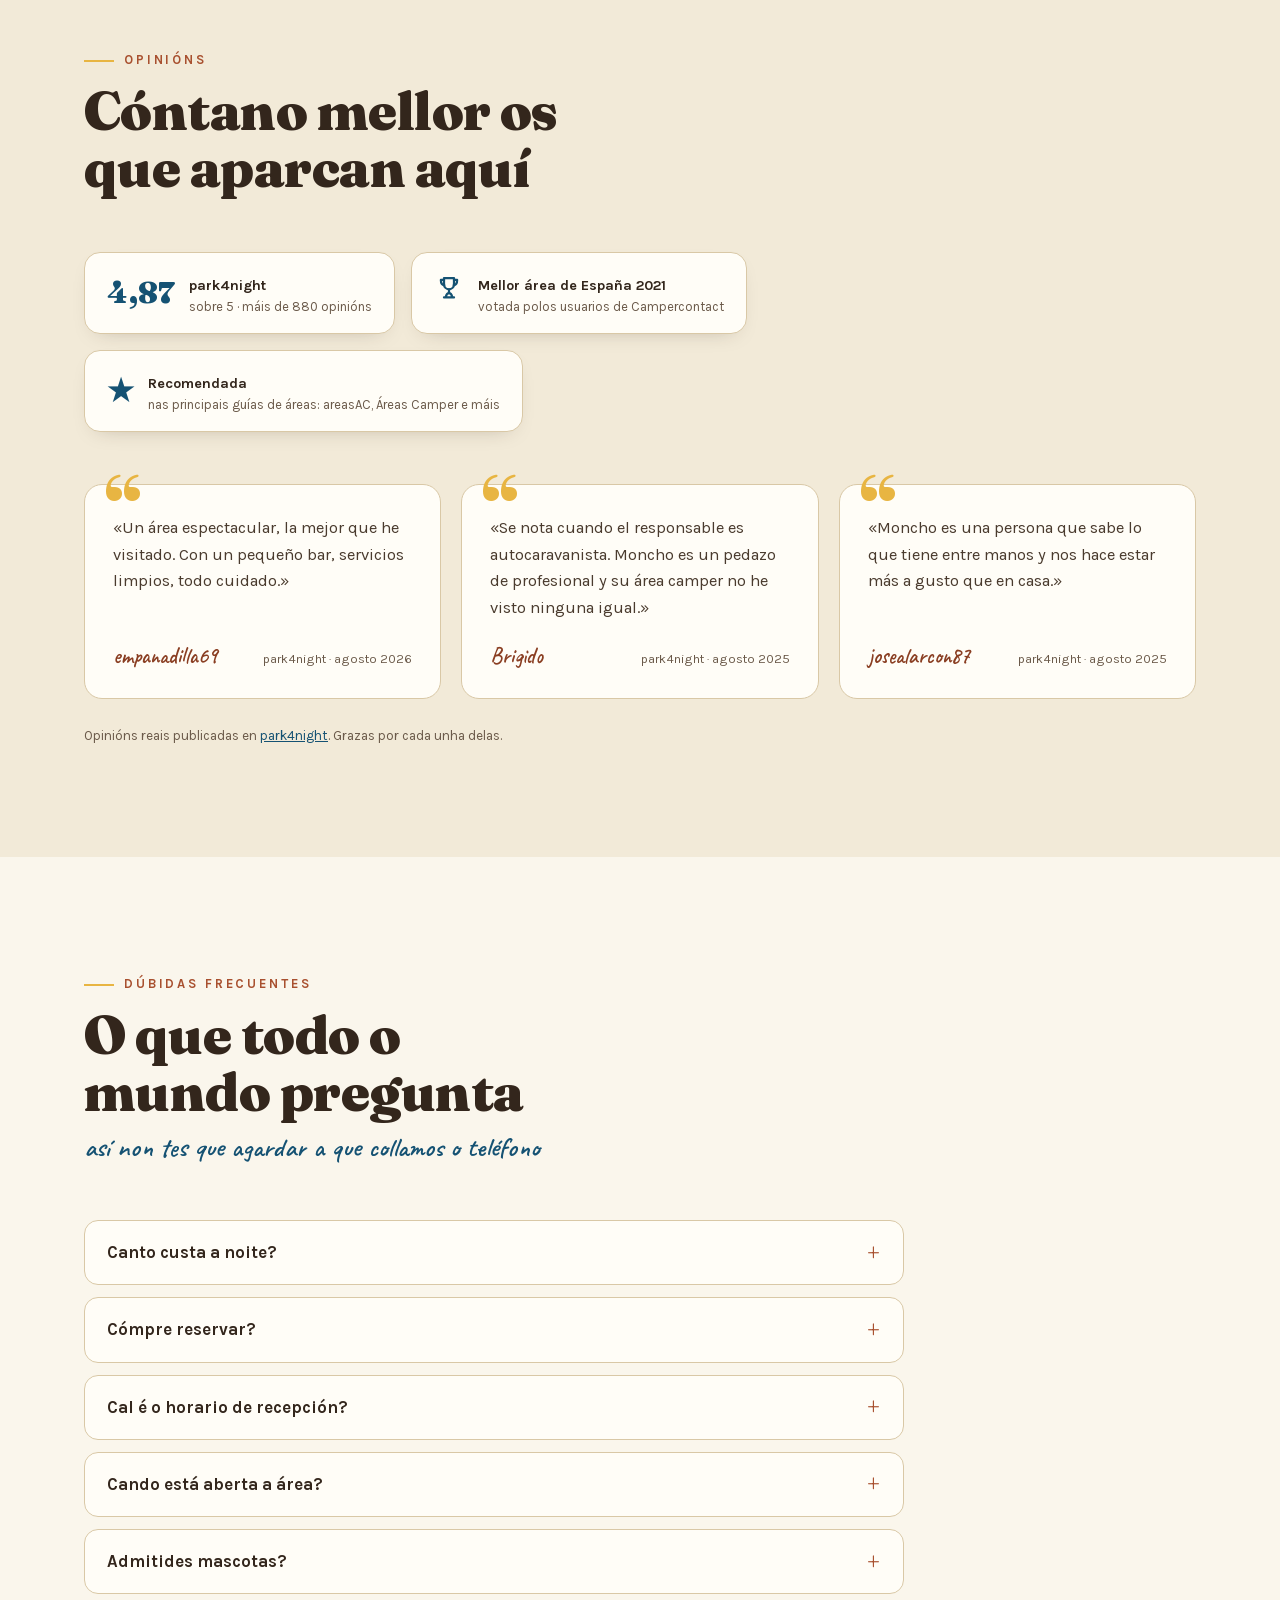
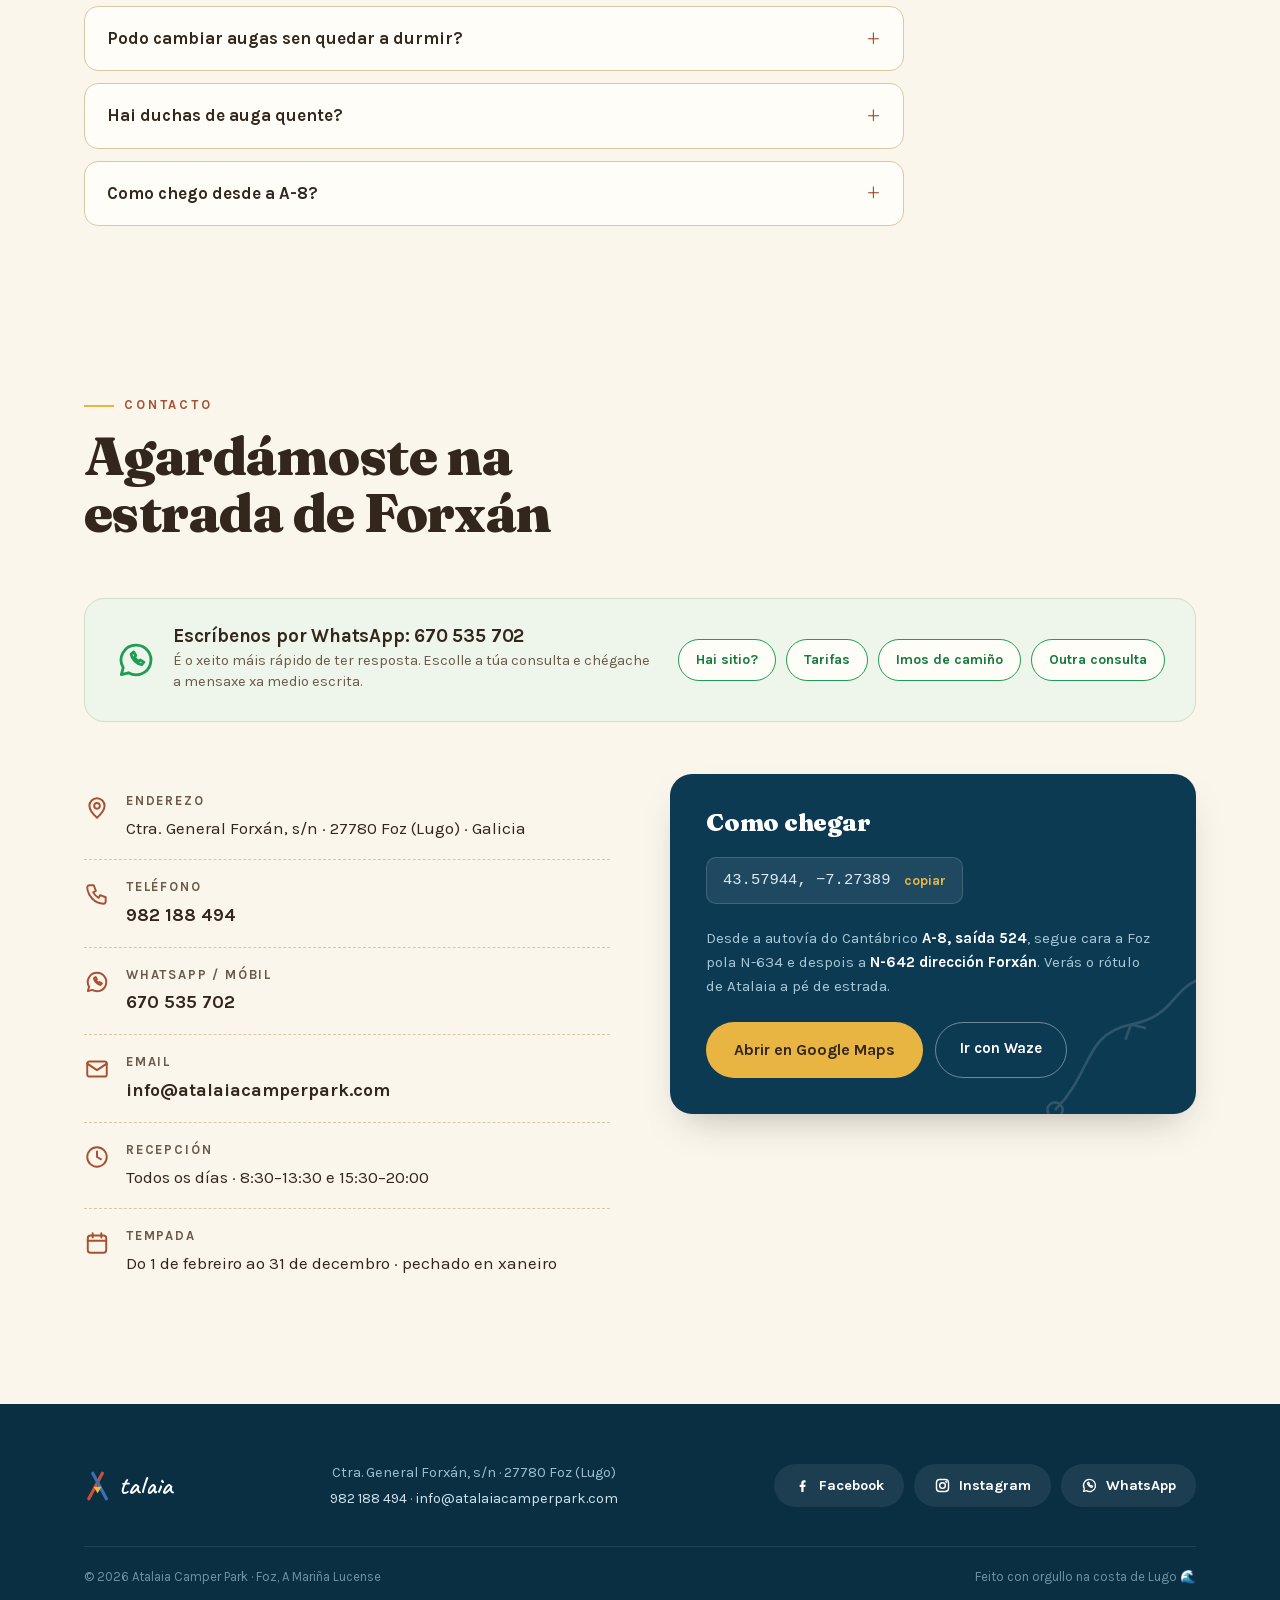
<file: gl/index.html>
<!doctype html>
<html lang="gl"><head>
<meta charset="utf-8">
<meta name="viewport" content="width=device-width, initial-scale=1, viewport-fit=cover">
<title>Atalaia Camper Park · Área de autocaravanas en Foz (Lugo), Galicia</title>
<meta name="description" content="Área de autocaravanas a 500 m da praia de Llas, en Foz (A Mariña, Lugo). 77 parcelas con auga e luz, wifi e bicis de balde, cafetería-bar, lavandería e mascotas benvidas. Desde 15 €/noite. Mellor área de España 2021. Tel. 982 188 494 · WhatsApp 670 535 702.">
<link rel="canonical" href="https://atalaiacamperpark.com/gl/">
<link rel="alternate" hreflang="es" href="https://atalaiacamperpark.com/">
<link rel="alternate" hreflang="gl" href="https://atalaiacamperpark.com/gl/">
<link rel="alternate" hreflang="en" href="https://atalaiacamperpark.com/en/">
<link rel="alternate" hreflang="fr" href="https://atalaiacamperpark.com/fr/">
<link rel="alternate" hreflang="de" href="https://atalaiacamperpark.com/de/">
<link rel="alternate" hreflang="pt" href="https://atalaiacamperpark.com/pt/">
<link rel="alternate" hreflang="x-default" href="https://atalaiacamperpark.com/">
<meta name="robots" content="index, follow, max-image-preview:large">
<meta name="theme-color" content="#0d3a53">
<meta name="geo.region" content="ES-LU">
<meta name="geo.placename" content="Foz, Lugo">
<meta name="geo.position" content="43.57944;-7.27389">
<meta name="ICBM" content="43.57944, -7.27389">
<meta property="og:url" content="https://atalaiacamperpark.com/gl/">
<meta property="og:site_name" content="Atalaia Camper Park">
<meta property="og:locale" content="gl_ES">
<meta property="og:title" content="Atalaia Camper Park · Área de autocaravanas en Foz (Lugo), Galicia">
<meta property="og:description" content="Área de autocaravanas a 500 m da praia de Llas, en Foz (A Mariña, Lugo). 77 parcelas con auga e luz, wifi e bicis de balde, cafetería-bar, lavandería e mascotas benvidas. Desde 15 €/noite. Mellor área de España 2021. Tel. 982 188 494 · WhatsApp 670 535 702.">
<meta property="og:image" content="https://atalaiacamperpark.com/img/area-costa.jpg">
<meta property="og:image:width" content="1600">
<meta property="og:image:height" content="738">
<meta property="og:type" content="website">
<meta name="twitter:card" content="summary_large_image">
<meta name="twitter:title" content="Atalaia Camper Park · Área de autocaravanas en Foz (Lugo), Galicia">
<meta name="twitter:description" content="Área de autocaravanas a 500 m da praia de Llas, en Foz (A Mariña, Lugo). 77 parcelas con auga e luz, wifi e bicis de balde, cafetería-bar, lavandería e mascotas benvidas. Desde 15 €/noite. Mellor área de España 2021. Tel. 982 188 494 · WhatsApp 670 535 702.">
<meta name="twitter:image" content="https://atalaiacamperpark.com/img/area-costa.jpg">
<link rel="preload" as="image" href="../img/hero-first.jpg" fetchpriority="high">
<link rel="icon" href="data:image/svg+xml,&lt;svg xmlns=&quot;http://www.w3.org/2000/svg&quot; viewBox=&quot;0 0 32 32&quot;&gt;&lt;path d=&quot;M6 28 L20 3&quot; stroke=&quot;%23c94f38&quot; stroke-width=&quot;3.4&quot; stroke-linecap=&quot;round&quot;/&gt;&lt;path d=&quot;M26 28 L12 3&quot; stroke=&quot;%233d6fb4&quot; stroke-width=&quot;3.4&quot; stroke-linecap=&quot;round&quot;/&gt;&lt;path d=&quot;M11.5 17 L20.5 17 L16 24 Z&quot; fill=&quot;%23eebd3f&quot;/&gt;&lt;/svg&gt;">
<link rel="stylesheet" href="../fonts.css">
<script type="application/ld+json">
{
 "@context": "https://schema.org",
 "@graph": [
  {
   "@type": "Campground",
   "@id": "https://atalaiacamperpark.com/#campground",
   "name": "Atalaia Camper Park",
   "description": "Área de autocaravanas a 500 m da praia de Llas, en Foz (A Mariña, Lugo). 77 parcelas con auga e luz, wifi e bicis de balde, cafetería-bar, lavandería e mascotas benvidas. Desde 15 €/noite. Mellor área de España 2021. Tel. 982 188 494 · WhatsApp 670 535 702.",
   "telephone": "+34982188494",
   "email": "info@atalaiacamperpark.com",
   "url": "https://atalaiacamperpark.com/",
   "image": "https://atalaiacamperpark.com/img/area-costa.jpg",
   "priceRange": "15 € – 20 € / noche",
   "currenciesAccepted": "EUR",
   "foundingDate": "2017",
   "address": {
    "@type": "PostalAddress",
    "streetAddress": "Ctra. General Forxán, s/n",
    "addressLocality": "Foz",
    "addressRegion": "Lugo, Galicia",
    "postalCode": "27780",
    "addressCountry": "ES"
   },
   "geo": {
    "@type": "GeoCoordinates",
    "latitude": 43.57944,
    "longitude": -7.27389
   },
   "hasMap": "https://www.google.com/maps/search/?api=1&query=43.57944,-7.27389",
   "sameAs": [
    "https://www.facebook.com/Atalaiacamperpark/",
    "https://www.instagram.com/atalaia_camper_park"
   ],
   "contactPoint": [
    {
     "@type": "ContactPoint",
     "telephone": "+34982188494",
     "contactType": "reservations",
     "availableLanguage": [
      "es",
      "gl"
     ]
    },
    {
     "@type": "ContactPoint",
     "telephone": "+34670535702",
     "contactType": "customer service",
     "availableLanguage": [
      "es",
      "gl"
     ]
    }
   ],
   "openingHoursSpecification": [
    {
     "@type": "OpeningHoursSpecification",
     "dayOfWeek": [
      "Monday",
      "Tuesday",
      "Wednesday",
      "Thursday",
      "Friday",
      "Saturday",
      "Sunday"
     ],
     "opens": "08:30",
     "closes": "13:30"
    },
    {
     "@type": "OpeningHoursSpecification",
     "dayOfWeek": [
      "Monday",
      "Tuesday",
      "Wednesday",
      "Thursday",
      "Friday",
      "Saturday",
      "Sunday"
     ],
     "opens": "15:30",
     "closes": "20:00"
    }
   ],
   "petsAllowed": true,
   "amenityFeature": [
    {
     "@type": "LocationFeatureSpecification",
     "name": "Electricidad en parcela",
     "value": true
    },
    {
     "@type": "LocationFeatureSpecification",
     "name": "Agua potable y vaciado de aguas grises y negras",
     "value": true
    },
    {
     "@type": "LocationFeatureSpecification",
     "name": "Duchas de agua caliente",
     "value": true
    },
    {
     "@type": "LocationFeatureSpecification",
     "name": "WiFi gratis",
     "value": true
    },
    {
     "@type": "LocationFeatureSpecification",
     "name": "Cafetería-bar",
     "value": true
    },
    {
     "@type": "LocationFeatureSpecification",
     "name": "Lavandería",
     "value": true
    },
    {
     "@type": "LocationFeatureSpecification",
     "name": "Bicicletas gratis",
     "value": true
    },
    {
     "@type": "LocationFeatureSpecification",
     "name": "Zona de mascotas",
     "value": true
    },
    {
     "@type": "LocationFeatureSpecification",
     "name": "Barbacoas",
     "value": true
    },
    {
     "@type": "LocationFeatureSpecification",
     "name": "Venta de gas",
     "value": true
    }
   ]
  },
  {
   "@type": "FAQPage",
   "@id": "https://atalaiacamperpark.com/gl/#faq",
   "mainEntity": [
    {
     "@type": "Question",
     "name": "Canto custa a noite?",
     "acceptedAnswer": {
      "@type": "Answer",
      "text": "15 € en tempada baixa, con electricidade incluída. En tempada alta, 17 € sen electricidade ou 20 € con ela. Sempre con parcela de 12 × 7,5 m, vehículo, 2 adultos, 1 neno, mascota, enchido e baleirado de augas, wifi, TV e bicis."
     }
    },
    {
     "@type": "Question",
     "name": "Cómpre reservar?",
     "acceptedAnswer": {
      "@type": "Answer",
      "text": "O máis rápido é consultar dispoñibilidade por WhatsApp ou chamando ao 982 188 494. No verán e nas pontes a área énchese."
     }
    },
    {
     "@type": "Question",
     "name": "Cal é o horario de recepción?",
     "acceptedAnswer": {
      "@type": "Answer",
      "text": "Todos os días de 8:30 a 13:30 e de 15:30 a 20:00. Se vas chegar fóra dese horario, avísanos por WhatsApp e dicímosche como facer."
     }
    },
    {
     "@type": "Question",
     "name": "Cando está aberta a área?",
     "acceptedAnswer": {
      "@type": "Answer",
      "text": "Do 1 de febreiro ao 31 de decembro. Só pechamos en xaneiro, para poñelo todo a punto."
     }
    },
    {
     "@type": "Question",
     "name": "Admitides mascotas?",
     "acceptedAnswer": {
      "@type": "Answer",
      "text": "Si, e sen custo: a mascota está incluída na tarifa. Ademais hai unha zona propia para que estiren as patas."
     }
    },
    {
     "@type": "Question",
     "name": "Podo cambiar augas sen quedar a durmir?",
     "acceptedAnswer": {
      "@type": "Answer",
      "text": "Si. O servizo de enchido e baleirado de paso custa 5 €."
     }
    },
    {
     "@type": "Question",
     "name": "Hai duchas de auga quente?",
     "acceptedAnswer": {
      "@type": "Answer",
      "text": "Si. Os baños están incluídos na tarifa e a ducha de auga quente custa 1 € por 6 minutos."
     }
    },
    {
     "@type": "Question",
     "name": "Como chego desde a A-8?",
     "acceptedAnswer": {
      "@type": "Answer",
      "text": "Saída 524 da A-8, dirección Foz pola N-634 e despois a N-642 cara a Forxán. A área está a pé de estrada. GPS: 43.57944, −7.27389."
     }
    }
   ],
   "inLanguage": "gl"
  }
 ]
}
</script>
<style>
/* ============================================================
   ATALAIA CAMPER PARK — Foz · A Mariña Lucense
   Paleta tomada del propio recinto: arena de conchilla,
   valla de óxido, mar Cantábrico y el tipi rojo-azul-amarillo
   del rótulo de la entrada.
   ============================================================ */
:root{
  --sand-50:#faf6ec;
  --sand-100:#f2ead8;
  --sand-200:#e6d8bc;
  --sand-line:#d9c8a6;
  --ink:#33261c;
  --ink-soft:#6b5a4a;
  --rust:#a8502f;
  --rust-deep:#8a3e22;
  --sea:#155273;
  --sea-deep:#0d3a53;
  --sea-ink:#0a2e42;
  --sun:#e8b542;
  --grass:#5d7f47;
  --paper:#fffdf7;
  --shadow:0 18px 40px -18px rgba(51,38,28,.35);
  --f-display:"Fraunces", Georgia, serif;
  --f-body:"Karla", "Helvetica Neue", sans-serif;
  --f-hand:"Caveat", cursive;
}
*{margin:0;padding:0;box-sizing:border-box}
html{scroll-behavior:smooth}
body{
  font-family:var(--f-body);
  color:var(--ink);
  background:var(--sand-50);
  line-height:1.6;
  font-size:17px;
  overflow-x:hidden;
}
::selection{background:var(--sun);color:var(--ink)}
img{max-width:100%;height:auto;display:block}
a{color:var(--rust)}
h1,h2,h3{font-family:var(--f-display);line-height:1.05;font-weight:900;letter-spacing:-.01em}

/* grano sutil sobre toda la página */
body::after{
  content:"";position:fixed;inset:0;pointer-events:none;z-index:2000;opacity:.045;
  background-image:url('data:image/svg+xml,<svg xmlns="http://www.w3.org/2000/svg" width="180" height="180"><filter id="n"><feTurbulence type="fractalNoise" baseFrequency=".9" numOctaves="2"/></filter><rect width="180" height="180" filter="url(%23n)" opacity="1"/></svg>');
}

.wrap{max-width:1160px;margin:0 auto;padding:0 24px}

/* ---------- animaciones de aparición ---------- */
.reveal{opacity:0;transform:translateY(26px)}
.reveal.in{opacity:1;transform:none;transition:opacity .8s cubic-bezier(.2,.65,.3,1),transform .8s cubic-bezier(.2,.65,.3,1);transition-delay:var(--d,0s)}
@media (prefers-reduced-motion: reduce){
  .reveal{opacity:1;transform:none}
  *{animation-duration:.01s !important;animation-iteration-count:1 !important}
}

/* ---------- navegación ---------- */
.nav{
  position:fixed;top:0;left:0;right:0;z-index:100;
  padding:18px 0;transition:background .35s,box-shadow .35s,padding .35s;
}
.nav.solid{background:#faf6ec;box-shadow:0 1px 0 var(--sand-line);padding:10px 0}
.nav .wrap{display:flex;align-items:center;gap:28px}
.brand{display:flex;align-items:center;gap:8px;text-decoration:none;flex-shrink:0}
.brand svg{height:38px;width:auto}
.brand .word{font-family:var(--f-hand);font-weight:600;font-size:30px;color:#fff;letter-spacing:.01em;transition:color .35s;line-height:1;transform:translateY(-2px)}
.nav.solid .brand .word{color:var(--rust-deep)}
.nav-links{display:flex;gap:26px;margin-left:auto;align-items:center}
.nav-links a{
  color:#fff;text-decoration:none;font-weight:700;font-size:14.5px;letter-spacing:.04em;
  border-bottom:2px solid transparent;padding-bottom:2px;transition:color .35s,border-color .2s;
}
.nav.solid .nav-links a{color:var(--ink)}
.nav-links a:hover{border-color:var(--sun)}
.nav-tel{
  background:var(--rust);color:#fff !important;padding:9px 18px;border-radius:999px;
  border:none !important;transition:background .2s,transform .2s;
}
.nav-tel:hover{background:var(--rust-deep);transform:translateY(-1px)}
.burger{display:none;margin-left:auto;background:none;border:0;cursor:pointer;padding:6px;position:relative;z-index:130}
.burger span{display:block;width:26px;height:3px;border-radius:2px;background:#fff;margin:5px 0;transition:transform .3s,opacity .3s,background .35s}
.nav.solid .burger span{background:var(--ink)}
@media (max-width:1050px){
  body.menu-open{overflow:hidden}
  body.menu-open .nav{background:transparent;box-shadow:none;backdrop-filter:none;-webkit-backdrop-filter:none}
  .nav-links{
    position:fixed;inset:0;flex-direction:column;justify-content:center;gap:30px;
    background:var(--sea-ink);transform:translateX(100%);transition:transform .4s cubic-bezier(.7,0,.3,1);
  }
  .nav-links a{color:#fff !important;font-size:22px}
  body.menu-open .nav-links{transform:none}
  body.menu-open .nav .burger span{background:#fff}
  body.menu-open .burger span:nth-child(1){transform:translateY(8px) rotate(45deg)}
  body.menu-open .burger span:nth-child(2){opacity:0}
  body.menu-open .burger span:nth-child(3){transform:translateY(-8px) rotate(-45deg)}
  .burger{display:block}
}

/* ---------- hero ---------- */
.hero{position:relative;min-height:100svh;display:flex;align-items:flex-end;isolation:isolate;overflow:hidden}
.hero-bg{position:absolute;inset:0;z-index:-2}
.hero-bg img{width:100%;height:100%;object-fit:cover}
@keyframes kenburns{from{transform:scale(1.14) translateY(-1.5%)}to{transform:scale(1)}}
.hero-vid{position:absolute;inset:0;width:100%;height:100%;object-fit:cover;opacity:0;transition:opacity 1.4s ease}
.hero-vid.on{opacity:1}
.hero::before{
  content:"";position:absolute;inset:0;z-index:-1;
  background:
    radial-gradient(130% 130% at 50% 38%, transparent 55%, rgba(9,34,50,.42) 100%),
    linear-gradient(180deg,rgba(10,46,66,.52) 0%,rgba(11,44,62,.34) 42%,rgba(9,34,50,.86) 100%);
}
.hero-grain{
  position:absolute;inset:0;z-index:-1;pointer-events:none;opacity:.11;mix-blend-mode:overlay;
  background-image:url('data:image/svg+xml,<svg xmlns="http://www.w3.org/2000/svg" width="160" height="160"><filter id="g"><feTurbulence type="fractalNoise" baseFrequency=".8" numOctaves="2"/></filter><rect width="160" height="160" filter="url(%23g)" opacity="1"/></svg>');
}
.hero-inner{width:100%;padding:120px 24px 96px}
.kicker{
  display:inline-flex;align-items:center;gap:10px;color:#ffe9b8;font-weight:700;
  letter-spacing:.22em;text-transform:uppercase;font-size:12.5px;margin-bottom:18px;
}
.kicker::before{content:"";width:34px;height:2px;background:var(--sun)}
.hero h1{
  color:#fff;font-size:clamp(42px,7.2vw,86px);max-width:11.5ch;
  text-shadow:0 3px 30px rgba(10,40,60,.45);
}
.hero h1 em{font-style:italic;font-weight:600;color:#ffd884}
.hero p.lead{
  color:#eef6f9;font-size:clamp(17px,2vw,21px);max-width:52ch;margin:22px 0 34px;
  text-shadow:0 1px 14px rgba(10,40,60,.5);
}
.hero-ctas{display:flex;gap:14px;flex-wrap:wrap;align-items:center}
.btn{
  display:inline-flex;align-items:center;gap:10px;text-decoration:none;font-weight:700;
  padding:15px 28px;border-radius:999px;font-size:16px;transition:transform .2s,background .2s,box-shadow .2s;
}
.btn-sun{background:var(--sun);color:var(--ink);box-shadow:0 10px 26px -10px rgba(232,181,66,.7)}
.btn-sun:hover{transform:translateY(-2px);background:#f2c356}
.btn-ghost{border:2px solid rgba(255,255,255,.75);color:#fff}
.btn-ghost:hover{background:rgba(255,255,255,.14);transform:translateY(-2px)}
.hero-award{
  position:absolute;right:5%;bottom:110px;z-index:5;
  background:rgba(255,253,247,.78);-webkit-backdrop-filter:blur(14px) saturate(1.3);backdrop-filter:blur(14px) saturate(1.3);
  border-radius:16px;padding:16px 20px;box-shadow:0 18px 40px -18px rgba(9,34,50,.5);
  transform:rotate(2.5deg);max-width:250px;border:1px solid rgba(255,255,255,.55);
}
.hero-award b{font-family:var(--f-display);font-weight:900;font-size:17px;display:block;line-height:1.2}
.hero-award small{color:var(--ink-soft);font-size:13px}
.hero-award .stars{color:var(--sun);letter-spacing:2px;font-size:14px}
@media (max-width:820px){.hero-award{display:none}}
.scroll-hint{
  position:absolute;left:50%;bottom:26px;transform:translateX(-50%);
  color:#fff;font-size:12px;letter-spacing:.25em;text-transform:uppercase;opacity:.85;
  display:flex;flex-direction:column;align-items:center;gap:8px;text-decoration:none;
}
.scroll-hint::after{content:"";width:1.5px;height:34px;background:linear-gradient(#fff,transparent);animation:drip 1.8s ease-in-out infinite}
@keyframes drip{0%{transform:scaleY(.2);transform-origin:top}55%{transform:scaleY(1);transform-origin:top}56%{transform-origin:bottom}100%{transform:scaleY(.15);transform-origin:bottom}}

/* ---------- cinta marquesina ---------- */
.ticker{background:var(--rust);color:#fbeedd;overflow:hidden;padding:13px 0;position:relative;z-index:6}
.ticker-track{display:flex;gap:0;width:max-content;animation:ticker 32s linear infinite}
.ticker:hover .ticker-track{animation-play-state:paused}
.ticker span{white-space:nowrap;font-weight:700;letter-spacing:.14em;text-transform:uppercase;font-size:13.5px;padding:0 18px;display:inline-flex;align-items:center;gap:36px}
.ticker span::after{content:"✦";color:var(--sun);font-size:12px}
@keyframes ticker{to{transform:translateX(-50%)}}

/* ---------- secciones ---------- */
section{position:relative}
.sec{padding:110px 0}
.sec-head{margin-bottom:56px;position:relative}
.overline{color:var(--rust);font-weight:800;letter-spacing:.22em;text-transform:uppercase;font-size:13px;display:inline-flex;align-items:center;gap:10px}
.overline::before{content:"";width:30px;height:2px;background:var(--sun)}
.sec-head h2{font-size:clamp(32px,4.6vw,54px);margin-top:12px;max-width:20ch;text-wrap:balance}
.hand{font-family:var(--f-hand);font-weight:600;color:var(--sea);font-size:clamp(20px,2.4vw,27px);line-height:1.25}

/* ---------- el área ---------- */
.area-grid{display:grid;grid-template-columns:1.05fr .95fr;gap:70px;align-items:center}
@media (max-width:900px){.area-grid{grid-template-columns:1fr;gap:48px}}
.area-copy p{margin-bottom:18px;color:#4a3b2e;font-size:17.5px}
.area-copy p b{color:var(--ink)}
.area-note{
  margin-top:26px;padding:18px 22px;background:var(--sand-100);border-left:4px solid var(--sun);
  border-radius:0 14px 14px 0;font-size:16px;color:var(--ink-soft);
}
.area-note .hand{font-size:22px;display:block;margin-bottom:2px;color:var(--rust-deep)}
.area-photo{position:relative}
.area-photo .ph-main{
  border-radius:18px;box-shadow:var(--shadow);transform:rotate(1.6deg);
  border:10px solid #fff;transition:transform .5s cubic-bezier(.2,.65,.3,1);
}
.area-photo:hover .ph-main{transform:rotate(.4deg) scale(1.015)}
.area-photo .ph-caption{
  position:absolute;bottom:-22px;left:8%;background:var(--paper);padding:8px 20px;border-radius:999px;
  font-family:var(--f-hand);font-size:21px;color:var(--sea-deep);box-shadow:var(--shadow);
  transform:rotate(-2deg);border:1px solid var(--sand-line);
}
.stats{display:grid;grid-template-columns:repeat(4,1fr);gap:2px;margin-top:90px;background:var(--sand-line);border-radius:20px;overflow:hidden;border:1px solid var(--sand-line)}
@media (max-width:760px){.stats{grid-template-columns:repeat(2,1fr)}}
.stat{background:var(--paper);padding:34px 20px;text-align:center;transition:background .3s}
.stat:hover{background:#fff}
.stat .num{font-family:var(--f-display);font-weight:900;font-size:clamp(36px,4.5vw,52px);color:var(--sea);line-height:1}
.stat .num .x{font-size:.5em;font-weight:600;color:var(--rust);vertical-align:.22em;margin:0 3px}
.stat .lbl{margin-top:8px;font-size:14px;font-weight:700;letter-spacing:.06em;text-transform:uppercase;color:var(--ink-soft)}

/* ---------- servicios ---------- */
.sec-servicios{background:var(--sand-100)}
.svc-grid{display:grid;grid-template-columns:repeat(4,1fr);gap:18px}
@media (max-width:980px){.svc-grid{grid-template-columns:repeat(3,1fr)}}
@media (max-width:680px){.svc-grid{grid-template-columns:repeat(2,1fr)}}
.svc{
  background:var(--paper);border:1px solid var(--sand-line);border-radius:18px;padding:26px 22px;
  transition:transform .3s cubic-bezier(.2,.65,.3,1),box-shadow .3s;position:relative;overflow:hidden;
}
.svc:hover{transform:translateY(-5px) rotate(-.4deg);box-shadow:var(--shadow)}
.svc svg{width:38px;height:38px;stroke:var(--sea);stroke-width:1.7;fill:none;stroke-linecap:round;stroke-linejoin:round;margin-bottom:14px}
.svc:hover svg{stroke:var(--rust)}
.svc h3{font-size:17.5px;font-weight:600;font-family:var(--f-body);font-weight:800;margin-bottom:6px}
.svc p{font-size:14.5px;color:var(--ink-soft);line-height:1.5}
.svc .free{
  position:absolute;top:14px;right:-32px;background:var(--sun);color:var(--ink);font-size:10.5px;
  font-weight:800;letter-spacing:.12em;padding:4px 36px;transform:rotate(38deg);text-transform:uppercase;
}

/* ---------- galería ---------- */
.gal-grid{display:grid;grid-template-columns:repeat(12,1fr);gap:20px}
.gal-item{position:relative;border-radius:16px;overflow:hidden;cursor:zoom-in;box-shadow:var(--shadow)}
.gal-item img{width:100%;height:100%;object-fit:cover;transition:transform .8s cubic-bezier(.2,.65,.3,1)}
.gal-item:hover img{transform:scale(1.06)}
.gal-item figcaption{
  position:absolute;left:0;right:0;bottom:0;padding:40px 18px 14px;color:#fff;
  font-family:var(--f-hand);font-size:22px;
  background:linear-gradient(180deg,transparent,rgba(13,42,58,.45) 40%,rgba(13,42,58,.92));
}
.g1{grid-column:span 7;aspect-ratio:16/10}
.g2{grid-column:span 5;aspect-ratio:4/3.4}
.g3{grid-column:span 5;aspect-ratio:1.255}
.g4{grid-column:span 7;aspect-ratio:16/9}
@media (max-width:720px){.g1,.g2,.g3,.g4{grid-column:span 12;aspect-ratio:16/10}}
dialog.lightbox{border:0;background:rgba(20,14,9,.92);max-width:100vw;max-height:100vh;width:100vw;height:100vh;display:grid;place-items:center;padding:4vmin}
dialog.lightbox:not([open]){display:none}
dialog.lightbox img{max-width:92vw;max-height:86vh;border-radius:10px;box-shadow:0 30px 80px rgba(0,0,0,.5)}
dialog.lightbox::backdrop{background:transparent}
.lb-close{position:fixed;top:20px;right:24px;background:none;border:0;color:#fff;font-size:38px;cursor:pointer;line-height:1}

/* ---------- tarifas ---------- */
.sec-tarifas{background:var(--sea-deep);color:#eaf3f6}
.sec-tarifas .overline{color:var(--sun)}
.sec-tarifas .sec-head h2{color:#fff}
.sec-tarifas .hand{color:#9fc6d8}
.tarifa-grid{display:grid;grid-template-columns:1.15fr .85fr;gap:60px;align-items:start}
@media (max-width:900px){.tarifa-grid{grid-template-columns:1fr;gap:44px}}
.precios{display:flex;gap:2px;border-radius:20px;overflow:hidden;border:1px solid rgba(255,255,255,.16)}
.precio{flex:1;padding:34px 28px;background:rgba(255,255,255,.06)}
.precio.alta{background:rgba(232,181,66,.13)}
.precio .temp{font-size:13px;font-weight:800;letter-spacing:.18em;text-transform:uppercase;color:#9fc6d8}
.precio.alta .temp{color:var(--sun)}
.precio .eur{font-family:var(--f-display);font-weight:900;font-size:clamp(52px,6vw,72px);line-height:1;color:#fff;margin:10px 0 2px;white-space:nowrap}
.precio .eur small{font-size:.35em;font-weight:600;color:#9fc6d8}
.precio .elec{margin-top:8px;font-size:13.5px;font-weight:700;color:#9fc6d8}
.incluye{margin-top:34px}
.incluye h3{font-family:var(--f-body);font-weight:800;font-size:15px;letter-spacing:.14em;text-transform:uppercase;color:#9fc6d8;margin-bottom:16px}
.incluye ul{list-style:none;display:grid;grid-template-columns:1fr 1fr;gap:11px 24px}
@media (max-width:560px){.incluye ul{grid-template-columns:1fr}}
.incluye li{display:flex;gap:10px;align-items:baseline;font-size:16.5px}
.incluye li::before{content:"✓";color:var(--sun);font-weight:800}
.extras{background:rgba(255,255,255,.05);border:1px solid rgba(255,255,255,.14);border-radius:20px;padding:30px}
.extras h3{font-family:var(--f-body);font-weight:800;font-size:15px;letter-spacing:.14em;text-transform:uppercase;color:#9fc6d8;margin-bottom:8px}
.extras table{width:100%;border-collapse:collapse;font-size:16.5px}
.extras td{padding:12px 0;border-bottom:1px dashed rgba(255,255,255,.16)}
.extras tr:last-child td{border:0}
.extras td:last-child{text-align:right;font-family:var(--f-display);font-weight:600;color:var(--sun);white-space:nowrap}
.temporada{
  margin-top:22px;display:flex;gap:12px;align-items:flex-start;font-size:15px;color:#bcd6e2;
  background:rgba(232,181,66,.09);border-radius:14px;padding:16px 18px;
}
.temporada b{color:#fff}
.nota-tarifa{margin-top:16px;font-size:13.5px;color:#a9c9d9}

/* ---------- entorno ---------- */
.ruta{position:relative;margin:70px 0 54px}
.ruta-line{position:absolute;top:29px;left:4%;right:4%;border-top:3px dashed var(--sand-line);z-index:0}
.ruta-stops{display:grid;grid-template-columns:repeat(4,1fr);gap:22px;position:relative;z-index:1}
@media (max-width:860px){
  .ruta-line{display:none}
  .ruta-stops{grid-template-columns:1fr 1fr}
}
@media (max-width:540px){.ruta-stops{grid-template-columns:1fr}}
.stop{text-align:center}
.stop .pin{
  width:60px;height:60px;margin:0 auto 16px;border-radius:50%;background:var(--paper);
  border:2px solid var(--sand-line);display:grid;place-items:center;
  font-family:var(--f-display);font-weight:900;color:var(--sea);font-size:15px;
  box-shadow:0 6px 18px -8px rgba(51,38,28,.3);transition:transform .3s,border-color .3s;
}
.stop:hover .pin{transform:translateY(-4px) scale(1.06);border-color:var(--sun)}
.stop h3{font-size:19px;margin-bottom:6px}
.stop p{font-size:14.5px;color:var(--ink-soft);max-width:26ch;margin:0 auto}
.entorno-extra{
  display:grid;grid-template-columns:1fr 1fr;gap:20px;margin-top:60px;
}
@media (max-width:760px){.entorno-extra{grid-template-columns:1fr}}
.ent-card{
  background:var(--sand-100);border-radius:18px;padding:26px 28px;border:1px solid var(--sand-line);
  display:flex;gap:18px;align-items:flex-start;
}
.ent-card svg{width:34px;height:34px;flex-shrink:0;stroke:var(--rust);stroke-width:1.7;fill:none;stroke-linecap:round;stroke-linejoin:round;margin-top:3px}
.ent-card h3{font-size:18px;font-family:var(--f-body);font-weight:800;margin-bottom:4px}
.ent-card p{font-size:15px;color:var(--ink-soft)}

/* ---------- opiniones ---------- */
.sec-opiniones{background:var(--sand-100)}
.badges{display:flex;gap:16px;flex-wrap:wrap;margin-bottom:52px}
.badge{
  background:var(--paper);border:1px solid var(--sand-line);border-radius:16px;padding:16px 22px;
  display:flex;align-items:center;gap:14px;box-shadow:0 8px 22px -14px rgba(51,38,28,.35);
}
.badge .score{font-family:var(--f-display);font-weight:900;font-size:30px;color:var(--sea)}
.badge div small{display:block;color:var(--ink-soft);font-size:13px;line-height:1.35}
.badge div b{font-size:14.5px}
.quotes{display:grid;grid-template-columns:repeat(3,1fr);gap:20px}
@media (max-width:900px){.quotes{grid-template-columns:1fr}}
.quote{
  background:var(--paper);border-radius:18px;padding:30px 28px 24px;position:relative;
  border:1px solid var(--sand-line);display:flex;flex-direction:column;
  transition:transform .3s;
}
.quote:hover{transform:translateY(-4px)}
.quote::before{
  content:"“";position:absolute;top:-14px;left:20px;font-family:var(--f-display);font-weight:900;
  font-size:74px;line-height:1;color:var(--sun);
}
.quote p{font-size:16.5px;color:#4a3b2e;flex:1}
.quote footer{margin-top:18px;display:flex;justify-content:space-between;align-items:baseline;gap:8px}
.quote footer b{font-family:var(--f-hand);font-size:22px;font-weight:600;color:var(--rust-deep)}
.quote footer small{color:var(--ink-soft);font-size:12.5px;text-align:right}
.op-fuente{margin-top:26px;font-size:13.5px;color:var(--ink-soft)}
.op-fuente a{color:var(--sea)}

/* ---------- contacto ---------- */
.contact-grid{display:grid;grid-template-columns:1fr 1fr;gap:60px;align-items:start}
@media (max-width:860px){.contact-grid{grid-template-columns:1fr;gap:40px}}
.c-item{display:flex;gap:16px;align-items:flex-start;padding:17px 0;border-bottom:1px dashed var(--sand-line)}
.c-item:last-child{border:0}
.c-item svg{width:26px;height:26px;stroke:var(--rust);stroke-width:1.8;fill:none;stroke-linecap:round;stroke-linejoin:round;flex-shrink:0;margin-top:4px}
.c-item b{display:block;font-size:13px;letter-spacing:.14em;text-transform:uppercase;color:var(--ink-soft);margin-bottom:3px}
.c-item a{color:var(--ink);text-decoration:none;font-size:18px;font-weight:700}
.c-item a:hover{color:var(--rust)}
.c-item span{font-size:17px}
.mapa{
  background:var(--sea-deep);border-radius:22px;padding:36px;color:#dcecf3;position:relative;overflow:hidden;
  box-shadow:var(--shadow);
}
.mapa h3{color:#fff;font-size:24px;margin-bottom:8px}
.mapa .coords{
  font-family:ui-monospace,Menlo,monospace;font-size:15.5px;background:rgba(255,255,255,.08);
  border:1px solid rgba(255,255,255,.15);padding:10px 16px;border-radius:10px;display:inline-flex;
  gap:14px;align-items:center;margin:14px 0 22px;
}
.coords button{background:none;border:0;color:var(--sun);cursor:pointer;font-weight:700;font-size:13.5px;font-family:var(--f-body)}
.mapa .indicaciones{font-size:15px;color:#a8c8d6;margin-bottom:24px}
.mapa .indicaciones b{color:#fff}
.mapa-ctas{display:flex;gap:12px;flex-wrap:wrap}
.mapa .btn-sun{box-shadow:none}
.btn-line{border:1.5px solid rgba(255,255,255,.4);color:#fff;text-decoration:none;padding:13px 24px;border-radius:999px;font-weight:700;font-size:15px;transition:background .2s}
.btn-line:hover{background:rgba(255,255,255,.1)}
.mapa svg.deco{position:absolute;right:-30px;bottom:-34px;width:190px;height:190px;opacity:.14;stroke:#fff;fill:none;stroke-width:1.4}

/* ---------- footer ---------- */
footer.site{background:var(--sea-ink);color:#9dbfd0;padding:56px 0 34px;font-size:14.5px}
.foot-grid{display:flex;justify-content:space-between;gap:30px;flex-wrap:wrap;align-items:center}
.foot-brand{display:flex;align-items:center;gap:8px}
.foot-brand svg{height:32px;width:auto}
.foot-brand .word{font-family:var(--f-hand);font-size:26px;color:#fff;font-weight:600}
.foot-mid{text-align:center;line-height:1.8}
.foot-mid a{color:#cfe4ee;text-decoration:none}
.foot-mid a:hover{color:var(--sun)}
.fb-link{display:inline-flex;align-items:center;gap:8px;background:rgba(255,255,255,.08);padding:10px 20px;border-radius:999px;color:#fff !important;text-decoration:none;font-weight:700;transition:background .2s}
.fb-link:hover{background:rgba(255,255,255,.16)}
.fb-link svg{width:17px;height:17px;fill:currentColor}
.foot-legal{margin-top:34px;padding-top:20px;border-top:1px solid rgba(255,255,255,.09);display:flex;justify-content:space-between;gap:14px;flex-wrap:wrap;font-size:13px;color:#6f93a5}

/* ---------- separadores de ola ---------- */
.wave{display:block;width:100%;height:70px;margin-bottom:-1px}

/* ---------- selector de idioma ---------- */
.lang-sel{
  background:transparent;border:1.5px solid rgba(255,255,255,.55);color:#fff;border-radius:999px;
  padding:6px 12px;font-weight:700;font-size:13px;font-family:var(--f-body);cursor:pointer;
  appearance:none;-webkit-appearance:none;transition:color .35s,border-color .35s;
}
.nav.solid .lang-sel{color:var(--ink);border-color:var(--sand-line)}
.lang-sel option{color:var(--ink);background:var(--paper)}
@media (max-width:900px){
  body.menu-open .nav .lang-sel{color:#fff;border-color:rgba(255,255,255,.55)}
}

/* ---------- WhatsApp ---------- */
.btn-wa{background:#1e9e52;color:#fff;box-shadow:0 10px 26px -10px rgba(30,158,82,.55)}
.btn-wa:hover{background:#178746;transform:translateY(-2px)}
.btn-wa svg{width:19px;height:19px;stroke:#fff;stroke-width:1.8;fill:none;stroke-linecap:round;stroke-linejoin:round}
.wa-band{
  background:#eef5ea;border:1px solid #cfe0c4;border-radius:20px;padding:28px 30px;margin-bottom:52px;
  display:flex;gap:28px;align-items:center;justify-content:space-between;flex-wrap:wrap;
}
.wa-head{display:flex;gap:16px;align-items:center;min-width:280px;flex:1}
.wa-head > svg{width:42px;height:42px;flex-shrink:0;stroke:#1e9e52;stroke-width:1.6;fill:none;stroke-linecap:round;stroke-linejoin:round}
.wa-head h3{font-family:var(--f-body);font-weight:800;font-size:19px;margin-bottom:3px}
.wa-head p{font-size:14.5px;color:var(--ink-soft);line-height:1.5}
.wa-intents{display:flex;gap:10px;flex-wrap:wrap}
.chip{
  border:1.5px solid #1e9e52;color:#177a40;background:var(--paper);padding:9px 17px;border-radius:999px;
  text-decoration:none;font-weight:700;font-size:14px;transition:background .2s,color .2s,transform .2s;
}
.chip:hover{background:#1e9e52;color:#fff;transform:translateY(-1px)}

/* ---------- dudas frecuentes ---------- */
.faq-list{max-width:820px}
.faq-list details{
  background:var(--paper);border:1px solid var(--sand-line);border-radius:14px;margin-bottom:12px;overflow:hidden;
}
.faq-list summary{
  cursor:pointer;list-style:none;display:flex;justify-content:space-between;align-items:center;gap:14px;
  padding:18px 22px;font-weight:800;font-size:17px;
}
.faq-list summary::-webkit-details-marker{display:none}
.faq-list summary::after{content:"+";font-family:var(--f-display);font-weight:600;font-size:26px;color:var(--rust);line-height:1;transition:transform .25s;flex-shrink:0}
.faq-list details[open] summary::after{transform:rotate(45deg)}
.faq-body{padding:0 22px 20px;color:var(--ink-soft);font-size:16px;line-height:1.65}
.faq-body a{color:var(--sea);font-weight:700}

/* ---------- barra fija móvil ---------- */
.sticky-cta{display:none}
@media (max-width:700px){
  .sticky-cta{
    position:fixed;left:0;right:0;bottom:0;z-index:90;display:flex;background:var(--paper);
    border-top:1px solid var(--sand-line);box-shadow:0 -8px 24px rgba(51,38,28,.14);
  }
  .sticky-cta a{
    flex:1;display:flex;flex-direction:column;align-items:center;gap:3px;
    padding:10px 4px calc(10px + env(safe-area-inset-bottom));
    text-decoration:none;font-size:12px;font-weight:800;color:var(--ink);letter-spacing:.02em;
  }
  .sticky-cta a + a{border-left:1px solid var(--sand-line)}
  .sticky-cta svg{width:21px;height:21px;stroke:var(--rust);fill:none;stroke-width:1.8;stroke-linecap:round;stroke-linejoin:round}
  .sticky-cta a.wa svg{stroke:#1e9e52}
  body{padding-bottom:64px}
  body.menu-open .sticky-cta{display:none}
}

/* ---------- ajustes móvil ---------- */
@media (max-width:700px){
  .sec{padding:72px 0}
  .precio{padding:24px 16px}
  .precio .eur{font-size:36px}
  .precio .elec{font-size:12px}
  .scroll-hint{display:none}
  .hero-ctas{flex-direction:column;align-items:stretch}
  .hero-ctas .btn{justify-content:center}
  footer.site{padding-bottom:100px}
  .sec-head{margin-bottom:40px}
  .kicker::before{display:none}
  .stats{margin-top:64px}
  .hero-inner{padding-bottom:80px}
}
</style>
</head>
<body>

<!-- ══════════ NAVEGACIÓN ══════════ -->
<nav class="nav" id="nav">
  <div class="wrap">
    <a class="brand" href="#" aria-label="Atalaia Camper Park — inicio">
      <svg viewBox="0 0 34 40" aria-hidden="true">
        <path d="M6 36 L23 4" stroke="#c94f38" stroke-width="4" stroke-linecap="round"></path>
        <path d="M28 36 L11 4" stroke="#3d6fb4" stroke-width="4" stroke-linecap="round"></path>
        <path d="M12 21 L22 21 L17 29 Z" fill="#eebd3f"></path>
      </svg>
      <span class="word">talaia</span>
    </a>
    <button class="burger" id="burger" aria-label="Abrir menú"><span></span><span></span><span></span></button>
    <div class="nav-links" id="navlinks">
      <a href="#area" data-i18n="nav.area">A área</a>
      <a href="#servicios" data-i18n="nav.serv">Servizos</a>
      <a href="#tarifas" data-i18n="nav.tar">Tarifas</a>
      <a href="#entorno" data-i18n="nav.ent">A contorna</a>
      <a href="#opiniones" data-i18n="nav.op">Opinións</a>
      <a href="#faq" data-i18n="nav.faq">Dúbidas</a>
      <select id="langSel" class="lang-sel" aria-label="Idioma / Language">
        <option value="es">ES</option><option value="gl">GL</option><option value="en">EN</option><option value="fr">FR</option><option value="de">DE</option><option value="pt">PT</option>
      </select>
      <a class="nav-tel" href="tel:+34982188494">982 188 494</a>
    </div>
  </div>
</nav>

<!-- ══════════ HERO ══════════ -->
<header class="hero" id="top">
  <div class="hero-bg">
    <img src="../img/hero-first.jpg" width="1600" height="900" fetchpriority="high" decoding="async" alt="Vista aérea de Atalaia Camper Park con el área llena, en Foz (Lugo)">
    <video class="hero-vid" id="heroVid" autoplay="" muted="" loop="" playsinline="" preload="auto" poster="../img/hero-first.jpg" disablepictureinpicture="" disableremoteplayback="" x-webkit-airplay="deny" aria-hidden="true" src="../img/hero-video.mp4?v=4"></video>
  </div>
  <div class="hero-grain" aria-hidden="true"></div>
  <div class="hero-inner wrap">
    <span class="kicker reveal in" data-i18n="kicker">Área de autocaravanas · Foz · A Mariña Lucense</span>
    <h1 class="reveal in" style="--d:.12s" data-i18n="h1">Durme co <em>Cantábrico</em> aos pés.</h1>
    <p class="lead reveal in" style="--d:.24s" data-i18n="lead">A 500 metros da praia de Llas e a un paseo da ría de Foz, Atalaia é unha área pensada por e para autocaravanistas: parcelas amplas, servizos impecables e un anfitrión que coñece a estrada tan ben coma ti.</p>
    <div class="hero-ctas reveal in" style="--d:.36s">
      <a class="btn btn-wa" href="https://wa.me/34670535702?text=Ola%2C%20quer%C3%ADa%20facer%20unha%20consulta%20sobre%20a%20%C3%A1rea." target="_blank" rel="noopener" data-wa="hello">
        <svg viewBox="0 0 24 24" aria-hidden="true"><path d="M12 3.5a8.5 8.5 0 0 0-7.3 12.9L3.6 20.4l4.1-1.1A8.5 8.5 0 1 0 12 3.5Z"></path><path d="M9.2 8.6c.3 2.7 3.3 5.7 6.1 6.1l1.2-1.5-2.1-1.2-.9.7c-.9-.5-1.9-1.5-2.3-2.4l.7-.9-1.2-2Z"></path></svg>
        WhatsApp
      </a>
      <a class="btn btn-ghost" href="tel:+34982188494">☎ 982 188 494</a>
      <a class="btn btn-ghost" href="#contacto" data-i18n="cta.llegar">Como chegar</a>
    </div>
  </div>
  <aside class="hero-award reveal in" style="--d:.5s">
    <span class="stars">★★★★★</span>
    <b data-i18n="award.t">Mellor área de autocaravanas de España 2021</b>
    <small data-i18n="award.s">elixida polos usuarios de Campercontact</small>
  </aside>
  <a class="scroll-hint" href="#area" data-i18n="scroll">Baixa</a>
</header>

<!-- ══════════ CINTA ══════════ -->
<div class="ticker" aria-hidden="true">
  <div class="ticker-track" id="ticker"><span>Praia de Llas a 500 m</span><span>4,87 / 5 en park4night</span><span>Wifi e bicis de balde</span><span>Cafetería-bar no recinto</span><span>Mascotas benvidas</span><span>Resposta rápida por WhatsApp</span><span>Aberto de febreiro a decembro</span><span>As Catedrais a 16 km</span><span>Praia de Llas a 500 m</span><span>4,87 / 5 en park4night</span><span>Wifi e bicis de balde</span><span>Cafetería-bar no recinto</span><span>Mascotas benvidas</span><span>Resposta rápida por WhatsApp</span><span>Aberto de febreiro a decembro</span><span>As Catedrais a 16 km</span></div>
</div>

<!-- ══════════ EL ÁREA ══════════ -->
<section class="sec" id="area">
  <div class="wrap">
    <div class="sec-head reveal">
      <span class="overline" data-i18n="ov.area">A área</span>
      <h2 data-i18n="h2.area">Unha atalaia sobre o mar de Foz</h2>
    </div>
    <div class="area-grid">
      <div class="area-copy">
        <p class="hand reveal" data-i18n="area.hand">«Atalaia» é o alto desde o que se albisca o mar.</p>
        <p class="reveal" style="--d:.08s" data-i18n="area.p1">E iso é exactamente isto: unha explanada de area de cuncha na parroquia de <b>San Martiño de Mondoñedo</b>, na estrada de Forxán, coas pradeiras da Mariña por diante e o Cantábrico de fondo. Aquí vense durmir co son do mar, saír andando á praia e volver pola tarde a unha caña no chiringuito da área.</p>
        <p class="reveal" style="--d:.16s" data-i18n="area.p2">Atalaia abriu en 2017 e está xestionada por <b>Moncho</b>, autocaravanista antes ca anfitrión. Nótase nos detalles: parcelas de verdade —non raias nun parking—, dúas zonas de baleirado e enchido, lavandería, sala con TV, zona para mascotas e un céspede chill-out con sombreiros de breixo para as tardes de verán.</p>
        <p class="reveal" style="--d:.24s" data-i18n="area.p3">A limpeza é a casa pola ventá: pregúntalle a calquera que pasase por aquí.</p>
        <div class="area-note reveal" style="--d:.3s">
          <span class="hand" data-i18n="area.note.hand">Vés facendo o Camiño do Norte ou a costa en bici?</span>
          <span data-i18n="area.note.txt">A área está a pé da N-642, con acceso directo desde a saída 524 da A-8. Parada perfecta entre Ribadeo e Viveiro.</span>
        </div>
      </div>
      <div class="area-photo reveal" style="--d:.15s">
        <img class="ph-main" src="../img/entrada.jpg" width="1800" height="1350" loading="lazy" decoding="async" alt="Entrada de Atalaia Camper Park al atardecer, con el rótulo y el jardín de palmeras">
        <span class="ph-caption" data-i18n="area.cap">a entrada, ao solpor ✎</span>
      </div>
    </div>

    <div class="stats">
      <div class="stat reveal"><div class="num" data-count="77">0</div><div class="lbl" data-i18n="stat.l1">parcelas con auga e luz</div></div>
      <div class="stat reveal" style="--d:.1s"><div class="num" data-count="28">0</div><div class="lbl" data-i18n="stat.l2">con desaugadoiro na parcela</div></div>
      <div class="stat reveal" style="--d:.2s"><div class="num">12<span class="x">×</span>7,5</div><div class="lbl" data-i18n="stat.l3">metros por parcela</div></div>
      <div class="stat reveal" style="--d:.3s"><div class="num" data-count="500">0</div><div class="lbl" data-i18n="stat.l4">metros ata a praia</div></div>
    </div>
  </div>
</section>

<!-- ══════════ SERVICIOS ══════════ -->
<svg class="wave" viewBox="0 0 1440 70" preserveAspectRatio="none" aria-hidden="true"><path d="M0,40 C240,80 480,0 720,30 C960,60 1200,10 1440,45 L1440,70 L0,70 Z" fill="#f2ead8"></path></svg>
<section class="sec sec-servicios" id="servicios" style="padding-top:70px">
  <div class="wrap">
    <div class="sec-head reveal">
      <span class="overline" data-i18n="ov.serv">Servizos</span>
      <h2 data-i18n="h2.serv">Todo o que a túa casa rodante precisa</h2>
      <p class="hand" style="margin-top:10px" data-i18n="hand.serv">…e unhas cantas cousas que non agardabas ↓</p>
    </div>
    <div class="svc-grid">
      <div class="svc reveal">
        <svg viewBox="0 0 24 24"><path d="M9 3v5M15 3v5M7 8h10v3a5 5 0 0 1-10 0Z"></path><path d="M12 16v5"></path></svg>
        <h3 data-i18n="svc1.t">Electricidade na parcela</h3><p data-i18n="svc1.d">Toma propia nas 77 parcelas da área.</p>
      </div>
      <div class="svc reveal" style="--d:.06s">
        <svg viewBox="0 0 24 24"><path d="M12 3c3.5 4.5 6 7.5 6 10.5a6 6 0 1 1-12 0C6 10.5 8.5 7.5 12 3Z"></path></svg>
        <h3 data-i18n="svc2.t">Auga e baleirado</h3><p data-i18n="svc2.d">Auga potable, augas grises e negras e WC químico. Dúas zonas de servizo.</p>
      </div>
      <div class="svc reveal" style="--d:.12s">
        <svg viewBox="0 0 24 24"><path d="M4 21V5a2 2 0 0 1 2-2h3"></path><path d="M9 3c2.5 0 3.5 2 3.5 4.5"></path><path d="M12.5 10.5v.01M15 13v.01M10 13v.01M12.5 15.5v.01M15 18v.01M10 18v.01"></path></svg>
        <h3 data-i18n="svc3.t">Duchas de auga quente</h3><p data-i18n="svc3.d">Baños e duchas impecables. Ducha quente: 1 €/6 min.</p>
      </div>
      <div class="svc reveal" style="--d:.18s">
        <span class="free" data-i18n="free">De balde</span>
        <svg viewBox="0 0 24 24"><path d="M3 9a14 14 0 0 1 18 0M6.5 12.5a9 9 0 0 1 11 0M10 16a4.5 4.5 0 0 1 4 0"></path><circle cx="12" cy="19" r="1"></circle></svg>
        <h3 data-i18n="svc4.t">Wifi en todo o recinto</h3><p data-i18n="svc4.d">Conexión de balde para planear a seguinte etapa… ou non planeala.</p>
      </div>
      <div class="svc reveal">
        <svg viewBox="0 0 24 24"><path d="M4 11h13v2a5 5 0 0 1-5 5H9a5 5 0 0 1-5-5Z"></path><path d="M17 12h2a2 2 0 0 1 0 4h-2M7 8c0-1 .8-1.2.8-2M11 8c0-1 .8-1.2.8-2"></path></svg>
        <h3 data-i18n="svc5.t">Cafetería-bar</h3><p data-i18n="svc5.d">Almorzos, cañas e tapas sen saír da área, con terraza e zona chill-out.</p>
      </div>
      <div class="svc reveal" style="--d:.06s">
        <svg viewBox="0 0 24 24"><rect x="4" y="3" width="16" height="18" rx="2"></rect><circle cx="12" cy="13" r="4.5"></circle><path d="M7 6h2M15 6h2"></path></svg>
        <h3 data-i18n="svc6.t">Lavandería</h3><p data-i18n="svc6.d">Lavadora e secadora (4 € cada unha) e ferro de pasar á túa disposición.</p>
      </div>
      <div class="svc reveal" style="--d:.12s">
        <span class="free" data-i18n="free">De balde</span>
        <svg viewBox="0 0 24 24"><circle cx="6" cy="17" r="3.5"></circle><circle cx="18" cy="17" r="3.5"></circle><path d="M6 17 10 8h4M12 8l4 9M10 8H7.5"></path></svg>
        <h3 data-i18n="svc7.t">Bicis para os clientes</h3><p data-i18n="svc7.d">Pídeas en recepción e baixa pedaleando ao paseo da praia.</p>
      </div>
      <div class="svc reveal" style="--d:.18s">
        <svg viewBox="0 0 24 24"><path d="M8.5 6a2.5 2.5 0 1 1 5 0M5 10a2.2 2.2 0 1 1 4.4 0M14.6 10a2.2 2.2 0 1 1 4.4 0M12 12c3.5 0 6 2.2 6 5 0 1.8-1.5 3-3.3 3-1 0-1.8-.4-2.7-.4s-1.7.4-2.7.4C7.5 20 6 18.8 6 17c0-2.8 2.5-5 6-5Z"></path></svg>
        <h3 data-i18n="svc8.t">Zona de mascotas</h3><p data-i18n="svc8.d">Espazo propio para que tamén elas estiren as patas. Mascota incluída na tarifa.</p>
      </div>
      <div class="svc reveal">
        <svg viewBox="0 0 24 24"><path d="M5 10h14M6 10c0 4 2.5 6.5 6 6.5s6-2.5 6-6.5M12 16.5V21M8.5 21h7M9 6.5c0-1 .8-1.2.8-2.2M13 6.5c0-1 .8-1.2.8-2.2"></path></svg>
        <h3 data-i18n="svc9.t">Barbacoas</h3><p data-i18n="svc9.d">Zona de barbacoas para cear ao aire libre as noites de verán.</p>
      </div>
      <div class="svc reveal" style="--d:.06s">
        <svg viewBox="0 0 24 24"><path d="M4 14c0-4 3-7 8-7s8 3 8 7v3H4Z"></path><path d="M4 17h16M12 7V5M9 20h6"></path></svg>
        <h3 data-i18n="svc10.t">Pan cada mañá</h3><p data-i18n="svc10.d">Encarga pan e bolería pola noite e recólleos acabados de facer.</p>
      </div>
      <div class="svc reveal" style="--d:.12s">
        <svg viewBox="0 0 24 24"><path d="M9 7h6a2 2 0 0 1 2 2v9a2 2 0 0 1-2 2H9a2 2 0 0 1-2-2V9a2 2 0 0 1 2-2ZM10 7V5a2 2 0 0 1 4 0v2"></path><path d="M10 12h4"></path></svg>
        <h3 data-i18n="svc11.t">Venda de gas</h3><p data-i18n="svc11.d">Botellas de gas e pequenos recambios sen moverte da área.</p>
      </div>
      <div class="svc reveal" style="--d:.18s">
        <svg viewBox="0 0 24 24"><path d="M12 3 5 6v5c0 5 3 8.5 7 10 4-1.5 7-5 7-10V6Z"></path><path d="M9.5 12l2 2 3.5-4"></path></svg>
        <h3 data-i18n="svc12.t">Recinto pechado</h3><p data-i18n="svc12.d">Área valada e coidada, con sala de estar, TV e máquinas de lambetadas.</p>
      </div>
    </div>
  </div>
</section>

<!-- ══════════ GALERÍA ══════════ -->
<svg class="wave" viewBox="0 0 1440 70" preserveAspectRatio="none" aria-hidden="true"><path d="M0,30 C260,65 520,5 760,35 C1000,62 1240,15 1440,40 L1440,0 L0,0 Z" fill="#f2ead8"></path></svg>
<section class="sec" id="galeria" style="padding-top:60px">
  <div class="wrap">
    <div class="sec-head reveal">
      <span class="overline" data-i18n="ov.gal">O sitio</span>
      <h2 data-i18n="h2.gal">Así se ve desde aquí</h2>
    </div>
    <div class="gal-grid">
      <figure class="gal-item g1 reveal"><img src="../img/area-costa.jpg" width="1600" height="738" loading="lazy" decoding="async" alt="El área llena y la costa de Foz, a vista de dron"><figcaption data-i18n="cap1">a área e a costa de Foz, a vista de dron</figcaption></figure>
      <figure class="gal-item g2 reveal" style="--d:.1s"><img src="../img/entrada.jpg" width="1800" height="1350" loading="lazy" decoding="async" alt="Entrada del área al atardecer"><figcaption data-i18n="cap2">benvidos a Atalaia</figcaption></figure>
      <figure class="gal-item g3 reveal"><img src="../img/aerea.jpg" width="1600" height="900" loading="lazy" decoding="async" alt="Vista aérea del área recién estrenada en 2017"><figcaption data-i18n="cap3">2017: así empezou todo</figcaption></figure>
      <figure class="gal-item g4 reveal" style="--d:.1s"><img src="../img/area-diagonal.jpg" width="1600" height="738" loading="lazy" decoding="async" alt="Vista aérea del área al completo"><figcaption data-i18n="cap4">a área ao completo, hoxe</figcaption></figure>
    </div>
  </div>
</section>
<dialog class="lightbox" id="lightbox">
  <button class="lb-close" aria-label="Cerrar">×</button>
  <img alt="">
</dialog>

<!-- ══════════ TARIFAS ══════════ -->
<svg class="wave" viewBox="0 0 1440 70" preserveAspectRatio="none" aria-hidden="true"><path d="M0,42 C240,72 520,8 780,34 C1040,60 1240,18 1440,48 L1440,70 L0,70 Z" fill="#0d3a53"></path></svg>
<section class="sec sec-tarifas" id="tarifas" style="padding-top:70px">
  <div class="wrap">
    <div class="sec-head reveal">
      <span class="overline" data-i18n="ov.tar">Tarifas</span>
      <h2 data-i18n="h2.tar">Prezo pechado, sen sorpresas</h2>
      <p class="hand" style="margin-top:10px" data-i18n="hand.tar">unha noite = parcela + 2 adultos + 1 neno + mascota + augas</p>
    </div>
    <div class="tarifa-grid">
      <div>
        <div class="precios reveal">
          <div class="precio">
            <div class="temp" data-i18n="temp.baja">Tempada baixa</div>
            <div class="eur">15<small data-i18n="night">€ / noite</small></div>
            <div class="elec" data-i18n="elec.b">electricidade incluída</div>
          </div>
          <div class="precio alta">
            <div class="temp" data-i18n="temp.alta">Tempada alta</div>
            <div class="eur">20<small data-i18n="night">€ / noite</small></div>
            <div class="elec" data-i18n="elec.a">con electricidade · 17 € sen ela</div>
          </div>
        </div>
        <div class="incluye reveal" style="--d:.12s">
          <h3 data-i18n="incluye.h">A tarifa inclúe</h3>
          <ul>
            <li data-i18n="inc1">Parcela de 12 × 7,5 m</li>
            <li data-i18n="inc2">Vehículo</li>
            <li data-i18n="inc3">2 adultos e 1 neno</li>
            <li data-i18n="inc4">Mascota</li>
                        <li data-i18n="inc6">Enchido e baleirado de augas</li>
            <li data-i18n="inc7">Wifi e TV</li>
            <li data-i18n="inc8">Bicicletas</li>
          </ul>
        </div>
      </div>
      <div>
        <div class="extras reveal" style="--d:.1s">
          <h3 data-i18n="extras.h">Extras</h3>
          <table>
            <tbody><tr><td data-i18n="ext1">Ducha de auga quente (6 min)</td><td>1 €</td></tr>
            <tr><td data-i18n="ext2">Lavadora</td><td>4 €</td></tr>
            <tr><td data-i18n="ext3">Secadora</td><td>4 €</td></tr>
            <tr><td data-i18n="ext4">Só cambio de augas, de paso</td><td>5 €</td></tr>
          </tbody></table>
        </div>
        <div class="temporada reveal" style="--d:.2s">
          <svg viewBox="0 0 24 24" style="width:26px;height:26px;flex-shrink:0;stroke:var(--sun);stroke-width:1.8;fill:none;stroke-linecap:round;stroke-linejoin:round;margin-top:2px"><rect x="3.5" y="5" width="17" height="16" rx="2.5"></rect><path d="M3.5 10h17M8 3v4M16 3v4M8 14h2.5M13.5 14H16M8 17.5h2.5"></path></svg>
          <div data-i18n="temporada.txt"><b>Aberto do 1 de febreiro ao 31 de decembro.</b> Só pechamos en xaneiro, para poñelo todo a punto. Consulta dispoñibilidade por teléfono: no verán a área énchese.</div>
        </div>
        <p class="nota-tarifa reveal" style="--d:.26s" data-i18n="nota">Tarifas orientativas. Confirma prezos e datas de tempada ao chegar ou por teléfono.</p>
      </div>
    </div>
  </div>
</section>

<!-- ══════════ ENTORNO ══════════ -->
<svg class="wave" viewBox="0 0 1440 70" preserveAspectRatio="none" aria-hidden="true"><path d="M0,28 C260,60 540,4 800,32 C1060,58 1260,14 1440,38 L1440,0 L0,0 Z" fill="#0d3a53"></path></svg>
<section class="sec" id="entorno" style="padding-top:60px">
  <div class="wrap">
    <div class="sec-head reveal">
      <span class="overline" data-i18n="ov.ent">A contorna</span>
      <h2 data-i18n="h2.ent">Da parcela á praia, andando</h2>
    </div>

    <div class="ruta">
      <div class="ruta-line"></div>
      <div class="ruta-stops">
        <div class="stop reveal">
          <div class="pin">500 m</div>
          <h3 data-i18n="stop1.t">Praia de Llas</h3>
          <p data-i18n="stop1.d">Area e rochas a un paseo. Ideal para ir a pé ou en bici pola senda costeira.</p>
        </div>
        <div class="stop reveal" style="--d:.1s">
          <div class="pin">2 km</div>
          <h3 data-i18n="stop2.t">Foz e A Rapadoira</h3>
          <p data-i18n="stop2.d">O porto, as terrazas e a praia urbana con bandeira azul da vila mariñeira.</p>
        </div>
        <div class="stop reveal" style="--d:.2s">
          <div class="pin">5 km</div>
          <h3 data-i18n="stop3.t">San Martiño de Mondoñedo</h3>
          <p data-i18n="stop3.d">A basílica considerada a catedral máis antiga de España, na nosa propia parroquia.</p>
        </div>
        <div class="stop reveal" style="--d:.3s">
          <div class="pin">16 km</div>
          <h3 data-i18n="stop4.t">Praia das Catedrais</h3>
          <p data-i18n="stop4.d">Os arcos de pedra máis famosos do Cantábrico. No verán, reserva o teu pase con antelación.</p>
        </div>
      </div>
    </div>

    <div class="entorno-extra">
      <div class="ent-card reveal">
        <svg viewBox="0 0 24 24"><path d="M3 17c2-1.5 4-1.5 6 0s4 1.5 6 0 4-1.5 6 0M3 12c2-1.5 4-1.5 6 0s4 1.5 6 0 4-1.5 6 0"></path><path d="M14 7.5 12 4 8 9"></path></svg>
        <div>
          <h3 data-i18n="ent1.t">Ría de Foz e O Cargadoiro</h3>
          <p data-i18n="ent1.d">Paseos á beira do mar, marisqueo, aves e un dos miradoiros máis fermosos da Mariña, todo a tiro de bici desde a área.</p>
        </div>
      </div>
      <div class="ent-card reveal" style="--d:.1s">
        <svg viewBox="0 0 24 24"><path d="M12 3v4M12 7c-3 0-5 2-5 5v9h10v-9c0-3-2-5-5-5Z"></path><path d="M9 21v-5a3 3 0 0 1 6 0v5M4 21h16"></path></svg>
        <div>
          <h3 data-i18n="ent2.t">Parada do Camiño do Norte</h3>
          <p data-i18n="ent2.d">Foz é etapa natural da ruta costeira cara a Santiago: moitos peregrinos e cicloturistas fan noite en Atalaia.</p>
        </div>
      </div>
    </div>
  </div>
</section>

<!-- ══════════ OPINIONES ══════════ -->
<svg class="wave" viewBox="0 0 1440 70" preserveAspectRatio="none" aria-hidden="true"><path d="M0,38 C220,70 500,6 760,32 C1020,58 1240,16 1440,44 L1440,70 L0,70 Z" fill="#f2ead8"></path></svg>
<section class="sec sec-opiniones" id="opiniones" style="padding-top:70px">
  <div class="wrap">
    <div class="sec-head reveal">
      <span class="overline" data-i18n="ov.op">Opinións</span>
      <h2 data-i18n="h2.op">Cóntano mellor os que aparcan aquí</h2>
    </div>
    <div class="badges">
      <div class="badge reveal">
        <span class="score">4,87</span>
        <div><b>park4night</b><small data-i18n="b1.s">sobre 5 · máis de 880 opinións</small></div>
      </div>
      <div class="badge reveal" style="--d:.08s">
        <span class="score"><svg viewBox="0 0 24 24" style="width:30px;height:30px;stroke:var(--sea);stroke-width:1.8;fill:none;stroke-linecap:round;stroke-linejoin:round" aria-hidden="true"><path d="M8 4h8v5a4 4 0 0 1-8 0Z"></path><path d="M8 5.5H5.5c0 2.6 1.1 4 2.7 4.2M16 5.5h2.5c0 2.6-1.1 4-2.7 4.2"></path><path d="M12 13v3M9.5 19c.3-2 1.1-3 2.5-3s2.2 1 2.5 3M8 19.5h8"></path></svg></span>
        <div><b data-i18n="b2.b">Mellor área de España 2021</b><small data-i18n="b2.s">votada polos usuarios de Campercontact</small></div>
      </div>
      <div class="badge reveal" style="--d:.16s">
        <span class="score">★</span>
        <div><b data-i18n="b3.b">Recomendada</b><small data-i18n="b3.s">nas principais guías de áreas: areasAC, Áreas Camper e máis</small></div>
      </div>
    </div>
    <div class="quotes">
      <blockquote class="quote reveal">
        <p>«Un área espectacular, la mejor que he visitado. Con un pequeño bar, servicios limpios, todo cuidado.»</p>
        <footer><b>empanadilla69</b><small>park4night · agosto 2026</small></footer>
      </blockquote>
      <blockquote class="quote reveal" style="--d:.1s">
        <p>«Se nota cuando el responsable es autocaravanista. Moncho es un pedazo de profesional y su área camper no he visto ninguna igual.»</p>
        <footer><b>Brigido</b><small>park4night · agosto 2025</small></footer>
      </blockquote>
      <blockquote class="quote reveal" style="--d:.2s">
        <p>«Moncho es una persona que sabe lo que tiene entre manos y nos hace estar más a gusto que en casa.»</p>
        <footer><b>josealarcon87</b><small>park4night · agosto 2025</small></footer>
      </blockquote>
    </div>
    <p class="op-fuente reveal" data-i18n="op.fuente">Opinións reais publicadas en <a href="https://park4night.com/es/place/52394" target="_blank" rel="noopener">park4night</a>. Grazas por cada unha delas.</p>
  </div>
</section>

<!-- ══════════ DUDAS FRECUENTES ══════════ -->
<section class="sec" id="faq">
  <div class="wrap">
    <div class="sec-head reveal">
      <span class="overline" data-i18n="ov.faq">Dúbidas frecuentes</span>
      <h2 data-i18n="h2.faq">O que todo o mundo pregunta</h2>
      <p class="hand" style="margin-top:10px" data-i18n="hand.faq">así non tes que agardar a que collamos o teléfono</p>
    </div>
    <div class="faq-list">
      <details class="reveal">
        <summary data-i18n="f1.q">Canto custa a noite?</summary>
        <div class="faq-body" data-i18n="f1.a">15 € en tempada baixa, con electricidade incluída. En tempada alta, 17 € sen electricidade ou 20 € con ela. Sempre con parcela de 12 × 7,5 m, vehículo, 2 adultos, 1 neno, mascota, enchido e baleirado de augas, wifi, TV e bicis.</div>
      </details>
      <details class="reveal">
        <summary data-i18n="f2.q">Cómpre reservar?</summary>
        <div class="faq-body" data-i18n="f2.a">O máis rápido é consultar dispoñibilidade por <a href="https://wa.me/34670535702?text=Ola%2C%20hai%20sitio%20libre%3F%20Chegamos%20o%20__%20e%20estaremos%20__%20noites.%20Grazas!" data-wa="avail" target="_blank" rel="noopener">WhatsApp</a> ou chamando ao 982 188 494. No verán e nas pontes a área énchese.</div>
      </details>
      <details class="reveal">
        <summary data-i18n="f3.q">Cal é o horario de recepción?</summary>
        <div class="faq-body" data-i18n="f3.a">Todos os días de 8:30 a 13:30 e de 15:30 a 20:00. Se vas chegar fóra dese horario, avísanos por WhatsApp e dicímosche como facer.</div>
      </details>
      <details class="reveal">
        <summary data-i18n="f4.q">Cando está aberta a área?</summary>
        <div class="faq-body" data-i18n="f4.a">Do 1 de febreiro ao 31 de decembro. Só pechamos en xaneiro, para poñelo todo a punto.</div>
      </details>
      <details class="reveal">
        <summary data-i18n="f5.q">Admitides mascotas?</summary>
        <div class="faq-body" data-i18n="f5.a">Si, e sen custo: a mascota está incluída na tarifa. Ademais hai unha zona propia para que estiren as patas.</div>
      </details>
      <details class="reveal">
        <summary data-i18n="f6.q">Podo cambiar augas sen quedar a durmir?</summary>
        <div class="faq-body" data-i18n="f6.a">Si. O servizo de enchido e baleirado de paso custa 5 €.</div>
      </details>
      <details class="reveal">
        <summary data-i18n="f7.q">Hai duchas de auga quente?</summary>
        <div class="faq-body" data-i18n="f7.a">Si. Os baños están incluídos na tarifa e a ducha de auga quente custa 1 € por 6 minutos.</div>
      </details>
      <details class="reveal">
        <summary data-i18n="f8.q">Como chego desde a A-8?</summary>
        <div class="faq-body" data-i18n="f8.a">Saída 524 da A-8, dirección Foz pola N-634 e despois a N-642 cara a Forxán. A área está a pé de estrada. GPS: 43.57944, −7.27389.</div>
      </details>
    </div>
  </div>
</section>

<!-- ══════════ CONTACTO ══════════ -->
<section class="sec" id="contacto" style="padding-top:40px">
  <div class="wrap">
    <div class="sec-head reveal">
      <span class="overline" data-i18n="ov.con">Contacto</span>
      <h2 data-i18n="h2.con">Agardámoste na estrada de Forxán</h2>
    </div>

    <div class="wa-band reveal">
      <div class="wa-head">
        <svg viewBox="0 0 24 24" aria-hidden="true"><path d="M12 3.5a8.5 8.5 0 0 0-7.3 12.9L3.6 20.4l4.1-1.1A8.5 8.5 0 1 0 12 3.5Z"></path><path d="M9.2 8.6c.3 2.7 3.3 5.7 6.1 6.1l1.2-1.5-2.1-1.2-.9.7c-.9-.5-1.9-1.5-2.3-2.4l.7-.9-1.2-2Z"></path></svg>
        <div>
          <h3 data-i18n="wa.t">Escríbenos por WhatsApp: 670 535 702</h3>
          <p data-i18n="wa.d">É o xeito máis rápido de ter resposta. Escolle a túa consulta e chégache a mensaxe xa medio escrita.</p>
        </div>
      </div>
      <div class="wa-intents">
        <a class="chip" href="https://wa.me/34670535702?text=Ola%2C%20hai%20sitio%20libre%3F%20Chegamos%20o%20__%20e%20estaremos%20__%20noites.%20Grazas!" data-wa="avail" target="_blank" rel="noopener" data-i18n="chip1">Hai sitio?</a>
        <a class="chip" href="https://wa.me/34670535702?text=Ola%2C%20confirm%C3%A1desme%20a%20tarifa%20e%20que%20incl%C3%BAe%20a%20noite%3F%20Grazas!" data-wa="tarifa" target="_blank" rel="noopener" data-i18n="chip2">Tarifas</a>
        <a class="chip" href="https://wa.me/34670535702?text=Ola%2C%20imos%20de%20cami%C3%B1o%20%C3%A1%20%C3%A1rea.%20Como%20funciona%20a%20entrada%3F" data-wa="camino" target="_blank" rel="noopener" data-i18n="chip3">Imos de camiño</a>
        <a class="chip" href="https://wa.me/34670535702?text=Ola%2C%20te%C3%B1o%20unha%20consulta%20sobre%20a%20%C3%A1rea%3A" data-wa="otra" target="_blank" rel="noopener" data-i18n="chip4">Outra consulta</a>
      </div>
    </div>

    <div class="contact-grid">
      <div class="reveal">
        <div class="c-item">
          <svg viewBox="0 0 24 24"><path d="M12 21s-7-6.2-7-11a7 7 0 0 1 14 0c0 4.8-7 11-7 11Z"></path><circle cx="12" cy="10" r="2.6"></circle></svg>
          <div><b data-i18n="c.dir.l">Enderezo</b><span>Ctra. General Forxán, s/n · 27780 Foz (Lugo) · Galicia</span></div>
        </div>
        <div class="c-item">
          <svg viewBox="0 0 24 24"><path d="M5 4h4l2 5-2.5 1.5a12 12 0 0 0 5 5L15 13l5 2v4a2 2 0 0 1-2 2A16 16 0 0 1 3 6a2 2 0 0 1 2-2Z"></path></svg>
          <div><b data-i18n="c.tel.l">Teléfono</b><a href="tel:+34982188494">982 188 494</a></div>
        </div>
        <div class="c-item">
          <svg viewBox="0 0 24 24"><path d="M12 3.5a8.5 8.5 0 0 0-7.3 12.9L3.6 20.4l4.1-1.1A8.5 8.5 0 1 0 12 3.5Z"></path><path d="M9.2 8.6c.3 2.7 3.3 5.7 6.1 6.1l1.2-1.5-2.1-1.2-.9.7c-.9-.5-1.9-1.5-2.3-2.4l.7-.9-1.2-2Z"></path></svg>
          <div><b data-i18n="c.wa.l">WhatsApp / móbil</b><a href="https://wa.me/34670535702" target="_blank" rel="noopener">670 535 702</a></div>
        </div>
        <div class="c-item">
          <svg viewBox="0 0 24 24"><rect x="3" y="5" width="18" height="14" rx="2"></rect><path d="m3 7 9 6 9-6"></path></svg>
          <div><b>Email</b><a href="mailto:info@atalaiacamperpark.com">info@atalaiacamperpark.com</a></div>
        </div>
        <div class="c-item">
          <svg viewBox="0 0 24 24"><circle cx="12" cy="12" r="9"></circle><path d="M12 7v5l3.5 2"></path></svg>
          <div><b data-i18n="c.rec.l">Recepción</b><span data-i18n="c.rec.v">Todos os días · 8:30–13:30 e 15:30–20:00</span></div>
        </div>
        <div class="c-item">
          <svg viewBox="0 0 24 24"><rect x="3.5" y="5" width="17" height="16" rx="2.5"></rect><path d="M3.5 10h17M8 3v4M16 3v4"></path></svg>
          <div><b data-i18n="c.temp.l">Tempada</b><span data-i18n="c.temp.v">Do 1 de febreiro ao 31 de decembro · pechado en xaneiro</span></div>
        </div>
      </div>
      <div class="mapa reveal" style="--d:.12s">
        <h3 data-i18n="mapa.h">Como chegar</h3>
        <div class="coords">43.57944, −7.27389 <button id="copyGps" title="Copiar coordenadas" data-i18n="copy">copiar</button></div>
        <p class="indicaciones" data-i18n="mapa.ind">Desde a autovía do Cantábrico <b>A-8, saída 524</b>, segue cara a Foz pola N-634 e despois a <b>N-642 dirección Forxán</b>. Verás o rótulo de Atalaia a pé de estrada.</p>
        <div class="mapa-ctas">
          <a class="btn btn-sun" href="https://www.google.com/maps/search/?api=1&amp;query=43.57944,-7.27389" target="_blank" rel="noopener" data-i18n="mapa.gm">Abrir en Google Maps</a>
          <a class="btn-line" href="https://waze.com/ul?ll=43.57944,-7.27389&amp;navigate=yes" target="_blank" rel="noopener" data-i18n="mapa.waze">Ir con Waze</a>
        </div>
        <svg class="deco" viewBox="0 0 100 100" aria-hidden="true"><path d="M10 80 C30 60 25 40 50 35 C75 30 70 15 90 10M50 35l-3 8M50 35l8 2"></path><circle cx="90" cy="10" r="4"></circle><circle cx="10" cy="80" r="4"></circle></svg>
      </div>
    </div>
  </div>
</section>

<!-- ══════════ FOOTER ══════════ -->
<footer class="site">
  <div class="wrap">
    <div class="foot-grid">
      <div class="foot-brand">
        <svg viewBox="0 0 34 40" aria-hidden="true">
          <path d="M6 36 L23 4" stroke="#c94f38" stroke-width="4" stroke-linecap="round"></path>
          <path d="M28 36 L11 4" stroke="#3d6fb4" stroke-width="4" stroke-linecap="round"></path>
          <path d="M12 21 L22 21 L17 29 Z" fill="#eebd3f"></path>
        </svg>
        <span class="word">talaia</span>
      </div>
      <div class="foot-mid">
        Ctra. General Forxán, s/n · 27780 Foz (Lugo)<br>
        <a href="tel:+34982188494">982 188 494</a> · <a href="mailto:info@atalaiacamperpark.com">info@atalaiacamperpark.com</a>
      </div>
      <div style="display:flex;gap:10px;flex-wrap:wrap">
        <a class="fb-link" href="https://www.facebook.com/Atalaiacamperpark/" target="_blank" rel="noopener">
          <svg viewBox="0 0 24 24"><path d="M13.5 21v-7h2.4l.4-3h-2.8V9.1c0-.9.3-1.5 1.6-1.5h1.3V4.9c-.6-.1-1.4-.2-2.3-.2-2.3 0-3.8 1.4-3.8 3.9V11H8v3h2.3v7Z"></path></svg>
          Facebook
        </a>
        <a class="fb-link" href="https://www.instagram.com/atalaia_camper_park" target="_blank" rel="noopener">
          <svg viewBox="0 0 24 24" style="fill:none;stroke:currentColor;stroke-width:2;stroke-linecap:round"><rect x="3.5" y="3.5" width="17" height="17" rx="4.5"></rect><circle cx="12" cy="12" r="4"></circle><circle cx="17.2" cy="6.8" r="0.6" style="fill:currentColor"></circle></svg>
          Instagram
        </a>
        <a class="fb-link" href="https://wa.me/34670535702" target="_blank" rel="noopener">
          <svg viewBox="0 0 24 24" style="fill:none;stroke:currentColor;stroke-width:1.8;stroke-linecap:round;stroke-linejoin:round"><path d="M12 3.5a8.5 8.5 0 0 0-7.3 12.9L3.6 20.4l4.1-1.1A8.5 8.5 0 1 0 12 3.5Z"></path><path d="M9.2 8.6c.3 2.7 3.3 5.7 6.1 6.1l1.2-1.5-2.1-1.2-.9.7c-.9-.5-1.9-1.5-2.3-2.4l.7-.9-1.2-2Z"></path></svg>
          WhatsApp
        </a>
      </div>
    </div>
    <div class="foot-legal">
      <span>© <span id="year">2026</span> Atalaia Camper Park · Foz, A Mariña Lucense</span>
      <span>Feito con orgullo na costa de Lugo 🌊</span>
    </div>
  </div>
</footer>

<nav class="sticky-cta" aria-label="Acciones rápidas">
  <a href="tel:+34982188494">
    <svg viewBox="0 0 24 24"><path d="M5 4h4l2 5-2.5 1.5a12 12 0 0 0 5 5L15 13l5 2v4a2 2 0 0 1-2 2A16 16 0 0 1 3 6a2 2 0 0 1 2-2Z"></path></svg>
    <span data-i18n="st.call">Chamar</span>
  </a>
  <a class="wa" href="https://wa.me/34670535702?text=Ola%2C%20quer%C3%ADa%20facer%20unha%20consulta%20sobre%20a%20%C3%A1rea." data-wa="hello" target="_blank" rel="noopener">
    <svg viewBox="0 0 24 24"><path d="M12 3.5a8.5 8.5 0 0 0-7.3 12.9L3.6 20.4l4.1-1.1A8.5 8.5 0 1 0 12 3.5Z"></path><path d="M9.2 8.6c.3 2.7 3.3 5.7 6.1 6.1l1.2-1.5-2.1-1.2-.9.7c-.9-.5-1.9-1.5-2.3-2.4l.7-.9-1.2-2Z"></path></svg>
    WhatsApp
  </a>
  <a href="https://www.google.com/maps/search/?api=1&amp;query=43.57944,-7.27389" target="_blank" rel="noopener">
    <svg viewBox="0 0 24 24"><path d="M12 21s-7-6.2-7-11a7 7 0 0 1 14 0c0 4.8-7 11-7 11Z"></path><circle cx="12" cy="10" r="2.6"></circle></svg>
    <span data-i18n="st.dir">Chegar</span>
  </a>
</nav>

<script>
/* ---------- nav: fondo sólido al hacer scroll ---------- */
const nav = document.getElementById('nav');
const onScroll = () => nav.classList.toggle('solid', window.scrollY > 60);
onScroll();
window.addEventListener('scroll', onScroll, {passive:true});

/* ---------- menú móvil ---------- */
const burger = document.getElementById('burger');
burger.addEventListener('click', () => document.body.classList.toggle('menu-open'));
document.querySelectorAll('#navlinks a').forEach(a =>
  a.addEventListener('click', () => document.body.classList.remove('menu-open')));

/* ---------- cinta: duplicar contenido para bucle continuo ---------- */
const track = document.getElementById('ticker');
track.innerHTML += track.innerHTML;

/* ---------- aparición al hacer scroll ---------- */
if (!('IntersectionObserver' in window)) {
  document.querySelectorAll('.reveal').forEach(el => el.classList.add('in'));
}
const io = new IntersectionObserver(entries => {
  entries.forEach(e => {
    if (e.isIntersecting) { e.target.classList.add('in'); io.unobserve(e.target); }
  });
}, {threshold:.15, rootMargin:'0px 0px -40px 0px'});
document.querySelectorAll('.reveal:not(.in)').forEach(el => io.observe(el));

/* ---------- contadores ---------- */
const animateCount = el => {
  const target = +el.dataset.count, dur = 1400, t0 = performance.now();
  const tick = now => {
    const p = Math.min((now - t0) / dur, 1);
    el.textContent = Math.round(target * (1 - Math.pow(1 - p, 3)));
    if (p < 1) requestAnimationFrame(tick);
  };
  requestAnimationFrame(tick);
};
const ioNum = new IntersectionObserver(entries => {
  entries.forEach(e => {
    if (e.isIntersecting) { animateCount(e.target); ioNum.unobserve(e.target); }
  });
}, {threshold:.6});
document.querySelectorAll('[data-count]').forEach(el => ioNum.observe(el));

/* ---------- galería lightbox ---------- */
const lb = document.getElementById('lightbox');
const lbImg = lb.querySelector('img');
document.querySelectorAll('.gal-item').forEach(fig => {
  fig.addEventListener('click', () => {
    const img = fig.querySelector('img');
    lbImg.src = img.src;
    lbImg.alt = img.alt;
    lb.showModal();
  });
});
lb.addEventListener('click', () => lb.close());

/* ---------- copiar coordenadas ---------- */
const copyBtn = document.getElementById('copyGps');
copyBtn.addEventListener('click', () => {
  navigator.clipboard.writeText('43.57944, -7.27389').then(() => {
    copyBtn.textContent = CUR.copied;
    setTimeout(() => copyBtn.textContent = CUR.copy, 1800);
  });
});

/* ---------- vídeo del hero: que nunca se quede parado ---------- */
const hv = document.getElementById('heroVid');
if (hv) {
  hv.muted = true;
  hv.src = innerWidth < 800 ? '../img/hero-video-movil.mp4?v=4' : '../img/hero-video.mp4?v=4';
  hv.addEventListener('playing', () => hv.classList.add('on'), { once: true });
  const play = () => { if (hv.paused) hv.play().catch(() => {}); };
  play();
  hv.addEventListener('loadeddata', play);
  window.addEventListener('pageshow', play);
  document.addEventListener('visibilitychange', () => { if (!document.hidden) play(); });
  ['touchstart', 'click', 'scroll', 'keydown'].forEach(ev =>
    window.addEventListener(ev, play, { once: true, passive: true }));
  const aAnimacion = () => {
    if (window.__noswap || !hv.paused || hv.dataset.swapped) return;
    hv.dataset.swapped = '1';
    const img = new Image();
    img.src = '../img/hero-anim.webp?v=4';
    img.className = 'hero-vid on';
    img.alt = '';
    img.onload = () => hv.replaceWith(img);
  };
  hv.addEventListener('pause', () => { if (!document.hidden && !hv.dataset.swapped) hv.play().catch(() => {}); });
  let fallos = 0;
  const vigia = setInterval(() => {
    if (hv.dataset.swapped) { clearInterval(vigia); return; }
    if (hv.paused) {
      fallos++;
      hv.play().catch(() => {});
      if (fallos >= 2) { aAnimacion(); clearInterval(vigia); }
    } else fallos = 0;
  }, 1500);
}

/* ---------- año del footer ---------- */
document.getElementById('year').textContent = new Date().getFullYear();
</script>

<script>
/* ============ i18n: ES · GL · EN · FR · DE · PT ============ */
const I18N = {
es: {
 _title:"Atalaia Camper Park · Área de autocaravanas en Foz (Lugo), Galicia",
 _ticker:["Playa de Llas a 500 m","4,87 / 5 en park4night","Wifi y bicis gratis","Cafetería-bar en el recinto","Mascotas bienvenidas","Respuesta rápida por WhatsApp","Abierto de febrero a diciembre","As Catedrais a 16 km"],
 _wa:{hello:"Hola, quería hacer una consulta sobre el área.",avail:"Hola, ¿hay sitio libre? Llegamos el __ y estaremos __ noches. ¡Gracias!",tarifa:"Hola, ¿me confirmáis la tarifa y qué incluye la noche? ¡Gracias!",camino:"Hola, vamos de camino al área. ¿Cómo funciona la entrada?",otra:"Hola, tengo una consulta sobre el área:"},
 "nav.area":"El área","nav.serv":"Servicios","nav.tar":"Tarifas","nav.ent":"El entorno","nav.op":"Opiniones","nav.faq":"Dudas",
 kicker:"Área de autocaravanas · Foz · A Mariña Lucense",
 h1:"Duerme con el <em>Cantábrico</em> a los pies.",
 lead:"A 500 metros de la playa de Llas y a un paseo de la ría de Foz, Atalaia es un área pensada por y para autocaravanistas: parcelas amplias, servicios impecables y un anfitrión que conoce la carretera tan bien como tú.",
 "cta.llegar":"Cómo llegar","award.t":"Mejor área de autocaravanas de España 2021","award.s":"elegida por los usuarios de Campercontact",scroll:"Baja",
 "ov.area":"El área","h2.area":"Una atalaia sobre el mar de Foz",
 "area.hand":"«Atalaia», en galego, es el alto desde el que se otea el mar.",
 "area.p1":"Y eso es exactamente esto: una explanada de arena de conchilla en la parroquia de <b>San Martiño de Mondoñedo</b>, en la carretera de Forxán, con las praderas de A Mariña por delante y el Cantábrico de fondo. Aquí se viene a dormir con el sonido del mar, salir andando a la playa y volver por la tarde a una caña en el chiringuito del área.",
 "area.p2":"Atalaia abrió en 2017 y está gestionada por <b>Moncho</b>, autocaravanista antes que anfitrión. Se nota en los detalles: parcelas de verdad —no rayas en un parking—, dos zonas de vaciado y llenado, lavandería, sala con TV, zona para mascotas y un césped chill-out con sombrillas de brezo para las tardes de verano.",
 "area.p3":"La limpieza es la casa por la ventana: pregunta a cualquiera que haya pasado por aquí.",
 "area.note.hand":"¿Vienes haciendo el Camino del Norte o la costa en bici?",
 "area.note.txt":"El área está a pie de la N-642, con acceso directo desde la salida 524 de la A-8. Parada perfecta entre Ribadeo y Viveiro.",
 "area.cap":"la entrada, al caer la tarde ✎",
 "stat.l1":"parcelas con agua y luz","stat.l2":"con desagüe en parcela","stat.l3":"metros por parcela","stat.l4":"metros hasta la playa",
 "ov.serv":"Servicios","h2.serv":"Todo lo que tu casa rodante necesita","hand.serv":"…y unas cuantas cosas que no esperabas ↓",free:"Gratis",
 "svc1.t":"Electricidad en parcela","svc1.d":"Toma propia en las 77 parcelas del área.",
 "svc2.t":"Agua y vaciado","svc2.d":"Agua potable, aguas grises y negras y WC químico. Dos zonas de servicio.",
 "svc3.t":"Duchas de agua caliente","svc3.d":"Baños y duchas impecables. Ducha caliente: 1 €/6 min.",
 "svc4.t":"Wifi en todo el recinto","svc4.d":"Conexión gratuita para planear la siguiente etapa… o no planearla.",
 "svc5.t":"Cafetería-bar","svc5.d":"Desayunos, cañas y tapas sin salir del área, con terraza y zona chill-out.",
 "svc6.t":"Lavandería","svc6.d":"Lavadora y secadora (4 € cada una) y plancha a tu disposición.",
 "svc7.t":"Bicis para los clientes","svc7.d":"Pídelas en recepción y baja pedaleando al paseo de la playa.",
 "svc8.t":"Zona de mascotas","svc8.d":"Espacio propio para que también ellas estiren las patas. Mascota incluida en tarifa.",
 "svc9.t":"Barbacoas","svc9.d":"Zona de barbacoas para cenar al aire libre las noches de verano.",
 "svc10.t":"Pan cada mañana","svc10.d":"Encarga pan y bollería por la noche y recógelos recién hechos.",
 "svc11.t":"Venta de gas","svc11.d":"Botellas de gas y pequeños repuestos sin moverte del área.",
 "svc12.t":"Recinto cerrado","svc12.d":"Área vallada y cuidada, con sala de estar, TV y máquinas de snacks.",
 "ov.gal":"El sitio","h2.gal":"Así se ve desde aquí",
 cap1:"el área y la costa de Foz, a vista de dron",cap2:"bienvenidos a Atalaia",cap3:"2017: así empezó todo",cap4:"el área al completo, hoy",
 "ov.tar":"Tarifas","h2.tar":"Precio cerrado, sin sorpresas","hand.tar":"una noche = parcela + 2 adultos + 1 niño + mascota + aguas",
 "temp.baja":"Temporada baja","temp.alta":"Temporada alta","elec.b":"electricidad incluida","elec.a":"con electricidad · 17 € sin ella",night:"€ / noche","incluye.h":"La tarifa incluye",
 inc1:"Parcela de 12 × 7,5 m",inc2:"Vehículo",inc3:"2 adultos y 1 niño",inc4:"Mascota",inc5:"Electricidad",inc6:"Llenado y vaciado de aguas",inc7:"Wifi y TV",inc8:"Bicicletas",
 "extras.h":"Extras",ext1:"Ducha de agua caliente (6 min)",ext2:"Lavadora",ext3:"Secadora",ext4:"Solo cambio de aguas, de paso",
 "temporada.txt":"<b>Abierto del 1 de febrero al 31 de diciembre.</b> Solo cerramos en enero, para ponerlo todo a punto. Consulta disponibilidad por teléfono: en verano el área se llena.",
 nota:"Tarifas orientativas. Confirma precios y fechas de temporada al llegar o por teléfono.",
 "ov.ent":"El entorno","h2.ent":"De la parcela a la playa, andando",
 "stop1.t":"Playa de Llas","stop1.d":"Arena y rocas a un paseo. Ideal para ir a pie o en bici por la senda costera.",
 "stop2.t":"Foz y A Rapadoira","stop2.d":"El puerto, las terrazas y la playa urbana con bandera azul de la villa marinera.",
 "stop3.t":"San Martiño de Mondoñedo","stop3.d":"La basílica considerada la catedral más antigua de España, en nuestra propia parroquia.",
 "stop4.t":"Praia das Catedrais","stop4.d":"Los arcos de piedra más famosos del Cantábrico. En verano, reserva tu pase con antelación.",
 "ent1.t":"Ría de Foz y O Cargadoiro","ent1.d":"Paseos al borde del mar, marisqueo, aves y uno de los miradores más bonitos de A Mariña, todo a tiro de bici desde el área.",
 "ent2.t":"Parada del Camino del Norte","ent2.d":"Foz es etapa natural de la ruta costera hacia Santiago: muchos peregrinos y cicloturistas hacen noche en Atalaia.",
 "ov.op":"Opiniones","h2.op":"Lo cuentan mejor los que aparcan aquí",
 "b1.s":"sobre 5 · más de 880 opiniones","b2.b":"Mejor área de España 2021","b2.s":"votada por los usuarios de Campercontact","b3.b":"Recomendada","b3.s":"en las principales guías de áreas: areasAC, Áreas Camper y más",
 "op.fuente":'Opiniones reales publicadas en <a href="https://park4night.com/es/place/52394" target="_blank" rel="noopener">park4night</a>. Gracias por cada una de ellas.',
 "ov.faq":"Dudas frecuentes","h2.faq":"Lo que todo el mundo pregunta","hand.faq":"así no tienes que esperar a que cojamos el teléfono",
 "f1.q":"¿Cuánto cuesta la noche?","f1.a":"15 € en temporada baja, con electricidad incluida. En temporada alta, 17 € sin electricidad o 20 € con ella. Siempre con parcela de 12 × 7,5 m, vehículo, 2 adultos, 1 niño, mascota, llenado y vaciado de aguas, wifi, TV y bicis.",
 "f2.q":"¿Hace falta reservar?","f2.a":'Lo más rápido es consultar disponibilidad por <a href="https://wa.me/34670535702" data-wa="avail" target="_blank" rel="noopener">WhatsApp</a> o llamando al 982 188 494. En verano y puentes el área se llena.',
 "f3.q":"¿Cuál es el horario de recepción?","f3.a":"Todos los días de 8:30 a 13:30 y de 15:30 a 20:00. Si vas a llegar fuera de ese horario, avísanos por WhatsApp y te decimos cómo hacer.",
 "f4.q":"¿Cuándo está abierto el área?","f4.a":"Del 1 de febrero al 31 de diciembre. Solo cerramos en enero, para ponerlo todo a punto.",
 "f5.q":"¿Admitís mascotas?","f5.a":"Sí, y sin coste: la mascota está incluida en la tarifa. Además hay una zona propia para que estiren las patas.",
 "f6.q":"¿Puedo cambiar aguas sin quedarme a dormir?","f6.a":"Sí. El servicio de llenado y vaciado de paso cuesta 5 €.",
 "f7.q":"¿Hay duchas de agua caliente?","f7.a":"Sí. Los baños están incluidos en la tarifa y la ducha de agua caliente cuesta 1 € por 6 minutos.",
 "f8.q":"¿Cómo llego desde la A-8?","f8.a":"Salida 524 de la A-8, dirección Foz por la N-634 y después la N-642 hacia Forxán. El área está a pie de carretera. GPS: 43.57944, −7.27389.",
 "ov.con":"Contacto","h2.con":"Te esperamos en la carretera de Forxán",
 "wa.t":"Escríbenos por WhatsApp: 670 535 702","wa.d":"Es la forma más rápida de tener respuesta. Elige tu consulta y te llega el mensaje ya medio escrito.",
 chip1:"¿Hay sitio?",chip2:"Tarifas",chip3:"Vamos de camino",chip4:"Otra consulta",
 "c.dir.l":"Dirección","c.tel.l":"Teléfono","c.wa.l":"WhatsApp / móvil","c.rec.l":"Recepción","c.rec.v":"Todos los días · 8:30–13:30 y 15:30–20:00","c.temp.l":"Temporada","c.temp.v":"Del 1 de febrero al 31 de diciembre · cerrado en enero",
 "mapa.h":"Cómo llegar",copy:"copiar",copied:"¡copiado!",
 "mapa.ind":"Desde la autovía del Cantábrico <b>A-8, salida 524</b>, sigue hacia Foz por la N-634 y después la <b>N-642 dirección Forxán</b>. Verás el rótulo de Atalaia a pie de carretera.",
 "mapa.gm":"Abrir en Google Maps","mapa.waze":"Ir con Waze","st.call":"Llamar","st.dir":"Llegar"
},
gl: {
 _title:"Atalaia Camper Park · Área de autocaravanas en Foz (Lugo), Galicia",
 _ticker:["Praia de Llas a 500 m","4,87 / 5 en park4night","Wifi e bicis de balde","Cafetería-bar no recinto","Mascotas benvidas","Resposta rápida por WhatsApp","Aberto de febreiro a decembro","As Catedrais a 16 km"],
 _wa:{hello:"Ola, quería facer unha consulta sobre a área.",avail:"Ola, hai sitio libre? Chegamos o __ e estaremos __ noites. Grazas!",tarifa:"Ola, confirmádesme a tarifa e que inclúe a noite? Grazas!",camino:"Ola, imos de camiño á área. Como funciona a entrada?",otra:"Ola, teño unha consulta sobre a área:"},
 "nav.area":"A área","nav.serv":"Servizos","nav.tar":"Tarifas","nav.ent":"A contorna","nav.op":"Opinións","nav.faq":"Dúbidas",
 kicker:"Área de autocaravanas · Foz · A Mariña Lucense",
 h1:"Durme co <em>Cantábrico</em> aos pés.",
 lead:"A 500 metros da praia de Llas e a un paseo da ría de Foz, Atalaia é unha área pensada por e para autocaravanistas: parcelas amplas, servizos impecables e un anfitrión que coñece a estrada tan ben coma ti.",
 "cta.llegar":"Como chegar","award.t":"Mellor área de autocaravanas de España 2021","award.s":"elixida polos usuarios de Campercontact",scroll:"Baixa",
 "ov.area":"A área","h2.area":"Unha atalaia sobre o mar de Foz",
 "area.hand":"«Atalaia» é o alto desde o que se albisca o mar.",
 "area.p1":"E iso é exactamente isto: unha explanada de area de cuncha na parroquia de <b>San Martiño de Mondoñedo</b>, na estrada de Forxán, coas pradeiras da Mariña por diante e o Cantábrico de fondo. Aquí vense durmir co son do mar, saír andando á praia e volver pola tarde a unha caña no chiringuito da área.",
 "area.p2":"Atalaia abriu en 2017 e está xestionada por <b>Moncho</b>, autocaravanista antes ca anfitrión. Nótase nos detalles: parcelas de verdade —non raias nun parking—, dúas zonas de baleirado e enchido, lavandería, sala con TV, zona para mascotas e un céspede chill-out con sombreiros de breixo para as tardes de verán.",
 "area.p3":"A limpeza é a casa pola ventá: pregúntalle a calquera que pasase por aquí.",
 "area.note.hand":"Vés facendo o Camiño do Norte ou a costa en bici?",
 "area.note.txt":"A área está a pé da N-642, con acceso directo desde a saída 524 da A-8. Parada perfecta entre Ribadeo e Viveiro.",
 "area.cap":"a entrada, ao solpor ✎",
 "stat.l1":"parcelas con auga e luz","stat.l2":"con desaugadoiro na parcela","stat.l3":"metros por parcela","stat.l4":"metros ata a praia",
 "ov.serv":"Servizos","h2.serv":"Todo o que a túa casa rodante precisa","hand.serv":"…e unhas cantas cousas que non agardabas ↓",free:"De balde",
 "svc1.t":"Electricidade na parcela","svc1.d":"Toma propia nas 77 parcelas da área.",
 "svc2.t":"Auga e baleirado","svc2.d":"Auga potable, augas grises e negras e WC químico. Dúas zonas de servizo.",
 "svc3.t":"Duchas de auga quente","svc3.d":"Baños e duchas impecables. Ducha quente: 1 €/6 min.",
 "svc4.t":"Wifi en todo o recinto","svc4.d":"Conexión de balde para planear a seguinte etapa… ou non planeala.",
 "svc5.t":"Cafetería-bar","svc5.d":"Almorzos, cañas e tapas sen saír da área, con terraza e zona chill-out.",
 "svc6.t":"Lavandería","svc6.d":"Lavadora e secadora (4 € cada unha) e ferro de pasar á túa disposición.",
 "svc7.t":"Bicis para os clientes","svc7.d":"Pídeas en recepción e baixa pedaleando ao paseo da praia.",
 "svc8.t":"Zona de mascotas","svc8.d":"Espazo propio para que tamén elas estiren as patas. Mascota incluída na tarifa.",
 "svc9.t":"Barbacoas","svc9.d":"Zona de barbacoas para cear ao aire libre as noites de verán.",
 "svc10.t":"Pan cada mañá","svc10.d":"Encarga pan e bolería pola noite e recólleos acabados de facer.",
 "svc11.t":"Venda de gas","svc11.d":"Botellas de gas e pequenos recambios sen moverte da área.",
 "svc12.t":"Recinto pechado","svc12.d":"Área valada e coidada, con sala de estar, TV e máquinas de lambetadas.",
 "ov.gal":"O sitio","h2.gal":"Así se ve desde aquí",
 cap1:"a área e a costa de Foz, a vista de dron",cap2:"benvidos a Atalaia",cap3:"2017: así empezou todo",cap4:"a área ao completo, hoxe",
 "ov.tar":"Tarifas","h2.tar":"Prezo pechado, sen sorpresas","hand.tar":"unha noite = parcela + 2 adultos + 1 neno + mascota + augas",
 "temp.baja":"Tempada baixa","temp.alta":"Tempada alta","elec.b":"electricidade incluída","elec.a":"con electricidade · 17 € sen ela",night:"€ / noite","incluye.h":"A tarifa inclúe",
 inc1:"Parcela de 12 × 7,5 m",inc2:"Vehículo",inc3:"2 adultos e 1 neno",inc4:"Mascota",inc5:"Electricidade",inc6:"Enchido e baleirado de augas",inc7:"Wifi e TV",inc8:"Bicicletas",
 "extras.h":"Extras",ext1:"Ducha de auga quente (6 min)",ext2:"Lavadora",ext3:"Secadora",ext4:"Só cambio de augas, de paso",
 "temporada.txt":"<b>Aberto do 1 de febreiro ao 31 de decembro.</b> Só pechamos en xaneiro, para poñelo todo a punto. Consulta dispoñibilidade por teléfono: no verán a área énchese.",
 nota:"Tarifas orientativas. Confirma prezos e datas de tempada ao chegar ou por teléfono.",
 "ov.ent":"A contorna","h2.ent":"Da parcela á praia, andando",
 "stop1.t":"Praia de Llas","stop1.d":"Area e rochas a un paseo. Ideal para ir a pé ou en bici pola senda costeira.",
 "stop2.t":"Foz e A Rapadoira","stop2.d":"O porto, as terrazas e a praia urbana con bandeira azul da vila mariñeira.",
 "stop3.t":"San Martiño de Mondoñedo","stop3.d":"A basílica considerada a catedral máis antiga de España, na nosa propia parroquia.",
 "stop4.t":"Praia das Catedrais","stop4.d":"Os arcos de pedra máis famosos do Cantábrico. No verán, reserva o teu pase con antelación.",
 "ent1.t":"Ría de Foz e O Cargadoiro","ent1.d":"Paseos á beira do mar, marisqueo, aves e un dos miradoiros máis fermosos da Mariña, todo a tiro de bici desde a área.",
 "ent2.t":"Parada do Camiño do Norte","ent2.d":"Foz é etapa natural da ruta costeira cara a Santiago: moitos peregrinos e cicloturistas fan noite en Atalaia.",
 "ov.op":"Opinións","h2.op":"Cóntano mellor os que aparcan aquí",
 "b1.s":"sobre 5 · máis de 880 opinións","b2.b":"Mellor área de España 2021","b2.s":"votada polos usuarios de Campercontact","b3.b":"Recomendada","b3.s":"nas principais guías de áreas: areasAC, Áreas Camper e máis",
 "op.fuente":'Opinións reais publicadas en <a href="https://park4night.com/es/place/52394" target="_blank" rel="noopener">park4night</a>. Grazas por cada unha delas.',
 "ov.faq":"Dúbidas frecuentes","h2.faq":"O que todo o mundo pregunta","hand.faq":"así non tes que agardar a que collamos o teléfono",
 "f1.q":"Canto custa a noite?","f1.a":"15 € en tempada baixa, con electricidade incluída. En tempada alta, 17 € sen electricidade ou 20 € con ela. Sempre con parcela de 12 × 7,5 m, vehículo, 2 adultos, 1 neno, mascota, enchido e baleirado de augas, wifi, TV e bicis.",
 "f2.q":"Cómpre reservar?","f2.a":'O máis rápido é consultar dispoñibilidade por <a href="https://wa.me/34670535702" data-wa="avail" target="_blank" rel="noopener">WhatsApp</a> ou chamando ao 982 188 494. No verán e nas pontes a área énchese.',
 "f3.q":"Cal é o horario de recepción?","f3.a":"Todos os días de 8:30 a 13:30 e de 15:30 a 20:00. Se vas chegar fóra dese horario, avísanos por WhatsApp e dicímosche como facer.",
 "f4.q":"Cando está aberta a área?","f4.a":"Do 1 de febreiro ao 31 de decembro. Só pechamos en xaneiro, para poñelo todo a punto.",
 "f5.q":"Admitides mascotas?","f5.a":"Si, e sen custo: a mascota está incluída na tarifa. Ademais hai unha zona propia para que estiren as patas.",
 "f6.q":"Podo cambiar augas sen quedar a durmir?","f6.a":"Si. O servizo de enchido e baleirado de paso custa 5 €.",
 "f7.q":"Hai duchas de auga quente?","f7.a":"Si. Os baños están incluídos na tarifa e a ducha de auga quente custa 1 € por 6 minutos.",
 "f8.q":"Como chego desde a A-8?","f8.a":"Saída 524 da A-8, dirección Foz pola N-634 e despois a N-642 cara a Forxán. A área está a pé de estrada. GPS: 43.57944, −7.27389.",
 "ov.con":"Contacto","h2.con":"Agardámoste na estrada de Forxán",
 "wa.t":"Escríbenos por WhatsApp: 670 535 702","wa.d":"É o xeito máis rápido de ter resposta. Escolle a túa consulta e chégache a mensaxe xa medio escrita.",
 chip1:"Hai sitio?",chip2:"Tarifas",chip3:"Imos de camiño",chip4:"Outra consulta",
 "c.dir.l":"Enderezo","c.tel.l":"Teléfono","c.wa.l":"WhatsApp / móbil","c.rec.l":"Recepción","c.rec.v":"Todos os días · 8:30–13:30 e 15:30–20:00","c.temp.l":"Tempada","c.temp.v":"Do 1 de febreiro ao 31 de decembro · pechado en xaneiro",
 "mapa.h":"Como chegar",copy:"copiar",copied:"copiado!",
 "mapa.ind":"Desde a autovía do Cantábrico <b>A-8, saída 524</b>, segue cara a Foz pola N-634 e despois a <b>N-642 dirección Forxán</b>. Verás o rótulo de Atalaia a pé de estrada.",
 "mapa.gm":"Abrir en Google Maps","mapa.waze":"Ir con Waze","st.call":"Chamar","st.dir":"Chegar"
},
en: {
 _title:"Atalaia Camper Park · Motorhome area in Foz (Lugo), Galicia",
 _ticker:["Llas beach 500 m away","4.87 / 5 on park4night","Free wifi & bikes","On-site café-bar","Pets welcome","Fast replies on WhatsApp","Open February–December","Cathedrals Beach 16 km"],
 _wa:{hello:"Hi! I have a question about the camper park.",avail:"Hi! Any space available? Arriving on __ for __ nights. Thanks!",tarifa:"Hi! Could you confirm the rate and what's included? Thanks!",camino:"Hi! We're on our way. How does entry work?",otra:"Hi! I have a question:"},
 "nav.area":"The park","nav.serv":"Facilities","nav.tar":"Rates","nav.ent":"Around us","nav.op":"Reviews","nav.faq":"FAQ",
 kicker:"Motorhome area · Foz · A Mariña, Galicia",
 h1:"Sleep with the <em>Cantabrian Sea</em> at your feet.",
 lead:"500 metres from Llas beach and a short walk from the Foz estuary, Atalaia is a stopover designed by and for motorhomers: roomy pitches, spotless facilities and a host who knows the road as well as you do.",
 "cta.llegar":"Directions","award.t":"Best motorhome area in Spain 2021","award.s":"voted by Campercontact users",scroll:"Scroll",
 "ov.area":"The park","h2.area":"A watchtower over the sea of Foz",
 "area.hand":"“Atalaia” is Galician for the high ground from which you watch the sea.",
 "area.p1":"And that is exactly what this is: a crushed-shell esplanade in the parish of <b>San Martiño de Mondoñedo</b>, on the Forxán road, with the meadows of A Mariña in front and the Cantabrian Sea behind. People come here to sleep to the sound of the sea, walk to the beach and come back in the evening for a beer at the on-site bar.",
 "area.p2":"Atalaia opened in 2017 and is run by <b>Moncho</b>, a motorhomer before he was a host. You notice it in the details: real pitches — not painted lines in a car park —, two service points for filling and emptying, a laundry, a TV lounge, a pet area and a chill-out lawn with thatched parasols for summer evenings.",
 "area.p3":"As for cleanliness — just ask anyone who has stayed here.",
 "area.note.hand":"Walking the Camino del Norte or cycling the coast?",
 "area.note.txt":"The park sits right on the N-642, with direct access from exit 524 of the A-8. A perfect stop between Ribadeo and Viveiro.",
 "area.cap":"the entrance at dusk ✎",
 "stat.l1":"pitches with water & power","stat.l2":"with private drain","stat.l3":"metres per pitch","stat.l4":"metres to the beach",
 "ov.serv":"Facilities","h2.serv":"Everything your home on wheels needs","hand.serv":"…plus a few things you weren't expecting ↓",free:"Free",
 "svc1.t":"Power at every pitch","svc1.d":"Own socket on all 77 pitches.",
 "svc2.t":"Water & waste","svc2.d":"Drinking water, grey and black water and cassette toilet. Two service points.",
 "svc3.t":"Hot showers","svc3.d":"Spotless toilets and showers. Hot shower: €1/6 min.",
 "svc4.t":"Wifi across the park","svc4.d":"Free connection to plan your next leg… or not plan it at all.",
 "svc5.t":"Café-bar","svc5.d":"Breakfast, beers and tapas without leaving the park, terrace and chill-out lawn included.",
 "svc6.t":"Laundry","svc6.d":"Washer and dryer (€4 each) and an iron at your disposal.",
 "svc7.t":"Bikes for guests","svc7.d":"Ask at reception and pedal down to the beach promenade.",
 "svc8.t":"Pet area","svc8.d":"Their own space to stretch their legs too. Pets included in the rate.",
 "svc9.t":"Barbecues","svc9.d":"A BBQ area for dining outdoors on summer nights.",
 "svc10.t":"Fresh bread every morning","svc10.d":"Order bread and pastries at night, pick them up fresh.",
 "svc11.t":"Gas bottles","svc11.d":"Gas bottles and small spares without leaving the park.",
 "svc12.t":"Enclosed grounds","svc12.d":"Fenced, well-kept park with a lounge, TV and snack machines.",
 "ov.gal":"The place","h2.gal":"This is what it looks like from here",
 cap1:"the park and the Foz coastline, from the drone",cap2:"welcome to Atalaia",cap3:"2017: where it all began",cap4:"the park in full, today",
 "ov.tar":"Rates","h2.tar":"One price, no surprises","hand.tar":"one night = pitch + 2 adults + 1 child + pet + water",
 "temp.baja":"Low season","temp.alta":"High season","elec.b":"electricity included","elec.a":"with electricity · €17 without",night:"€ / night","incluye.h":"The rate includes",
 inc1:"12 × 7.5 m pitch",inc2:"Vehicle",inc3:"2 adults & 1 child",inc4:"Pet",inc5:"Electricity",inc6:"Water fill & drain",inc7:"Wifi & TV",inc8:"Bikes",
 "extras.h":"Extras",ext1:"Hot shower (6 min)",ext2:"Washing machine",ext3:"Dryer",ext4:"Service stop only (no overnight)",
 "temporada.txt":"<b>Open 1 February to 31 December.</b> We only close in January, to get everything ready. Check availability by phone or WhatsApp: in summer the park fills up.",
 nota:"Indicative rates. Confirm prices and season dates on arrival or by phone.",
 "ov.ent":"Around us","h2.ent":"From your pitch to the beach, on foot",
 "stop1.t":"Llas beach","stop1.d":"Sand and rocks a stroll away. Walk or cycle along the coastal path.",
 "stop2.t":"Foz & A Rapadoira","stop2.d":"The harbour, the terraces and the Blue Flag town beach of this fishing village.",
 "stop3.t":"San Martiño de Mondoñedo","stop3.d":"The basilica held to be Spain's oldest cathedral, in our own parish.",
 "stop4.t":"Cathedrals Beach","stop4.d":"The most famous stone arches on the Cantabrian coast. In summer, book your visit pass ahead.",
 "ent1.t":"Foz estuary & O Cargadoiro","ent1.d":"Seaside walks, shellfishing, birdlife and one of A Mariña's loveliest viewpoints, all within cycling distance.",
 "ent2.t":"A stop on the Camino del Norte","ent2.d":"Foz is a natural stage on the coastal route to Santiago: many pilgrims and cycle tourists spend the night at Atalaia.",
 "ov.op":"Reviews","h2.op":"Best told by the people who park here",
 "b1.s":"out of 5 · 880+ reviews","b2.b":"Best area in Spain 2021","b2.s":"voted by Campercontact users","b3.b":"Recommended","b3.s":"in the main area guides: areasAC, Áreas Camper and more",
 "op.fuente":'Real reviews published on <a href="https://park4night.com/en/place/52394" target="_blank" rel="noopener">park4night</a>, in their original language. Thank you for every one of them.',
 "ov.faq":"FAQ","h2.faq":"What everyone asks","hand.faq":"so you don't have to wait for us to pick up the phone",
 "f1.q":"How much is a night?","f1.a":"€15 in low season, electricity included. In high season, €17 without electricity or €20 with it. Always includes a 12 × 7.5 m pitch, vehicle, 2 adults, 1 child, pet, water fill and drain, wifi, TV and bikes.",
 "f2.q":"Do I need to book?","f2.a":'The quickest way is to check availability on <a href="https://wa.me/34670535702" data-wa="avail" target="_blank" rel="noopener">WhatsApp</a> or by calling +34 982 188 494. In summer and on long weekends the park fills up.',
 "f3.q":"What are the reception hours?","f3.a":"Every day from 8:30 to 13:30 and from 15:30 to 20:00. Arriving outside those hours? Message us on WhatsApp and we'll tell you what to do.",
 "f4.q":"When is the park open?","f4.a":"From 1 February to 31 December. We only close in January, to get everything ready.",
 "f5.q":"Are pets allowed?","f5.a":"Yes, at no charge: pets are included in the rate. There's also a dedicated area for them to stretch their legs.",
 "f6.q":"Can I use the service point without staying overnight?","f6.a":"Yes. The drive-through fill and drain service costs €5.",
 "f7.q":"Are there hot showers?","f7.a":"Yes. Toilets are included in the rate and a hot shower costs €1 for 6 minutes.",
 "f8.q":"How do I get there from the A-8?","f8.a":"Take exit 524 of the A-8, head for Foz on the N-634 and then the N-642 towards Forxán. The park is right by the road. GPS: 43.57944, −7.27389.",
 "ov.con":"Contact","h2.con":"See you on the Forxán road",
 "wa.t":"Message us on WhatsApp: +34 670 535 702","wa.d":"The fastest way to get an answer. Pick your question and the message arrives half-written.",
 chip1:"Any space?",chip2:"Rates",chip3:"We're on our way",chip4:"Something else",
 "c.dir.l":"Address","c.tel.l":"Phone","c.wa.l":"WhatsApp / mobile","c.rec.l":"Reception","c.rec.v":"Every day · 8:30–13:30 & 15:30–20:00","c.temp.l":"Season","c.temp.v":"1 February to 31 December · closed in January",
 "mapa.h":"How to find us",copy:"copy",copied:"copied!",
 "mapa.ind":"From the A-8 motorway take <b>exit 524</b>, head for Foz on the N-634 and then the <b>N-642 towards Forxán</b>. You'll see the Atalaia sign right by the road.",
 "mapa.gm":"Open in Google Maps","mapa.waze":"Go with Waze","st.call":"Call","st.dir":"Directions"
},
fr: {
 _title:"Atalaia Camper Park · Aire de camping-cars à Foz (Lugo), Galice",
 _ticker:["Plage de Llas à 500 m","4,87 / 5 sur park4night","Wifi et vélos gratuits","Café-bar sur place","Animaux bienvenus","Réponse rapide sur WhatsApp","Ouvert de février à décembre","Plage des Cathédrales à 16 km"],
 _wa:{hello:"Bonjour, j'ai une question sur l'aire.",avail:"Bonjour, avez-vous de la place ? Arrivée le __ pour __ nuits. Merci !",tarifa:"Bonjour, pouvez-vous me confirmer le tarif et ce qu'il comprend ? Merci !",camino:"Bonjour, on arrive. Comment fonctionne l'entrée ?",otra:"Bonjour, j'ai une question :"},
 "nav.area":"L'aire","nav.serv":"Services","nav.tar":"Tarifs","nav.ent":"Les environs","nav.op":"Avis","nav.faq":"FAQ",
 kicker:"Aire de camping-cars · Foz · A Mariña, Galice",
 h1:"Dormez face à la <em>mer Cantabrique</em>.",
 lead:"À 500 mètres de la plage de Llas et à deux pas de la ria de Foz, Atalaia est une aire pensée par et pour les camping-caristes : emplacements spacieux, sanitaires impeccables et un hôte qui connaît la route aussi bien que vous.",
 "cta.llegar":"Itinéraire","award.t":"Meilleure aire de camping-cars d'Espagne 2021","award.s":"élue par les utilisateurs de Campercontact",scroll:"Défiler",
 "ov.area":"L'aire","h2.area":"Une vigie sur la mer de Foz",
 "area.hand":"« Atalaia », en galicien, c'est la hauteur d'où l'on guette la mer.",
 "area.p1":"Et c'est exactement cela : une esplanade de sable coquillier dans la paroisse de <b>San Martiño de Mondoñedo</b>, sur la route de Forxán, avec les prairies d'A Mariña devant et la mer Cantabrique en toile de fond. On vient ici dormir au son de la mer, aller à la plage à pied et revenir le soir prendre un verre au bar de l'aire.",
 "area.p2":"Atalaia a ouvert en 2017 et est tenue par <b>Moncho</b>, camping-cariste avant d'être hôte. Cela se voit dans les détails : de vrais emplacements — pas des lignes sur un parking —, deux zones de vidange et de remplissage, une laverie, un salon TV, un espace animaux et une pelouse chill-out avec parasols en bruyère pour les soirs d'été.",
 "area.p3":"Côté propreté, demandez à quiconque est passé par ici.",
 "area.note.hand":"Vous faites le Camino del Norte ou la côte à vélo ?",
 "area.note.txt":"L'aire est au bord de la N-642, avec un accès direct depuis la sortie 524 de l'A-8. Une étape parfaite entre Ribadeo et Viveiro.",
 "area.cap":"l'entrée, à la tombée du jour ✎",
 "stat.l1":"emplacements avec eau et élec.","stat.l2":"avec évacuation privée","stat.l3":"mètres par emplacement","stat.l4":"mètres de la plage",
 "ov.serv":"Services","h2.serv":"Tout ce qu'il faut à votre maison roulante","hand.serv":"…et quelques extras inattendus ↓",free:"Gratuit",
 "svc1.t":"Électricité à l'emplacement","svc1.d":"Prise individuelle sur les 77 emplacements.",
 "svc2.t":"Eau et vidange","svc2.d":"Eau potable, eaux grises et noires et WC chimique. Deux zones de service.",
 "svc3.t":"Douches chaudes","svc3.d":"Sanitaires impeccables. Douche chaude : 1 €/6 min.",
 "svc4.t":"Wifi sur toute l'aire","svc4.d":"Connexion gratuite pour préparer la prochaine étape… ou pas.",
 "svc5.t":"Café-bar","svc5.d":"Petit-déj, bières et tapas sans quitter l'aire, avec terrasse et coin détente.",
 "svc6.t":"Laverie","svc6.d":"Lave-linge et sèche-linge (4 € chacun) et fer à repasser à disposition.",
 "svc7.t":"Vélos pour les clients","svc7.d":"Demandez à l'accueil et descendez à vélo jusqu'à la promenade de la plage.",
 "svc8.t":"Espace animaux","svc8.d":"Un coin rien que pour eux. Animal inclus dans le tarif.",
 "svc9.t":"Barbecues","svc9.d":"Un coin barbecue pour dîner dehors les soirs d'été.",
 "svc10.t":"Pain frais chaque matin","svc10.d":"Commandez pain et viennoiseries le soir, récupérez-les tout frais.",
 "svc11.t":"Vente de gaz","svc11.d":"Bouteilles de gaz et petites pièces sans bouger de l'aire.",
 "svc12.t":"Enceinte fermée","svc12.d":"Aire clôturée et soignée, avec salon, TV et distributeurs.",
 "ov.gal":"Le lieu","h2.gal":"Voilà la vue d'ici",
 cap1:"l'aire et la côte de Foz, vues du drone",cap2:"bienvenue à Atalaia",cap3:"2017 : là où tout a commencé",cap4:"l'aire au complet, aujourd'hui",
 "ov.tar":"Tarifs","h2.tar":"Prix tout compris, sans surprise","hand.tar":"une nuit = emplacement + 2 adultes + 1 enfant + animal + eaux",
 "temp.baja":"Basse saison","temp.alta":"Haute saison","elec.b":"électricité incluse","elec.a":"avec électricité · 17 € sans",night:"€ / nuit","incluye.h":"Le tarif comprend",
 inc1:"Emplacement de 12 × 7,5 m",inc2:"Véhicule",inc3:"2 adultes et 1 enfant",inc4:"Animal",inc5:"Électricité",inc6:"Remplissage et vidange",inc7:"Wifi et TV",inc8:"Vélos",
 "extras.h":"Extras",ext1:"Douche chaude (6 min)",ext2:"Lave-linge",ext3:"Sèche-linge",ext4:"Vidange seule, de passage",
 "temporada.txt":"<b>Ouvert du 1er février au 31 décembre.</b> Nous ne fermons qu'en janvier, pour tout remettre à neuf. Vérifiez la disponibilité par téléphone ou WhatsApp : l'été, l'aire est pleine.",
 nota:"Tarifs indicatifs. Confirmez les prix et les dates de saison à l'arrivée ou par téléphone.",
 "ov.ent":"Les environs","h2.ent":"De l'emplacement à la plage, à pied",
 "stop1.t":"Plage de Llas","stop1.d":"Sable et rochers à deux pas. À pied ou à vélo par le sentier côtier.",
 "stop2.t":"Foz et A Rapadoira","stop2.d":"Le port, les terrasses et la plage urbaine pavillon bleu du bourg marin.",
 "stop3.t":"San Martiño de Mondoñedo","stop3.d":"La basilique considérée comme la plus ancienne cathédrale d'Espagne, dans notre paroisse.",
 "stop4.t":"Plage des Cathédrales","stop4.d":"Les arches de pierre les plus célèbres de la côte. L'été, réservez votre accès à l'avance.",
 "ent1.t":"Ria de Foz et O Cargadoiro","ent1.d":"Balades en bord de mer, pêche à pied, oiseaux et l'un des plus beaux belvédères d'A Mariña, le tout à vélo depuis l'aire.",
 "ent2.t":"Étape du Camino del Norte","ent2.d":"Foz est une étape naturelle de la route côtière vers Saint-Jacques : pèlerins et cyclotouristes font halte à Atalaia.",
 "ov.op":"Avis","h2.op":"Ceux qui stationnent ici en parlent mieux que nous",
 "b1.s":"sur 5 · plus de 880 avis","b2.b":"Meilleure aire d'Espagne 2021","b2.s":"élue par les utilisateurs de Campercontact","b3.b":"Recommandée","b3.s":"dans les principaux guides d'aires : areasAC, Áreas Camper et plus",
 "op.fuente":'Avis réels publiés sur <a href="https://park4night.com/fr/place/52394" target="_blank" rel="noopener">park4night</a>, dans leur langue d\'origine. Merci pour chacun d\'eux.',
 "ov.faq":"Questions fréquentes","h2.faq":"Ce que tout le monde demande","hand.faq":"comme ça, pas besoin d'attendre qu'on décroche",
 "f1.q":"Combien coûte la nuit ?","f1.a":"15 € en basse saison, électricité incluse. En haute saison, 17 € sans électricité ou 20 € avec. Toujours avec emplacement de 12 × 7,5 m, véhicule, 2 adultes, 1 enfant, animal, remplissage et vidange, wifi, TV et vélos.",
 "f2.q":"Faut-il réserver ?","f2.a":'Le plus rapide est de vérifier la disponibilité sur <a href="https://wa.me/34670535702" data-wa="avail" target="_blank" rel="noopener">WhatsApp</a> ou d\'appeler le +34 982 188 494. L\'été et les ponts, l\'aire est pleine.',
 "f3.q":"Quels sont les horaires de l'accueil ?","f3.a":"Tous les jours de 8h30 à 13h30 et de 15h30 à 20h00. Vous arrivez en dehors de ces horaires ? Prévenez-nous sur WhatsApp, on vous explique comment faire.",
 "f4.q":"Quand l'aire est-elle ouverte ?","f4.a":"Du 1er février au 31 décembre. Nous ne fermons qu'en janvier, pour tout remettre à neuf.",
 "f5.q":"Les animaux sont-ils admis ?","f5.a":"Oui, sans supplément : l'animal est inclus dans le tarif. Il y a aussi un espace rien que pour eux.",
 "f6.q":"Puis-je faire la vidange sans dormir sur place ?","f6.a":"Oui. Le service de passage (remplissage et vidange) coûte 5 €.",
 "f7.q":"Y a-t-il des douches chaudes ?","f7.a":"Oui. Les sanitaires sont inclus dans le tarif et la douche chaude coûte 1 € les 6 minutes.",
 "f8.q":"Comment venir depuis l'A-8 ?","f8.a":"Sortie 524 de l'A-8, direction Foz par la N-634 puis la N-642 vers Forxán. L'aire est au bord de la route. GPS : 43.57944, −7.27389.",
 "ov.con":"Contact","h2.con":"On vous attend sur la route de Forxán",
 "wa.t":"Écrivez-nous sur WhatsApp : +34 670 535 702","wa.d":"Le moyen le plus rapide d'avoir une réponse. Choisissez votre question, le message arrive à moitié rédigé.",
 chip1:"De la place ?",chip2:"Tarifs",chip3:"On arrive",chip4:"Autre question",
 "c.dir.l":"Adresse","c.tel.l":"Téléphone","c.wa.l":"WhatsApp / portable","c.rec.l":"Accueil","c.rec.v":"Tous les jours · 8h30–13h30 et 15h30–20h00","c.temp.l":"Saison","c.temp.v":"Du 1er février au 31 décembre · fermé en janvier",
 "mapa.h":"Comment venir",copy:"copier",copied:"copié !",
 "mapa.ind":"Depuis l'autoroute A-8, prenez la <b>sortie 524</b>, direction Foz par la N-634 puis la <b>N-642 vers Forxán</b>. L'enseigne d'Atalaia est au bord de la route.",
 "mapa.gm":"Ouvrir dans Google Maps","mapa.waze":"Aller avec Waze","st.call":"Appeler","st.dir":"Itinéraire"
},
de: {
 _title:"Atalaia Camper Park · Wohnmobilstellplatz in Foz (Lugo), Galicien",
 _ticker:["Strand Llas 500 m","4,87 / 5 auf park4night","WLAN & Räder gratis","Café-Bar am Platz","Haustiere willkommen","Schnelle Antwort per WhatsApp","Geöffnet Februar–Dezember","Kathedralenstrand 16 km"],
 _wa:{hello:"Hallo, ich habe eine Frage zum Stellplatz.",avail:"Hallo, ist noch Platz frei? Ankunft am __ für __ Nächte. Danke!",tarifa:"Hallo, können Sie mir den Preis und die Leistungen bestätigen? Danke!",camino:"Hallo, wir sind unterwegs. Wie funktioniert die Einfahrt?",otra:"Hallo, ich habe eine Frage:"},
 "nav.area":"Der Platz","nav.serv":"Ausstattung","nav.tar":"Preise","nav.ent":"Umgebung","nav.op":"Bewertungen","nav.faq":"FAQ",
 kicker:"Wohnmobilstellplatz · Foz · A Mariña, Galicien",
 h1:"Schlafen mit dem <em>Kantabrischen Meer</em> vor der Tür.",
 lead:"500 Meter vom Strand Llas und einen Spaziergang von der Ría de Foz entfernt: Atalaia ist ein Stellplatz von Wohnmobilisten für Wohnmobilisten – großzügige Parzellen, tadellose Anlagen und ein Gastgeber, der die Straße so gut kennt wie Sie.",
 "cta.llegar":"Anfahrt","award.t":"Bester Wohnmobilstellplatz Spaniens 2021","award.s":"gewählt von den Campercontact-Nutzern",scroll:"Mehr",
 "ov.area":"Der Platz","h2.area":"Eine Warte über dem Meer von Foz",
 "area.hand":"„Atalaia“ ist Galicisch für die Anhöhe, von der man aufs Meer schaut.",
 "area.p1":"Und genau das ist es: ein Platz aus Muschelsand in der Gemeinde <b>San Martiño de Mondoñedo</b>, an der Straße nach Forxán, mit den Wiesen der Mariña davor und dem Kantabrischen Meer im Hintergrund. Hier schläft man mit Meeresrauschen, geht zu Fuß zum Strand und kehrt abends auf ein Bier in die Platz-Bar zurück.",
 "area.p2":"Atalaia öffnete 2017 und wird von <b>Moncho</b> geführt – Wohnmobilist, bevor er Gastgeber wurde. Man merkt es an den Details: echte Parzellen statt Linien auf einem Parkplatz, zwei Ver- und Entsorgungsstationen, Waschküche, TV-Raum, Haustierbereich und ein Chill-out-Rasen mit Reetschirmen für Sommerabende.",
 "area.p3":"Und die Sauberkeit? Fragen Sie jeden, der schon einmal hier war.",
 "area.note.hand":"Auf dem Camino del Norte oder mit dem Rad an der Küste?",
 "area.note.txt":"Der Platz liegt direkt an der N-642, mit direkter Zufahrt von Ausfahrt 524 der A-8. Ein perfekter Stopp zwischen Ribadeo und Viveiro.",
 "area.cap":"die Einfahrt in der Abenddämmerung ✎",
 "stat.l1":"Parzellen mit Wasser & Strom","stat.l2":"mit eigenem Abfluss","stat.l3":"Meter je Parzelle","stat.l4":"Meter zum Strand",
 "ov.serv":"Ausstattung","h2.serv":"Alles, was Ihr rollendes Zuhause braucht","hand.serv":"…und ein paar Dinge, die Sie nicht erwarten ↓",free:"Gratis",
 "svc1.t":"Strom an der Parzelle","svc1.d":"Eigener Anschluss auf allen 77 Parzellen.",
 "svc2.t":"Wasser & Entsorgung","svc2.d":"Trinkwasser, Grau- und Schwarzwasser, Kassetten-WC. Zwei Servicestationen.",
 "svc3.t":"Warme Duschen","svc3.d":"Tadellose Sanitäranlagen. Warmdusche: 1 €/6 Min.",
 "svc4.t":"WLAN am ganzen Platz","svc4.d":"Gratis-Verbindung, um die nächste Etappe zu planen … oder eben nicht.",
 "svc5.t":"Café-Bar","svc5.d":"Frühstück, Bier und Tapas direkt am Platz, mit Terrasse und Chill-out-Bereich.",
 "svc6.t":"Waschküche","svc6.d":"Waschmaschine und Trockner (je 4 €), Bügeleisen vorhanden.",
 "svc7.t":"Räder für Gäste","svc7.d":"An der Rezeption fragen und zur Strandpromenade hinunterradeln.",
 "svc8.t":"Haustierbereich","svc8.d":"Eigener Auslauf für die Vierbeiner. Haustier im Preis inbegriffen.",
 "svc9.t":"Grillplätze","svc9.d":"Grillbereich für Sommerabende im Freien.",
 "svc10.t":"Frisches Brot am Morgen","svc10.d":"Abends Brot und Gebäck bestellen, morgens frisch abholen.",
 "svc11.t":"Gasverkauf","svc11.d":"Gasflaschen und kleine Ersatzteile direkt am Platz.",
 "svc12.t":"Umzäuntes Gelände","svc12.d":"Eingezäunter, gepflegter Platz mit Aufenthaltsraum, TV und Snackautomaten.",
 "ov.gal":"Der Ort","h2.gal":"So sieht es hier aus",
 cap1:"Platz und Küste von Foz aus der Drohne",cap2:"willkommen bei Atalaia",cap3:"2017: hier fing alles an",cap4:"der ganze Platz, heute",
 "ov.tar":"Preise","h2.tar":"Ein Preis, keine Überraschungen","hand.tar":"eine Nacht = Parzelle + 2 Erw. + 1 Kind + Haustier + Wasser",
 "temp.baja":"Nebensaison","temp.alta":"Hauptsaison","elec.b":"Strom inklusive","elec.a":"mit Strom · 17 € ohne",night:"€ / Nacht","incluye.h":"Im Preis enthalten",
 inc1:"Parzelle 12 × 7,5 m",inc2:"Fahrzeug",inc3:"2 Erwachsene & 1 Kind",inc4:"Haustier",inc5:"Strom",inc6:"Frisch- & Abwasser",inc7:"WLAN & TV",inc8:"Fahrräder",
 "extras.h":"Extras",ext1:"Warmdusche (6 Min.)",ext2:"Waschmaschine",ext3:"Trockner",ext4:"Nur Ver-/Entsorgung ohne Übernachtung",
 "temporada.txt":"<b>Geöffnet vom 1. Februar bis 31. Dezember.</b> Nur im Januar ist geschlossen. Verfügbarkeit per Telefon oder WhatsApp erfragen – im Sommer ist der Platz voll.",
 nota:"Richtpreise. Preise und Saisonzeiten bei Ankunft oder telefonisch bestätigen.",
 "ov.ent":"Umgebung","h2.ent":"Von der Parzelle zum Strand – zu Fuß",
 "stop1.t":"Strand Llas","stop1.d":"Sand und Felsen, nur einen Spaziergang entfernt – zu Fuß oder per Rad am Küstenpfad.",
 "stop2.t":"Foz & A Rapadoira","stop2.d":"Hafen, Caféterrassen und der Stadtstrand mit Blauer Flagge.",
 "stop3.t":"San Martiño de Mondoñedo","stop3.d":"Die Basilika gilt als älteste Kathedrale Spaniens – in unserer eigenen Gemeinde.",
 "stop4.t":"Kathedralenstrand","stop4.d":"Die berühmtesten Felsbögen der Küste. Im Sommer Besucherpass vorab reservieren.",
 "ent1.t":"Ría de Foz & O Cargadoiro","ent1.d":"Uferwege, Muschelsammler, Vögel und einer der schönsten Aussichtspunkte der Mariña – alles per Rad erreichbar.",
 "ent2.t":"Etappe am Camino del Norte","ent2.d":"Foz ist eine natürliche Etappe der Küstenroute nach Santiago – viele Pilger und Radreisende übernachten in Atalaia.",
 "ov.op":"Bewertungen","h2.op":"Am besten erzählen es die, die hier parken",
 "b1.s":"von 5 · über 880 Bewertungen","b2.b":"Bester Platz Spaniens 2021","b2.s":"gewählt von Campercontact-Nutzern","b3.b":"Empfohlen","b3.s":"in den großen Stellplatzführern: areasAC, Áreas Camper und mehr",
 "op.fuente":'Echte Bewertungen von <a href="https://park4night.com/de/place/52394" target="_blank" rel="noopener">park4night</a>, in Originalsprache. Danke für jede einzelne.',
 "ov.faq":"Häufige Fragen","h2.faq":"Was alle fragen","hand.faq":"damit Sie nicht warten müssen, bis wir ans Telefon gehen",
 "f1.q":"Was kostet die Nacht?","f1.a":"15 € in der Nebensaison, Strom inklusive. In der Hauptsaison 17 € ohne Strom oder 20 € mit. Immer inklusive Parzelle 12 × 7,5 m, Fahrzeug, 2 Erwachsene, 1 Kind, Haustier, Frisch- und Abwasser, WLAN, TV und Fahrräder.",
 "f2.q":"Muss man reservieren?","f2.a":'Am schnellsten fragen Sie die Verfügbarkeit per <a href="https://wa.me/34670535702" data-wa="avail" target="_blank" rel="noopener">WhatsApp</a> an oder rufen +34 982 188 494 an. Im Sommer und an langen Wochenenden ist der Platz voll.',
 "f3.q":"Wann ist die Rezeption besetzt?","f3.a":"Täglich von 8:30 bis 13:30 und von 15:30 bis 20:00. Kommen Sie außerhalb dieser Zeiten an? Schreiben Sie uns per WhatsApp, wir sagen Ihnen, wie es geht.",
 "f4.q":"Wann ist der Platz geöffnet?","f4.a":"Vom 1. Februar bis 31. Dezember. Nur im Januar ist geschlossen.",
 "f5.q":"Sind Haustiere erlaubt?","f5.a":"Ja, kostenlos: Das Haustier ist im Preis inbegriffen. Es gibt auch einen eigenen Auslaufbereich.",
 "f6.q":"Kann ich nur ver- und entsorgen, ohne zu übernachten?","f6.a":"Ja. Der Service für Durchreisende kostet 5 €.",
 "f7.q":"Gibt es warme Duschen?","f7.a":"Ja. Die Sanitäranlagen sind im Preis enthalten, die Warmdusche kostet 1 € für 6 Minuten.",
 "f8.q":"Wie komme ich von der A-8 hierher?","f8.a":"Ausfahrt 524 der A-8, über die N-634 Richtung Foz und dann die N-642 Richtung Forxán. Der Platz liegt direkt an der Straße. GPS: 43.57944, −7.27389.",
 "ov.con":"Kontakt","h2.con":"Wir erwarten Sie an der Straße nach Forxán",
 "wa.t":"Schreiben Sie uns per WhatsApp: +34 670 535 702","wa.d":"Der schnellste Weg zu einer Antwort. Wählen Sie Ihr Anliegen – die Nachricht ist schon halb geschrieben.",
 chip1:"Platz frei?",chip2:"Preise",chip3:"Wir sind unterwegs",chip4:"Andere Frage",
 "c.dir.l":"Adresse","c.tel.l":"Telefon","c.wa.l":"WhatsApp / Handy","c.rec.l":"Rezeption","c.rec.v":"Täglich · 8:30–13:30 & 15:30–20:00","c.temp.l":"Saison","c.temp.v":"1. Februar bis 31. Dezember · Januar geschlossen",
 "mapa.h":"Anfahrt",copy:"kopieren",copied:"kopiert!",
 "mapa.ind":"Von der Autobahn A-8 <b>Ausfahrt 524</b> nehmen, über die N-634 Richtung Foz und dann die <b>N-642 Richtung Forxán</b>. Das Atalaia-Schild steht direkt an der Straße.",
 "mapa.gm":"In Google Maps öffnen","mapa.waze":"Mit Waze","st.call":"Anrufen","st.dir":"Anfahrt"
},
pt: {
 _title:"Atalaia Camper Park · Área de autocaravanas em Foz (Lugo), Galiza",
 _ticker:["Praia de Llas a 500 m","4,87 / 5 no park4night","Wifi e bicicletas grátis","Café-bar no recinto","Animais bem-vindos","Resposta rápida por WhatsApp","Aberto de fevereiro a dezembro","Praia das Catedrais a 16 km"],
 _wa:{hello:"Olá, tenho uma questão sobre a área.",avail:"Olá, há lugar livre? Chegamos a __ e ficamos __ noites. Obrigado!",tarifa:"Olá, podem confirmar a tarifa e o que inclui? Obrigado!",camino:"Olá, vamos a caminho. Como funciona a entrada?",otra:"Olá, tenho uma questão:"},
 "nav.area":"A área","nav.serv":"Serviços","nav.tar":"Preços","nav.ent":"Arredores","nav.op":"Opiniões","nav.faq":"Dúvidas",
 kicker:"Área de autocaravanas · Foz · A Mariña, Galiza",
 h1:"Durma com o <em>Cantábrico</em> aos pés.",
 lead:"A 500 metros da praia de Llas e a um passeio da ria de Foz, o Atalaia é uma área pensada por e para autocaravanistas: lugares amplos, serviços impecáveis e um anfitrião que conhece a estrada tão bem como você.",
 "cta.llegar":"Como chegar","award.t":"Melhor área de autocaravanas de Espanha 2021","award.s":"eleita pelos utilizadores do Campercontact",scroll:"Desça",
 "ov.area":"A área","h2.area":"Uma atalaia sobre o mar de Foz",
 "area.hand":"«Atalaia», em galego, é o alto de onde se avista o mar.",
 "area.p1":"E é exatamente isso: uma esplanada de areia de concha na paróquia de <b>San Martiño de Mondoñedo</b>, na estrada de Forxán, com os prados da Mariña à frente e o Cantábrico ao fundo. Aqui vem-se dormir com o som do mar, ir a pé à praia e voltar à tarde para uma cerveja no bar da área.",
 "area.p2":"O Atalaia abriu em 2017 e é gerido por <b>Moncho</b>, autocaravanista antes de anfitrião. Nota-se nos detalhes: lugares a sério — não riscas num parque —, duas zonas de despejo e enchimento, lavandaria, sala com TV, zona para animais e um relvado chill-out com chapéus de palha para as tardes de verão.",
 "area.p3":"Quanto à limpeza, pergunte a qualquer pessoa que já tenha passado por cá.",
 "area.note.hand":"Vem a fazer o Caminho do Norte ou a costa de bicicleta?",
 "area.note.txt":"A área fica junto à N-642, com acesso direto pela saída 524 da A-8. Paragem perfeita entre Ribadeo e Viveiro.",
 "area.cap":"a entrada, ao entardecer ✎",
 "stat.l1":"lugares com água e luz","stat.l2":"com esgoto no lugar","stat.l3":"metros por lugar","stat.l4":"metros até à praia",
 "ov.serv":"Serviços","h2.serv":"Tudo o que a sua casa sobre rodas precisa","hand.serv":"…e umas quantas coisas que não esperava ↓",free:"Grátis",
 "svc1.t":"Eletricidade no lugar","svc1.d":"Tomada própria nos 77 lugares.",
 "svc2.t":"Água e despejo","svc2.d":"Água potável, águas cinzentas e negras e WC químico. Duas zonas de serviço.",
 "svc3.t":"Duches de água quente","svc3.d":"Casas de banho impecáveis. Duche quente: 1 €/6 min.",
 "svc4.t":"Wifi em todo o recinto","svc4.d":"Ligação grátis para planear a próxima etapa… ou não a planear.",
 "svc5.t":"Café-bar","svc5.d":"Pequenos-almoços, cervejas e tapas sem sair da área, com esplanada e zona chill-out.",
 "svc6.t":"Lavandaria","svc6.d":"Máquina de lavar e secar (4 € cada) e ferro à disposição.",
 "svc7.t":"Bicicletas para os clientes","svc7.d":"Peça na receção e desça a pedalar até ao passeio da praia.",
 "svc8.t":"Zona de animais","svc8.d":"Espaço próprio para eles também esticarem as patas. Animal incluído na tarifa.",
 "svc9.t":"Churrasqueiras","svc9.d":"Zona de churrasco para jantar ao ar livre nas noites de verão.",
 "svc10.t":"Pão fresco todas as manhãs","svc10.d":"Encomende pão e bolos à noite e levante-os fresquinhos.",
 "svc11.t":"Venda de gás","svc11.d":"Botijas de gás e pequenas peças sem sair da área.",
 "svc12.t":"Recinto fechado","svc12.d":"Área vedada e cuidada, com sala de estar, TV e máquinas de snacks.",
 "ov.gal":"O lugar","h2.gal":"É assim que se vê daqui",
 cap1:"a área e a costa de Foz, vistas do drone",cap2:"bem-vindos ao Atalaia",cap3:"2017: foi assim que tudo começou",cap4:"a área completa, hoje",
 "ov.tar":"Preços","h2.tar":"Preço fechado, sem surpresas","hand.tar":"uma noite = lugar + 2 adultos + 1 criança + animal + águas",
 "temp.baja":"Época baixa","temp.alta":"Época alta","elec.b":"eletricidade incluída","elec.a":"com eletricidade · 17 € sem",night:"€ / noite","incluye.h":"A tarifa inclui",
 inc1:"Lugar de 12 × 7,5 m",inc2:"Veículo",inc3:"2 adultos e 1 criança",inc4:"Animal",inc5:"Eletricidade",inc6:"Enchimento e despejo de águas",inc7:"Wifi e TV",inc8:"Bicicletas",
 "extras.h":"Extras",ext1:"Duche quente (6 min)",ext2:"Máquina de lavar",ext3:"Máquina de secar",ext4:"Só troca de águas, de passagem",
 "temporada.txt":"<b>Aberto de 1 de fevereiro a 31 de dezembro.</b> Só fechamos em janeiro, para pôr tudo em ordem. Consulte a disponibilidade por telefone ou WhatsApp: no verão a área enche.",
 nota:"Tarifas indicativas. Confirme preços e datas de época à chegada ou por telefone.",
 "ov.ent":"Arredores","h2.ent":"Do lugar à praia, a pé",
 "stop1.t":"Praia de Llas","stop1.d":"Areia e rochas a um passeio. Ideal a pé ou de bicicleta pelo trilho costeiro.",
 "stop2.t":"Foz e A Rapadoira","stop2.d":"O porto, as esplanadas e a praia urbana com bandeira azul da vila marinheira.",
 "stop3.t":"San Martiño de Mondoñedo","stop3.d":"A basílica considerada a catedral mais antiga de Espanha, na nossa própria paróquia.",
 "stop4.t":"Praia das Catedrais","stop4.d":"Os arcos de pedra mais famosos do Cantábrico. No verão, reserve o passe com antecedência.",
 "ent1.t":"Ria de Foz e O Cargadoiro","ent1.d":"Passeios à beira-mar, marisqueio, aves e um dos miradouros mais bonitos da Mariña, tudo à distância de uma bicicletada.",
 "ent2.t":"Paragem do Caminho do Norte","ent2.d":"Foz é etapa natural da rota costeira para Santiago: muitos peregrinos e cicloturistas pernoitam no Atalaia.",
 "ov.op":"Opiniões","h2.op":"Quem estaciona aqui conta melhor",
 "b1.s":"em 5 · mais de 880 opiniões","b2.b":"Melhor área de Espanha 2021","b2.s":"votada pelos utilizadores do Campercontact","b3.b":"Recomendada","b3.s":"nos principais guias de áreas: areasAC, Áreas Camper e mais",
 "op.fuente":'Opiniões reais publicadas no <a href="https://park4night.com/pt/place/52394" target="_blank" rel="noopener">park4night</a>, no idioma original. Obrigado por cada uma delas.',
 "ov.faq":"Dúvidas frequentes","h2.faq":"O que toda a gente pergunta","hand.faq":"assim não tem de esperar que atendamos o telefone",
 "f1.q":"Quanto custa a noite?","f1.a":"15 € na época baixa, com eletricidade incluída. Na época alta, 17 € sem eletricidade ou 20 € com ela. Sempre com lugar de 12 × 7,5 m, veículo, 2 adultos, 1 criança, animal, enchimento e despejo de águas, wifi, TV e bicicletas.",
 "f2.q":"É preciso reservar?","f2.a":'O mais rápido é consultar a disponibilidade por <a href="https://wa.me/34670535702" data-wa="avail" target="_blank" rel="noopener">WhatsApp</a> ou ligar para +34 982 188 494. No verão e nos feriados a área enche.',
 "f3.q":"Qual é o horário da receção?","f3.a":"Todos os dias das 8:30 às 13:30 e das 15:30 às 20:00. Vai chegar fora desse horário? Avise-nos por WhatsApp e dizemos-lhe como fazer.",
 "f4.q":"Quando está aberta a área?","f4.a":"De 1 de fevereiro a 31 de dezembro. Só fechamos em janeiro, para pôr tudo em ordem.",
 "f5.q":"Aceitam animais?","f5.a":"Sim, e sem custo: o animal está incluído na tarifa. Há ainda uma zona própria para eles esticarem as patas.",
 "f6.q":"Posso trocar águas sem pernoitar?","f6.a":"Sim. O serviço de passagem (enchimento e despejo) custa 5 €.",
 "f7.q":"Há duches de água quente?","f7.a":"Sim. As casas de banho estão incluídas na tarifa e o duche quente custa 1 € por 6 minutos.",
 "f8.q":"Como chego pela A-8?","f8.a":"Saída 524 da A-8, direção Foz pela N-634 e depois pela N-642 em direção a Forxán. A área fica à beira da estrada. GPS: 43.57944, −7.27389.",
 "ov.con":"Contacto","h2.con":"Esperamos por si na estrada de Forxán",
 "wa.t":"Escreva-nos no WhatsApp: +34 670 535 702","wa.d":"A forma mais rápida de obter resposta. Escolha a sua questão e a mensagem chega meio escrita.",
 chip1:"Há lugar?",chip2:"Preços",chip3:"Vamos a caminho",chip4:"Outra questão",
 "c.dir.l":"Morada","c.tel.l":"Telefone","c.wa.l":"WhatsApp / telemóvel","c.rec.l":"Receção","c.rec.v":"Todos os dias · 8:30–13:30 e 15:30–20:00","c.temp.l":"Época","c.temp.v":"De 1 de fevereiro a 31 de dezembro · fechado em janeiro",
 "mapa.h":"Como chegar",copy:"copiar",copied:"copiado!",
 "mapa.ind":"Da autoestrada A-8, saia na <b>saída 524</b>, siga para Foz pela N-634 e depois pela <b>N-642 em direção a Forxán</b>. Verá o letreiro do Atalaia à beira da estrada.",
 "mapa.gm":"Abrir no Google Maps","mapa.waze":"Ir com Waze","st.call":"Ligar","st.dir":"Chegar"
}
};

var CUR = I18N.es;
const LANGS = Object.keys(I18N);
const langSel = document.getElementById('langSel');

function applyLang(lang) {
  if (!I18N[lang]) lang = 'es';
  CUR = I18N[lang];
  document.documentElement.lang = lang;
  document.title = CUR._title;
  document.querySelectorAll('[data-i18n]').forEach(el => {
    const v = CUR[el.dataset.i18n];
    if (v !== undefined) el.innerHTML = v;
  });
  const spans = CUR._ticker.map(t => '<span>' + t + '</span>').join('');
  track.innerHTML = spans + spans;
  document.querySelectorAll('[data-wa]').forEach(el => {
    el.href = 'https://wa.me/34670535702?text=' + encodeURIComponent(CUR._wa[el.dataset.wa]);
  });
  try { localStorage.setItem('atalaia-lang', lang); } catch (e) {}
  langSel.value = lang;
}
window.applyLang = applyLang;

langSel.addEventListener('change', () => { const l = langSel.value; location.href = l === 'es' ? '/' : '/' + l + '/'; });

langSel.value = 'gl';
</script>


</body></html>
</file>
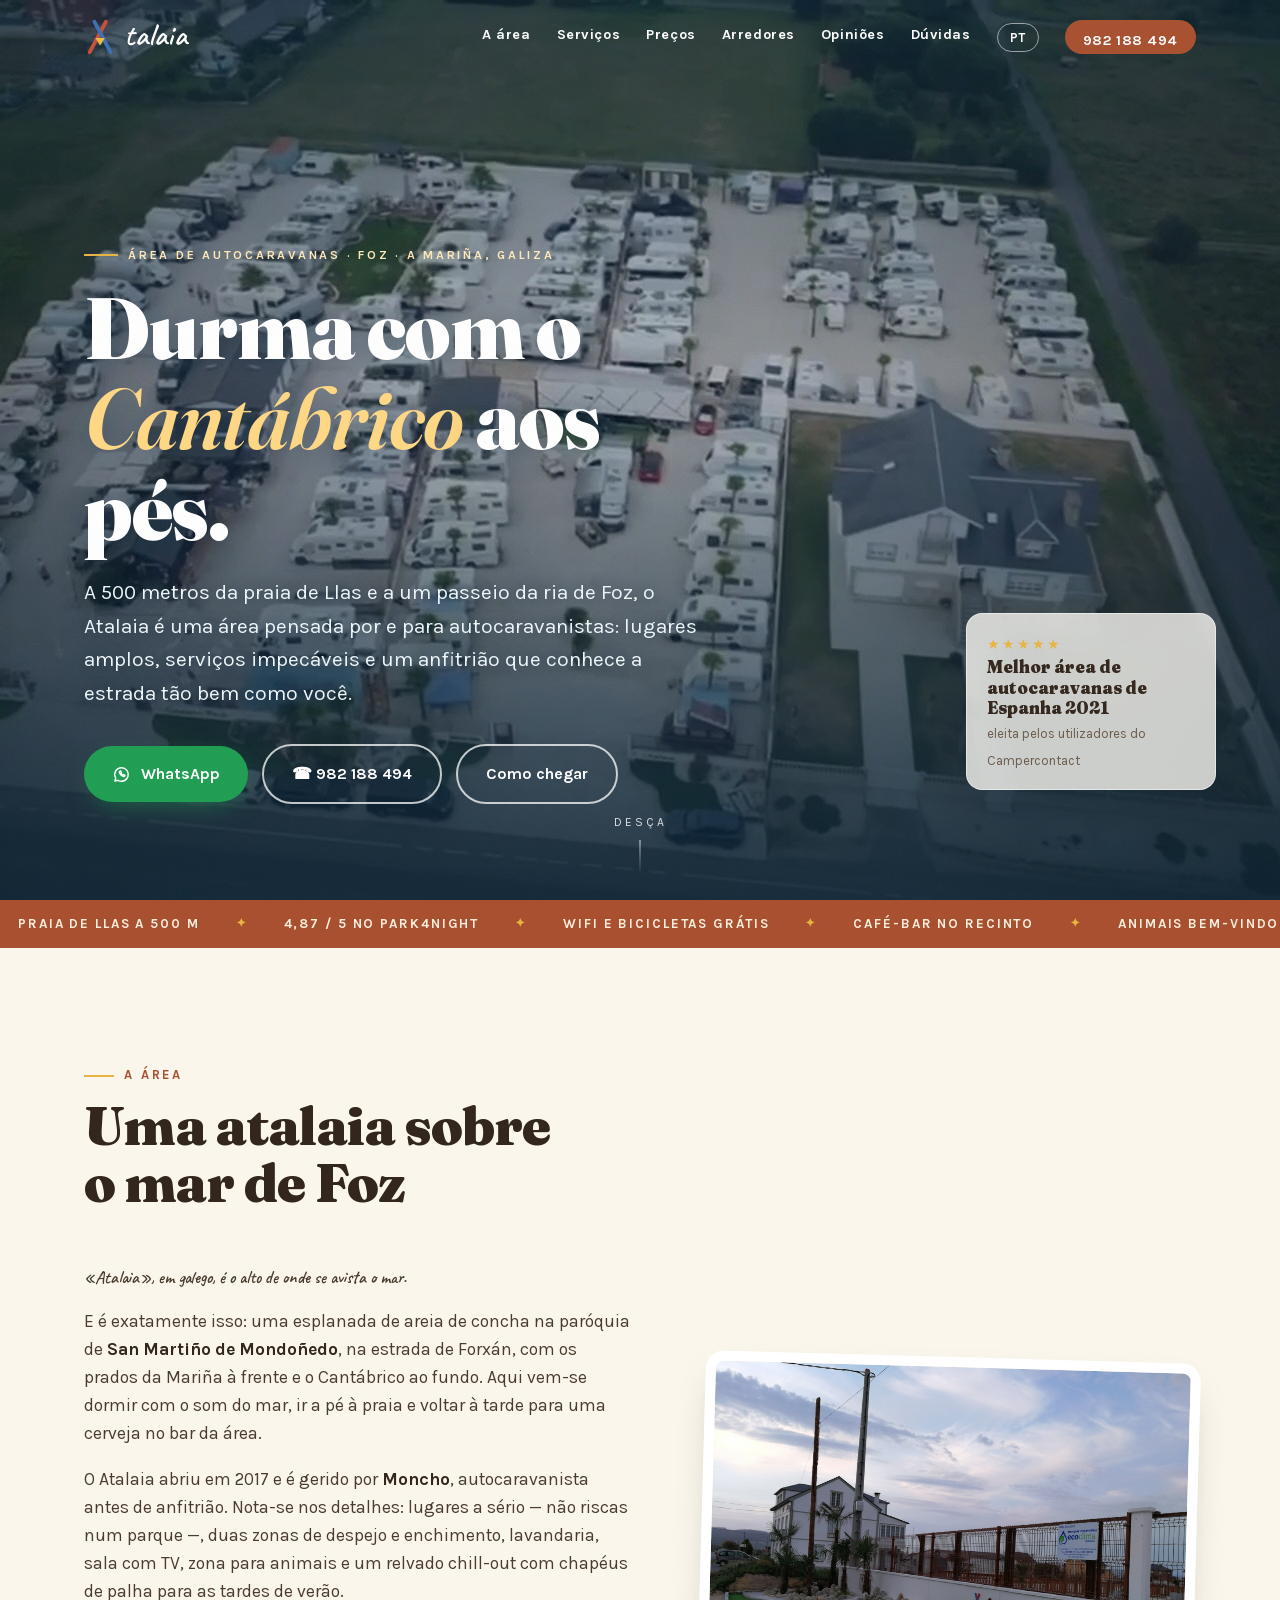
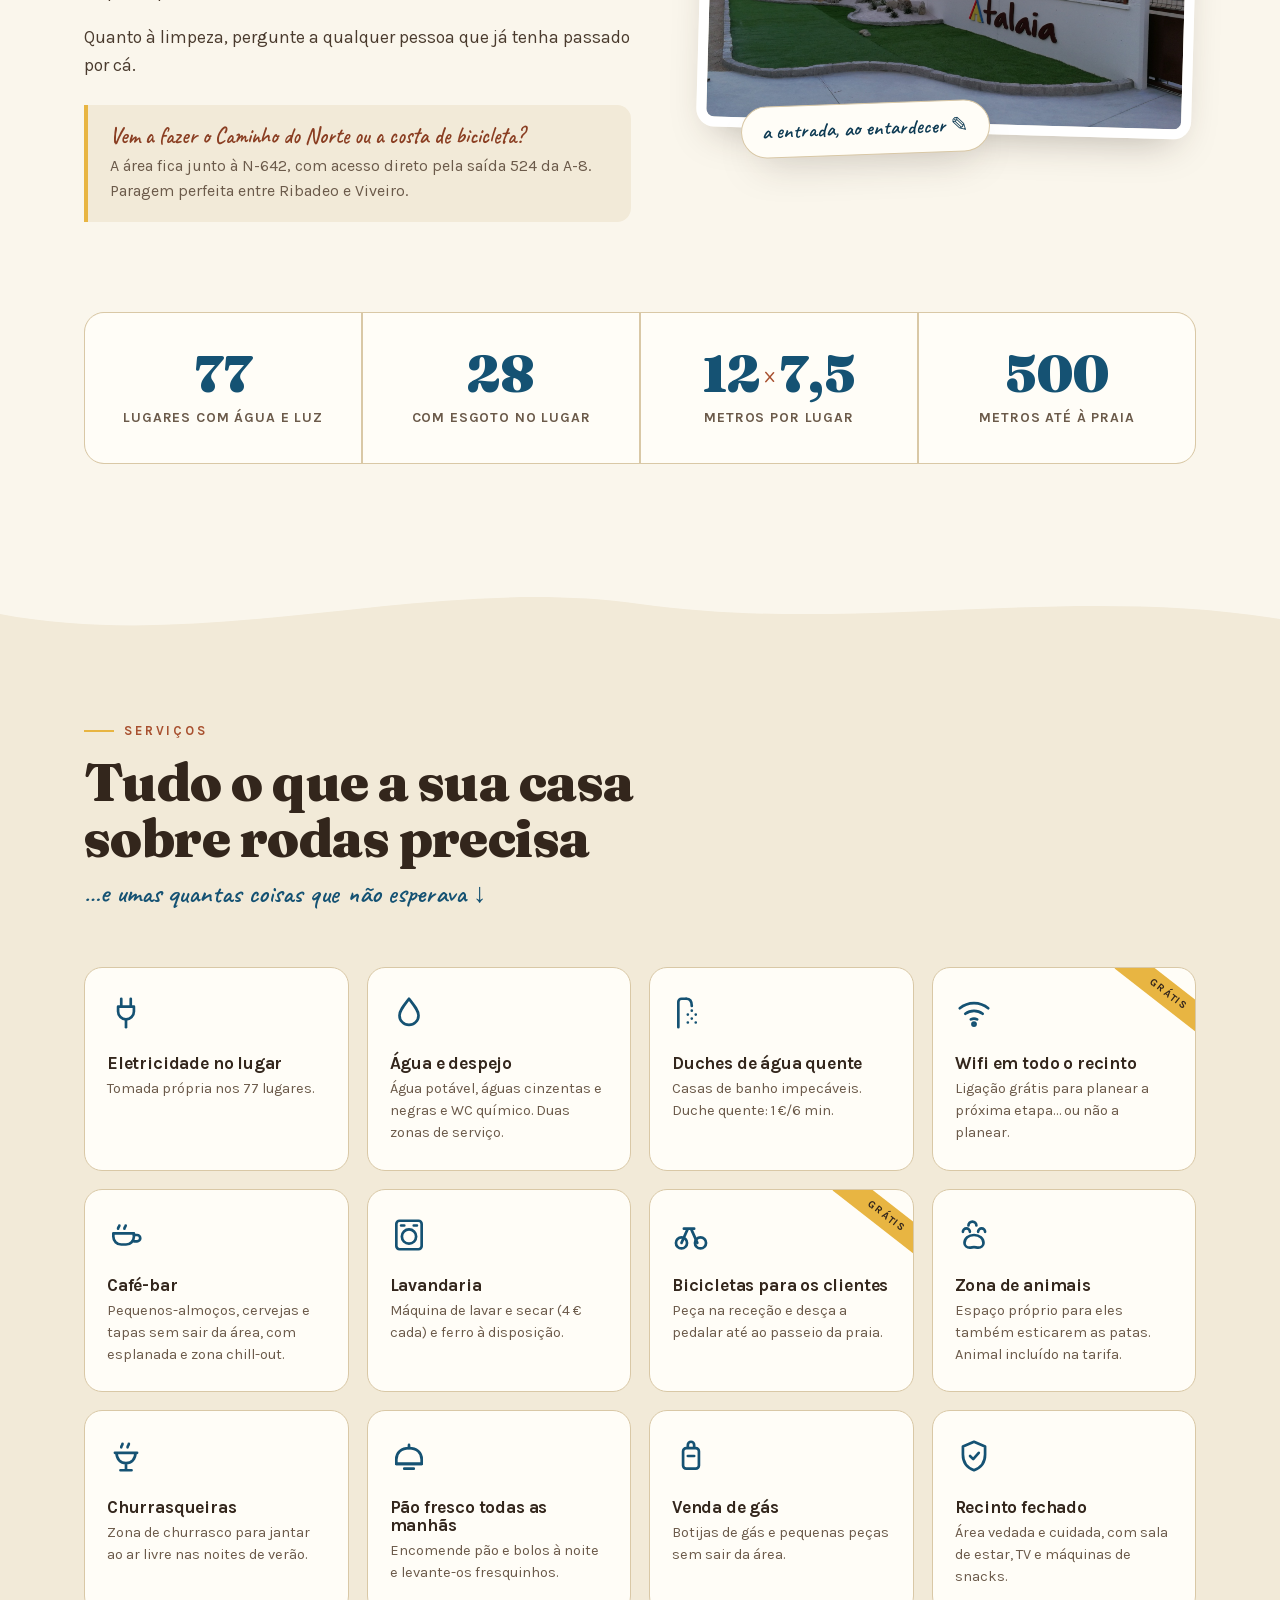
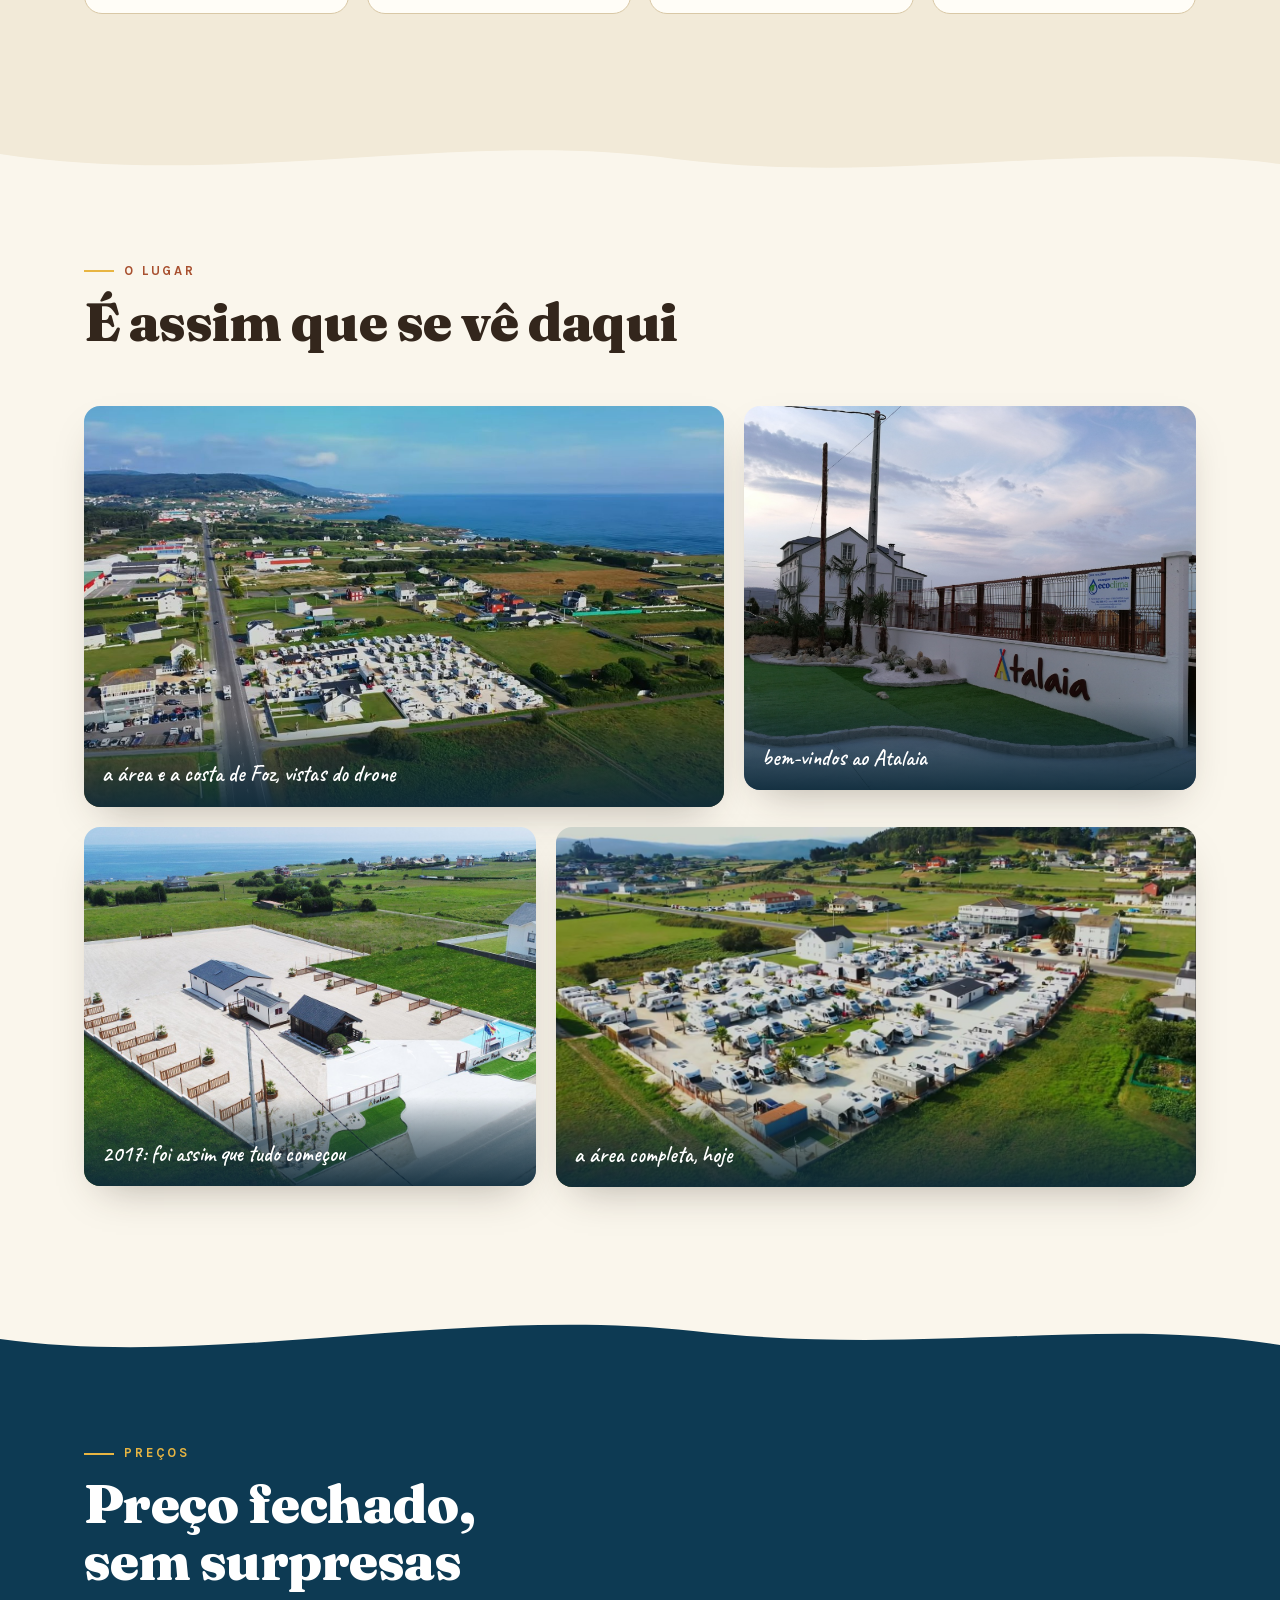
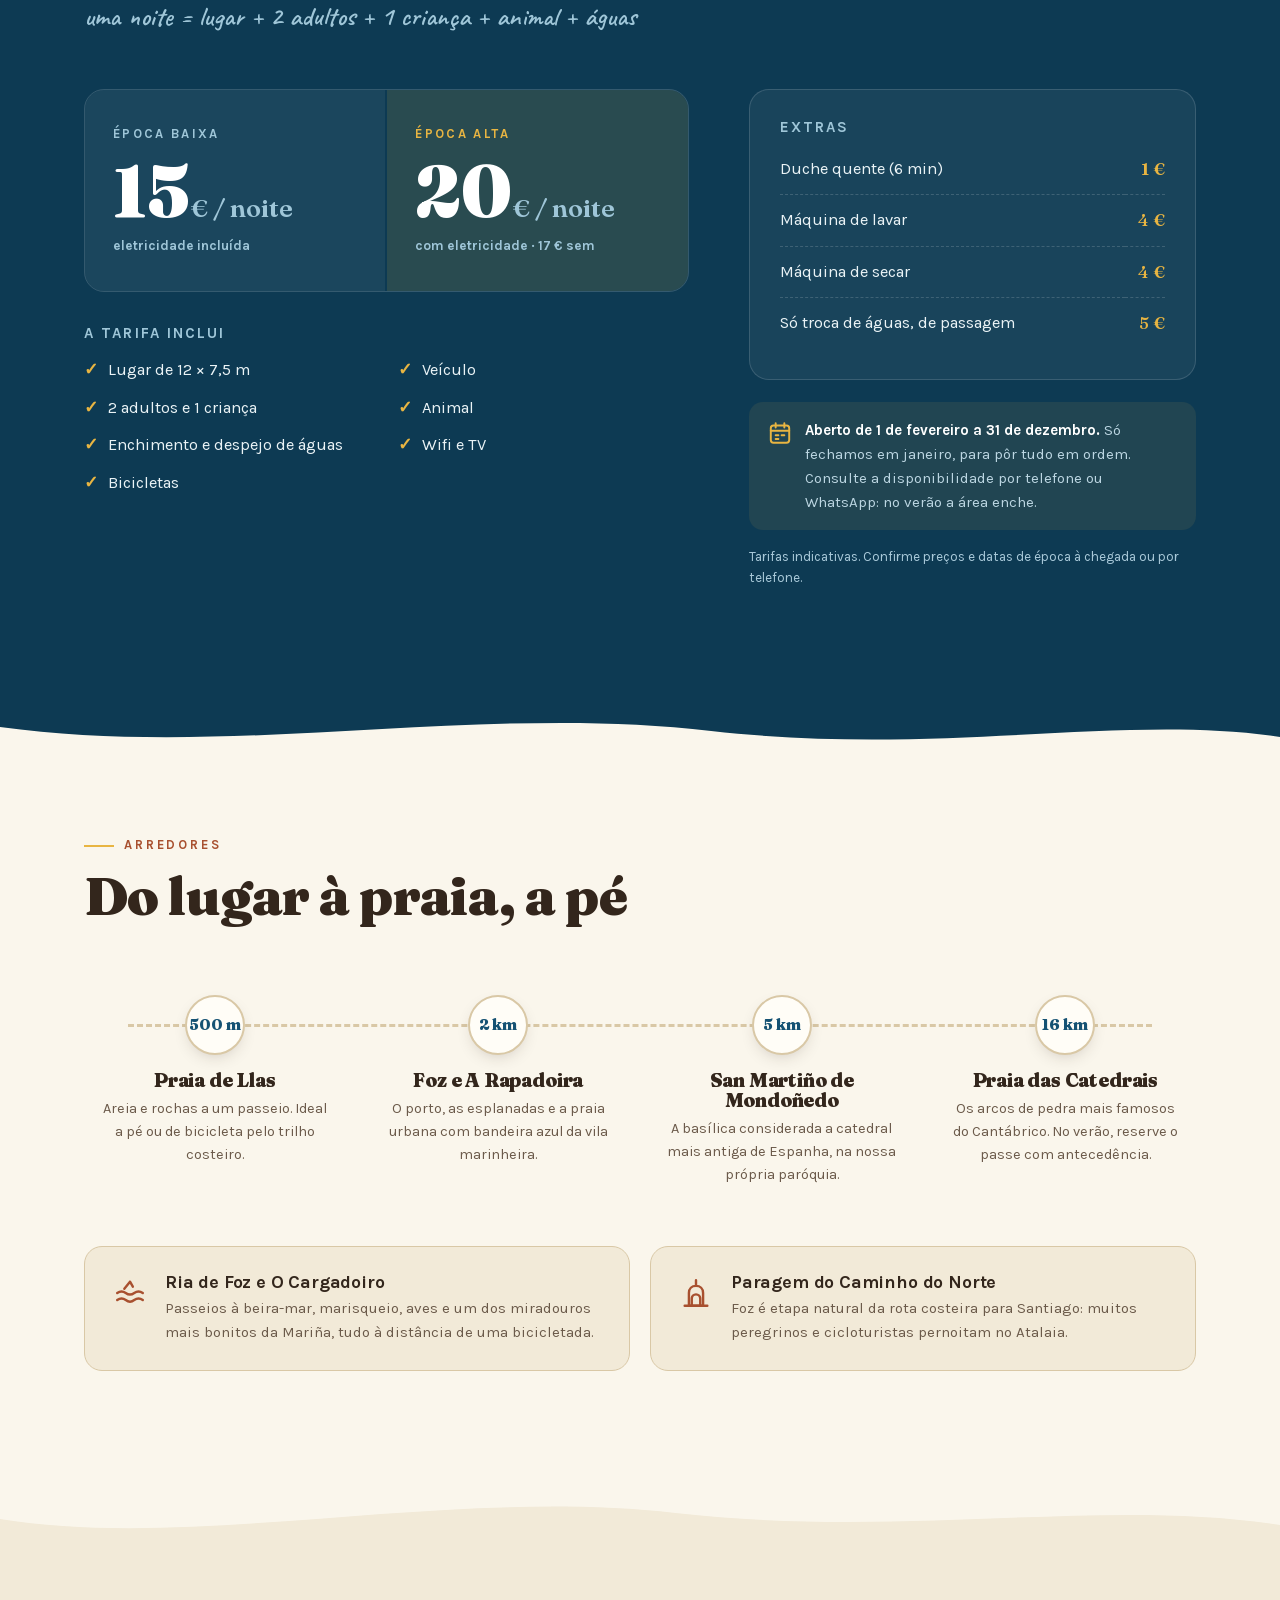
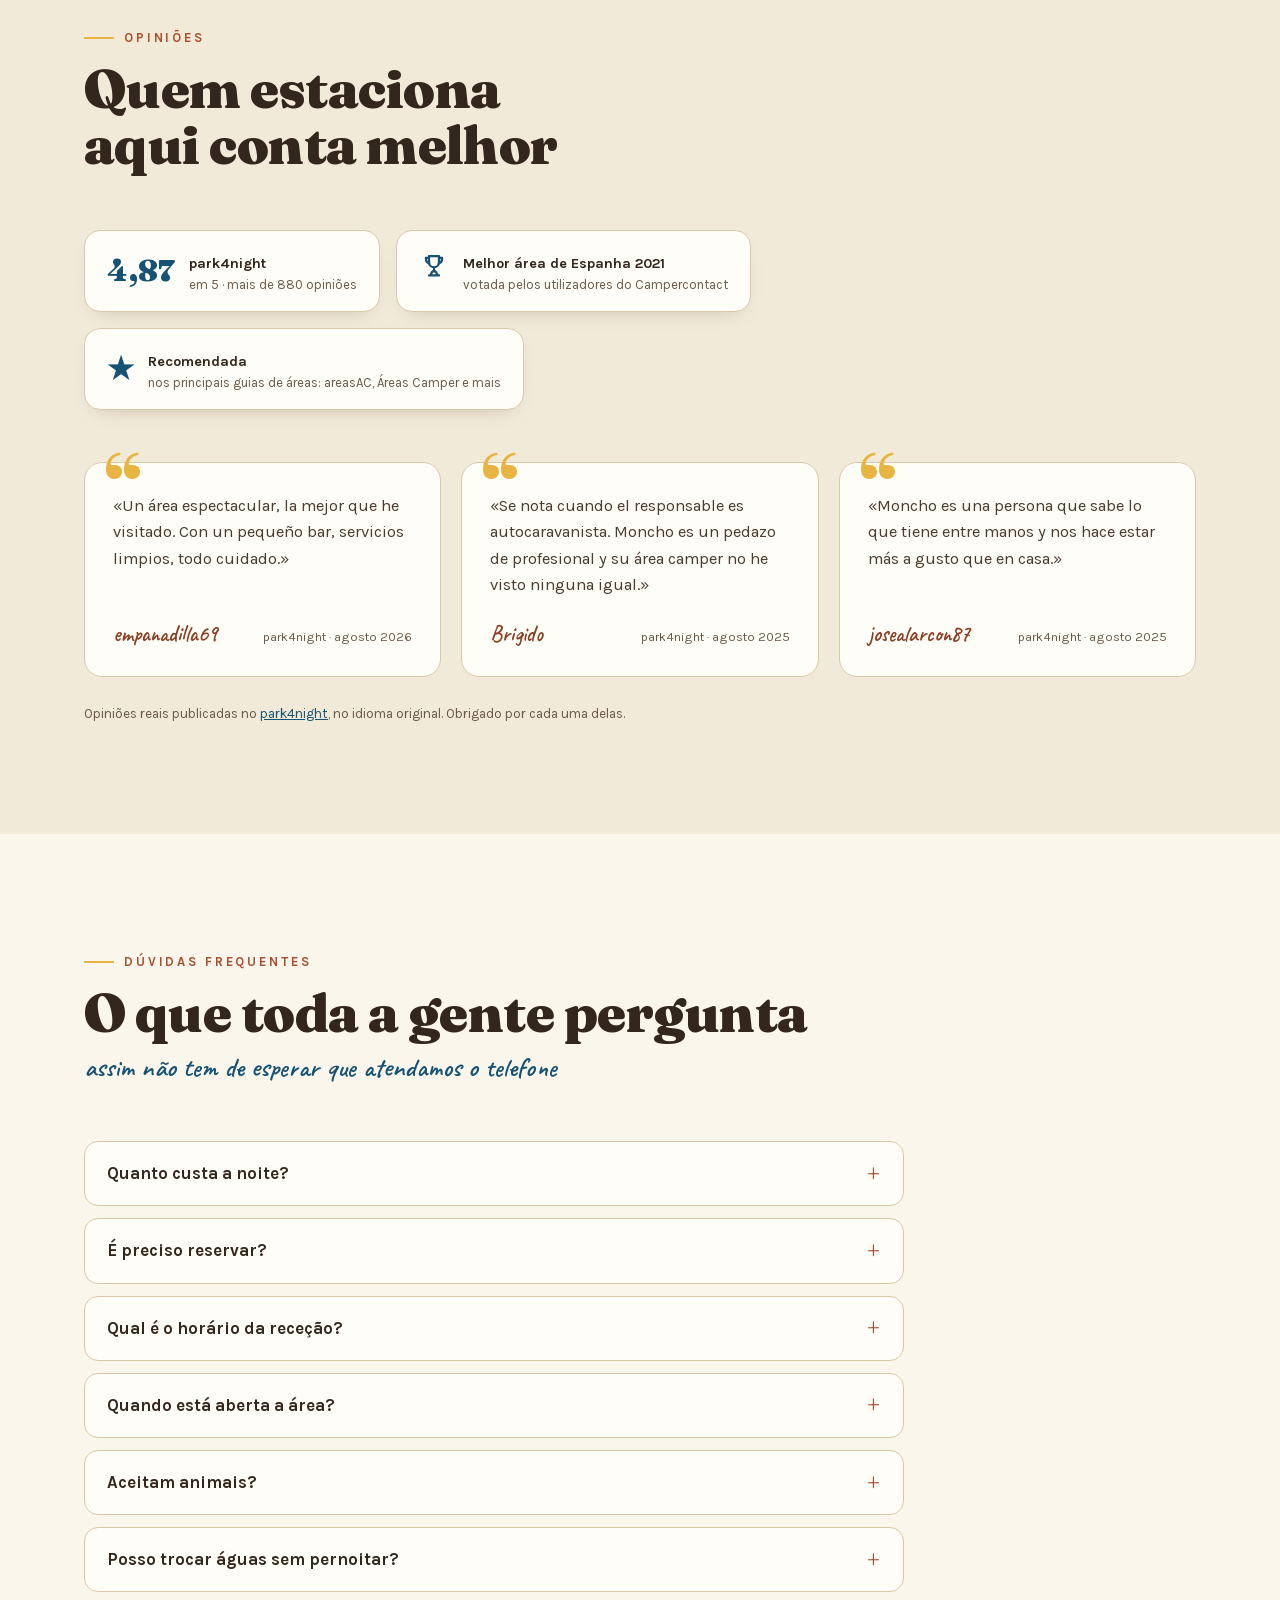
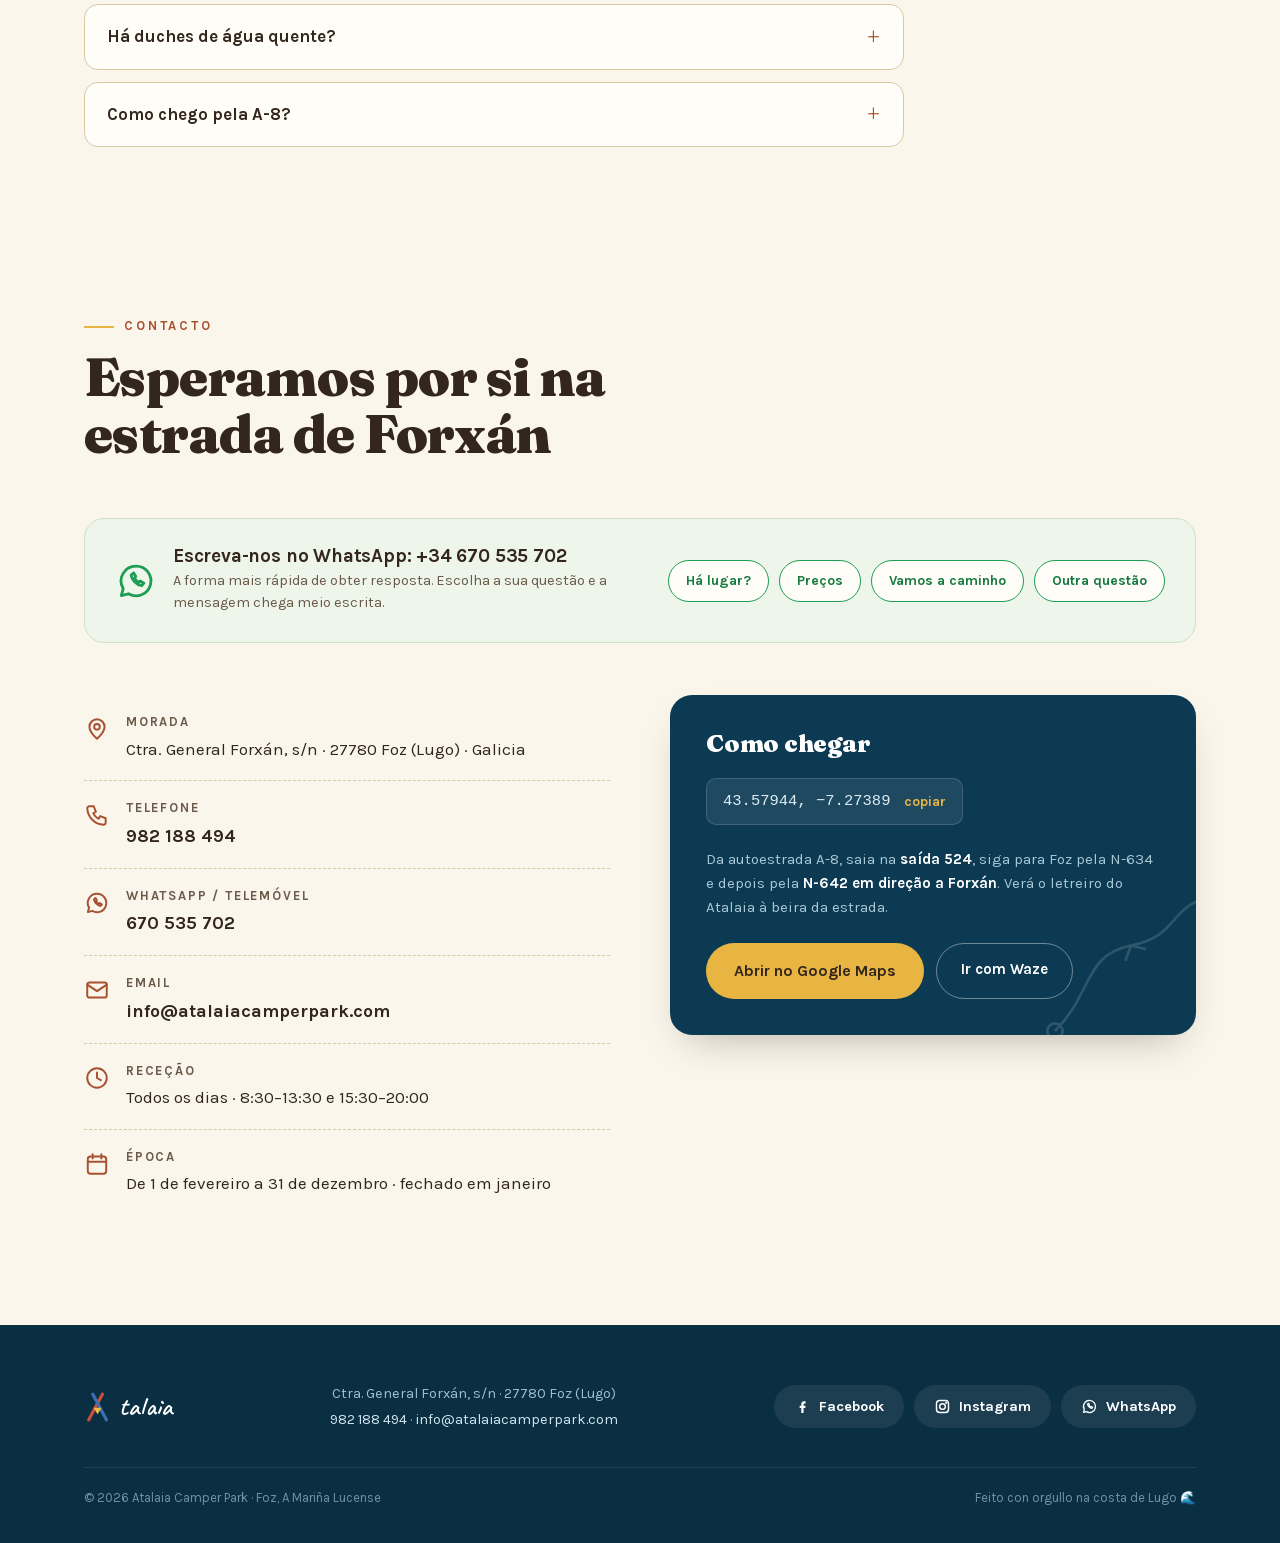
<file: pt/index.html>
<!doctype html>
<html lang="pt"><head>
<meta charset="utf-8">
<meta name="viewport" content="width=device-width, initial-scale=1, viewport-fit=cover">
<title>Atalaia Camper Park · Área de autocaravanas em Foz (Lugo), Galiza</title>
<meta name="description" content="Área de autocaravanas a 500 m da praia de Llas, em Foz (A Mariña, Lugo, Galiza). 77 lugares com água e luz, wifi e bicicletas grátis, café-bar, lavandaria, animais bem-vindos. Desde 15 €/noite. Melhor área de Espanha 2021. Tel. +34 982 188 494 · WhatsApp +34 670 535 702.">
<link rel="canonical" href="https://atalaiacamperpark.com/pt/">
<link rel="alternate" hreflang="es" href="https://atalaiacamperpark.com/">
<link rel="alternate" hreflang="gl" href="https://atalaiacamperpark.com/gl/">
<link rel="alternate" hreflang="en" href="https://atalaiacamperpark.com/en/">
<link rel="alternate" hreflang="fr" href="https://atalaiacamperpark.com/fr/">
<link rel="alternate" hreflang="de" href="https://atalaiacamperpark.com/de/">
<link rel="alternate" hreflang="pt" href="https://atalaiacamperpark.com/pt/">
<link rel="alternate" hreflang="x-default" href="https://atalaiacamperpark.com/">
<meta name="robots" content="index, follow, max-image-preview:large">
<meta name="theme-color" content="#0d3a53">
<meta name="geo.region" content="ES-LU">
<meta name="geo.placename" content="Foz, Lugo">
<meta name="geo.position" content="43.57944;-7.27389">
<meta name="ICBM" content="43.57944, -7.27389">
<meta property="og:url" content="https://atalaiacamperpark.com/pt/">
<meta property="og:site_name" content="Atalaia Camper Park">
<meta property="og:locale" content="pt_PT">
<meta property="og:title" content="Atalaia Camper Park · Área de autocaravanas em Foz (Lugo), Galiza">
<meta property="og:description" content="Área de autocaravanas a 500 m da praia de Llas, em Foz (A Mariña, Lugo, Galiza). 77 lugares com água e luz, wifi e bicicletas grátis, café-bar, lavandaria, animais bem-vindos. Desde 15 €/noite. Melhor área de Espanha 2021. Tel. +34 982 188 494 · WhatsApp +34 670 535 702.">
<meta property="og:image" content="https://atalaiacamperpark.com/img/area-costa.jpg">
<meta property="og:image:width" content="1600">
<meta property="og:image:height" content="738">
<meta property="og:type" content="website">
<meta name="twitter:card" content="summary_large_image">
<meta name="twitter:title" content="Atalaia Camper Park · Área de autocaravanas em Foz (Lugo), Galiza">
<meta name="twitter:description" content="Área de autocaravanas a 500 m da praia de Llas, em Foz (A Mariña, Lugo, Galiza). 77 lugares com água e luz, wifi e bicicletas grátis, café-bar, lavandaria, animais bem-vindos. Desde 15 €/noite. Melhor área de Espanha 2021. Tel. +34 982 188 494 · WhatsApp +34 670 535 702.">
<meta name="twitter:image" content="https://atalaiacamperpark.com/img/area-costa.jpg">
<link rel="preload" as="image" href="../img/hero-first.jpg" fetchpriority="high">
<link rel="icon" href="data:image/svg+xml,&lt;svg xmlns=&quot;http://www.w3.org/2000/svg&quot; viewBox=&quot;0 0 32 32&quot;&gt;&lt;path d=&quot;M6 28 L20 3&quot; stroke=&quot;%23c94f38&quot; stroke-width=&quot;3.4&quot; stroke-linecap=&quot;round&quot;/&gt;&lt;path d=&quot;M26 28 L12 3&quot; stroke=&quot;%233d6fb4&quot; stroke-width=&quot;3.4&quot; stroke-linecap=&quot;round&quot;/&gt;&lt;path d=&quot;M11.5 17 L20.5 17 L16 24 Z&quot; fill=&quot;%23eebd3f&quot;/&gt;&lt;/svg&gt;">
<link rel="stylesheet" href="../fonts.css">
<script type="application/ld+json">
{
 "@context": "https://schema.org",
 "@graph": [
  {
   "@type": "Campground",
   "@id": "https://atalaiacamperpark.com/#campground",
   "name": "Atalaia Camper Park",
   "description": "Área de autocaravanas a 500 m da praia de Llas, em Foz (A Mariña, Lugo, Galiza). 77 lugares com água e luz, wifi e bicicletas grátis, café-bar, lavandaria, animais bem-vindos. Desde 15 €/noite. Melhor área de Espanha 2021. Tel. +34 982 188 494 · WhatsApp +34 670 535 702.",
   "telephone": "+34982188494",
   "email": "info@atalaiacamperpark.com",
   "url": "https://atalaiacamperpark.com/",
   "image": "https://atalaiacamperpark.com/img/area-costa.jpg",
   "priceRange": "15 € – 20 € / noche",
   "currenciesAccepted": "EUR",
   "foundingDate": "2017",
   "address": {
    "@type": "PostalAddress",
    "streetAddress": "Ctra. General Forxán, s/n",
    "addressLocality": "Foz",
    "addressRegion": "Lugo, Galicia",
    "postalCode": "27780",
    "addressCountry": "ES"
   },
   "geo": {
    "@type": "GeoCoordinates",
    "latitude": 43.57944,
    "longitude": -7.27389
   },
   "hasMap": "https://www.google.com/maps/search/?api=1&query=43.57944,-7.27389",
   "sameAs": [
    "https://www.facebook.com/Atalaiacamperpark/",
    "https://www.instagram.com/atalaia_camper_park"
   ],
   "contactPoint": [
    {
     "@type": "ContactPoint",
     "telephone": "+34982188494",
     "contactType": "reservations",
     "availableLanguage": [
      "es",
      "gl"
     ]
    },
    {
     "@type": "ContactPoint",
     "telephone": "+34670535702",
     "contactType": "customer service",
     "availableLanguage": [
      "es",
      "gl"
     ]
    }
   ],
   "openingHoursSpecification": [
    {
     "@type": "OpeningHoursSpecification",
     "dayOfWeek": [
      "Monday",
      "Tuesday",
      "Wednesday",
      "Thursday",
      "Friday",
      "Saturday",
      "Sunday"
     ],
     "opens": "08:30",
     "closes": "13:30"
    },
    {
     "@type": "OpeningHoursSpecification",
     "dayOfWeek": [
      "Monday",
      "Tuesday",
      "Wednesday",
      "Thursday",
      "Friday",
      "Saturday",
      "Sunday"
     ],
     "opens": "15:30",
     "closes": "20:00"
    }
   ],
   "petsAllowed": true,
   "amenityFeature": [
    {
     "@type": "LocationFeatureSpecification",
     "name": "Electricidad en parcela",
     "value": true
    },
    {
     "@type": "LocationFeatureSpecification",
     "name": "Agua potable y vaciado de aguas grises y negras",
     "value": true
    },
    {
     "@type": "LocationFeatureSpecification",
     "name": "Duchas de agua caliente",
     "value": true
    },
    {
     "@type": "LocationFeatureSpecification",
     "name": "WiFi gratis",
     "value": true
    },
    {
     "@type": "LocationFeatureSpecification",
     "name": "Cafetería-bar",
     "value": true
    },
    {
     "@type": "LocationFeatureSpecification",
     "name": "Lavandería",
     "value": true
    },
    {
     "@type": "LocationFeatureSpecification",
     "name": "Bicicletas gratis",
     "value": true
    },
    {
     "@type": "LocationFeatureSpecification",
     "name": "Zona de mascotas",
     "value": true
    },
    {
     "@type": "LocationFeatureSpecification",
     "name": "Barbacoas",
     "value": true
    },
    {
     "@type": "LocationFeatureSpecification",
     "name": "Venta de gas",
     "value": true
    }
   ]
  },
  {
   "@type": "FAQPage",
   "@id": "https://atalaiacamperpark.com/pt/#faq",
   "mainEntity": [
    {
     "@type": "Question",
     "name": "Quanto custa a noite?",
     "acceptedAnswer": {
      "@type": "Answer",
      "text": "15 € na época baixa, com eletricidade incluída. Na época alta, 17 € sem eletricidade ou 20 € com ela. Sempre com lugar de 12 × 7,5 m, veículo, 2 adultos, 1 criança, animal, enchimento e despejo de águas, wifi, TV e bicicletas."
     }
    },
    {
     "@type": "Question",
     "name": "É preciso reservar?",
     "acceptedAnswer": {
      "@type": "Answer",
      "text": "O mais rápido é consultar a disponibilidade por WhatsApp ou ligar para +34 982 188 494. No verão e nos feriados a área enche."
     }
    },
    {
     "@type": "Question",
     "name": "Qual é o horário da receção?",
     "acceptedAnswer": {
      "@type": "Answer",
      "text": "Todos os dias das 8:30 às 13:30 e das 15:30 às 20:00. Vai chegar fora desse horário? Avise-nos por WhatsApp e dizemos-lhe como fazer."
     }
    },
    {
     "@type": "Question",
     "name": "Quando está aberta a área?",
     "acceptedAnswer": {
      "@type": "Answer",
      "text": "De 1 de fevereiro a 31 de dezembro. Só fechamos em janeiro, para pôr tudo em ordem."
     }
    },
    {
     "@type": "Question",
     "name": "Aceitam animais?",
     "acceptedAnswer": {
      "@type": "Answer",
      "text": "Sim, e sem custo: o animal está incluído na tarifa. Há ainda uma zona própria para eles esticarem as patas."
     }
    },
    {
     "@type": "Question",
     "name": "Posso trocar águas sem pernoitar?",
     "acceptedAnswer": {
      "@type": "Answer",
      "text": "Sim. O serviço de passagem (enchimento e despejo) custa 5 €."
     }
    },
    {
     "@type": "Question",
     "name": "Há duches de água quente?",
     "acceptedAnswer": {
      "@type": "Answer",
      "text": "Sim. As casas de banho estão incluídas na tarifa e o duche quente custa 1 € por 6 minutos."
     }
    },
    {
     "@type": "Question",
     "name": "Como chego pela A-8?",
     "acceptedAnswer": {
      "@type": "Answer",
      "text": "Saída 524 da A-8, direção Foz pela N-634 e depois pela N-642 em direção a Forxán. A área fica à beira da estrada. GPS: 43.57944, −7.27389."
     }
    }
   ],
   "inLanguage": "pt"
  }
 ]
}
</script>
<style>
/* ============================================================
   ATALAIA CAMPER PARK — Foz · A Mariña Lucense
   Paleta tomada del propio recinto: arena de conchilla,
   valla de óxido, mar Cantábrico y el tipi rojo-azul-amarillo
   del rótulo de la entrada.
   ============================================================ */
:root{
  --sand-50:#faf6ec;
  --sand-100:#f2ead8;
  --sand-200:#e6d8bc;
  --sand-line:#d9c8a6;
  --ink:#33261c;
  --ink-soft:#6b5a4a;
  --rust:#a8502f;
  --rust-deep:#8a3e22;
  --sea:#155273;
  --sea-deep:#0d3a53;
  --sea-ink:#0a2e42;
  --sun:#e8b542;
  --grass:#5d7f47;
  --paper:#fffdf7;
  --shadow:0 18px 40px -18px rgba(51,38,28,.35);
  --f-display:"Fraunces", Georgia, serif;
  --f-body:"Karla", "Helvetica Neue", sans-serif;
  --f-hand:"Caveat", cursive;
}
*{margin:0;padding:0;box-sizing:border-box}
html{scroll-behavior:smooth}
body{
  font-family:var(--f-body);
  color:var(--ink);
  background:var(--sand-50);
  line-height:1.6;
  font-size:17px;
  overflow-x:hidden;
}
::selection{background:var(--sun);color:var(--ink)}
img{max-width:100%;height:auto;display:block}
a{color:var(--rust)}
h1,h2,h3{font-family:var(--f-display);line-height:1.05;font-weight:900;letter-spacing:-.01em}

/* grano sutil sobre toda la página */
body::after{
  content:"";position:fixed;inset:0;pointer-events:none;z-index:2000;opacity:.045;
  background-image:url('data:image/svg+xml,<svg xmlns="http://www.w3.org/2000/svg" width="180" height="180"><filter id="n"><feTurbulence type="fractalNoise" baseFrequency=".9" numOctaves="2"/></filter><rect width="180" height="180" filter="url(%23n)" opacity="1"/></svg>');
}

.wrap{max-width:1160px;margin:0 auto;padding:0 24px}

/* ---------- animaciones de aparición ---------- */
.reveal{opacity:0;transform:translateY(26px)}
.reveal.in{opacity:1;transform:none;transition:opacity .8s cubic-bezier(.2,.65,.3,1),transform .8s cubic-bezier(.2,.65,.3,1);transition-delay:var(--d,0s)}
@media (prefers-reduced-motion: reduce){
  .reveal{opacity:1;transform:none}
  *{animation-duration:.01s !important;animation-iteration-count:1 !important}
}

/* ---------- navegación ---------- */
.nav{
  position:fixed;top:0;left:0;right:0;z-index:100;
  padding:18px 0;transition:background .35s,box-shadow .35s,padding .35s;
}
.nav.solid{background:#faf6ec;box-shadow:0 1px 0 var(--sand-line);padding:10px 0}
.nav .wrap{display:flex;align-items:center;gap:28px}
.brand{display:flex;align-items:center;gap:8px;text-decoration:none;flex-shrink:0}
.brand svg{height:38px;width:auto}
.brand .word{font-family:var(--f-hand);font-weight:600;font-size:30px;color:#fff;letter-spacing:.01em;transition:color .35s;line-height:1;transform:translateY(-2px)}
.nav.solid .brand .word{color:var(--rust-deep)}
.nav-links{display:flex;gap:26px;margin-left:auto;align-items:center}
.nav-links a{
  color:#fff;text-decoration:none;font-weight:700;font-size:14.5px;letter-spacing:.04em;
  border-bottom:2px solid transparent;padding-bottom:2px;transition:color .35s,border-color .2s;
}
.nav.solid .nav-links a{color:var(--ink)}
.nav-links a:hover{border-color:var(--sun)}
.nav-tel{
  background:var(--rust);color:#fff !important;padding:9px 18px;border-radius:999px;
  border:none !important;transition:background .2s,transform .2s;
}
.nav-tel:hover{background:var(--rust-deep);transform:translateY(-1px)}
.burger{display:none;margin-left:auto;background:none;border:0;cursor:pointer;padding:6px;position:relative;z-index:130}
.burger span{display:block;width:26px;height:3px;border-radius:2px;background:#fff;margin:5px 0;transition:transform .3s,opacity .3s,background .35s}
.nav.solid .burger span{background:var(--ink)}
@media (max-width:1050px){
  body.menu-open{overflow:hidden}
  body.menu-open .nav{background:transparent;box-shadow:none;backdrop-filter:none;-webkit-backdrop-filter:none}
  .nav-links{
    position:fixed;inset:0;flex-direction:column;justify-content:center;gap:30px;
    background:var(--sea-ink);transform:translateX(100%);transition:transform .4s cubic-bezier(.7,0,.3,1);
  }
  .nav-links a{color:#fff !important;font-size:22px}
  body.menu-open .nav-links{transform:none}
  body.menu-open .nav .burger span{background:#fff}
  body.menu-open .burger span:nth-child(1){transform:translateY(8px) rotate(45deg)}
  body.menu-open .burger span:nth-child(2){opacity:0}
  body.menu-open .burger span:nth-child(3){transform:translateY(-8px) rotate(-45deg)}
  .burger{display:block}
}

/* ---------- hero ---------- */
.hero{position:relative;min-height:100svh;display:flex;align-items:flex-end;isolation:isolate;overflow:hidden}
.hero-bg{position:absolute;inset:0;z-index:-2}
.hero-bg img{width:100%;height:100%;object-fit:cover}
@keyframes kenburns{from{transform:scale(1.14) translateY(-1.5%)}to{transform:scale(1)}}
.hero-vid{position:absolute;inset:0;width:100%;height:100%;object-fit:cover;opacity:0;transition:opacity 1.4s ease}
.hero-vid.on{opacity:1}
.hero::before{
  content:"";position:absolute;inset:0;z-index:-1;
  background:
    radial-gradient(130% 130% at 50% 38%, transparent 55%, rgba(9,34,50,.42) 100%),
    linear-gradient(180deg,rgba(10,46,66,.52) 0%,rgba(11,44,62,.34) 42%,rgba(9,34,50,.86) 100%);
}
.hero-grain{
  position:absolute;inset:0;z-index:-1;pointer-events:none;opacity:.11;mix-blend-mode:overlay;
  background-image:url('data:image/svg+xml,<svg xmlns="http://www.w3.org/2000/svg" width="160" height="160"><filter id="g"><feTurbulence type="fractalNoise" baseFrequency=".8" numOctaves="2"/></filter><rect width="160" height="160" filter="url(%23g)" opacity="1"/></svg>');
}
.hero-inner{width:100%;padding:120px 24px 96px}
.kicker{
  display:inline-flex;align-items:center;gap:10px;color:#ffe9b8;font-weight:700;
  letter-spacing:.22em;text-transform:uppercase;font-size:12.5px;margin-bottom:18px;
}
.kicker::before{content:"";width:34px;height:2px;background:var(--sun)}
.hero h1{
  color:#fff;font-size:clamp(42px,7.2vw,86px);max-width:11.5ch;
  text-shadow:0 3px 30px rgba(10,40,60,.45);
}
.hero h1 em{font-style:italic;font-weight:600;color:#ffd884}
.hero p.lead{
  color:#eef6f9;font-size:clamp(17px,2vw,21px);max-width:52ch;margin:22px 0 34px;
  text-shadow:0 1px 14px rgba(10,40,60,.5);
}
.hero-ctas{display:flex;gap:14px;flex-wrap:wrap;align-items:center}
.btn{
  display:inline-flex;align-items:center;gap:10px;text-decoration:none;font-weight:700;
  padding:15px 28px;border-radius:999px;font-size:16px;transition:transform .2s,background .2s,box-shadow .2s;
}
.btn-sun{background:var(--sun);color:var(--ink);box-shadow:0 10px 26px -10px rgba(232,181,66,.7)}
.btn-sun:hover{transform:translateY(-2px);background:#f2c356}
.btn-ghost{border:2px solid rgba(255,255,255,.75);color:#fff}
.btn-ghost:hover{background:rgba(255,255,255,.14);transform:translateY(-2px)}
.hero-award{
  position:absolute;right:5%;bottom:110px;z-index:5;
  background:rgba(255,253,247,.78);-webkit-backdrop-filter:blur(14px) saturate(1.3);backdrop-filter:blur(14px) saturate(1.3);
  border-radius:16px;padding:16px 20px;box-shadow:0 18px 40px -18px rgba(9,34,50,.5);
  transform:rotate(2.5deg);max-width:250px;border:1px solid rgba(255,255,255,.55);
}
.hero-award b{font-family:var(--f-display);font-weight:900;font-size:17px;display:block;line-height:1.2}
.hero-award small{color:var(--ink-soft);font-size:13px}
.hero-award .stars{color:var(--sun);letter-spacing:2px;font-size:14px}
@media (max-width:820px){.hero-award{display:none}}
.scroll-hint{
  position:absolute;left:50%;bottom:26px;transform:translateX(-50%);
  color:#fff;font-size:12px;letter-spacing:.25em;text-transform:uppercase;opacity:.85;
  display:flex;flex-direction:column;align-items:center;gap:8px;text-decoration:none;
}
.scroll-hint::after{content:"";width:1.5px;height:34px;background:linear-gradient(#fff,transparent);animation:drip 1.8s ease-in-out infinite}
@keyframes drip{0%{transform:scaleY(.2);transform-origin:top}55%{transform:scaleY(1);transform-origin:top}56%{transform-origin:bottom}100%{transform:scaleY(.15);transform-origin:bottom}}

/* ---------- cinta marquesina ---------- */
.ticker{background:var(--rust);color:#fbeedd;overflow:hidden;padding:13px 0;position:relative;z-index:6}
.ticker-track{display:flex;gap:0;width:max-content;animation:ticker 32s linear infinite}
.ticker:hover .ticker-track{animation-play-state:paused}
.ticker span{white-space:nowrap;font-weight:700;letter-spacing:.14em;text-transform:uppercase;font-size:13.5px;padding:0 18px;display:inline-flex;align-items:center;gap:36px}
.ticker span::after{content:"✦";color:var(--sun);font-size:12px}
@keyframes ticker{to{transform:translateX(-50%)}}

/* ---------- secciones ---------- */
section{position:relative}
.sec{padding:110px 0}
.sec-head{margin-bottom:56px;position:relative}
.overline{color:var(--rust);font-weight:800;letter-spacing:.22em;text-transform:uppercase;font-size:13px;display:inline-flex;align-items:center;gap:10px}
.overline::before{content:"";width:30px;height:2px;background:var(--sun)}
.sec-head h2{font-size:clamp(32px,4.6vw,54px);margin-top:12px;max-width:20ch;text-wrap:balance}
.hand{font-family:var(--f-hand);font-weight:600;color:var(--sea);font-size:clamp(20px,2.4vw,27px);line-height:1.25}

/* ---------- el área ---------- */
.area-grid{display:grid;grid-template-columns:1.05fr .95fr;gap:70px;align-items:center}
@media (max-width:900px){.area-grid{grid-template-columns:1fr;gap:48px}}
.area-copy p{margin-bottom:18px;color:#4a3b2e;font-size:17.5px}
.area-copy p b{color:var(--ink)}
.area-note{
  margin-top:26px;padding:18px 22px;background:var(--sand-100);border-left:4px solid var(--sun);
  border-radius:0 14px 14px 0;font-size:16px;color:var(--ink-soft);
}
.area-note .hand{font-size:22px;display:block;margin-bottom:2px;color:var(--rust-deep)}
.area-photo{position:relative}
.area-photo .ph-main{
  border-radius:18px;box-shadow:var(--shadow);transform:rotate(1.6deg);
  border:10px solid #fff;transition:transform .5s cubic-bezier(.2,.65,.3,1);
}
.area-photo:hover .ph-main{transform:rotate(.4deg) scale(1.015)}
.area-photo .ph-caption{
  position:absolute;bottom:-22px;left:8%;background:var(--paper);padding:8px 20px;border-radius:999px;
  font-family:var(--f-hand);font-size:21px;color:var(--sea-deep);box-shadow:var(--shadow);
  transform:rotate(-2deg);border:1px solid var(--sand-line);
}
.stats{display:grid;grid-template-columns:repeat(4,1fr);gap:2px;margin-top:90px;background:var(--sand-line);border-radius:20px;overflow:hidden;border:1px solid var(--sand-line)}
@media (max-width:760px){.stats{grid-template-columns:repeat(2,1fr)}}
.stat{background:var(--paper);padding:34px 20px;text-align:center;transition:background .3s}
.stat:hover{background:#fff}
.stat .num{font-family:var(--f-display);font-weight:900;font-size:clamp(36px,4.5vw,52px);color:var(--sea);line-height:1}
.stat .num .x{font-size:.5em;font-weight:600;color:var(--rust);vertical-align:.22em;margin:0 3px}
.stat .lbl{margin-top:8px;font-size:14px;font-weight:700;letter-spacing:.06em;text-transform:uppercase;color:var(--ink-soft)}

/* ---------- servicios ---------- */
.sec-servicios{background:var(--sand-100)}
.svc-grid{display:grid;grid-template-columns:repeat(4,1fr);gap:18px}
@media (max-width:980px){.svc-grid{grid-template-columns:repeat(3,1fr)}}
@media (max-width:680px){.svc-grid{grid-template-columns:repeat(2,1fr)}}
.svc{
  background:var(--paper);border:1px solid var(--sand-line);border-radius:18px;padding:26px 22px;
  transition:transform .3s cubic-bezier(.2,.65,.3,1),box-shadow .3s;position:relative;overflow:hidden;
}
.svc:hover{transform:translateY(-5px) rotate(-.4deg);box-shadow:var(--shadow)}
.svc svg{width:38px;height:38px;stroke:var(--sea);stroke-width:1.7;fill:none;stroke-linecap:round;stroke-linejoin:round;margin-bottom:14px}
.svc:hover svg{stroke:var(--rust)}
.svc h3{font-size:17.5px;font-weight:600;font-family:var(--f-body);font-weight:800;margin-bottom:6px}
.svc p{font-size:14.5px;color:var(--ink-soft);line-height:1.5}
.svc .free{
  position:absolute;top:14px;right:-32px;background:var(--sun);color:var(--ink);font-size:10.5px;
  font-weight:800;letter-spacing:.12em;padding:4px 36px;transform:rotate(38deg);text-transform:uppercase;
}

/* ---------- galería ---------- */
.gal-grid{display:grid;grid-template-columns:repeat(12,1fr);gap:20px}
.gal-item{position:relative;border-radius:16px;overflow:hidden;cursor:zoom-in;box-shadow:var(--shadow)}
.gal-item img{width:100%;height:100%;object-fit:cover;transition:transform .8s cubic-bezier(.2,.65,.3,1)}
.gal-item:hover img{transform:scale(1.06)}
.gal-item figcaption{
  position:absolute;left:0;right:0;bottom:0;padding:40px 18px 14px;color:#fff;
  font-family:var(--f-hand);font-size:22px;
  background:linear-gradient(180deg,transparent,rgba(13,42,58,.45) 40%,rgba(13,42,58,.92));
}
.g1{grid-column:span 7;aspect-ratio:16/10}
.g2{grid-column:span 5;aspect-ratio:4/3.4}
.g3{grid-column:span 5;aspect-ratio:1.255}
.g4{grid-column:span 7;aspect-ratio:16/9}
@media (max-width:720px){.g1,.g2,.g3,.g4{grid-column:span 12;aspect-ratio:16/10}}
dialog.lightbox{border:0;background:rgba(20,14,9,.92);max-width:100vw;max-height:100vh;width:100vw;height:100vh;display:grid;place-items:center;padding:4vmin}
dialog.lightbox:not([open]){display:none}
dialog.lightbox img{max-width:92vw;max-height:86vh;border-radius:10px;box-shadow:0 30px 80px rgba(0,0,0,.5)}
dialog.lightbox::backdrop{background:transparent}
.lb-close{position:fixed;top:20px;right:24px;background:none;border:0;color:#fff;font-size:38px;cursor:pointer;line-height:1}

/* ---------- tarifas ---------- */
.sec-tarifas{background:var(--sea-deep);color:#eaf3f6}
.sec-tarifas .overline{color:var(--sun)}
.sec-tarifas .sec-head h2{color:#fff}
.sec-tarifas .hand{color:#9fc6d8}
.tarifa-grid{display:grid;grid-template-columns:1.15fr .85fr;gap:60px;align-items:start}
@media (max-width:900px){.tarifa-grid{grid-template-columns:1fr;gap:44px}}
.precios{display:flex;gap:2px;border-radius:20px;overflow:hidden;border:1px solid rgba(255,255,255,.16)}
.precio{flex:1;padding:34px 28px;background:rgba(255,255,255,.06)}
.precio.alta{background:rgba(232,181,66,.13)}
.precio .temp{font-size:13px;font-weight:800;letter-spacing:.18em;text-transform:uppercase;color:#9fc6d8}
.precio.alta .temp{color:var(--sun)}
.precio .eur{font-family:var(--f-display);font-weight:900;font-size:clamp(52px,6vw,72px);line-height:1;color:#fff;margin:10px 0 2px;white-space:nowrap}
.precio .eur small{font-size:.35em;font-weight:600;color:#9fc6d8}
.precio .elec{margin-top:8px;font-size:13.5px;font-weight:700;color:#9fc6d8}
.incluye{margin-top:34px}
.incluye h3{font-family:var(--f-body);font-weight:800;font-size:15px;letter-spacing:.14em;text-transform:uppercase;color:#9fc6d8;margin-bottom:16px}
.incluye ul{list-style:none;display:grid;grid-template-columns:1fr 1fr;gap:11px 24px}
@media (max-width:560px){.incluye ul{grid-template-columns:1fr}}
.incluye li{display:flex;gap:10px;align-items:baseline;font-size:16.5px}
.incluye li::before{content:"✓";color:var(--sun);font-weight:800}
.extras{background:rgba(255,255,255,.05);border:1px solid rgba(255,255,255,.14);border-radius:20px;padding:30px}
.extras h3{font-family:var(--f-body);font-weight:800;font-size:15px;letter-spacing:.14em;text-transform:uppercase;color:#9fc6d8;margin-bottom:8px}
.extras table{width:100%;border-collapse:collapse;font-size:16.5px}
.extras td{padding:12px 0;border-bottom:1px dashed rgba(255,255,255,.16)}
.extras tr:last-child td{border:0}
.extras td:last-child{text-align:right;font-family:var(--f-display);font-weight:600;color:var(--sun);white-space:nowrap}
.temporada{
  margin-top:22px;display:flex;gap:12px;align-items:flex-start;font-size:15px;color:#bcd6e2;
  background:rgba(232,181,66,.09);border-radius:14px;padding:16px 18px;
}
.temporada b{color:#fff}
.nota-tarifa{margin-top:16px;font-size:13.5px;color:#a9c9d9}

/* ---------- entorno ---------- */
.ruta{position:relative;margin:70px 0 54px}
.ruta-line{position:absolute;top:29px;left:4%;right:4%;border-top:3px dashed var(--sand-line);z-index:0}
.ruta-stops{display:grid;grid-template-columns:repeat(4,1fr);gap:22px;position:relative;z-index:1}
@media (max-width:860px){
  .ruta-line{display:none}
  .ruta-stops{grid-template-columns:1fr 1fr}
}
@media (max-width:540px){.ruta-stops{grid-template-columns:1fr}}
.stop{text-align:center}
.stop .pin{
  width:60px;height:60px;margin:0 auto 16px;border-radius:50%;background:var(--paper);
  border:2px solid var(--sand-line);display:grid;place-items:center;
  font-family:var(--f-display);font-weight:900;color:var(--sea);font-size:15px;
  box-shadow:0 6px 18px -8px rgba(51,38,28,.3);transition:transform .3s,border-color .3s;
}
.stop:hover .pin{transform:translateY(-4px) scale(1.06);border-color:var(--sun)}
.stop h3{font-size:19px;margin-bottom:6px}
.stop p{font-size:14.5px;color:var(--ink-soft);max-width:26ch;margin:0 auto}
.entorno-extra{
  display:grid;grid-template-columns:1fr 1fr;gap:20px;margin-top:60px;
}
@media (max-width:760px){.entorno-extra{grid-template-columns:1fr}}
.ent-card{
  background:var(--sand-100);border-radius:18px;padding:26px 28px;border:1px solid var(--sand-line);
  display:flex;gap:18px;align-items:flex-start;
}
.ent-card svg{width:34px;height:34px;flex-shrink:0;stroke:var(--rust);stroke-width:1.7;fill:none;stroke-linecap:round;stroke-linejoin:round;margin-top:3px}
.ent-card h3{font-size:18px;font-family:var(--f-body);font-weight:800;margin-bottom:4px}
.ent-card p{font-size:15px;color:var(--ink-soft)}

/* ---------- opiniones ---------- */
.sec-opiniones{background:var(--sand-100)}
.badges{display:flex;gap:16px;flex-wrap:wrap;margin-bottom:52px}
.badge{
  background:var(--paper);border:1px solid var(--sand-line);border-radius:16px;padding:16px 22px;
  display:flex;align-items:center;gap:14px;box-shadow:0 8px 22px -14px rgba(51,38,28,.35);
}
.badge .score{font-family:var(--f-display);font-weight:900;font-size:30px;color:var(--sea)}
.badge div small{display:block;color:var(--ink-soft);font-size:13px;line-height:1.35}
.badge div b{font-size:14.5px}
.quotes{display:grid;grid-template-columns:repeat(3,1fr);gap:20px}
@media (max-width:900px){.quotes{grid-template-columns:1fr}}
.quote{
  background:var(--paper);border-radius:18px;padding:30px 28px 24px;position:relative;
  border:1px solid var(--sand-line);display:flex;flex-direction:column;
  transition:transform .3s;
}
.quote:hover{transform:translateY(-4px)}
.quote::before{
  content:"“";position:absolute;top:-14px;left:20px;font-family:var(--f-display);font-weight:900;
  font-size:74px;line-height:1;color:var(--sun);
}
.quote p{font-size:16.5px;color:#4a3b2e;flex:1}
.quote footer{margin-top:18px;display:flex;justify-content:space-between;align-items:baseline;gap:8px}
.quote footer b{font-family:var(--f-hand);font-size:22px;font-weight:600;color:var(--rust-deep)}
.quote footer small{color:var(--ink-soft);font-size:12.5px;text-align:right}
.op-fuente{margin-top:26px;font-size:13.5px;color:var(--ink-soft)}
.op-fuente a{color:var(--sea)}

/* ---------- contacto ---------- */
.contact-grid{display:grid;grid-template-columns:1fr 1fr;gap:60px;align-items:start}
@media (max-width:860px){.contact-grid{grid-template-columns:1fr;gap:40px}}
.c-item{display:flex;gap:16px;align-items:flex-start;padding:17px 0;border-bottom:1px dashed var(--sand-line)}
.c-item:last-child{border:0}
.c-item svg{width:26px;height:26px;stroke:var(--rust);stroke-width:1.8;fill:none;stroke-linecap:round;stroke-linejoin:round;flex-shrink:0;margin-top:4px}
.c-item b{display:block;font-size:13px;letter-spacing:.14em;text-transform:uppercase;color:var(--ink-soft);margin-bottom:3px}
.c-item a{color:var(--ink);text-decoration:none;font-size:18px;font-weight:700}
.c-item a:hover{color:var(--rust)}
.c-item span{font-size:17px}
.mapa{
  background:var(--sea-deep);border-radius:22px;padding:36px;color:#dcecf3;position:relative;overflow:hidden;
  box-shadow:var(--shadow);
}
.mapa h3{color:#fff;font-size:24px;margin-bottom:8px}
.mapa .coords{
  font-family:ui-monospace,Menlo,monospace;font-size:15.5px;background:rgba(255,255,255,.08);
  border:1px solid rgba(255,255,255,.15);padding:10px 16px;border-radius:10px;display:inline-flex;
  gap:14px;align-items:center;margin:14px 0 22px;
}
.coords button{background:none;border:0;color:var(--sun);cursor:pointer;font-weight:700;font-size:13.5px;font-family:var(--f-body)}
.mapa .indicaciones{font-size:15px;color:#a8c8d6;margin-bottom:24px}
.mapa .indicaciones b{color:#fff}
.mapa-ctas{display:flex;gap:12px;flex-wrap:wrap}
.mapa .btn-sun{box-shadow:none}
.btn-line{border:1.5px solid rgba(255,255,255,.4);color:#fff;text-decoration:none;padding:13px 24px;border-radius:999px;font-weight:700;font-size:15px;transition:background .2s}
.btn-line:hover{background:rgba(255,255,255,.1)}
.mapa svg.deco{position:absolute;right:-30px;bottom:-34px;width:190px;height:190px;opacity:.14;stroke:#fff;fill:none;stroke-width:1.4}

/* ---------- footer ---------- */
footer.site{background:var(--sea-ink);color:#9dbfd0;padding:56px 0 34px;font-size:14.5px}
.foot-grid{display:flex;justify-content:space-between;gap:30px;flex-wrap:wrap;align-items:center}
.foot-brand{display:flex;align-items:center;gap:8px}
.foot-brand svg{height:32px;width:auto}
.foot-brand .word{font-family:var(--f-hand);font-size:26px;color:#fff;font-weight:600}
.foot-mid{text-align:center;line-height:1.8}
.foot-mid a{color:#cfe4ee;text-decoration:none}
.foot-mid a:hover{color:var(--sun)}
.fb-link{display:inline-flex;align-items:center;gap:8px;background:rgba(255,255,255,.08);padding:10px 20px;border-radius:999px;color:#fff !important;text-decoration:none;font-weight:700;transition:background .2s}
.fb-link:hover{background:rgba(255,255,255,.16)}
.fb-link svg{width:17px;height:17px;fill:currentColor}
.foot-legal{margin-top:34px;padding-top:20px;border-top:1px solid rgba(255,255,255,.09);display:flex;justify-content:space-between;gap:14px;flex-wrap:wrap;font-size:13px;color:#6f93a5}

/* ---------- separadores de ola ---------- */
.wave{display:block;width:100%;height:70px;margin-bottom:-1px}

/* ---------- selector de idioma ---------- */
.lang-sel{
  background:transparent;border:1.5px solid rgba(255,255,255,.55);color:#fff;border-radius:999px;
  padding:6px 12px;font-weight:700;font-size:13px;font-family:var(--f-body);cursor:pointer;
  appearance:none;-webkit-appearance:none;transition:color .35s,border-color .35s;
}
.nav.solid .lang-sel{color:var(--ink);border-color:var(--sand-line)}
.lang-sel option{color:var(--ink);background:var(--paper)}
@media (max-width:900px){
  body.menu-open .nav .lang-sel{color:#fff;border-color:rgba(255,255,255,.55)}
}

/* ---------- WhatsApp ---------- */
.btn-wa{background:#1e9e52;color:#fff;box-shadow:0 10px 26px -10px rgba(30,158,82,.55)}
.btn-wa:hover{background:#178746;transform:translateY(-2px)}
.btn-wa svg{width:19px;height:19px;stroke:#fff;stroke-width:1.8;fill:none;stroke-linecap:round;stroke-linejoin:round}
.wa-band{
  background:#eef5ea;border:1px solid #cfe0c4;border-radius:20px;padding:28px 30px;margin-bottom:52px;
  display:flex;gap:28px;align-items:center;justify-content:space-between;flex-wrap:wrap;
}
.wa-head{display:flex;gap:16px;align-items:center;min-width:280px;flex:1}
.wa-head > svg{width:42px;height:42px;flex-shrink:0;stroke:#1e9e52;stroke-width:1.6;fill:none;stroke-linecap:round;stroke-linejoin:round}
.wa-head h3{font-family:var(--f-body);font-weight:800;font-size:19px;margin-bottom:3px}
.wa-head p{font-size:14.5px;color:var(--ink-soft);line-height:1.5}
.wa-intents{display:flex;gap:10px;flex-wrap:wrap}
.chip{
  border:1.5px solid #1e9e52;color:#177a40;background:var(--paper);padding:9px 17px;border-radius:999px;
  text-decoration:none;font-weight:700;font-size:14px;transition:background .2s,color .2s,transform .2s;
}
.chip:hover{background:#1e9e52;color:#fff;transform:translateY(-1px)}

/* ---------- dudas frecuentes ---------- */
.faq-list{max-width:820px}
.faq-list details{
  background:var(--paper);border:1px solid var(--sand-line);border-radius:14px;margin-bottom:12px;overflow:hidden;
}
.faq-list summary{
  cursor:pointer;list-style:none;display:flex;justify-content:space-between;align-items:center;gap:14px;
  padding:18px 22px;font-weight:800;font-size:17px;
}
.faq-list summary::-webkit-details-marker{display:none}
.faq-list summary::after{content:"+";font-family:var(--f-display);font-weight:600;font-size:26px;color:var(--rust);line-height:1;transition:transform .25s;flex-shrink:0}
.faq-list details[open] summary::after{transform:rotate(45deg)}
.faq-body{padding:0 22px 20px;color:var(--ink-soft);font-size:16px;line-height:1.65}
.faq-body a{color:var(--sea);font-weight:700}

/* ---------- barra fija móvil ---------- */
.sticky-cta{display:none}
@media (max-width:700px){
  .sticky-cta{
    position:fixed;left:0;right:0;bottom:0;z-index:90;display:flex;background:var(--paper);
    border-top:1px solid var(--sand-line);box-shadow:0 -8px 24px rgba(51,38,28,.14);
  }
  .sticky-cta a{
    flex:1;display:flex;flex-direction:column;align-items:center;gap:3px;
    padding:10px 4px calc(10px + env(safe-area-inset-bottom));
    text-decoration:none;font-size:12px;font-weight:800;color:var(--ink);letter-spacing:.02em;
  }
  .sticky-cta a + a{border-left:1px solid var(--sand-line)}
  .sticky-cta svg{width:21px;height:21px;stroke:var(--rust);fill:none;stroke-width:1.8;stroke-linecap:round;stroke-linejoin:round}
  .sticky-cta a.wa svg{stroke:#1e9e52}
  body{padding-bottom:64px}
  body.menu-open .sticky-cta{display:none}
}

/* ---------- ajustes móvil ---------- */
@media (max-width:700px){
  .sec{padding:72px 0}
  .precio{padding:24px 16px}
  .precio .eur{font-size:36px}
  .precio .elec{font-size:12px}
  .scroll-hint{display:none}
  .hero-ctas{flex-direction:column;align-items:stretch}
  .hero-ctas .btn{justify-content:center}
  footer.site{padding-bottom:100px}
  .sec-head{margin-bottom:40px}
  .kicker::before{display:none}
  .stats{margin-top:64px}
  .hero-inner{padding-bottom:80px}
}
</style>
</head>
<body>

<!-- ══════════ NAVEGACIÓN ══════════ -->
<nav class="nav" id="nav">
  <div class="wrap">
    <a class="brand" href="#" aria-label="Atalaia Camper Park — inicio">
      <svg viewBox="0 0 34 40" aria-hidden="true">
        <path d="M6 36 L23 4" stroke="#c94f38" stroke-width="4" stroke-linecap="round"></path>
        <path d="M28 36 L11 4" stroke="#3d6fb4" stroke-width="4" stroke-linecap="round"></path>
        <path d="M12 21 L22 21 L17 29 Z" fill="#eebd3f"></path>
      </svg>
      <span class="word">talaia</span>
    </a>
    <button class="burger" id="burger" aria-label="Abrir menú"><span></span><span></span><span></span></button>
    <div class="nav-links" id="navlinks">
      <a href="#area" data-i18n="nav.area">A área</a>
      <a href="#servicios" data-i18n="nav.serv">Serviços</a>
      <a href="#tarifas" data-i18n="nav.tar">Preços</a>
      <a href="#entorno" data-i18n="nav.ent">Arredores</a>
      <a href="#opiniones" data-i18n="nav.op">Opiniões</a>
      <a href="#faq" data-i18n="nav.faq">Dúvidas</a>
      <select id="langSel" class="lang-sel" aria-label="Idioma / Language">
        <option value="es">ES</option><option value="gl">GL</option><option value="en">EN</option><option value="fr">FR</option><option value="de">DE</option><option value="pt">PT</option>
      </select>
      <a class="nav-tel" href="tel:+34982188494">982 188 494</a>
    </div>
  </div>
</nav>

<!-- ══════════ HERO ══════════ -->
<header class="hero" id="top">
  <div class="hero-bg">
    <img src="../img/hero-first.jpg" width="1600" height="900" fetchpriority="high" decoding="async" alt="Vista aérea de Atalaia Camper Park con el área llena, en Foz (Lugo)">
    <video class="hero-vid" id="heroVid" autoplay="" muted="" loop="" playsinline="" preload="auto" poster="../img/hero-first.jpg" disablepictureinpicture="" disableremoteplayback="" x-webkit-airplay="deny" aria-hidden="true" src="../img/hero-video.mp4?v=4"></video>
  </div>
  <div class="hero-grain" aria-hidden="true"></div>
  <div class="hero-inner wrap">
    <span class="kicker reveal in" data-i18n="kicker">Área de autocaravanas · Foz · A Mariña, Galiza</span>
    <h1 class="reveal in" style="--d:.12s" data-i18n="h1">Durma com o <em>Cantábrico</em> aos pés.</h1>
    <p class="lead reveal in" style="--d:.24s" data-i18n="lead">A 500 metros da praia de Llas e a um passeio da ria de Foz, o Atalaia é uma área pensada por e para autocaravanistas: lugares amplos, serviços impecáveis e um anfitrião que conhece a estrada tão bem como você.</p>
    <div class="hero-ctas reveal in" style="--d:.36s">
      <a class="btn btn-wa" href="https://wa.me/34670535702?text=Ol%C3%A1%2C%20tenho%20uma%20quest%C3%A3o%20sobre%20a%20%C3%A1rea." target="_blank" rel="noopener" data-wa="hello">
        <svg viewBox="0 0 24 24" aria-hidden="true"><path d="M12 3.5a8.5 8.5 0 0 0-7.3 12.9L3.6 20.4l4.1-1.1A8.5 8.5 0 1 0 12 3.5Z"></path><path d="M9.2 8.6c.3 2.7 3.3 5.7 6.1 6.1l1.2-1.5-2.1-1.2-.9.7c-.9-.5-1.9-1.5-2.3-2.4l.7-.9-1.2-2Z"></path></svg>
        WhatsApp
      </a>
      <a class="btn btn-ghost" href="tel:+34982188494">☎ 982 188 494</a>
      <a class="btn btn-ghost" href="#contacto" data-i18n="cta.llegar">Como chegar</a>
    </div>
  </div>
  <aside class="hero-award reveal in" style="--d:.5s">
    <span class="stars">★★★★★</span>
    <b data-i18n="award.t">Melhor área de autocaravanas de Espanha 2021</b>
    <small data-i18n="award.s">eleita pelos utilizadores do Campercontact</small>
  </aside>
  <a class="scroll-hint" href="#area" data-i18n="scroll">Desça</a>
</header>

<!-- ══════════ CINTA ══════════ -->
<div class="ticker" aria-hidden="true">
  <div class="ticker-track" id="ticker"><span>Praia de Llas a 500 m</span><span>4,87 / 5 no park4night</span><span>Wifi e bicicletas grátis</span><span>Café-bar no recinto</span><span>Animais bem-vindos</span><span>Resposta rápida por WhatsApp</span><span>Aberto de fevereiro a dezembro</span><span>Praia das Catedrais a 16 km</span><span>Praia de Llas a 500 m</span><span>4,87 / 5 no park4night</span><span>Wifi e bicicletas grátis</span><span>Café-bar no recinto</span><span>Animais bem-vindos</span><span>Resposta rápida por WhatsApp</span><span>Aberto de fevereiro a dezembro</span><span>Praia das Catedrais a 16 km</span></div>
</div>

<!-- ══════════ EL ÁREA ══════════ -->
<section class="sec" id="area">
  <div class="wrap">
    <div class="sec-head reveal">
      <span class="overline" data-i18n="ov.area">A área</span>
      <h2 data-i18n="h2.area">Uma atalaia sobre o mar de Foz</h2>
    </div>
    <div class="area-grid">
      <div class="area-copy">
        <p class="hand reveal" data-i18n="area.hand">«Atalaia», em galego, é o alto de onde se avista o mar.</p>
        <p class="reveal" style="--d:.08s" data-i18n="area.p1">E é exatamente isso: uma esplanada de areia de concha na paróquia de <b>San Martiño de Mondoñedo</b>, na estrada de Forxán, com os prados da Mariña à frente e o Cantábrico ao fundo. Aqui vem-se dormir com o som do mar, ir a pé à praia e voltar à tarde para uma cerveja no bar da área.</p>
        <p class="reveal" style="--d:.16s" data-i18n="area.p2">O Atalaia abriu em 2017 e é gerido por <b>Moncho</b>, autocaravanista antes de anfitrião. Nota-se nos detalhes: lugares a sério — não riscas num parque —, duas zonas de despejo e enchimento, lavandaria, sala com TV, zona para animais e um relvado chill-out com chapéus de palha para as tardes de verão.</p>
        <p class="reveal" style="--d:.24s" data-i18n="area.p3">Quanto à limpeza, pergunte a qualquer pessoa que já tenha passado por cá.</p>
        <div class="area-note reveal" style="--d:.3s">
          <span class="hand" data-i18n="area.note.hand">Vem a fazer o Caminho do Norte ou a costa de bicicleta?</span>
          <span data-i18n="area.note.txt">A área fica junto à N-642, com acesso direto pela saída 524 da A-8. Paragem perfeita entre Ribadeo e Viveiro.</span>
        </div>
      </div>
      <div class="area-photo reveal" style="--d:.15s">
        <img class="ph-main" src="../img/entrada.jpg" width="1800" height="1350" loading="lazy" decoding="async" alt="Entrada de Atalaia Camper Park al atardecer, con el rótulo y el jardín de palmeras">
        <span class="ph-caption" data-i18n="area.cap">a entrada, ao entardecer ✎</span>
      </div>
    </div>

    <div class="stats">
      <div class="stat reveal"><div class="num" data-count="77">0</div><div class="lbl" data-i18n="stat.l1">lugares com água e luz</div></div>
      <div class="stat reveal" style="--d:.1s"><div class="num" data-count="28">0</div><div class="lbl" data-i18n="stat.l2">com esgoto no lugar</div></div>
      <div class="stat reveal" style="--d:.2s"><div class="num">12<span class="x">×</span>7,5</div><div class="lbl" data-i18n="stat.l3">metros por lugar</div></div>
      <div class="stat reveal" style="--d:.3s"><div class="num" data-count="500">0</div><div class="lbl" data-i18n="stat.l4">metros até à praia</div></div>
    </div>
  </div>
</section>

<!-- ══════════ SERVICIOS ══════════ -->
<svg class="wave" viewBox="0 0 1440 70" preserveAspectRatio="none" aria-hidden="true"><path d="M0,40 C240,80 480,0 720,30 C960,60 1200,10 1440,45 L1440,70 L0,70 Z" fill="#f2ead8"></path></svg>
<section class="sec sec-servicios" id="servicios" style="padding-top:70px">
  <div class="wrap">
    <div class="sec-head reveal">
      <span class="overline" data-i18n="ov.serv">Serviços</span>
      <h2 data-i18n="h2.serv">Tudo o que a sua casa sobre rodas precisa</h2>
      <p class="hand" style="margin-top:10px" data-i18n="hand.serv">…e umas quantas coisas que não esperava ↓</p>
    </div>
    <div class="svc-grid">
      <div class="svc reveal">
        <svg viewBox="0 0 24 24"><path d="M9 3v5M15 3v5M7 8h10v3a5 5 0 0 1-10 0Z"></path><path d="M12 16v5"></path></svg>
        <h3 data-i18n="svc1.t">Eletricidade no lugar</h3><p data-i18n="svc1.d">Tomada própria nos 77 lugares.</p>
      </div>
      <div class="svc reveal" style="--d:.06s">
        <svg viewBox="0 0 24 24"><path d="M12 3c3.5 4.5 6 7.5 6 10.5a6 6 0 1 1-12 0C6 10.5 8.5 7.5 12 3Z"></path></svg>
        <h3 data-i18n="svc2.t">Água e despejo</h3><p data-i18n="svc2.d">Água potável, águas cinzentas e negras e WC químico. Duas zonas de serviço.</p>
      </div>
      <div class="svc reveal" style="--d:.12s">
        <svg viewBox="0 0 24 24"><path d="M4 21V5a2 2 0 0 1 2-2h3"></path><path d="M9 3c2.5 0 3.5 2 3.5 4.5"></path><path d="M12.5 10.5v.01M15 13v.01M10 13v.01M12.5 15.5v.01M15 18v.01M10 18v.01"></path></svg>
        <h3 data-i18n="svc3.t">Duches de água quente</h3><p data-i18n="svc3.d">Casas de banho impecáveis. Duche quente: 1 €/6 min.</p>
      </div>
      <div class="svc reveal" style="--d:.18s">
        <span class="free" data-i18n="free">Grátis</span>
        <svg viewBox="0 0 24 24"><path d="M3 9a14 14 0 0 1 18 0M6.5 12.5a9 9 0 0 1 11 0M10 16a4.5 4.5 0 0 1 4 0"></path><circle cx="12" cy="19" r="1"></circle></svg>
        <h3 data-i18n="svc4.t">Wifi em todo o recinto</h3><p data-i18n="svc4.d">Ligação grátis para planear a próxima etapa… ou não a planear.</p>
      </div>
      <div class="svc reveal">
        <svg viewBox="0 0 24 24"><path d="M4 11h13v2a5 5 0 0 1-5 5H9a5 5 0 0 1-5-5Z"></path><path d="M17 12h2a2 2 0 0 1 0 4h-2M7 8c0-1 .8-1.2.8-2M11 8c0-1 .8-1.2.8-2"></path></svg>
        <h3 data-i18n="svc5.t">Café-bar</h3><p data-i18n="svc5.d">Pequenos-almoços, cervejas e tapas sem sair da área, com esplanada e zona chill-out.</p>
      </div>
      <div class="svc reveal" style="--d:.06s">
        <svg viewBox="0 0 24 24"><rect x="4" y="3" width="16" height="18" rx="2"></rect><circle cx="12" cy="13" r="4.5"></circle><path d="M7 6h2M15 6h2"></path></svg>
        <h3 data-i18n="svc6.t">Lavandaria</h3><p data-i18n="svc6.d">Máquina de lavar e secar (4 € cada) e ferro à disposição.</p>
      </div>
      <div class="svc reveal" style="--d:.12s">
        <span class="free" data-i18n="free">Grátis</span>
        <svg viewBox="0 0 24 24"><circle cx="6" cy="17" r="3.5"></circle><circle cx="18" cy="17" r="3.5"></circle><path d="M6 17 10 8h4M12 8l4 9M10 8H7.5"></path></svg>
        <h3 data-i18n="svc7.t">Bicicletas para os clientes</h3><p data-i18n="svc7.d">Peça na receção e desça a pedalar até ao passeio da praia.</p>
      </div>
      <div class="svc reveal" style="--d:.18s">
        <svg viewBox="0 0 24 24"><path d="M8.5 6a2.5 2.5 0 1 1 5 0M5 10a2.2 2.2 0 1 1 4.4 0M14.6 10a2.2 2.2 0 1 1 4.4 0M12 12c3.5 0 6 2.2 6 5 0 1.8-1.5 3-3.3 3-1 0-1.8-.4-2.7-.4s-1.7.4-2.7.4C7.5 20 6 18.8 6 17c0-2.8 2.5-5 6-5Z"></path></svg>
        <h3 data-i18n="svc8.t">Zona de animais</h3><p data-i18n="svc8.d">Espaço próprio para eles também esticarem as patas. Animal incluído na tarifa.</p>
      </div>
      <div class="svc reveal">
        <svg viewBox="0 0 24 24"><path d="M5 10h14M6 10c0 4 2.5 6.5 6 6.5s6-2.5 6-6.5M12 16.5V21M8.5 21h7M9 6.5c0-1 .8-1.2.8-2.2M13 6.5c0-1 .8-1.2.8-2.2"></path></svg>
        <h3 data-i18n="svc9.t">Churrasqueiras</h3><p data-i18n="svc9.d">Zona de churrasco para jantar ao ar livre nas noites de verão.</p>
      </div>
      <div class="svc reveal" style="--d:.06s">
        <svg viewBox="0 0 24 24"><path d="M4 14c0-4 3-7 8-7s8 3 8 7v3H4Z"></path><path d="M4 17h16M12 7V5M9 20h6"></path></svg>
        <h3 data-i18n="svc10.t">Pão fresco todas as manhãs</h3><p data-i18n="svc10.d">Encomende pão e bolos à noite e levante-os fresquinhos.</p>
      </div>
      <div class="svc reveal" style="--d:.12s">
        <svg viewBox="0 0 24 24"><path d="M9 7h6a2 2 0 0 1 2 2v9a2 2 0 0 1-2 2H9a2 2 0 0 1-2-2V9a2 2 0 0 1 2-2ZM10 7V5a2 2 0 0 1 4 0v2"></path><path d="M10 12h4"></path></svg>
        <h3 data-i18n="svc11.t">Venda de gás</h3><p data-i18n="svc11.d">Botijas de gás e pequenas peças sem sair da área.</p>
      </div>
      <div class="svc reveal" style="--d:.18s">
        <svg viewBox="0 0 24 24"><path d="M12 3 5 6v5c0 5 3 8.5 7 10 4-1.5 7-5 7-10V6Z"></path><path d="M9.5 12l2 2 3.5-4"></path></svg>
        <h3 data-i18n="svc12.t">Recinto fechado</h3><p data-i18n="svc12.d">Área vedada e cuidada, com sala de estar, TV e máquinas de snacks.</p>
      </div>
    </div>
  </div>
</section>

<!-- ══════════ GALERÍA ══════════ -->
<svg class="wave" viewBox="0 0 1440 70" preserveAspectRatio="none" aria-hidden="true"><path d="M0,30 C260,65 520,5 760,35 C1000,62 1240,15 1440,40 L1440,0 L0,0 Z" fill="#f2ead8"></path></svg>
<section class="sec" id="galeria" style="padding-top:60px">
  <div class="wrap">
    <div class="sec-head reveal">
      <span class="overline" data-i18n="ov.gal">O lugar</span>
      <h2 data-i18n="h2.gal">É assim que se vê daqui</h2>
    </div>
    <div class="gal-grid">
      <figure class="gal-item g1 reveal"><img src="../img/area-costa.jpg" width="1600" height="738" loading="lazy" decoding="async" alt="El área llena y la costa de Foz, a vista de dron"><figcaption data-i18n="cap1">a área e a costa de Foz, vistas do drone</figcaption></figure>
      <figure class="gal-item g2 reveal" style="--d:.1s"><img src="../img/entrada.jpg" width="1800" height="1350" loading="lazy" decoding="async" alt="Entrada del área al atardecer"><figcaption data-i18n="cap2">bem-vindos ao Atalaia</figcaption></figure>
      <figure class="gal-item g3 reveal"><img src="../img/aerea.jpg" width="1600" height="900" loading="lazy" decoding="async" alt="Vista aérea del área recién estrenada en 2017"><figcaption data-i18n="cap3">2017: foi assim que tudo começou</figcaption></figure>
      <figure class="gal-item g4 reveal" style="--d:.1s"><img src="../img/area-diagonal.jpg" width="1600" height="738" loading="lazy" decoding="async" alt="Vista aérea del área al completo"><figcaption data-i18n="cap4">a área completa, hoje</figcaption></figure>
    </div>
  </div>
</section>
<dialog class="lightbox" id="lightbox">
  <button class="lb-close" aria-label="Cerrar">×</button>
  <img alt="">
</dialog>

<!-- ══════════ TARIFAS ══════════ -->
<svg class="wave" viewBox="0 0 1440 70" preserveAspectRatio="none" aria-hidden="true"><path d="M0,42 C240,72 520,8 780,34 C1040,60 1240,18 1440,48 L1440,70 L0,70 Z" fill="#0d3a53"></path></svg>
<section class="sec sec-tarifas" id="tarifas" style="padding-top:70px">
  <div class="wrap">
    <div class="sec-head reveal">
      <span class="overline" data-i18n="ov.tar">Preços</span>
      <h2 data-i18n="h2.tar">Preço fechado, sem surpresas</h2>
      <p class="hand" style="margin-top:10px" data-i18n="hand.tar">uma noite = lugar + 2 adultos + 1 criança + animal + águas</p>
    </div>
    <div class="tarifa-grid">
      <div>
        <div class="precios reveal">
          <div class="precio">
            <div class="temp" data-i18n="temp.baja">Época baixa</div>
            <div class="eur">15<small data-i18n="night">€ / noite</small></div>
            <div class="elec" data-i18n="elec.b">eletricidade incluída</div>
          </div>
          <div class="precio alta">
            <div class="temp" data-i18n="temp.alta">Época alta</div>
            <div class="eur">20<small data-i18n="night">€ / noite</small></div>
            <div class="elec" data-i18n="elec.a">com eletricidade · 17 € sem</div>
          </div>
        </div>
        <div class="incluye reveal" style="--d:.12s">
          <h3 data-i18n="incluye.h">A tarifa inclui</h3>
          <ul>
            <li data-i18n="inc1">Lugar de 12 × 7,5 m</li>
            <li data-i18n="inc2">Veículo</li>
            <li data-i18n="inc3">2 adultos e 1 criança</li>
            <li data-i18n="inc4">Animal</li>
                        <li data-i18n="inc6">Enchimento e despejo de águas</li>
            <li data-i18n="inc7">Wifi e TV</li>
            <li data-i18n="inc8">Bicicletas</li>
          </ul>
        </div>
      </div>
      <div>
        <div class="extras reveal" style="--d:.1s">
          <h3 data-i18n="extras.h">Extras</h3>
          <table>
            <tbody><tr><td data-i18n="ext1">Duche quente (6 min)</td><td>1 €</td></tr>
            <tr><td data-i18n="ext2">Máquina de lavar</td><td>4 €</td></tr>
            <tr><td data-i18n="ext3">Máquina de secar</td><td>4 €</td></tr>
            <tr><td data-i18n="ext4">Só troca de águas, de passagem</td><td>5 €</td></tr>
          </tbody></table>
        </div>
        <div class="temporada reveal" style="--d:.2s">
          <svg viewBox="0 0 24 24" style="width:26px;height:26px;flex-shrink:0;stroke:var(--sun);stroke-width:1.8;fill:none;stroke-linecap:round;stroke-linejoin:round;margin-top:2px"><rect x="3.5" y="5" width="17" height="16" rx="2.5"></rect><path d="M3.5 10h17M8 3v4M16 3v4M8 14h2.5M13.5 14H16M8 17.5h2.5"></path></svg>
          <div data-i18n="temporada.txt"><b>Aberto de 1 de fevereiro a 31 de dezembro.</b> Só fechamos em janeiro, para pôr tudo em ordem. Consulte a disponibilidade por telefone ou WhatsApp: no verão a área enche.</div>
        </div>
        <p class="nota-tarifa reveal" style="--d:.26s" data-i18n="nota">Tarifas indicativas. Confirme preços e datas de época à chegada ou por telefone.</p>
      </div>
    </div>
  </div>
</section>

<!-- ══════════ ENTORNO ══════════ -->
<svg class="wave" viewBox="0 0 1440 70" preserveAspectRatio="none" aria-hidden="true"><path d="M0,28 C260,60 540,4 800,32 C1060,58 1260,14 1440,38 L1440,0 L0,0 Z" fill="#0d3a53"></path></svg>
<section class="sec" id="entorno" style="padding-top:60px">
  <div class="wrap">
    <div class="sec-head reveal">
      <span class="overline" data-i18n="ov.ent">Arredores</span>
      <h2 data-i18n="h2.ent">Do lugar à praia, a pé</h2>
    </div>

    <div class="ruta">
      <div class="ruta-line"></div>
      <div class="ruta-stops">
        <div class="stop reveal">
          <div class="pin">500 m</div>
          <h3 data-i18n="stop1.t">Praia de Llas</h3>
          <p data-i18n="stop1.d">Areia e rochas a um passeio. Ideal a pé ou de bicicleta pelo trilho costeiro.</p>
        </div>
        <div class="stop reveal" style="--d:.1s">
          <div class="pin">2 km</div>
          <h3 data-i18n="stop2.t">Foz e A Rapadoira</h3>
          <p data-i18n="stop2.d">O porto, as esplanadas e a praia urbana com bandeira azul da vila marinheira.</p>
        </div>
        <div class="stop reveal" style="--d:.2s">
          <div class="pin">5 km</div>
          <h3 data-i18n="stop3.t">San Martiño de Mondoñedo</h3>
          <p data-i18n="stop3.d">A basílica considerada a catedral mais antiga de Espanha, na nossa própria paróquia.</p>
        </div>
        <div class="stop reveal" style="--d:.3s">
          <div class="pin">16 km</div>
          <h3 data-i18n="stop4.t">Praia das Catedrais</h3>
          <p data-i18n="stop4.d">Os arcos de pedra mais famosos do Cantábrico. No verão, reserve o passe com antecedência.</p>
        </div>
      </div>
    </div>

    <div class="entorno-extra">
      <div class="ent-card reveal">
        <svg viewBox="0 0 24 24"><path d="M3 17c2-1.5 4-1.5 6 0s4 1.5 6 0 4-1.5 6 0M3 12c2-1.5 4-1.5 6 0s4 1.5 6 0 4-1.5 6 0"></path><path d="M14 7.5 12 4 8 9"></path></svg>
        <div>
          <h3 data-i18n="ent1.t">Ria de Foz e O Cargadoiro</h3>
          <p data-i18n="ent1.d">Passeios à beira-mar, marisqueio, aves e um dos miradouros mais bonitos da Mariña, tudo à distância de uma bicicletada.</p>
        </div>
      </div>
      <div class="ent-card reveal" style="--d:.1s">
        <svg viewBox="0 0 24 24"><path d="M12 3v4M12 7c-3 0-5 2-5 5v9h10v-9c0-3-2-5-5-5Z"></path><path d="M9 21v-5a3 3 0 0 1 6 0v5M4 21h16"></path></svg>
        <div>
          <h3 data-i18n="ent2.t">Paragem do Caminho do Norte</h3>
          <p data-i18n="ent2.d">Foz é etapa natural da rota costeira para Santiago: muitos peregrinos e cicloturistas pernoitam no Atalaia.</p>
        </div>
      </div>
    </div>
  </div>
</section>

<!-- ══════════ OPINIONES ══════════ -->
<svg class="wave" viewBox="0 0 1440 70" preserveAspectRatio="none" aria-hidden="true"><path d="M0,38 C220,70 500,6 760,32 C1020,58 1240,16 1440,44 L1440,70 L0,70 Z" fill="#f2ead8"></path></svg>
<section class="sec sec-opiniones" id="opiniones" style="padding-top:70px">
  <div class="wrap">
    <div class="sec-head reveal">
      <span class="overline" data-i18n="ov.op">Opiniões</span>
      <h2 data-i18n="h2.op">Quem estaciona aqui conta melhor</h2>
    </div>
    <div class="badges">
      <div class="badge reveal">
        <span class="score">4,87</span>
        <div><b>park4night</b><small data-i18n="b1.s">em 5 · mais de 880 opiniões</small></div>
      </div>
      <div class="badge reveal" style="--d:.08s">
        <span class="score"><svg viewBox="0 0 24 24" style="width:30px;height:30px;stroke:var(--sea);stroke-width:1.8;fill:none;stroke-linecap:round;stroke-linejoin:round" aria-hidden="true"><path d="M8 4h8v5a4 4 0 0 1-8 0Z"></path><path d="M8 5.5H5.5c0 2.6 1.1 4 2.7 4.2M16 5.5h2.5c0 2.6-1.1 4-2.7 4.2"></path><path d="M12 13v3M9.5 19c.3-2 1.1-3 2.5-3s2.2 1 2.5 3M8 19.5h8"></path></svg></span>
        <div><b data-i18n="b2.b">Melhor área de Espanha 2021</b><small data-i18n="b2.s">votada pelos utilizadores do Campercontact</small></div>
      </div>
      <div class="badge reveal" style="--d:.16s">
        <span class="score">★</span>
        <div><b data-i18n="b3.b">Recomendada</b><small data-i18n="b3.s">nos principais guias de áreas: areasAC, Áreas Camper e mais</small></div>
      </div>
    </div>
    <div class="quotes">
      <blockquote class="quote reveal">
        <p>«Un área espectacular, la mejor que he visitado. Con un pequeño bar, servicios limpios, todo cuidado.»</p>
        <footer><b>empanadilla69</b><small>park4night · agosto 2026</small></footer>
      </blockquote>
      <blockquote class="quote reveal" style="--d:.1s">
        <p>«Se nota cuando el responsable es autocaravanista. Moncho es un pedazo de profesional y su área camper no he visto ninguna igual.»</p>
        <footer><b>Brigido</b><small>park4night · agosto 2025</small></footer>
      </blockquote>
      <blockquote class="quote reveal" style="--d:.2s">
        <p>«Moncho es una persona que sabe lo que tiene entre manos y nos hace estar más a gusto que en casa.»</p>
        <footer><b>josealarcon87</b><small>park4night · agosto 2025</small></footer>
      </blockquote>
    </div>
    <p class="op-fuente reveal" data-i18n="op.fuente">Opiniões reais publicadas no <a href="https://park4night.com/pt/place/52394" target="_blank" rel="noopener">park4night</a>, no idioma original. Obrigado por cada uma delas.</p>
  </div>
</section>

<!-- ══════════ DUDAS FRECUENTES ══════════ -->
<section class="sec" id="faq">
  <div class="wrap">
    <div class="sec-head reveal">
      <span class="overline" data-i18n="ov.faq">Dúvidas frequentes</span>
      <h2 data-i18n="h2.faq">O que toda a gente pergunta</h2>
      <p class="hand" style="margin-top:10px" data-i18n="hand.faq">assim não tem de esperar que atendamos o telefone</p>
    </div>
    <div class="faq-list">
      <details class="reveal">
        <summary data-i18n="f1.q">Quanto custa a noite?</summary>
        <div class="faq-body" data-i18n="f1.a">15 € na época baixa, com eletricidade incluída. Na época alta, 17 € sem eletricidade ou 20 € com ela. Sempre com lugar de 12 × 7,5 m, veículo, 2 adultos, 1 criança, animal, enchimento e despejo de águas, wifi, TV e bicicletas.</div>
      </details>
      <details class="reveal">
        <summary data-i18n="f2.q">É preciso reservar?</summary>
        <div class="faq-body" data-i18n="f2.a">O mais rápido é consultar a disponibilidade por <a href="https://wa.me/34670535702?text=Ol%C3%A1%2C%20h%C3%A1%20lugar%20livre%3F%20Chegamos%20a%20__%20e%20ficamos%20__%20noites.%20Obrigado!" data-wa="avail" target="_blank" rel="noopener">WhatsApp</a> ou ligar para +34 982 188 494. No verão e nos feriados a área enche.</div>
      </details>
      <details class="reveal">
        <summary data-i18n="f3.q">Qual é o horário da receção?</summary>
        <div class="faq-body" data-i18n="f3.a">Todos os dias das 8:30 às 13:30 e das 15:30 às 20:00. Vai chegar fora desse horário? Avise-nos por WhatsApp e dizemos-lhe como fazer.</div>
      </details>
      <details class="reveal">
        <summary data-i18n="f4.q">Quando está aberta a área?</summary>
        <div class="faq-body" data-i18n="f4.a">De 1 de fevereiro a 31 de dezembro. Só fechamos em janeiro, para pôr tudo em ordem.</div>
      </details>
      <details class="reveal">
        <summary data-i18n="f5.q">Aceitam animais?</summary>
        <div class="faq-body" data-i18n="f5.a">Sim, e sem custo: o animal está incluído na tarifa. Há ainda uma zona própria para eles esticarem as patas.</div>
      </details>
      <details class="reveal">
        <summary data-i18n="f6.q">Posso trocar águas sem pernoitar?</summary>
        <div class="faq-body" data-i18n="f6.a">Sim. O serviço de passagem (enchimento e despejo) custa 5 €.</div>
      </details>
      <details class="reveal">
        <summary data-i18n="f7.q">Há duches de água quente?</summary>
        <div class="faq-body" data-i18n="f7.a">Sim. As casas de banho estão incluídas na tarifa e o duche quente custa 1 € por 6 minutos.</div>
      </details>
      <details class="reveal">
        <summary data-i18n="f8.q">Como chego pela A-8?</summary>
        <div class="faq-body" data-i18n="f8.a">Saída 524 da A-8, direção Foz pela N-634 e depois pela N-642 em direção a Forxán. A área fica à beira da estrada. GPS: 43.57944, −7.27389.</div>
      </details>
    </div>
  </div>
</section>

<!-- ══════════ CONTACTO ══════════ -->
<section class="sec" id="contacto" style="padding-top:40px">
  <div class="wrap">
    <div class="sec-head reveal">
      <span class="overline" data-i18n="ov.con">Contacto</span>
      <h2 data-i18n="h2.con">Esperamos por si na estrada de Forxán</h2>
    </div>

    <div class="wa-band reveal">
      <div class="wa-head">
        <svg viewBox="0 0 24 24" aria-hidden="true"><path d="M12 3.5a8.5 8.5 0 0 0-7.3 12.9L3.6 20.4l4.1-1.1A8.5 8.5 0 1 0 12 3.5Z"></path><path d="M9.2 8.6c.3 2.7 3.3 5.7 6.1 6.1l1.2-1.5-2.1-1.2-.9.7c-.9-.5-1.9-1.5-2.3-2.4l.7-.9-1.2-2Z"></path></svg>
        <div>
          <h3 data-i18n="wa.t">Escreva-nos no WhatsApp: +34 670 535 702</h3>
          <p data-i18n="wa.d">A forma mais rápida de obter resposta. Escolha a sua questão e a mensagem chega meio escrita.</p>
        </div>
      </div>
      <div class="wa-intents">
        <a class="chip" href="https://wa.me/34670535702?text=Ol%C3%A1%2C%20h%C3%A1%20lugar%20livre%3F%20Chegamos%20a%20__%20e%20ficamos%20__%20noites.%20Obrigado!" data-wa="avail" target="_blank" rel="noopener" data-i18n="chip1">Há lugar?</a>
        <a class="chip" href="https://wa.me/34670535702?text=Ol%C3%A1%2C%20podem%20confirmar%20a%20tarifa%20e%20o%20que%20inclui%3F%20Obrigado!" data-wa="tarifa" target="_blank" rel="noopener" data-i18n="chip2">Preços</a>
        <a class="chip" href="https://wa.me/34670535702?text=Ol%C3%A1%2C%20vamos%20a%20caminho.%20Como%20funciona%20a%20entrada%3F" data-wa="camino" target="_blank" rel="noopener" data-i18n="chip3">Vamos a caminho</a>
        <a class="chip" href="https://wa.me/34670535702?text=Ol%C3%A1%2C%20tenho%20uma%20quest%C3%A3o%3A" data-wa="otra" target="_blank" rel="noopener" data-i18n="chip4">Outra questão</a>
      </div>
    </div>

    <div class="contact-grid">
      <div class="reveal">
        <div class="c-item">
          <svg viewBox="0 0 24 24"><path d="M12 21s-7-6.2-7-11a7 7 0 0 1 14 0c0 4.8-7 11-7 11Z"></path><circle cx="12" cy="10" r="2.6"></circle></svg>
          <div><b data-i18n="c.dir.l">Morada</b><span>Ctra. General Forxán, s/n · 27780 Foz (Lugo) · Galicia</span></div>
        </div>
        <div class="c-item">
          <svg viewBox="0 0 24 24"><path d="M5 4h4l2 5-2.5 1.5a12 12 0 0 0 5 5L15 13l5 2v4a2 2 0 0 1-2 2A16 16 0 0 1 3 6a2 2 0 0 1 2-2Z"></path></svg>
          <div><b data-i18n="c.tel.l">Telefone</b><a href="tel:+34982188494">982 188 494</a></div>
        </div>
        <div class="c-item">
          <svg viewBox="0 0 24 24"><path d="M12 3.5a8.5 8.5 0 0 0-7.3 12.9L3.6 20.4l4.1-1.1A8.5 8.5 0 1 0 12 3.5Z"></path><path d="M9.2 8.6c.3 2.7 3.3 5.7 6.1 6.1l1.2-1.5-2.1-1.2-.9.7c-.9-.5-1.9-1.5-2.3-2.4l.7-.9-1.2-2Z"></path></svg>
          <div><b data-i18n="c.wa.l">WhatsApp / telemóvel</b><a href="https://wa.me/34670535702" target="_blank" rel="noopener">670 535 702</a></div>
        </div>
        <div class="c-item">
          <svg viewBox="0 0 24 24"><rect x="3" y="5" width="18" height="14" rx="2"></rect><path d="m3 7 9 6 9-6"></path></svg>
          <div><b>Email</b><a href="mailto:info@atalaiacamperpark.com">info@atalaiacamperpark.com</a></div>
        </div>
        <div class="c-item">
          <svg viewBox="0 0 24 24"><circle cx="12" cy="12" r="9"></circle><path d="M12 7v5l3.5 2"></path></svg>
          <div><b data-i18n="c.rec.l">Receção</b><span data-i18n="c.rec.v">Todos os dias · 8:30–13:30 e 15:30–20:00</span></div>
        </div>
        <div class="c-item">
          <svg viewBox="0 0 24 24"><rect x="3.5" y="5" width="17" height="16" rx="2.5"></rect><path d="M3.5 10h17M8 3v4M16 3v4"></path></svg>
          <div><b data-i18n="c.temp.l">Época</b><span data-i18n="c.temp.v">De 1 de fevereiro a 31 de dezembro · fechado em janeiro</span></div>
        </div>
      </div>
      <div class="mapa reveal" style="--d:.12s">
        <h3 data-i18n="mapa.h">Como chegar</h3>
        <div class="coords">43.57944, −7.27389 <button id="copyGps" title="Copiar coordenadas" data-i18n="copy">copiar</button></div>
        <p class="indicaciones" data-i18n="mapa.ind">Da autoestrada A-8, saia na <b>saída 524</b>, siga para Foz pela N-634 e depois pela <b>N-642 em direção a Forxán</b>. Verá o letreiro do Atalaia à beira da estrada.</p>
        <div class="mapa-ctas">
          <a class="btn btn-sun" href="https://www.google.com/maps/search/?api=1&amp;query=43.57944,-7.27389" target="_blank" rel="noopener" data-i18n="mapa.gm">Abrir no Google Maps</a>
          <a class="btn-line" href="https://waze.com/ul?ll=43.57944,-7.27389&amp;navigate=yes" target="_blank" rel="noopener" data-i18n="mapa.waze">Ir com Waze</a>
        </div>
        <svg class="deco" viewBox="0 0 100 100" aria-hidden="true"><path d="M10 80 C30 60 25 40 50 35 C75 30 70 15 90 10M50 35l-3 8M50 35l8 2"></path><circle cx="90" cy="10" r="4"></circle><circle cx="10" cy="80" r="4"></circle></svg>
      </div>
    </div>
  </div>
</section>

<!-- ══════════ FOOTER ══════════ -->
<footer class="site">
  <div class="wrap">
    <div class="foot-grid">
      <div class="foot-brand">
        <svg viewBox="0 0 34 40" aria-hidden="true">
          <path d="M6 36 L23 4" stroke="#c94f38" stroke-width="4" stroke-linecap="round"></path>
          <path d="M28 36 L11 4" stroke="#3d6fb4" stroke-width="4" stroke-linecap="round"></path>
          <path d="M12 21 L22 21 L17 29 Z" fill="#eebd3f"></path>
        </svg>
        <span class="word">talaia</span>
      </div>
      <div class="foot-mid">
        Ctra. General Forxán, s/n · 27780 Foz (Lugo)<br>
        <a href="tel:+34982188494">982 188 494</a> · <a href="mailto:info@atalaiacamperpark.com">info@atalaiacamperpark.com</a>
      </div>
      <div style="display:flex;gap:10px;flex-wrap:wrap">
        <a class="fb-link" href="https://www.facebook.com/Atalaiacamperpark/" target="_blank" rel="noopener">
          <svg viewBox="0 0 24 24"><path d="M13.5 21v-7h2.4l.4-3h-2.8V9.1c0-.9.3-1.5 1.6-1.5h1.3V4.9c-.6-.1-1.4-.2-2.3-.2-2.3 0-3.8 1.4-3.8 3.9V11H8v3h2.3v7Z"></path></svg>
          Facebook
        </a>
        <a class="fb-link" href="https://www.instagram.com/atalaia_camper_park" target="_blank" rel="noopener">
          <svg viewBox="0 0 24 24" style="fill:none;stroke:currentColor;stroke-width:2;stroke-linecap:round"><rect x="3.5" y="3.5" width="17" height="17" rx="4.5"></rect><circle cx="12" cy="12" r="4"></circle><circle cx="17.2" cy="6.8" r="0.6" style="fill:currentColor"></circle></svg>
          Instagram
        </a>
        <a class="fb-link" href="https://wa.me/34670535702" target="_blank" rel="noopener">
          <svg viewBox="0 0 24 24" style="fill:none;stroke:currentColor;stroke-width:1.8;stroke-linecap:round;stroke-linejoin:round"><path d="M12 3.5a8.5 8.5 0 0 0-7.3 12.9L3.6 20.4l4.1-1.1A8.5 8.5 0 1 0 12 3.5Z"></path><path d="M9.2 8.6c.3 2.7 3.3 5.7 6.1 6.1l1.2-1.5-2.1-1.2-.9.7c-.9-.5-1.9-1.5-2.3-2.4l.7-.9-1.2-2Z"></path></svg>
          WhatsApp
        </a>
      </div>
    </div>
    <div class="foot-legal">
      <span>© <span id="year">2026</span> Atalaia Camper Park · Foz, A Mariña Lucense</span>
      <span>Feito con orgullo na costa de Lugo 🌊</span>
    </div>
  </div>
</footer>

<nav class="sticky-cta" aria-label="Acciones rápidas">
  <a href="tel:+34982188494">
    <svg viewBox="0 0 24 24"><path d="M5 4h4l2 5-2.5 1.5a12 12 0 0 0 5 5L15 13l5 2v4a2 2 0 0 1-2 2A16 16 0 0 1 3 6a2 2 0 0 1 2-2Z"></path></svg>
    <span data-i18n="st.call">Ligar</span>
  </a>
  <a class="wa" href="https://wa.me/34670535702?text=Ol%C3%A1%2C%20tenho%20uma%20quest%C3%A3o%20sobre%20a%20%C3%A1rea." data-wa="hello" target="_blank" rel="noopener">
    <svg viewBox="0 0 24 24"><path d="M12 3.5a8.5 8.5 0 0 0-7.3 12.9L3.6 20.4l4.1-1.1A8.5 8.5 0 1 0 12 3.5Z"></path><path d="M9.2 8.6c.3 2.7 3.3 5.7 6.1 6.1l1.2-1.5-2.1-1.2-.9.7c-.9-.5-1.9-1.5-2.3-2.4l.7-.9-1.2-2Z"></path></svg>
    WhatsApp
  </a>
  <a href="https://www.google.com/maps/search/?api=1&amp;query=43.57944,-7.27389" target="_blank" rel="noopener">
    <svg viewBox="0 0 24 24"><path d="M12 21s-7-6.2-7-11a7 7 0 0 1 14 0c0 4.8-7 11-7 11Z"></path><circle cx="12" cy="10" r="2.6"></circle></svg>
    <span data-i18n="st.dir">Chegar</span>
  </a>
</nav>

<script>
/* ---------- nav: fondo sólido al hacer scroll ---------- */
const nav = document.getElementById('nav');
const onScroll = () => nav.classList.toggle('solid', window.scrollY > 60);
onScroll();
window.addEventListener('scroll', onScroll, {passive:true});

/* ---------- menú móvil ---------- */
const burger = document.getElementById('burger');
burger.addEventListener('click', () => document.body.classList.toggle('menu-open'));
document.querySelectorAll('#navlinks a').forEach(a =>
  a.addEventListener('click', () => document.body.classList.remove('menu-open')));

/* ---------- cinta: duplicar contenido para bucle continuo ---------- */
const track = document.getElementById('ticker');
track.innerHTML += track.innerHTML;

/* ---------- aparición al hacer scroll ---------- */
if (!('IntersectionObserver' in window)) {
  document.querySelectorAll('.reveal').forEach(el => el.classList.add('in'));
}
const io = new IntersectionObserver(entries => {
  entries.forEach(e => {
    if (e.isIntersecting) { e.target.classList.add('in'); io.unobserve(e.target); }
  });
}, {threshold:.15, rootMargin:'0px 0px -40px 0px'});
document.querySelectorAll('.reveal:not(.in)').forEach(el => io.observe(el));

/* ---------- contadores ---------- */
const animateCount = el => {
  const target = +el.dataset.count, dur = 1400, t0 = performance.now();
  const tick = now => {
    const p = Math.min((now - t0) / dur, 1);
    el.textContent = Math.round(target * (1 - Math.pow(1 - p, 3)));
    if (p < 1) requestAnimationFrame(tick);
  };
  requestAnimationFrame(tick);
};
const ioNum = new IntersectionObserver(entries => {
  entries.forEach(e => {
    if (e.isIntersecting) { animateCount(e.target); ioNum.unobserve(e.target); }
  });
}, {threshold:.6});
document.querySelectorAll('[data-count]').forEach(el => ioNum.observe(el));

/* ---------- galería lightbox ---------- */
const lb = document.getElementById('lightbox');
const lbImg = lb.querySelector('img');
document.querySelectorAll('.gal-item').forEach(fig => {
  fig.addEventListener('click', () => {
    const img = fig.querySelector('img');
    lbImg.src = img.src;
    lbImg.alt = img.alt;
    lb.showModal();
  });
});
lb.addEventListener('click', () => lb.close());

/* ---------- copiar coordenadas ---------- */
const copyBtn = document.getElementById('copyGps');
copyBtn.addEventListener('click', () => {
  navigator.clipboard.writeText('43.57944, -7.27389').then(() => {
    copyBtn.textContent = CUR.copied;
    setTimeout(() => copyBtn.textContent = CUR.copy, 1800);
  });
});

/* ---------- vídeo del hero: que nunca se quede parado ---------- */
const hv = document.getElementById('heroVid');
if (hv) {
  hv.muted = true;
  hv.src = innerWidth < 800 ? '../img/hero-video-movil.mp4?v=4' : '../img/hero-video.mp4?v=4';
  hv.addEventListener('playing', () => hv.classList.add('on'), { once: true });
  const play = () => { if (hv.paused) hv.play().catch(() => {}); };
  play();
  hv.addEventListener('loadeddata', play);
  window.addEventListener('pageshow', play);
  document.addEventListener('visibilitychange', () => { if (!document.hidden) play(); });
  ['touchstart', 'click', 'scroll', 'keydown'].forEach(ev =>
    window.addEventListener(ev, play, { once: true, passive: true }));
  const aAnimacion = () => {
    if (window.__noswap || !hv.paused || hv.dataset.swapped) return;
    hv.dataset.swapped = '1';
    const img = new Image();
    img.src = '../img/hero-anim.webp?v=4';
    img.className = 'hero-vid on';
    img.alt = '';
    img.onload = () => hv.replaceWith(img);
  };
  hv.addEventListener('pause', () => { if (!document.hidden && !hv.dataset.swapped) hv.play().catch(() => {}); });
  let fallos = 0;
  const vigia = setInterval(() => {
    if (hv.dataset.swapped) { clearInterval(vigia); return; }
    if (hv.paused) {
      fallos++;
      hv.play().catch(() => {});
      if (fallos >= 2) { aAnimacion(); clearInterval(vigia); }
    } else fallos = 0;
  }, 1500);
}

/* ---------- año del footer ---------- */
document.getElementById('year').textContent = new Date().getFullYear();
</script>

<script>
/* ============ i18n: ES · GL · EN · FR · DE · PT ============ */
const I18N = {
es: {
 _title:"Atalaia Camper Park · Área de autocaravanas en Foz (Lugo), Galicia",
 _ticker:["Playa de Llas a 500 m","4,87 / 5 en park4night","Wifi y bicis gratis","Cafetería-bar en el recinto","Mascotas bienvenidas","Respuesta rápida por WhatsApp","Abierto de febrero a diciembre","As Catedrais a 16 km"],
 _wa:{hello:"Hola, quería hacer una consulta sobre el área.",avail:"Hola, ¿hay sitio libre? Llegamos el __ y estaremos __ noches. ¡Gracias!",tarifa:"Hola, ¿me confirmáis la tarifa y qué incluye la noche? ¡Gracias!",camino:"Hola, vamos de camino al área. ¿Cómo funciona la entrada?",otra:"Hola, tengo una consulta sobre el área:"},
 "nav.area":"El área","nav.serv":"Servicios","nav.tar":"Tarifas","nav.ent":"El entorno","nav.op":"Opiniones","nav.faq":"Dudas",
 kicker:"Área de autocaravanas · Foz · A Mariña Lucense",
 h1:"Duerme con el <em>Cantábrico</em> a los pies.",
 lead:"A 500 metros de la playa de Llas y a un paseo de la ría de Foz, Atalaia es un área pensada por y para autocaravanistas: parcelas amplias, servicios impecables y un anfitrión que conoce la carretera tan bien como tú.",
 "cta.llegar":"Cómo llegar","award.t":"Mejor área de autocaravanas de España 2021","award.s":"elegida por los usuarios de Campercontact",scroll:"Baja",
 "ov.area":"El área","h2.area":"Una atalaia sobre el mar de Foz",
 "area.hand":"«Atalaia», en galego, es el alto desde el que se otea el mar.",
 "area.p1":"Y eso es exactamente esto: una explanada de arena de conchilla en la parroquia de <b>San Martiño de Mondoñedo</b>, en la carretera de Forxán, con las praderas de A Mariña por delante y el Cantábrico de fondo. Aquí se viene a dormir con el sonido del mar, salir andando a la playa y volver por la tarde a una caña en el chiringuito del área.",
 "area.p2":"Atalaia abrió en 2017 y está gestionada por <b>Moncho</b>, autocaravanista antes que anfitrión. Se nota en los detalles: parcelas de verdad —no rayas en un parking—, dos zonas de vaciado y llenado, lavandería, sala con TV, zona para mascotas y un césped chill-out con sombrillas de brezo para las tardes de verano.",
 "area.p3":"La limpieza es la casa por la ventana: pregunta a cualquiera que haya pasado por aquí.",
 "area.note.hand":"¿Vienes haciendo el Camino del Norte o la costa en bici?",
 "area.note.txt":"El área está a pie de la N-642, con acceso directo desde la salida 524 de la A-8. Parada perfecta entre Ribadeo y Viveiro.",
 "area.cap":"la entrada, al caer la tarde ✎",
 "stat.l1":"parcelas con agua y luz","stat.l2":"con desagüe en parcela","stat.l3":"metros por parcela","stat.l4":"metros hasta la playa",
 "ov.serv":"Servicios","h2.serv":"Todo lo que tu casa rodante necesita","hand.serv":"…y unas cuantas cosas que no esperabas ↓",free:"Gratis",
 "svc1.t":"Electricidad en parcela","svc1.d":"Toma propia en las 77 parcelas del área.",
 "svc2.t":"Agua y vaciado","svc2.d":"Agua potable, aguas grises y negras y WC químico. Dos zonas de servicio.",
 "svc3.t":"Duchas de agua caliente","svc3.d":"Baños y duchas impecables. Ducha caliente: 1 €/6 min.",
 "svc4.t":"Wifi en todo el recinto","svc4.d":"Conexión gratuita para planear la siguiente etapa… o no planearla.",
 "svc5.t":"Cafetería-bar","svc5.d":"Desayunos, cañas y tapas sin salir del área, con terraza y zona chill-out.",
 "svc6.t":"Lavandería","svc6.d":"Lavadora y secadora (4 € cada una) y plancha a tu disposición.",
 "svc7.t":"Bicis para los clientes","svc7.d":"Pídelas en recepción y baja pedaleando al paseo de la playa.",
 "svc8.t":"Zona de mascotas","svc8.d":"Espacio propio para que también ellas estiren las patas. Mascota incluida en tarifa.",
 "svc9.t":"Barbacoas","svc9.d":"Zona de barbacoas para cenar al aire libre las noches de verano.",
 "svc10.t":"Pan cada mañana","svc10.d":"Encarga pan y bollería por la noche y recógelos recién hechos.",
 "svc11.t":"Venta de gas","svc11.d":"Botellas de gas y pequeños repuestos sin moverte del área.",
 "svc12.t":"Recinto cerrado","svc12.d":"Área vallada y cuidada, con sala de estar, TV y máquinas de snacks.",
 "ov.gal":"El sitio","h2.gal":"Así se ve desde aquí",
 cap1:"el área y la costa de Foz, a vista de dron",cap2:"bienvenidos a Atalaia",cap3:"2017: así empezó todo",cap4:"el área al completo, hoy",
 "ov.tar":"Tarifas","h2.tar":"Precio cerrado, sin sorpresas","hand.tar":"una noche = parcela + 2 adultos + 1 niño + mascota + aguas",
 "temp.baja":"Temporada baja","temp.alta":"Temporada alta","elec.b":"electricidad incluida","elec.a":"con electricidad · 17 € sin ella",night:"€ / noche","incluye.h":"La tarifa incluye",
 inc1:"Parcela de 12 × 7,5 m",inc2:"Vehículo",inc3:"2 adultos y 1 niño",inc4:"Mascota",inc5:"Electricidad",inc6:"Llenado y vaciado de aguas",inc7:"Wifi y TV",inc8:"Bicicletas",
 "extras.h":"Extras",ext1:"Ducha de agua caliente (6 min)",ext2:"Lavadora",ext3:"Secadora",ext4:"Solo cambio de aguas, de paso",
 "temporada.txt":"<b>Abierto del 1 de febrero al 31 de diciembre.</b> Solo cerramos en enero, para ponerlo todo a punto. Consulta disponibilidad por teléfono: en verano el área se llena.",
 nota:"Tarifas orientativas. Confirma precios y fechas de temporada al llegar o por teléfono.",
 "ov.ent":"El entorno","h2.ent":"De la parcela a la playa, andando",
 "stop1.t":"Playa de Llas","stop1.d":"Arena y rocas a un paseo. Ideal para ir a pie o en bici por la senda costera.",
 "stop2.t":"Foz y A Rapadoira","stop2.d":"El puerto, las terrazas y la playa urbana con bandera azul de la villa marinera.",
 "stop3.t":"San Martiño de Mondoñedo","stop3.d":"La basílica considerada la catedral más antigua de España, en nuestra propia parroquia.",
 "stop4.t":"Praia das Catedrais","stop4.d":"Los arcos de piedra más famosos del Cantábrico. En verano, reserva tu pase con antelación.",
 "ent1.t":"Ría de Foz y O Cargadoiro","ent1.d":"Paseos al borde del mar, marisqueo, aves y uno de los miradores más bonitos de A Mariña, todo a tiro de bici desde el área.",
 "ent2.t":"Parada del Camino del Norte","ent2.d":"Foz es etapa natural de la ruta costera hacia Santiago: muchos peregrinos y cicloturistas hacen noche en Atalaia.",
 "ov.op":"Opiniones","h2.op":"Lo cuentan mejor los que aparcan aquí",
 "b1.s":"sobre 5 · más de 880 opiniones","b2.b":"Mejor área de España 2021","b2.s":"votada por los usuarios de Campercontact","b3.b":"Recomendada","b3.s":"en las principales guías de áreas: areasAC, Áreas Camper y más",
 "op.fuente":'Opiniones reales publicadas en <a href="https://park4night.com/es/place/52394" target="_blank" rel="noopener">park4night</a>. Gracias por cada una de ellas.',
 "ov.faq":"Dudas frecuentes","h2.faq":"Lo que todo el mundo pregunta","hand.faq":"así no tienes que esperar a que cojamos el teléfono",
 "f1.q":"¿Cuánto cuesta la noche?","f1.a":"15 € en temporada baja, con electricidad incluida. En temporada alta, 17 € sin electricidad o 20 € con ella. Siempre con parcela de 12 × 7,5 m, vehículo, 2 adultos, 1 niño, mascota, llenado y vaciado de aguas, wifi, TV y bicis.",
 "f2.q":"¿Hace falta reservar?","f2.a":'Lo más rápido es consultar disponibilidad por <a href="https://wa.me/34670535702" data-wa="avail" target="_blank" rel="noopener">WhatsApp</a> o llamando al 982 188 494. En verano y puentes el área se llena.',
 "f3.q":"¿Cuál es el horario de recepción?","f3.a":"Todos los días de 8:30 a 13:30 y de 15:30 a 20:00. Si vas a llegar fuera de ese horario, avísanos por WhatsApp y te decimos cómo hacer.",
 "f4.q":"¿Cuándo está abierto el área?","f4.a":"Del 1 de febrero al 31 de diciembre. Solo cerramos en enero, para ponerlo todo a punto.",
 "f5.q":"¿Admitís mascotas?","f5.a":"Sí, y sin coste: la mascota está incluida en la tarifa. Además hay una zona propia para que estiren las patas.",
 "f6.q":"¿Puedo cambiar aguas sin quedarme a dormir?","f6.a":"Sí. El servicio de llenado y vaciado de paso cuesta 5 €.",
 "f7.q":"¿Hay duchas de agua caliente?","f7.a":"Sí. Los baños están incluidos en la tarifa y la ducha de agua caliente cuesta 1 € por 6 minutos.",
 "f8.q":"¿Cómo llego desde la A-8?","f8.a":"Salida 524 de la A-8, dirección Foz por la N-634 y después la N-642 hacia Forxán. El área está a pie de carretera. GPS: 43.57944, −7.27389.",
 "ov.con":"Contacto","h2.con":"Te esperamos en la carretera de Forxán",
 "wa.t":"Escríbenos por WhatsApp: 670 535 702","wa.d":"Es la forma más rápida de tener respuesta. Elige tu consulta y te llega el mensaje ya medio escrito.",
 chip1:"¿Hay sitio?",chip2:"Tarifas",chip3:"Vamos de camino",chip4:"Otra consulta",
 "c.dir.l":"Dirección","c.tel.l":"Teléfono","c.wa.l":"WhatsApp / móvil","c.rec.l":"Recepción","c.rec.v":"Todos los días · 8:30–13:30 y 15:30–20:00","c.temp.l":"Temporada","c.temp.v":"Del 1 de febrero al 31 de diciembre · cerrado en enero",
 "mapa.h":"Cómo llegar",copy:"copiar",copied:"¡copiado!",
 "mapa.ind":"Desde la autovía del Cantábrico <b>A-8, salida 524</b>, sigue hacia Foz por la N-634 y después la <b>N-642 dirección Forxán</b>. Verás el rótulo de Atalaia a pie de carretera.",
 "mapa.gm":"Abrir en Google Maps","mapa.waze":"Ir con Waze","st.call":"Llamar","st.dir":"Llegar"
},
gl: {
 _title:"Atalaia Camper Park · Área de autocaravanas en Foz (Lugo), Galicia",
 _ticker:["Praia de Llas a 500 m","4,87 / 5 en park4night","Wifi e bicis de balde","Cafetería-bar no recinto","Mascotas benvidas","Resposta rápida por WhatsApp","Aberto de febreiro a decembro","As Catedrais a 16 km"],
 _wa:{hello:"Ola, quería facer unha consulta sobre a área.",avail:"Ola, hai sitio libre? Chegamos o __ e estaremos __ noites. Grazas!",tarifa:"Ola, confirmádesme a tarifa e que inclúe a noite? Grazas!",camino:"Ola, imos de camiño á área. Como funciona a entrada?",otra:"Ola, teño unha consulta sobre a área:"},
 "nav.area":"A área","nav.serv":"Servizos","nav.tar":"Tarifas","nav.ent":"A contorna","nav.op":"Opinións","nav.faq":"Dúbidas",
 kicker:"Área de autocaravanas · Foz · A Mariña Lucense",
 h1:"Durme co <em>Cantábrico</em> aos pés.",
 lead:"A 500 metros da praia de Llas e a un paseo da ría de Foz, Atalaia é unha área pensada por e para autocaravanistas: parcelas amplas, servizos impecables e un anfitrión que coñece a estrada tan ben coma ti.",
 "cta.llegar":"Como chegar","award.t":"Mellor área de autocaravanas de España 2021","award.s":"elixida polos usuarios de Campercontact",scroll:"Baixa",
 "ov.area":"A área","h2.area":"Unha atalaia sobre o mar de Foz",
 "area.hand":"«Atalaia» é o alto desde o que se albisca o mar.",
 "area.p1":"E iso é exactamente isto: unha explanada de area de cuncha na parroquia de <b>San Martiño de Mondoñedo</b>, na estrada de Forxán, coas pradeiras da Mariña por diante e o Cantábrico de fondo. Aquí vense durmir co son do mar, saír andando á praia e volver pola tarde a unha caña no chiringuito da área.",
 "area.p2":"Atalaia abriu en 2017 e está xestionada por <b>Moncho</b>, autocaravanista antes ca anfitrión. Nótase nos detalles: parcelas de verdade —non raias nun parking—, dúas zonas de baleirado e enchido, lavandería, sala con TV, zona para mascotas e un céspede chill-out con sombreiros de breixo para as tardes de verán.",
 "area.p3":"A limpeza é a casa pola ventá: pregúntalle a calquera que pasase por aquí.",
 "area.note.hand":"Vés facendo o Camiño do Norte ou a costa en bici?",
 "area.note.txt":"A área está a pé da N-642, con acceso directo desde a saída 524 da A-8. Parada perfecta entre Ribadeo e Viveiro.",
 "area.cap":"a entrada, ao solpor ✎",
 "stat.l1":"parcelas con auga e luz","stat.l2":"con desaugadoiro na parcela","stat.l3":"metros por parcela","stat.l4":"metros ata a praia",
 "ov.serv":"Servizos","h2.serv":"Todo o que a túa casa rodante precisa","hand.serv":"…e unhas cantas cousas que non agardabas ↓",free:"De balde",
 "svc1.t":"Electricidade na parcela","svc1.d":"Toma propia nas 77 parcelas da área.",
 "svc2.t":"Auga e baleirado","svc2.d":"Auga potable, augas grises e negras e WC químico. Dúas zonas de servizo.",
 "svc3.t":"Duchas de auga quente","svc3.d":"Baños e duchas impecables. Ducha quente: 1 €/6 min.",
 "svc4.t":"Wifi en todo o recinto","svc4.d":"Conexión de balde para planear a seguinte etapa… ou non planeala.",
 "svc5.t":"Cafetería-bar","svc5.d":"Almorzos, cañas e tapas sen saír da área, con terraza e zona chill-out.",
 "svc6.t":"Lavandería","svc6.d":"Lavadora e secadora (4 € cada unha) e ferro de pasar á túa disposición.",
 "svc7.t":"Bicis para os clientes","svc7.d":"Pídeas en recepción e baixa pedaleando ao paseo da praia.",
 "svc8.t":"Zona de mascotas","svc8.d":"Espazo propio para que tamén elas estiren as patas. Mascota incluída na tarifa.",
 "svc9.t":"Barbacoas","svc9.d":"Zona de barbacoas para cear ao aire libre as noites de verán.",
 "svc10.t":"Pan cada mañá","svc10.d":"Encarga pan e bolería pola noite e recólleos acabados de facer.",
 "svc11.t":"Venda de gas","svc11.d":"Botellas de gas e pequenos recambios sen moverte da área.",
 "svc12.t":"Recinto pechado","svc12.d":"Área valada e coidada, con sala de estar, TV e máquinas de lambetadas.",
 "ov.gal":"O sitio","h2.gal":"Así se ve desde aquí",
 cap1:"a área e a costa de Foz, a vista de dron",cap2:"benvidos a Atalaia",cap3:"2017: así empezou todo",cap4:"a área ao completo, hoxe",
 "ov.tar":"Tarifas","h2.tar":"Prezo pechado, sen sorpresas","hand.tar":"unha noite = parcela + 2 adultos + 1 neno + mascota + augas",
 "temp.baja":"Tempada baixa","temp.alta":"Tempada alta","elec.b":"electricidade incluída","elec.a":"con electricidade · 17 € sen ela",night:"€ / noite","incluye.h":"A tarifa inclúe",
 inc1:"Parcela de 12 × 7,5 m",inc2:"Vehículo",inc3:"2 adultos e 1 neno",inc4:"Mascota",inc5:"Electricidade",inc6:"Enchido e baleirado de augas",inc7:"Wifi e TV",inc8:"Bicicletas",
 "extras.h":"Extras",ext1:"Ducha de auga quente (6 min)",ext2:"Lavadora",ext3:"Secadora",ext4:"Só cambio de augas, de paso",
 "temporada.txt":"<b>Aberto do 1 de febreiro ao 31 de decembro.</b> Só pechamos en xaneiro, para poñelo todo a punto. Consulta dispoñibilidade por teléfono: no verán a área énchese.",
 nota:"Tarifas orientativas. Confirma prezos e datas de tempada ao chegar ou por teléfono.",
 "ov.ent":"A contorna","h2.ent":"Da parcela á praia, andando",
 "stop1.t":"Praia de Llas","stop1.d":"Area e rochas a un paseo. Ideal para ir a pé ou en bici pola senda costeira.",
 "stop2.t":"Foz e A Rapadoira","stop2.d":"O porto, as terrazas e a praia urbana con bandeira azul da vila mariñeira.",
 "stop3.t":"San Martiño de Mondoñedo","stop3.d":"A basílica considerada a catedral máis antiga de España, na nosa propia parroquia.",
 "stop4.t":"Praia das Catedrais","stop4.d":"Os arcos de pedra máis famosos do Cantábrico. No verán, reserva o teu pase con antelación.",
 "ent1.t":"Ría de Foz e O Cargadoiro","ent1.d":"Paseos á beira do mar, marisqueo, aves e un dos miradoiros máis fermosos da Mariña, todo a tiro de bici desde a área.",
 "ent2.t":"Parada do Camiño do Norte","ent2.d":"Foz é etapa natural da ruta costeira cara a Santiago: moitos peregrinos e cicloturistas fan noite en Atalaia.",
 "ov.op":"Opinións","h2.op":"Cóntano mellor os que aparcan aquí",
 "b1.s":"sobre 5 · máis de 880 opinións","b2.b":"Mellor área de España 2021","b2.s":"votada polos usuarios de Campercontact","b3.b":"Recomendada","b3.s":"nas principais guías de áreas: areasAC, Áreas Camper e máis",
 "op.fuente":'Opinións reais publicadas en <a href="https://park4night.com/es/place/52394" target="_blank" rel="noopener">park4night</a>. Grazas por cada unha delas.',
 "ov.faq":"Dúbidas frecuentes","h2.faq":"O que todo o mundo pregunta","hand.faq":"así non tes que agardar a que collamos o teléfono",
 "f1.q":"Canto custa a noite?","f1.a":"15 € en tempada baixa, con electricidade incluída. En tempada alta, 17 € sen electricidade ou 20 € con ela. Sempre con parcela de 12 × 7,5 m, vehículo, 2 adultos, 1 neno, mascota, enchido e baleirado de augas, wifi, TV e bicis.",
 "f2.q":"Cómpre reservar?","f2.a":'O máis rápido é consultar dispoñibilidade por <a href="https://wa.me/34670535702" data-wa="avail" target="_blank" rel="noopener">WhatsApp</a> ou chamando ao 982 188 494. No verán e nas pontes a área énchese.',
 "f3.q":"Cal é o horario de recepción?","f3.a":"Todos os días de 8:30 a 13:30 e de 15:30 a 20:00. Se vas chegar fóra dese horario, avísanos por WhatsApp e dicímosche como facer.",
 "f4.q":"Cando está aberta a área?","f4.a":"Do 1 de febreiro ao 31 de decembro. Só pechamos en xaneiro, para poñelo todo a punto.",
 "f5.q":"Admitides mascotas?","f5.a":"Si, e sen custo: a mascota está incluída na tarifa. Ademais hai unha zona propia para que estiren as patas.",
 "f6.q":"Podo cambiar augas sen quedar a durmir?","f6.a":"Si. O servizo de enchido e baleirado de paso custa 5 €.",
 "f7.q":"Hai duchas de auga quente?","f7.a":"Si. Os baños están incluídos na tarifa e a ducha de auga quente custa 1 € por 6 minutos.",
 "f8.q":"Como chego desde a A-8?","f8.a":"Saída 524 da A-8, dirección Foz pola N-634 e despois a N-642 cara a Forxán. A área está a pé de estrada. GPS: 43.57944, −7.27389.",
 "ov.con":"Contacto","h2.con":"Agardámoste na estrada de Forxán",
 "wa.t":"Escríbenos por WhatsApp: 670 535 702","wa.d":"É o xeito máis rápido de ter resposta. Escolle a túa consulta e chégache a mensaxe xa medio escrita.",
 chip1:"Hai sitio?",chip2:"Tarifas",chip3:"Imos de camiño",chip4:"Outra consulta",
 "c.dir.l":"Enderezo","c.tel.l":"Teléfono","c.wa.l":"WhatsApp / móbil","c.rec.l":"Recepción","c.rec.v":"Todos os días · 8:30–13:30 e 15:30–20:00","c.temp.l":"Tempada","c.temp.v":"Do 1 de febreiro ao 31 de decembro · pechado en xaneiro",
 "mapa.h":"Como chegar",copy:"copiar",copied:"copiado!",
 "mapa.ind":"Desde a autovía do Cantábrico <b>A-8, saída 524</b>, segue cara a Foz pola N-634 e despois a <b>N-642 dirección Forxán</b>. Verás o rótulo de Atalaia a pé de estrada.",
 "mapa.gm":"Abrir en Google Maps","mapa.waze":"Ir con Waze","st.call":"Chamar","st.dir":"Chegar"
},
en: {
 _title:"Atalaia Camper Park · Motorhome area in Foz (Lugo), Galicia",
 _ticker:["Llas beach 500 m away","4.87 / 5 on park4night","Free wifi & bikes","On-site café-bar","Pets welcome","Fast replies on WhatsApp","Open February–December","Cathedrals Beach 16 km"],
 _wa:{hello:"Hi! I have a question about the camper park.",avail:"Hi! Any space available? Arriving on __ for __ nights. Thanks!",tarifa:"Hi! Could you confirm the rate and what's included? Thanks!",camino:"Hi! We're on our way. How does entry work?",otra:"Hi! I have a question:"},
 "nav.area":"The park","nav.serv":"Facilities","nav.tar":"Rates","nav.ent":"Around us","nav.op":"Reviews","nav.faq":"FAQ",
 kicker:"Motorhome area · Foz · A Mariña, Galicia",
 h1:"Sleep with the <em>Cantabrian Sea</em> at your feet.",
 lead:"500 metres from Llas beach and a short walk from the Foz estuary, Atalaia is a stopover designed by and for motorhomers: roomy pitches, spotless facilities and a host who knows the road as well as you do.",
 "cta.llegar":"Directions","award.t":"Best motorhome area in Spain 2021","award.s":"voted by Campercontact users",scroll:"Scroll",
 "ov.area":"The park","h2.area":"A watchtower over the sea of Foz",
 "area.hand":"“Atalaia” is Galician for the high ground from which you watch the sea.",
 "area.p1":"And that is exactly what this is: a crushed-shell esplanade in the parish of <b>San Martiño de Mondoñedo</b>, on the Forxán road, with the meadows of A Mariña in front and the Cantabrian Sea behind. People come here to sleep to the sound of the sea, walk to the beach and come back in the evening for a beer at the on-site bar.",
 "area.p2":"Atalaia opened in 2017 and is run by <b>Moncho</b>, a motorhomer before he was a host. You notice it in the details: real pitches — not painted lines in a car park —, two service points for filling and emptying, a laundry, a TV lounge, a pet area and a chill-out lawn with thatched parasols for summer evenings.",
 "area.p3":"As for cleanliness — just ask anyone who has stayed here.",
 "area.note.hand":"Walking the Camino del Norte or cycling the coast?",
 "area.note.txt":"The park sits right on the N-642, with direct access from exit 524 of the A-8. A perfect stop between Ribadeo and Viveiro.",
 "area.cap":"the entrance at dusk ✎",
 "stat.l1":"pitches with water & power","stat.l2":"with private drain","stat.l3":"metres per pitch","stat.l4":"metres to the beach",
 "ov.serv":"Facilities","h2.serv":"Everything your home on wheels needs","hand.serv":"…plus a few things you weren't expecting ↓",free:"Free",
 "svc1.t":"Power at every pitch","svc1.d":"Own socket on all 77 pitches.",
 "svc2.t":"Water & waste","svc2.d":"Drinking water, grey and black water and cassette toilet. Two service points.",
 "svc3.t":"Hot showers","svc3.d":"Spotless toilets and showers. Hot shower: €1/6 min.",
 "svc4.t":"Wifi across the park","svc4.d":"Free connection to plan your next leg… or not plan it at all.",
 "svc5.t":"Café-bar","svc5.d":"Breakfast, beers and tapas without leaving the park, terrace and chill-out lawn included.",
 "svc6.t":"Laundry","svc6.d":"Washer and dryer (€4 each) and an iron at your disposal.",
 "svc7.t":"Bikes for guests","svc7.d":"Ask at reception and pedal down to the beach promenade.",
 "svc8.t":"Pet area","svc8.d":"Their own space to stretch their legs too. Pets included in the rate.",
 "svc9.t":"Barbecues","svc9.d":"A BBQ area for dining outdoors on summer nights.",
 "svc10.t":"Fresh bread every morning","svc10.d":"Order bread and pastries at night, pick them up fresh.",
 "svc11.t":"Gas bottles","svc11.d":"Gas bottles and small spares without leaving the park.",
 "svc12.t":"Enclosed grounds","svc12.d":"Fenced, well-kept park with a lounge, TV and snack machines.",
 "ov.gal":"The place","h2.gal":"This is what it looks like from here",
 cap1:"the park and the Foz coastline, from the drone",cap2:"welcome to Atalaia",cap3:"2017: where it all began",cap4:"the park in full, today",
 "ov.tar":"Rates","h2.tar":"One price, no surprises","hand.tar":"one night = pitch + 2 adults + 1 child + pet + water",
 "temp.baja":"Low season","temp.alta":"High season","elec.b":"electricity included","elec.a":"with electricity · €17 without",night:"€ / night","incluye.h":"The rate includes",
 inc1:"12 × 7.5 m pitch",inc2:"Vehicle",inc3:"2 adults & 1 child",inc4:"Pet",inc5:"Electricity",inc6:"Water fill & drain",inc7:"Wifi & TV",inc8:"Bikes",
 "extras.h":"Extras",ext1:"Hot shower (6 min)",ext2:"Washing machine",ext3:"Dryer",ext4:"Service stop only (no overnight)",
 "temporada.txt":"<b>Open 1 February to 31 December.</b> We only close in January, to get everything ready. Check availability by phone or WhatsApp: in summer the park fills up.",
 nota:"Indicative rates. Confirm prices and season dates on arrival or by phone.",
 "ov.ent":"Around us","h2.ent":"From your pitch to the beach, on foot",
 "stop1.t":"Llas beach","stop1.d":"Sand and rocks a stroll away. Walk or cycle along the coastal path.",
 "stop2.t":"Foz & A Rapadoira","stop2.d":"The harbour, the terraces and the Blue Flag town beach of this fishing village.",
 "stop3.t":"San Martiño de Mondoñedo","stop3.d":"The basilica held to be Spain's oldest cathedral, in our own parish.",
 "stop4.t":"Cathedrals Beach","stop4.d":"The most famous stone arches on the Cantabrian coast. In summer, book your visit pass ahead.",
 "ent1.t":"Foz estuary & O Cargadoiro","ent1.d":"Seaside walks, shellfishing, birdlife and one of A Mariña's loveliest viewpoints, all within cycling distance.",
 "ent2.t":"A stop on the Camino del Norte","ent2.d":"Foz is a natural stage on the coastal route to Santiago: many pilgrims and cycle tourists spend the night at Atalaia.",
 "ov.op":"Reviews","h2.op":"Best told by the people who park here",
 "b1.s":"out of 5 · 880+ reviews","b2.b":"Best area in Spain 2021","b2.s":"voted by Campercontact users","b3.b":"Recommended","b3.s":"in the main area guides: areasAC, Áreas Camper and more",
 "op.fuente":'Real reviews published on <a href="https://park4night.com/en/place/52394" target="_blank" rel="noopener">park4night</a>, in their original language. Thank you for every one of them.',
 "ov.faq":"FAQ","h2.faq":"What everyone asks","hand.faq":"so you don't have to wait for us to pick up the phone",
 "f1.q":"How much is a night?","f1.a":"€15 in low season, electricity included. In high season, €17 without electricity or €20 with it. Always includes a 12 × 7.5 m pitch, vehicle, 2 adults, 1 child, pet, water fill and drain, wifi, TV and bikes.",
 "f2.q":"Do I need to book?","f2.a":'The quickest way is to check availability on <a href="https://wa.me/34670535702" data-wa="avail" target="_blank" rel="noopener">WhatsApp</a> or by calling +34 982 188 494. In summer and on long weekends the park fills up.',
 "f3.q":"What are the reception hours?","f3.a":"Every day from 8:30 to 13:30 and from 15:30 to 20:00. Arriving outside those hours? Message us on WhatsApp and we'll tell you what to do.",
 "f4.q":"When is the park open?","f4.a":"From 1 February to 31 December. We only close in January, to get everything ready.",
 "f5.q":"Are pets allowed?","f5.a":"Yes, at no charge: pets are included in the rate. There's also a dedicated area for them to stretch their legs.",
 "f6.q":"Can I use the service point without staying overnight?","f6.a":"Yes. The drive-through fill and drain service costs €5.",
 "f7.q":"Are there hot showers?","f7.a":"Yes. Toilets are included in the rate and a hot shower costs €1 for 6 minutes.",
 "f8.q":"How do I get there from the A-8?","f8.a":"Take exit 524 of the A-8, head for Foz on the N-634 and then the N-642 towards Forxán. The park is right by the road. GPS: 43.57944, −7.27389.",
 "ov.con":"Contact","h2.con":"See you on the Forxán road",
 "wa.t":"Message us on WhatsApp: +34 670 535 702","wa.d":"The fastest way to get an answer. Pick your question and the message arrives half-written.",
 chip1:"Any space?",chip2:"Rates",chip3:"We're on our way",chip4:"Something else",
 "c.dir.l":"Address","c.tel.l":"Phone","c.wa.l":"WhatsApp / mobile","c.rec.l":"Reception","c.rec.v":"Every day · 8:30–13:30 & 15:30–20:00","c.temp.l":"Season","c.temp.v":"1 February to 31 December · closed in January",
 "mapa.h":"How to find us",copy:"copy",copied:"copied!",
 "mapa.ind":"From the A-8 motorway take <b>exit 524</b>, head for Foz on the N-634 and then the <b>N-642 towards Forxán</b>. You'll see the Atalaia sign right by the road.",
 "mapa.gm":"Open in Google Maps","mapa.waze":"Go with Waze","st.call":"Call","st.dir":"Directions"
},
fr: {
 _title:"Atalaia Camper Park · Aire de camping-cars à Foz (Lugo), Galice",
 _ticker:["Plage de Llas à 500 m","4,87 / 5 sur park4night","Wifi et vélos gratuits","Café-bar sur place","Animaux bienvenus","Réponse rapide sur WhatsApp","Ouvert de février à décembre","Plage des Cathédrales à 16 km"],
 _wa:{hello:"Bonjour, j'ai une question sur l'aire.",avail:"Bonjour, avez-vous de la place ? Arrivée le __ pour __ nuits. Merci !",tarifa:"Bonjour, pouvez-vous me confirmer le tarif et ce qu'il comprend ? Merci !",camino:"Bonjour, on arrive. Comment fonctionne l'entrée ?",otra:"Bonjour, j'ai une question :"},
 "nav.area":"L'aire","nav.serv":"Services","nav.tar":"Tarifs","nav.ent":"Les environs","nav.op":"Avis","nav.faq":"FAQ",
 kicker:"Aire de camping-cars · Foz · A Mariña, Galice",
 h1:"Dormez face à la <em>mer Cantabrique</em>.",
 lead:"À 500 mètres de la plage de Llas et à deux pas de la ria de Foz, Atalaia est une aire pensée par et pour les camping-caristes : emplacements spacieux, sanitaires impeccables et un hôte qui connaît la route aussi bien que vous.",
 "cta.llegar":"Itinéraire","award.t":"Meilleure aire de camping-cars d'Espagne 2021","award.s":"élue par les utilisateurs de Campercontact",scroll:"Défiler",
 "ov.area":"L'aire","h2.area":"Une vigie sur la mer de Foz",
 "area.hand":"« Atalaia », en galicien, c'est la hauteur d'où l'on guette la mer.",
 "area.p1":"Et c'est exactement cela : une esplanade de sable coquillier dans la paroisse de <b>San Martiño de Mondoñedo</b>, sur la route de Forxán, avec les prairies d'A Mariña devant et la mer Cantabrique en toile de fond. On vient ici dormir au son de la mer, aller à la plage à pied et revenir le soir prendre un verre au bar de l'aire.",
 "area.p2":"Atalaia a ouvert en 2017 et est tenue par <b>Moncho</b>, camping-cariste avant d'être hôte. Cela se voit dans les détails : de vrais emplacements — pas des lignes sur un parking —, deux zones de vidange et de remplissage, une laverie, un salon TV, un espace animaux et une pelouse chill-out avec parasols en bruyère pour les soirs d'été.",
 "area.p3":"Côté propreté, demandez à quiconque est passé par ici.",
 "area.note.hand":"Vous faites le Camino del Norte ou la côte à vélo ?",
 "area.note.txt":"L'aire est au bord de la N-642, avec un accès direct depuis la sortie 524 de l'A-8. Une étape parfaite entre Ribadeo et Viveiro.",
 "area.cap":"l'entrée, à la tombée du jour ✎",
 "stat.l1":"emplacements avec eau et élec.","stat.l2":"avec évacuation privée","stat.l3":"mètres par emplacement","stat.l4":"mètres de la plage",
 "ov.serv":"Services","h2.serv":"Tout ce qu'il faut à votre maison roulante","hand.serv":"…et quelques extras inattendus ↓",free:"Gratuit",
 "svc1.t":"Électricité à l'emplacement","svc1.d":"Prise individuelle sur les 77 emplacements.",
 "svc2.t":"Eau et vidange","svc2.d":"Eau potable, eaux grises et noires et WC chimique. Deux zones de service.",
 "svc3.t":"Douches chaudes","svc3.d":"Sanitaires impeccables. Douche chaude : 1 €/6 min.",
 "svc4.t":"Wifi sur toute l'aire","svc4.d":"Connexion gratuite pour préparer la prochaine étape… ou pas.",
 "svc5.t":"Café-bar","svc5.d":"Petit-déj, bières et tapas sans quitter l'aire, avec terrasse et coin détente.",
 "svc6.t":"Laverie","svc6.d":"Lave-linge et sèche-linge (4 € chacun) et fer à repasser à disposition.",
 "svc7.t":"Vélos pour les clients","svc7.d":"Demandez à l'accueil et descendez à vélo jusqu'à la promenade de la plage.",
 "svc8.t":"Espace animaux","svc8.d":"Un coin rien que pour eux. Animal inclus dans le tarif.",
 "svc9.t":"Barbecues","svc9.d":"Un coin barbecue pour dîner dehors les soirs d'été.",
 "svc10.t":"Pain frais chaque matin","svc10.d":"Commandez pain et viennoiseries le soir, récupérez-les tout frais.",
 "svc11.t":"Vente de gaz","svc11.d":"Bouteilles de gaz et petites pièces sans bouger de l'aire.",
 "svc12.t":"Enceinte fermée","svc12.d":"Aire clôturée et soignée, avec salon, TV et distributeurs.",
 "ov.gal":"Le lieu","h2.gal":"Voilà la vue d'ici",
 cap1:"l'aire et la côte de Foz, vues du drone",cap2:"bienvenue à Atalaia",cap3:"2017 : là où tout a commencé",cap4:"l'aire au complet, aujourd'hui",
 "ov.tar":"Tarifs","h2.tar":"Prix tout compris, sans surprise","hand.tar":"une nuit = emplacement + 2 adultes + 1 enfant + animal + eaux",
 "temp.baja":"Basse saison","temp.alta":"Haute saison","elec.b":"électricité incluse","elec.a":"avec électricité · 17 € sans",night:"€ / nuit","incluye.h":"Le tarif comprend",
 inc1:"Emplacement de 12 × 7,5 m",inc2:"Véhicule",inc3:"2 adultes et 1 enfant",inc4:"Animal",inc5:"Électricité",inc6:"Remplissage et vidange",inc7:"Wifi et TV",inc8:"Vélos",
 "extras.h":"Extras",ext1:"Douche chaude (6 min)",ext2:"Lave-linge",ext3:"Sèche-linge",ext4:"Vidange seule, de passage",
 "temporada.txt":"<b>Ouvert du 1er février au 31 décembre.</b> Nous ne fermons qu'en janvier, pour tout remettre à neuf. Vérifiez la disponibilité par téléphone ou WhatsApp : l'été, l'aire est pleine.",
 nota:"Tarifs indicatifs. Confirmez les prix et les dates de saison à l'arrivée ou par téléphone.",
 "ov.ent":"Les environs","h2.ent":"De l'emplacement à la plage, à pied",
 "stop1.t":"Plage de Llas","stop1.d":"Sable et rochers à deux pas. À pied ou à vélo par le sentier côtier.",
 "stop2.t":"Foz et A Rapadoira","stop2.d":"Le port, les terrasses et la plage urbaine pavillon bleu du bourg marin.",
 "stop3.t":"San Martiño de Mondoñedo","stop3.d":"La basilique considérée comme la plus ancienne cathédrale d'Espagne, dans notre paroisse.",
 "stop4.t":"Plage des Cathédrales","stop4.d":"Les arches de pierre les plus célèbres de la côte. L'été, réservez votre accès à l'avance.",
 "ent1.t":"Ria de Foz et O Cargadoiro","ent1.d":"Balades en bord de mer, pêche à pied, oiseaux et l'un des plus beaux belvédères d'A Mariña, le tout à vélo depuis l'aire.",
 "ent2.t":"Étape du Camino del Norte","ent2.d":"Foz est une étape naturelle de la route côtière vers Saint-Jacques : pèlerins et cyclotouristes font halte à Atalaia.",
 "ov.op":"Avis","h2.op":"Ceux qui stationnent ici en parlent mieux que nous",
 "b1.s":"sur 5 · plus de 880 avis","b2.b":"Meilleure aire d'Espagne 2021","b2.s":"élue par les utilisateurs de Campercontact","b3.b":"Recommandée","b3.s":"dans les principaux guides d'aires : areasAC, Áreas Camper et plus",
 "op.fuente":'Avis réels publiés sur <a href="https://park4night.com/fr/place/52394" target="_blank" rel="noopener">park4night</a>, dans leur langue d\'origine. Merci pour chacun d\'eux.',
 "ov.faq":"Questions fréquentes","h2.faq":"Ce que tout le monde demande","hand.faq":"comme ça, pas besoin d'attendre qu'on décroche",
 "f1.q":"Combien coûte la nuit ?","f1.a":"15 € en basse saison, électricité incluse. En haute saison, 17 € sans électricité ou 20 € avec. Toujours avec emplacement de 12 × 7,5 m, véhicule, 2 adultes, 1 enfant, animal, remplissage et vidange, wifi, TV et vélos.",
 "f2.q":"Faut-il réserver ?","f2.a":'Le plus rapide est de vérifier la disponibilité sur <a href="https://wa.me/34670535702" data-wa="avail" target="_blank" rel="noopener">WhatsApp</a> ou d\'appeler le +34 982 188 494. L\'été et les ponts, l\'aire est pleine.',
 "f3.q":"Quels sont les horaires de l'accueil ?","f3.a":"Tous les jours de 8h30 à 13h30 et de 15h30 à 20h00. Vous arrivez en dehors de ces horaires ? Prévenez-nous sur WhatsApp, on vous explique comment faire.",
 "f4.q":"Quand l'aire est-elle ouverte ?","f4.a":"Du 1er février au 31 décembre. Nous ne fermons qu'en janvier, pour tout remettre à neuf.",
 "f5.q":"Les animaux sont-ils admis ?","f5.a":"Oui, sans supplément : l'animal est inclus dans le tarif. Il y a aussi un espace rien que pour eux.",
 "f6.q":"Puis-je faire la vidange sans dormir sur place ?","f6.a":"Oui. Le service de passage (remplissage et vidange) coûte 5 €.",
 "f7.q":"Y a-t-il des douches chaudes ?","f7.a":"Oui. Les sanitaires sont inclus dans le tarif et la douche chaude coûte 1 € les 6 minutes.",
 "f8.q":"Comment venir depuis l'A-8 ?","f8.a":"Sortie 524 de l'A-8, direction Foz par la N-634 puis la N-642 vers Forxán. L'aire est au bord de la route. GPS : 43.57944, −7.27389.",
 "ov.con":"Contact","h2.con":"On vous attend sur la route de Forxán",
 "wa.t":"Écrivez-nous sur WhatsApp : +34 670 535 702","wa.d":"Le moyen le plus rapide d'avoir une réponse. Choisissez votre question, le message arrive à moitié rédigé.",
 chip1:"De la place ?",chip2:"Tarifs",chip3:"On arrive",chip4:"Autre question",
 "c.dir.l":"Adresse","c.tel.l":"Téléphone","c.wa.l":"WhatsApp / portable","c.rec.l":"Accueil","c.rec.v":"Tous les jours · 8h30–13h30 et 15h30–20h00","c.temp.l":"Saison","c.temp.v":"Du 1er février au 31 décembre · fermé en janvier",
 "mapa.h":"Comment venir",copy:"copier",copied:"copié !",
 "mapa.ind":"Depuis l'autoroute A-8, prenez la <b>sortie 524</b>, direction Foz par la N-634 puis la <b>N-642 vers Forxán</b>. L'enseigne d'Atalaia est au bord de la route.",
 "mapa.gm":"Ouvrir dans Google Maps","mapa.waze":"Aller avec Waze","st.call":"Appeler","st.dir":"Itinéraire"
},
de: {
 _title:"Atalaia Camper Park · Wohnmobilstellplatz in Foz (Lugo), Galicien",
 _ticker:["Strand Llas 500 m","4,87 / 5 auf park4night","WLAN & Räder gratis","Café-Bar am Platz","Haustiere willkommen","Schnelle Antwort per WhatsApp","Geöffnet Februar–Dezember","Kathedralenstrand 16 km"],
 _wa:{hello:"Hallo, ich habe eine Frage zum Stellplatz.",avail:"Hallo, ist noch Platz frei? Ankunft am __ für __ Nächte. Danke!",tarifa:"Hallo, können Sie mir den Preis und die Leistungen bestätigen? Danke!",camino:"Hallo, wir sind unterwegs. Wie funktioniert die Einfahrt?",otra:"Hallo, ich habe eine Frage:"},
 "nav.area":"Der Platz","nav.serv":"Ausstattung","nav.tar":"Preise","nav.ent":"Umgebung","nav.op":"Bewertungen","nav.faq":"FAQ",
 kicker:"Wohnmobilstellplatz · Foz · A Mariña, Galicien",
 h1:"Schlafen mit dem <em>Kantabrischen Meer</em> vor der Tür.",
 lead:"500 Meter vom Strand Llas und einen Spaziergang von der Ría de Foz entfernt: Atalaia ist ein Stellplatz von Wohnmobilisten für Wohnmobilisten – großzügige Parzellen, tadellose Anlagen und ein Gastgeber, der die Straße so gut kennt wie Sie.",
 "cta.llegar":"Anfahrt","award.t":"Bester Wohnmobilstellplatz Spaniens 2021","award.s":"gewählt von den Campercontact-Nutzern",scroll:"Mehr",
 "ov.area":"Der Platz","h2.area":"Eine Warte über dem Meer von Foz",
 "area.hand":"„Atalaia“ ist Galicisch für die Anhöhe, von der man aufs Meer schaut.",
 "area.p1":"Und genau das ist es: ein Platz aus Muschelsand in der Gemeinde <b>San Martiño de Mondoñedo</b>, an der Straße nach Forxán, mit den Wiesen der Mariña davor und dem Kantabrischen Meer im Hintergrund. Hier schläft man mit Meeresrauschen, geht zu Fuß zum Strand und kehrt abends auf ein Bier in die Platz-Bar zurück.",
 "area.p2":"Atalaia öffnete 2017 und wird von <b>Moncho</b> geführt – Wohnmobilist, bevor er Gastgeber wurde. Man merkt es an den Details: echte Parzellen statt Linien auf einem Parkplatz, zwei Ver- und Entsorgungsstationen, Waschküche, TV-Raum, Haustierbereich und ein Chill-out-Rasen mit Reetschirmen für Sommerabende.",
 "area.p3":"Und die Sauberkeit? Fragen Sie jeden, der schon einmal hier war.",
 "area.note.hand":"Auf dem Camino del Norte oder mit dem Rad an der Küste?",
 "area.note.txt":"Der Platz liegt direkt an der N-642, mit direkter Zufahrt von Ausfahrt 524 der A-8. Ein perfekter Stopp zwischen Ribadeo und Viveiro.",
 "area.cap":"die Einfahrt in der Abenddämmerung ✎",
 "stat.l1":"Parzellen mit Wasser & Strom","stat.l2":"mit eigenem Abfluss","stat.l3":"Meter je Parzelle","stat.l4":"Meter zum Strand",
 "ov.serv":"Ausstattung","h2.serv":"Alles, was Ihr rollendes Zuhause braucht","hand.serv":"…und ein paar Dinge, die Sie nicht erwarten ↓",free:"Gratis",
 "svc1.t":"Strom an der Parzelle","svc1.d":"Eigener Anschluss auf allen 77 Parzellen.",
 "svc2.t":"Wasser & Entsorgung","svc2.d":"Trinkwasser, Grau- und Schwarzwasser, Kassetten-WC. Zwei Servicestationen.",
 "svc3.t":"Warme Duschen","svc3.d":"Tadellose Sanitäranlagen. Warmdusche: 1 €/6 Min.",
 "svc4.t":"WLAN am ganzen Platz","svc4.d":"Gratis-Verbindung, um die nächste Etappe zu planen … oder eben nicht.",
 "svc5.t":"Café-Bar","svc5.d":"Frühstück, Bier und Tapas direkt am Platz, mit Terrasse und Chill-out-Bereich.",
 "svc6.t":"Waschküche","svc6.d":"Waschmaschine und Trockner (je 4 €), Bügeleisen vorhanden.",
 "svc7.t":"Räder für Gäste","svc7.d":"An der Rezeption fragen und zur Strandpromenade hinunterradeln.",
 "svc8.t":"Haustierbereich","svc8.d":"Eigener Auslauf für die Vierbeiner. Haustier im Preis inbegriffen.",
 "svc9.t":"Grillplätze","svc9.d":"Grillbereich für Sommerabende im Freien.",
 "svc10.t":"Frisches Brot am Morgen","svc10.d":"Abends Brot und Gebäck bestellen, morgens frisch abholen.",
 "svc11.t":"Gasverkauf","svc11.d":"Gasflaschen und kleine Ersatzteile direkt am Platz.",
 "svc12.t":"Umzäuntes Gelände","svc12.d":"Eingezäunter, gepflegter Platz mit Aufenthaltsraum, TV und Snackautomaten.",
 "ov.gal":"Der Ort","h2.gal":"So sieht es hier aus",
 cap1:"Platz und Küste von Foz aus der Drohne",cap2:"willkommen bei Atalaia",cap3:"2017: hier fing alles an",cap4:"der ganze Platz, heute",
 "ov.tar":"Preise","h2.tar":"Ein Preis, keine Überraschungen","hand.tar":"eine Nacht = Parzelle + 2 Erw. + 1 Kind + Haustier + Wasser",
 "temp.baja":"Nebensaison","temp.alta":"Hauptsaison","elec.b":"Strom inklusive","elec.a":"mit Strom · 17 € ohne",night:"€ / Nacht","incluye.h":"Im Preis enthalten",
 inc1:"Parzelle 12 × 7,5 m",inc2:"Fahrzeug",inc3:"2 Erwachsene & 1 Kind",inc4:"Haustier",inc5:"Strom",inc6:"Frisch- & Abwasser",inc7:"WLAN & TV",inc8:"Fahrräder",
 "extras.h":"Extras",ext1:"Warmdusche (6 Min.)",ext2:"Waschmaschine",ext3:"Trockner",ext4:"Nur Ver-/Entsorgung ohne Übernachtung",
 "temporada.txt":"<b>Geöffnet vom 1. Februar bis 31. Dezember.</b> Nur im Januar ist geschlossen. Verfügbarkeit per Telefon oder WhatsApp erfragen – im Sommer ist der Platz voll.",
 nota:"Richtpreise. Preise und Saisonzeiten bei Ankunft oder telefonisch bestätigen.",
 "ov.ent":"Umgebung","h2.ent":"Von der Parzelle zum Strand – zu Fuß",
 "stop1.t":"Strand Llas","stop1.d":"Sand und Felsen, nur einen Spaziergang entfernt – zu Fuß oder per Rad am Küstenpfad.",
 "stop2.t":"Foz & A Rapadoira","stop2.d":"Hafen, Caféterrassen und der Stadtstrand mit Blauer Flagge.",
 "stop3.t":"San Martiño de Mondoñedo","stop3.d":"Die Basilika gilt als älteste Kathedrale Spaniens – in unserer eigenen Gemeinde.",
 "stop4.t":"Kathedralenstrand","stop4.d":"Die berühmtesten Felsbögen der Küste. Im Sommer Besucherpass vorab reservieren.",
 "ent1.t":"Ría de Foz & O Cargadoiro","ent1.d":"Uferwege, Muschelsammler, Vögel und einer der schönsten Aussichtspunkte der Mariña – alles per Rad erreichbar.",
 "ent2.t":"Etappe am Camino del Norte","ent2.d":"Foz ist eine natürliche Etappe der Küstenroute nach Santiago – viele Pilger und Radreisende übernachten in Atalaia.",
 "ov.op":"Bewertungen","h2.op":"Am besten erzählen es die, die hier parken",
 "b1.s":"von 5 · über 880 Bewertungen","b2.b":"Bester Platz Spaniens 2021","b2.s":"gewählt von Campercontact-Nutzern","b3.b":"Empfohlen","b3.s":"in den großen Stellplatzführern: areasAC, Áreas Camper und mehr",
 "op.fuente":'Echte Bewertungen von <a href="https://park4night.com/de/place/52394" target="_blank" rel="noopener">park4night</a>, in Originalsprache. Danke für jede einzelne.',
 "ov.faq":"Häufige Fragen","h2.faq":"Was alle fragen","hand.faq":"damit Sie nicht warten müssen, bis wir ans Telefon gehen",
 "f1.q":"Was kostet die Nacht?","f1.a":"15 € in der Nebensaison, Strom inklusive. In der Hauptsaison 17 € ohne Strom oder 20 € mit. Immer inklusive Parzelle 12 × 7,5 m, Fahrzeug, 2 Erwachsene, 1 Kind, Haustier, Frisch- und Abwasser, WLAN, TV und Fahrräder.",
 "f2.q":"Muss man reservieren?","f2.a":'Am schnellsten fragen Sie die Verfügbarkeit per <a href="https://wa.me/34670535702" data-wa="avail" target="_blank" rel="noopener">WhatsApp</a> an oder rufen +34 982 188 494 an. Im Sommer und an langen Wochenenden ist der Platz voll.',
 "f3.q":"Wann ist die Rezeption besetzt?","f3.a":"Täglich von 8:30 bis 13:30 und von 15:30 bis 20:00. Kommen Sie außerhalb dieser Zeiten an? Schreiben Sie uns per WhatsApp, wir sagen Ihnen, wie es geht.",
 "f4.q":"Wann ist der Platz geöffnet?","f4.a":"Vom 1. Februar bis 31. Dezember. Nur im Januar ist geschlossen.",
 "f5.q":"Sind Haustiere erlaubt?","f5.a":"Ja, kostenlos: Das Haustier ist im Preis inbegriffen. Es gibt auch einen eigenen Auslaufbereich.",
 "f6.q":"Kann ich nur ver- und entsorgen, ohne zu übernachten?","f6.a":"Ja. Der Service für Durchreisende kostet 5 €.",
 "f7.q":"Gibt es warme Duschen?","f7.a":"Ja. Die Sanitäranlagen sind im Preis enthalten, die Warmdusche kostet 1 € für 6 Minuten.",
 "f8.q":"Wie komme ich von der A-8 hierher?","f8.a":"Ausfahrt 524 der A-8, über die N-634 Richtung Foz und dann die N-642 Richtung Forxán. Der Platz liegt direkt an der Straße. GPS: 43.57944, −7.27389.",
 "ov.con":"Kontakt","h2.con":"Wir erwarten Sie an der Straße nach Forxán",
 "wa.t":"Schreiben Sie uns per WhatsApp: +34 670 535 702","wa.d":"Der schnellste Weg zu einer Antwort. Wählen Sie Ihr Anliegen – die Nachricht ist schon halb geschrieben.",
 chip1:"Platz frei?",chip2:"Preise",chip3:"Wir sind unterwegs",chip4:"Andere Frage",
 "c.dir.l":"Adresse","c.tel.l":"Telefon","c.wa.l":"WhatsApp / Handy","c.rec.l":"Rezeption","c.rec.v":"Täglich · 8:30–13:30 & 15:30–20:00","c.temp.l":"Saison","c.temp.v":"1. Februar bis 31. Dezember · Januar geschlossen",
 "mapa.h":"Anfahrt",copy:"kopieren",copied:"kopiert!",
 "mapa.ind":"Von der Autobahn A-8 <b>Ausfahrt 524</b> nehmen, über die N-634 Richtung Foz und dann die <b>N-642 Richtung Forxán</b>. Das Atalaia-Schild steht direkt an der Straße.",
 "mapa.gm":"In Google Maps öffnen","mapa.waze":"Mit Waze","st.call":"Anrufen","st.dir":"Anfahrt"
},
pt: {
 _title:"Atalaia Camper Park · Área de autocaravanas em Foz (Lugo), Galiza",
 _ticker:["Praia de Llas a 500 m","4,87 / 5 no park4night","Wifi e bicicletas grátis","Café-bar no recinto","Animais bem-vindos","Resposta rápida por WhatsApp","Aberto de fevereiro a dezembro","Praia das Catedrais a 16 km"],
 _wa:{hello:"Olá, tenho uma questão sobre a área.",avail:"Olá, há lugar livre? Chegamos a __ e ficamos __ noites. Obrigado!",tarifa:"Olá, podem confirmar a tarifa e o que inclui? Obrigado!",camino:"Olá, vamos a caminho. Como funciona a entrada?",otra:"Olá, tenho uma questão:"},
 "nav.area":"A área","nav.serv":"Serviços","nav.tar":"Preços","nav.ent":"Arredores","nav.op":"Opiniões","nav.faq":"Dúvidas",
 kicker:"Área de autocaravanas · Foz · A Mariña, Galiza",
 h1:"Durma com o <em>Cantábrico</em> aos pés.",
 lead:"A 500 metros da praia de Llas e a um passeio da ria de Foz, o Atalaia é uma área pensada por e para autocaravanistas: lugares amplos, serviços impecáveis e um anfitrião que conhece a estrada tão bem como você.",
 "cta.llegar":"Como chegar","award.t":"Melhor área de autocaravanas de Espanha 2021","award.s":"eleita pelos utilizadores do Campercontact",scroll:"Desça",
 "ov.area":"A área","h2.area":"Uma atalaia sobre o mar de Foz",
 "area.hand":"«Atalaia», em galego, é o alto de onde se avista o mar.",
 "area.p1":"E é exatamente isso: uma esplanada de areia de concha na paróquia de <b>San Martiño de Mondoñedo</b>, na estrada de Forxán, com os prados da Mariña à frente e o Cantábrico ao fundo. Aqui vem-se dormir com o som do mar, ir a pé à praia e voltar à tarde para uma cerveja no bar da área.",
 "area.p2":"O Atalaia abriu em 2017 e é gerido por <b>Moncho</b>, autocaravanista antes de anfitrião. Nota-se nos detalhes: lugares a sério — não riscas num parque —, duas zonas de despejo e enchimento, lavandaria, sala com TV, zona para animais e um relvado chill-out com chapéus de palha para as tardes de verão.",
 "area.p3":"Quanto à limpeza, pergunte a qualquer pessoa que já tenha passado por cá.",
 "area.note.hand":"Vem a fazer o Caminho do Norte ou a costa de bicicleta?",
 "area.note.txt":"A área fica junto à N-642, com acesso direto pela saída 524 da A-8. Paragem perfeita entre Ribadeo e Viveiro.",
 "area.cap":"a entrada, ao entardecer ✎",
 "stat.l1":"lugares com água e luz","stat.l2":"com esgoto no lugar","stat.l3":"metros por lugar","stat.l4":"metros até à praia",
 "ov.serv":"Serviços","h2.serv":"Tudo o que a sua casa sobre rodas precisa","hand.serv":"…e umas quantas coisas que não esperava ↓",free:"Grátis",
 "svc1.t":"Eletricidade no lugar","svc1.d":"Tomada própria nos 77 lugares.",
 "svc2.t":"Água e despejo","svc2.d":"Água potável, águas cinzentas e negras e WC químico. Duas zonas de serviço.",
 "svc3.t":"Duches de água quente","svc3.d":"Casas de banho impecáveis. Duche quente: 1 €/6 min.",
 "svc4.t":"Wifi em todo o recinto","svc4.d":"Ligação grátis para planear a próxima etapa… ou não a planear.",
 "svc5.t":"Café-bar","svc5.d":"Pequenos-almoços, cervejas e tapas sem sair da área, com esplanada e zona chill-out.",
 "svc6.t":"Lavandaria","svc6.d":"Máquina de lavar e secar (4 € cada) e ferro à disposição.",
 "svc7.t":"Bicicletas para os clientes","svc7.d":"Peça na receção e desça a pedalar até ao passeio da praia.",
 "svc8.t":"Zona de animais","svc8.d":"Espaço próprio para eles também esticarem as patas. Animal incluído na tarifa.",
 "svc9.t":"Churrasqueiras","svc9.d":"Zona de churrasco para jantar ao ar livre nas noites de verão.",
 "svc10.t":"Pão fresco todas as manhãs","svc10.d":"Encomende pão e bolos à noite e levante-os fresquinhos.",
 "svc11.t":"Venda de gás","svc11.d":"Botijas de gás e pequenas peças sem sair da área.",
 "svc12.t":"Recinto fechado","svc12.d":"Área vedada e cuidada, com sala de estar, TV e máquinas de snacks.",
 "ov.gal":"O lugar","h2.gal":"É assim que se vê daqui",
 cap1:"a área e a costa de Foz, vistas do drone",cap2:"bem-vindos ao Atalaia",cap3:"2017: foi assim que tudo começou",cap4:"a área completa, hoje",
 "ov.tar":"Preços","h2.tar":"Preço fechado, sem surpresas","hand.tar":"uma noite = lugar + 2 adultos + 1 criança + animal + águas",
 "temp.baja":"Época baixa","temp.alta":"Época alta","elec.b":"eletricidade incluída","elec.a":"com eletricidade · 17 € sem",night:"€ / noite","incluye.h":"A tarifa inclui",
 inc1:"Lugar de 12 × 7,5 m",inc2:"Veículo",inc3:"2 adultos e 1 criança",inc4:"Animal",inc5:"Eletricidade",inc6:"Enchimento e despejo de águas",inc7:"Wifi e TV",inc8:"Bicicletas",
 "extras.h":"Extras",ext1:"Duche quente (6 min)",ext2:"Máquina de lavar",ext3:"Máquina de secar",ext4:"Só troca de águas, de passagem",
 "temporada.txt":"<b>Aberto de 1 de fevereiro a 31 de dezembro.</b> Só fechamos em janeiro, para pôr tudo em ordem. Consulte a disponibilidade por telefone ou WhatsApp: no verão a área enche.",
 nota:"Tarifas indicativas. Confirme preços e datas de época à chegada ou por telefone.",
 "ov.ent":"Arredores","h2.ent":"Do lugar à praia, a pé",
 "stop1.t":"Praia de Llas","stop1.d":"Areia e rochas a um passeio. Ideal a pé ou de bicicleta pelo trilho costeiro.",
 "stop2.t":"Foz e A Rapadoira","stop2.d":"O porto, as esplanadas e a praia urbana com bandeira azul da vila marinheira.",
 "stop3.t":"San Martiño de Mondoñedo","stop3.d":"A basílica considerada a catedral mais antiga de Espanha, na nossa própria paróquia.",
 "stop4.t":"Praia das Catedrais","stop4.d":"Os arcos de pedra mais famosos do Cantábrico. No verão, reserve o passe com antecedência.",
 "ent1.t":"Ria de Foz e O Cargadoiro","ent1.d":"Passeios à beira-mar, marisqueio, aves e um dos miradouros mais bonitos da Mariña, tudo à distância de uma bicicletada.",
 "ent2.t":"Paragem do Caminho do Norte","ent2.d":"Foz é etapa natural da rota costeira para Santiago: muitos peregrinos e cicloturistas pernoitam no Atalaia.",
 "ov.op":"Opiniões","h2.op":"Quem estaciona aqui conta melhor",
 "b1.s":"em 5 · mais de 880 opiniões","b2.b":"Melhor área de Espanha 2021","b2.s":"votada pelos utilizadores do Campercontact","b3.b":"Recomendada","b3.s":"nos principais guias de áreas: areasAC, Áreas Camper e mais",
 "op.fuente":'Opiniões reais publicadas no <a href="https://park4night.com/pt/place/52394" target="_blank" rel="noopener">park4night</a>, no idioma original. Obrigado por cada uma delas.',
 "ov.faq":"Dúvidas frequentes","h2.faq":"O que toda a gente pergunta","hand.faq":"assim não tem de esperar que atendamos o telefone",
 "f1.q":"Quanto custa a noite?","f1.a":"15 € na época baixa, com eletricidade incluída. Na época alta, 17 € sem eletricidade ou 20 € com ela. Sempre com lugar de 12 × 7,5 m, veículo, 2 adultos, 1 criança, animal, enchimento e despejo de águas, wifi, TV e bicicletas.",
 "f2.q":"É preciso reservar?","f2.a":'O mais rápido é consultar a disponibilidade por <a href="https://wa.me/34670535702" data-wa="avail" target="_blank" rel="noopener">WhatsApp</a> ou ligar para +34 982 188 494. No verão e nos feriados a área enche.',
 "f3.q":"Qual é o horário da receção?","f3.a":"Todos os dias das 8:30 às 13:30 e das 15:30 às 20:00. Vai chegar fora desse horário? Avise-nos por WhatsApp e dizemos-lhe como fazer.",
 "f4.q":"Quando está aberta a área?","f4.a":"De 1 de fevereiro a 31 de dezembro. Só fechamos em janeiro, para pôr tudo em ordem.",
 "f5.q":"Aceitam animais?","f5.a":"Sim, e sem custo: o animal está incluído na tarifa. Há ainda uma zona própria para eles esticarem as patas.",
 "f6.q":"Posso trocar águas sem pernoitar?","f6.a":"Sim. O serviço de passagem (enchimento e despejo) custa 5 €.",
 "f7.q":"Há duches de água quente?","f7.a":"Sim. As casas de banho estão incluídas na tarifa e o duche quente custa 1 € por 6 minutos.",
 "f8.q":"Como chego pela A-8?","f8.a":"Saída 524 da A-8, direção Foz pela N-634 e depois pela N-642 em direção a Forxán. A área fica à beira da estrada. GPS: 43.57944, −7.27389.",
 "ov.con":"Contacto","h2.con":"Esperamos por si na estrada de Forxán",
 "wa.t":"Escreva-nos no WhatsApp: +34 670 535 702","wa.d":"A forma mais rápida de obter resposta. Escolha a sua questão e a mensagem chega meio escrita.",
 chip1:"Há lugar?",chip2:"Preços",chip3:"Vamos a caminho",chip4:"Outra questão",
 "c.dir.l":"Morada","c.tel.l":"Telefone","c.wa.l":"WhatsApp / telemóvel","c.rec.l":"Receção","c.rec.v":"Todos os dias · 8:30–13:30 e 15:30–20:00","c.temp.l":"Época","c.temp.v":"De 1 de fevereiro a 31 de dezembro · fechado em janeiro",
 "mapa.h":"Como chegar",copy:"copiar",copied:"copiado!",
 "mapa.ind":"Da autoestrada A-8, saia na <b>saída 524</b>, siga para Foz pela N-634 e depois pela <b>N-642 em direção a Forxán</b>. Verá o letreiro do Atalaia à beira da estrada.",
 "mapa.gm":"Abrir no Google Maps","mapa.waze":"Ir com Waze","st.call":"Ligar","st.dir":"Chegar"
}
};

var CUR = I18N.es;
const LANGS = Object.keys(I18N);
const langSel = document.getElementById('langSel');

function applyLang(lang) {
  if (!I18N[lang]) lang = 'es';
  CUR = I18N[lang];
  document.documentElement.lang = lang;
  document.title = CUR._title;
  document.querySelectorAll('[data-i18n]').forEach(el => {
    const v = CUR[el.dataset.i18n];
    if (v !== undefined) el.innerHTML = v;
  });
  const spans = CUR._ticker.map(t => '<span>' + t + '</span>').join('');
  track.innerHTML = spans + spans;
  document.querySelectorAll('[data-wa]').forEach(el => {
    el.href = 'https://wa.me/34670535702?text=' + encodeURIComponent(CUR._wa[el.dataset.wa]);
  });
  try { localStorage.setItem('atalaia-lang', lang); } catch (e) {}
  langSel.value = lang;
}
window.applyLang = applyLang;

langSel.addEventListener('change', () => { const l = langSel.value; location.href = l === 'es' ? '/' : '/' + l + '/'; });

langSel.value = 'pt';
</script>


</body></html>
</file>
